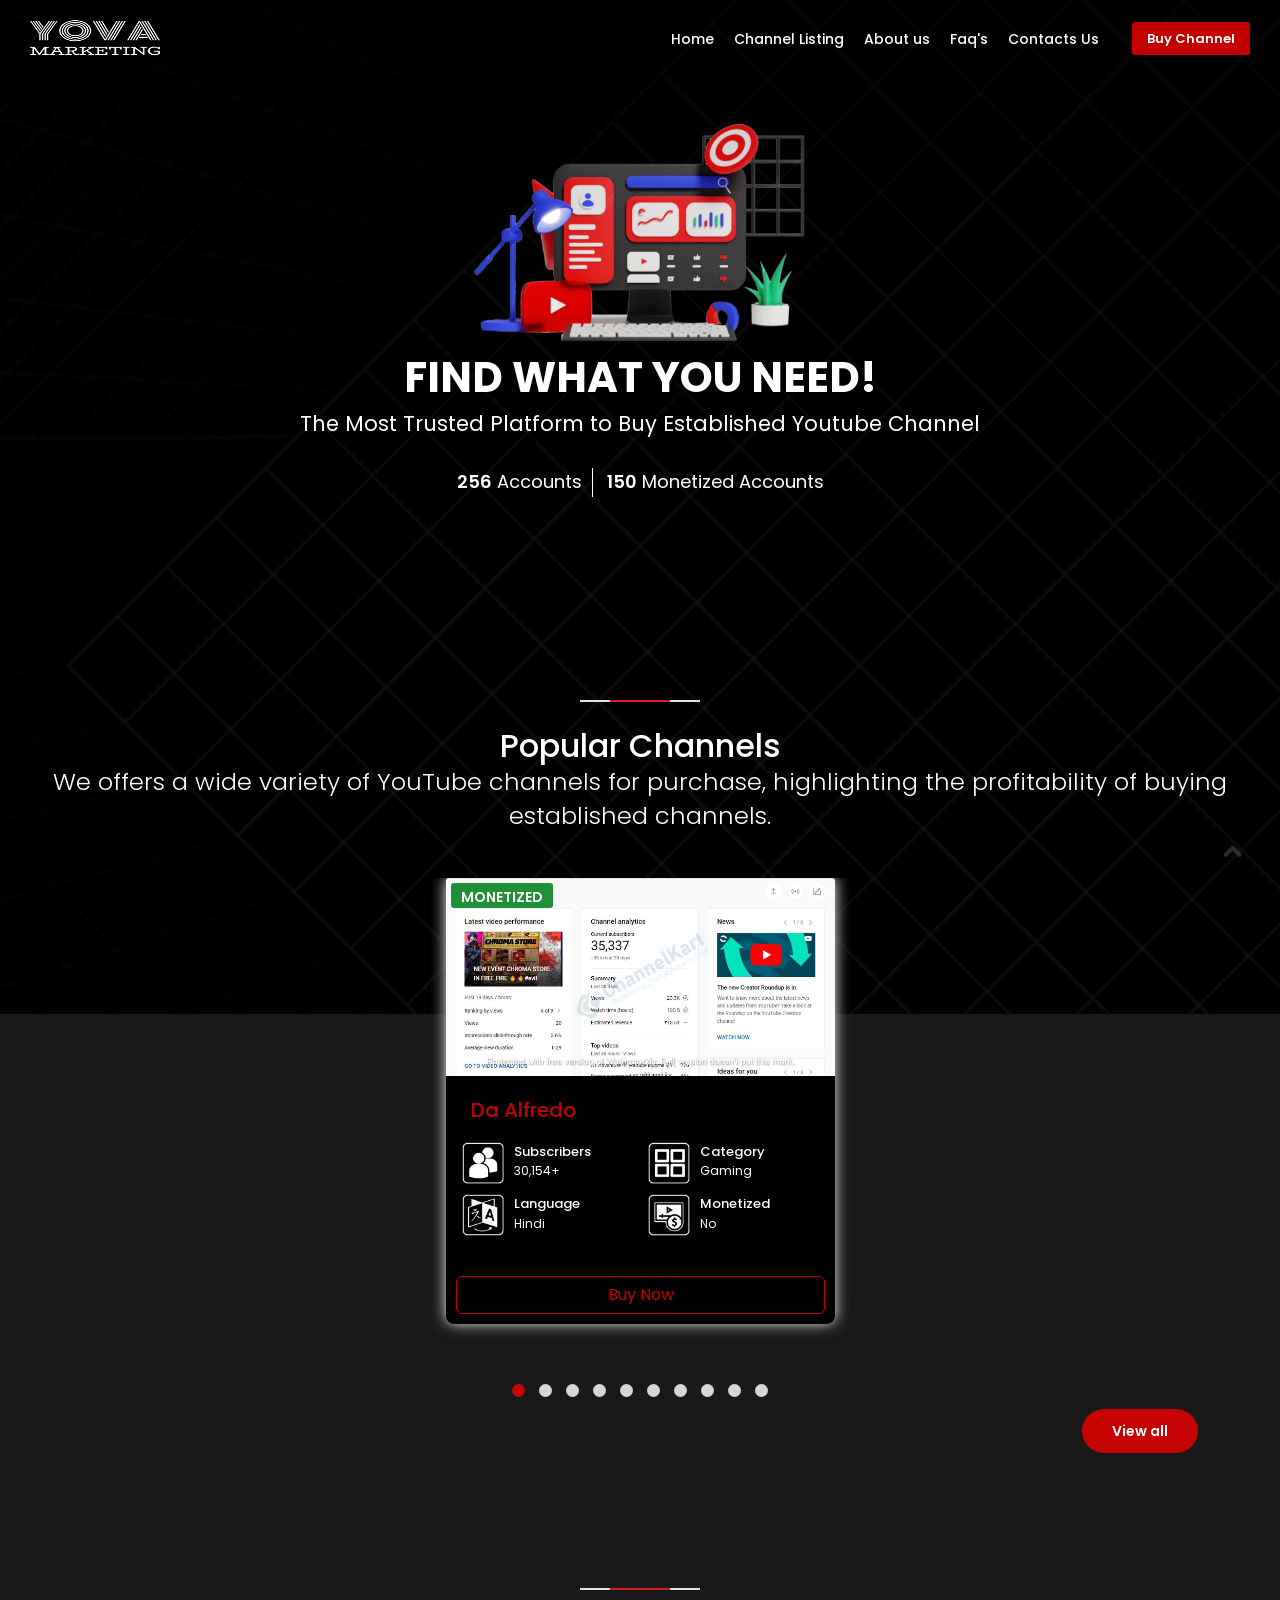
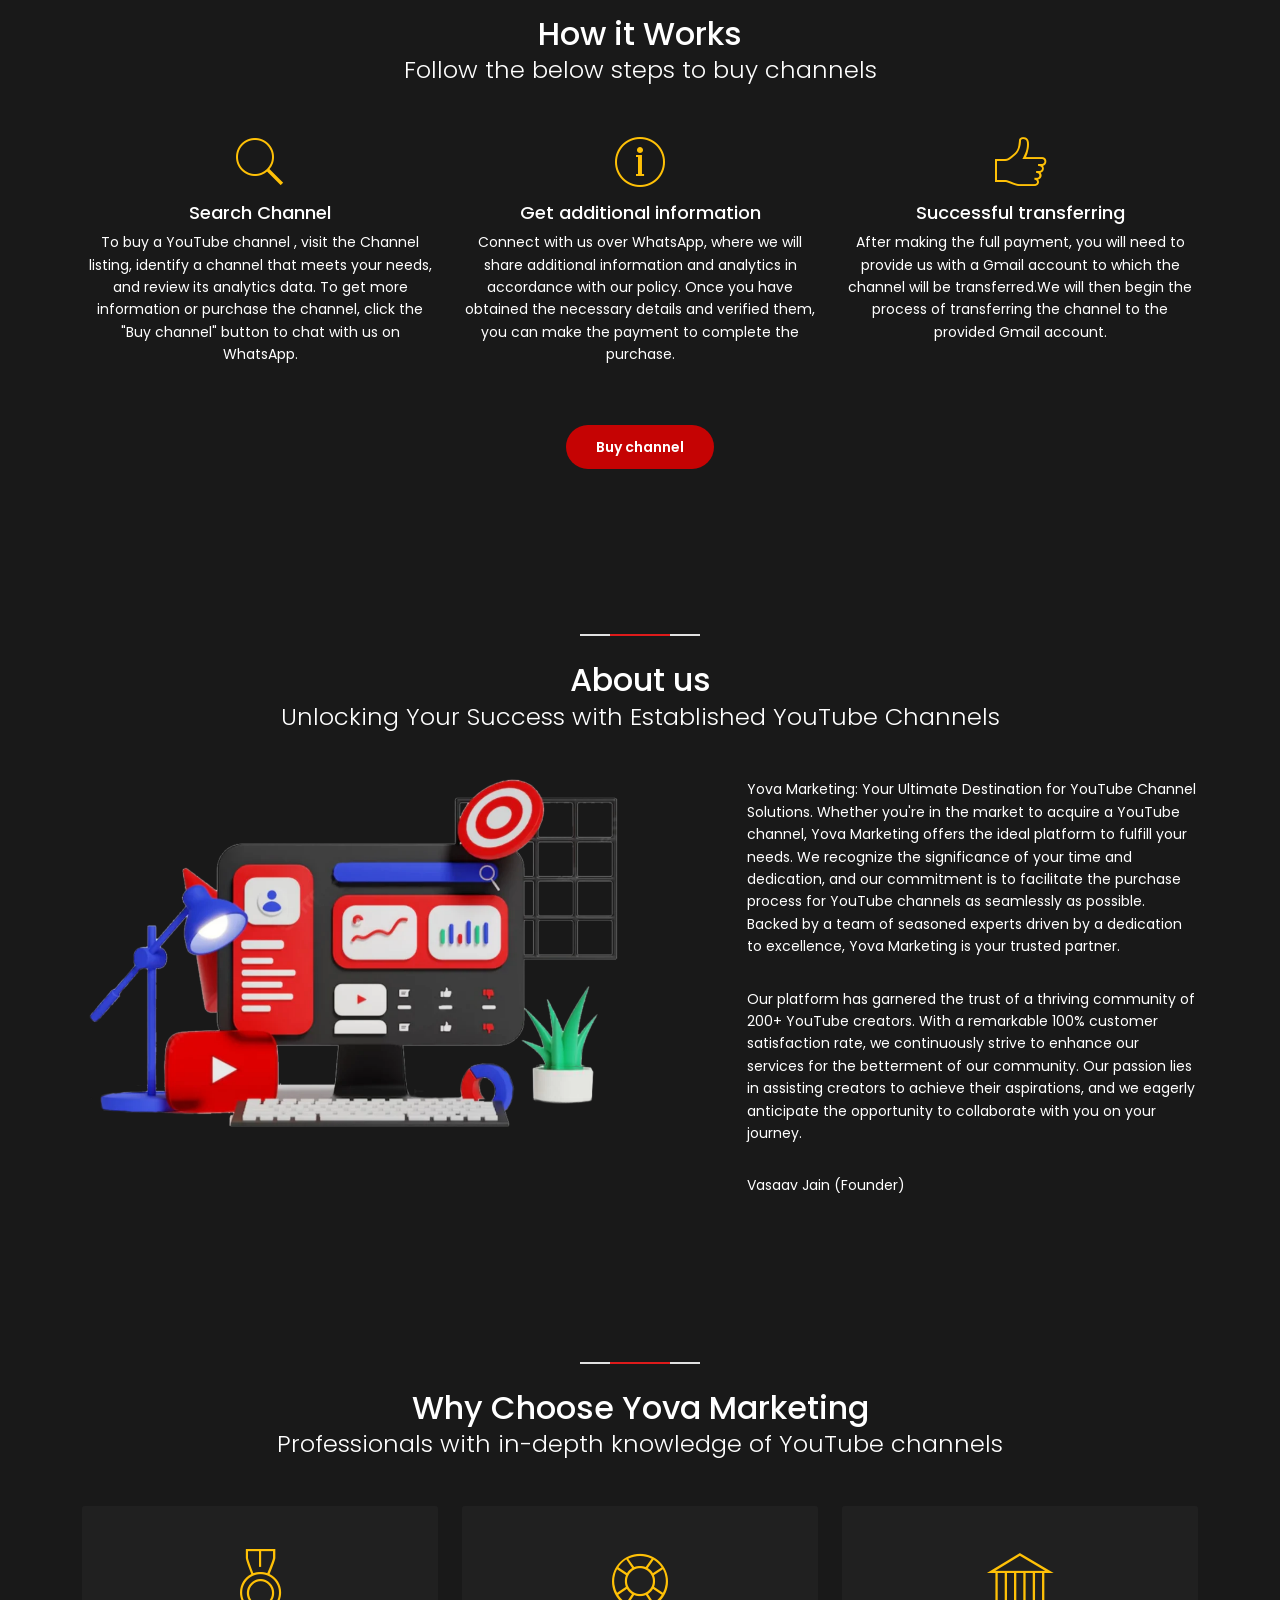
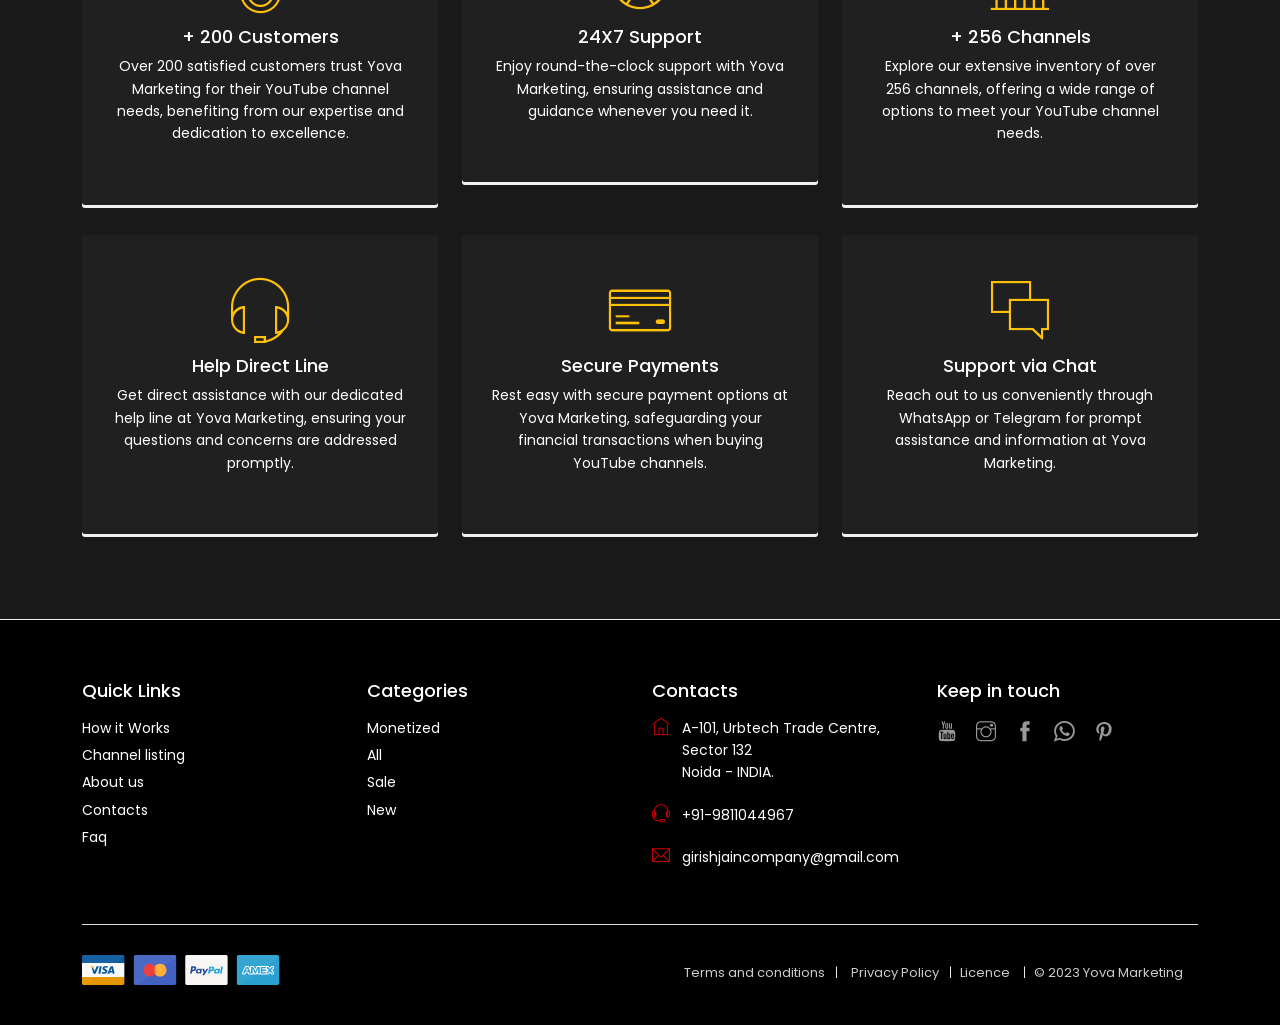
<file: index.html>
<!DOCTYPE html>
<html lang="en">
  <head>
    <meta charset="utf-8" />
    <meta name="viewport" content="width=device-width, initial-scale=1" />
    <title>
      Yova Marketing 
    </title>

    <!-- Favicons-->
    <link rel="shortcut icon" href="img/new/yova-favicon-black.png" type="image/x-icon" />
    <link
      rel="stylesheet"
      href="https://cdnjs.cloudflare.com/ajax/libs/font-awesome/4.7.0/css/font-awesome.min.css"
    />
    

    <!-- GOOGLE WEB FONT -->
    <link
      href="https://fonts.googleapis.com/css2?family=Poppins:wght@300;400;500;600;700&display=swap"
      rel="stylesheet"
    />

    <!-- BASE CSS -->
    <link href="css/bootstrap.min.css" rel="stylesheet" />
    <link href="css/style.css" rel="stylesheet" />
    <link href="css/vendors.css" rel="stylesheet" />

    <!-- YOUR CUSTOM CSS -->
    <link href="css/custom.css" rel="stylesheet" />
  </head>

  <body>
    <div id="page">
      <header class="header menu_fixed">
        <div id="logo">
          <a
            href="index.html"
            title="Yova Marketing - Directory and listings template"
          >
            <img
              src="img/yova-high-resolution-logo-white-transparent.png"
              width="130"
              height="35"
              alt=""
              class="logo_normal"
            />
            <img
              src="img/yova-high-resolution-logo-white-transparent.png"
              width="130"
              height="35"
              alt=""
              class="logo_sticky"
            />
          </a>
        </div>
        <ul id="top_menu">
          <li>
            <a
              href="https://wa.me/918447618131?text=Hello%20Yova%20Marketing!!"
              target="_blank"
              class="btn_add"
              >Buy Channel</a
            >
          </li>
        </ul>
        <!-- /top_menu -->
        <a href="#menu" class="btn_mobile">
          <div class="hamburger hamburger--spin" id="hamburger">
            <div class="hamburger-box">
              <div class="hamburger-inner"></div>
            </div>
          </div>
        </a>
        <nav id="menu" class="main-menu">
          <ul>
            <li>
              <span><a href="">Home</a></span>
            </li>
            <li>
              <span
                ><a href="grid-listings-isotope.html"> Channel Listing</a></span
              >
            </li>
            <li>
              <span><a href="#About_us0"> About us</a></span>
            </li>
            <li>
              <span><a href="faq.html">Faq's</a></span>
            </li>
            <li>
              <span><a href="contacts-2.html">Contacts Us</a></span>
            </li>
          </ul>
        </nav>
      </header>
      <!-- /header -->

      <main>
        <section class="hero_single version_4">
          <div class="wrapper">
              <!-- <canvas class="hero-canvas" width="1920" height="1080"></canvas> -->
            <div class="container">
              <h3>Find what you need!</h3>
              <p>
                The Most Trusted Platform to Buy Established Youtube Channel
              </p>
              <ul class="counter">
                <li><strong>256</strong> Accounts</li>
                <li><strong>150</strong> Monetized Accounts</li>
              </ul>
            </div>
            <div class="main_img">
              <img class="minimg" src="./img/new/main1.webp" alt="" />
            </div>
          </div>
        </section>
        <!-- /hero_single -->

        <div class="container-fluid margin_80_55">
          
          <div class="main_title_2">
            <span><em></em></span>
            <h2>Popular Channels</h2>
            <p>
              We offers a wide variety of YouTube channels for purchase,
              highlighting the profitability of buying established channels.
            </p>
          </div>
          <div id="reccomended" class="owl-carousel owl-theme">
            <div class="item">
              <div class="strip grid">
                <figure>
                  <img
                    src="img/new/img.jpg"
                    class="img-fluid"
                    alt=""
                    width="400"
                    height="266"
                  />
                  <small>Monetized</small>
                </figure>
                <div class="wrapper">
                  <h3><a href="detail-restaurant.html">Da Alfredo</a></h3>
                </div>
                <div class="main_points">
                  <div class="pts">
                    <img src="img/new//card1.webp" />
                    <span>
                      <h4>Subscribers</h4>
                      <p>30,154+</p>
                    </span>
                  </div>
                  <div class="pts">
                    <img src="img/new/car4.webp" />
                    <span>
                      <h4>Category</h4>
                      <p>Gaming</p>
                    </span>
                  </div>
                  <div class="pts">
                    <img src="img/new/car2.webp" />
                    <span>
                      <h4>Language</h4>
                      <p>Hindi</p>
                    </span>
                  </div>
                  <div class="pts">
                    <img src="img/new/car3.webp" />
                    <span>
                      <h4>Monetized</h4>
                      <p>No</p>
                    </span>
                  </div>
                </div>
                <div class="card_butt">
                  <a href="" class="btn btn-outline-success">Buy Now</a>
                </div>
              </div>
            </div>
            <!-- /item -->
            <div class="item">
              <div class="strip grid">
                <figure>
                  <img
                    src="img/new/img.jpg"
                    class="img-fluid"
                    alt=""
                    width="400"
                    height="266"
                  />
                  <small>New</small>
                </figure>
                <div class="wrapper">
                  <h3><a href="detail-restaurant.html">Da Alfredo</a></h3>
                </div>
                <div class="main_points">
                  <div class="pts">
                    <img src="img/new//card1.webp" />
                    <span>
                      <h4>Subscribers</h4>
                      <p>30,154+</p>
                    </span>
                  </div>
                  <div class="pts">
                    <img src="img/new/car4.webp" />
                    <span>
                      <h4>Category</h4>
                      <p>Gaming</p>
                    </span>
                  </div>
                  <div class="pts">
                    <img src="img/new/car2.webp" />
                    <span>
                      <h4>Language</h4>
                      <p>Hindi</p>
                    </span>
                  </div>
                  <div class="pts">
                    <img src="img/new/car3.webp" />
                    <span>
                      <h4>Monetized</h4>
                      <p>No</p>
                    </span>
                  </div>
                </div>
                <div class="card_butt">
                  <a href="" class="btn btn-outline-success">Buy Now</a>
                </div>
              </div>
            </div>
            <!-- /item -->
            <div class="item">
              <div class="strip grid">
                <figure>
                  <img
                    src="img/new/img.jpg"
                    class="img-fluid"
                    alt=""
                    width="400"
                    height="266"
                  />
                  <small>Monetized</small>
                </figure>
                <div class="wrapper">
                  <h3><a href="detail-restaurant.html">Da Alfredo</a></h3>
                </div>
                <div class="main_points">
                  <div class="pts">
                    <img src="img/new//card1.webp" />
                    <span>
                      <h4>Subscribers</h4>
                      <p>30,154+</p>
                    </span>
                  </div>
                  <div class="pts">
                    <img src="img/new/car4.webp" />
                    <span>
                      <h4>Category</h4>
                      <p>Gaming</p>
                    </span>
                  </div>
                  <div class="pts">
                    <img src="img/new/car2.webp" />
                    <span>
                      <h4>Language</h4>
                      <p>Hindi</p>
                    </span>
                  </div>
                  <div class="pts">
                    <img src="img/new/car3.webp" />
                    <span>
                      <h4>Monetized</h4>
                      <p>No</p>
                    </span>
                  </div>
                </div>
                <div class="card_butt">
                  <a href="" class="btn btn-outline-success">Buy Now</a>
                </div>
              </div>
            </div>
            <!-- /item -->
            <div class="item">
              <div class="strip grid">
                <figure>
                  <img
                    src="img/new/img.jpg"
                    class="img-fluid"
                    alt=""
                    width="400"
                    height="266"
                  />
                  <small>Monetized</small>
                </figure>
                <div class="wrapper">
                  <h3><a href="detail-restaurant.html">Da Alfredo</a></h3>
                </div>
                <div class="main_points">
                  <div class="pts">
                    <img src="img/new//card1.webp" />
                    <span>
                      <h4>Subscribers</h4>
                      <p>30,154+</p>
                    </span>
                  </div>
                  <div class="pts">
                    <img src="img/new/car4.webp" />
                    <span>
                      <h4>Category</h4>
                      <p>Gaming</p>
                    </span>
                  </div>
                  <div class="pts">
                    <img src="img/new/car2.webp" />
                    <span>
                      <h4>Language</h4>
                      <p>Hindi</p>
                    </span>
                  </div>
                  <div class="pts">
                    <img src="img/new/car3.webp" />
                    <span>
                      <h4>Monetized</h4>
                      <p>No</p>
                    </span>
                  </div>
                </div>
                <div class="card_butt">
                  <a href="" class="btn btn-outline-success">Buy Now</a>
                </div>
              </div>
            </div>
            <!-- /item -->
            <div class="item">
              <div class="strip grid">
                <figure>
                  <img
                    src="img/new/img.jpg"
                    class="img-fluid"
                    alt=""
                    width="400"
                    height="266"
                  />
                  <small>Monetized</small>
                </figure>
                <div class="wrapper">
                  <h3><a href="detail-restaurant.html">Da Alfredo</a></h3>
                </div>
                <div class="main_points">
                  <div class="pts">
                    <img src="img/new//card1.webp" />
                    <span>
                      <h4>Subscribers</h4>
                      <p>30,154+</p>
                    </span>
                  </div>
                  <div class="pts">
                    <img src="img/new/car4.webp" />
                    <span>
                      <h4>Category</h4>
                      <p>Gaming</p>
                    </span>
                  </div>
                  <div class="pts">
                    <img src="img/new/car2.webp" />
                    <span>
                      <h4>Language</h4>
                      <p>Hindi</p>
                    </span>
                  </div>
                  <div class="pts">
                    <img src="img/new/car3.webp" />
                    <span>
                      <h4>Monetized</h4>
                      <p>No</p>
                    </span>
                  </div>
                </div>
                <div class="card_butt">
                  <a href="" class="btn btn-outline-success">Buy Now</a>
                </div>
              </div>
            </div>
            <!-- /item -->
            <div class="item">
              <div class="strip grid">
                <figure>
                  <img
                    src="img/new/img.jpg"
                    class="img-fluid"
                    alt=""
                    width="400"
                    height="266"
                  />
                  <small>Monetized</small>
                </figure>
                <div class="wrapper">
                  <h3><a href="detail-restaurant.html">Da Alfredo</a></h3>
                </div>
                <div class="main_points">
                  <div class="pts">
                    <img src="img/new//card1.webp" />
                    <span>
                      <h4>Subscribers</h4>
                      <p>30,154+</p>
                    </span>
                  </div>
                  <div class="pts">
                    <img src="img/new/car4.webp" />
                    <span>
                      <h4>Category</h4>
                      <p>Gaming</p>
                    </span>
                  </div>
                  <div class="pts">
                    <img src="img/new/car2.webp" />
                    <span>
                      <h4>Language</h4>
                      <p>Hindi</p>
                    </span>
                  </div>
                  <div class="pts">
                    <img src="img/new/car3.webp" />
                    <span>
                      <h4>Monetized</h4>
                      <p>No</p>
                    </span>
                  </div>
                </div>
                <div class="card_butt">
                  <a href="" class="btn btn-outline-success">Buy Now</a>
                </div>
              </div>
            </div>
            <!-- /item -->
            <div class="item">
              <div class="strip grid">
                <figure>
                  <img
                    src="img/new/img.jpg"
                    class="img-fluid"
                    alt=""
                    width="400"
                    height="266"
                  />
                  <small>Monetized</small>
                </figure>
                <div class="wrapper">
                  <h3><a href="detail-restaurant.html">Da Alfredo</a></h3>
                </div>
                <div class="main_points">
                  <div class="pts">
                    <img src="img/new//card1.webp" />
                    <span>
                      <h4>Subscribers</h4>
                      <p>30,154+</p>
                    </span>
                  </div>
                  <div class="pts">
                    <img src="img/new/car4.webp" />
                    <span>
                      <h4>Category</h4>
                      <p>Gaming</p>
                    </span>
                  </div>
                  <div class="pts">
                    <img src="img/new/car2.webp" />
                    <span>
                      <h4>Language</h4>
                      <p>Hindi</p>
                    </span>
                  </div>
                  <div class="pts">
                    <img src="img/new/car3.webp" />
                    <span>
                      <h4>Monetized</h4>
                      <p>No</p>
                    </span>
                  </div>
                </div>
                <div class="card_butt">
                  <a href="" class="btn btn-outline-success">Buy Now</a>
                </div>
              </div>
            </div>
            <!-- /item -->
            <div class="item">
              <div class="strip grid">
                <figure>
                  <img
                    src="img/new/img.jpg"
                    class="img-fluid"
                    alt=""
                    width="400"
                    height="266"
                  />
                  <small>Monetized</small>
                </figure>
                <div class="wrapper">
                  <h3><a href="detail-restaurant.html">Da Alfredo</a></h3>
                </div>
                <div class="main_points">
                  <div class="pts">
                    <img src="img/new//card1.webp" />
                    <span>
                      <h4>Subscribers</h4>
                      <p>30,154+</p>
                    </span>
                  </div>
                  <div class="pts">
                    <img src="img/new/car4.webp" />
                    <span>
                      <h4>Category</h4>
                      <p>Gaming</p>
                    </span>
                  </div>
                  <div class="pts">
                    <img src="img/new/car2.webp" />
                    <span>
                      <h4>Language</h4>
                      <p>Hindi</p>
                    </span>
                  </div>
                  <div class="pts">
                    <img src="img/new/car3.webp" />
                    <span>
                      <h4>Monetized</h4>
                      <p>No</p>
                    </span>
                  </div>
                </div>
                <div class="card_butt">
                  <a href="" class="btn btn-outline-success">Buy Now</a>
                </div>
              </div>
            </div>
            <!-- /item -->
            <div class="item">
              <div class="strip grid">
                <figure>
                  <img
                    src="img/new/img.jpg"
                    class="img-fluid"
                    alt=""
                    width="400"
                    height="266"
                  />
                  <small>Monetized</small>
                </figure>
                <div class="wrapper">
                  <h3><a href="detail-restaurant.html">Da Alfredo</a></h3>
                </div>
                <div class="main_points">
                  <div class="pts">
                    <img src="img/new//card1.webp" />
                    <span>
                      <h4>Subscribers</h4>
                      <p>30,154+</p>
                    </span>
                  </div>
                  <div class="pts">
                    <img src="img/new/car4.webp" />
                    <span>
                      <h4>Category</h4>
                      <p>Gaming</p>
                    </span>
                  </div>
                  <div class="pts">
                    <img src="img/new/car2.webp" />
                    <span>
                      <h4>Language</h4>
                      <p>Hindi</p>
                    </span>
                  </div>
                  <div class="pts">
                    <img src="img/new/car3.webp" />
                    <span>
                      <h4>Monetized</h4>
                      <p>No</p>
                    </span>
                  </div>
                </div>
                <div class="card_butt">
                  <a href="" class="btn btn-outline-success">Buy Now</a>
                </div>
              </div>
            </div>
            <!-- /item -->
            <div class="item">
              <div class="strip grid">
                <figure>
                  <img
                    src="img/new/img.jpg"
                    class="img-fluid"
                    alt=""
                    width="400"
                    height="266"
                  />
                  <small>Sale</small>
                </figure>
                <div class="wrapper">
                  <h3><a href="detail-restaurant.html">Da Alfredo</a></h3>
                </div>
                <div class="main_points">
                  <div class="pts">
                    <img src="img/new//card1.webp" />
                    <span>
                      <h4>Subscribers</h4>
                      <p>30,154+</p>
                    </span>
                  </div>
                  <div class="pts">
                    <img src="img/new/car4.webp" />
                    <span>
                      <h4>Category</h4>
                      <p>Gaming</p>
                      mo
                    </span>
                  </div>
                  <div class="pts">
                    <img src="img/new/car2.webp" />
                    <span>
                      <h4>Language</h4>
                      <p>Hindi</p>
                    </span>
                  </div>
                  <div class="pts">
                    <img src="img/new/car3.webp" />
                    <span>
                      <h4>Monetized</h4>
                      <p>No</p>
                    </span>
                  </div>
                </div>
                <div class="card_butt">
                  <a href="" class="btn btn-outline-success">Buy Now</a>
                </div>
              </div>
            </div>
            <!-- /item -->
          </div>
          <!-- /carousel -->
          <div class="container">
            <div class="btn_home_align">
              <a href="grid-listings-isotope.html" class="btn_1 rounded"
                >View all</a
              >
            </div>
          </div>
          <!-- /container -->
        </div>
        <div id="How_it_works" class="call_section image_bg">
          <div class="wrapper">
            <div class="container margin_80_55">
              <div class="main_title_2">
                <span><em></em></span>
                <h2>How it Works</h2>
                <p>Follow the below steps to buy channels</p>
              </div>
              <div class="row">
                <div class="col-md-4">
                  <div class="box_how wow">
                    <i class="pe-7s-search"></i>
                    <h3>Search Channel</h3>
                    <p>
                      To buy a YouTube channel , visit the Channel listing,
                      identify a channel that meets your needs, and review its
                      analytics data. To get more information or purchase the
                      channel, click the "Buy channel" button to chat with us on
                      WhatsApp.
                    </p>
                    <span></span>
                  </div>
                </div>
                <div class="col-md-4">
                  <div class="box_how">
                    <i class="pe-7s-info"></i>
                    <h3>Get additional information</h3>
                    <p>
                      Connect with us over WhatsApp, where we will share
                      additional information and analytics in accordance with
                      our policy. Once you have obtained the necessary details
                      and verified them, you can make the payment to complete
                      the purchase.
                    </p>
                    <span></span>
                  </div>
                </div>
                <div class="col-md-4">
                  <div class="box_how">
                    <i class="pe-7s-like2"></i>
                    <h3>Successful transferring</h3>
                    <p>
                      After making the full payment, you will need to provide us
                      with a Gmail account to which the channel will be
                      transferred.We will then begin the process of transferring
                      the channel to the provided Gmail account.
                    </p>
                  </div>
                </div>
              </div>
              <!-- /row -->
              <p
                class="text-center add_top_30 wow bounceIn"
                data-wow-delay="0.5"
              >
                <a href="register.html" class="btn_1 rounded">Buy channel</a>
              </p>
            </div>
             <!-- <canvas class="hero-canvas" width="1920" height="1080"></canvas> -->
          </div>
          <!-- /wrapper -->
        </div>
        <!-- /container -->
        <div id="About_us0" class="bg_color_1">
          
          <div class="container margin_80_55">
            <div class="main_title_2">
              <span><em></em></span>
              <h2>About us</h2>
              <p>Unlocking Your Success with Established YouTube Channels</p>
            </div>
            <div class="row justify-content-between">
              <div class="col-lg-6 wow" data-wow-offset="150">
                <figure class="block-reveal">
                  <div class="block-horizzontal"></div>
                  <img src="img/new//main1.webp" class="img-fluid" alt="" />
                </figure>
              </div>
              <div class="col-lg-5">
                <p>
                  Yova Marketing: Your Ultimate Destination for YouTube Channel
                  Solutions. Whether you're in the market to acquire a YouTube
                  channel, Yova Marketing offers the ideal platform to fulfill your
                  needs. We recognize the significance of your time and
                  dedication, and our commitment is to facilitate the purchase
                  process for YouTube channels as seamlessly as possible. Backed
                  by a team of seasoned experts driven by a dedication to
                  excellence, Yova Marketing is your trusted partner.
                </p>
                <p>
                  Our platform has garnered the trust of a thriving community of
                  200+ YouTube creators. With a remarkable 100% customer
                  satisfaction rate, we continuously strive to enhance our
                  services for the betterment of our community. Our passion lies
                  in assisting creators to achieve their aspirations, and we
                  eagerly anticipate the opportunity to collaborate with you on
                  your journey.
                </p>
                <p>Vasaav Jain (Founder)</p>
              </div>
            </div>
            <!--/row-->
          </div>
          
          <!--/container-->
        </div>
        <div class="black_design">
          <div class="container margin_80_55">
            
            <div class="main_title_2">
              <span><em></em></span>
              <h2>Why Choose Yova Marketing</h2>
              <p>Professionals with in-depth knowledge of YouTube channels</p>
            </div>
            <div class="row">
              <div class="col-lg-4 col-md-6">
                <a class="box_feat" href="#0">
                  <i class="pe-7s-medal"></i>
                  <h3>+ 200 Customers</h3>
                  <p>
                    Over 200 satisfied customers trust Yova Marketing for their YouTube
                    channel needs, benefiting from our expertise and dedication to
                    excellence.
                  </p>
                </a>
              </div>
              <div class="col-lg-4 col-md-6">
                <a class="box_feat" href="#0">
                  <i class="pe-7s-help2"></i>
                  <h3>24X7 Support</h3>
                  <p>
                    Enjoy round-the-clock support with Yova Marketing, ensuring
                    assistance and guidance whenever you need it.
                  </p>
                </a>
              </div>
              <div class="col-lg-4 col-md-6">
                <a class="box_feat" href="#0">
                  <i class="pe-7s-culture"></i>
                  <h3>+ 256 Channels</h3>
                  <p>
                    Explore our extensive inventory of over 256 channels, offering
                    a wide range of options to meet your YouTube channel needs.
                  </p>
                </a>
              </div>
              <div class="col-lg-4 col-md-6">
                <a class="box_feat" href="#0">
                  <i class="pe-7s-headphones"></i>
                  <h3>Help Direct Line</h3>
                  <p>
                    Get direct assistance with our dedicated help line at Yova Marketing,
                    ensuring your questions and concerns are addressed promptly.
                  </p>
                </a>
              </div>
              <div class="col-lg-4 col-md-6">
                <a class="box_feat" href="#0">
                  <i class="pe-7s-credit"></i>
                  <h3>Secure Payments</h3>
                  <p>
                    Rest easy with secure payment options at Yova Marketing, safeguarding
                    your financial transactions when buying YouTube channels.
                  </p>
                </a>
              </div>
              <div class="col-lg-4 col-md-6">
                <a class="box_feat" href="#0">
                  <i class="pe-7s-chat"></i>
                  <h3>Support via Chat</h3>
                  <p>
                    Reach out to us conveniently through WhatsApp or Telegram for prompt
                    assistance and information at Yova Marketing.
                  </p>
                </a>
              </div>
            </div>
            <!--/row-->
          </div>
        </div>
        <!--/call_section-->
      </main>
      <!-- /main -->

      <footer class="plus_border">
        <div class="container margin_60_35">
          <div class="row">
            <div class="col-lg-3 col-md-6 col-sm-6">
              <h3 data-bs-target="#collapse_ft_1">Quick Links</h3>
              <div class="collapse dont-collapse-sm" id="collapse_ft_1">
                <ul class="links">
                  <li><a href="#How_it_works">How it Works</a></li>
                  <li>
                    <a href="/grid-listings-isotope.html">Channel listing</a>
                  </li>
                  <li><a href="#About_us0">About us</a></li>
                  <li><a href="contacts-2.html">Contacts</a></li>
                  <li><a href="/faq.html">Faq</a></li>
                </ul>
              </div>
            </div>
            <div class="col-lg-3 col-md-6 col-sm-6">
              <h3 data-bs-target="#collapse_ft_2">Categories</h3>
              <div class="collapse dont-collapse-sm" id="collapse_ft_2">
                <ul class="links">
                  <li><a href="grid-listings-isotope.html">Monetized</a></li>
                  <li><a href="grid-listings-isotope.html">All</a></li>
                  <li><a href="grid-listings-isotope.html">Sale</a></li>
                  <li><a href="grid-listings-isotope.html">New</a></li>
                  <!-- <li><a href="#0">Hotels</a></li> -->
                  <!-- <li><a href="#0">Events</a></li> -->
                  <!-- <li><a href="#0">Fitness</a></li> -->
                </ul>
              </div>
            </div>
            <div class="col-lg-3 col-md-6 col-sm-6">
              <h3 data-bs-target="#collapse_ft_3">Contacts</h3>
              <div class="collapse dont-collapse-sm" id="collapse_ft_3">
                <ul class="contacts">
                  <li>
                    <i class="ti-home"></i>A-101, Urbtech Trade Centre, Sector 132<br />Noida -
                    INDIA.  
                  </li>
                  <li>
                    <i class="ti-headphone-alt"></i
                    ><a href="tel:+919811044967">+91-9811044967</a>
                  </li>
                  <li>
                    <i class="ti-email"></i
                    ><a href="mailto:girishjaincompany@gmail.com"
                      >girishjaincompany@gmail.com</a
                    >
                  </li>
                </ul>
              </div>
            </div>
            <div class="col-lg-3 col-md-6 col-sm-6">
              <h3 data-bs-target="#collapse_ft_4">Keep in touch</h3>
              <div class="collapse dont-collapse-sm" id="collapse_ft_4">
                <div class="follow_us">
                  <ul>
                    <li>
                      <a href="#0"><i class="ti-youtube"></i></a>
                    </li>
                    <li>
                      <a href="#0"><i class="ti-instagram"></i></a>
                    </li>
                    <li>
                      <a href="#0"><i class="ti-facebook"></i></a>
                    </li>
                    <li>
                      <a href="https://wa.me/918447618131?text=Hello%20Yova%20Marketing!!"
                      target="_blank"><i class="fa fa-whatsapp" style="font-size:24px"></i></i></a>
                    </li>
                    <li>
                      <a href="#0"><i class="ti-pinterest"></i></a>
                    </li>
                  </ul>
                </div>
              </div>
            </div>
          </div>
          <!-- /row-->
          <hr />
          <div class="row">
            <div class="col-lg-6">
              <ul id="footer-selector">
                <li><img src="img/cards_all.svg" alt="" /></li>
              </ul>
            </div>
            <div class="col-lg-6">
              <ul id="additional_links">
                <li><a href="/terms&condition.html" target="_blank">Terms and conditions</a></li>
                <li><a href="private_policy.html" target="_blank">Privacy Policy</a></li>
                <li>
                  <a
                    href="./assets/license_certificate_KSA9ME4BPJ.txt"
                    target="_blank"
                    >Licence</a
                  >
                </li>
                <li><span>© 2023 Yova Marketing</span></li>
              </ul>
            </div>
          </div>
        </div>
      </footer>
      <!--/footer-->
    </div>
    <!-- page -->

    <div id="toTop"></div>
    <!-- Back to top button -->

    <!-- COMMON SCRIPTS -->
    <script src="js/common_scripts.js"></script>
    <script src="js/functions.js"></script>
    <script src="assets/validate.js"></script>
    <script src="js/animated_canvas_min.js"></script>
  </body>
</html>
</file>
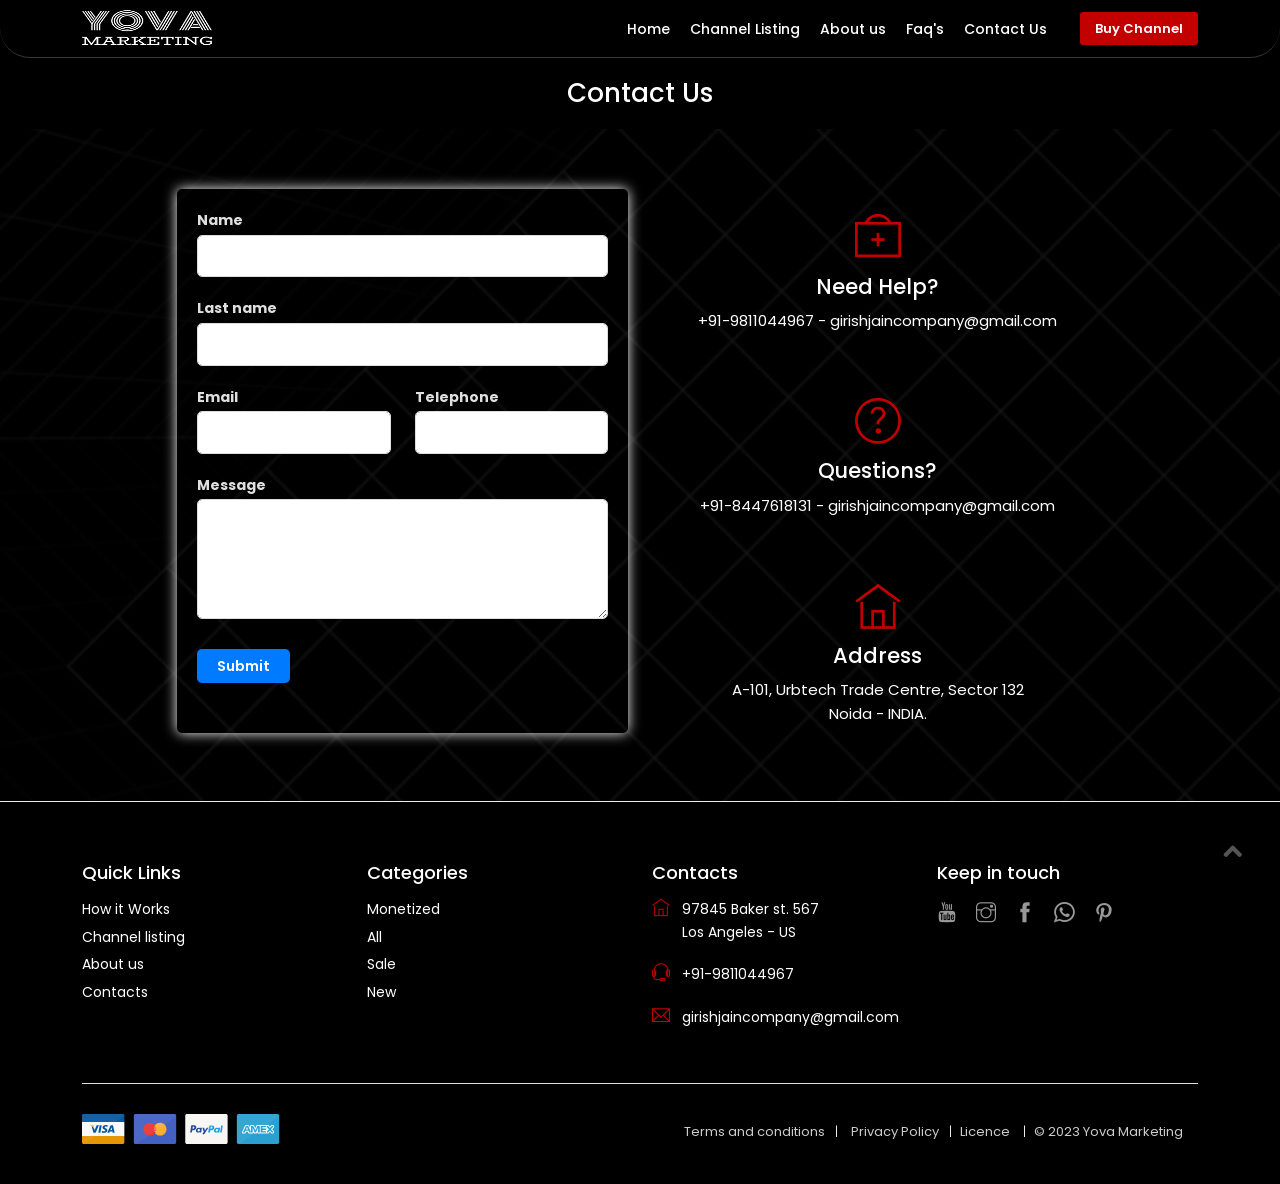
<file: contacts-2.html>
<!DOCTYPE html>
<html lang="en">
  <head>
    <meta charset="utf-8" />
    <meta name="viewport" content="width=device-width, initial-scale=1" />
    <meta
      name="description"
      content="Yova Marketing "
    />
    <title>
      Yova Marketing 
    </title>

    <!-- Favicons-->
    <link rel="shortcut icon" href="img/new/yova-favicon-black.png" type="image/x-icon" />
    <link
      rel="stylesheet"
      href="https://cdnjs.cloudflare.com/ajax/libs/font-awesome/4.7.0/css/font-awesome.min.css"
    />
    

    <!-- GOOGLE WEB FONT -->
    <link
      href="https://fonts.googleapis.com/css2?family=Poppins:wght@300;400;500;600;700&display=swap"
      rel="stylesheet"
    />

    <!-- BASE CSS -->
    <link href="css/bootstrap.min.css" rel="stylesheet" />
    <link href="css/style.css" rel="stylesheet" />
    <link href="css/vendors.css" rel="stylesheet" />

    <!-- YOUR CUSTOM CSS -->
    <link href="css/custom.css" rel="stylesheet" />
  </head>

  <body>
    <div class="bg_cont1">
      <div id="page">
        <header class="header_in is_sticky menu_fixed">
          <div class="container">
            <div class="row">
              <div class="col-lg-3 col-12">
                <div id="logo">
                  <a href="index.html">
                    <img
                      src="img/yova-high-resolution-logo-white-transparent.png"
                      width="130"
                      height="35"
                      alt=""
                      class="logo_sticky"
                    />
                  </a>
                </div>
              </div>
              <div class="col-lg-9 col-12">
                <ul id="top_menu">
                  <li>
                    <a
                      href="https://wa.me/918447618131?text=Hello%20Yova%20Marketing!!"
                      target="_blank"
                      class="btn_add"
                      >Buy Channel</a
                    >
                  </li>
                </ul>
                <!-- /top_menu -->
                <a href="#menu" class="btn_mobile">
                  <div class="hamburger hamburger--spin" id="hamburger">
                    <div class="hamburger-box">
                      <div class="hamburger-inner"></div>
                    </div>
                  </div>
                </a>
                <nav id="menu" class="main-menu">
                  <ul>
                    <li>
                      <span><a href="index.html">Home</a></span>
                    </li>
                    <li>
                      <span
                        ><a href="grid-listings-isotope.html">
                          Channel Listing</a
                        ></span
                      >
                    </li>
                    <li>
                      <span><a href="index.html#About_us0"> About us</a></span>
                    </li>
                    <li>
                      <span><a href="faq.html">Faq's</a></span>
                    </li>
                    <li>
                      <span><a href="contacts-2.html">Contact Us</a></span>
                    </li>
                  </ul>
                </nav>
              </div>
            </div>
            <!-- /row -->
          </div>
          <!-- /container -->
        </header>
        <!-- /header -->
  
        <div class="sub_header_in sticky_header">
          <div class="container">
            <h1>Contact Us</h1>
          </div>
          <!-- /container -->
        </div>
        <!-- /sub_header -->
  
        <main>
          <!-- /map -->
          <div class="container margin_60_35">
            <div class="row justify-content-center">
              <div class="col-xl-5 col-lg-6 pr-xl-5">
                <div id="message-contact"></div>
                <form
                  method="post"
                  action="assets/contact.php"
                  id="contactform"
                  autocomplete="off"
                >
                  <!-- <div class="main_title_3">
                <span></span>
                <h2>Send us a message</h2>
                <p>Cum doctus civibus efficiantur in imperdiet.</p>
              </div> -->
                  <div class="form-group">
                    <label>Name</label>
                    <input
                      class="form-control"
                      type="text"
                      id="name_contact"
                      name="name_contact"
                    />
                  </div>
                  <div class="form-group">
                    <label>Last name</label>
                    <input
                      class="form-control"
                      type="text"
                      id="lastname_contact"
                      name="lastname_contact"
                    />
                  </div>
                  <div class="row">
                    <div class="col-md-6">
                      <div class="form-group">
                        <label>Email</label>
                        <input
                          class="form-control"
                          type="email"
                          id="email_contact"
                          name="email_contact"
                        />
                      </div>
                    </div>
                    <div class="col-md-6">
                      <div class="form-group">
                        <label>Telephone</label>
                        <input
                          class="form-control"
                          type="text"
                          id="phone_contact"
                          name="phone_contact"
                        />
                      </div>
                    </div>
                  </div>
                  <!-- /row -->
                  <div class="form-group">
                    <label>Message</label>
                    <textarea
                      class="form-control"
                      id="message_contact"
                      name="message_contact"
                      style="height: 120px"
                    ></textarea>
                  </div>
                  <!-- <div class="row">
                <div class="col-md-6">
                  <div class="form-group">
                    <label>Are you human? 3 + 1 =</label>
                    <input class="form-control" type="text" id="verify_contact" name="verify_contact">
                  </div>
                </div>
              </div> -->
                  <p class="add_top_30">
                    <input
                      type="submit"
                      value="Submit"
                      class="btn_1"
                      id="submit-contact"
                    />
                  </p>
                </form>
              </div>
              <div class="col-xl-5 col-lg-6 pl-xl-5">
                <div class="box_contacts">
                  <i class="ti-support"></i>
                  <h2>Need Help?</h2>
                  <a href="tel:+919811044967">+91-9811044967</a> -
                  <a href="mailto:girishjaincompany@gmail.com"
                    >girishjaincompany@gmail.com</a
                  >
                </div>
                <div class="box_contacts">
                  <i class="ti-help-alt"></i>
                  <h2>Questions?</h2>
                  <a href="tel:+91-8447618131">+91-8447618131</a> -
                  <a href="mailto:girishjaincompany@gmail.com"
                    >girishjaincompany@gmail.com</a
                  >
                </div>
                <div class="box_contacts">
                  <i class="ti-home"></i>
                  <h2>Address</h2>
                  <a href="#0"
                    >A-101, Urbtech Trade Centre, Sector 132<br />Noida -
                    INDIA.</a
                  >
                </div>
              </div>
            </div>
          </div>
          <!-- /container -->
        </main>
        <!--/main-->
  
        <footer class="plus_border">
          <div class="container margin_60_35">
            <div class="row">
              <div class="col-lg-3 col-md-6 col-sm-6">
                <h3 data-bs-target="#collapse_ft_1">Quick Links</h3>
                <div class="collapse dont-collapse-sm" id="collapse_ft_1">
                  <ul class="links">
                    <li><a href="index.html#How_it_works">How it Works</a></li>
                    <li>
                      <a href="/grid-listings-isotope.html">Channel listing</a>
                    </li>
                    <li><a href="index.html#About_us0">About us</a></li>
                    <li><a href="contacts-2.html">Contacts</a></li>
                    <!-- <li><a href="#0">Faq</a></li> -->
                  </ul>
                </div>
              </div>
              <div class="col-lg-3 col-md-6 col-sm-6">
                <h3 data-bs-target="#collapse_ft_2">Categories</h3>
                <div class="collapse dont-collapse-sm" id="collapse_ft_2">
                  <ul class="links">
                    <li><a href="grid-listings-isotope.html">Monetized</a></li>
                    <li><a href="grid-listings-isotope.html">All</a></li>
                    <li><a href="grid-listings-isotope.html">Sale</a></li>
                    <li><a href="grid-listings-isotope.html">New</a></li>
                    <!-- <li><a href="#0">Hotels</a></li> -->
                    <!-- <li><a href="#0">Events</a></li> -->
                    <!-- <li><a href="#0">Fitness</a></li> -->
                  </ul>
                </div>
              </div>
              <div class="col-lg-3 col-md-6 col-sm-6">
                <h3 data-bs-target="#collapse_ft_3">Contacts</h3>
                <div class="collapse dont-collapse-sm" id="collapse_ft_3">
                  <ul class="contacts">
                    <li>
                      <i class="ti-home"></i>97845 Baker st. 567<br />Los Angeles
                      - US
                    </li>
                    <li>
                      <i class="ti-headphone-alt"></i
                      ><a href="tel:+919811044967">+91-9811044967</a>
                    </li>
                    <li>
                      <i class="ti-email"></i
                      ><a href="mailto:girishjaincompany@gmail.com"
                        >girishjaincompany@gmail.com</a
                      >
                    </li>
                  </ul>
                </div>
              </div>
              <div class="col-lg-3 col-md-6 col-sm-6">
                <h3 data-bs-target="#collapse_ft_4">Keep in touch</h3>
                <div class="collapse dont-collapse-sm" id="collapse_ft_4">
                  <div class="follow_us">
                    <ul>
                      <li>
                        <a href="#0"><i class="ti-youtube"></i></a>
                      </li>
                      <li>
                        <a href="#0"><i class="ti-instagram"></i></a>
                      </li>
                      <li>
                        <a href="#0"><i class="ti-facebook"></i></a>
                      </li>
                      <li>
                        <a href="https://wa.me/918447618131?text=Hello%20Yova%20Marketing!!"
                        target="_blank"><i class="fa fa-whatsapp" style="font-size:24px"></i></i></a>
                      </li>
                      <li>
                        <a href="#0"><i class="ti-pinterest"></i></a>
                      </li>
                    </ul>
                  </div>
                </div>
              </div>
            </div>
            <!-- /row-->
            <hr />
            <div class="row">
              <div class="col-lg-6">
                <ul id="footer-selector">
                  <li><img src="img/cards_all.svg" alt="" /></li>
                </ul>
              </div>
              <div class="col-lg-6">
                <ul id="additional_links">
                  <li><a href="/terms&condition.html" target="_blank">Terms and conditions</a></li>
                  <li><a href="private_policy.html" target="_blank">Privacy Policy</a></li>
                  <li>
                    <a
                      href="./assets/license_certificate_KSA9ME4BPJ.txt"
                      target="_blank"
                      >Licence</a
                    >
                  </li>
                  <li><span>© 2023 Yova Marketing</span></li>
                </ul>
              </div>
            </div>
          </div>
        </footer>
      </div>
    </div>
   
    <!-- page -->

    <div id="toTop"></div>
    <!-- Back to top button -->

    <!-- COMMON SCRIPTS -->
    <script src="js/common_scripts.js"></script>
    <script src="js/functions.js"></script>
    <script src="assets/validate.js"></script>
  </body>
</html>
</file>
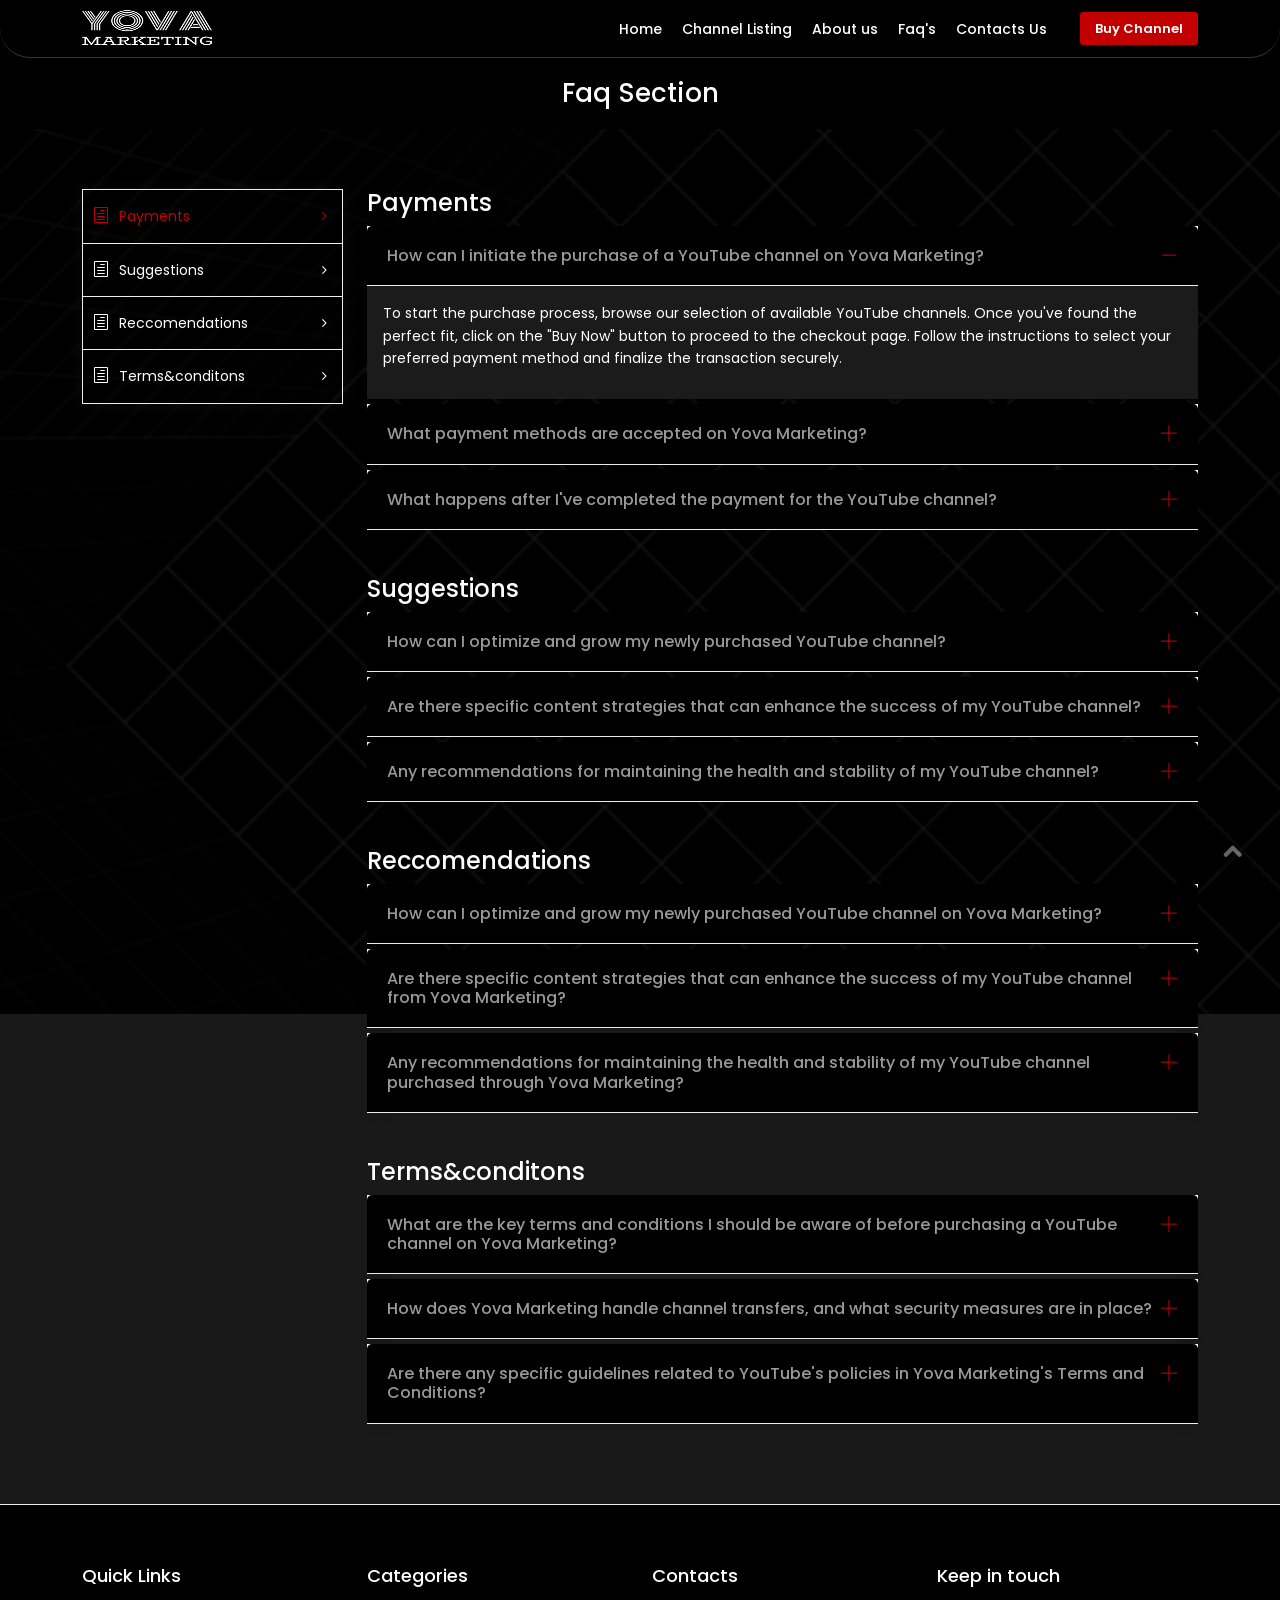
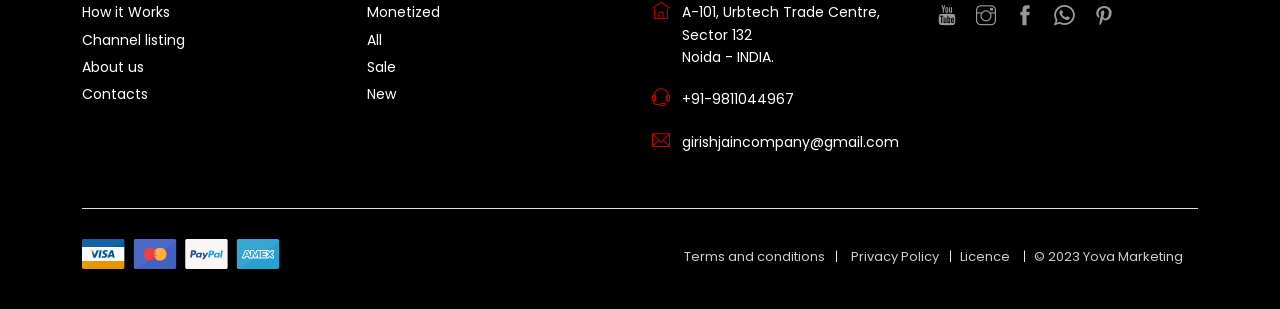
<file: faq.html>
<!DOCTYPE html>
<html lang="en">
  <head>
    <meta charset="utf-8" />
    <meta name="viewport" content="width=device-width, initial-scale=1" />
    <meta
      name="description"
      content="Yova Marketing "
    />
  
    <title>
      Yova Marketing 
    </title>

    <!-- Favicons-->
    <link rel="shortcut icon" href="img/new/yova-favicon-black.png" type="image/x-icon" />
    <!-- GOOGLE WEB FONT -->
    <link
      href="https://fonts.googleapis.com/css2?family=Poppins:wght@300;400;500;600;700&display=swap"
      rel="stylesheet"
    />
    <link
      rel="stylesheet"
      href="https://cdnjs.cloudflare.com/ajax/libs/font-awesome/4.7.0/css/font-awesome.min.css"
    />

    <!-- BASE CSS -->
    <link href="css/bootstrap.min.css" rel="stylesheet" />
    <link href="css/style.css" rel="stylesheet" />
    <link href="css/vendors.css" rel="stylesheet" />

    <!-- YOUR CUSTOM CSS -->
    <link href="css/custom.css" rel="stylesheet" />
  </head>

  <body>
    <div id="page" class="theia-exception">
      <header class="header_in is_sticky menu_fixed">
        <div class="container">
          <div class="row">
            <div class="col-lg-3 col-12">
              <div id="logo">
                <a href="index.html">
                  <img
                    src="img/yova-high-resolution-logo-white-transparent.png"
                    width="130"
                    height="35"
                    alt=""
                    class="logo_sticky"
                  />
                </a>
              </div>
            </div>
            <div class="col-lg-9 col-12">
              <ul id="top_menu">
                <li>
                  <a
                    href="https://wa.me/918447618131?text=Hello%20Yova%20Marketing!!"
                    target="_blank"
                    class="btn_add"
                    >Buy Channel</a
                  >
                </li>
              </ul>
              <!-- /top_menu -->
              <a href="#menu" class="btn_mobile">
                <div class="hamburger hamburger--spin" id="hamburger">
                  <div class="hamburger-box">
                    <div class="hamburger-inner"></div>
                  </div>
                </div>
              </a>
              <nav id="menu" class="main-menu">
                <ul>
                  <li>
                    <span><a href="index.html">Home</a></span>
                  </li>
                  <li>
                    <span
                      ><a href="grid-listings-isotope.html">
                        Channel Listing</a
                      ></span
                    >
                  </li>
                  <li>
                    <span><a href="index.html#About_us0"> About us</a></span>
                  </li>
                  <li>
                    <span><a href="faq.html">Faq's</a></span>
                  </li>
                  <li>
                    <span><a href="contacts-2.html">Contacts Us</a></span>
                  </li>
                </ul>
              </nav>
            </div>
          </div>
          <!-- /row -->
        </div>
        <!-- /container -->
      </header>
      <!-- /header -->

      <div class="sub_header_in sticky_header">
        <div class="container">
          <h1>Faq Section</h1>
        </div>
        <!-- /container -->
      </div>
      <!-- /sub_header -->

      <main>
        <div class="faqblackbg">
          <div class="container margin_60_35">
            <div class="row">
              <aside class="col-lg-3" id="faq_cat">
                <div class="box_style_cat" id="faq_box">
                  <ul id="cat_nav">
                    <li>
                      <a href="#payment" class="active"
                        ><i class="icon_document_alt"></i>Payments</a
                      >
                    </li>
                    <li>
                      <a href="#tips"
                        ><i class="icon_document_alt"></i>Suggestions</a
                      >
                    </li>
                    <li>
                      <a href="#reccomendations"
                        ><i class="icon_document_alt"></i>Reccomendations</a
                      >
                    </li>
                    <li>
                      <a href="#terms"
                        ><i class="icon_document_alt"></i>Terms&amp;conditons</a
                      >
                    </li>
                  </ul>
                </div>
                <!--/sticky -->
              </aside>
              <!--/aside -->
  
              <div class="col-lg-9" id="faq">
                <h4 class="nomargin_top">Payments</h4>
                <div
                  role="tablist"
                  class="add_bottom_45 accordion_2"
                  id="payment"
                >
                  <div class="card">
                    <div class="card-header" role="tab">
                      <h5 class="mb-0">
                        <a
                          data-bs-toggle="collapse"
                          href="#collapseOne_payment"
                          aria-expanded="true"
                          ><i class="indicator ti-minus"></i>How can I initiate the purchase of a YouTube channel on Yova Marketing?</a
                        >
                      </h5>
                    </div>
  
                    <div
                      id="collapseOne_payment"
                      class="collapse show"
                      role="tabpanel"
                      data-bs-parent="#payment"
                    >
                      <div class="card-body">
                        <p>
                          To start the purchase process, browse our selection of available YouTube channels. Once you've found the perfect fit, click on the "Buy Now" button to proceed to the checkout page. Follow the instructions to select your preferred payment method and finalize the transaction securely.
                        </p>
                      </div>
                    </div>
                  </div>
                  <!-- /card -->
                  <div class="card">
                    <div class="card-header" role="tab">
                      <h5 class="mb-0">
                        <a
                          class="collapsed"
                          data-bs-toggle="collapse"
                          href="#collapseTwo_payment"
                          aria-expanded="false"
                        >
                          <i class="indicator ti-plus"></i>What payment methods are accepted on Yova Marketing?
                        </a>
                      </h5>
                    </div>
                    <div
                      id="collapseTwo_payment"
                      class="collapse"
                      role="tabpanel"
                      data-bs-parent="#payment"
                    >
                      <div class="card-body">
                        <p>
                          We offer a variety of secure payment options to ensure convenience for our users. Currently, we accept major credit cards, PayPal, and other reliable online payment methods. Choose the one that suits you best during the checkout process.
                        </p>
                        
                      </div>
                    </div>
                  </div>
                  <!-- /card -->
                  <div class="card">
                    <div class="card-header" role="tab">
                      <h5 class="mb-0">
                        <a
                          class="collapsed"
                          data-bs-toggle="collapse"
                          href="#collapseThree_payment"
                          aria-expanded="false"
                        >
                          <i class="indicator ti-plus"></i>What happens after I've completed the payment for the YouTube channel?
                        </a>
                      </h5>
                    </div>
                    <div
                      id="collapseThree_payment"
                      class="collapse"
                      role="tabpanel"
                      data-bs-parent="#payment"
                    >
                      <div class="card-body">
                        <p>
                          Once your payment is successfully processed, you'll receive a confirmation email with detailed instructions on how to access your newly acquired YouTube channel. Our team ensures a smooth transition, and you'll be up and running in no time.
                        </p>
                      </div>
                    </div>
                  </div>
                  <!-- /card -->
                </div>
                <!-- /accordion payment -->
  
                <h4 class="nomargin_top">Suggestions</h4>
                <div role="tablist" class="add_bottom_45 accordion_2" id="tips">
                  <div class="card">
                    <div class="card-header" role="tab">
                      <h5 class="mb-0">
                        <a
                          data-bs-toggle="collapse"
                          href="#collapseOne_tips"
                          aria-expanded="true"
                          ><i class="indicator ti-plus"></i>How can I optimize and grow my newly purchased YouTube channel?</a
                        >
                      </h5>
                    </div>
  
                    <div
                      id="collapseOne_tips"
                      class="collapse"
                      role="tabpanel"
                      data-bs-parent="#tips"
                    >
                      <div class="card-body">
                        <p>
                          Congratulations on your new channel! To maximize growth, engage with your audience actively. Respond to comments, create content consistently, and utilize social media platforms to promote your videos. Building a strong online presence beyond YouTube can significantly boost your channel's visibility.
                        </p>
                      </div>
                    </div>
                  </div>
                  <!-- /card -->
                  <div class="card">
                    <div class="card-header" role="tab">
                      <h5 class="mb-0">
                        <a
                          class="collapsed"
                          data-bs-toggle="collapse"
                          href="#collapseTwo_tips"
                          aria-expanded="false"
                        >
                          <i class="indicator ti-plus"></i>Are there specific content strategies that can enhance the success of my YouTube channel?
                        </a>
                      </h5>
                    </div>
                    <div
                      id="collapseTwo_tips"
                      class="collapse"
                      role="tabpanel"
                      data-bs-parent="#tips"
                    >
                      <div class="card-body">
                        <p>
                          Absolutely! Tailor your content to your target audience's interests. Stay consistent with your upload schedule, experiment with different video formats, and pay attention to analytics to understand what resonates with your viewers. Quality content and audience engagement are key factors in channel success.
                        </p>
                      </div>
                    </div>
                  </div>
                  <!-- /card -->
                  <div class="card">
                    <div class="card-header" role="tab">
                      <h5 class="mb-0">
                        <a
                          class="collapsed"
                          data-bs-toggle="collapse"
                          href="#collapseThree_tips"
                          aria-expanded="false"
                        >
                          <i class="indicator ti-plus"></i>Any recommendations for maintaining the health and stability of my YouTube channel?
                        </a>
                      </h5>
                    </div>
                    <div
                      id="collapseThree_tips"
                      class="collapse"
                      role="tabpanel"
                      data-bs-parent="#tips"
                    >
                      <div class="card-body">
                        <p>
                          Stay informed about YouTube's policies and guidelines to ensure compliance. Regularly update your channel information, use accurate metadata, and avoid any practices that may violate YouTube's terms. Proactive management and adherence to best practices contribute to a stable and thriving YouTube channel.
                        </p>
                        
                      </div>
                    </div>
                  </div>
                  <!-- /card -->
                </div>
                <!-- /accordion suggestions -->
  
                <h4 class="nomargin_top">Reccomendations</h4>
                <div
                  role="tablist"
                  class="add_bottom_45 accordion_2"
                  id="reccomendations"
                >
                  <div class="card">
                    <div class="card-header" role="tab">
                      <h5 class="mb-0">
                        <a
                          data-bs-toggle="collapse"
                          href="#collapseOne_reccomendations"
                          aria-expanded="true"
                          ><i class="indicator ti-plus"></i>How can I optimize and grow my newly purchased YouTube channel on Yova Marketing?</a
                        >
                      </h5>
                    </div>
  
                    <div
                      id="collapseOne_reccomendations"
                      class="collapse"
                      role="tabpanel"
                      data-bs-parent="#reccomendations"
                    >
                      <div class="card-body">
                        <p>
                          Congratulations on your acquisition! To maximize growth, engage with your audience actively. Respond to comments, create content consistently, and utilize social media platforms to promote your videos. Building a strong online presence beyond YouTube can significantly boost your channel's visibility.
                        </p>
                        
                      </div>
                    </div>
                  </div>
                  <!-- /card -->
                  <div class="card">
                    <div class="card-header" role="tab">
                      <h5 class="mb-0">
                        <a
                          class="collapsed"
                          data-bs-toggle="collapse"
                          href="#collapseTwo_reccomendations"
                          aria-expanded="false"
                        >
                          <i class="indicator ti-plus"></i>Are there specific content strategies that can enhance the success of my YouTube channel from Yova Marketing?
                        </a>
                      </h5>
                    </div>
                    <div
                      id="collapseTwo_reccomendations"
                      class="collapse"
                      role="tabpanel"
                      data-bs-parent="#reccomendations"
                    >
                      <div class="card-body">
                        <p>
                          Absolutely! Tailor your content to your target audience's interests. Stay consistent with your upload schedule, experiment with different video formats, and pay attention to analytics to understand what resonates with your viewers. Quality content and audience engagement are key factors in channel success.
                        </p>
                        <p>
                        </p>
                      </div>
                    </div>
                  </div>
                  <!-- /card -->
                  <div class="card">
                    <div class="card-header" role="tab">
                      <h5 class="mb-0">
                        <a
                          class="collapsed"
                          data-bs-toggle="collapse"
                          href="#collapseThree_reccomendations"
                          aria-expanded="false"
                        >
                          <i class="indicator ti-plus"></i>Any recommendations for maintaining the health and stability of my YouTube channel purchased through Yova Marketing?
                        </a>
                      </h5>
                    </div>
                    <div
                      id="collapseThree_reccomendations"
                      class="collapse"
                      role="tabpanel"
                      data-bs-parent="#reccomendations"
                    >
                      <div class="card-body">
                        <p>
                          Stay informed about YouTube's policies and guidelines to ensure compliance. Regularly update your channel information, use accurate metadata, and avoid any practices that may violate YouTube's terms. Proactive management and adherence to best practices contribute to a stable and thriving YouTube channel.
                        </p>
                      
                      </div>
                    </div>
                  </div>
                  <!-- /card -->
                </div>
                <!-- /accordion Reccomendations -->
  
                <h4 class="nomargin_top">Terms&amp;conditons</h4>
                <div role="tablist" class="add_bottom_45 accordion_2" id="terms">
                  <div class="card">
                    <div class="card-header" role="tab">
                      <h5 class="mb-0">
                        <a
                          data-bs-toggle="collapse"
                          href="#collapseOne_terms"
                          aria-expanded="true"
                          ><i class="indicator ti-plus"></i>What are the key terms and conditions I should be aware of before purchasing a YouTube channel on Yova Marketing?</a
                        >
                      </h5>
                    </div>
  
                    <div
                      id="collapseOne_terms"
                      class="collapse"
                      role="tabpanel"
                      data-bs-parent="#terms"
                    >
                      <div class="card-body">
                        <p>
                          Before making a purchase, it's crucial to review our Terms and Conditions. Some key points include channels being sold on an "as-is" basis, with buyers responsible for due diligence. Transfers are conducted securely to protect both buyers and sellers, and adherence to YouTube's policies is essential to prevent any channel suspension.
                        </p>
                      
                      </div>
                    </div>
                  </div>
                  <!-- /card -->
                  <div class="card">
                    <div class="card-header" role="tab">
                      <h5 class="mb-0">
                        <a
                          class="collapsed"
                          data-bs-toggle="collapse"
                          href="#collapseTwo_terms"
                          aria-expanded="false"
                        >
                          <i class="indicator ti-plus"></i>How does Yova Marketing handle channel transfers, and what security measures are in place?
                        </a>
                      </h5>
                    </div>
                    <div
                      id="collapseTwo_terms"
                      class="collapse"
                      role="tabpanel"
                      data-bs-parent="#terms"
                    >
                      <div class="card-body">
                        <p>
                          Yova Marketing takes channel transfers seriously. We ensure a secure and transparent transfer process to safeguard the interests of both buyers and sellers. Detailed procedures are followed to maintain the integrity of the channel transfer, providing a smooth and reliable experience.
                        </p>
                      </div>
                    </div>
                  </div>
                  <!-- /card -->
                  <div class="card">
                    <div class="card-header" role="tab">
                      <h5 class="mb-0">
                        <a
                          class="collapsed"
                          data-bs-toggle="collapse"
                          href="#collapseThree_terms"
                          aria-expanded="false"
                        >
                          <i class="indicator ti-plus"></i>Are there any specific guidelines related to YouTube's policies in Yova Marketing's Terms and Conditions?
                        </a>
                      </h5>
                    </div>
                    <div
                      id="collapseThree_terms"
                      class="collapse"
                      role="tabpanel"
                      data-bs-parent="#terms"
                    >
                      <div class="card-body">
                        <p>
                          Yes, Yova Marketing strictly adheres to YouTube's policies. Buyers are expected to comply with these policies post-purchase to maintain the health and stability of the acquired channel. Any violations may result in consequences outlined in our Terms and Conditions.
                        </p>
                      </div>
                    </div>
                  </div>
                  <!-- /card -->
                </div>
                <!-- /accordion Terms -->
              </div>
              <!-- /col -->
            </div>
            <!-- /row -->
          </div>
        </div>
        
        <!--/container-->
      </main>
      <!--/main-->

      <footer class="plus_border">
        <div class="container margin_60_35">
          <div class="row">
            <div class="col-lg-3 col-md-6 col-sm-6">
              <h3 data-bs-target="#collapse_ft_1">Quick Links</h3>
              <div class="collapse dont-collapse-sm" id="collapse_ft_1">
                <ul class="links">
                  <li><a href="index.html#How_it_works">How it Works</a></li>
                  <li>
                    <a href="/grid-listings-isotope.html">Channel listing</a>
                  </li>
                  <li><a href="index.html#About_us0">About us</a></li>
                  <li><a href="contacts-2.html">Contacts</a></li>
                  <!-- <li><a href="#0">Faq</a></li> -->
                </ul>
              </div>
            </div>
            <div class="col-lg-3 col-md-6 col-sm-6">
              <h3 data-bs-target="#collapse_ft_2">Categories</h3>
              <div class="collapse dont-collapse-sm" id="collapse_ft_2">
                <ul class="links">
                  <li><a href="grid-listings-isotope.html">Monetized</a></li>
                  <li><a href="grid-listings-isotope.html">All</a></li>
                  <li><a href="grid-listings-isotope.html">Sale</a></li>
                  <li><a href="grid-listings-isotope.html">New</a></li>
                  <!-- <li><a href="#0">Hotels</a></li> -->
                  <!-- <li><a href="#0">Events</a></li> -->
                  <!-- <li><a href="#0">Fitness</a></li> -->
                </ul>
              </div>
            </div>
            <div class="col-lg-3 col-md-6 col-sm-6">
              <h3 data-bs-target="#collapse_ft_3">Contacts</h3>
              <div class="collapse dont-collapse-sm" id="collapse_ft_3">
                <ul class="contacts">
                  <li>
                    <i class="ti-home"></i>A-101, Urbtech Trade Centre, Sector 132<br />Noida -
                    INDIA.
                  </li>
                  <li>
                    <i class="ti-headphone-alt"></i
                    ><a href="tel:+919811044967">+91-9811044967</a>
                  </li>
                  <li>
                    <i class="ti-email"></i
                    ><a href="mailto:girishjaincompany@gmail.com"
                      >girishjaincompany@gmail.com</a
                    >
                  </li>
                </ul>
              </div>
            </div>
            <div class="col-lg-3 col-md-6 col-sm-6">
              <h3 data-bs-target="#collapse_ft_4">Keep in touch</h3>
              <div class="collapse dont-collapse-sm" id="collapse_ft_4">
                <div class="follow_us">
                  <ul>
                    <li>
                      <a href="#0"><i class="ti-youtube"></i></a>
                    </li>
                    <li>
                      <a href="#0"><i class="ti-instagram"></i></a>
                    </li>
                    <li>
                      <a href="#0"><i class="ti-facebook"></i></a>
                    </li>
                    <li>
                      <a href="https://wa.me/918447618131?text=Hello%20Yova%20Marketing!!"
                      target="_blank"><i class="fa fa-whatsapp" style="font-size:24px"></i></i></a>
                    </li>
                    <li>
                      <a href="#0"><i class="ti-pinterest"></i></a>
                    </li>
                  </ul>
                </div>
              </div>
            </div>
          </div>
          <!-- /row-->
          <hr />
          <div class="row">
            <div class="col-lg-6">
              <ul id="footer-selector">
                <li><img src="img/cards_all.svg" alt="" /></li>
              </ul>
            </div>
            <div class="col-lg-6">
              <ul id="additional_links">
                <li><a href="/terms&condition.html" target="_blank">Terms and conditions</a></li>
                <li><a href="private_policy.html" target="_blank">Privacy Policy</a></li>
                <li>
                  <a
                    href="./assets/license_certificate_KSA9ME4BPJ.txt"
                    target="_blank"
                    >Licence</a
                  >
                </li>
                <li><span>© 2023 Yova Marketing</span></li>
              </ul>
            </div>
          </div>
        </div>
      </footer>
    </div>
    <!-- page -->


    <div id="toTop"></div>
    <!-- Back to top button -->

    <!-- COMMON SCRIPTS -->
    <script src="js/common_scripts.js"></script>
    <script src="js/functions.js"></script>
    <script src="assets/validate.js"></script>
  </body>
</html>
</file>
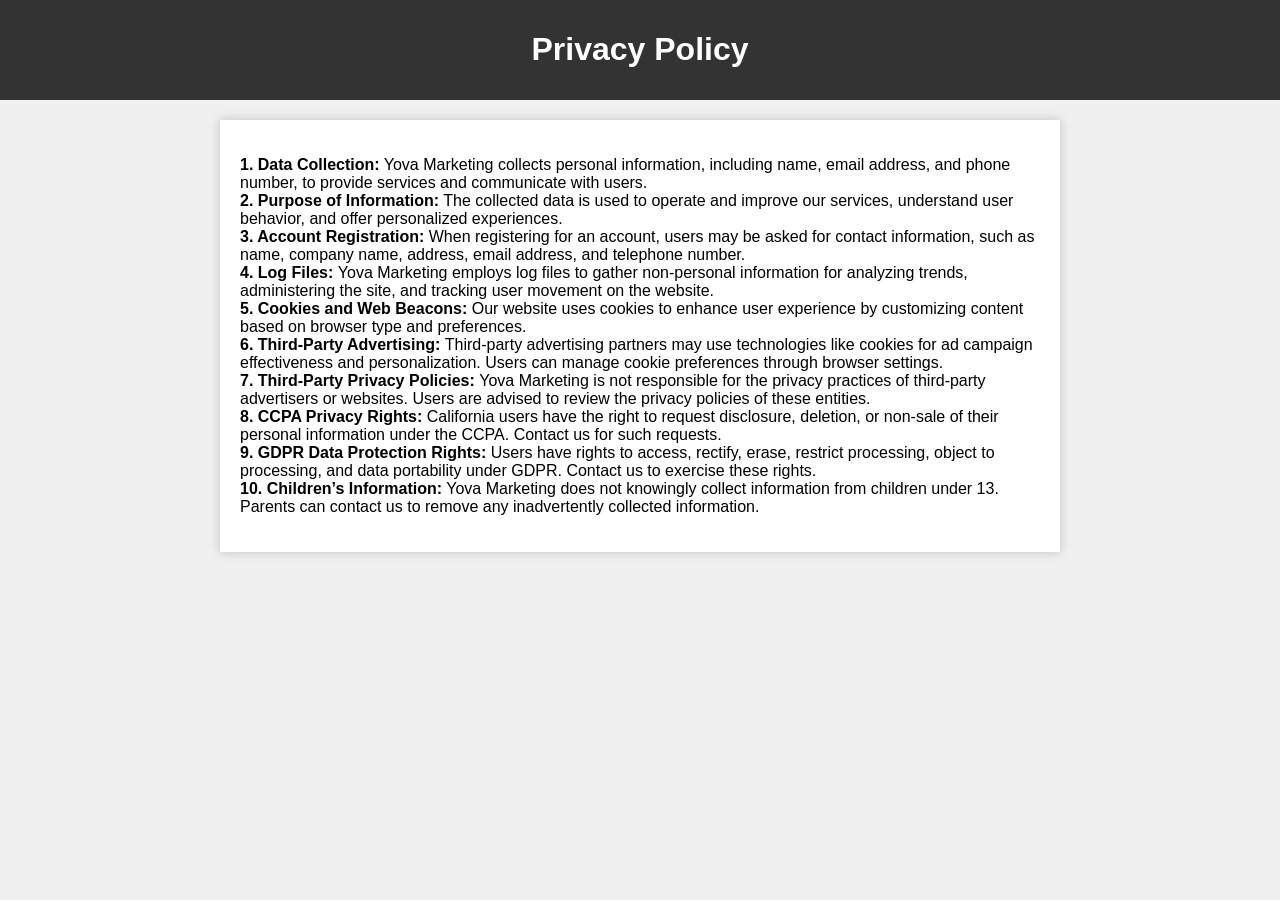
<file: private_policy.html>
<!DOCTYPE html>
<html>
  <head>
    <link
      rel="icon"
      href="./img/new/yova-favicon-black.png"
      type="image/x-icon"
    />
    <title>Privacy Policy</title>
  </head>
  <body
    style="
      font-family: Arial, sans-serif;
      margin: 0;
      padding: 0;
      background-color: #f0f0f0;
    "
  >
    <header
      style="
        background-color: #333;
        color: #fff;
        text-align: center;
        padding: 10px;
      "
    >
      <h1>Privacy Policy</h1>
    </header>

    <div
      style="
        max-width: 800px;
        margin: 20px auto;
        padding: 20px;
        background-color: #fff;
        box-shadow: 0px 0px 10px rgba(0, 0, 0, 0.2);
      "
    >
      <p>
        <b>1. Data Collection:</b> Yova Marketing collects personal information,
        including name, email address, and phone number, to provide services and
        communicate with users. <br />
        <b>2. Purpose of Information:</b> The collected data is used to operate
        and improve our services, understand user behavior, and offer
        personalized experiences. <br />
        <b>3. Account Registration: </b>When registering for an account, users
        may be asked for contact information, such as name, company name,
        address, email address, and telephone number. <br />
        <b>4. Log Files: </b> Yova Marketing employs log files to gather
        non-personal information for analyzing trends, administering the site,
        and tracking user movement on the website. <br />
        <b>5. Cookies and Web Beacons: </b>Our website uses cookies to enhance
        user experience by customizing content based on browser type and
        preferences.<br />
        <b> 6. Third-Party Advertising: </b>Third-party advertising partners may
        use technologies like cookies for ad campaign effectiveness and
        personalization. Users can manage cookie preferences through browser
        settings.<br />
        <b>7. Third-Party Privacy Policies: </b>Yova Marketing is not
        responsible for the privacy practices of third-party advertisers or
        websites. Users are advised to review the privacy policies of these
        entities. <br />
        <b>8. CCPA Privacy Rights: </b>California users have the right to
        request disclosure, deletion, or non-sale of their personal information
        under the CCPA. Contact us for such requests. <br />
        <b>9. GDPR Data Protection Rights: </b>Users have rights to access,
        rectify, erase, restrict processing, object to processing, and data
        portability under GDPR. Contact us to exercise these rights.<br />
        <b>10. Children’s Information:</b>
        Yova Marketing does not knowingly collect information from children
        under 13. Parents can contact us to remove any inadvertently collected
        information.
      </p>
    </div>
  </body>
</html>
</file>
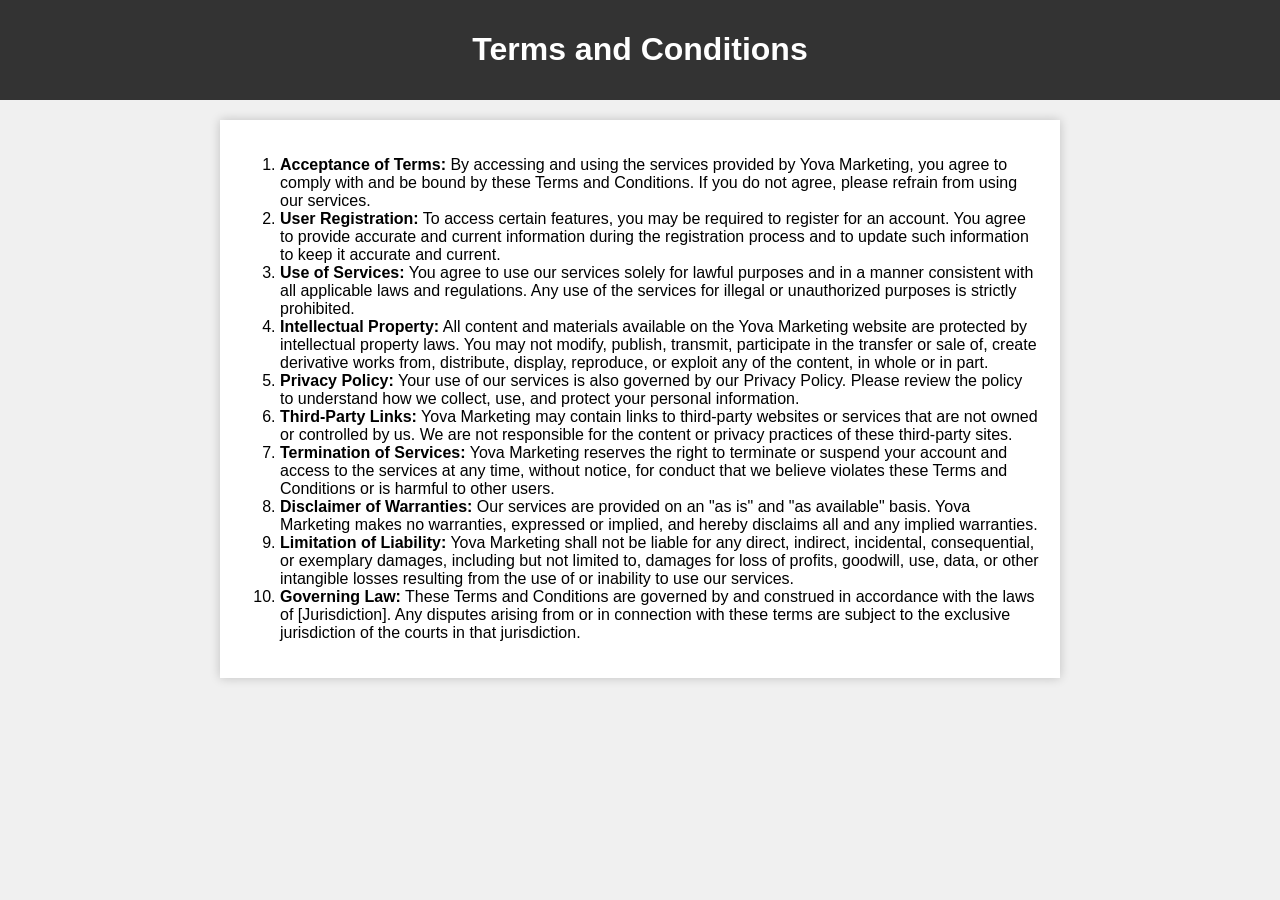
<file: terms&condition.html>
<!DOCTYPE html>
<html>
  <head>
    <link
      rel="icon"
      href="./img/new/yova-favicon-black.png"
      type="image/x-icon"
    />
    <title>Terms and Conditions</title>
  </head>
  <body
    style="
      font-family: Arial, sans-serif;
      margin: 0;
      padding: 0;
      background-color: #f0f0f0;
    "
  >
    <header
      style="
        background-color: #333;
        color: #fff;
        text-align: center;
        padding: 10px;
      "
    >
      <h1>Terms and Conditions</h1>
    </header>

    <div
      style="
        max-width: 800px;
        margin: 20px auto;
        padding: 20px;
        background-color: #fff;
        box-shadow: 0px 0px 10px rgba(0, 0, 0, 0.2);
      "
    >

    <ol>
        <li><strong>Acceptance of Terms:</strong> By accessing and using the services provided by Yova Marketing, you agree to comply with and be bound by these Terms and Conditions. If you do not agree, please refrain from using our services.</li>

        <li><strong>User Registration:</strong> To access certain features, you may be required to register for an account. You agree to provide accurate and current information during the registration process and to update such information to keep it accurate and current.</li>

        <li><strong>Use of Services:</strong> You agree to use our services solely for lawful purposes and in a manner consistent with all applicable laws and regulations. Any use of the services for illegal or unauthorized purposes is strictly prohibited.</li>

        <li><strong>Intellectual Property:</strong> All content and materials available on the Yova Marketing website are protected by intellectual property laws. You may not modify, publish, transmit, participate in the transfer or sale of, create derivative works from, distribute, display, reproduce, or exploit any of the content, in whole or in part.</li>

        <li><strong>Privacy Policy:</strong> Your use of our services is also governed by our Privacy Policy. Please review the policy to understand how we collect, use, and protect your personal information.</li>

        <li><strong>Third-Party Links:</strong> Yova Marketing may contain links to third-party websites or services that are not owned or controlled by us. We are not responsible for the content or privacy practices of these third-party sites.</li>

        <li><strong>Termination of Services:</strong> Yova Marketing reserves the right to terminate or suspend your account and access to the services at any time, without notice, for conduct that we believe violates these Terms and Conditions or is harmful to other users.</li>

        <li><strong>Disclaimer of Warranties:</strong> Our services are provided on an "as is" and "as available" basis. Yova Marketing makes no warranties, expressed or implied, and hereby disclaims all and any implied warranties.</li>

        <li><strong>Limitation of Liability:</strong> Yova Marketing shall not be liable for any direct, indirect, incidental, consequential, or exemplary damages, including but not limited to, damages for loss of profits, goodwill, use, data, or other intangible losses resulting from the use of or inability to use our services.</li>

        <li><strong>Governing Law:</strong> These Terms and Conditions are governed by and construed in accordance with the laws of [Jurisdiction]. Any disputes arising from or in connection with these terms are subject to the exclusive jurisdiction of the courts in that jurisdiction.</li>
    </ol>

    </div>
  </body>
</html>
</file>
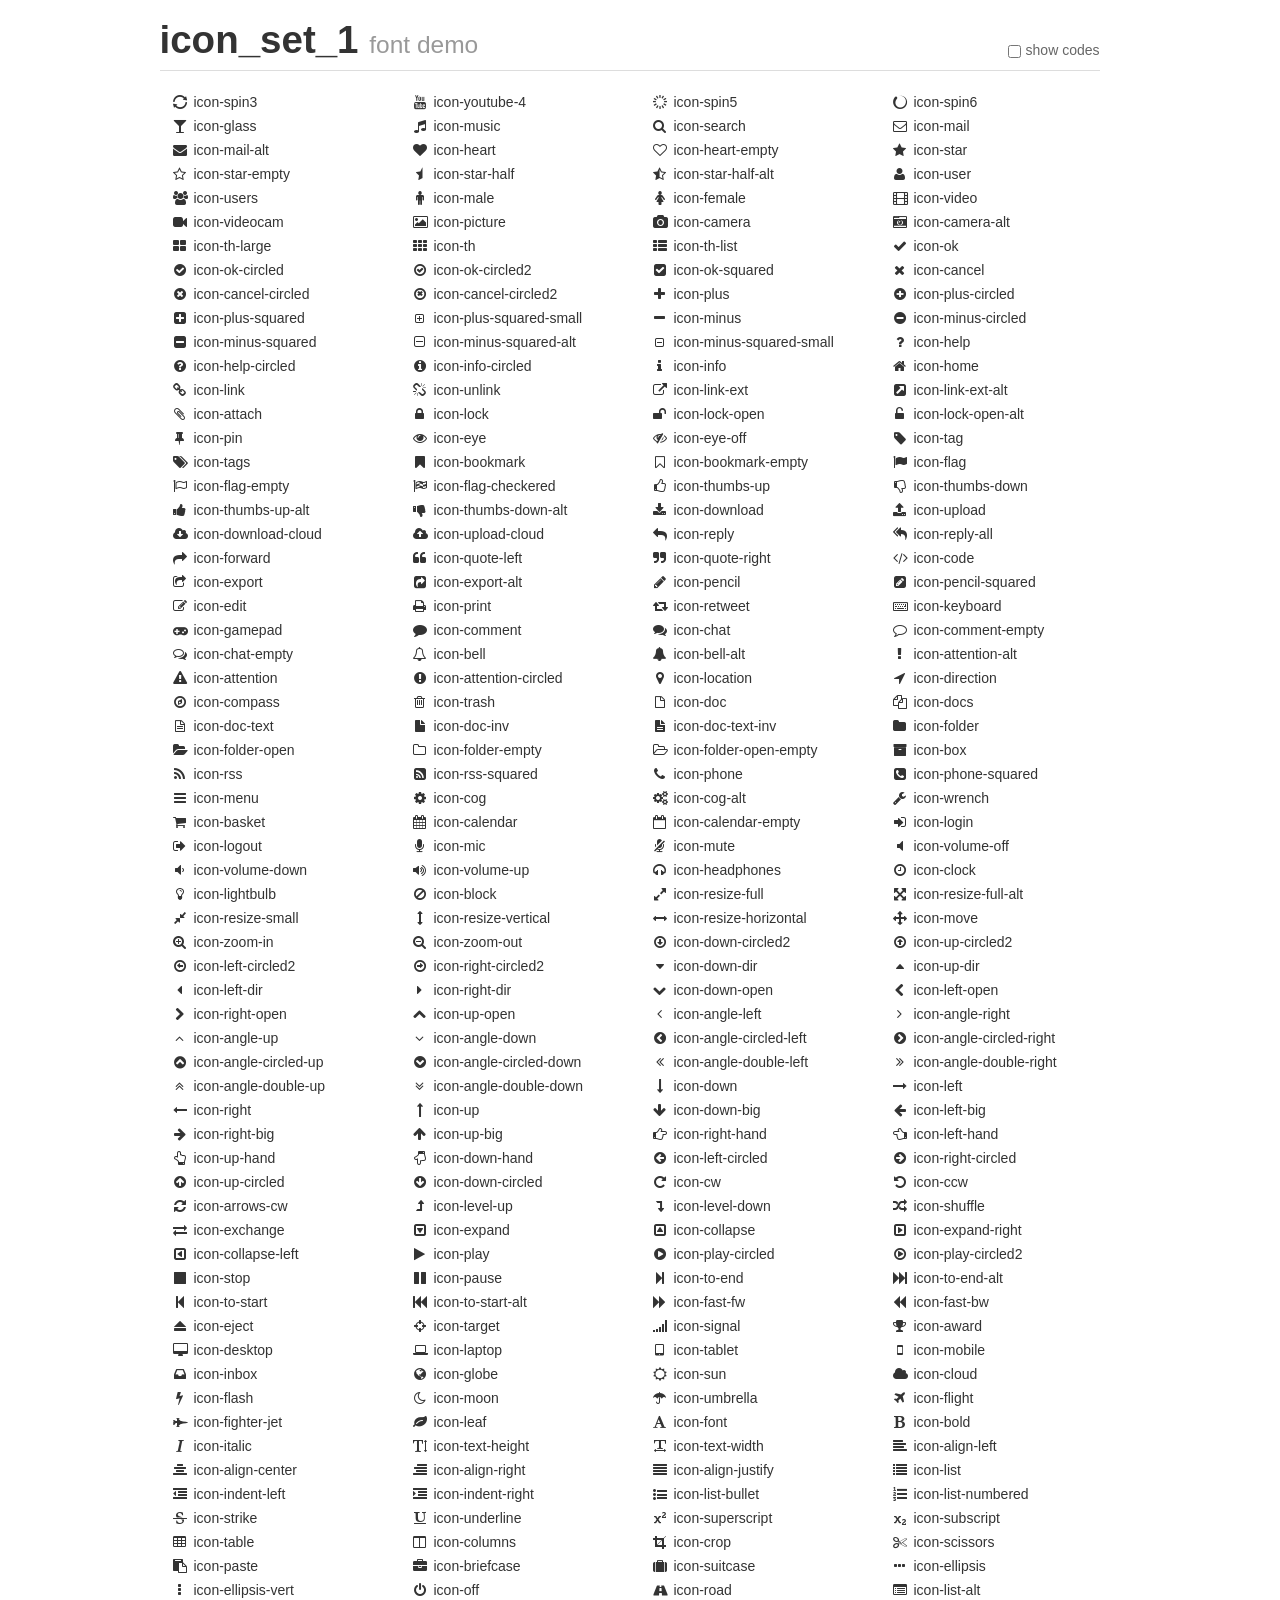
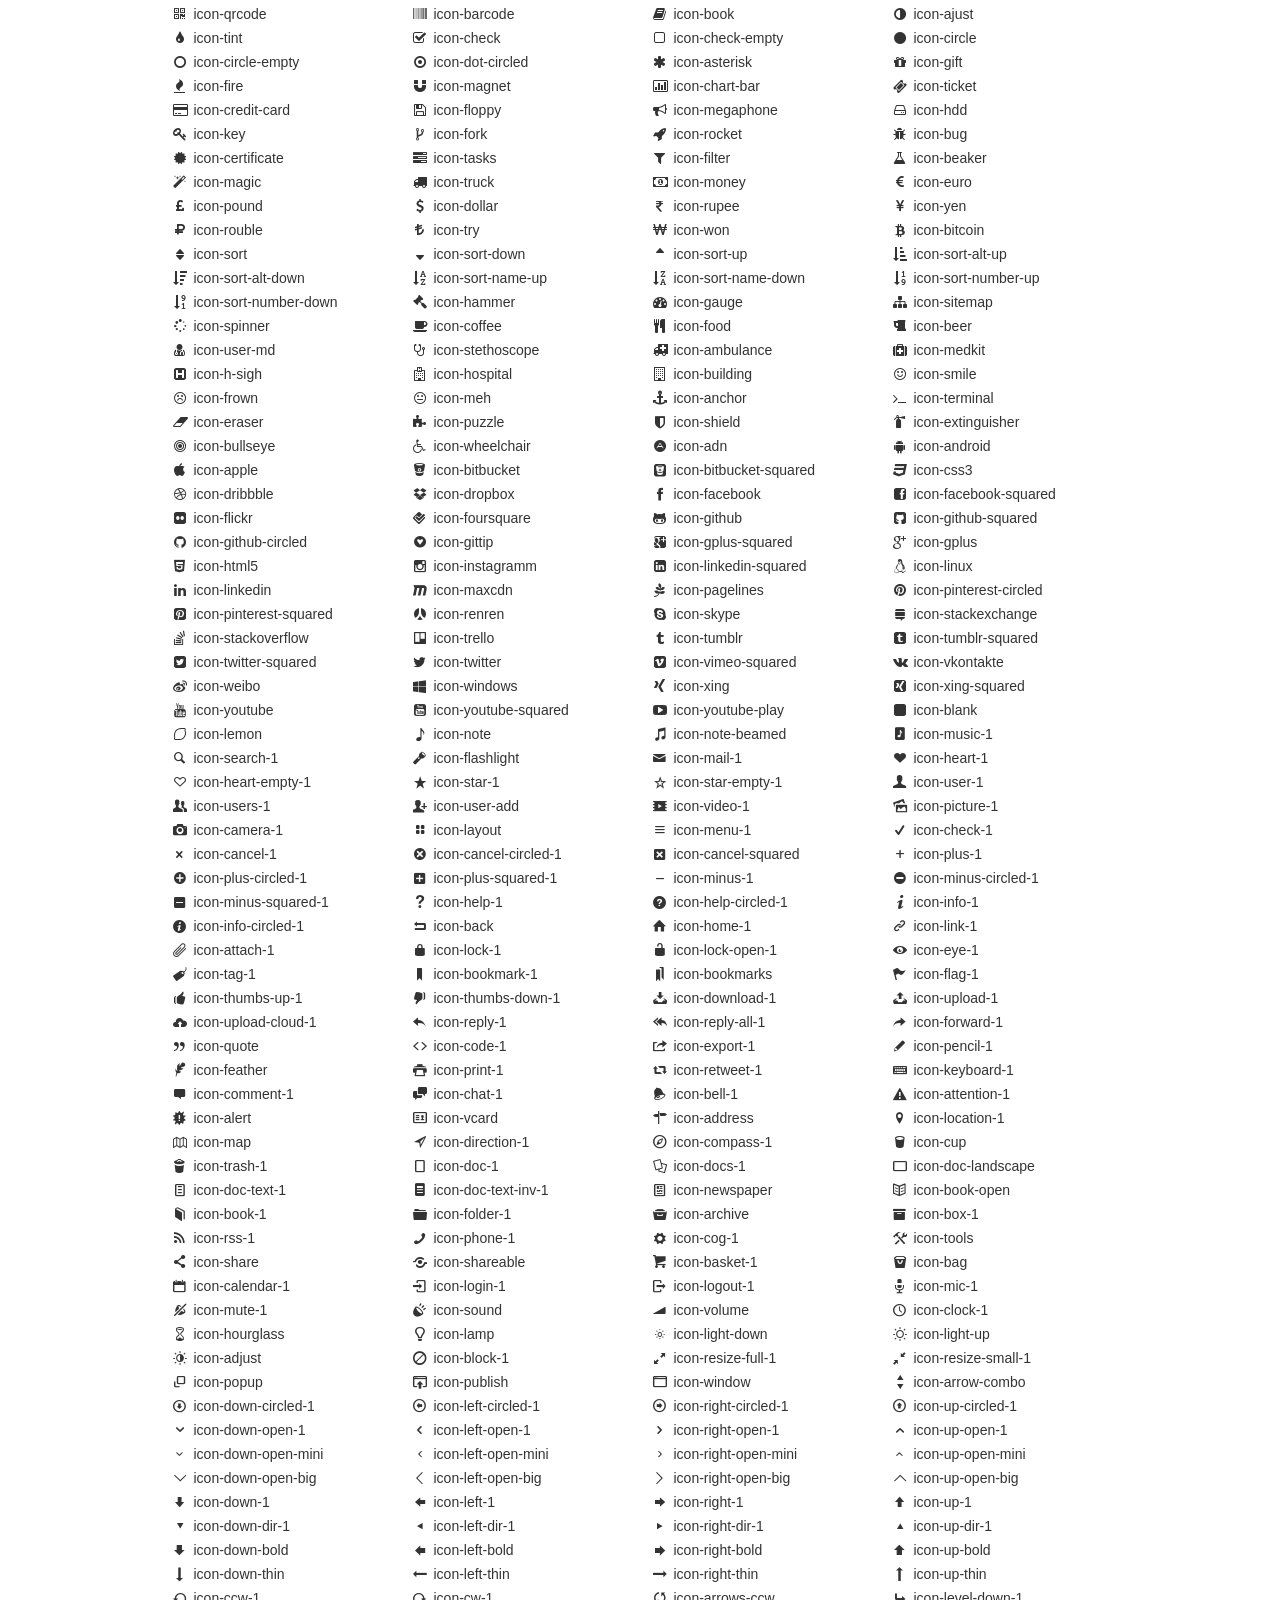
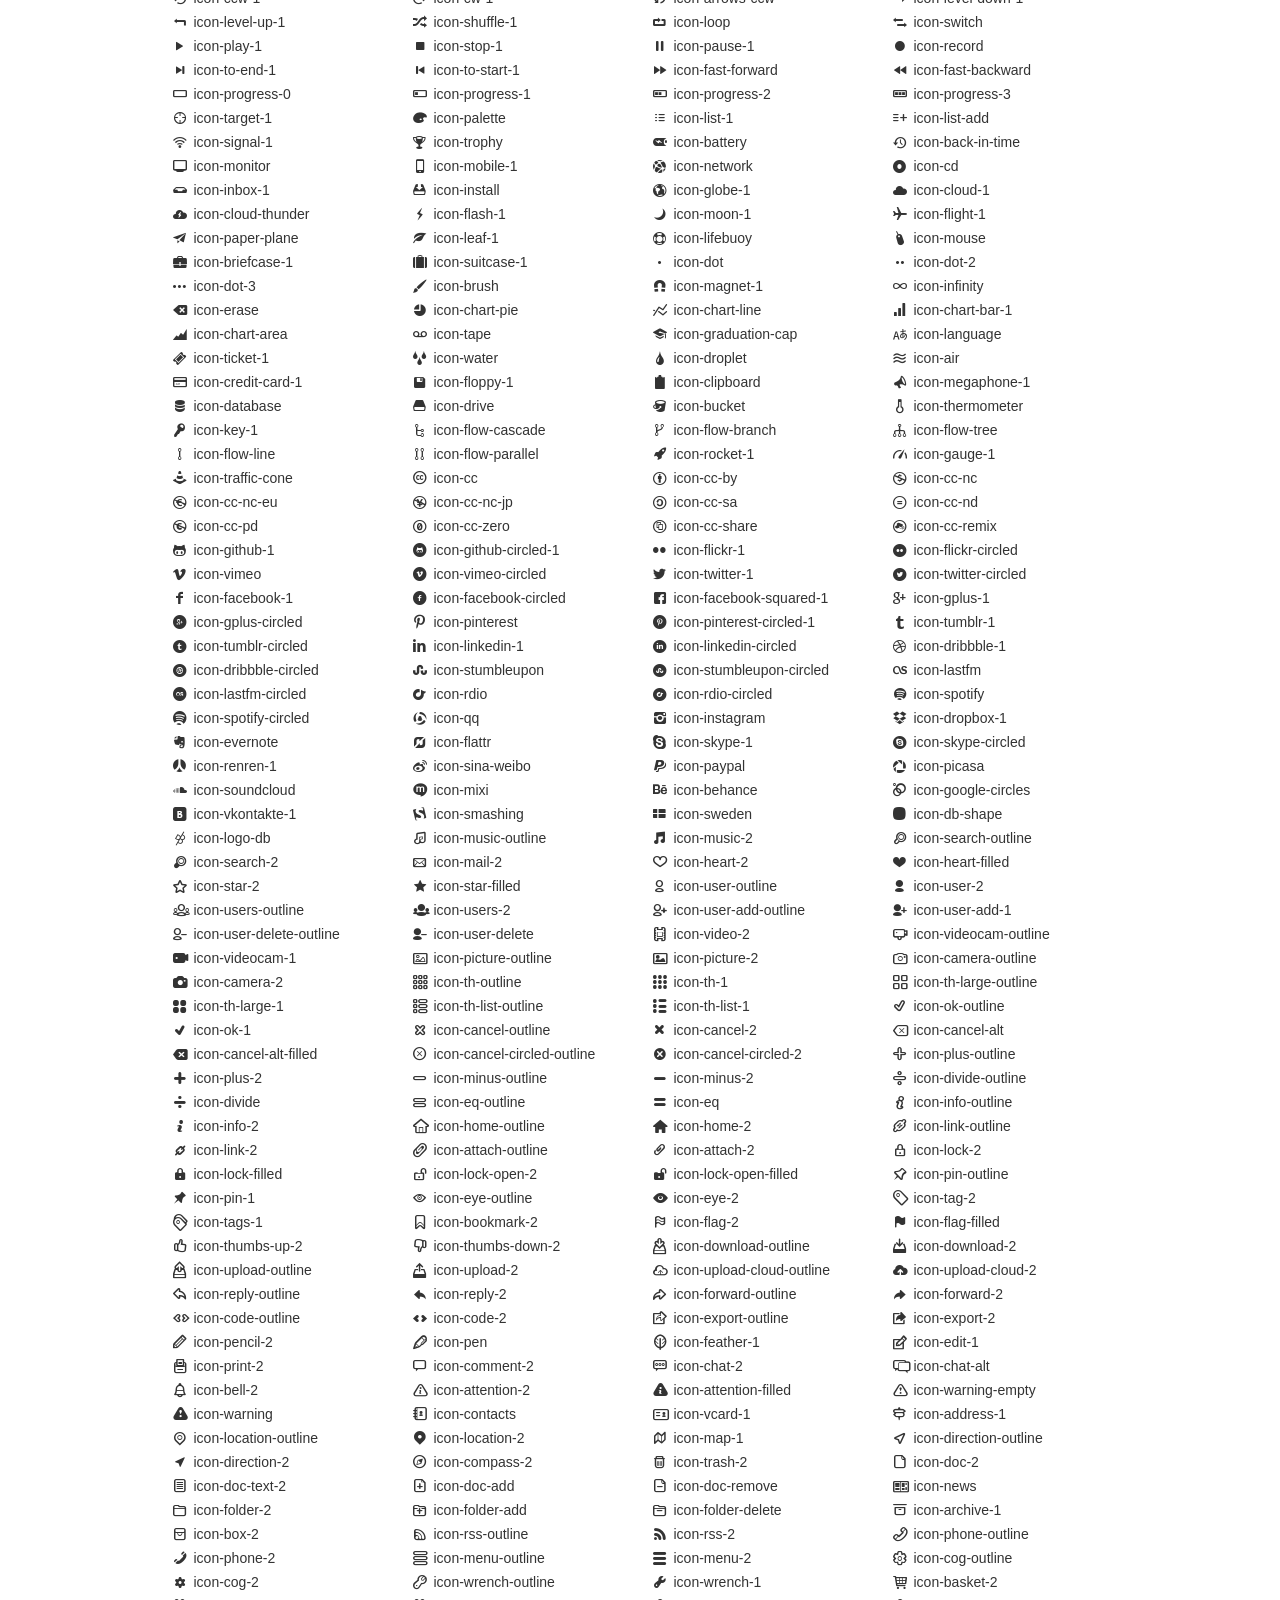
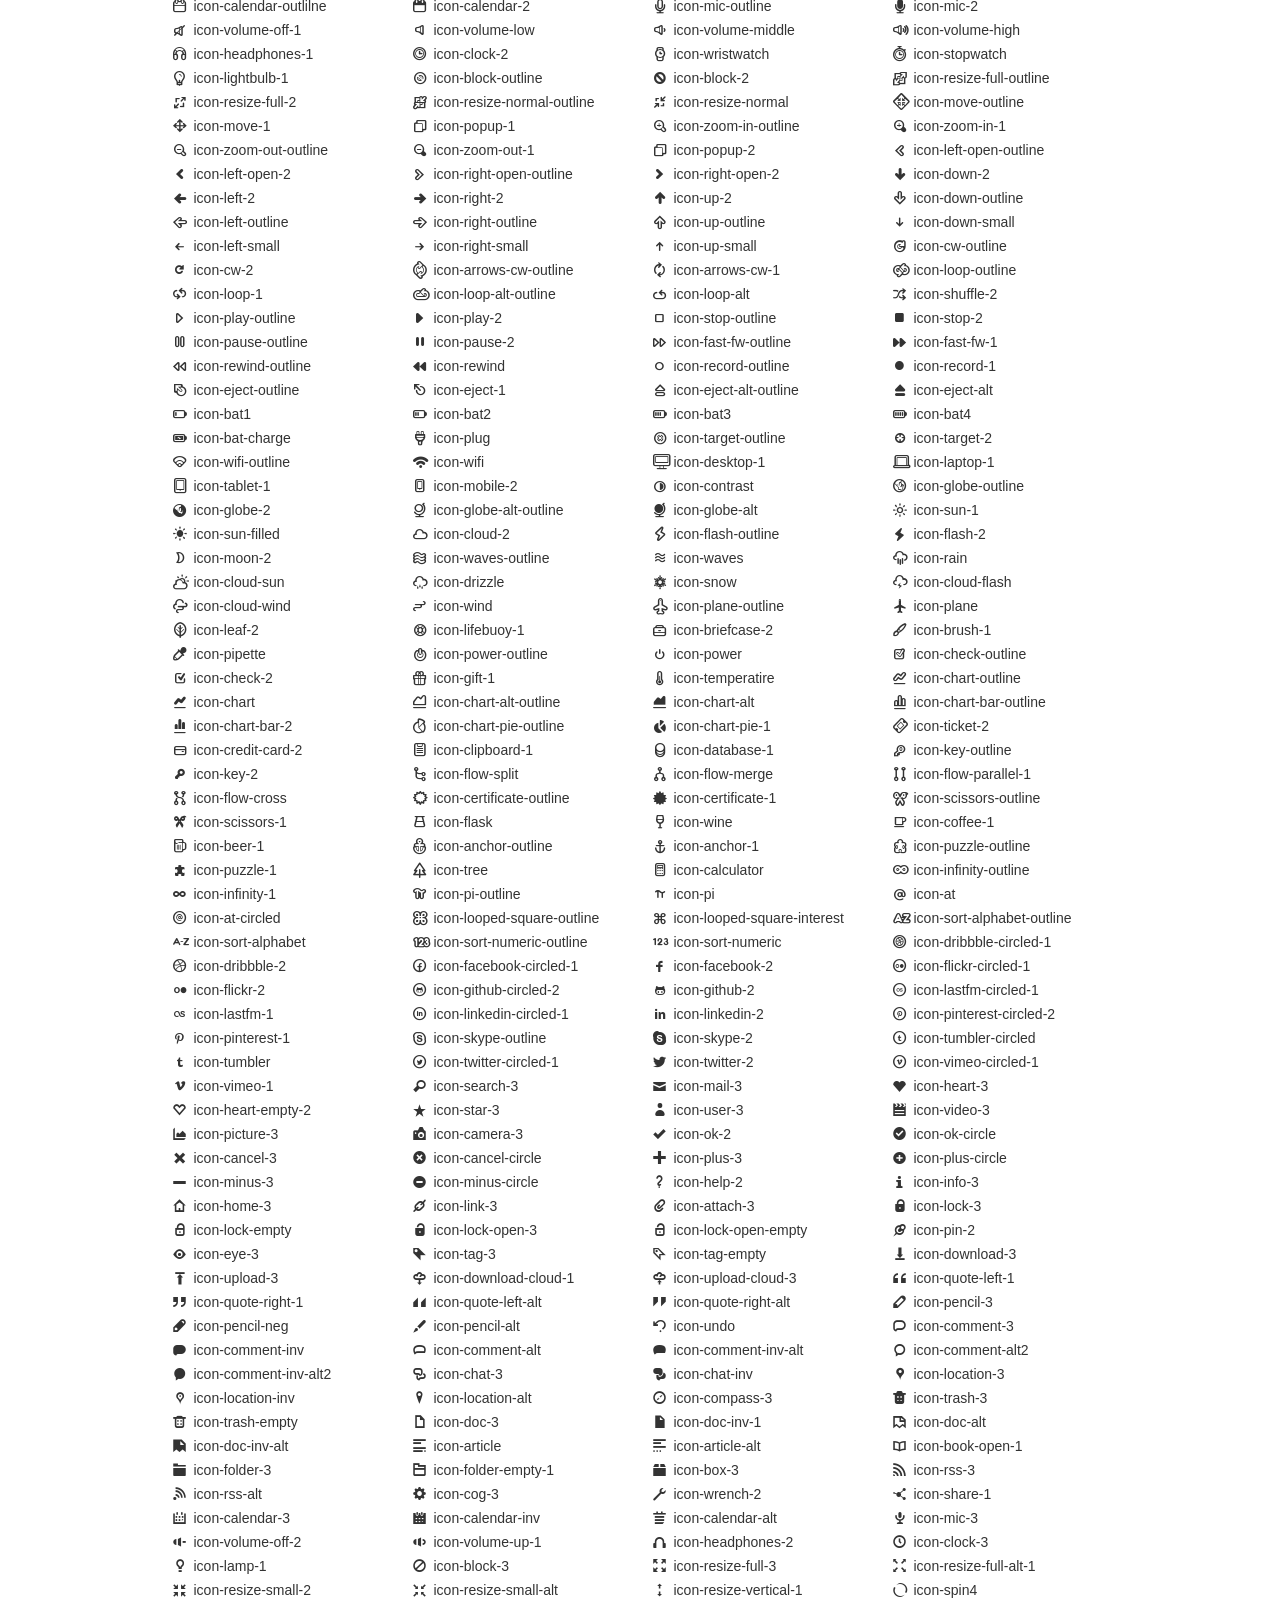
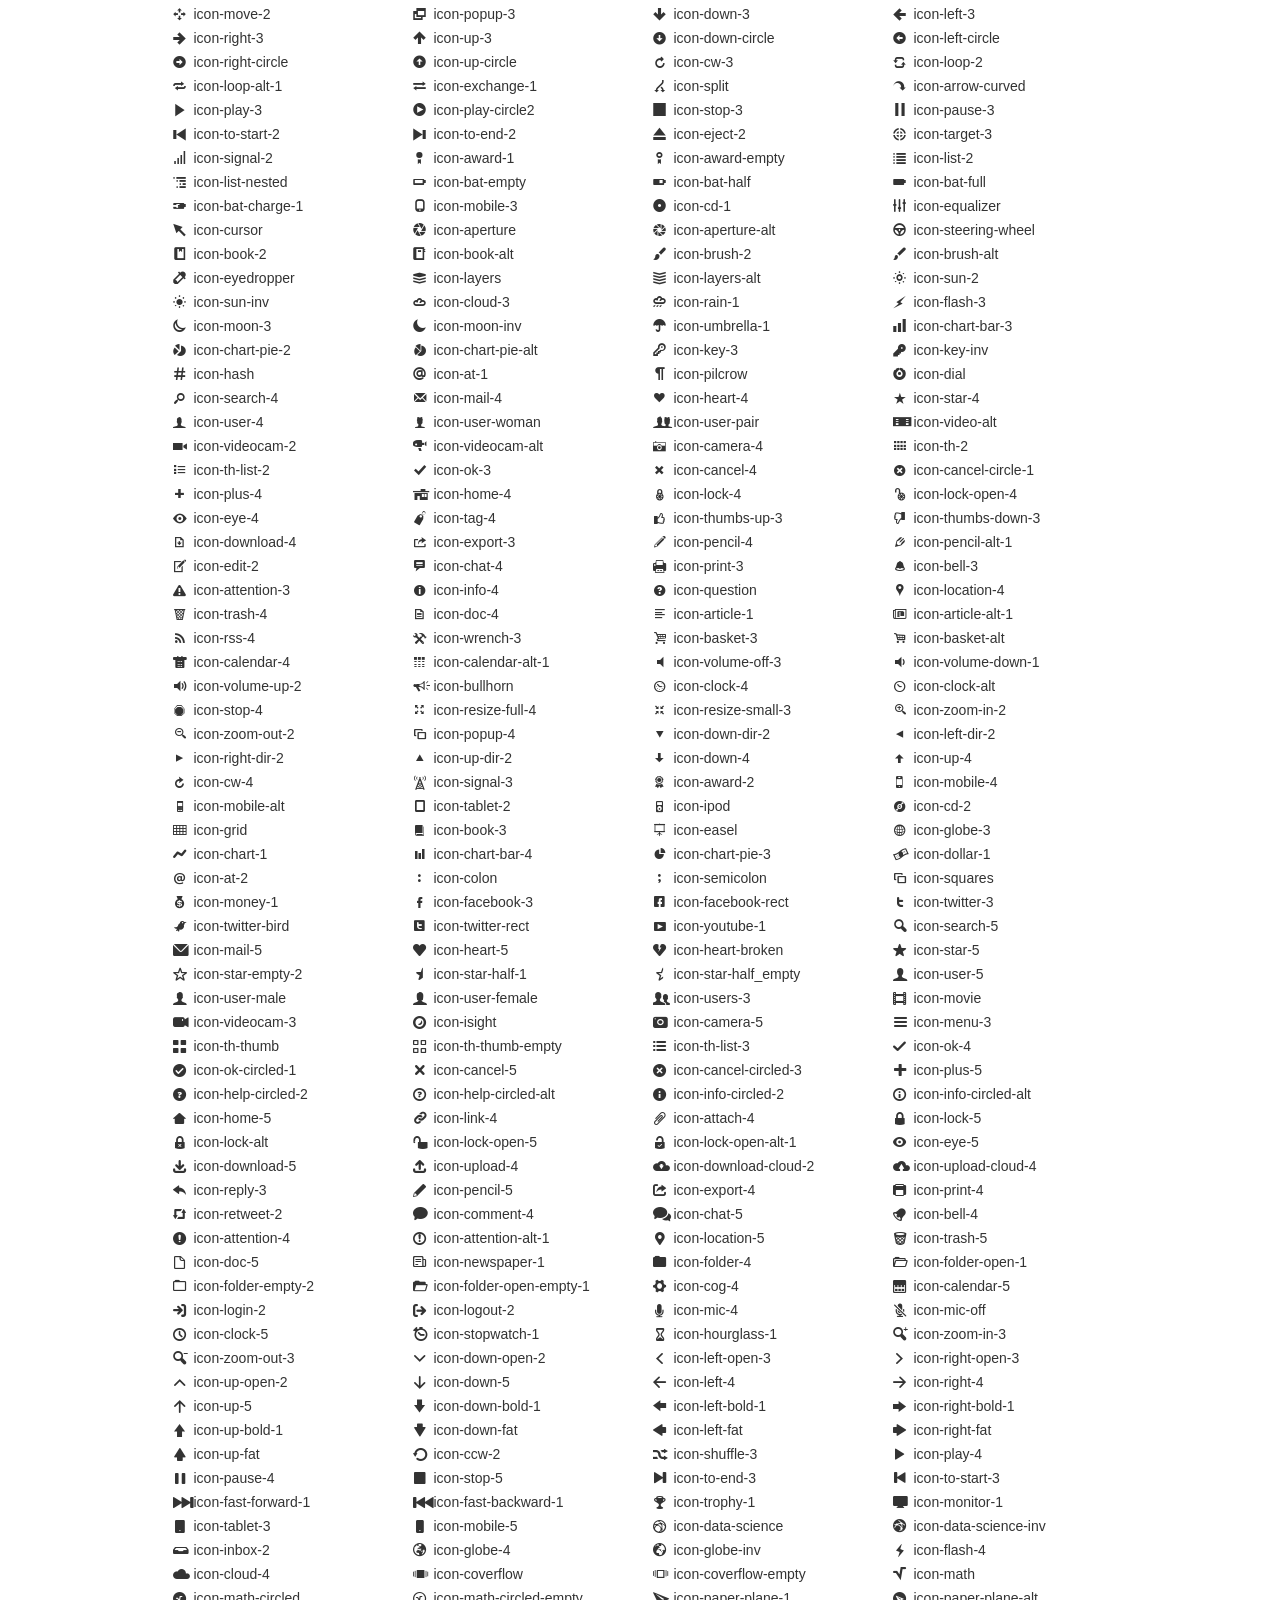
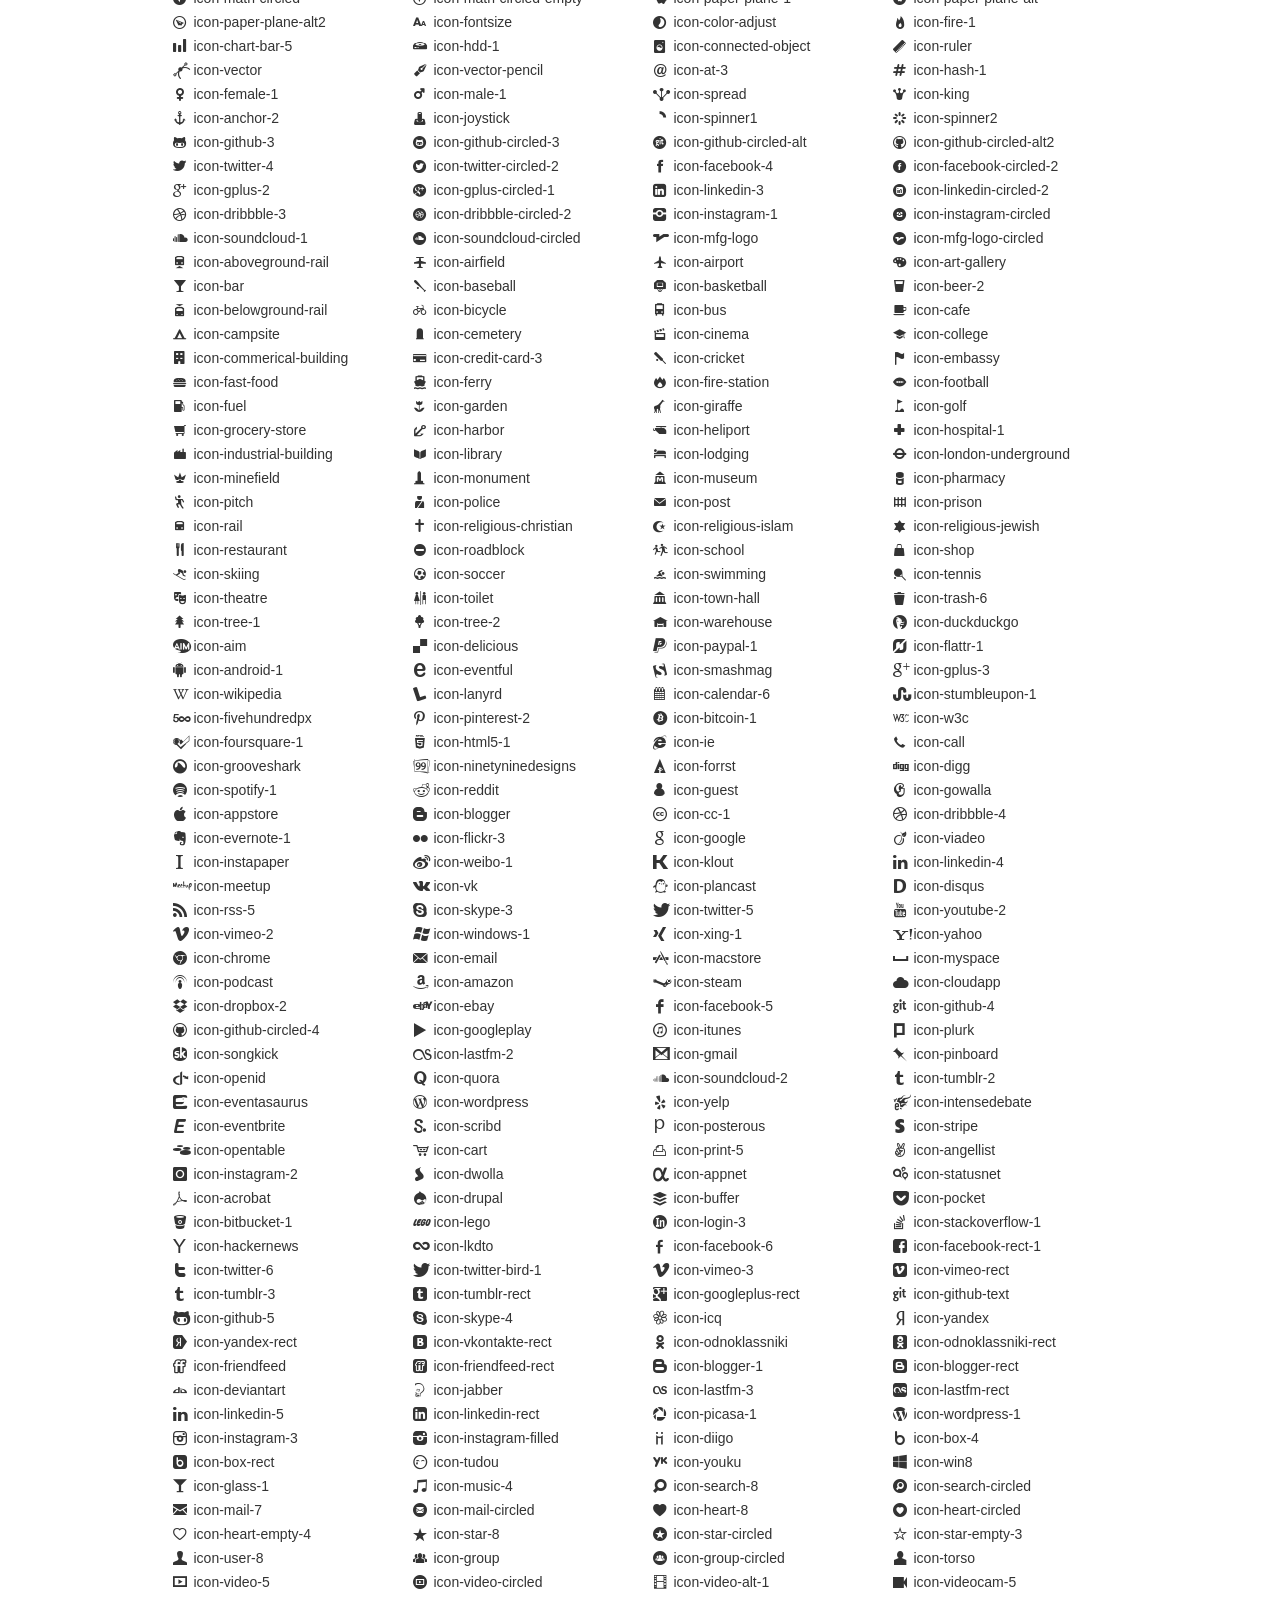
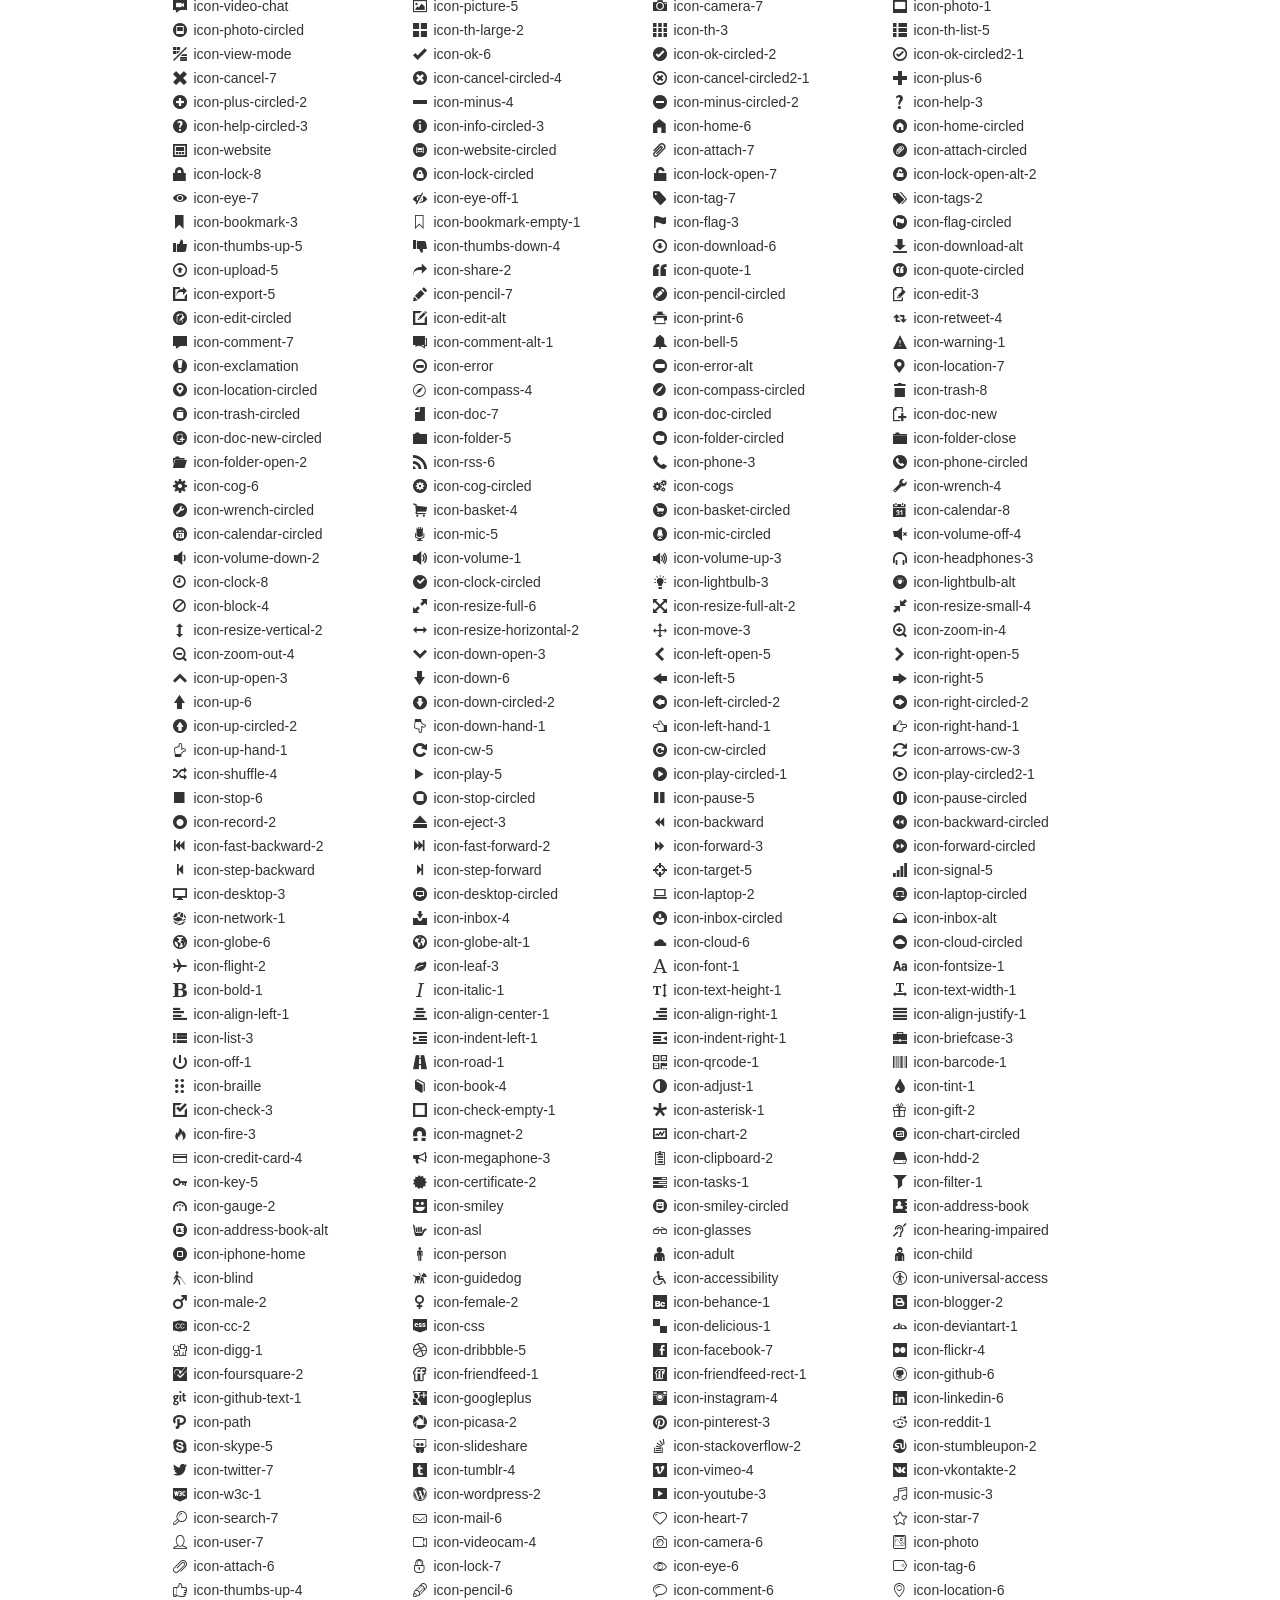
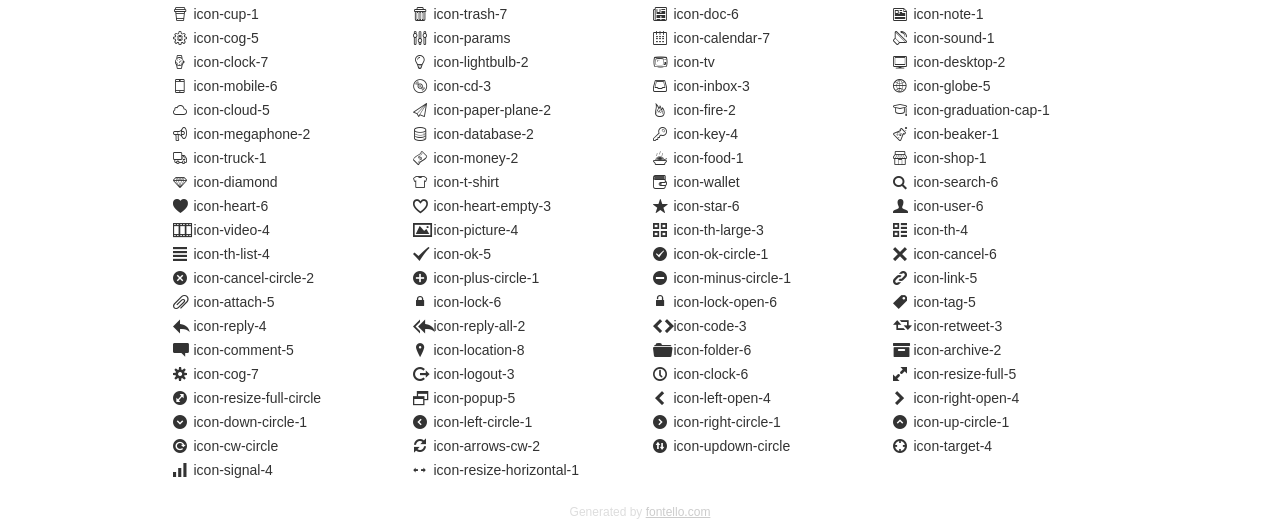
<file: css/icon_fonts/demo_icon_set_1.html>
<!DOCTYPE html>
<html>
  <head>
    <!--[if lt IE 9]>
    <script src="http://html5shim.googlecode.com/svn/trunk/html5.js"></script>
    <![endif]-->
    <meta charset="UTF-8">
	<style type="text/css">/*
	 * Bootstrap v2.2.1
	 *
	 * Copyright 2012 Twitter, Inc
	 * Licensed under the Apache License v2.0
	 * http://www.apache.org/licenses/LICENSE-2.0
	 *
	 * Designed and built with all the love in the world @twitter by @mdo and @fat.
	 */
	.clearfix {
	  *zoom: 1;
	}
	.clearfix:before,
	.clearfix:after {
	  display: table;
	  content: "";
	  line-height: 0;
	}
	.clearfix:after {
	  clear: both;
	}
	html {
	  font-size: 100%;
	  -webkit-text-size-adjust: 100%;
	  -ms-text-size-adjust: 100%;
	}
	a:focus {
	  outline: thin dotted #333;
	  outline: 5px auto -webkit-focus-ring-color;
	  outline-offset: -2px;
	}
	a:hover,
	a:active {
	  outline: 0;
	}
	button,
	input,
	select,
	textarea {
	  margin: 0;
	  font-size: 100%;
	  vertical-align: middle;
	}
	button,
	input {
	  *overflow: visible;
	  line-height: normal;
	}
	button::-moz-focus-inner,
	input::-moz-focus-inner {
	  padding: 0;
	  border: 0;
	}
	body {
	  margin: 0;
	  font-family: "Helvetica Neue", Helvetica, Arial, sans-serif;
	  font-size: 14px;
	  line-height: 20px;
	  color: #333;
	  background-color: #fff;
	}
	a {
	  color: #08c;
	  text-decoration: none;
	}
	a:hover {
	  color: #005580;
	  text-decoration: underline;
	}
	.row {
	  margin-left: -20px;
	  *zoom: 1;
	}
	.row:before,
	.row:after {
	  display: table;
	  content: "";
	  line-height: 0;
	}
	.row:after {
	  clear: both;
	}
	[class*="span"] {
	  float: left;
	  min-height: 1px;
	  margin-left: 20px;
	}
	.container,
	.navbar-static-top .container,
	.navbar-fixed-top .container,
	.navbar-fixed-bottom .container {
	  width: 940px;
	}
	.span12 {
	  width: 940px;
	}
	.span11 {
	  width: 860px;
	}
	.span10 {
	  width: 780px;
	}
	.span9 {
	  width: 700px;
	}
	.span8 {
	  width: 620px;
	}
	.span7 {
	  width: 540px;
	}
	.span6 {
	  width: 460px;
	}
	.span5 {
	  width: 380px;
	}
	.span4 {
	  width: 300px;
	}
	.span3 {
	  width: 220px;
	}
	.span2 {
	  width: 140px;
	}
	.span1 {
	  width: 60px;
	}
	[class*="span"].pull-right,
	.row-fluid [class*="span"].pull-right {
	  float: right;
	}
	.container {
	  margin-right: auto;
	  margin-left: auto;
	  *zoom: 1;
	}
	.container:before,
	.container:after {
	  display: table;
	  content: "";
	  line-height: 0;
	}
	.container:after {
	  clear: both;
	}
	p {
	  margin: 0 0 10px;
	}
	.lead {
	  margin-bottom: 20px;
	  font-size: 21px;
	  font-weight: 200;
	  line-height: 30px;
	}
	small {
	  font-size: 85%;
	}
	h1 {
	  margin: 10px 0;
	  font-family: inherit;
	  font-weight: bold;
	  line-height: 20px;
	  color: inherit;
	  text-rendering: optimizelegibility;
	}
	h1 small {
	  font-weight: normal;
	  line-height: 1;
	  color: #999;
	}
	h1 {
	  line-height: 40px;
	}
	h1 {
	  font-size: 38.5px;
	}
	h1 small {
	  font-size: 24.5px;
	}
	body {
	  margin-top: 90px;
	}
	.header {
	  position: fixed;
	  top: 0;
	  left: 50%;
	  margin-left: -480px;
	  background-color: #fff;
	  border-bottom: 1px solid #ddd;
	  padding-top: 10px;
	  z-index: 10;
	}
	.footer {
	  color: #ddd;
	  font-size: 12px;
	  text-align: center;
	  margin-top: 20px;
	}
	.footer a {
	  color: #ccc;
	  text-decoration: underline;
	}
	.the-icons {
	  font-size: 14px;
	  line-height: 24px;
	}
	.switch {
	  position: absolute;
	  right: 0;
	  bottom: 10px;
	  color: #666;
	}
	.switch input {
	  margin-right: 0.3em;
	}
	.codesOn .i-name {
	  display: none;
	}
	.codesOn .i-code {
	  display: inline;
	}
	.i-code {
	  display: none;
	}
	</style>
    <link rel="stylesheet" href="css/icon_set_1.css">
    <!--[if IE 7]>
    <link rel="stylesheet" href="css/fontello-ie7.css">
    <![endif]-->
    <script>
      function toggleCodes(on) {
        var obj = document.getElementById('icons');
        
        if (on) {
          obj.className += ' codesOn';
        } else {
          obj.className = obj.className.replace(' codesOn', '');
        }
      }
      
    </script>
  </head>
  <body>
    <div class="container header">
      <h1>
        icon_set_1
         <small>font demo</small>
      </h1>
      <label class="switch">
        <input type="checkbox" onclick="toggleCodes(this.checked)">show codes
      </label>
    </div>
    <div id="icons" class="container">
      <div class="row">
        <div title="Code: 0xe800" class="the-icons span3"><i class="icon-spin3 animate-spin"></i> <span class="i-name">icon-spin3</span><span class="i-code">0xe800</span></div>
        <div title="Code: 0xef87" class="the-icons span3"><i class="icon-youtube-4"></i> <span class="i-name">icon-youtube-4</span><span class="i-code">0xef87</span></div>
        <div title="Code: 0xe802" class="the-icons span3"><i class="icon-spin5 animate-spin"></i> <span class="i-name">icon-spin5</span><span class="i-code">0xe802</span></div>
        <div title="Code: 0xe803" class="the-icons span3"><i class="icon-spin6 animate-spin"></i> <span class="i-name">icon-spin6</span><span class="i-code">0xe803</span></div>
      </div>
      <div class="row">
        <div title="Code: 0xe804" class="the-icons span3"><i class="icon-glass"></i> <span class="i-name">icon-glass</span><span class="i-code">0xe804</span></div>
        <div title="Code: 0xe805" class="the-icons span3"><i class="icon-music"></i> <span class="i-name">icon-music</span><span class="i-code">0xe805</span></div>
        <div title="Code: 0xe806" class="the-icons span3"><i class="icon-search"></i> <span class="i-name">icon-search</span><span class="i-code">0xe806</span></div>
        <div title="Code: 0xe807" class="the-icons span3"><i class="icon-mail"></i> <span class="i-name">icon-mail</span><span class="i-code">0xe807</span></div>
      </div>
      <div class="row">
        <div title="Code: 0xe808" class="the-icons span3"><i class="icon-mail-alt"></i> <span class="i-name">icon-mail-alt</span><span class="i-code">0xe808</span></div>
        <div title="Code: 0xe809" class="the-icons span3"><i class="icon-heart"></i> <span class="i-name">icon-heart</span><span class="i-code">0xe809</span></div>
        <div title="Code: 0xe80a" class="the-icons span3"><i class="icon-heart-empty"></i> <span class="i-name">icon-heart-empty</span><span class="i-code">0xe80a</span></div>
        <div title="Code: 0xe80b" class="the-icons span3"><i class="icon-star"></i> <span class="i-name">icon-star</span><span class="i-code">0xe80b</span></div>
      </div>
      <div class="row">
        <div title="Code: 0xe80c" class="the-icons span3"><i class="icon-star-empty"></i> <span class="i-name">icon-star-empty</span><span class="i-code">0xe80c</span></div>
        <div title="Code: 0xe80d" class="the-icons span3"><i class="icon-star-half"></i> <span class="i-name">icon-star-half</span><span class="i-code">0xe80d</span></div>
        <div title="Code: 0xe80e" class="the-icons span3"><i class="icon-star-half-alt"></i> <span class="i-name">icon-star-half-alt</span><span class="i-code">0xe80e</span></div>
        <div title="Code: 0xe80f" class="the-icons span3"><i class="icon-user"></i> <span class="i-name">icon-user</span><span class="i-code">0xe80f</span></div>
      </div>
      <div class="row">
        <div title="Code: 0xe827" class="the-icons span3"><i class="icon-users"></i> <span class="i-name">icon-users</span><span class="i-code">0xe827</span></div>
        <div title="Code: 0xe810" class="the-icons span3"><i class="icon-male"></i> <span class="i-name">icon-male</span><span class="i-code">0xe810</span></div>
        <div title="Code: 0xe811" class="the-icons span3"><i class="icon-female"></i> <span class="i-name">icon-female</span><span class="i-code">0xe811</span></div>
        <div title="Code: 0xe812" class="the-icons span3"><i class="icon-video"></i> <span class="i-name">icon-video</span><span class="i-code">0xe812</span></div>
      </div>
      <div class="row">
        <div title="Code: 0xe813" class="the-icons span3"><i class="icon-videocam"></i> <span class="i-name">icon-videocam</span><span class="i-code">0xe813</span></div>
        <div title="Code: 0xe814" class="the-icons span3"><i class="icon-picture"></i> <span class="i-name">icon-picture</span><span class="i-code">0xe814</span></div>
        <div title="Code: 0xe815" class="the-icons span3"><i class="icon-camera"></i> <span class="i-name">icon-camera</span><span class="i-code">0xe815</span></div>
        <div title="Code: 0xe816" class="the-icons span3"><i class="icon-camera-alt"></i> <span class="i-name">icon-camera-alt</span><span class="i-code">0xe816</span></div>
      </div>
      <div class="row">
        <div title="Code: 0xe817" class="the-icons span3"><i class="icon-th-large"></i> <span class="i-name">icon-th-large</span><span class="i-code">0xe817</span></div>
        <div title="Code: 0xe818" class="the-icons span3"><i class="icon-th"></i> <span class="i-name">icon-th</span><span class="i-code">0xe818</span></div>
        <div title="Code: 0xe819" class="the-icons span3"><i class="icon-th-list"></i> <span class="i-name">icon-th-list</span><span class="i-code">0xe819</span></div>
        <div title="Code: 0xe81a" class="the-icons span3"><i class="icon-ok"></i> <span class="i-name">icon-ok</span><span class="i-code">0xe81a</span></div>
      </div>
      <div class="row">
        <div title="Code: 0xe81b" class="the-icons span3"><i class="icon-ok-circled"></i> <span class="i-name">icon-ok-circled</span><span class="i-code">0xe81b</span></div>
        <div title="Code: 0xe81c" class="the-icons span3"><i class="icon-ok-circled2"></i> <span class="i-name">icon-ok-circled2</span><span class="i-code">0xe81c</span></div>
        <div title="Code: 0xe81d" class="the-icons span3"><i class="icon-ok-squared"></i> <span class="i-name">icon-ok-squared</span><span class="i-code">0xe81d</span></div>
        <div title="Code: 0xe81e" class="the-icons span3"><i class="icon-cancel"></i> <span class="i-name">icon-cancel</span><span class="i-code">0xe81e</span></div>
      </div>
      <div class="row">
        <div title="Code: 0xe81f" class="the-icons span3"><i class="icon-cancel-circled"></i> <span class="i-name">icon-cancel-circled</span><span class="i-code">0xe81f</span></div>
        <div title="Code: 0xe820" class="the-icons span3"><i class="icon-cancel-circled2"></i> <span class="i-name">icon-cancel-circled2</span><span class="i-code">0xe820</span></div>
        <div title="Code: 0xe821" class="the-icons span3"><i class="icon-plus"></i> <span class="i-name">icon-plus</span><span class="i-code">0xe821</span></div>
        <div title="Code: 0xe822" class="the-icons span3"><i class="icon-plus-circled"></i> <span class="i-name">icon-plus-circled</span><span class="i-code">0xe822</span></div>
      </div>
      <div class="row">
        <div title="Code: 0xe823" class="the-icons span3"><i class="icon-plus-squared"></i> <span class="i-name">icon-plus-squared</span><span class="i-code">0xe823</span></div>
        <div title="Code: 0xe824" class="the-icons span3"><i class="icon-plus-squared-small"></i> <span class="i-name">icon-plus-squared-small</span><span class="i-code">0xe824</span></div>
        <div title="Code: 0xe825" class="the-icons span3"><i class="icon-minus"></i> <span class="i-name">icon-minus</span><span class="i-code">0xe825</span></div>
        <div title="Code: 0xe826" class="the-icons span3"><i class="icon-minus-circled"></i> <span class="i-name">icon-minus-circled</span><span class="i-code">0xe826</span></div>
      </div>
      <div class="row">
        <div title="Code: 0xe828" class="the-icons span3"><i class="icon-minus-squared"></i> <span class="i-name">icon-minus-squared</span><span class="i-code">0xe828</span></div>
        <div title="Code: 0xe829" class="the-icons span3"><i class="icon-minus-squared-alt"></i> <span class="i-name">icon-minus-squared-alt</span><span class="i-code">0xe829</span></div>
        <div title="Code: 0xe82a" class="the-icons span3"><i class="icon-minus-squared-small"></i> <span class="i-name">icon-minus-squared-small</span><span class="i-code">0xe82a</span></div>
        <div title="Code: 0xe82b" class="the-icons span3"><i class="icon-help"></i> <span class="i-name">icon-help</span><span class="i-code">0xe82b</span></div>
      </div>
      <div class="row">
        <div title="Code: 0xe82c" class="the-icons span3"><i class="icon-help-circled"></i> <span class="i-name">icon-help-circled</span><span class="i-code">0xe82c</span></div>
        <div title="Code: 0xe82d" class="the-icons span3"><i class="icon-info-circled"></i> <span class="i-name">icon-info-circled</span><span class="i-code">0xe82d</span></div>
        <div title="Code: 0xe82e" class="the-icons span3"><i class="icon-info"></i> <span class="i-name">icon-info</span><span class="i-code">0xe82e</span></div>
        <div title="Code: 0xe82f" class="the-icons span3"><i class="icon-home"></i> <span class="i-name">icon-home</span><span class="i-code">0xe82f</span></div>
      </div>
      <div class="row">
        <div title="Code: 0xe830" class="the-icons span3"><i class="icon-link"></i> <span class="i-name">icon-link</span><span class="i-code">0xe830</span></div>
        <div title="Code: 0xe831" class="the-icons span3"><i class="icon-unlink"></i> <span class="i-name">icon-unlink</span><span class="i-code">0xe831</span></div>
        <div title="Code: 0xe832" class="the-icons span3"><i class="icon-link-ext"></i> <span class="i-name">icon-link-ext</span><span class="i-code">0xe832</span></div>
        <div title="Code: 0xe833" class="the-icons span3"><i class="icon-link-ext-alt"></i> <span class="i-name">icon-link-ext-alt</span><span class="i-code">0xe833</span></div>
      </div>
      <div class="row">
        <div title="Code: 0xe834" class="the-icons span3"><i class="icon-attach"></i> <span class="i-name">icon-attach</span><span class="i-code">0xe834</span></div>
        <div title="Code: 0xe835" class="the-icons span3"><i class="icon-lock"></i> <span class="i-name">icon-lock</span><span class="i-code">0xe835</span></div>
        <div title="Code: 0xe836" class="the-icons span3"><i class="icon-lock-open"></i> <span class="i-name">icon-lock-open</span><span class="i-code">0xe836</span></div>
        <div title="Code: 0xe837" class="the-icons span3"><i class="icon-lock-open-alt"></i> <span class="i-name">icon-lock-open-alt</span><span class="i-code">0xe837</span></div>
      </div>
      <div class="row">
        <div title="Code: 0xe838" class="the-icons span3"><i class="icon-pin"></i> <span class="i-name">icon-pin</span><span class="i-code">0xe838</span></div>
        <div title="Code: 0xe839" class="the-icons span3"><i class="icon-eye"></i> <span class="i-name">icon-eye</span><span class="i-code">0xe839</span></div>
        <div title="Code: 0xe83a" class="the-icons span3"><i class="icon-eye-off"></i> <span class="i-name">icon-eye-off</span><span class="i-code">0xe83a</span></div>
        <div title="Code: 0xe83b" class="the-icons span3"><i class="icon-tag"></i> <span class="i-name">icon-tag</span><span class="i-code">0xe83b</span></div>
      </div>
      <div class="row">
        <div title="Code: 0xe83c" class="the-icons span3"><i class="icon-tags"></i> <span class="i-name">icon-tags</span><span class="i-code">0xe83c</span></div>
        <div title="Code: 0xe83d" class="the-icons span3"><i class="icon-bookmark"></i> <span class="i-name">icon-bookmark</span><span class="i-code">0xe83d</span></div>
        <div title="Code: 0xe83e" class="the-icons span3"><i class="icon-bookmark-empty"></i> <span class="i-name">icon-bookmark-empty</span><span class="i-code">0xe83e</span></div>
        <div title="Code: 0xe83f" class="the-icons span3"><i class="icon-flag"></i> <span class="i-name">icon-flag</span><span class="i-code">0xe83f</span></div>
      </div>
      <div class="row">
        <div title="Code: 0xe840" class="the-icons span3"><i class="icon-flag-empty"></i> <span class="i-name">icon-flag-empty</span><span class="i-code">0xe840</span></div>
        <div title="Code: 0xe841" class="the-icons span3"><i class="icon-flag-checkered"></i> <span class="i-name">icon-flag-checkered</span><span class="i-code">0xe841</span></div>
        <div title="Code: 0xe842" class="the-icons span3"><i class="icon-thumbs-up"></i> <span class="i-name">icon-thumbs-up</span><span class="i-code">0xe842</span></div>
        <div title="Code: 0xe843" class="the-icons span3"><i class="icon-thumbs-down"></i> <span class="i-name">icon-thumbs-down</span><span class="i-code">0xe843</span></div>
      </div>
      <div class="row">
        <div title="Code: 0xe844" class="the-icons span3"><i class="icon-thumbs-up-alt"></i> <span class="i-name">icon-thumbs-up-alt</span><span class="i-code">0xe844</span></div>
        <div title="Code: 0xe845" class="the-icons span3"><i class="icon-thumbs-down-alt"></i> <span class="i-name">icon-thumbs-down-alt</span><span class="i-code">0xe845</span></div>
        <div title="Code: 0xe846" class="the-icons span3"><i class="icon-download"></i> <span class="i-name">icon-download</span><span class="i-code">0xe846</span></div>
        <div title="Code: 0xe847" class="the-icons span3"><i class="icon-upload"></i> <span class="i-name">icon-upload</span><span class="i-code">0xe847</span></div>
      </div>
      <div class="row">
        <div title="Code: 0xe848" class="the-icons span3"><i class="icon-download-cloud"></i> <span class="i-name">icon-download-cloud</span><span class="i-code">0xe848</span></div>
        <div title="Code: 0xe849" class="the-icons span3"><i class="icon-upload-cloud"></i> <span class="i-name">icon-upload-cloud</span><span class="i-code">0xe849</span></div>
        <div title="Code: 0xe84a" class="the-icons span3"><i class="icon-reply"></i> <span class="i-name">icon-reply</span><span class="i-code">0xe84a</span></div>
        <div title="Code: 0xe84b" class="the-icons span3"><i class="icon-reply-all"></i> <span class="i-name">icon-reply-all</span><span class="i-code">0xe84b</span></div>
      </div>
      <div class="row">
        <div title="Code: 0xe84c" class="the-icons span3"><i class="icon-forward"></i> <span class="i-name">icon-forward</span><span class="i-code">0xe84c</span></div>
        <div title="Code: 0xe84d" class="the-icons span3"><i class="icon-quote-left"></i> <span class="i-name">icon-quote-left</span><span class="i-code">0xe84d</span></div>
        <div title="Code: 0xe84e" class="the-icons span3"><i class="icon-quote-right"></i> <span class="i-name">icon-quote-right</span><span class="i-code">0xe84e</span></div>
        <div title="Code: 0xe84f" class="the-icons span3"><i class="icon-code"></i> <span class="i-name">icon-code</span><span class="i-code">0xe84f</span></div>
      </div>
      <div class="row">
        <div title="Code: 0xe850" class="the-icons span3"><i class="icon-export"></i> <span class="i-name">icon-export</span><span class="i-code">0xe850</span></div>
        <div title="Code: 0xe851" class="the-icons span3"><i class="icon-export-alt"></i> <span class="i-name">icon-export-alt</span><span class="i-code">0xe851</span></div>
        <div title="Code: 0xe852" class="the-icons span3"><i class="icon-pencil"></i> <span class="i-name">icon-pencil</span><span class="i-code">0xe852</span></div>
        <div title="Code: 0xe853" class="the-icons span3"><i class="icon-pencil-squared"></i> <span class="i-name">icon-pencil-squared</span><span class="i-code">0xe853</span></div>
      </div>
      <div class="row">
        <div title="Code: 0xe854" class="the-icons span3"><i class="icon-edit"></i> <span class="i-name">icon-edit</span><span class="i-code">0xe854</span></div>
        <div title="Code: 0xe855" class="the-icons span3"><i class="icon-print"></i> <span class="i-name">icon-print</span><span class="i-code">0xe855</span></div>
        <div title="Code: 0xe856" class="the-icons span3"><i class="icon-retweet"></i> <span class="i-name">icon-retweet</span><span class="i-code">0xe856</span></div>
        <div title="Code: 0xe857" class="the-icons span3"><i class="icon-keyboard"></i> <span class="i-name">icon-keyboard</span><span class="i-code">0xe857</span></div>
      </div>
      <div class="row">
        <div title="Code: 0xe858" class="the-icons span3"><i class="icon-gamepad"></i> <span class="i-name">icon-gamepad</span><span class="i-code">0xe858</span></div>
        <div title="Code: 0xe859" class="the-icons span3"><i class="icon-comment"></i> <span class="i-name">icon-comment</span><span class="i-code">0xe859</span></div>
        <div title="Code: 0xe85a" class="the-icons span3"><i class="icon-chat"></i> <span class="i-name">icon-chat</span><span class="i-code">0xe85a</span></div>
        <div title="Code: 0xe85b" class="the-icons span3"><i class="icon-comment-empty"></i> <span class="i-name">icon-comment-empty</span><span class="i-code">0xe85b</span></div>
      </div>
      <div class="row">
        <div title="Code: 0xe85c" class="the-icons span3"><i class="icon-chat-empty"></i> <span class="i-name">icon-chat-empty</span><span class="i-code">0xe85c</span></div>
        <div title="Code: 0xe85d" class="the-icons span3"><i class="icon-bell"></i> <span class="i-name">icon-bell</span><span class="i-code">0xe85d</span></div>
        <div title="Code: 0xe85e" class="the-icons span3"><i class="icon-bell-alt"></i> <span class="i-name">icon-bell-alt</span><span class="i-code">0xe85e</span></div>
        <div title="Code: 0xe85f" class="the-icons span3"><i class="icon-attention-alt"></i> <span class="i-name">icon-attention-alt</span><span class="i-code">0xe85f</span></div>
      </div>
      <div class="row">
        <div title="Code: 0xe860" class="the-icons span3"><i class="icon-attention"></i> <span class="i-name">icon-attention</span><span class="i-code">0xe860</span></div>
        <div title="Code: 0xe861" class="the-icons span3"><i class="icon-attention-circled"></i> <span class="i-name">icon-attention-circled</span><span class="i-code">0xe861</span></div>
        <div title="Code: 0xe862" class="the-icons span3"><i class="icon-location"></i> <span class="i-name">icon-location</span><span class="i-code">0xe862</span></div>
        <div title="Code: 0xe863" class="the-icons span3"><i class="icon-direction"></i> <span class="i-name">icon-direction</span><span class="i-code">0xe863</span></div>
      </div>
      <div class="row">
        <div title="Code: 0xe864" class="the-icons span3"><i class="icon-compass"></i> <span class="i-name">icon-compass</span><span class="i-code">0xe864</span></div>
        <div title="Code: 0xe865" class="the-icons span3"><i class="icon-trash"></i> <span class="i-name">icon-trash</span><span class="i-code">0xe865</span></div>
        <div title="Code: 0xe866" class="the-icons span3"><i class="icon-doc"></i> <span class="i-name">icon-doc</span><span class="i-code">0xe866</span></div>
        <div title="Code: 0xe867" class="the-icons span3"><i class="icon-docs"></i> <span class="i-name">icon-docs</span><span class="i-code">0xe867</span></div>
      </div>
      <div class="row">
        <div title="Code: 0xe868" class="the-icons span3"><i class="icon-doc-text"></i> <span class="i-name">icon-doc-text</span><span class="i-code">0xe868</span></div>
        <div title="Code: 0xe869" class="the-icons span3"><i class="icon-doc-inv"></i> <span class="i-name">icon-doc-inv</span><span class="i-code">0xe869</span></div>
        <div title="Code: 0xe86a" class="the-icons span3"><i class="icon-doc-text-inv"></i> <span class="i-name">icon-doc-text-inv</span><span class="i-code">0xe86a</span></div>
        <div title="Code: 0xe86b" class="the-icons span3"><i class="icon-folder"></i> <span class="i-name">icon-folder</span><span class="i-code">0xe86b</span></div>
      </div>
      <div class="row">
        <div title="Code: 0xe86c" class="the-icons span3"><i class="icon-folder-open"></i> <span class="i-name">icon-folder-open</span><span class="i-code">0xe86c</span></div>
        <div title="Code: 0xe86d" class="the-icons span3"><i class="icon-folder-empty"></i> <span class="i-name">icon-folder-empty</span><span class="i-code">0xe86d</span></div>
        <div title="Code: 0xe86e" class="the-icons span3"><i class="icon-folder-open-empty"></i> <span class="i-name">icon-folder-open-empty</span><span class="i-code">0xe86e</span></div>
        <div title="Code: 0xe86f" class="the-icons span3"><i class="icon-box"></i> <span class="i-name">icon-box</span><span class="i-code">0xe86f</span></div>
      </div>
      <div class="row">
        <div title="Code: 0xe870" class="the-icons span3"><i class="icon-rss"></i> <span class="i-name">icon-rss</span><span class="i-code">0xe870</span></div>
        <div title="Code: 0xe871" class="the-icons span3"><i class="icon-rss-squared"></i> <span class="i-name">icon-rss-squared</span><span class="i-code">0xe871</span></div>
        <div title="Code: 0xe872" class="the-icons span3"><i class="icon-phone"></i> <span class="i-name">icon-phone</span><span class="i-code">0xe872</span></div>
        <div title="Code: 0xe873" class="the-icons span3"><i class="icon-phone-squared"></i> <span class="i-name">icon-phone-squared</span><span class="i-code">0xe873</span></div>
      </div>
      <div class="row">
        <div title="Code: 0xe874" class="the-icons span3"><i class="icon-menu"></i> <span class="i-name">icon-menu</span><span class="i-code">0xe874</span></div>
        <div title="Code: 0xe875" class="the-icons span3"><i class="icon-cog"></i> <span class="i-name">icon-cog</span><span class="i-code">0xe875</span></div>
        <div title="Code: 0xe876" class="the-icons span3"><i class="icon-cog-alt"></i> <span class="i-name">icon-cog-alt</span><span class="i-code">0xe876</span></div>
        <div title="Code: 0xe877" class="the-icons span3"><i class="icon-wrench"></i> <span class="i-name">icon-wrench</span><span class="i-code">0xe877</span></div>
      </div>
      <div class="row">
        <div title="Code: 0xe878" class="the-icons span3"><i class="icon-basket"></i> <span class="i-name">icon-basket</span><span class="i-code">0xe878</span></div>
        <div title="Code: 0xe879" class="the-icons span3"><i class="icon-calendar"></i> <span class="i-name">icon-calendar</span><span class="i-code">0xe879</span></div>
        <div title="Code: 0xe87a" class="the-icons span3"><i class="icon-calendar-empty"></i> <span class="i-name">icon-calendar-empty</span><span class="i-code">0xe87a</span></div>
        <div title="Code: 0xe87b" class="the-icons span3"><i class="icon-login"></i> <span class="i-name">icon-login</span><span class="i-code">0xe87b</span></div>
      </div>
      <div class="row">
        <div title="Code: 0xe87c" class="the-icons span3"><i class="icon-logout"></i> <span class="i-name">icon-logout</span><span class="i-code">0xe87c</span></div>
        <div title="Code: 0xe87d" class="the-icons span3"><i class="icon-mic"></i> <span class="i-name">icon-mic</span><span class="i-code">0xe87d</span></div>
        <div title="Code: 0xe87e" class="the-icons span3"><i class="icon-mute"></i> <span class="i-name">icon-mute</span><span class="i-code">0xe87e</span></div>
        <div title="Code: 0xe87f" class="the-icons span3"><i class="icon-volume-off"></i> <span class="i-name">icon-volume-off</span><span class="i-code">0xe87f</span></div>
      </div>
      <div class="row">
        <div title="Code: 0xe880" class="the-icons span3"><i class="icon-volume-down"></i> <span class="i-name">icon-volume-down</span><span class="i-code">0xe880</span></div>
        <div title="Code: 0xe881" class="the-icons span3"><i class="icon-volume-up"></i> <span class="i-name">icon-volume-up</span><span class="i-code">0xe881</span></div>
        <div title="Code: 0xe882" class="the-icons span3"><i class="icon-headphones"></i> <span class="i-name">icon-headphones</span><span class="i-code">0xe882</span></div>
        <div title="Code: 0xe883" class="the-icons span3"><i class="icon-clock"></i> <span class="i-name">icon-clock</span><span class="i-code">0xe883</span></div>
      </div>
      <div class="row">
        <div title="Code: 0xe884" class="the-icons span3"><i class="icon-lightbulb"></i> <span class="i-name">icon-lightbulb</span><span class="i-code">0xe884</span></div>
        <div title="Code: 0xe885" class="the-icons span3"><i class="icon-block"></i> <span class="i-name">icon-block</span><span class="i-code">0xe885</span></div>
        <div title="Code: 0xe886" class="the-icons span3"><i class="icon-resize-full"></i> <span class="i-name">icon-resize-full</span><span class="i-code">0xe886</span></div>
        <div title="Code: 0xe887" class="the-icons span3"><i class="icon-resize-full-alt"></i> <span class="i-name">icon-resize-full-alt</span><span class="i-code">0xe887</span></div>
      </div>
      <div class="row">
        <div title="Code: 0xe888" class="the-icons span3"><i class="icon-resize-small"></i> <span class="i-name">icon-resize-small</span><span class="i-code">0xe888</span></div>
        <div title="Code: 0xe889" class="the-icons span3"><i class="icon-resize-vertical"></i> <span class="i-name">icon-resize-vertical</span><span class="i-code">0xe889</span></div>
        <div title="Code: 0xe88a" class="the-icons span3"><i class="icon-resize-horizontal"></i> <span class="i-name">icon-resize-horizontal</span><span class="i-code">0xe88a</span></div>
        <div title="Code: 0xe88b" class="the-icons span3"><i class="icon-move"></i> <span class="i-name">icon-move</span><span class="i-code">0xe88b</span></div>
      </div>
      <div class="row">
        <div title="Code: 0xe88c" class="the-icons span3"><i class="icon-zoom-in"></i> <span class="i-name">icon-zoom-in</span><span class="i-code">0xe88c</span></div>
        <div title="Code: 0xe88d" class="the-icons span3"><i class="icon-zoom-out"></i> <span class="i-name">icon-zoom-out</span><span class="i-code">0xe88d</span></div>
        <div title="Code: 0xe88e" class="the-icons span3"><i class="icon-down-circled2"></i> <span class="i-name">icon-down-circled2</span><span class="i-code">0xe88e</span></div>
        <div title="Code: 0xe88f" class="the-icons span3"><i class="icon-up-circled2"></i> <span class="i-name">icon-up-circled2</span><span class="i-code">0xe88f</span></div>
      </div>
      <div class="row">
        <div title="Code: 0xe890" class="the-icons span3"><i class="icon-left-circled2"></i> <span class="i-name">icon-left-circled2</span><span class="i-code">0xe890</span></div>
        <div title="Code: 0xe891" class="the-icons span3"><i class="icon-right-circled2"></i> <span class="i-name">icon-right-circled2</span><span class="i-code">0xe891</span></div>
        <div title="Code: 0xe892" class="the-icons span3"><i class="icon-down-dir"></i> <span class="i-name">icon-down-dir</span><span class="i-code">0xe892</span></div>
        <div title="Code: 0xe893" class="the-icons span3"><i class="icon-up-dir"></i> <span class="i-name">icon-up-dir</span><span class="i-code">0xe893</span></div>
      </div>
      <div class="row">
        <div title="Code: 0xe894" class="the-icons span3"><i class="icon-left-dir"></i> <span class="i-name">icon-left-dir</span><span class="i-code">0xe894</span></div>
        <div title="Code: 0xe895" class="the-icons span3"><i class="icon-right-dir"></i> <span class="i-name">icon-right-dir</span><span class="i-code">0xe895</span></div>
        <div title="Code: 0xe896" class="the-icons span3"><i class="icon-down-open"></i> <span class="i-name">icon-down-open</span><span class="i-code">0xe896</span></div>
        <div title="Code: 0xe897" class="the-icons span3"><i class="icon-left-open"></i> <span class="i-name">icon-left-open</span><span class="i-code">0xe897</span></div>
      </div>
      <div class="row">
        <div title="Code: 0xe898" class="the-icons span3"><i class="icon-right-open"></i> <span class="i-name">icon-right-open</span><span class="i-code">0xe898</span></div>
        <div title="Code: 0xe899" class="the-icons span3"><i class="icon-up-open"></i> <span class="i-name">icon-up-open</span><span class="i-code">0xe899</span></div>
        <div title="Code: 0xe89a" class="the-icons span3"><i class="icon-angle-left"></i> <span class="i-name">icon-angle-left</span><span class="i-code">0xe89a</span></div>
        <div title="Code: 0xe89b" class="the-icons span3"><i class="icon-angle-right"></i> <span class="i-name">icon-angle-right</span><span class="i-code">0xe89b</span></div>
      </div>
      <div class="row">
        <div title="Code: 0xe89c" class="the-icons span3"><i class="icon-angle-up"></i> <span class="i-name">icon-angle-up</span><span class="i-code">0xe89c</span></div>
        <div title="Code: 0xe89d" class="the-icons span3"><i class="icon-angle-down"></i> <span class="i-name">icon-angle-down</span><span class="i-code">0xe89d</span></div>
        <div title="Code: 0xe89e" class="the-icons span3"><i class="icon-angle-circled-left"></i> <span class="i-name">icon-angle-circled-left</span><span class="i-code">0xe89e</span></div>
        <div title="Code: 0xe89f" class="the-icons span3"><i class="icon-angle-circled-right"></i> <span class="i-name">icon-angle-circled-right</span><span class="i-code">0xe89f</span></div>
      </div>
      <div class="row">
        <div title="Code: 0xe8a0" class="the-icons span3"><i class="icon-angle-circled-up"></i> <span class="i-name">icon-angle-circled-up</span><span class="i-code">0xe8a0</span></div>
        <div title="Code: 0xe8a1" class="the-icons span3"><i class="icon-angle-circled-down"></i> <span class="i-name">icon-angle-circled-down</span><span class="i-code">0xe8a1</span></div>
        <div title="Code: 0xe8a2" class="the-icons span3"><i class="icon-angle-double-left"></i> <span class="i-name">icon-angle-double-left</span><span class="i-code">0xe8a2</span></div>
        <div title="Code: 0xe8a3" class="the-icons span3"><i class="icon-angle-double-right"></i> <span class="i-name">icon-angle-double-right</span><span class="i-code">0xe8a3</span></div>
      </div>
      <div class="row">
        <div title="Code: 0xe8a4" class="the-icons span3"><i class="icon-angle-double-up"></i> <span class="i-name">icon-angle-double-up</span><span class="i-code">0xe8a4</span></div>
        <div title="Code: 0xe8a5" class="the-icons span3"><i class="icon-angle-double-down"></i> <span class="i-name">icon-angle-double-down</span><span class="i-code">0xe8a5</span></div>
        <div title="Code: 0xe8a6" class="the-icons span3"><i class="icon-down"></i> <span class="i-name">icon-down</span><span class="i-code">0xe8a6</span></div>
        <div title="Code: 0xe8a7" class="the-icons span3"><i class="icon-left"></i> <span class="i-name">icon-left</span><span class="i-code">0xe8a7</span></div>
      </div>
      <div class="row">
        <div title="Code: 0xe8a8" class="the-icons span3"><i class="icon-right"></i> <span class="i-name">icon-right</span><span class="i-code">0xe8a8</span></div>
        <div title="Code: 0xe8a9" class="the-icons span3"><i class="icon-up"></i> <span class="i-name">icon-up</span><span class="i-code">0xe8a9</span></div>
        <div title="Code: 0xe8aa" class="the-icons span3"><i class="icon-down-big"></i> <span class="i-name">icon-down-big</span><span class="i-code">0xe8aa</span></div>
        <div title="Code: 0xe8ab" class="the-icons span3"><i class="icon-left-big"></i> <span class="i-name">icon-left-big</span><span class="i-code">0xe8ab</span></div>
      </div>
      <div class="row">
        <div title="Code: 0xe8ac" class="the-icons span3"><i class="icon-right-big"></i> <span class="i-name">icon-right-big</span><span class="i-code">0xe8ac</span></div>
        <div title="Code: 0xe8ad" class="the-icons span3"><i class="icon-up-big"></i> <span class="i-name">icon-up-big</span><span class="i-code">0xe8ad</span></div>
        <div title="Code: 0xe8ae" class="the-icons span3"><i class="icon-right-hand"></i> <span class="i-name">icon-right-hand</span><span class="i-code">0xe8ae</span></div>
        <div title="Code: 0xe8af" class="the-icons span3"><i class="icon-left-hand"></i> <span class="i-name">icon-left-hand</span><span class="i-code">0xe8af</span></div>
      </div>
      <div class="row">
        <div title="Code: 0xe8b0" class="the-icons span3"><i class="icon-up-hand"></i> <span class="i-name">icon-up-hand</span><span class="i-code">0xe8b0</span></div>
        <div title="Code: 0xe8b1" class="the-icons span3"><i class="icon-down-hand"></i> <span class="i-name">icon-down-hand</span><span class="i-code">0xe8b1</span></div>
        <div title="Code: 0xe8b2" class="the-icons span3"><i class="icon-left-circled"></i> <span class="i-name">icon-left-circled</span><span class="i-code">0xe8b2</span></div>
        <div title="Code: 0xe8b3" class="the-icons span3"><i class="icon-right-circled"></i> <span class="i-name">icon-right-circled</span><span class="i-code">0xe8b3</span></div>
      </div>
      <div class="row">
        <div title="Code: 0xe8b4" class="the-icons span3"><i class="icon-up-circled"></i> <span class="i-name">icon-up-circled</span><span class="i-code">0xe8b4</span></div>
        <div title="Code: 0xe8b5" class="the-icons span3"><i class="icon-down-circled"></i> <span class="i-name">icon-down-circled</span><span class="i-code">0xe8b5</span></div>
        <div title="Code: 0xe8b6" class="the-icons span3"><i class="icon-cw"></i> <span class="i-name">icon-cw</span><span class="i-code">0xe8b6</span></div>
        <div title="Code: 0xe8b7" class="the-icons span3"><i class="icon-ccw"></i> <span class="i-name">icon-ccw</span><span class="i-code">0xe8b7</span></div>
      </div>
      <div class="row">
        <div title="Code: 0xe8b8" class="the-icons span3"><i class="icon-arrows-cw"></i> <span class="i-name">icon-arrows-cw</span><span class="i-code">0xe8b8</span></div>
        <div title="Code: 0xe8b9" class="the-icons span3"><i class="icon-level-up"></i> <span class="i-name">icon-level-up</span><span class="i-code">0xe8b9</span></div>
        <div title="Code: 0xe8ba" class="the-icons span3"><i class="icon-level-down"></i> <span class="i-name">icon-level-down</span><span class="i-code">0xe8ba</span></div>
        <div title="Code: 0xe8bb" class="the-icons span3"><i class="icon-shuffle"></i> <span class="i-name">icon-shuffle</span><span class="i-code">0xe8bb</span></div>
      </div>
      <div class="row">
        <div title="Code: 0xe8bc" class="the-icons span3"><i class="icon-exchange"></i> <span class="i-name">icon-exchange</span><span class="i-code">0xe8bc</span></div>
        <div title="Code: 0xe8bd" class="the-icons span3"><i class="icon-expand"></i> <span class="i-name">icon-expand</span><span class="i-code">0xe8bd</span></div>
        <div title="Code: 0xe8be" class="the-icons span3"><i class="icon-collapse"></i> <span class="i-name">icon-collapse</span><span class="i-code">0xe8be</span></div>
        <div title="Code: 0xe8bf" class="the-icons span3"><i class="icon-expand-right"></i> <span class="i-name">icon-expand-right</span><span class="i-code">0xe8bf</span></div>
      </div>
      <div class="row">
        <div title="Code: 0xe8c0" class="the-icons span3"><i class="icon-collapse-left"></i> <span class="i-name">icon-collapse-left</span><span class="i-code">0xe8c0</span></div>
        <div title="Code: 0xe8c1" class="the-icons span3"><i class="icon-play"></i> <span class="i-name">icon-play</span><span class="i-code">0xe8c1</span></div>
        <div title="Code: 0xe8c2" class="the-icons span3"><i class="icon-play-circled"></i> <span class="i-name">icon-play-circled</span><span class="i-code">0xe8c2</span></div>
        <div title="Code: 0xe8c3" class="the-icons span3"><i class="icon-play-circled2"></i> <span class="i-name">icon-play-circled2</span><span class="i-code">0xe8c3</span></div>
      </div>
      <div class="row">
        <div title="Code: 0xe8c4" class="the-icons span3"><i class="icon-stop"></i> <span class="i-name">icon-stop</span><span class="i-code">0xe8c4</span></div>
        <div title="Code: 0xe8c5" class="the-icons span3"><i class="icon-pause"></i> <span class="i-name">icon-pause</span><span class="i-code">0xe8c5</span></div>
        <div title="Code: 0xe8c6" class="the-icons span3"><i class="icon-to-end"></i> <span class="i-name">icon-to-end</span><span class="i-code">0xe8c6</span></div>
        <div title="Code: 0xe8c7" class="the-icons span3"><i class="icon-to-end-alt"></i> <span class="i-name">icon-to-end-alt</span><span class="i-code">0xe8c7</span></div>
      </div>
      <div class="row">
        <div title="Code: 0xe8c8" class="the-icons span3"><i class="icon-to-start"></i> <span class="i-name">icon-to-start</span><span class="i-code">0xe8c8</span></div>
        <div title="Code: 0xe8c9" class="the-icons span3"><i class="icon-to-start-alt"></i> <span class="i-name">icon-to-start-alt</span><span class="i-code">0xe8c9</span></div>
        <div title="Code: 0xe8ca" class="the-icons span3"><i class="icon-fast-fw"></i> <span class="i-name">icon-fast-fw</span><span class="i-code">0xe8ca</span></div>
        <div title="Code: 0xe8cb" class="the-icons span3"><i class="icon-fast-bw"></i> <span class="i-name">icon-fast-bw</span><span class="i-code">0xe8cb</span></div>
      </div>
      <div class="row">
        <div title="Code: 0xe8cc" class="the-icons span3"><i class="icon-eject"></i> <span class="i-name">icon-eject</span><span class="i-code">0xe8cc</span></div>
        <div title="Code: 0xe8cd" class="the-icons span3"><i class="icon-target"></i> <span class="i-name">icon-target</span><span class="i-code">0xe8cd</span></div>
        <div title="Code: 0xe8ce" class="the-icons span3"><i class="icon-signal"></i> <span class="i-name">icon-signal</span><span class="i-code">0xe8ce</span></div>
        <div title="Code: 0xe8cf" class="the-icons span3"><i class="icon-award"></i> <span class="i-name">icon-award</span><span class="i-code">0xe8cf</span></div>
      </div>
      <div class="row">
        <div title="Code: 0xe8d0" class="the-icons span3"><i class="icon-desktop"></i> <span class="i-name">icon-desktop</span><span class="i-code">0xe8d0</span></div>
        <div title="Code: 0xe8d1" class="the-icons span3"><i class="icon-laptop"></i> <span class="i-name">icon-laptop</span><span class="i-code">0xe8d1</span></div>
        <div title="Code: 0xe8d2" class="the-icons span3"><i class="icon-tablet"></i> <span class="i-name">icon-tablet</span><span class="i-code">0xe8d2</span></div>
        <div title="Code: 0xe8d3" class="the-icons span3"><i class="icon-mobile"></i> <span class="i-name">icon-mobile</span><span class="i-code">0xe8d3</span></div>
      </div>
      <div class="row">
        <div title="Code: 0xe8d4" class="the-icons span3"><i class="icon-inbox"></i> <span class="i-name">icon-inbox</span><span class="i-code">0xe8d4</span></div>
        <div title="Code: 0xe8d5" class="the-icons span3"><i class="icon-globe"></i> <span class="i-name">icon-globe</span><span class="i-code">0xe8d5</span></div>
        <div title="Code: 0xe8d6" class="the-icons span3"><i class="icon-sun"></i> <span class="i-name">icon-sun</span><span class="i-code">0xe8d6</span></div>
        <div title="Code: 0xe8d7" class="the-icons span3"><i class="icon-cloud"></i> <span class="i-name">icon-cloud</span><span class="i-code">0xe8d7</span></div>
      </div>
      <div class="row">
        <div title="Code: 0xe8d8" class="the-icons span3"><i class="icon-flash"></i> <span class="i-name">icon-flash</span><span class="i-code">0xe8d8</span></div>
        <div title="Code: 0xe8d9" class="the-icons span3"><i class="icon-moon"></i> <span class="i-name">icon-moon</span><span class="i-code">0xe8d9</span></div>
        <div title="Code: 0xe8da" class="the-icons span3"><i class="icon-umbrella"></i> <span class="i-name">icon-umbrella</span><span class="i-code">0xe8da</span></div>
        <div title="Code: 0xe8db" class="the-icons span3"><i class="icon-flight"></i> <span class="i-name">icon-flight</span><span class="i-code">0xe8db</span></div>
      </div>
      <div class="row">
        <div title="Code: 0xe8dc" class="the-icons span3"><i class="icon-fighter-jet"></i> <span class="i-name">icon-fighter-jet</span><span class="i-code">0xe8dc</span></div>
        <div title="Code: 0xe8dd" class="the-icons span3"><i class="icon-leaf"></i> <span class="i-name">icon-leaf</span><span class="i-code">0xe8dd</span></div>
        <div title="Code: 0xe8de" class="the-icons span3"><i class="icon-font"></i> <span class="i-name">icon-font</span><span class="i-code">0xe8de</span></div>
        <div title="Code: 0xe8df" class="the-icons span3"><i class="icon-bold"></i> <span class="i-name">icon-bold</span><span class="i-code">0xe8df</span></div>
      </div>
      <div class="row">
        <div title="Code: 0xe8e0" class="the-icons span3"><i class="icon-italic"></i> <span class="i-name">icon-italic</span><span class="i-code">0xe8e0</span></div>
        <div title="Code: 0xe8e1" class="the-icons span3"><i class="icon-text-height"></i> <span class="i-name">icon-text-height</span><span class="i-code">0xe8e1</span></div>
        <div title="Code: 0xe8e2" class="the-icons span3"><i class="icon-text-width"></i> <span class="i-name">icon-text-width</span><span class="i-code">0xe8e2</span></div>
        <div title="Code: 0xe8e3" class="the-icons span3"><i class="icon-align-left"></i> <span class="i-name">icon-align-left</span><span class="i-code">0xe8e3</span></div>
      </div>
      <div class="row">
        <div title="Code: 0xe8e4" class="the-icons span3"><i class="icon-align-center"></i> <span class="i-name">icon-align-center</span><span class="i-code">0xe8e4</span></div>
        <div title="Code: 0xe8e5" class="the-icons span3"><i class="icon-align-right"></i> <span class="i-name">icon-align-right</span><span class="i-code">0xe8e5</span></div>
        <div title="Code: 0xe8e6" class="the-icons span3"><i class="icon-align-justify"></i> <span class="i-name">icon-align-justify</span><span class="i-code">0xe8e6</span></div>
        <div title="Code: 0xe8e7" class="the-icons span3"><i class="icon-list"></i> <span class="i-name">icon-list</span><span class="i-code">0xe8e7</span></div>
      </div>
      <div class="row">
        <div title="Code: 0xe8e8" class="the-icons span3"><i class="icon-indent-left"></i> <span class="i-name">icon-indent-left</span><span class="i-code">0xe8e8</span></div>
        <div title="Code: 0xe8e9" class="the-icons span3"><i class="icon-indent-right"></i> <span class="i-name">icon-indent-right</span><span class="i-code">0xe8e9</span></div>
        <div title="Code: 0xe8ea" class="the-icons span3"><i class="icon-list-bullet"></i> <span class="i-name">icon-list-bullet</span><span class="i-code">0xe8ea</span></div>
        <div title="Code: 0xe8eb" class="the-icons span3"><i class="icon-list-numbered"></i> <span class="i-name">icon-list-numbered</span><span class="i-code">0xe8eb</span></div>
      </div>
      <div class="row">
        <div title="Code: 0xe8ec" class="the-icons span3"><i class="icon-strike"></i> <span class="i-name">icon-strike</span><span class="i-code">0xe8ec</span></div>
        <div title="Code: 0xe8ed" class="the-icons span3"><i class="icon-underline"></i> <span class="i-name">icon-underline</span><span class="i-code">0xe8ed</span></div>
        <div title="Code: 0xe8ee" class="the-icons span3"><i class="icon-superscript"></i> <span class="i-name">icon-superscript</span><span class="i-code">0xe8ee</span></div>
        <div title="Code: 0xe8ef" class="the-icons span3"><i class="icon-subscript"></i> <span class="i-name">icon-subscript</span><span class="i-code">0xe8ef</span></div>
      </div>
      <div class="row">
        <div title="Code: 0xe8f0" class="the-icons span3"><i class="icon-table"></i> <span class="i-name">icon-table</span><span class="i-code">0xe8f0</span></div>
        <div title="Code: 0xe8f1" class="the-icons span3"><i class="icon-columns"></i> <span class="i-name">icon-columns</span><span class="i-code">0xe8f1</span></div>
        <div title="Code: 0xe8f2" class="the-icons span3"><i class="icon-crop"></i> <span class="i-name">icon-crop</span><span class="i-code">0xe8f2</span></div>
        <div title="Code: 0xe8f3" class="the-icons span3"><i class="icon-scissors"></i> <span class="i-name">icon-scissors</span><span class="i-code">0xe8f3</span></div>
      </div>
      <div class="row">
        <div title="Code: 0xe8f4" class="the-icons span3"><i class="icon-paste"></i> <span class="i-name">icon-paste</span><span class="i-code">0xe8f4</span></div>
        <div title="Code: 0xe8f5" class="the-icons span3"><i class="icon-briefcase"></i> <span class="i-name">icon-briefcase</span><span class="i-code">0xe8f5</span></div>
        <div title="Code: 0xe8f6" class="the-icons span3"><i class="icon-suitcase"></i> <span class="i-name">icon-suitcase</span><span class="i-code">0xe8f6</span></div>
        <div title="Code: 0xe8f7" class="the-icons span3"><i class="icon-ellipsis"></i> <span class="i-name">icon-ellipsis</span><span class="i-code">0xe8f7</span></div>
      </div>
      <div class="row">
        <div title="Code: 0xe8f8" class="the-icons span3"><i class="icon-ellipsis-vert"></i> <span class="i-name">icon-ellipsis-vert</span><span class="i-code">0xe8f8</span></div>
        <div title="Code: 0xe8f9" class="the-icons span3"><i class="icon-off"></i> <span class="i-name">icon-off</span><span class="i-code">0xe8f9</span></div>
        <div title="Code: 0xe8fa" class="the-icons span3"><i class="icon-road"></i> <span class="i-name">icon-road</span><span class="i-code">0xe8fa</span></div>
        <div title="Code: 0xe8fb" class="the-icons span3"><i class="icon-list-alt"></i> <span class="i-name">icon-list-alt</span><span class="i-code">0xe8fb</span></div>
      </div>
      <div class="row">
        <div title="Code: 0xe8fc" class="the-icons span3"><i class="icon-qrcode"></i> <span class="i-name">icon-qrcode</span><span class="i-code">0xe8fc</span></div>
        <div title="Code: 0xe8fd" class="the-icons span3"><i class="icon-barcode"></i> <span class="i-name">icon-barcode</span><span class="i-code">0xe8fd</span></div>
        <div title="Code: 0xe8fe" class="the-icons span3"><i class="icon-book"></i> <span class="i-name">icon-book</span><span class="i-code">0xe8fe</span></div>
        <div title="Code: 0xe8ff" class="the-icons span3"><i class="icon-ajust"></i> <span class="i-name">icon-ajust</span><span class="i-code">0xe8ff</span></div>
      </div>
      <div class="row">
        <div title="Code: 0xe900" class="the-icons span3"><i class="icon-tint"></i> <span class="i-name">icon-tint</span><span class="i-code">0xe900</span></div>
        <div title="Code: 0xe901" class="the-icons span3"><i class="icon-check"></i> <span class="i-name">icon-check</span><span class="i-code">0xe901</span></div>
        <div title="Code: 0xe902" class="the-icons span3"><i class="icon-check-empty"></i> <span class="i-name">icon-check-empty</span><span class="i-code">0xe902</span></div>
        <div title="Code: 0xe903" class="the-icons span3"><i class="icon-circle"></i> <span class="i-name">icon-circle</span><span class="i-code">0xe903</span></div>
      </div>
      <div class="row">
        <div title="Code: 0xe904" class="the-icons span3"><i class="icon-circle-empty"></i> <span class="i-name">icon-circle-empty</span><span class="i-code">0xe904</span></div>
        <div title="Code: 0xe905" class="the-icons span3"><i class="icon-dot-circled"></i> <span class="i-name">icon-dot-circled</span><span class="i-code">0xe905</span></div>
        <div title="Code: 0xe906" class="the-icons span3"><i class="icon-asterisk"></i> <span class="i-name">icon-asterisk</span><span class="i-code">0xe906</span></div>
        <div title="Code: 0xe907" class="the-icons span3"><i class="icon-gift"></i> <span class="i-name">icon-gift</span><span class="i-code">0xe907</span></div>
      </div>
      <div class="row">
        <div title="Code: 0xe908" class="the-icons span3"><i class="icon-fire"></i> <span class="i-name">icon-fire</span><span class="i-code">0xe908</span></div>
        <div title="Code: 0xe909" class="the-icons span3"><i class="icon-magnet"></i> <span class="i-name">icon-magnet</span><span class="i-code">0xe909</span></div>
        <div title="Code: 0xe90a" class="the-icons span3"><i class="icon-chart-bar"></i> <span class="i-name">icon-chart-bar</span><span class="i-code">0xe90a</span></div>
        <div title="Code: 0xe90b" class="the-icons span3"><i class="icon-ticket"></i> <span class="i-name">icon-ticket</span><span class="i-code">0xe90b</span></div>
      </div>
      <div class="row">
        <div title="Code: 0xe90c" class="the-icons span3"><i class="icon-credit-card"></i> <span class="i-name">icon-credit-card</span><span class="i-code">0xe90c</span></div>
        <div title="Code: 0xe90d" class="the-icons span3"><i class="icon-floppy"></i> <span class="i-name">icon-floppy</span><span class="i-code">0xe90d</span></div>
        <div title="Code: 0xe90e" class="the-icons span3"><i class="icon-megaphone"></i> <span class="i-name">icon-megaphone</span><span class="i-code">0xe90e</span></div>
        <div title="Code: 0xe90f" class="the-icons span3"><i class="icon-hdd"></i> <span class="i-name">icon-hdd</span><span class="i-code">0xe90f</span></div>
      </div>
      <div class="row">
        <div title="Code: 0xe910" class="the-icons span3"><i class="icon-key"></i> <span class="i-name">icon-key</span><span class="i-code">0xe910</span></div>
        <div title="Code: 0xe911" class="the-icons span3"><i class="icon-fork"></i> <span class="i-name">icon-fork</span><span class="i-code">0xe911</span></div>
        <div title="Code: 0xe912" class="the-icons span3"><i class="icon-rocket"></i> <span class="i-name">icon-rocket</span><span class="i-code">0xe912</span></div>
        <div title="Code: 0xe913" class="the-icons span3"><i class="icon-bug"></i> <span class="i-name">icon-bug</span><span class="i-code">0xe913</span></div>
      </div>
      <div class="row">
        <div title="Code: 0xe914" class="the-icons span3"><i class="icon-certificate"></i> <span class="i-name">icon-certificate</span><span class="i-code">0xe914</span></div>
        <div title="Code: 0xe915" class="the-icons span3"><i class="icon-tasks"></i> <span class="i-name">icon-tasks</span><span class="i-code">0xe915</span></div>
        <div title="Code: 0xe916" class="the-icons span3"><i class="icon-filter"></i> <span class="i-name">icon-filter</span><span class="i-code">0xe916</span></div>
        <div title="Code: 0xe917" class="the-icons span3"><i class="icon-beaker"></i> <span class="i-name">icon-beaker</span><span class="i-code">0xe917</span></div>
      </div>
      <div class="row">
        <div title="Code: 0xe918" class="the-icons span3"><i class="icon-magic"></i> <span class="i-name">icon-magic</span><span class="i-code">0xe918</span></div>
        <div title="Code: 0xe919" class="the-icons span3"><i class="icon-truck"></i> <span class="i-name">icon-truck</span><span class="i-code">0xe919</span></div>
        <div title="Code: 0xe91a" class="the-icons span3"><i class="icon-money"></i> <span class="i-name">icon-money</span><span class="i-code">0xe91a</span></div>
        <div title="Code: 0xe91b" class="the-icons span3"><i class="icon-euro"></i> <span class="i-name">icon-euro</span><span class="i-code">0xe91b</span></div>
      </div>
      <div class="row">
        <div title="Code: 0xe91c" class="the-icons span3"><i class="icon-pound"></i> <span class="i-name">icon-pound</span><span class="i-code">0xe91c</span></div>
        <div title="Code: 0xe91d" class="the-icons span3"><i class="icon-dollar"></i> <span class="i-name">icon-dollar</span><span class="i-code">0xe91d</span></div>
        <div title="Code: 0xe91e" class="the-icons span3"><i class="icon-rupee"></i> <span class="i-name">icon-rupee</span><span class="i-code">0xe91e</span></div>
        <div title="Code: 0xe91f" class="the-icons span3"><i class="icon-yen"></i> <span class="i-name">icon-yen</span><span class="i-code">0xe91f</span></div>
      </div>
      <div class="row">
        <div title="Code: 0xe920" class="the-icons span3"><i class="icon-rouble"></i> <span class="i-name">icon-rouble</span><span class="i-code">0xe920</span></div>
        <div title="Code: 0xe921" class="the-icons span3"><i class="icon-try"></i> <span class="i-name">icon-try</span><span class="i-code">0xe921</span></div>
        <div title="Code: 0xe922" class="the-icons span3"><i class="icon-won"></i> <span class="i-name">icon-won</span><span class="i-code">0xe922</span></div>
        <div title="Code: 0xe923" class="the-icons span3"><i class="icon-bitcoin"></i> <span class="i-name">icon-bitcoin</span><span class="i-code">0xe923</span></div>
      </div>
      <div class="row">
        <div title="Code: 0xe924" class="the-icons span3"><i class="icon-sort"></i> <span class="i-name">icon-sort</span><span class="i-code">0xe924</span></div>
        <div title="Code: 0xe925" class="the-icons span3"><i class="icon-sort-down"></i> <span class="i-name">icon-sort-down</span><span class="i-code">0xe925</span></div>
        <div title="Code: 0xe926" class="the-icons span3"><i class="icon-sort-up"></i> <span class="i-name">icon-sort-up</span><span class="i-code">0xe926</span></div>
        <div title="Code: 0xe927" class="the-icons span3"><i class="icon-sort-alt-up"></i> <span class="i-name">icon-sort-alt-up</span><span class="i-code">0xe927</span></div>
      </div>
      <div class="row">
        <div title="Code: 0xe928" class="the-icons span3"><i class="icon-sort-alt-down"></i> <span class="i-name">icon-sort-alt-down</span><span class="i-code">0xe928</span></div>
        <div title="Code: 0xe929" class="the-icons span3"><i class="icon-sort-name-up"></i> <span class="i-name">icon-sort-name-up</span><span class="i-code">0xe929</span></div>
        <div title="Code: 0xe92a" class="the-icons span3"><i class="icon-sort-name-down"></i> <span class="i-name">icon-sort-name-down</span><span class="i-code">0xe92a</span></div>
        <div title="Code: 0xe92b" class="the-icons span3"><i class="icon-sort-number-up"></i> <span class="i-name">icon-sort-number-up</span><span class="i-code">0xe92b</span></div>
      </div>
      <div class="row">
        <div title="Code: 0xe92c" class="the-icons span3"><i class="icon-sort-number-down"></i> <span class="i-name">icon-sort-number-down</span><span class="i-code">0xe92c</span></div>
        <div title="Code: 0xe92d" class="the-icons span3"><i class="icon-hammer"></i> <span class="i-name">icon-hammer</span><span class="i-code">0xe92d</span></div>
        <div title="Code: 0xe92e" class="the-icons span3"><i class="icon-gauge"></i> <span class="i-name">icon-gauge</span><span class="i-code">0xe92e</span></div>
        <div title="Code: 0xe92f" class="the-icons span3"><i class="icon-sitemap"></i> <span class="i-name">icon-sitemap</span><span class="i-code">0xe92f</span></div>
      </div>
      <div class="row">
        <div title="Code: 0xe930" class="the-icons span3"><i class="icon-spinner"></i> <span class="i-name">icon-spinner</span><span class="i-code">0xe930</span></div>
        <div title="Code: 0xe931" class="the-icons span3"><i class="icon-coffee"></i> <span class="i-name">icon-coffee</span><span class="i-code">0xe931</span></div>
        <div title="Code: 0xe932" class="the-icons span3"><i class="icon-food"></i> <span class="i-name">icon-food</span><span class="i-code">0xe932</span></div>
        <div title="Code: 0xe933" class="the-icons span3"><i class="icon-beer"></i> <span class="i-name">icon-beer</span><span class="i-code">0xe933</span></div>
      </div>
      <div class="row">
        <div title="Code: 0xe934" class="the-icons span3"><i class="icon-user-md"></i> <span class="i-name">icon-user-md</span><span class="i-code">0xe934</span></div>
        <div title="Code: 0xe935" class="the-icons span3"><i class="icon-stethoscope"></i> <span class="i-name">icon-stethoscope</span><span class="i-code">0xe935</span></div>
        <div title="Code: 0xe936" class="the-icons span3"><i class="icon-ambulance"></i> <span class="i-name">icon-ambulance</span><span class="i-code">0xe936</span></div>
        <div title="Code: 0xe937" class="the-icons span3"><i class="icon-medkit"></i> <span class="i-name">icon-medkit</span><span class="i-code">0xe937</span></div>
      </div>
      <div class="row">
        <div title="Code: 0xe938" class="the-icons span3"><i class="icon-h-sigh"></i> <span class="i-name">icon-h-sigh</span><span class="i-code">0xe938</span></div>
        <div title="Code: 0xe939" class="the-icons span3"><i class="icon-hospital"></i> <span class="i-name">icon-hospital</span><span class="i-code">0xe939</span></div>
        <div title="Code: 0xe93a" class="the-icons span3"><i class="icon-building"></i> <span class="i-name">icon-building</span><span class="i-code">0xe93a</span></div>
        <div title="Code: 0xe93b" class="the-icons span3"><i class="icon-smile"></i> <span class="i-name">icon-smile</span><span class="i-code">0xe93b</span></div>
      </div>
      <div class="row">
        <div title="Code: 0xe93c" class="the-icons span3"><i class="icon-frown"></i> <span class="i-name">icon-frown</span><span class="i-code">0xe93c</span></div>
        <div title="Code: 0xe93d" class="the-icons span3"><i class="icon-meh"></i> <span class="i-name">icon-meh</span><span class="i-code">0xe93d</span></div>
        <div title="Code: 0xe93e" class="the-icons span3"><i class="icon-anchor"></i> <span class="i-name">icon-anchor</span><span class="i-code">0xe93e</span></div>
        <div title="Code: 0xe93f" class="the-icons span3"><i class="icon-terminal"></i> <span class="i-name">icon-terminal</span><span class="i-code">0xe93f</span></div>
      </div>
      <div class="row">
        <div title="Code: 0xe940" class="the-icons span3"><i class="icon-eraser"></i> <span class="i-name">icon-eraser</span><span class="i-code">0xe940</span></div>
        <div title="Code: 0xe941" class="the-icons span3"><i class="icon-puzzle"></i> <span class="i-name">icon-puzzle</span><span class="i-code">0xe941</span></div>
        <div title="Code: 0xe942" class="the-icons span3"><i class="icon-shield"></i> <span class="i-name">icon-shield</span><span class="i-code">0xe942</span></div>
        <div title="Code: 0xe943" class="the-icons span3"><i class="icon-extinguisher"></i> <span class="i-name">icon-extinguisher</span><span class="i-code">0xe943</span></div>
      </div>
      <div class="row">
        <div title="Code: 0xe944" class="the-icons span3"><i class="icon-bullseye"></i> <span class="i-name">icon-bullseye</span><span class="i-code">0xe944</span></div>
        <div title="Code: 0xe945" class="the-icons span3"><i class="icon-wheelchair"></i> <span class="i-name">icon-wheelchair</span><span class="i-code">0xe945</span></div>
        <div title="Code: 0xe946" class="the-icons span3"><i class="icon-adn"></i> <span class="i-name">icon-adn</span><span class="i-code">0xe946</span></div>
        <div title="Code: 0xe947" class="the-icons span3"><i class="icon-android"></i> <span class="i-name">icon-android</span><span class="i-code">0xe947</span></div>
      </div>
      <div class="row">
        <div title="Code: 0xe948" class="the-icons span3"><i class="icon-apple"></i> <span class="i-name">icon-apple</span><span class="i-code">0xe948</span></div>
        <div title="Code: 0xe949" class="the-icons span3"><i class="icon-bitbucket"></i> <span class="i-name">icon-bitbucket</span><span class="i-code">0xe949</span></div>
        <div title="Code: 0xe94a" class="the-icons span3"><i class="icon-bitbucket-squared"></i> <span class="i-name">icon-bitbucket-squared</span><span class="i-code">0xe94a</span></div>
        <div title="Code: 0xe94b" class="the-icons span3"><i class="icon-css3"></i> <span class="i-name">icon-css3</span><span class="i-code">0xe94b</span></div>
      </div>
      <div class="row">
        <div title="Code: 0xe94c" class="the-icons span3"><i class="icon-dribbble"></i> <span class="i-name">icon-dribbble</span><span class="i-code">0xe94c</span></div>
        <div title="Code: 0xe94d" class="the-icons span3"><i class="icon-dropbox"></i> <span class="i-name">icon-dropbox</span><span class="i-code">0xe94d</span></div>
        <div title="Code: 0xe94e" class="the-icons span3"><i class="icon-facebook"></i> <span class="i-name">icon-facebook</span><span class="i-code">0xe94e</span></div>
        <div title="Code: 0xe94f" class="the-icons span3"><i class="icon-facebook-squared"></i> <span class="i-name">icon-facebook-squared</span><span class="i-code">0xe94f</span></div>
      </div>
      <div class="row">
        <div title="Code: 0xe950" class="the-icons span3"><i class="icon-flickr"></i> <span class="i-name">icon-flickr</span><span class="i-code">0xe950</span></div>
        <div title="Code: 0xe951" class="the-icons span3"><i class="icon-foursquare"></i> <span class="i-name">icon-foursquare</span><span class="i-code">0xe951</span></div>
        <div title="Code: 0xe952" class="the-icons span3"><i class="icon-github"></i> <span class="i-name">icon-github</span><span class="i-code">0xe952</span></div>
        <div title="Code: 0xe953" class="the-icons span3"><i class="icon-github-squared"></i> <span class="i-name">icon-github-squared</span><span class="i-code">0xe953</span></div>
      </div>
      <div class="row">
        <div title="Code: 0xe954" class="the-icons span3"><i class="icon-github-circled"></i> <span class="i-name">icon-github-circled</span><span class="i-code">0xe954</span></div>
        <div title="Code: 0xe955" class="the-icons span3"><i class="icon-gittip"></i> <span class="i-name">icon-gittip</span><span class="i-code">0xe955</span></div>
        <div title="Code: 0xe956" class="the-icons span3"><i class="icon-gplus-squared"></i> <span class="i-name">icon-gplus-squared</span><span class="i-code">0xe956</span></div>
        <div title="Code: 0xe957" class="the-icons span3"><i class="icon-gplus"></i> <span class="i-name">icon-gplus</span><span class="i-code">0xe957</span></div>
      </div>
      <div class="row">
        <div title="Code: 0xe958" class="the-icons span3"><i class="icon-html5"></i> <span class="i-name">icon-html5</span><span class="i-code">0xe958</span></div>
        <div title="Code: 0xe959" class="the-icons span3"><i class="icon-instagramm"></i> <span class="i-name">icon-instagramm</span><span class="i-code">0xe959</span></div>
        <div title="Code: 0xe95a" class="the-icons span3"><i class="icon-linkedin-squared"></i> <span class="i-name">icon-linkedin-squared</span><span class="i-code">0xe95a</span></div>
        <div title="Code: 0xe95b" class="the-icons span3"><i class="icon-linux"></i> <span class="i-name">icon-linux</span><span class="i-code">0xe95b</span></div>
      </div>
      <div class="row">
        <div title="Code: 0xe95c" class="the-icons span3"><i class="icon-linkedin"></i> <span class="i-name">icon-linkedin</span><span class="i-code">0xe95c</span></div>
        <div title="Code: 0xe95d" class="the-icons span3"><i class="icon-maxcdn"></i> <span class="i-name">icon-maxcdn</span><span class="i-code">0xe95d</span></div>
        <div title="Code: 0xe95e" class="the-icons span3"><i class="icon-pagelines"></i> <span class="i-name">icon-pagelines</span><span class="i-code">0xe95e</span></div>
        <div title="Code: 0xe95f" class="the-icons span3"><i class="icon-pinterest-circled"></i> <span class="i-name">icon-pinterest-circled</span><span class="i-code">0xe95f</span></div>
      </div>
      <div class="row">
        <div title="Code: 0xe960" class="the-icons span3"><i class="icon-pinterest-squared"></i> <span class="i-name">icon-pinterest-squared</span><span class="i-code">0xe960</span></div>
        <div title="Code: 0xe961" class="the-icons span3"><i class="icon-renren"></i> <span class="i-name">icon-renren</span><span class="i-code">0xe961</span></div>
        <div title="Code: 0xe962" class="the-icons span3"><i class="icon-skype"></i> <span class="i-name">icon-skype</span><span class="i-code">0xe962</span></div>
        <div title="Code: 0xe963" class="the-icons span3"><i class="icon-stackexchange"></i> <span class="i-name">icon-stackexchange</span><span class="i-code">0xe963</span></div>
      </div>
      <div class="row">
        <div title="Code: 0xe964" class="the-icons span3"><i class="icon-stackoverflow"></i> <span class="i-name">icon-stackoverflow</span><span class="i-code">0xe964</span></div>
        <div title="Code: 0xe965" class="the-icons span3"><i class="icon-trello"></i> <span class="i-name">icon-trello</span><span class="i-code">0xe965</span></div>
        <div title="Code: 0xe966" class="the-icons span3"><i class="icon-tumblr"></i> <span class="i-name">icon-tumblr</span><span class="i-code">0xe966</span></div>
        <div title="Code: 0xe967" class="the-icons span3"><i class="icon-tumblr-squared"></i> <span class="i-name">icon-tumblr-squared</span><span class="i-code">0xe967</span></div>
      </div>
      <div class="row">
        <div title="Code: 0xe968" class="the-icons span3"><i class="icon-twitter-squared"></i> <span class="i-name">icon-twitter-squared</span><span class="i-code">0xe968</span></div>
        <div title="Code: 0xe969" class="the-icons span3"><i class="icon-twitter"></i> <span class="i-name">icon-twitter</span><span class="i-code">0xe969</span></div>
        <div title="Code: 0xe96a" class="the-icons span3"><i class="icon-vimeo-squared"></i> <span class="i-name">icon-vimeo-squared</span><span class="i-code">0xe96a</span></div>
        <div title="Code: 0xe96b" class="the-icons span3"><i class="icon-vkontakte"></i> <span class="i-name">icon-vkontakte</span><span class="i-code">0xe96b</span></div>
      </div>
      <div class="row">
        <div title="Code: 0xe96c" class="the-icons span3"><i class="icon-weibo"></i> <span class="i-name">icon-weibo</span><span class="i-code">0xe96c</span></div>
        <div title="Code: 0xe96d" class="the-icons span3"><i class="icon-windows"></i> <span class="i-name">icon-windows</span><span class="i-code">0xe96d</span></div>
        <div title="Code: 0xe96e" class="the-icons span3"><i class="icon-xing"></i> <span class="i-name">icon-xing</span><span class="i-code">0xe96e</span></div>
        <div title="Code: 0xe96f" class="the-icons span3"><i class="icon-xing-squared"></i> <span class="i-name">icon-xing-squared</span><span class="i-code">0xe96f</span></div>
      </div>
      <div class="row">
        <div title="Code: 0xe970" class="the-icons span3"><i class="icon-youtube"></i> <span class="i-name">icon-youtube</span><span class="i-code">0xe970</span></div>
        <div title="Code: 0xe971" class="the-icons span3"><i class="icon-youtube-squared"></i> <span class="i-name">icon-youtube-squared</span><span class="i-code">0xe971</span></div>
        <div title="Code: 0xe972" class="the-icons span3"><i class="icon-youtube-play"></i> <span class="i-name">icon-youtube-play</span><span class="i-code">0xe972</span></div>
        <div title="Code: 0xe973" class="the-icons span3"><i class="icon-blank"></i> <span class="i-name">icon-blank</span><span class="i-code">0xe973</span></div>
      </div>
      <div class="row">
        <div title="Code: 0xe974" class="the-icons span3"><i class="icon-lemon"></i> <span class="i-name">icon-lemon</span><span class="i-code">0xe974</span></div>
        <div title="Code: 0xe975" class="the-icons span3"><i class="icon-note"></i> <span class="i-name">icon-note</span><span class="i-code">0xe975</span></div>
        <div title="Code: 0xe976" class="the-icons span3"><i class="icon-note-beamed"></i> <span class="i-name">icon-note-beamed</span><span class="i-code">0xe976</span></div>
        <div title="Code: 0xe977" class="the-icons span3"><i class="icon-music-1"></i> <span class="i-name">icon-music-1</span><span class="i-code">0xe977</span></div>
      </div>
      <div class="row">
        <div title="Code: 0xe978" class="the-icons span3"><i class="icon-search-1"></i> <span class="i-name">icon-search-1</span><span class="i-code">0xe978</span></div>
        <div title="Code: 0xe979" class="the-icons span3"><i class="icon-flashlight"></i> <span class="i-name">icon-flashlight</span><span class="i-code">0xe979</span></div>
        <div title="Code: 0xe97a" class="the-icons span3"><i class="icon-mail-1"></i> <span class="i-name">icon-mail-1</span><span class="i-code">0xe97a</span></div>
        <div title="Code: 0xe97b" class="the-icons span3"><i class="icon-heart-1"></i> <span class="i-name">icon-heart-1</span><span class="i-code">0xe97b</span></div>
      </div>
      <div class="row">
        <div title="Code: 0xe97c" class="the-icons span3"><i class="icon-heart-empty-1"></i> <span class="i-name">icon-heart-empty-1</span><span class="i-code">0xe97c</span></div>
        <div title="Code: 0xe97d" class="the-icons span3"><i class="icon-star-1"></i> <span class="i-name">icon-star-1</span><span class="i-code">0xe97d</span></div>
        <div title="Code: 0xe97e" class="the-icons span3"><i class="icon-star-empty-1"></i> <span class="i-name">icon-star-empty-1</span><span class="i-code">0xe97e</span></div>
        <div title="Code: 0xe97f" class="the-icons span3"><i class="icon-user-1"></i> <span class="i-name">icon-user-1</span><span class="i-code">0xe97f</span></div>
      </div>
      <div class="row">
        <div title="Code: 0xe980" class="the-icons span3"><i class="icon-users-1"></i> <span class="i-name">icon-users-1</span><span class="i-code">0xe980</span></div>
        <div title="Code: 0xe981" class="the-icons span3"><i class="icon-user-add"></i> <span class="i-name">icon-user-add</span><span class="i-code">0xe981</span></div>
        <div title="Code: 0xe982" class="the-icons span3"><i class="icon-video-1"></i> <span class="i-name">icon-video-1</span><span class="i-code">0xe982</span></div>
        <div title="Code: 0xe983" class="the-icons span3"><i class="icon-picture-1"></i> <span class="i-name">icon-picture-1</span><span class="i-code">0xe983</span></div>
      </div>
      <div class="row">
        <div title="Code: 0xe984" class="the-icons span3"><i class="icon-camera-1"></i> <span class="i-name">icon-camera-1</span><span class="i-code">0xe984</span></div>
        <div title="Code: 0xe985" class="the-icons span3"><i class="icon-layout"></i> <span class="i-name">icon-layout</span><span class="i-code">0xe985</span></div>
        <div title="Code: 0xe986" class="the-icons span3"><i class="icon-menu-1"></i> <span class="i-name">icon-menu-1</span><span class="i-code">0xe986</span></div>
        <div title="Code: 0xe987" class="the-icons span3"><i class="icon-check-1"></i> <span class="i-name">icon-check-1</span><span class="i-code">0xe987</span></div>
      </div>
      <div class="row">
        <div title="Code: 0xe988" class="the-icons span3"><i class="icon-cancel-1"></i> <span class="i-name">icon-cancel-1</span><span class="i-code">0xe988</span></div>
        <div title="Code: 0xe989" class="the-icons span3"><i class="icon-cancel-circled-1"></i> <span class="i-name">icon-cancel-circled-1</span><span class="i-code">0xe989</span></div>
        <div title="Code: 0xe98a" class="the-icons span3"><i class="icon-cancel-squared"></i> <span class="i-name">icon-cancel-squared</span><span class="i-code">0xe98a</span></div>
        <div title="Code: 0xe98b" class="the-icons span3"><i class="icon-plus-1"></i> <span class="i-name">icon-plus-1</span><span class="i-code">0xe98b</span></div>
      </div>
      <div class="row">
        <div title="Code: 0xe98c" class="the-icons span3"><i class="icon-plus-circled-1"></i> <span class="i-name">icon-plus-circled-1</span><span class="i-code">0xe98c</span></div>
        <div title="Code: 0xe98d" class="the-icons span3"><i class="icon-plus-squared-1"></i> <span class="i-name">icon-plus-squared-1</span><span class="i-code">0xe98d</span></div>
        <div title="Code: 0xe98e" class="the-icons span3"><i class="icon-minus-1"></i> <span class="i-name">icon-minus-1</span><span class="i-code">0xe98e</span></div>
        <div title="Code: 0xe98f" class="the-icons span3"><i class="icon-minus-circled-1"></i> <span class="i-name">icon-minus-circled-1</span><span class="i-code">0xe98f</span></div>
      </div>
      <div class="row">
        <div title="Code: 0xe990" class="the-icons span3"><i class="icon-minus-squared-1"></i> <span class="i-name">icon-minus-squared-1</span><span class="i-code">0xe990</span></div>
        <div title="Code: 0xe991" class="the-icons span3"><i class="icon-help-1"></i> <span class="i-name">icon-help-1</span><span class="i-code">0xe991</span></div>
        <div title="Code: 0xe992" class="the-icons span3"><i class="icon-help-circled-1"></i> <span class="i-name">icon-help-circled-1</span><span class="i-code">0xe992</span></div>
        <div title="Code: 0xe993" class="the-icons span3"><i class="icon-info-1"></i> <span class="i-name">icon-info-1</span><span class="i-code">0xe993</span></div>
      </div>
      <div class="row">
        <div title="Code: 0xe994" class="the-icons span3"><i class="icon-info-circled-1"></i> <span class="i-name">icon-info-circled-1</span><span class="i-code">0xe994</span></div>
        <div title="Code: 0xe995" class="the-icons span3"><i class="icon-back"></i> <span class="i-name">icon-back</span><span class="i-code">0xe995</span></div>
        <div title="Code: 0xe996" class="the-icons span3"><i class="icon-home-1"></i> <span class="i-name">icon-home-1</span><span class="i-code">0xe996</span></div>
        <div title="Code: 0xe997" class="the-icons span3"><i class="icon-link-1"></i> <span class="i-name">icon-link-1</span><span class="i-code">0xe997</span></div>
      </div>
      <div class="row">
        <div title="Code: 0xe998" class="the-icons span3"><i class="icon-attach-1"></i> <span class="i-name">icon-attach-1</span><span class="i-code">0xe998</span></div>
        <div title="Code: 0xe999" class="the-icons span3"><i class="icon-lock-1"></i> <span class="i-name">icon-lock-1</span><span class="i-code">0xe999</span></div>
        <div title="Code: 0xe99a" class="the-icons span3"><i class="icon-lock-open-1"></i> <span class="i-name">icon-lock-open-1</span><span class="i-code">0xe99a</span></div>
        <div title="Code: 0xe99b" class="the-icons span3"><i class="icon-eye-1"></i> <span class="i-name">icon-eye-1</span><span class="i-code">0xe99b</span></div>
      </div>
      <div class="row">
        <div title="Code: 0xe99c" class="the-icons span3"><i class="icon-tag-1"></i> <span class="i-name">icon-tag-1</span><span class="i-code">0xe99c</span></div>
        <div title="Code: 0xe99d" class="the-icons span3"><i class="icon-bookmark-1"></i> <span class="i-name">icon-bookmark-1</span><span class="i-code">0xe99d</span></div>
        <div title="Code: 0xe99e" class="the-icons span3"><i class="icon-bookmarks"></i> <span class="i-name">icon-bookmarks</span><span class="i-code">0xe99e</span></div>
        <div title="Code: 0xe99f" class="the-icons span3"><i class="icon-flag-1"></i> <span class="i-name">icon-flag-1</span><span class="i-code">0xe99f</span></div>
      </div>
      <div class="row">
        <div title="Code: 0xe9a0" class="the-icons span3"><i class="icon-thumbs-up-1"></i> <span class="i-name">icon-thumbs-up-1</span><span class="i-code">0xe9a0</span></div>
        <div title="Code: 0xe9a1" class="the-icons span3"><i class="icon-thumbs-down-1"></i> <span class="i-name">icon-thumbs-down-1</span><span class="i-code">0xe9a1</span></div>
        <div title="Code: 0xe9a2" class="the-icons span3"><i class="icon-download-1"></i> <span class="i-name">icon-download-1</span><span class="i-code">0xe9a2</span></div>
        <div title="Code: 0xe9a3" class="the-icons span3"><i class="icon-upload-1"></i> <span class="i-name">icon-upload-1</span><span class="i-code">0xe9a3</span></div>
      </div>
      <div class="row">
        <div title="Code: 0xe9a4" class="the-icons span3"><i class="icon-upload-cloud-1"></i> <span class="i-name">icon-upload-cloud-1</span><span class="i-code">0xe9a4</span></div>
        <div title="Code: 0xe9a5" class="the-icons span3"><i class="icon-reply-1"></i> <span class="i-name">icon-reply-1</span><span class="i-code">0xe9a5</span></div>
        <div title="Code: 0xe9a6" class="the-icons span3"><i class="icon-reply-all-1"></i> <span class="i-name">icon-reply-all-1</span><span class="i-code">0xe9a6</span></div>
        <div title="Code: 0xe9a7" class="the-icons span3"><i class="icon-forward-1"></i> <span class="i-name">icon-forward-1</span><span class="i-code">0xe9a7</span></div>
      </div>
      <div class="row">
        <div title="Code: 0xe9a8" class="the-icons span3"><i class="icon-quote"></i> <span class="i-name">icon-quote</span><span class="i-code">0xe9a8</span></div>
        <div title="Code: 0xe9a9" class="the-icons span3"><i class="icon-code-1"></i> <span class="i-name">icon-code-1</span><span class="i-code">0xe9a9</span></div>
        <div title="Code: 0xe9aa" class="the-icons span3"><i class="icon-export-1"></i> <span class="i-name">icon-export-1</span><span class="i-code">0xe9aa</span></div>
        <div title="Code: 0xe9ab" class="the-icons span3"><i class="icon-pencil-1"></i> <span class="i-name">icon-pencil-1</span><span class="i-code">0xe9ab</span></div>
      </div>
      <div class="row">
        <div title="Code: 0xe9ac" class="the-icons span3"><i class="icon-feather"></i> <span class="i-name">icon-feather</span><span class="i-code">0xe9ac</span></div>
        <div title="Code: 0xe9ad" class="the-icons span3"><i class="icon-print-1"></i> <span class="i-name">icon-print-1</span><span class="i-code">0xe9ad</span></div>
        <div title="Code: 0xe9ae" class="the-icons span3"><i class="icon-retweet-1"></i> <span class="i-name">icon-retweet-1</span><span class="i-code">0xe9ae</span></div>
        <div title="Code: 0xe9af" class="the-icons span3"><i class="icon-keyboard-1"></i> <span class="i-name">icon-keyboard-1</span><span class="i-code">0xe9af</span></div>
      </div>
      <div class="row">
        <div title="Code: 0xe9b0" class="the-icons span3"><i class="icon-comment-1"></i> <span class="i-name">icon-comment-1</span><span class="i-code">0xe9b0</span></div>
        <div title="Code: 0xe9b1" class="the-icons span3"><i class="icon-chat-1"></i> <span class="i-name">icon-chat-1</span><span class="i-code">0xe9b1</span></div>
        <div title="Code: 0xe9b2" class="the-icons span3"><i class="icon-bell-1"></i> <span class="i-name">icon-bell-1</span><span class="i-code">0xe9b2</span></div>
        <div title="Code: 0xe9b3" class="the-icons span3"><i class="icon-attention-1"></i> <span class="i-name">icon-attention-1</span><span class="i-code">0xe9b3</span></div>
      </div>
      <div class="row">
        <div title="Code: 0xe9b4" class="the-icons span3"><i class="icon-alert"></i> <span class="i-name">icon-alert</span><span class="i-code">0xe9b4</span></div>
        <div title="Code: 0xe9b5" class="the-icons span3"><i class="icon-vcard"></i> <span class="i-name">icon-vcard</span><span class="i-code">0xe9b5</span></div>
        <div title="Code: 0xe9b6" class="the-icons span3"><i class="icon-address"></i> <span class="i-name">icon-address</span><span class="i-code">0xe9b6</span></div>
        <div title="Code: 0xe9b7" class="the-icons span3"><i class="icon-location-1"></i> <span class="i-name">icon-location-1</span><span class="i-code">0xe9b7</span></div>
      </div>
      <div class="row">
        <div title="Code: 0xe9b8" class="the-icons span3"><i class="icon-map"></i> <span class="i-name">icon-map</span><span class="i-code">0xe9b8</span></div>
        <div title="Code: 0xe9b9" class="the-icons span3"><i class="icon-direction-1"></i> <span class="i-name">icon-direction-1</span><span class="i-code">0xe9b9</span></div>
        <div title="Code: 0xe9ba" class="the-icons span3"><i class="icon-compass-1"></i> <span class="i-name">icon-compass-1</span><span class="i-code">0xe9ba</span></div>
        <div title="Code: 0xe9bb" class="the-icons span3"><i class="icon-cup"></i> <span class="i-name">icon-cup</span><span class="i-code">0xe9bb</span></div>
      </div>
      <div class="row">
        <div title="Code: 0xe9bc" class="the-icons span3"><i class="icon-trash-1"></i> <span class="i-name">icon-trash-1</span><span class="i-code">0xe9bc</span></div>
        <div title="Code: 0xe9bd" class="the-icons span3"><i class="icon-doc-1"></i> <span class="i-name">icon-doc-1</span><span class="i-code">0xe9bd</span></div>
        <div title="Code: 0xe9be" class="the-icons span3"><i class="icon-docs-1"></i> <span class="i-name">icon-docs-1</span><span class="i-code">0xe9be</span></div>
        <div title="Code: 0xe9bf" class="the-icons span3"><i class="icon-doc-landscape"></i> <span class="i-name">icon-doc-landscape</span><span class="i-code">0xe9bf</span></div>
      </div>
      <div class="row">
        <div title="Code: 0xe9c0" class="the-icons span3"><i class="icon-doc-text-1"></i> <span class="i-name">icon-doc-text-1</span><span class="i-code">0xe9c0</span></div>
        <div title="Code: 0xe9c1" class="the-icons span3"><i class="icon-doc-text-inv-1"></i> <span class="i-name">icon-doc-text-inv-1</span><span class="i-code">0xe9c1</span></div>
        <div title="Code: 0xe9c2" class="the-icons span3"><i class="icon-newspaper"></i> <span class="i-name">icon-newspaper</span><span class="i-code">0xe9c2</span></div>
        <div title="Code: 0xe9c3" class="the-icons span3"><i class="icon-book-open"></i> <span class="i-name">icon-book-open</span><span class="i-code">0xe9c3</span></div>
      </div>
      <div class="row">
        <div title="Code: 0xe9c4" class="the-icons span3"><i class="icon-book-1"></i> <span class="i-name">icon-book-1</span><span class="i-code">0xe9c4</span></div>
        <div title="Code: 0xe9c5" class="the-icons span3"><i class="icon-folder-1"></i> <span class="i-name">icon-folder-1</span><span class="i-code">0xe9c5</span></div>
        <div title="Code: 0xe9c6" class="the-icons span3"><i class="icon-archive"></i> <span class="i-name">icon-archive</span><span class="i-code">0xe9c6</span></div>
        <div title="Code: 0xe9c7" class="the-icons span3"><i class="icon-box-1"></i> <span class="i-name">icon-box-1</span><span class="i-code">0xe9c7</span></div>
      </div>
      <div class="row">
        <div title="Code: 0xe9c8" class="the-icons span3"><i class="icon-rss-1"></i> <span class="i-name">icon-rss-1</span><span class="i-code">0xe9c8</span></div>
        <div title="Code: 0xe9c9" class="the-icons span3"><i class="icon-phone-1"></i> <span class="i-name">icon-phone-1</span><span class="i-code">0xe9c9</span></div>
        <div title="Code: 0xe9ca" class="the-icons span3"><i class="icon-cog-1"></i> <span class="i-name">icon-cog-1</span><span class="i-code">0xe9ca</span></div>
        <div title="Code: 0xe9cb" class="the-icons span3"><i class="icon-tools"></i> <span class="i-name">icon-tools</span><span class="i-code">0xe9cb</span></div>
      </div>
      <div class="row">
        <div title="Code: 0xe9cc" class="the-icons span3"><i class="icon-share"></i> <span class="i-name">icon-share</span><span class="i-code">0xe9cc</span></div>
        <div title="Code: 0xe9cd" class="the-icons span3"><i class="icon-shareable"></i> <span class="i-name">icon-shareable</span><span class="i-code">0xe9cd</span></div>
        <div title="Code: 0xe9ce" class="the-icons span3"><i class="icon-basket-1"></i> <span class="i-name">icon-basket-1</span><span class="i-code">0xe9ce</span></div>
        <div title="Code: 0xe9cf" class="the-icons span3"><i class="icon-bag"></i> <span class="i-name">icon-bag</span><span class="i-code">0xe9cf</span></div>
      </div>
      <div class="row">
        <div title="Code: 0xe9d0" class="the-icons span3"><i class="icon-calendar-1"></i> <span class="i-name">icon-calendar-1</span><span class="i-code">0xe9d0</span></div>
        <div title="Code: 0xe9d1" class="the-icons span3"><i class="icon-login-1"></i> <span class="i-name">icon-login-1</span><span class="i-code">0xe9d1</span></div>
        <div title="Code: 0xe9d2" class="the-icons span3"><i class="icon-logout-1"></i> <span class="i-name">icon-logout-1</span><span class="i-code">0xe9d2</span></div>
        <div title="Code: 0xe9d3" class="the-icons span3"><i class="icon-mic-1"></i> <span class="i-name">icon-mic-1</span><span class="i-code">0xe9d3</span></div>
      </div>
      <div class="row">
        <div title="Code: 0xe9d4" class="the-icons span3"><i class="icon-mute-1"></i> <span class="i-name">icon-mute-1</span><span class="i-code">0xe9d4</span></div>
        <div title="Code: 0xe9d5" class="the-icons span3"><i class="icon-sound"></i> <span class="i-name">icon-sound</span><span class="i-code">0xe9d5</span></div>
        <div title="Code: 0xe9d6" class="the-icons span3"><i class="icon-volume"></i> <span class="i-name">icon-volume</span><span class="i-code">0xe9d6</span></div>
        <div title="Code: 0xe9d7" class="the-icons span3"><i class="icon-clock-1"></i> <span class="i-name">icon-clock-1</span><span class="i-code">0xe9d7</span></div>
      </div>
      <div class="row">
        <div title="Code: 0xe9d8" class="the-icons span3"><i class="icon-hourglass"></i> <span class="i-name">icon-hourglass</span><span class="i-code">0xe9d8</span></div>
        <div title="Code: 0xe9d9" class="the-icons span3"><i class="icon-lamp"></i> <span class="i-name">icon-lamp</span><span class="i-code">0xe9d9</span></div>
        <div title="Code: 0xe9da" class="the-icons span3"><i class="icon-light-down"></i> <span class="i-name">icon-light-down</span><span class="i-code">0xe9da</span></div>
        <div title="Code: 0xe9db" class="the-icons span3"><i class="icon-light-up"></i> <span class="i-name">icon-light-up</span><span class="i-code">0xe9db</span></div>
      </div>
      <div class="row">
        <div title="Code: 0xe9dc" class="the-icons span3"><i class="icon-adjust"></i> <span class="i-name">icon-adjust</span><span class="i-code">0xe9dc</span></div>
        <div title="Code: 0xe9dd" class="the-icons span3"><i class="icon-block-1"></i> <span class="i-name">icon-block-1</span><span class="i-code">0xe9dd</span></div>
        <div title="Code: 0xe9de" class="the-icons span3"><i class="icon-resize-full-1"></i> <span class="i-name">icon-resize-full-1</span><span class="i-code">0xe9de</span></div>
        <div title="Code: 0xe9df" class="the-icons span3"><i class="icon-resize-small-1"></i> <span class="i-name">icon-resize-small-1</span><span class="i-code">0xe9df</span></div>
      </div>
      <div class="row">
        <div title="Code: 0xe9e0" class="the-icons span3"><i class="icon-popup"></i> <span class="i-name">icon-popup</span><span class="i-code">0xe9e0</span></div>
        <div title="Code: 0xe9e1" class="the-icons span3"><i class="icon-publish"></i> <span class="i-name">icon-publish</span><span class="i-code">0xe9e1</span></div>
        <div title="Code: 0xe9e2" class="the-icons span3"><i class="icon-window"></i> <span class="i-name">icon-window</span><span class="i-code">0xe9e2</span></div>
        <div title="Code: 0xe9e3" class="the-icons span3"><i class="icon-arrow-combo"></i> <span class="i-name">icon-arrow-combo</span><span class="i-code">0xe9e3</span></div>
      </div>
      <div class="row">
        <div title="Code: 0xe9e4" class="the-icons span3"><i class="icon-down-circled-1"></i> <span class="i-name">icon-down-circled-1</span><span class="i-code">0xe9e4</span></div>
        <div title="Code: 0xe9e5" class="the-icons span3"><i class="icon-left-circled-1"></i> <span class="i-name">icon-left-circled-1</span><span class="i-code">0xe9e5</span></div>
        <div title="Code: 0xe9e6" class="the-icons span3"><i class="icon-right-circled-1"></i> <span class="i-name">icon-right-circled-1</span><span class="i-code">0xe9e6</span></div>
        <div title="Code: 0xe9e7" class="the-icons span3"><i class="icon-up-circled-1"></i> <span class="i-name">icon-up-circled-1</span><span class="i-code">0xe9e7</span></div>
      </div>
      <div class="row">
        <div title="Code: 0xe9e8" class="the-icons span3"><i class="icon-down-open-1"></i> <span class="i-name">icon-down-open-1</span><span class="i-code">0xe9e8</span></div>
        <div title="Code: 0xe9e9" class="the-icons span3"><i class="icon-left-open-1"></i> <span class="i-name">icon-left-open-1</span><span class="i-code">0xe9e9</span></div>
        <div title="Code: 0xe9ea" class="the-icons span3"><i class="icon-right-open-1"></i> <span class="i-name">icon-right-open-1</span><span class="i-code">0xe9ea</span></div>
        <div title="Code: 0xe9eb" class="the-icons span3"><i class="icon-up-open-1"></i> <span class="i-name">icon-up-open-1</span><span class="i-code">0xe9eb</span></div>
      </div>
      <div class="row">
        <div title="Code: 0xe9ec" class="the-icons span3"><i class="icon-down-open-mini"></i> <span class="i-name">icon-down-open-mini</span><span class="i-code">0xe9ec</span></div>
        <div title="Code: 0xe9ed" class="the-icons span3"><i class="icon-left-open-mini"></i> <span class="i-name">icon-left-open-mini</span><span class="i-code">0xe9ed</span></div>
        <div title="Code: 0xe9ee" class="the-icons span3"><i class="icon-right-open-mini"></i> <span class="i-name">icon-right-open-mini</span><span class="i-code">0xe9ee</span></div>
        <div title="Code: 0xe9ef" class="the-icons span3"><i class="icon-up-open-mini"></i> <span class="i-name">icon-up-open-mini</span><span class="i-code">0xe9ef</span></div>
      </div>
      <div class="row">
        <div title="Code: 0xe9f0" class="the-icons span3"><i class="icon-down-open-big"></i> <span class="i-name">icon-down-open-big</span><span class="i-code">0xe9f0</span></div>
        <div title="Code: 0xe9f1" class="the-icons span3"><i class="icon-left-open-big"></i> <span class="i-name">icon-left-open-big</span><span class="i-code">0xe9f1</span></div>
        <div title="Code: 0xe9f2" class="the-icons span3"><i class="icon-right-open-big"></i> <span class="i-name">icon-right-open-big</span><span class="i-code">0xe9f2</span></div>
        <div title="Code: 0xe9f3" class="the-icons span3"><i class="icon-up-open-big"></i> <span class="i-name">icon-up-open-big</span><span class="i-code">0xe9f3</span></div>
      </div>
      <div class="row">
        <div title="Code: 0xe9f4" class="the-icons span3"><i class="icon-down-1"></i> <span class="i-name">icon-down-1</span><span class="i-code">0xe9f4</span></div>
        <div title="Code: 0xe9f5" class="the-icons span3"><i class="icon-left-1"></i> <span class="i-name">icon-left-1</span><span class="i-code">0xe9f5</span></div>
        <div title="Code: 0xe9f6" class="the-icons span3"><i class="icon-right-1"></i> <span class="i-name">icon-right-1</span><span class="i-code">0xe9f6</span></div>
        <div title="Code: 0xe9f7" class="the-icons span3"><i class="icon-up-1"></i> <span class="i-name">icon-up-1</span><span class="i-code">0xe9f7</span></div>
      </div>
      <div class="row">
        <div title="Code: 0xe9f8" class="the-icons span3"><i class="icon-down-dir-1"></i> <span class="i-name">icon-down-dir-1</span><span class="i-code">0xe9f8</span></div>
        <div title="Code: 0xe9f9" class="the-icons span3"><i class="icon-left-dir-1"></i> <span class="i-name">icon-left-dir-1</span><span class="i-code">0xe9f9</span></div>
        <div title="Code: 0xe9fa" class="the-icons span3"><i class="icon-right-dir-1"></i> <span class="i-name">icon-right-dir-1</span><span class="i-code">0xe9fa</span></div>
        <div title="Code: 0xe9fb" class="the-icons span3"><i class="icon-up-dir-1"></i> <span class="i-name">icon-up-dir-1</span><span class="i-code">0xe9fb</span></div>
      </div>
      <div class="row">
        <div title="Code: 0xe9fc" class="the-icons span3"><i class="icon-down-bold"></i> <span class="i-name">icon-down-bold</span><span class="i-code">0xe9fc</span></div>
        <div title="Code: 0xe9fd" class="the-icons span3"><i class="icon-left-bold"></i> <span class="i-name">icon-left-bold</span><span class="i-code">0xe9fd</span></div>
        <div title="Code: 0xe9fe" class="the-icons span3"><i class="icon-right-bold"></i> <span class="i-name">icon-right-bold</span><span class="i-code">0xe9fe</span></div>
        <div title="Code: 0xe9ff" class="the-icons span3"><i class="icon-up-bold"></i> <span class="i-name">icon-up-bold</span><span class="i-code">0xe9ff</span></div>
      </div>
      <div class="row">
        <div title="Code: 0xea00" class="the-icons span3"><i class="icon-down-thin"></i> <span class="i-name">icon-down-thin</span><span class="i-code">0xea00</span></div>
        <div title="Code: 0xea01" class="the-icons span3"><i class="icon-left-thin"></i> <span class="i-name">icon-left-thin</span><span class="i-code">0xea01</span></div>
        <div title="Code: 0xea02" class="the-icons span3"><i class="icon-right-thin"></i> <span class="i-name">icon-right-thin</span><span class="i-code">0xea02</span></div>
        <div title="Code: 0xea03" class="the-icons span3"><i class="icon-up-thin"></i> <span class="i-name">icon-up-thin</span><span class="i-code">0xea03</span></div>
      </div>
      <div class="row">
        <div title="Code: 0xea04" class="the-icons span3"><i class="icon-ccw-1"></i> <span class="i-name">icon-ccw-1</span><span class="i-code">0xea04</span></div>
        <div title="Code: 0xea05" class="the-icons span3"><i class="icon-cw-1"></i> <span class="i-name">icon-cw-1</span><span class="i-code">0xea05</span></div>
        <div title="Code: 0xea06" class="the-icons span3"><i class="icon-arrows-ccw"></i> <span class="i-name">icon-arrows-ccw</span><span class="i-code">0xea06</span></div>
        <div title="Code: 0xea07" class="the-icons span3"><i class="icon-level-down-1"></i> <span class="i-name">icon-level-down-1</span><span class="i-code">0xea07</span></div>
      </div>
      <div class="row">
        <div title="Code: 0xea08" class="the-icons span3"><i class="icon-level-up-1"></i> <span class="i-name">icon-level-up-1</span><span class="i-code">0xea08</span></div>
        <div title="Code: 0xea09" class="the-icons span3"><i class="icon-shuffle-1"></i> <span class="i-name">icon-shuffle-1</span><span class="i-code">0xea09</span></div>
        <div title="Code: 0xea0a" class="the-icons span3"><i class="icon-loop"></i> <span class="i-name">icon-loop</span><span class="i-code">0xea0a</span></div>
        <div title="Code: 0xea0b" class="the-icons span3"><i class="icon-switch"></i> <span class="i-name">icon-switch</span><span class="i-code">0xea0b</span></div>
      </div>
      <div class="row">
        <div title="Code: 0xea0c" class="the-icons span3"><i class="icon-play-1"></i> <span class="i-name">icon-play-1</span><span class="i-code">0xea0c</span></div>
        <div title="Code: 0xea0d" class="the-icons span3"><i class="icon-stop-1"></i> <span class="i-name">icon-stop-1</span><span class="i-code">0xea0d</span></div>
        <div title="Code: 0xea0e" class="the-icons span3"><i class="icon-pause-1"></i> <span class="i-name">icon-pause-1</span><span class="i-code">0xea0e</span></div>
        <div title="Code: 0xea0f" class="the-icons span3"><i class="icon-record"></i> <span class="i-name">icon-record</span><span class="i-code">0xea0f</span></div>
      </div>
      <div class="row">
        <div title="Code: 0xea10" class="the-icons span3"><i class="icon-to-end-1"></i> <span class="i-name">icon-to-end-1</span><span class="i-code">0xea10</span></div>
        <div title="Code: 0xea11" class="the-icons span3"><i class="icon-to-start-1"></i> <span class="i-name">icon-to-start-1</span><span class="i-code">0xea11</span></div>
        <div title="Code: 0xea12" class="the-icons span3"><i class="icon-fast-forward"></i> <span class="i-name">icon-fast-forward</span><span class="i-code">0xea12</span></div>
        <div title="Code: 0xea13" class="the-icons span3"><i class="icon-fast-backward"></i> <span class="i-name">icon-fast-backward</span><span class="i-code">0xea13</span></div>
      </div>
      <div class="row">
        <div title="Code: 0xea14" class="the-icons span3"><i class="icon-progress-0"></i> <span class="i-name">icon-progress-0</span><span class="i-code">0xea14</span></div>
        <div title="Code: 0xea15" class="the-icons span3"><i class="icon-progress-1"></i> <span class="i-name">icon-progress-1</span><span class="i-code">0xea15</span></div>
        <div title="Code: 0xea16" class="the-icons span3"><i class="icon-progress-2"></i> <span class="i-name">icon-progress-2</span><span class="i-code">0xea16</span></div>
        <div title="Code: 0xea17" class="the-icons span3"><i class="icon-progress-3"></i> <span class="i-name">icon-progress-3</span><span class="i-code">0xea17</span></div>
      </div>
      <div class="row">
        <div title="Code: 0xea18" class="the-icons span3"><i class="icon-target-1"></i> <span class="i-name">icon-target-1</span><span class="i-code">0xea18</span></div>
        <div title="Code: 0xea19" class="the-icons span3"><i class="icon-palette"></i> <span class="i-name">icon-palette</span><span class="i-code">0xea19</span></div>
        <div title="Code: 0xea1a" class="the-icons span3"><i class="icon-list-1"></i> <span class="i-name">icon-list-1</span><span class="i-code">0xea1a</span></div>
        <div title="Code: 0xea1b" class="the-icons span3"><i class="icon-list-add"></i> <span class="i-name">icon-list-add</span><span class="i-code">0xea1b</span></div>
      </div>
      <div class="row">
        <div title="Code: 0xea1c" class="the-icons span3"><i class="icon-signal-1"></i> <span class="i-name">icon-signal-1</span><span class="i-code">0xea1c</span></div>
        <div title="Code: 0xea1d" class="the-icons span3"><i class="icon-trophy"></i> <span class="i-name">icon-trophy</span><span class="i-code">0xea1d</span></div>
        <div title="Code: 0xea1e" class="the-icons span3"><i class="icon-battery"></i> <span class="i-name">icon-battery</span><span class="i-code">0xea1e</span></div>
        <div title="Code: 0xea1f" class="the-icons span3"><i class="icon-back-in-time"></i> <span class="i-name">icon-back-in-time</span><span class="i-code">0xea1f</span></div>
      </div>
      <div class="row">
        <div title="Code: 0xea20" class="the-icons span3"><i class="icon-monitor"></i> <span class="i-name">icon-monitor</span><span class="i-code">0xea20</span></div>
        <div title="Code: 0xea21" class="the-icons span3"><i class="icon-mobile-1"></i> <span class="i-name">icon-mobile-1</span><span class="i-code">0xea21</span></div>
        <div title="Code: 0xea22" class="the-icons span3"><i class="icon-network"></i> <span class="i-name">icon-network</span><span class="i-code">0xea22</span></div>
        <div title="Code: 0xea23" class="the-icons span3"><i class="icon-cd"></i> <span class="i-name">icon-cd</span><span class="i-code">0xea23</span></div>
      </div>
      <div class="row">
        <div title="Code: 0xea24" class="the-icons span3"><i class="icon-inbox-1"></i> <span class="i-name">icon-inbox-1</span><span class="i-code">0xea24</span></div>
        <div title="Code: 0xea25" class="the-icons span3"><i class="icon-install"></i> <span class="i-name">icon-install</span><span class="i-code">0xea25</span></div>
        <div title="Code: 0xea26" class="the-icons span3"><i class="icon-globe-1"></i> <span class="i-name">icon-globe-1</span><span class="i-code">0xea26</span></div>
        <div title="Code: 0xea27" class="the-icons span3"><i class="icon-cloud-1"></i> <span class="i-name">icon-cloud-1</span><span class="i-code">0xea27</span></div>
      </div>
      <div class="row">
        <div title="Code: 0xea28" class="the-icons span3"><i class="icon-cloud-thunder"></i> <span class="i-name">icon-cloud-thunder</span><span class="i-code">0xea28</span></div>
        <div title="Code: 0xea29" class="the-icons span3"><i class="icon-flash-1"></i> <span class="i-name">icon-flash-1</span><span class="i-code">0xea29</span></div>
        <div title="Code: 0xea2a" class="the-icons span3"><i class="icon-moon-1"></i> <span class="i-name">icon-moon-1</span><span class="i-code">0xea2a</span></div>
        <div title="Code: 0xea2b" class="the-icons span3"><i class="icon-flight-1"></i> <span class="i-name">icon-flight-1</span><span class="i-code">0xea2b</span></div>
      </div>
      <div class="row">
        <div title="Code: 0xea2c" class="the-icons span3"><i class="icon-paper-plane"></i> <span class="i-name">icon-paper-plane</span><span class="i-code">0xea2c</span></div>
        <div title="Code: 0xea2d" class="the-icons span3"><i class="icon-leaf-1"></i> <span class="i-name">icon-leaf-1</span><span class="i-code">0xea2d</span></div>
        <div title="Code: 0xea2e" class="the-icons span3"><i class="icon-lifebuoy"></i> <span class="i-name">icon-lifebuoy</span><span class="i-code">0xea2e</span></div>
        <div title="Code: 0xea2f" class="the-icons span3"><i class="icon-mouse"></i> <span class="i-name">icon-mouse</span><span class="i-code">0xea2f</span></div>
      </div>
      <div class="row">
        <div title="Code: 0xea30" class="the-icons span3"><i class="icon-briefcase-1"></i> <span class="i-name">icon-briefcase-1</span><span class="i-code">0xea30</span></div>
        <div title="Code: 0xea31" class="the-icons span3"><i class="icon-suitcase-1"></i> <span class="i-name">icon-suitcase-1</span><span class="i-code">0xea31</span></div>
        <div title="Code: 0xea32" class="the-icons span3"><i class="icon-dot"></i> <span class="i-name">icon-dot</span><span class="i-code">0xea32</span></div>
        <div title="Code: 0xea33" class="the-icons span3"><i class="icon-dot-2"></i> <span class="i-name">icon-dot-2</span><span class="i-code">0xea33</span></div>
      </div>
      <div class="row">
        <div title="Code: 0xea34" class="the-icons span3"><i class="icon-dot-3"></i> <span class="i-name">icon-dot-3</span><span class="i-code">0xea34</span></div>
        <div title="Code: 0xea35" class="the-icons span3"><i class="icon-brush"></i> <span class="i-name">icon-brush</span><span class="i-code">0xea35</span></div>
        <div title="Code: 0xea36" class="the-icons span3"><i class="icon-magnet-1"></i> <span class="i-name">icon-magnet-1</span><span class="i-code">0xea36</span></div>
        <div title="Code: 0xea37" class="the-icons span3"><i class="icon-infinity"></i> <span class="i-name">icon-infinity</span><span class="i-code">0xea37</span></div>
      </div>
      <div class="row">
        <div title="Code: 0xea38" class="the-icons span3"><i class="icon-erase"></i> <span class="i-name">icon-erase</span><span class="i-code">0xea38</span></div>
        <div title="Code: 0xea39" class="the-icons span3"><i class="icon-chart-pie"></i> <span class="i-name">icon-chart-pie</span><span class="i-code">0xea39</span></div>
        <div title="Code: 0xea3a" class="the-icons span3"><i class="icon-chart-line"></i> <span class="i-name">icon-chart-line</span><span class="i-code">0xea3a</span></div>
        <div title="Code: 0xea3b" class="the-icons span3"><i class="icon-chart-bar-1"></i> <span class="i-name">icon-chart-bar-1</span><span class="i-code">0xea3b</span></div>
      </div>
      <div class="row">
        <div title="Code: 0xea3c" class="the-icons span3"><i class="icon-chart-area"></i> <span class="i-name">icon-chart-area</span><span class="i-code">0xea3c</span></div>
        <div title="Code: 0xea3d" class="the-icons span3"><i class="icon-tape"></i> <span class="i-name">icon-tape</span><span class="i-code">0xea3d</span></div>
        <div title="Code: 0xea3e" class="the-icons span3"><i class="icon-graduation-cap"></i> <span class="i-name">icon-graduation-cap</span><span class="i-code">0xea3e</span></div>
        <div title="Code: 0xea3f" class="the-icons span3"><i class="icon-language"></i> <span class="i-name">icon-language</span><span class="i-code">0xea3f</span></div>
      </div>
      <div class="row">
        <div title="Code: 0xea40" class="the-icons span3"><i class="icon-ticket-1"></i> <span class="i-name">icon-ticket-1</span><span class="i-code">0xea40</span></div>
        <div title="Code: 0xea41" class="the-icons span3"><i class="icon-water"></i> <span class="i-name">icon-water</span><span class="i-code">0xea41</span></div>
        <div title="Code: 0xea42" class="the-icons span3"><i class="icon-droplet"></i> <span class="i-name">icon-droplet</span><span class="i-code">0xea42</span></div>
        <div title="Code: 0xea43" class="the-icons span3"><i class="icon-air"></i> <span class="i-name">icon-air</span><span class="i-code">0xea43</span></div>
      </div>
      <div class="row">
        <div title="Code: 0xea44" class="the-icons span3"><i class="icon-credit-card-1"></i> <span class="i-name">icon-credit-card-1</span><span class="i-code">0xea44</span></div>
        <div title="Code: 0xea45" class="the-icons span3"><i class="icon-floppy-1"></i> <span class="i-name">icon-floppy-1</span><span class="i-code">0xea45</span></div>
        <div title="Code: 0xea46" class="the-icons span3"><i class="icon-clipboard"></i> <span class="i-name">icon-clipboard</span><span class="i-code">0xea46</span></div>
        <div title="Code: 0xea47" class="the-icons span3"><i class="icon-megaphone-1"></i> <span class="i-name">icon-megaphone-1</span><span class="i-code">0xea47</span></div>
      </div>
      <div class="row">
        <div title="Code: 0xea48" class="the-icons span3"><i class="icon-database"></i> <span class="i-name">icon-database</span><span class="i-code">0xea48</span></div>
        <div title="Code: 0xea49" class="the-icons span3"><i class="icon-drive"></i> <span class="i-name">icon-drive</span><span class="i-code">0xea49</span></div>
        <div title="Code: 0xea4a" class="the-icons span3"><i class="icon-bucket"></i> <span class="i-name">icon-bucket</span><span class="i-code">0xea4a</span></div>
        <div title="Code: 0xea4b" class="the-icons span3"><i class="icon-thermometer"></i> <span class="i-name">icon-thermometer</span><span class="i-code">0xea4b</span></div>
      </div>
      <div class="row">
        <div title="Code: 0xea4c" class="the-icons span3"><i class="icon-key-1"></i> <span class="i-name">icon-key-1</span><span class="i-code">0xea4c</span></div>
        <div title="Code: 0xea4d" class="the-icons span3"><i class="icon-flow-cascade"></i> <span class="i-name">icon-flow-cascade</span><span class="i-code">0xea4d</span></div>
        <div title="Code: 0xea4e" class="the-icons span3"><i class="icon-flow-branch"></i> <span class="i-name">icon-flow-branch</span><span class="i-code">0xea4e</span></div>
        <div title="Code: 0xea4f" class="the-icons span3"><i class="icon-flow-tree"></i> <span class="i-name">icon-flow-tree</span><span class="i-code">0xea4f</span></div>
      </div>
      <div class="row">
        <div title="Code: 0xea50" class="the-icons span3"><i class="icon-flow-line"></i> <span class="i-name">icon-flow-line</span><span class="i-code">0xea50</span></div>
        <div title="Code: 0xea51" class="the-icons span3"><i class="icon-flow-parallel"></i> <span class="i-name">icon-flow-parallel</span><span class="i-code">0xea51</span></div>
        <div title="Code: 0xea52" class="the-icons span3"><i class="icon-rocket-1"></i> <span class="i-name">icon-rocket-1</span><span class="i-code">0xea52</span></div>
        <div title="Code: 0xea53" class="the-icons span3"><i class="icon-gauge-1"></i> <span class="i-name">icon-gauge-1</span><span class="i-code">0xea53</span></div>
      </div>
      <div class="row">
        <div title="Code: 0xea54" class="the-icons span3"><i class="icon-traffic-cone"></i> <span class="i-name">icon-traffic-cone</span><span class="i-code">0xea54</span></div>
        <div title="Code: 0xea55" class="the-icons span3"><i class="icon-cc"></i> <span class="i-name">icon-cc</span><span class="i-code">0xea55</span></div>
        <div title="Code: 0xea56" class="the-icons span3"><i class="icon-cc-by"></i> <span class="i-name">icon-cc-by</span><span class="i-code">0xea56</span></div>
        <div title="Code: 0xea57" class="the-icons span3"><i class="icon-cc-nc"></i> <span class="i-name">icon-cc-nc</span><span class="i-code">0xea57</span></div>
      </div>
      <div class="row">
        <div title="Code: 0xea58" class="the-icons span3"><i class="icon-cc-nc-eu"></i> <span class="i-name">icon-cc-nc-eu</span><span class="i-code">0xea58</span></div>
        <div title="Code: 0xea59" class="the-icons span3"><i class="icon-cc-nc-jp"></i> <span class="i-name">icon-cc-nc-jp</span><span class="i-code">0xea59</span></div>
        <div title="Code: 0xea5a" class="the-icons span3"><i class="icon-cc-sa"></i> <span class="i-name">icon-cc-sa</span><span class="i-code">0xea5a</span></div>
        <div title="Code: 0xea5b" class="the-icons span3"><i class="icon-cc-nd"></i> <span class="i-name">icon-cc-nd</span><span class="i-code">0xea5b</span></div>
      </div>
      <div class="row">
        <div title="Code: 0xea5c" class="the-icons span3"><i class="icon-cc-pd"></i> <span class="i-name">icon-cc-pd</span><span class="i-code">0xea5c</span></div>
        <div title="Code: 0xea5d" class="the-icons span3"><i class="icon-cc-zero"></i> <span class="i-name">icon-cc-zero</span><span class="i-code">0xea5d</span></div>
        <div title="Code: 0xea5e" class="the-icons span3"><i class="icon-cc-share"></i> <span class="i-name">icon-cc-share</span><span class="i-code">0xea5e</span></div>
        <div title="Code: 0xea5f" class="the-icons span3"><i class="icon-cc-remix"></i> <span class="i-name">icon-cc-remix</span><span class="i-code">0xea5f</span></div>
      </div>
      <div class="row">
        <div title="Code: 0xea60" class="the-icons span3"><i class="icon-github-1"></i> <span class="i-name">icon-github-1</span><span class="i-code">0xea60</span></div>
        <div title="Code: 0xea61" class="the-icons span3"><i class="icon-github-circled-1"></i> <span class="i-name">icon-github-circled-1</span><span class="i-code">0xea61</span></div>
        <div title="Code: 0xea62" class="the-icons span3"><i class="icon-flickr-1"></i> <span class="i-name">icon-flickr-1</span><span class="i-code">0xea62</span></div>
        <div title="Code: 0xea63" class="the-icons span3"><i class="icon-flickr-circled"></i> <span class="i-name">icon-flickr-circled</span><span class="i-code">0xea63</span></div>
      </div>
      <div class="row">
        <div title="Code: 0xea64" class="the-icons span3"><i class="icon-vimeo"></i> <span class="i-name">icon-vimeo</span><span class="i-code">0xea64</span></div>
        <div title="Code: 0xea65" class="the-icons span3"><i class="icon-vimeo-circled"></i> <span class="i-name">icon-vimeo-circled</span><span class="i-code">0xea65</span></div>
        <div title="Code: 0xea66" class="the-icons span3"><i class="icon-twitter-1"></i> <span class="i-name">icon-twitter-1</span><span class="i-code">0xea66</span></div>
        <div title="Code: 0xea67" class="the-icons span3"><i class="icon-twitter-circled"></i> <span class="i-name">icon-twitter-circled</span><span class="i-code">0xea67</span></div>
      </div>
      <div class="row">
        <div title="Code: 0xea68" class="the-icons span3"><i class="icon-facebook-1"></i> <span class="i-name">icon-facebook-1</span><span class="i-code">0xea68</span></div>
        <div title="Code: 0xea69" class="the-icons span3"><i class="icon-facebook-circled"></i> <span class="i-name">icon-facebook-circled</span><span class="i-code">0xea69</span></div>
        <div title="Code: 0xea6a" class="the-icons span3"><i class="icon-facebook-squared-1"></i> <span class="i-name">icon-facebook-squared-1</span><span class="i-code">0xea6a</span></div>
        <div title="Code: 0xea6b" class="the-icons span3"><i class="icon-gplus-1"></i> <span class="i-name">icon-gplus-1</span><span class="i-code">0xea6b</span></div>
      </div>
      <div class="row">
        <div title="Code: 0xea6c" class="the-icons span3"><i class="icon-gplus-circled"></i> <span class="i-name">icon-gplus-circled</span><span class="i-code">0xea6c</span></div>
        <div title="Code: 0xea6d" class="the-icons span3"><i class="icon-pinterest"></i> <span class="i-name">icon-pinterest</span><span class="i-code">0xea6d</span></div>
        <div title="Code: 0xea6e" class="the-icons span3"><i class="icon-pinterest-circled-1"></i> <span class="i-name">icon-pinterest-circled-1</span><span class="i-code">0xea6e</span></div>
        <div title="Code: 0xea6f" class="the-icons span3"><i class="icon-tumblr-1"></i> <span class="i-name">icon-tumblr-1</span><span class="i-code">0xea6f</span></div>
      </div>
      <div class="row">
        <div title="Code: 0xea70" class="the-icons span3"><i class="icon-tumblr-circled"></i> <span class="i-name">icon-tumblr-circled</span><span class="i-code">0xea70</span></div>
        <div title="Code: 0xea71" class="the-icons span3"><i class="icon-linkedin-1"></i> <span class="i-name">icon-linkedin-1</span><span class="i-code">0xea71</span></div>
        <div title="Code: 0xea72" class="the-icons span3"><i class="icon-linkedin-circled"></i> <span class="i-name">icon-linkedin-circled</span><span class="i-code">0xea72</span></div>
        <div title="Code: 0xea73" class="the-icons span3"><i class="icon-dribbble-1"></i> <span class="i-name">icon-dribbble-1</span><span class="i-code">0xea73</span></div>
      </div>
      <div class="row">
        <div title="Code: 0xea74" class="the-icons span3"><i class="icon-dribbble-circled"></i> <span class="i-name">icon-dribbble-circled</span><span class="i-code">0xea74</span></div>
        <div title="Code: 0xea75" class="the-icons span3"><i class="icon-stumbleupon"></i> <span class="i-name">icon-stumbleupon</span><span class="i-code">0xea75</span></div>
        <div title="Code: 0xea76" class="the-icons span3"><i class="icon-stumbleupon-circled"></i> <span class="i-name">icon-stumbleupon-circled</span><span class="i-code">0xea76</span></div>
        <div title="Code: 0xea77" class="the-icons span3"><i class="icon-lastfm"></i> <span class="i-name">icon-lastfm</span><span class="i-code">0xea77</span></div>
      </div>
      <div class="row">
        <div title="Code: 0xea78" class="the-icons span3"><i class="icon-lastfm-circled"></i> <span class="i-name">icon-lastfm-circled</span><span class="i-code">0xea78</span></div>
        <div title="Code: 0xea79" class="the-icons span3"><i class="icon-rdio"></i> <span class="i-name">icon-rdio</span><span class="i-code">0xea79</span></div>
        <div title="Code: 0xea7a" class="the-icons span3"><i class="icon-rdio-circled"></i> <span class="i-name">icon-rdio-circled</span><span class="i-code">0xea7a</span></div>
        <div title="Code: 0xea7b" class="the-icons span3"><i class="icon-spotify"></i> <span class="i-name">icon-spotify</span><span class="i-code">0xea7b</span></div>
      </div>
      <div class="row">
        <div title="Code: 0xea7c" class="the-icons span3"><i class="icon-spotify-circled"></i> <span class="i-name">icon-spotify-circled</span><span class="i-code">0xea7c</span></div>
        <div title="Code: 0xea7d" class="the-icons span3"><i class="icon-qq"></i> <span class="i-name">icon-qq</span><span class="i-code">0xea7d</span></div>
        <div title="Code: 0xea7e" class="the-icons span3"><i class="icon-instagram"></i> <span class="i-name">icon-instagram</span><span class="i-code">0xea7e</span></div>
        <div title="Code: 0xea7f" class="the-icons span3"><i class="icon-dropbox-1"></i> <span class="i-name">icon-dropbox-1</span><span class="i-code">0xea7f</span></div>
      </div>
      <div class="row">
        <div title="Code: 0xea80" class="the-icons span3"><i class="icon-evernote"></i> <span class="i-name">icon-evernote</span><span class="i-code">0xea80</span></div>
        <div title="Code: 0xea81" class="the-icons span3"><i class="icon-flattr"></i> <span class="i-name">icon-flattr</span><span class="i-code">0xea81</span></div>
        <div title="Code: 0xea82" class="the-icons span3"><i class="icon-skype-1"></i> <span class="i-name">icon-skype-1</span><span class="i-code">0xea82</span></div>
        <div title="Code: 0xea83" class="the-icons span3"><i class="icon-skype-circled"></i> <span class="i-name">icon-skype-circled</span><span class="i-code">0xea83</span></div>
      </div>
      <div class="row">
        <div title="Code: 0xea84" class="the-icons span3"><i class="icon-renren-1"></i> <span class="i-name">icon-renren-1</span><span class="i-code">0xea84</span></div>
        <div title="Code: 0xea85" class="the-icons span3"><i class="icon-sina-weibo"></i> <span class="i-name">icon-sina-weibo</span><span class="i-code">0xea85</span></div>
        <div title="Code: 0xea86" class="the-icons span3"><i class="icon-paypal"></i> <span class="i-name">icon-paypal</span><span class="i-code">0xea86</span></div>
        <div title="Code: 0xea87" class="the-icons span3"><i class="icon-picasa"></i> <span class="i-name">icon-picasa</span><span class="i-code">0xea87</span></div>
      </div>
      <div class="row">
        <div title="Code: 0xea88" class="the-icons span3"><i class="icon-soundcloud"></i> <span class="i-name">icon-soundcloud</span><span class="i-code">0xea88</span></div>
        <div title="Code: 0xea89" class="the-icons span3"><i class="icon-mixi"></i> <span class="i-name">icon-mixi</span><span class="i-code">0xea89</span></div>
        <div title="Code: 0xea8a" class="the-icons span3"><i class="icon-behance"></i> <span class="i-name">icon-behance</span><span class="i-code">0xea8a</span></div>
        <div title="Code: 0xea8b" class="the-icons span3"><i class="icon-google-circles"></i> <span class="i-name">icon-google-circles</span><span class="i-code">0xea8b</span></div>
      </div>
      <div class="row">
        <div title="Code: 0xea8c" class="the-icons span3"><i class="icon-vkontakte-1"></i> <span class="i-name">icon-vkontakte-1</span><span class="i-code">0xea8c</span></div>
        <div title="Code: 0xea8d" class="the-icons span3"><i class="icon-smashing"></i> <span class="i-name">icon-smashing</span><span class="i-code">0xea8d</span></div>
        <div title="Code: 0xea8e" class="the-icons span3"><i class="icon-sweden"></i> <span class="i-name">icon-sweden</span><span class="i-code">0xea8e</span></div>
        <div title="Code: 0xea8f" class="the-icons span3"><i class="icon-db-shape"></i> <span class="i-name">icon-db-shape</span><span class="i-code">0xea8f</span></div>
      </div>
      <div class="row">
        <div title="Code: 0xea90" class="the-icons span3"><i class="icon-logo-db"></i> <span class="i-name">icon-logo-db</span><span class="i-code">0xea90</span></div>
        <div title="Code: 0xea91" class="the-icons span3"><i class="icon-music-outline"></i> <span class="i-name">icon-music-outline</span><span class="i-code">0xea91</span></div>
        <div title="Code: 0xea92" class="the-icons span3"><i class="icon-music-2"></i> <span class="i-name">icon-music-2</span><span class="i-code">0xea92</span></div>
        <div title="Code: 0xea93" class="the-icons span3"><i class="icon-search-outline"></i> <span class="i-name">icon-search-outline</span><span class="i-code">0xea93</span></div>
      </div>
      <div class="row">
        <div title="Code: 0xea94" class="the-icons span3"><i class="icon-search-2"></i> <span class="i-name">icon-search-2</span><span class="i-code">0xea94</span></div>
        <div title="Code: 0xea95" class="the-icons span3"><i class="icon-mail-2"></i> <span class="i-name">icon-mail-2</span><span class="i-code">0xea95</span></div>
        <div title="Code: 0xea96" class="the-icons span3"><i class="icon-heart-2"></i> <span class="i-name">icon-heart-2</span><span class="i-code">0xea96</span></div>
        <div title="Code: 0xea97" class="the-icons span3"><i class="icon-heart-filled"></i> <span class="i-name">icon-heart-filled</span><span class="i-code">0xea97</span></div>
      </div>
      <div class="row">
        <div title="Code: 0xea98" class="the-icons span3"><i class="icon-star-2"></i> <span class="i-name">icon-star-2</span><span class="i-code">0xea98</span></div>
        <div title="Code: 0xea99" class="the-icons span3"><i class="icon-star-filled"></i> <span class="i-name">icon-star-filled</span><span class="i-code">0xea99</span></div>
        <div title="Code: 0xea9a" class="the-icons span3"><i class="icon-user-outline"></i> <span class="i-name">icon-user-outline</span><span class="i-code">0xea9a</span></div>
        <div title="Code: 0xea9b" class="the-icons span3"><i class="icon-user-2"></i> <span class="i-name">icon-user-2</span><span class="i-code">0xea9b</span></div>
      </div>
      <div class="row">
        <div title="Code: 0xea9c" class="the-icons span3"><i class="icon-users-outline"></i> <span class="i-name">icon-users-outline</span><span class="i-code">0xea9c</span></div>
        <div title="Code: 0xea9d" class="the-icons span3"><i class="icon-users-2"></i> <span class="i-name">icon-users-2</span><span class="i-code">0xea9d</span></div>
        <div title="Code: 0xea9e" class="the-icons span3"><i class="icon-user-add-outline"></i> <span class="i-name">icon-user-add-outline</span><span class="i-code">0xea9e</span></div>
        <div title="Code: 0xea9f" class="the-icons span3"><i class="icon-user-add-1"></i> <span class="i-name">icon-user-add-1</span><span class="i-code">0xea9f</span></div>
      </div>
      <div class="row">
        <div title="Code: 0xeaa0" class="the-icons span3"><i class="icon-user-delete-outline"></i> <span class="i-name">icon-user-delete-outline</span><span class="i-code">0xeaa0</span></div>
        <div title="Code: 0xeaa1" class="the-icons span3"><i class="icon-user-delete"></i> <span class="i-name">icon-user-delete</span><span class="i-code">0xeaa1</span></div>
        <div title="Code: 0xeaa2" class="the-icons span3"><i class="icon-video-2"></i> <span class="i-name">icon-video-2</span><span class="i-code">0xeaa2</span></div>
        <div title="Code: 0xeaa3" class="the-icons span3"><i class="icon-videocam-outline"></i> <span class="i-name">icon-videocam-outline</span><span class="i-code">0xeaa3</span></div>
      </div>
      <div class="row">
        <div title="Code: 0xeaa4" class="the-icons span3"><i class="icon-videocam-1"></i> <span class="i-name">icon-videocam-1</span><span class="i-code">0xeaa4</span></div>
        <div title="Code: 0xeaa5" class="the-icons span3"><i class="icon-picture-outline"></i> <span class="i-name">icon-picture-outline</span><span class="i-code">0xeaa5</span></div>
        <div title="Code: 0xeaa6" class="the-icons span3"><i class="icon-picture-2"></i> <span class="i-name">icon-picture-2</span><span class="i-code">0xeaa6</span></div>
        <div title="Code: 0xeaa7" class="the-icons span3"><i class="icon-camera-outline"></i> <span class="i-name">icon-camera-outline</span><span class="i-code">0xeaa7</span></div>
      </div>
      <div class="row">
        <div title="Code: 0xeaa8" class="the-icons span3"><i class="icon-camera-2"></i> <span class="i-name">icon-camera-2</span><span class="i-code">0xeaa8</span></div>
        <div title="Code: 0xeaa9" class="the-icons span3"><i class="icon-th-outline"></i> <span class="i-name">icon-th-outline</span><span class="i-code">0xeaa9</span></div>
        <div title="Code: 0xeaaa" class="the-icons span3"><i class="icon-th-1"></i> <span class="i-name">icon-th-1</span><span class="i-code">0xeaaa</span></div>
        <div title="Code: 0xeaab" class="the-icons span3"><i class="icon-th-large-outline"></i> <span class="i-name">icon-th-large-outline</span><span class="i-code">0xeaab</span></div>
      </div>
      <div class="row">
        <div title="Code: 0xeaac" class="the-icons span3"><i class="icon-th-large-1"></i> <span class="i-name">icon-th-large-1</span><span class="i-code">0xeaac</span></div>
        <div title="Code: 0xeaad" class="the-icons span3"><i class="icon-th-list-outline"></i> <span class="i-name">icon-th-list-outline</span><span class="i-code">0xeaad</span></div>
        <div title="Code: 0xeaae" class="the-icons span3"><i class="icon-th-list-1"></i> <span class="i-name">icon-th-list-1</span><span class="i-code">0xeaae</span></div>
        <div title="Code: 0xeaaf" class="the-icons span3"><i class="icon-ok-outline"></i> <span class="i-name">icon-ok-outline</span><span class="i-code">0xeaaf</span></div>
      </div>
      <div class="row">
        <div title="Code: 0xeab0" class="the-icons span3"><i class="icon-ok-1"></i> <span class="i-name">icon-ok-1</span><span class="i-code">0xeab0</span></div>
        <div title="Code: 0xeab1" class="the-icons span3"><i class="icon-cancel-outline"></i> <span class="i-name">icon-cancel-outline</span><span class="i-code">0xeab1</span></div>
        <div title="Code: 0xeab2" class="the-icons span3"><i class="icon-cancel-2"></i> <span class="i-name">icon-cancel-2</span><span class="i-code">0xeab2</span></div>
        <div title="Code: 0xeab3" class="the-icons span3"><i class="icon-cancel-alt"></i> <span class="i-name">icon-cancel-alt</span><span class="i-code">0xeab3</span></div>
      </div>
      <div class="row">
        <div title="Code: 0xeab4" class="the-icons span3"><i class="icon-cancel-alt-filled"></i> <span class="i-name">icon-cancel-alt-filled</span><span class="i-code">0xeab4</span></div>
        <div title="Code: 0xeab5" class="the-icons span3"><i class="icon-cancel-circled-outline"></i> <span class="i-name">icon-cancel-circled-outline</span><span class="i-code">0xeab5</span></div>
        <div title="Code: 0xeab6" class="the-icons span3"><i class="icon-cancel-circled-2"></i> <span class="i-name">icon-cancel-circled-2</span><span class="i-code">0xeab6</span></div>
        <div title="Code: 0xeab7" class="the-icons span3"><i class="icon-plus-outline"></i> <span class="i-name">icon-plus-outline</span><span class="i-code">0xeab7</span></div>
      </div>
      <div class="row">
        <div title="Code: 0xeab8" class="the-icons span3"><i class="icon-plus-2"></i> <span class="i-name">icon-plus-2</span><span class="i-code">0xeab8</span></div>
        <div title="Code: 0xeab9" class="the-icons span3"><i class="icon-minus-outline"></i> <span class="i-name">icon-minus-outline</span><span class="i-code">0xeab9</span></div>
        <div title="Code: 0xeaba" class="the-icons span3"><i class="icon-minus-2"></i> <span class="i-name">icon-minus-2</span><span class="i-code">0xeaba</span></div>
        <div title="Code: 0xeabb" class="the-icons span3"><i class="icon-divide-outline"></i> <span class="i-name">icon-divide-outline</span><span class="i-code">0xeabb</span></div>
      </div>
      <div class="row">
        <div title="Code: 0xeabc" class="the-icons span3"><i class="icon-divide"></i> <span class="i-name">icon-divide</span><span class="i-code">0xeabc</span></div>
        <div title="Code: 0xeabd" class="the-icons span3"><i class="icon-eq-outline"></i> <span class="i-name">icon-eq-outline</span><span class="i-code">0xeabd</span></div>
        <div title="Code: 0xeabe" class="the-icons span3"><i class="icon-eq"></i> <span class="i-name">icon-eq</span><span class="i-code">0xeabe</span></div>
        <div title="Code: 0xeabf" class="the-icons span3"><i class="icon-info-outline"></i> <span class="i-name">icon-info-outline</span><span class="i-code">0xeabf</span></div>
      </div>
      <div class="row">
        <div title="Code: 0xeac0" class="the-icons span3"><i class="icon-info-2"></i> <span class="i-name">icon-info-2</span><span class="i-code">0xeac0</span></div>
        <div title="Code: 0xeac1" class="the-icons span3"><i class="icon-home-outline"></i> <span class="i-name">icon-home-outline</span><span class="i-code">0xeac1</span></div>
        <div title="Code: 0xeac2" class="the-icons span3"><i class="icon-home-2"></i> <span class="i-name">icon-home-2</span><span class="i-code">0xeac2</span></div>
        <div title="Code: 0xeac3" class="the-icons span3"><i class="icon-link-outline"></i> <span class="i-name">icon-link-outline</span><span class="i-code">0xeac3</span></div>
      </div>
      <div class="row">
        <div title="Code: 0xeac4" class="the-icons span3"><i class="icon-link-2"></i> <span class="i-name">icon-link-2</span><span class="i-code">0xeac4</span></div>
        <div title="Code: 0xeac5" class="the-icons span3"><i class="icon-attach-outline"></i> <span class="i-name">icon-attach-outline</span><span class="i-code">0xeac5</span></div>
        <div title="Code: 0xeac6" class="the-icons span3"><i class="icon-attach-2"></i> <span class="i-name">icon-attach-2</span><span class="i-code">0xeac6</span></div>
        <div title="Code: 0xeac7" class="the-icons span3"><i class="icon-lock-2"></i> <span class="i-name">icon-lock-2</span><span class="i-code">0xeac7</span></div>
      </div>
      <div class="row">
        <div title="Code: 0xeac8" class="the-icons span3"><i class="icon-lock-filled"></i> <span class="i-name">icon-lock-filled</span><span class="i-code">0xeac8</span></div>
        <div title="Code: 0xeac9" class="the-icons span3"><i class="icon-lock-open-2"></i> <span class="i-name">icon-lock-open-2</span><span class="i-code">0xeac9</span></div>
        <div title="Code: 0xeaca" class="the-icons span3"><i class="icon-lock-open-filled"></i> <span class="i-name">icon-lock-open-filled</span><span class="i-code">0xeaca</span></div>
        <div title="Code: 0xeacb" class="the-icons span3"><i class="icon-pin-outline"></i> <span class="i-name">icon-pin-outline</span><span class="i-code">0xeacb</span></div>
      </div>
      <div class="row">
        <div title="Code: 0xeacc" class="the-icons span3"><i class="icon-pin-1"></i> <span class="i-name">icon-pin-1</span><span class="i-code">0xeacc</span></div>
        <div title="Code: 0xeacd" class="the-icons span3"><i class="icon-eye-outline"></i> <span class="i-name">icon-eye-outline</span><span class="i-code">0xeacd</span></div>
        <div title="Code: 0xeace" class="the-icons span3"><i class="icon-eye-2"></i> <span class="i-name">icon-eye-2</span><span class="i-code">0xeace</span></div>
        <div title="Code: 0xeacf" class="the-icons span3"><i class="icon-tag-2"></i> <span class="i-name">icon-tag-2</span><span class="i-code">0xeacf</span></div>
      </div>
      <div class="row">
        <div title="Code: 0xead0" class="the-icons span3"><i class="icon-tags-1"></i> <span class="i-name">icon-tags-1</span><span class="i-code">0xead0</span></div>
        <div title="Code: 0xead1" class="the-icons span3"><i class="icon-bookmark-2"></i> <span class="i-name">icon-bookmark-2</span><span class="i-code">0xead1</span></div>
        <div title="Code: 0xead2" class="the-icons span3"><i class="icon-flag-2"></i> <span class="i-name">icon-flag-2</span><span class="i-code">0xead2</span></div>
        <div title="Code: 0xead3" class="the-icons span3"><i class="icon-flag-filled"></i> <span class="i-name">icon-flag-filled</span><span class="i-code">0xead3</span></div>
      </div>
      <div class="row">
        <div title="Code: 0xead4" class="the-icons span3"><i class="icon-thumbs-up-2"></i> <span class="i-name">icon-thumbs-up-2</span><span class="i-code">0xead4</span></div>
        <div title="Code: 0xead5" class="the-icons span3"><i class="icon-thumbs-down-2"></i> <span class="i-name">icon-thumbs-down-2</span><span class="i-code">0xead5</span></div>
        <div title="Code: 0xead6" class="the-icons span3"><i class="icon-download-outline"></i> <span class="i-name">icon-download-outline</span><span class="i-code">0xead6</span></div>
        <div title="Code: 0xead7" class="the-icons span3"><i class="icon-download-2"></i> <span class="i-name">icon-download-2</span><span class="i-code">0xead7</span></div>
      </div>
      <div class="row">
        <div title="Code: 0xead8" class="the-icons span3"><i class="icon-upload-outline"></i> <span class="i-name">icon-upload-outline</span><span class="i-code">0xead8</span></div>
        <div title="Code: 0xead9" class="the-icons span3"><i class="icon-upload-2"></i> <span class="i-name">icon-upload-2</span><span class="i-code">0xead9</span></div>
        <div title="Code: 0xeada" class="the-icons span3"><i class="icon-upload-cloud-outline"></i> <span class="i-name">icon-upload-cloud-outline</span><span class="i-code">0xeada</span></div>
        <div title="Code: 0xeadb" class="the-icons span3"><i class="icon-upload-cloud-2"></i> <span class="i-name">icon-upload-cloud-2</span><span class="i-code">0xeadb</span></div>
      </div>
      <div class="row">
        <div title="Code: 0xeadc" class="the-icons span3"><i class="icon-reply-outline"></i> <span class="i-name">icon-reply-outline</span><span class="i-code">0xeadc</span></div>
        <div title="Code: 0xeadd" class="the-icons span3"><i class="icon-reply-2"></i> <span class="i-name">icon-reply-2</span><span class="i-code">0xeadd</span></div>
        <div title="Code: 0xeade" class="the-icons span3"><i class="icon-forward-outline"></i> <span class="i-name">icon-forward-outline</span><span class="i-code">0xeade</span></div>
        <div title="Code: 0xeadf" class="the-icons span3"><i class="icon-forward-2"></i> <span class="i-name">icon-forward-2</span><span class="i-code">0xeadf</span></div>
      </div>
      <div class="row">
        <div title="Code: 0xeae0" class="the-icons span3"><i class="icon-code-outline"></i> <span class="i-name">icon-code-outline</span><span class="i-code">0xeae0</span></div>
        <div title="Code: 0xeae1" class="the-icons span3"><i class="icon-code-2"></i> <span class="i-name">icon-code-2</span><span class="i-code">0xeae1</span></div>
        <div title="Code: 0xeae2" class="the-icons span3"><i class="icon-export-outline"></i> <span class="i-name">icon-export-outline</span><span class="i-code">0xeae2</span></div>
        <div title="Code: 0xeae3" class="the-icons span3"><i class="icon-export-2"></i> <span class="i-name">icon-export-2</span><span class="i-code">0xeae3</span></div>
      </div>
      <div class="row">
        <div title="Code: 0xeae4" class="the-icons span3"><i class="icon-pencil-2"></i> <span class="i-name">icon-pencil-2</span><span class="i-code">0xeae4</span></div>
        <div title="Code: 0xeae5" class="the-icons span3"><i class="icon-pen"></i> <span class="i-name">icon-pen</span><span class="i-code">0xeae5</span></div>
        <div title="Code: 0xeae6" class="the-icons span3"><i class="icon-feather-1"></i> <span class="i-name">icon-feather-1</span><span class="i-code">0xeae6</span></div>
        <div title="Code: 0xeae7" class="the-icons span3"><i class="icon-edit-1"></i> <span class="i-name">icon-edit-1</span><span class="i-code">0xeae7</span></div>
      </div>
      <div class="row">
        <div title="Code: 0xeae8" class="the-icons span3"><i class="icon-print-2"></i> <span class="i-name">icon-print-2</span><span class="i-code">0xeae8</span></div>
        <div title="Code: 0xeae9" class="the-icons span3"><i class="icon-comment-2"></i> <span class="i-name">icon-comment-2</span><span class="i-code">0xeae9</span></div>
        <div title="Code: 0xeaea" class="the-icons span3"><i class="icon-chat-2"></i> <span class="i-name">icon-chat-2</span><span class="i-code">0xeaea</span></div>
        <div title="Code: 0xeaeb" class="the-icons span3"><i class="icon-chat-alt"></i> <span class="i-name">icon-chat-alt</span><span class="i-code">0xeaeb</span></div>
      </div>
      <div class="row">
        <div title="Code: 0xeaec" class="the-icons span3"><i class="icon-bell-2"></i> <span class="i-name">icon-bell-2</span><span class="i-code">0xeaec</span></div>
        <div title="Code: 0xeaed" class="the-icons span3"><i class="icon-attention-2"></i> <span class="i-name">icon-attention-2</span><span class="i-code">0xeaed</span></div>
        <div title="Code: 0xeaee" class="the-icons span3"><i class="icon-attention-filled"></i> <span class="i-name">icon-attention-filled</span><span class="i-code">0xeaee</span></div>
        <div title="Code: 0xeaef" class="the-icons span3"><i class="icon-warning-empty"></i> <span class="i-name">icon-warning-empty</span><span class="i-code">0xeaef</span></div>
      </div>
      <div class="row">
        <div title="Code: 0xeaf0" class="the-icons span3"><i class="icon-warning"></i> <span class="i-name">icon-warning</span><span class="i-code">0xeaf0</span></div>
        <div title="Code: 0xeaf1" class="the-icons span3"><i class="icon-contacts"></i> <span class="i-name">icon-contacts</span><span class="i-code">0xeaf1</span></div>
        <div title="Code: 0xeaf2" class="the-icons span3"><i class="icon-vcard-1"></i> <span class="i-name">icon-vcard-1</span><span class="i-code">0xeaf2</span></div>
        <div title="Code: 0xeaf3" class="the-icons span3"><i class="icon-address-1"></i> <span class="i-name">icon-address-1</span><span class="i-code">0xeaf3</span></div>
      </div>
      <div class="row">
        <div title="Code: 0xeaf4" class="the-icons span3"><i class="icon-location-outline"></i> <span class="i-name">icon-location-outline</span><span class="i-code">0xeaf4</span></div>
        <div title="Code: 0xeaf5" class="the-icons span3"><i class="icon-location-2"></i> <span class="i-name">icon-location-2</span><span class="i-code">0xeaf5</span></div>
        <div title="Code: 0xeaf6" class="the-icons span3"><i class="icon-map-1"></i> <span class="i-name">icon-map-1</span><span class="i-code">0xeaf6</span></div>
        <div title="Code: 0xeaf7" class="the-icons span3"><i class="icon-direction-outline"></i> <span class="i-name">icon-direction-outline</span><span class="i-code">0xeaf7</span></div>
      </div>
      <div class="row">
        <div title="Code: 0xeaf8" class="the-icons span3"><i class="icon-direction-2"></i> <span class="i-name">icon-direction-2</span><span class="i-code">0xeaf8</span></div>
        <div title="Code: 0xeaf9" class="the-icons span3"><i class="icon-compass-2"></i> <span class="i-name">icon-compass-2</span><span class="i-code">0xeaf9</span></div>
        <div title="Code: 0xeafa" class="the-icons span3"><i class="icon-trash-2"></i> <span class="i-name">icon-trash-2</span><span class="i-code">0xeafa</span></div>
        <div title="Code: 0xeafb" class="the-icons span3"><i class="icon-doc-2"></i> <span class="i-name">icon-doc-2</span><span class="i-code">0xeafb</span></div>
      </div>
      <div class="row">
        <div title="Code: 0xeafc" class="the-icons span3"><i class="icon-doc-text-2"></i> <span class="i-name">icon-doc-text-2</span><span class="i-code">0xeafc</span></div>
        <div title="Code: 0xeafd" class="the-icons span3"><i class="icon-doc-add"></i> <span class="i-name">icon-doc-add</span><span class="i-code">0xeafd</span></div>
        <div title="Code: 0xeafe" class="the-icons span3"><i class="icon-doc-remove"></i> <span class="i-name">icon-doc-remove</span><span class="i-code">0xeafe</span></div>
        <div title="Code: 0xeaff" class="the-icons span3"><i class="icon-news"></i> <span class="i-name">icon-news</span><span class="i-code">0xeaff</span></div>
      </div>
      <div class="row">
        <div title="Code: 0xeb00" class="the-icons span3"><i class="icon-folder-2"></i> <span class="i-name">icon-folder-2</span><span class="i-code">0xeb00</span></div>
        <div title="Code: 0xeb01" class="the-icons span3"><i class="icon-folder-add"></i> <span class="i-name">icon-folder-add</span><span class="i-code">0xeb01</span></div>
        <div title="Code: 0xeb02" class="the-icons span3"><i class="icon-folder-delete"></i> <span class="i-name">icon-folder-delete</span><span class="i-code">0xeb02</span></div>
        <div title="Code: 0xeb03" class="the-icons span3"><i class="icon-archive-1"></i> <span class="i-name">icon-archive-1</span><span class="i-code">0xeb03</span></div>
      </div>
      <div class="row">
        <div title="Code: 0xeb04" class="the-icons span3"><i class="icon-box-2"></i> <span class="i-name">icon-box-2</span><span class="i-code">0xeb04</span></div>
        <div title="Code: 0xeb05" class="the-icons span3"><i class="icon-rss-outline"></i> <span class="i-name">icon-rss-outline</span><span class="i-code">0xeb05</span></div>
        <div title="Code: 0xeb06" class="the-icons span3"><i class="icon-rss-2"></i> <span class="i-name">icon-rss-2</span><span class="i-code">0xeb06</span></div>
        <div title="Code: 0xeb07" class="the-icons span3"><i class="icon-phone-outline"></i> <span class="i-name">icon-phone-outline</span><span class="i-code">0xeb07</span></div>
      </div>
      <div class="row">
        <div title="Code: 0xeb08" class="the-icons span3"><i class="icon-phone-2"></i> <span class="i-name">icon-phone-2</span><span class="i-code">0xeb08</span></div>
        <div title="Code: 0xeb09" class="the-icons span3"><i class="icon-menu-outline"></i> <span class="i-name">icon-menu-outline</span><span class="i-code">0xeb09</span></div>
        <div title="Code: 0xeb0a" class="the-icons span3"><i class="icon-menu-2"></i> <span class="i-name">icon-menu-2</span><span class="i-code">0xeb0a</span></div>
        <div title="Code: 0xeb0b" class="the-icons span3"><i class="icon-cog-outline"></i> <span class="i-name">icon-cog-outline</span><span class="i-code">0xeb0b</span></div>
      </div>
      <div class="row">
        <div title="Code: 0xeb0c" class="the-icons span3"><i class="icon-cog-2"></i> <span class="i-name">icon-cog-2</span><span class="i-code">0xeb0c</span></div>
        <div title="Code: 0xeb0d" class="the-icons span3"><i class="icon-wrench-outline"></i> <span class="i-name">icon-wrench-outline</span><span class="i-code">0xeb0d</span></div>
        <div title="Code: 0xeb0e" class="the-icons span3"><i class="icon-wrench-1"></i> <span class="i-name">icon-wrench-1</span><span class="i-code">0xeb0e</span></div>
        <div title="Code: 0xeb0f" class="the-icons span3"><i class="icon-basket-2"></i> <span class="i-name">icon-basket-2</span><span class="i-code">0xeb0f</span></div>
      </div>
      <div class="row">
        <div title="Code: 0xeb10" class="the-icons span3"><i class="icon-calendar-outlilne"></i> <span class="i-name">icon-calendar-outlilne</span><span class="i-code">0xeb10</span></div>
        <div title="Code: 0xeb11" class="the-icons span3"><i class="icon-calendar-2"></i> <span class="i-name">icon-calendar-2</span><span class="i-code">0xeb11</span></div>
        <div title="Code: 0xeb12" class="the-icons span3"><i class="icon-mic-outline"></i> <span class="i-name">icon-mic-outline</span><span class="i-code">0xeb12</span></div>
        <div title="Code: 0xeb13" class="the-icons span3"><i class="icon-mic-2"></i> <span class="i-name">icon-mic-2</span><span class="i-code">0xeb13</span></div>
      </div>
      <div class="row">
        <div title="Code: 0xeb14" class="the-icons span3"><i class="icon-volume-off-1"></i> <span class="i-name">icon-volume-off-1</span><span class="i-code">0xeb14</span></div>
        <div title="Code: 0xeb15" class="the-icons span3"><i class="icon-volume-low"></i> <span class="i-name">icon-volume-low</span><span class="i-code">0xeb15</span></div>
        <div title="Code: 0xeb16" class="the-icons span3"><i class="icon-volume-middle"></i> <span class="i-name">icon-volume-middle</span><span class="i-code">0xeb16</span></div>
        <div title="Code: 0xeb17" class="the-icons span3"><i class="icon-volume-high"></i> <span class="i-name">icon-volume-high</span><span class="i-code">0xeb17</span></div>
      </div>
      <div class="row">
        <div title="Code: 0xeb18" class="the-icons span3"><i class="icon-headphones-1"></i> <span class="i-name">icon-headphones-1</span><span class="i-code">0xeb18</span></div>
        <div title="Code: 0xeb19" class="the-icons span3"><i class="icon-clock-2"></i> <span class="i-name">icon-clock-2</span><span class="i-code">0xeb19</span></div>
        <div title="Code: 0xeb1a" class="the-icons span3"><i class="icon-wristwatch"></i> <span class="i-name">icon-wristwatch</span><span class="i-code">0xeb1a</span></div>
        <div title="Code: 0xeb1b" class="the-icons span3"><i class="icon-stopwatch"></i> <span class="i-name">icon-stopwatch</span><span class="i-code">0xeb1b</span></div>
      </div>
      <div class="row">
        <div title="Code: 0xeb1c" class="the-icons span3"><i class="icon-lightbulb-1"></i> <span class="i-name">icon-lightbulb-1</span><span class="i-code">0xeb1c</span></div>
        <div title="Code: 0xeb1d" class="the-icons span3"><i class="icon-block-outline"></i> <span class="i-name">icon-block-outline</span><span class="i-code">0xeb1d</span></div>
        <div title="Code: 0xeb1e" class="the-icons span3"><i class="icon-block-2"></i> <span class="i-name">icon-block-2</span><span class="i-code">0xeb1e</span></div>
        <div title="Code: 0xeb1f" class="the-icons span3"><i class="icon-resize-full-outline"></i> <span class="i-name">icon-resize-full-outline</span><span class="i-code">0xeb1f</span></div>
      </div>
      <div class="row">
        <div title="Code: 0xeb20" class="the-icons span3"><i class="icon-resize-full-2"></i> <span class="i-name">icon-resize-full-2</span><span class="i-code">0xeb20</span></div>
        <div title="Code: 0xeb21" class="the-icons span3"><i class="icon-resize-normal-outline"></i> <span class="i-name">icon-resize-normal-outline</span><span class="i-code">0xeb21</span></div>
        <div title="Code: 0xeb22" class="the-icons span3"><i class="icon-resize-normal"></i> <span class="i-name">icon-resize-normal</span><span class="i-code">0xeb22</span></div>
        <div title="Code: 0xeb23" class="the-icons span3"><i class="icon-move-outline"></i> <span class="i-name">icon-move-outline</span><span class="i-code">0xeb23</span></div>
      </div>
      <div class="row">
        <div title="Code: 0xeb24" class="the-icons span3"><i class="icon-move-1"></i> <span class="i-name">icon-move-1</span><span class="i-code">0xeb24</span></div>
        <div title="Code: 0xeb25" class="the-icons span3"><i class="icon-popup-1"></i> <span class="i-name">icon-popup-1</span><span class="i-code">0xeb25</span></div>
        <div title="Code: 0xeb26" class="the-icons span3"><i class="icon-zoom-in-outline"></i> <span class="i-name">icon-zoom-in-outline</span><span class="i-code">0xeb26</span></div>
        <div title="Code: 0xeb27" class="the-icons span3"><i class="icon-zoom-in-1"></i> <span class="i-name">icon-zoom-in-1</span><span class="i-code">0xeb27</span></div>
      </div>
      <div class="row">
        <div title="Code: 0xeb28" class="the-icons span3"><i class="icon-zoom-out-outline"></i> <span class="i-name">icon-zoom-out-outline</span><span class="i-code">0xeb28</span></div>
        <div title="Code: 0xeb29" class="the-icons span3"><i class="icon-zoom-out-1"></i> <span class="i-name">icon-zoom-out-1</span><span class="i-code">0xeb29</span></div>
        <div title="Code: 0xeb2a" class="the-icons span3"><i class="icon-popup-2"></i> <span class="i-name">icon-popup-2</span><span class="i-code">0xeb2a</span></div>
        <div title="Code: 0xeb2b" class="the-icons span3"><i class="icon-left-open-outline"></i> <span class="i-name">icon-left-open-outline</span><span class="i-code">0xeb2b</span></div>
      </div>
      <div class="row">
        <div title="Code: 0xeb2c" class="the-icons span3"><i class="icon-left-open-2"></i> <span class="i-name">icon-left-open-2</span><span class="i-code">0xeb2c</span></div>
        <div title="Code: 0xeb2d" class="the-icons span3"><i class="icon-right-open-outline"></i> <span class="i-name">icon-right-open-outline</span><span class="i-code">0xeb2d</span></div>
        <div title="Code: 0xeb2e" class="the-icons span3"><i class="icon-right-open-2"></i> <span class="i-name">icon-right-open-2</span><span class="i-code">0xeb2e</span></div>
        <div title="Code: 0xeb2f" class="the-icons span3"><i class="icon-down-2"></i> <span class="i-name">icon-down-2</span><span class="i-code">0xeb2f</span></div>
      </div>
      <div class="row">
        <div title="Code: 0xeb30" class="the-icons span3"><i class="icon-left-2"></i> <span class="i-name">icon-left-2</span><span class="i-code">0xeb30</span></div>
        <div title="Code: 0xeb31" class="the-icons span3"><i class="icon-right-2"></i> <span class="i-name">icon-right-2</span><span class="i-code">0xeb31</span></div>
        <div title="Code: 0xeb32" class="the-icons span3"><i class="icon-up-2"></i> <span class="i-name">icon-up-2</span><span class="i-code">0xeb32</span></div>
        <div title="Code: 0xeb33" class="the-icons span3"><i class="icon-down-outline"></i> <span class="i-name">icon-down-outline</span><span class="i-code">0xeb33</span></div>
      </div>
      <div class="row">
        <div title="Code: 0xeb34" class="the-icons span3"><i class="icon-left-outline"></i> <span class="i-name">icon-left-outline</span><span class="i-code">0xeb34</span></div>
        <div title="Code: 0xeb35" class="the-icons span3"><i class="icon-right-outline"></i> <span class="i-name">icon-right-outline</span><span class="i-code">0xeb35</span></div>
        <div title="Code: 0xeb36" class="the-icons span3"><i class="icon-up-outline"></i> <span class="i-name">icon-up-outline</span><span class="i-code">0xeb36</span></div>
        <div title="Code: 0xeb37" class="the-icons span3"><i class="icon-down-small"></i> <span class="i-name">icon-down-small</span><span class="i-code">0xeb37</span></div>
      </div>
      <div class="row">
        <div title="Code: 0xeb38" class="the-icons span3"><i class="icon-left-small"></i> <span class="i-name">icon-left-small</span><span class="i-code">0xeb38</span></div>
        <div title="Code: 0xeb39" class="the-icons span3"><i class="icon-right-small"></i> <span class="i-name">icon-right-small</span><span class="i-code">0xeb39</span></div>
        <div title="Code: 0xeb3a" class="the-icons span3"><i class="icon-up-small"></i> <span class="i-name">icon-up-small</span><span class="i-code">0xeb3a</span></div>
        <div title="Code: 0xeb3b" class="the-icons span3"><i class="icon-cw-outline"></i> <span class="i-name">icon-cw-outline</span><span class="i-code">0xeb3b</span></div>
      </div>
      <div class="row">
        <div title="Code: 0xeb3c" class="the-icons span3"><i class="icon-cw-2"></i> <span class="i-name">icon-cw-2</span><span class="i-code">0xeb3c</span></div>
        <div title="Code: 0xeb3d" class="the-icons span3"><i class="icon-arrows-cw-outline"></i> <span class="i-name">icon-arrows-cw-outline</span><span class="i-code">0xeb3d</span></div>
        <div title="Code: 0xeb3e" class="the-icons span3"><i class="icon-arrows-cw-1"></i> <span class="i-name">icon-arrows-cw-1</span><span class="i-code">0xeb3e</span></div>
        <div title="Code: 0xeb3f" class="the-icons span3"><i class="icon-loop-outline"></i> <span class="i-name">icon-loop-outline</span><span class="i-code">0xeb3f</span></div>
      </div>
      <div class="row">
        <div title="Code: 0xeb40" class="the-icons span3"><i class="icon-loop-1"></i> <span class="i-name">icon-loop-1</span><span class="i-code">0xeb40</span></div>
        <div title="Code: 0xeb41" class="the-icons span3"><i class="icon-loop-alt-outline"></i> <span class="i-name">icon-loop-alt-outline</span><span class="i-code">0xeb41</span></div>
        <div title="Code: 0xeb42" class="the-icons span3"><i class="icon-loop-alt"></i> <span class="i-name">icon-loop-alt</span><span class="i-code">0xeb42</span></div>
        <div title="Code: 0xeb43" class="the-icons span3"><i class="icon-shuffle-2"></i> <span class="i-name">icon-shuffle-2</span><span class="i-code">0xeb43</span></div>
      </div>
      <div class="row">
        <div title="Code: 0xeb44" class="the-icons span3"><i class="icon-play-outline"></i> <span class="i-name">icon-play-outline</span><span class="i-code">0xeb44</span></div>
        <div title="Code: 0xeb45" class="the-icons span3"><i class="icon-play-2"></i> <span class="i-name">icon-play-2</span><span class="i-code">0xeb45</span></div>
        <div title="Code: 0xeb46" class="the-icons span3"><i class="icon-stop-outline"></i> <span class="i-name">icon-stop-outline</span><span class="i-code">0xeb46</span></div>
        <div title="Code: 0xeb47" class="the-icons span3"><i class="icon-stop-2"></i> <span class="i-name">icon-stop-2</span><span class="i-code">0xeb47</span></div>
      </div>
      <div class="row">
        <div title="Code: 0xeb48" class="the-icons span3"><i class="icon-pause-outline"></i> <span class="i-name">icon-pause-outline</span><span class="i-code">0xeb48</span></div>
        <div title="Code: 0xeb49" class="the-icons span3"><i class="icon-pause-2"></i> <span class="i-name">icon-pause-2</span><span class="i-code">0xeb49</span></div>
        <div title="Code: 0xeb4a" class="the-icons span3"><i class="icon-fast-fw-outline"></i> <span class="i-name">icon-fast-fw-outline</span><span class="i-code">0xeb4a</span></div>
        <div title="Code: 0xeb4b" class="the-icons span3"><i class="icon-fast-fw-1"></i> <span class="i-name">icon-fast-fw-1</span><span class="i-code">0xeb4b</span></div>
      </div>
      <div class="row">
        <div title="Code: 0xeb4c" class="the-icons span3"><i class="icon-rewind-outline"></i> <span class="i-name">icon-rewind-outline</span><span class="i-code">0xeb4c</span></div>
        <div title="Code: 0xeb4d" class="the-icons span3"><i class="icon-rewind"></i> <span class="i-name">icon-rewind</span><span class="i-code">0xeb4d</span></div>
        <div title="Code: 0xeb4e" class="the-icons span3"><i class="icon-record-outline"></i> <span class="i-name">icon-record-outline</span><span class="i-code">0xeb4e</span></div>
        <div title="Code: 0xeb4f" class="the-icons span3"><i class="icon-record-1"></i> <span class="i-name">icon-record-1</span><span class="i-code">0xeb4f</span></div>
      </div>
      <div class="row">
        <div title="Code: 0xeb50" class="the-icons span3"><i class="icon-eject-outline"></i> <span class="i-name">icon-eject-outline</span><span class="i-code">0xeb50</span></div>
        <div title="Code: 0xeb51" class="the-icons span3"><i class="icon-eject-1"></i> <span class="i-name">icon-eject-1</span><span class="i-code">0xeb51</span></div>
        <div title="Code: 0xeb52" class="the-icons span3"><i class="icon-eject-alt-outline"></i> <span class="i-name">icon-eject-alt-outline</span><span class="i-code">0xeb52</span></div>
        <div title="Code: 0xeb53" class="the-icons span3"><i class="icon-eject-alt"></i> <span class="i-name">icon-eject-alt</span><span class="i-code">0xeb53</span></div>
      </div>
      <div class="row">
        <div title="Code: 0xeb54" class="the-icons span3"><i class="icon-bat1"></i> <span class="i-name">icon-bat1</span><span class="i-code">0xeb54</span></div>
        <div title="Code: 0xeb55" class="the-icons span3"><i class="icon-bat2"></i> <span class="i-name">icon-bat2</span><span class="i-code">0xeb55</span></div>
        <div title="Code: 0xeb56" class="the-icons span3"><i class="icon-bat3"></i> <span class="i-name">icon-bat3</span><span class="i-code">0xeb56</span></div>
        <div title="Code: 0xeb57" class="the-icons span3"><i class="icon-bat4"></i> <span class="i-name">icon-bat4</span><span class="i-code">0xeb57</span></div>
      </div>
      <div class="row">
        <div title="Code: 0xeb58" class="the-icons span3"><i class="icon-bat-charge"></i> <span class="i-name">icon-bat-charge</span><span class="i-code">0xeb58</span></div>
        <div title="Code: 0xeb59" class="the-icons span3"><i class="icon-plug"></i> <span class="i-name">icon-plug</span><span class="i-code">0xeb59</span></div>
        <div title="Code: 0xeb5a" class="the-icons span3"><i class="icon-target-outline"></i> <span class="i-name">icon-target-outline</span><span class="i-code">0xeb5a</span></div>
        <div title="Code: 0xeb5b" class="the-icons span3"><i class="icon-target-2"></i> <span class="i-name">icon-target-2</span><span class="i-code">0xeb5b</span></div>
      </div>
      <div class="row">
        <div title="Code: 0xeb5c" class="the-icons span3"><i class="icon-wifi-outline"></i> <span class="i-name">icon-wifi-outline</span><span class="i-code">0xeb5c</span></div>
        <div title="Code: 0xeb5d" class="the-icons span3"><i class="icon-wifi"></i> <span class="i-name">icon-wifi</span><span class="i-code">0xeb5d</span></div>
        <div title="Code: 0xeb5e" class="the-icons span3"><i class="icon-desktop-1"></i> <span class="i-name">icon-desktop-1</span><span class="i-code">0xeb5e</span></div>
        <div title="Code: 0xeb5f" class="the-icons span3"><i class="icon-laptop-1"></i> <span class="i-name">icon-laptop-1</span><span class="i-code">0xeb5f</span></div>
      </div>
      <div class="row">
        <div title="Code: 0xeb60" class="the-icons span3"><i class="icon-tablet-1"></i> <span class="i-name">icon-tablet-1</span><span class="i-code">0xeb60</span></div>
        <div title="Code: 0xeb61" class="the-icons span3"><i class="icon-mobile-2"></i> <span class="i-name">icon-mobile-2</span><span class="i-code">0xeb61</span></div>
        <div title="Code: 0xeb62" class="the-icons span3"><i class="icon-contrast"></i> <span class="i-name">icon-contrast</span><span class="i-code">0xeb62</span></div>
        <div title="Code: 0xeb63" class="the-icons span3"><i class="icon-globe-outline"></i> <span class="i-name">icon-globe-outline</span><span class="i-code">0xeb63</span></div>
      </div>
      <div class="row">
        <div title="Code: 0xeb64" class="the-icons span3"><i class="icon-globe-2"></i> <span class="i-name">icon-globe-2</span><span class="i-code">0xeb64</span></div>
        <div title="Code: 0xeb65" class="the-icons span3"><i class="icon-globe-alt-outline"></i> <span class="i-name">icon-globe-alt-outline</span><span class="i-code">0xeb65</span></div>
        <div title="Code: 0xeb66" class="the-icons span3"><i class="icon-globe-alt"></i> <span class="i-name">icon-globe-alt</span><span class="i-code">0xeb66</span></div>
        <div title="Code: 0xeb67" class="the-icons span3"><i class="icon-sun-1"></i> <span class="i-name">icon-sun-1</span><span class="i-code">0xeb67</span></div>
      </div>
      <div class="row">
        <div title="Code: 0xeb68" class="the-icons span3"><i class="icon-sun-filled"></i> <span class="i-name">icon-sun-filled</span><span class="i-code">0xeb68</span></div>
        <div title="Code: 0xeb69" class="the-icons span3"><i class="icon-cloud-2"></i> <span class="i-name">icon-cloud-2</span><span class="i-code">0xeb69</span></div>
        <div title="Code: 0xeb6a" class="the-icons span3"><i class="icon-flash-outline"></i> <span class="i-name">icon-flash-outline</span><span class="i-code">0xeb6a</span></div>
        <div title="Code: 0xeb6b" class="the-icons span3"><i class="icon-flash-2"></i> <span class="i-name">icon-flash-2</span><span class="i-code">0xeb6b</span></div>
      </div>
      <div class="row">
        <div title="Code: 0xeb6c" class="the-icons span3"><i class="icon-moon-2"></i> <span class="i-name">icon-moon-2</span><span class="i-code">0xeb6c</span></div>
        <div title="Code: 0xeb6d" class="the-icons span3"><i class="icon-waves-outline"></i> <span class="i-name">icon-waves-outline</span><span class="i-code">0xeb6d</span></div>
        <div title="Code: 0xeb6e" class="the-icons span3"><i class="icon-waves"></i> <span class="i-name">icon-waves</span><span class="i-code">0xeb6e</span></div>
        <div title="Code: 0xeb6f" class="the-icons span3"><i class="icon-rain"></i> <span class="i-name">icon-rain</span><span class="i-code">0xeb6f</span></div>
      </div>
      <div class="row">
        <div title="Code: 0xeb70" class="the-icons span3"><i class="icon-cloud-sun"></i> <span class="i-name">icon-cloud-sun</span><span class="i-code">0xeb70</span></div>
        <div title="Code: 0xeb71" class="the-icons span3"><i class="icon-drizzle"></i> <span class="i-name">icon-drizzle</span><span class="i-code">0xeb71</span></div>
        <div title="Code: 0xeb72" class="the-icons span3"><i class="icon-snow"></i> <span class="i-name">icon-snow</span><span class="i-code">0xeb72</span></div>
        <div title="Code: 0xeb73" class="the-icons span3"><i class="icon-cloud-flash"></i> <span class="i-name">icon-cloud-flash</span><span class="i-code">0xeb73</span></div>
      </div>
      <div class="row">
        <div title="Code: 0xeb74" class="the-icons span3"><i class="icon-cloud-wind"></i> <span class="i-name">icon-cloud-wind</span><span class="i-code">0xeb74</span></div>
        <div title="Code: 0xeb75" class="the-icons span3"><i class="icon-wind"></i> <span class="i-name">icon-wind</span><span class="i-code">0xeb75</span></div>
        <div title="Code: 0xeb76" class="the-icons span3"><i class="icon-plane-outline"></i> <span class="i-name">icon-plane-outline</span><span class="i-code">0xeb76</span></div>
        <div title="Code: 0xeb77" class="the-icons span3"><i class="icon-plane"></i> <span class="i-name">icon-plane</span><span class="i-code">0xeb77</span></div>
      </div>
      <div class="row">
        <div title="Code: 0xeb78" class="the-icons span3"><i class="icon-leaf-2"></i> <span class="i-name">icon-leaf-2</span><span class="i-code">0xeb78</span></div>
        <div title="Code: 0xeb79" class="the-icons span3"><i class="icon-lifebuoy-1"></i> <span class="i-name">icon-lifebuoy-1</span><span class="i-code">0xeb79</span></div>
        <div title="Code: 0xeb7a" class="the-icons span3"><i class="icon-briefcase-2"></i> <span class="i-name">icon-briefcase-2</span><span class="i-code">0xeb7a</span></div>
        <div title="Code: 0xeb7b" class="the-icons span3"><i class="icon-brush-1"></i> <span class="i-name">icon-brush-1</span><span class="i-code">0xeb7b</span></div>
      </div>
      <div class="row">
        <div title="Code: 0xeb7c" class="the-icons span3"><i class="icon-pipette"></i> <span class="i-name">icon-pipette</span><span class="i-code">0xeb7c</span></div>
        <div title="Code: 0xeb7d" class="the-icons span3"><i class="icon-power-outline"></i> <span class="i-name">icon-power-outline</span><span class="i-code">0xeb7d</span></div>
        <div title="Code: 0xeb7e" class="the-icons span3"><i class="icon-power"></i> <span class="i-name">icon-power</span><span class="i-code">0xeb7e</span></div>
        <div title="Code: 0xeb7f" class="the-icons span3"><i class="icon-check-outline"></i> <span class="i-name">icon-check-outline</span><span class="i-code">0xeb7f</span></div>
      </div>
      <div class="row">
        <div title="Code: 0xeb80" class="the-icons span3"><i class="icon-check-2"></i> <span class="i-name">icon-check-2</span><span class="i-code">0xeb80</span></div>
        <div title="Code: 0xeb81" class="the-icons span3"><i class="icon-gift-1"></i> <span class="i-name">icon-gift-1</span><span class="i-code">0xeb81</span></div>
        <div title="Code: 0xeb82" class="the-icons span3"><i class="icon-temperatire"></i> <span class="i-name">icon-temperatire</span><span class="i-code">0xeb82</span></div>
        <div title="Code: 0xeb83" class="the-icons span3"><i class="icon-chart-outline"></i> <span class="i-name">icon-chart-outline</span><span class="i-code">0xeb83</span></div>
      </div>
      <div class="row">
        <div title="Code: 0xeb84" class="the-icons span3"><i class="icon-chart"></i> <span class="i-name">icon-chart</span><span class="i-code">0xeb84</span></div>
        <div title="Code: 0xeb85" class="the-icons span3"><i class="icon-chart-alt-outline"></i> <span class="i-name">icon-chart-alt-outline</span><span class="i-code">0xeb85</span></div>
        <div title="Code: 0xeb86" class="the-icons span3"><i class="icon-chart-alt"></i> <span class="i-name">icon-chart-alt</span><span class="i-code">0xeb86</span></div>
        <div title="Code: 0xeb87" class="the-icons span3"><i class="icon-chart-bar-outline"></i> <span class="i-name">icon-chart-bar-outline</span><span class="i-code">0xeb87</span></div>
      </div>
      <div class="row">
        <div title="Code: 0xeb88" class="the-icons span3"><i class="icon-chart-bar-2"></i> <span class="i-name">icon-chart-bar-2</span><span class="i-code">0xeb88</span></div>
        <div title="Code: 0xeb89" class="the-icons span3"><i class="icon-chart-pie-outline"></i> <span class="i-name">icon-chart-pie-outline</span><span class="i-code">0xeb89</span></div>
        <div title="Code: 0xeb8a" class="the-icons span3"><i class="icon-chart-pie-1"></i> <span class="i-name">icon-chart-pie-1</span><span class="i-code">0xeb8a</span></div>
        <div title="Code: 0xeb8b" class="the-icons span3"><i class="icon-ticket-2"></i> <span class="i-name">icon-ticket-2</span><span class="i-code">0xeb8b</span></div>
      </div>
      <div class="row">
        <div title="Code: 0xeb8c" class="the-icons span3"><i class="icon-credit-card-2"></i> <span class="i-name">icon-credit-card-2</span><span class="i-code">0xeb8c</span></div>
        <div title="Code: 0xeb8d" class="the-icons span3"><i class="icon-clipboard-1"></i> <span class="i-name">icon-clipboard-1</span><span class="i-code">0xeb8d</span></div>
        <div title="Code: 0xeb8e" class="the-icons span3"><i class="icon-database-1"></i> <span class="i-name">icon-database-1</span><span class="i-code">0xeb8e</span></div>
        <div title="Code: 0xeb8f" class="the-icons span3"><i class="icon-key-outline"></i> <span class="i-name">icon-key-outline</span><span class="i-code">0xeb8f</span></div>
      </div>
      <div class="row">
        <div title="Code: 0xeb90" class="the-icons span3"><i class="icon-key-2"></i> <span class="i-name">icon-key-2</span><span class="i-code">0xeb90</span></div>
        <div title="Code: 0xeb91" class="the-icons span3"><i class="icon-flow-split"></i> <span class="i-name">icon-flow-split</span><span class="i-code">0xeb91</span></div>
        <div title="Code: 0xeb92" class="the-icons span3"><i class="icon-flow-merge"></i> <span class="i-name">icon-flow-merge</span><span class="i-code">0xeb92</span></div>
        <div title="Code: 0xeb93" class="the-icons span3"><i class="icon-flow-parallel-1"></i> <span class="i-name">icon-flow-parallel-1</span><span class="i-code">0xeb93</span></div>
      </div>
      <div class="row">
        <div title="Code: 0xeb94" class="the-icons span3"><i class="icon-flow-cross"></i> <span class="i-name">icon-flow-cross</span><span class="i-code">0xeb94</span></div>
        <div title="Code: 0xeb95" class="the-icons span3"><i class="icon-certificate-outline"></i> <span class="i-name">icon-certificate-outline</span><span class="i-code">0xeb95</span></div>
        <div title="Code: 0xeb96" class="the-icons span3"><i class="icon-certificate-1"></i> <span class="i-name">icon-certificate-1</span><span class="i-code">0xeb96</span></div>
        <div title="Code: 0xeb97" class="the-icons span3"><i class="icon-scissors-outline"></i> <span class="i-name">icon-scissors-outline</span><span class="i-code">0xeb97</span></div>
      </div>
      <div class="row">
        <div title="Code: 0xeb98" class="the-icons span3"><i class="icon-scissors-1"></i> <span class="i-name">icon-scissors-1</span><span class="i-code">0xeb98</span></div>
        <div title="Code: 0xeb99" class="the-icons span3"><i class="icon-flask"></i> <span class="i-name">icon-flask</span><span class="i-code">0xeb99</span></div>
        <div title="Code: 0xeb9a" class="the-icons span3"><i class="icon-wine"></i> <span class="i-name">icon-wine</span><span class="i-code">0xeb9a</span></div>
        <div title="Code: 0xeb9b" class="the-icons span3"><i class="icon-coffee-1"></i> <span class="i-name">icon-coffee-1</span><span class="i-code">0xeb9b</span></div>
      </div>
      <div class="row">
        <div title="Code: 0xeb9c" class="the-icons span3"><i class="icon-beer-1"></i> <span class="i-name">icon-beer-1</span><span class="i-code">0xeb9c</span></div>
        <div title="Code: 0xeb9d" class="the-icons span3"><i class="icon-anchor-outline"></i> <span class="i-name">icon-anchor-outline</span><span class="i-code">0xeb9d</span></div>
        <div title="Code: 0xeb9e" class="the-icons span3"><i class="icon-anchor-1"></i> <span class="i-name">icon-anchor-1</span><span class="i-code">0xeb9e</span></div>
        <div title="Code: 0xeb9f" class="the-icons span3"><i class="icon-puzzle-outline"></i> <span class="i-name">icon-puzzle-outline</span><span class="i-code">0xeb9f</span></div>
      </div>
      <div class="row">
        <div title="Code: 0xeba0" class="the-icons span3"><i class="icon-puzzle-1"></i> <span class="i-name">icon-puzzle-1</span><span class="i-code">0xeba0</span></div>
        <div title="Code: 0xeba1" class="the-icons span3"><i class="icon-tree"></i> <span class="i-name">icon-tree</span><span class="i-code">0xeba1</span></div>
        <div title="Code: 0xeba2" class="the-icons span3"><i class="icon-calculator"></i> <span class="i-name">icon-calculator</span><span class="i-code">0xeba2</span></div>
        <div title="Code: 0xeba3" class="the-icons span3"><i class="icon-infinity-outline"></i> <span class="i-name">icon-infinity-outline</span><span class="i-code">0xeba3</span></div>
      </div>
      <div class="row">
        <div title="Code: 0xeba4" class="the-icons span3"><i class="icon-infinity-1"></i> <span class="i-name">icon-infinity-1</span><span class="i-code">0xeba4</span></div>
        <div title="Code: 0xeba5" class="the-icons span3"><i class="icon-pi-outline"></i> <span class="i-name">icon-pi-outline</span><span class="i-code">0xeba5</span></div>
        <div title="Code: 0xeba6" class="the-icons span3"><i class="icon-pi"></i> <span class="i-name">icon-pi</span><span class="i-code">0xeba6</span></div>
        <div title="Code: 0xeba7" class="the-icons span3"><i class="icon-at"></i> <span class="i-name">icon-at</span><span class="i-code">0xeba7</span></div>
      </div>
      <div class="row">
        <div title="Code: 0xeba8" class="the-icons span3"><i class="icon-at-circled"></i> <span class="i-name">icon-at-circled</span><span class="i-code">0xeba8</span></div>
        <div title="Code: 0xeba9" class="the-icons span3"><i class="icon-looped-square-outline"></i> <span class="i-name">icon-looped-square-outline</span><span class="i-code">0xeba9</span></div>
        <div title="Code: 0xebaa" class="the-icons span3"><i class="icon-looped-square-interest"></i> <span class="i-name">icon-looped-square-interest</span><span class="i-code">0xebaa</span></div>
        <div title="Code: 0xebab" class="the-icons span3"><i class="icon-sort-alphabet-outline"></i> <span class="i-name">icon-sort-alphabet-outline</span><span class="i-code">0xebab</span></div>
      </div>
      <div class="row">
        <div title="Code: 0xebac" class="the-icons span3"><i class="icon-sort-alphabet"></i> <span class="i-name">icon-sort-alphabet</span><span class="i-code">0xebac</span></div>
        <div title="Code: 0xebad" class="the-icons span3"><i class="icon-sort-numeric-outline"></i> <span class="i-name">icon-sort-numeric-outline</span><span class="i-code">0xebad</span></div>
        <div title="Code: 0xebae" class="the-icons span3"><i class="icon-sort-numeric"></i> <span class="i-name">icon-sort-numeric</span><span class="i-code">0xebae</span></div>
        <div title="Code: 0xebaf" class="the-icons span3"><i class="icon-dribbble-circled-1"></i> <span class="i-name">icon-dribbble-circled-1</span><span class="i-code">0xebaf</span></div>
      </div>
      <div class="row">
        <div title="Code: 0xebb0" class="the-icons span3"><i class="icon-dribbble-2"></i> <span class="i-name">icon-dribbble-2</span><span class="i-code">0xebb0</span></div>
        <div title="Code: 0xebb1" class="the-icons span3"><i class="icon-facebook-circled-1"></i> <span class="i-name">icon-facebook-circled-1</span><span class="i-code">0xebb1</span></div>
        <div title="Code: 0xebb2" class="the-icons span3"><i class="icon-facebook-2"></i> <span class="i-name">icon-facebook-2</span><span class="i-code">0xebb2</span></div>
        <div title="Code: 0xebb3" class="the-icons span3"><i class="icon-flickr-circled-1"></i> <span class="i-name">icon-flickr-circled-1</span><span class="i-code">0xebb3</span></div>
      </div>
      <div class="row">
        <div title="Code: 0xebb4" class="the-icons span3"><i class="icon-flickr-2"></i> <span class="i-name">icon-flickr-2</span><span class="i-code">0xebb4</span></div>
        <div title="Code: 0xebb5" class="the-icons span3"><i class="icon-github-circled-2"></i> <span class="i-name">icon-github-circled-2</span><span class="i-code">0xebb5</span></div>
        <div title="Code: 0xebb6" class="the-icons span3"><i class="icon-github-2"></i> <span class="i-name">icon-github-2</span><span class="i-code">0xebb6</span></div>
        <div title="Code: 0xebb7" class="the-icons span3"><i class="icon-lastfm-circled-1"></i> <span class="i-name">icon-lastfm-circled-1</span><span class="i-code">0xebb7</span></div>
      </div>
      <div class="row">
        <div title="Code: 0xebb8" class="the-icons span3"><i class="icon-lastfm-1"></i> <span class="i-name">icon-lastfm-1</span><span class="i-code">0xebb8</span></div>
        <div title="Code: 0xebb9" class="the-icons span3"><i class="icon-linkedin-circled-1"></i> <span class="i-name">icon-linkedin-circled-1</span><span class="i-code">0xebb9</span></div>
        <div title="Code: 0xebba" class="the-icons span3"><i class="icon-linkedin-2"></i> <span class="i-name">icon-linkedin-2</span><span class="i-code">0xebba</span></div>
        <div title="Code: 0xebbb" class="the-icons span3"><i class="icon-pinterest-circled-2"></i> <span class="i-name">icon-pinterest-circled-2</span><span class="i-code">0xebbb</span></div>
      </div>
      <div class="row">
        <div title="Code: 0xebbc" class="the-icons span3"><i class="icon-pinterest-1"></i> <span class="i-name">icon-pinterest-1</span><span class="i-code">0xebbc</span></div>
        <div title="Code: 0xebbd" class="the-icons span3"><i class="icon-skype-outline"></i> <span class="i-name">icon-skype-outline</span><span class="i-code">0xebbd</span></div>
        <div title="Code: 0xebbe" class="the-icons span3"><i class="icon-skype-2"></i> <span class="i-name">icon-skype-2</span><span class="i-code">0xebbe</span></div>
        <div title="Code: 0xebbf" class="the-icons span3"><i class="icon-tumbler-circled"></i> <span class="i-name">icon-tumbler-circled</span><span class="i-code">0xebbf</span></div>
      </div>
      <div class="row">
        <div title="Code: 0xebc0" class="the-icons span3"><i class="icon-tumbler"></i> <span class="i-name">icon-tumbler</span><span class="i-code">0xebc0</span></div>
        <div title="Code: 0xebc1" class="the-icons span3"><i class="icon-twitter-circled-1"></i> <span class="i-name">icon-twitter-circled-1</span><span class="i-code">0xebc1</span></div>
        <div title="Code: 0xebc2" class="the-icons span3"><i class="icon-twitter-2"></i> <span class="i-name">icon-twitter-2</span><span class="i-code">0xebc2</span></div>
        <div title="Code: 0xebc3" class="the-icons span3"><i class="icon-vimeo-circled-1"></i> <span class="i-name">icon-vimeo-circled-1</span><span class="i-code">0xebc3</span></div>
      </div>
      <div class="row">
        <div title="Code: 0xebc4" class="the-icons span3"><i class="icon-vimeo-1"></i> <span class="i-name">icon-vimeo-1</span><span class="i-code">0xebc4</span></div>
        <div title="Code: 0xebc5" class="the-icons span3"><i class="icon-search-3"></i> <span class="i-name">icon-search-3</span><span class="i-code">0xebc5</span></div>
        <div title="Code: 0xebc6" class="the-icons span3"><i class="icon-mail-3"></i> <span class="i-name">icon-mail-3</span><span class="i-code">0xebc6</span></div>
        <div title="Code: 0xebc7" class="the-icons span3"><i class="icon-heart-3"></i> <span class="i-name">icon-heart-3</span><span class="i-code">0xebc7</span></div>
      </div>
      <div class="row">
        <div title="Code: 0xebc8" class="the-icons span3"><i class="icon-heart-empty-2"></i> <span class="i-name">icon-heart-empty-2</span><span class="i-code">0xebc8</span></div>
        <div title="Code: 0xebc9" class="the-icons span3"><i class="icon-star-3"></i> <span class="i-name">icon-star-3</span><span class="i-code">0xebc9</span></div>
        <div title="Code: 0xebca" class="the-icons span3"><i class="icon-user-3"></i> <span class="i-name">icon-user-3</span><span class="i-code">0xebca</span></div>
        <div title="Code: 0xebcb" class="the-icons span3"><i class="icon-video-3"></i> <span class="i-name">icon-video-3</span><span class="i-code">0xebcb</span></div>
      </div>
      <div class="row">
        <div title="Code: 0xebcc" class="the-icons span3"><i class="icon-picture-3"></i> <span class="i-name">icon-picture-3</span><span class="i-code">0xebcc</span></div>
        <div title="Code: 0xebcd" class="the-icons span3"><i class="icon-camera-3"></i> <span class="i-name">icon-camera-3</span><span class="i-code">0xebcd</span></div>
        <div title="Code: 0xebce" class="the-icons span3"><i class="icon-ok-2"></i> <span class="i-name">icon-ok-2</span><span class="i-code">0xebce</span></div>
        <div title="Code: 0xebcf" class="the-icons span3"><i class="icon-ok-circle"></i> <span class="i-name">icon-ok-circle</span><span class="i-code">0xebcf</span></div>
      </div>
      <div class="row">
        <div title="Code: 0xebd0" class="the-icons span3"><i class="icon-cancel-3"></i> <span class="i-name">icon-cancel-3</span><span class="i-code">0xebd0</span></div>
        <div title="Code: 0xebd1" class="the-icons span3"><i class="icon-cancel-circle"></i> <span class="i-name">icon-cancel-circle</span><span class="i-code">0xebd1</span></div>
        <div title="Code: 0xebd2" class="the-icons span3"><i class="icon-plus-3"></i> <span class="i-name">icon-plus-3</span><span class="i-code">0xebd2</span></div>
        <div title="Code: 0xebd3" class="the-icons span3"><i class="icon-plus-circle"></i> <span class="i-name">icon-plus-circle</span><span class="i-code">0xebd3</span></div>
      </div>
      <div class="row">
        <div title="Code: 0xebd4" class="the-icons span3"><i class="icon-minus-3"></i> <span class="i-name">icon-minus-3</span><span class="i-code">0xebd4</span></div>
        <div title="Code: 0xebd5" class="the-icons span3"><i class="icon-minus-circle"></i> <span class="i-name">icon-minus-circle</span><span class="i-code">0xebd5</span></div>
        <div title="Code: 0xebd6" class="the-icons span3"><i class="icon-help-2"></i> <span class="i-name">icon-help-2</span><span class="i-code">0xebd6</span></div>
        <div title="Code: 0xebd7" class="the-icons span3"><i class="icon-info-3"></i> <span class="i-name">icon-info-3</span><span class="i-code">0xebd7</span></div>
      </div>
      <div class="row">
        <div title="Code: 0xebd8" class="the-icons span3"><i class="icon-home-3"></i> <span class="i-name">icon-home-3</span><span class="i-code">0xebd8</span></div>
        <div title="Code: 0xebd9" class="the-icons span3"><i class="icon-link-3"></i> <span class="i-name">icon-link-3</span><span class="i-code">0xebd9</span></div>
        <div title="Code: 0xebda" class="the-icons span3"><i class="icon-attach-3"></i> <span class="i-name">icon-attach-3</span><span class="i-code">0xebda</span></div>
        <div title="Code: 0xebdb" class="the-icons span3"><i class="icon-lock-3"></i> <span class="i-name">icon-lock-3</span><span class="i-code">0xebdb</span></div>
      </div>
      <div class="row">
        <div title="Code: 0xebdc" class="the-icons span3"><i class="icon-lock-empty"></i> <span class="i-name">icon-lock-empty</span><span class="i-code">0xebdc</span></div>
        <div title="Code: 0xebdd" class="the-icons span3"><i class="icon-lock-open-3"></i> <span class="i-name">icon-lock-open-3</span><span class="i-code">0xebdd</span></div>
        <div title="Code: 0xebde" class="the-icons span3"><i class="icon-lock-open-empty"></i> <span class="i-name">icon-lock-open-empty</span><span class="i-code">0xebde</span></div>
        <div title="Code: 0xebdf" class="the-icons span3"><i class="icon-pin-2"></i> <span class="i-name">icon-pin-2</span><span class="i-code">0xebdf</span></div>
      </div>
      <div class="row">
        <div title="Code: 0xebe0" class="the-icons span3"><i class="icon-eye-3"></i> <span class="i-name">icon-eye-3</span><span class="i-code">0xebe0</span></div>
        <div title="Code: 0xebe1" class="the-icons span3"><i class="icon-tag-3"></i> <span class="i-name">icon-tag-3</span><span class="i-code">0xebe1</span></div>
        <div title="Code: 0xebe2" class="the-icons span3"><i class="icon-tag-empty"></i> <span class="i-name">icon-tag-empty</span><span class="i-code">0xebe2</span></div>
        <div title="Code: 0xebe3" class="the-icons span3"><i class="icon-download-3"></i> <span class="i-name">icon-download-3</span><span class="i-code">0xebe3</span></div>
      </div>
      <div class="row">
        <div title="Code: 0xebe4" class="the-icons span3"><i class="icon-upload-3"></i> <span class="i-name">icon-upload-3</span><span class="i-code">0xebe4</span></div>
        <div title="Code: 0xebe5" class="the-icons span3"><i class="icon-download-cloud-1"></i> <span class="i-name">icon-download-cloud-1</span><span class="i-code">0xebe5</span></div>
        <div title="Code: 0xebe6" class="the-icons span3"><i class="icon-upload-cloud-3"></i> <span class="i-name">icon-upload-cloud-3</span><span class="i-code">0xebe6</span></div>
        <div title="Code: 0xebe7" class="the-icons span3"><i class="icon-quote-left-1"></i> <span class="i-name">icon-quote-left-1</span><span class="i-code">0xebe7</span></div>
      </div>
      <div class="row">
        <div title="Code: 0xebe8" class="the-icons span3"><i class="icon-quote-right-1"></i> <span class="i-name">icon-quote-right-1</span><span class="i-code">0xebe8</span></div>
        <div title="Code: 0xebe9" class="the-icons span3"><i class="icon-quote-left-alt"></i> <span class="i-name">icon-quote-left-alt</span><span class="i-code">0xebe9</span></div>
        <div title="Code: 0xebea" class="the-icons span3"><i class="icon-quote-right-alt"></i> <span class="i-name">icon-quote-right-alt</span><span class="i-code">0xebea</span></div>
        <div title="Code: 0xebeb" class="the-icons span3"><i class="icon-pencil-3"></i> <span class="i-name">icon-pencil-3</span><span class="i-code">0xebeb</span></div>
      </div>
      <div class="row">
        <div title="Code: 0xebec" class="the-icons span3"><i class="icon-pencil-neg"></i> <span class="i-name">icon-pencil-neg</span><span class="i-code">0xebec</span></div>
        <div title="Code: 0xebed" class="the-icons span3"><i class="icon-pencil-alt"></i> <span class="i-name">icon-pencil-alt</span><span class="i-code">0xebed</span></div>
        <div title="Code: 0xebee" class="the-icons span3"><i class="icon-undo"></i> <span class="i-name">icon-undo</span><span class="i-code">0xebee</span></div>
        <div title="Code: 0xebef" class="the-icons span3"><i class="icon-comment-3"></i> <span class="i-name">icon-comment-3</span><span class="i-code">0xebef</span></div>
      </div>
      <div class="row">
        <div title="Code: 0xebf0" class="the-icons span3"><i class="icon-comment-inv"></i> <span class="i-name">icon-comment-inv</span><span class="i-code">0xebf0</span></div>
        <div title="Code: 0xebf1" class="the-icons span3"><i class="icon-comment-alt"></i> <span class="i-name">icon-comment-alt</span><span class="i-code">0xebf1</span></div>
        <div title="Code: 0xebf2" class="the-icons span3"><i class="icon-comment-inv-alt"></i> <span class="i-name">icon-comment-inv-alt</span><span class="i-code">0xebf2</span></div>
        <div title="Code: 0xebf3" class="the-icons span3"><i class="icon-comment-alt2"></i> <span class="i-name">icon-comment-alt2</span><span class="i-code">0xebf3</span></div>
      </div>
      <div class="row">
        <div title="Code: 0xebf4" class="the-icons span3"><i class="icon-comment-inv-alt2"></i> <span class="i-name">icon-comment-inv-alt2</span><span class="i-code">0xebf4</span></div>
        <div title="Code: 0xebf5" class="the-icons span3"><i class="icon-chat-3"></i> <span class="i-name">icon-chat-3</span><span class="i-code">0xebf5</span></div>
        <div title="Code: 0xebf6" class="the-icons span3"><i class="icon-chat-inv"></i> <span class="i-name">icon-chat-inv</span><span class="i-code">0xebf6</span></div>
        <div title="Code: 0xebf7" class="the-icons span3"><i class="icon-location-3"></i> <span class="i-name">icon-location-3</span><span class="i-code">0xebf7</span></div>
      </div>
      <div class="row">
        <div title="Code: 0xebf8" class="the-icons span3"><i class="icon-location-inv"></i> <span class="i-name">icon-location-inv</span><span class="i-code">0xebf8</span></div>
        <div title="Code: 0xebf9" class="the-icons span3"><i class="icon-location-alt"></i> <span class="i-name">icon-location-alt</span><span class="i-code">0xebf9</span></div>
        <div title="Code: 0xebfa" class="the-icons span3"><i class="icon-compass-3"></i> <span class="i-name">icon-compass-3</span><span class="i-code">0xebfa</span></div>
        <div title="Code: 0xebfb" class="the-icons span3"><i class="icon-trash-3"></i> <span class="i-name">icon-trash-3</span><span class="i-code">0xebfb</span></div>
      </div>
      <div class="row">
        <div title="Code: 0xebfc" class="the-icons span3"><i class="icon-trash-empty"></i> <span class="i-name">icon-trash-empty</span><span class="i-code">0xebfc</span></div>
        <div title="Code: 0xebfd" class="the-icons span3"><i class="icon-doc-3"></i> <span class="i-name">icon-doc-3</span><span class="i-code">0xebfd</span></div>
        <div title="Code: 0xebfe" class="the-icons span3"><i class="icon-doc-inv-1"></i> <span class="i-name">icon-doc-inv-1</span><span class="i-code">0xebfe</span></div>
        <div title="Code: 0xebff" class="the-icons span3"><i class="icon-doc-alt"></i> <span class="i-name">icon-doc-alt</span><span class="i-code">0xebff</span></div>
      </div>
      <div class="row">
        <div title="Code: 0xec00" class="the-icons span3"><i class="icon-doc-inv-alt"></i> <span class="i-name">icon-doc-inv-alt</span><span class="i-code">0xec00</span></div>
        <div title="Code: 0xec01" class="the-icons span3"><i class="icon-article"></i> <span class="i-name">icon-article</span><span class="i-code">0xec01</span></div>
        <div title="Code: 0xec02" class="the-icons span3"><i class="icon-article-alt"></i> <span class="i-name">icon-article-alt</span><span class="i-code">0xec02</span></div>
        <div title="Code: 0xec03" class="the-icons span3"><i class="icon-book-open-1"></i> <span class="i-name">icon-book-open-1</span><span class="i-code">0xec03</span></div>
      </div>
      <div class="row">
        <div title="Code: 0xec04" class="the-icons span3"><i class="icon-folder-3"></i> <span class="i-name">icon-folder-3</span><span class="i-code">0xec04</span></div>
        <div title="Code: 0xec05" class="the-icons span3"><i class="icon-folder-empty-1"></i> <span class="i-name">icon-folder-empty-1</span><span class="i-code">0xec05</span></div>
        <div title="Code: 0xec06" class="the-icons span3"><i class="icon-box-3"></i> <span class="i-name">icon-box-3</span><span class="i-code">0xec06</span></div>
        <div title="Code: 0xec07" class="the-icons span3"><i class="icon-rss-3"></i> <span class="i-name">icon-rss-3</span><span class="i-code">0xec07</span></div>
      </div>
      <div class="row">
        <div title="Code: 0xec08" class="the-icons span3"><i class="icon-rss-alt"></i> <span class="i-name">icon-rss-alt</span><span class="i-code">0xec08</span></div>
        <div title="Code: 0xec09" class="the-icons span3"><i class="icon-cog-3"></i> <span class="i-name">icon-cog-3</span><span class="i-code">0xec09</span></div>
        <div title="Code: 0xec0a" class="the-icons span3"><i class="icon-wrench-2"></i> <span class="i-name">icon-wrench-2</span><span class="i-code">0xec0a</span></div>
        <div title="Code: 0xec0b" class="the-icons span3"><i class="icon-share-1"></i> <span class="i-name">icon-share-1</span><span class="i-code">0xec0b</span></div>
      </div>
      <div class="row">
        <div title="Code: 0xec0c" class="the-icons span3"><i class="icon-calendar-3"></i> <span class="i-name">icon-calendar-3</span><span class="i-code">0xec0c</span></div>
        <div title="Code: 0xec0d" class="the-icons span3"><i class="icon-calendar-inv"></i> <span class="i-name">icon-calendar-inv</span><span class="i-code">0xec0d</span></div>
        <div title="Code: 0xec0e" class="the-icons span3"><i class="icon-calendar-alt"></i> <span class="i-name">icon-calendar-alt</span><span class="i-code">0xec0e</span></div>
        <div title="Code: 0xec0f" class="the-icons span3"><i class="icon-mic-3"></i> <span class="i-name">icon-mic-3</span><span class="i-code">0xec0f</span></div>
      </div>
      <div class="row">
        <div title="Code: 0xec10" class="the-icons span3"><i class="icon-volume-off-2"></i> <span class="i-name">icon-volume-off-2</span><span class="i-code">0xec10</span></div>
        <div title="Code: 0xec11" class="the-icons span3"><i class="icon-volume-up-1"></i> <span class="i-name">icon-volume-up-1</span><span class="i-code">0xec11</span></div>
        <div title="Code: 0xec12" class="the-icons span3"><i class="icon-headphones-2"></i> <span class="i-name">icon-headphones-2</span><span class="i-code">0xec12</span></div>
        <div title="Code: 0xec13" class="the-icons span3"><i class="icon-clock-3"></i> <span class="i-name">icon-clock-3</span><span class="i-code">0xec13</span></div>
      </div>
      <div class="row">
        <div title="Code: 0xec14" class="the-icons span3"><i class="icon-lamp-1"></i> <span class="i-name">icon-lamp-1</span><span class="i-code">0xec14</span></div>
        <div title="Code: 0xec15" class="the-icons span3"><i class="icon-block-3"></i> <span class="i-name">icon-block-3</span><span class="i-code">0xec15</span></div>
        <div title="Code: 0xec16" class="the-icons span3"><i class="icon-resize-full-3"></i> <span class="i-name">icon-resize-full-3</span><span class="i-code">0xec16</span></div>
        <div title="Code: 0xec17" class="the-icons span3"><i class="icon-resize-full-alt-1"></i> <span class="i-name">icon-resize-full-alt-1</span><span class="i-code">0xec17</span></div>
      </div>
      <div class="row">
        <div title="Code: 0xec18" class="the-icons span3"><i class="icon-resize-small-2"></i> <span class="i-name">icon-resize-small-2</span><span class="i-code">0xec18</span></div>
        <div title="Code: 0xec19" class="the-icons span3"><i class="icon-resize-small-alt"></i> <span class="i-name">icon-resize-small-alt</span><span class="i-code">0xec19</span></div>
        <div title="Code: 0xec1a" class="the-icons span3"><i class="icon-resize-vertical-1"></i> <span class="i-name">icon-resize-vertical-1</span><span class="i-code">0xec1a</span></div>
        <div title="Code: 0xe801" class="the-icons span3"><i class="icon-spin4 animate-spin"></i> <span class="i-name">icon-spin4</span><span class="i-code">0xe801</span></div>
      </div>
      <div class="row">
        <div title="Code: 0xec1c" class="the-icons span3"><i class="icon-move-2"></i> <span class="i-name">icon-move-2</span><span class="i-code">0xec1c</span></div>
        <div title="Code: 0xec1d" class="the-icons span3"><i class="icon-popup-3"></i> <span class="i-name">icon-popup-3</span><span class="i-code">0xec1d</span></div>
        <div title="Code: 0xec1e" class="the-icons span3"><i class="icon-down-3"></i> <span class="i-name">icon-down-3</span><span class="i-code">0xec1e</span></div>
        <div title="Code: 0xec1f" class="the-icons span3"><i class="icon-left-3"></i> <span class="i-name">icon-left-3</span><span class="i-code">0xec1f</span></div>
      </div>
      <div class="row">
        <div title="Code: 0xec20" class="the-icons span3"><i class="icon-right-3"></i> <span class="i-name">icon-right-3</span><span class="i-code">0xec20</span></div>
        <div title="Code: 0xec21" class="the-icons span3"><i class="icon-up-3"></i> <span class="i-name">icon-up-3</span><span class="i-code">0xec21</span></div>
        <div title="Code: 0xec22" class="the-icons span3"><i class="icon-down-circle"></i> <span class="i-name">icon-down-circle</span><span class="i-code">0xec22</span></div>
        <div title="Code: 0xec23" class="the-icons span3"><i class="icon-left-circle"></i> <span class="i-name">icon-left-circle</span><span class="i-code">0xec23</span></div>
      </div>
      <div class="row">
        <div title="Code: 0xec24" class="the-icons span3"><i class="icon-right-circle"></i> <span class="i-name">icon-right-circle</span><span class="i-code">0xec24</span></div>
        <div title="Code: 0xec25" class="the-icons span3"><i class="icon-up-circle"></i> <span class="i-name">icon-up-circle</span><span class="i-code">0xec25</span></div>
        <div title="Code: 0xec26" class="the-icons span3"><i class="icon-cw-3"></i> <span class="i-name">icon-cw-3</span><span class="i-code">0xec26</span></div>
        <div title="Code: 0xec27" class="the-icons span3"><i class="icon-loop-2"></i> <span class="i-name">icon-loop-2</span><span class="i-code">0xec27</span></div>
      </div>
      <div class="row">
        <div title="Code: 0xec28" class="the-icons span3"><i class="icon-loop-alt-1"></i> <span class="i-name">icon-loop-alt-1</span><span class="i-code">0xec28</span></div>
        <div title="Code: 0xec29" class="the-icons span3"><i class="icon-exchange-1"></i> <span class="i-name">icon-exchange-1</span><span class="i-code">0xec29</span></div>
        <div title="Code: 0xec2a" class="the-icons span3"><i class="icon-split"></i> <span class="i-name">icon-split</span><span class="i-code">0xec2a</span></div>
        <div title="Code: 0xec2b" class="the-icons span3"><i class="icon-arrow-curved"></i> <span class="i-name">icon-arrow-curved</span><span class="i-code">0xec2b</span></div>
      </div>
      <div class="row">
        <div title="Code: 0xec2c" class="the-icons span3"><i class="icon-play-3"></i> <span class="i-name">icon-play-3</span><span class="i-code">0xec2c</span></div>
        <div title="Code: 0xec2d" class="the-icons span3"><i class="icon-play-circle2"></i> <span class="i-name">icon-play-circle2</span><span class="i-code">0xec2d</span></div>
        <div title="Code: 0xec2e" class="the-icons span3"><i class="icon-stop-3"></i> <span class="i-name">icon-stop-3</span><span class="i-code">0xec2e</span></div>
        <div title="Code: 0xec2f" class="the-icons span3"><i class="icon-pause-3"></i> <span class="i-name">icon-pause-3</span><span class="i-code">0xec2f</span></div>
      </div>
      <div class="row">
        <div title="Code: 0xec30" class="the-icons span3"><i class="icon-to-start-2"></i> <span class="i-name">icon-to-start-2</span><span class="i-code">0xec30</span></div>
        <div title="Code: 0xec31" class="the-icons span3"><i class="icon-to-end-2"></i> <span class="i-name">icon-to-end-2</span><span class="i-code">0xec31</span></div>
        <div title="Code: 0xec32" class="the-icons span3"><i class="icon-eject-2"></i> <span class="i-name">icon-eject-2</span><span class="i-code">0xec32</span></div>
        <div title="Code: 0xec33" class="the-icons span3"><i class="icon-target-3"></i> <span class="i-name">icon-target-3</span><span class="i-code">0xec33</span></div>
      </div>
      <div class="row">
        <div title="Code: 0xec34" class="the-icons span3"><i class="icon-signal-2"></i> <span class="i-name">icon-signal-2</span><span class="i-code">0xec34</span></div>
        <div title="Code: 0xec35" class="the-icons span3"><i class="icon-award-1"></i> <span class="i-name">icon-award-1</span><span class="i-code">0xec35</span></div>
        <div title="Code: 0xec36" class="the-icons span3"><i class="icon-award-empty"></i> <span class="i-name">icon-award-empty</span><span class="i-code">0xec36</span></div>
        <div title="Code: 0xec37" class="the-icons span3"><i class="icon-list-2"></i> <span class="i-name">icon-list-2</span><span class="i-code">0xec37</span></div>
      </div>
      <div class="row">
        <div title="Code: 0xec38" class="the-icons span3"><i class="icon-list-nested"></i> <span class="i-name">icon-list-nested</span><span class="i-code">0xec38</span></div>
        <div title="Code: 0xec39" class="the-icons span3"><i class="icon-bat-empty"></i> <span class="i-name">icon-bat-empty</span><span class="i-code">0xec39</span></div>
        <div title="Code: 0xec3a" class="the-icons span3"><i class="icon-bat-half"></i> <span class="i-name">icon-bat-half</span><span class="i-code">0xec3a</span></div>
        <div title="Code: 0xec3b" class="the-icons span3"><i class="icon-bat-full"></i> <span class="i-name">icon-bat-full</span><span class="i-code">0xec3b</span></div>
      </div>
      <div class="row">
        <div title="Code: 0xec3c" class="the-icons span3"><i class="icon-bat-charge-1"></i> <span class="i-name">icon-bat-charge-1</span><span class="i-code">0xec3c</span></div>
        <div title="Code: 0xec3d" class="the-icons span3"><i class="icon-mobile-3"></i> <span class="i-name">icon-mobile-3</span><span class="i-code">0xec3d</span></div>
        <div title="Code: 0xec3e" class="the-icons span3"><i class="icon-cd-1"></i> <span class="i-name">icon-cd-1</span><span class="i-code">0xec3e</span></div>
        <div title="Code: 0xec3f" class="the-icons span3"><i class="icon-equalizer"></i> <span class="i-name">icon-equalizer</span><span class="i-code">0xec3f</span></div>
      </div>
      <div class="row">
        <div title="Code: 0xec40" class="the-icons span3"><i class="icon-cursor"></i> <span class="i-name">icon-cursor</span><span class="i-code">0xec40</span></div>
        <div title="Code: 0xec41" class="the-icons span3"><i class="icon-aperture"></i> <span class="i-name">icon-aperture</span><span class="i-code">0xec41</span></div>
        <div title="Code: 0xec42" class="the-icons span3"><i class="icon-aperture-alt"></i> <span class="i-name">icon-aperture-alt</span><span class="i-code">0xec42</span></div>
        <div title="Code: 0xec43" class="the-icons span3"><i class="icon-steering-wheel"></i> <span class="i-name">icon-steering-wheel</span><span class="i-code">0xec43</span></div>
      </div>
      <div class="row">
        <div title="Code: 0xec44" class="the-icons span3"><i class="icon-book-2"></i> <span class="i-name">icon-book-2</span><span class="i-code">0xec44</span></div>
        <div title="Code: 0xec45" class="the-icons span3"><i class="icon-book-alt"></i> <span class="i-name">icon-book-alt</span><span class="i-code">0xec45</span></div>
        <div title="Code: 0xec46" class="the-icons span3"><i class="icon-brush-2"></i> <span class="i-name">icon-brush-2</span><span class="i-code">0xec46</span></div>
        <div title="Code: 0xec47" class="the-icons span3"><i class="icon-brush-alt"></i> <span class="i-name">icon-brush-alt</span><span class="i-code">0xec47</span></div>
      </div>
      <div class="row">
        <div title="Code: 0xec48" class="the-icons span3"><i class="icon-eyedropper"></i> <span class="i-name">icon-eyedropper</span><span class="i-code">0xec48</span></div>
        <div title="Code: 0xec49" class="the-icons span3"><i class="icon-layers"></i> <span class="i-name">icon-layers</span><span class="i-code">0xec49</span></div>
        <div title="Code: 0xec4a" class="the-icons span3"><i class="icon-layers-alt"></i> <span class="i-name">icon-layers-alt</span><span class="i-code">0xec4a</span></div>
        <div title="Code: 0xec4b" class="the-icons span3"><i class="icon-sun-2"></i> <span class="i-name">icon-sun-2</span><span class="i-code">0xec4b</span></div>
      </div>
      <div class="row">
        <div title="Code: 0xec4c" class="the-icons span3"><i class="icon-sun-inv"></i> <span class="i-name">icon-sun-inv</span><span class="i-code">0xec4c</span></div>
        <div title="Code: 0xec4d" class="the-icons span3"><i class="icon-cloud-3"></i> <span class="i-name">icon-cloud-3</span><span class="i-code">0xec4d</span></div>
        <div title="Code: 0xec4e" class="the-icons span3"><i class="icon-rain-1"></i> <span class="i-name">icon-rain-1</span><span class="i-code">0xec4e</span></div>
        <div title="Code: 0xec4f" class="the-icons span3"><i class="icon-flash-3"></i> <span class="i-name">icon-flash-3</span><span class="i-code">0xec4f</span></div>
      </div>
      <div class="row">
        <div title="Code: 0xec50" class="the-icons span3"><i class="icon-moon-3"></i> <span class="i-name">icon-moon-3</span><span class="i-code">0xec50</span></div>
        <div title="Code: 0xec51" class="the-icons span3"><i class="icon-moon-inv"></i> <span class="i-name">icon-moon-inv</span><span class="i-code">0xec51</span></div>
        <div title="Code: 0xec52" class="the-icons span3"><i class="icon-umbrella-1"></i> <span class="i-name">icon-umbrella-1</span><span class="i-code">0xec52</span></div>
        <div title="Code: 0xec53" class="the-icons span3"><i class="icon-chart-bar-3"></i> <span class="i-name">icon-chart-bar-3</span><span class="i-code">0xec53</span></div>
      </div>
      <div class="row">
        <div title="Code: 0xec54" class="the-icons span3"><i class="icon-chart-pie-2"></i> <span class="i-name">icon-chart-pie-2</span><span class="i-code">0xec54</span></div>
        <div title="Code: 0xec55" class="the-icons span3"><i class="icon-chart-pie-alt"></i> <span class="i-name">icon-chart-pie-alt</span><span class="i-code">0xec55</span></div>
        <div title="Code: 0xec56" class="the-icons span3"><i class="icon-key-3"></i> <span class="i-name">icon-key-3</span><span class="i-code">0xec56</span></div>
        <div title="Code: 0xec57" class="the-icons span3"><i class="icon-key-inv"></i> <span class="i-name">icon-key-inv</span><span class="i-code">0xec57</span></div>
      </div>
      <div class="row">
        <div title="Code: 0xec58" class="the-icons span3"><i class="icon-hash"></i> <span class="i-name">icon-hash</span><span class="i-code">0xec58</span></div>
        <div title="Code: 0xec59" class="the-icons span3"><i class="icon-at-1"></i> <span class="i-name">icon-at-1</span><span class="i-code">0xec59</span></div>
        <div title="Code: 0xec5a" class="the-icons span3"><i class="icon-pilcrow"></i> <span class="i-name">icon-pilcrow</span><span class="i-code">0xec5a</span></div>
        <div title="Code: 0xec5b" class="the-icons span3"><i class="icon-dial"></i> <span class="i-name">icon-dial</span><span class="i-code">0xec5b</span></div>
      </div>
      <div class="row">
        <div title="Code: 0xec5c" class="the-icons span3"><i class="icon-search-4"></i> <span class="i-name">icon-search-4</span><span class="i-code">0xec5c</span></div>
        <div title="Code: 0xec5d" class="the-icons span3"><i class="icon-mail-4"></i> <span class="i-name">icon-mail-4</span><span class="i-code">0xec5d</span></div>
        <div title="Code: 0xec5e" class="the-icons span3"><i class="icon-heart-4"></i> <span class="i-name">icon-heart-4</span><span class="i-code">0xec5e</span></div>
        <div title="Code: 0xec5f" class="the-icons span3"><i class="icon-star-4"></i> <span class="i-name">icon-star-4</span><span class="i-code">0xec5f</span></div>
      </div>
      <div class="row">
        <div title="Code: 0xec60" class="the-icons span3"><i class="icon-user-4"></i> <span class="i-name">icon-user-4</span><span class="i-code">0xec60</span></div>
        <div title="Code: 0xec61" class="the-icons span3"><i class="icon-user-woman"></i> <span class="i-name">icon-user-woman</span><span class="i-code">0xec61</span></div>
        <div title="Code: 0xec62" class="the-icons span3"><i class="icon-user-pair"></i> <span class="i-name">icon-user-pair</span><span class="i-code">0xec62</span></div>
        <div title="Code: 0xec63" class="the-icons span3"><i class="icon-video-alt"></i> <span class="i-name">icon-video-alt</span><span class="i-code">0xec63</span></div>
      </div>
      <div class="row">
        <div title="Code: 0xec64" class="the-icons span3"><i class="icon-videocam-2"></i> <span class="i-name">icon-videocam-2</span><span class="i-code">0xec64</span></div>
        <div title="Code: 0xec65" class="the-icons span3"><i class="icon-videocam-alt"></i> <span class="i-name">icon-videocam-alt</span><span class="i-code">0xec65</span></div>
        <div title="Code: 0xec66" class="the-icons span3"><i class="icon-camera-4"></i> <span class="i-name">icon-camera-4</span><span class="i-code">0xec66</span></div>
        <div title="Code: 0xec67" class="the-icons span3"><i class="icon-th-2"></i> <span class="i-name">icon-th-2</span><span class="i-code">0xec67</span></div>
      </div>
      <div class="row">
        <div title="Code: 0xec68" class="the-icons span3"><i class="icon-th-list-2"></i> <span class="i-name">icon-th-list-2</span><span class="i-code">0xec68</span></div>
        <div title="Code: 0xec69" class="the-icons span3"><i class="icon-ok-3"></i> <span class="i-name">icon-ok-3</span><span class="i-code">0xec69</span></div>
        <div title="Code: 0xec6a" class="the-icons span3"><i class="icon-cancel-4"></i> <span class="i-name">icon-cancel-4</span><span class="i-code">0xec6a</span></div>
        <div title="Code: 0xec6b" class="the-icons span3"><i class="icon-cancel-circle-1"></i> <span class="i-name">icon-cancel-circle-1</span><span class="i-code">0xec6b</span></div>
      </div>
      <div class="row">
        <div title="Code: 0xec6c" class="the-icons span3"><i class="icon-plus-4"></i> <span class="i-name">icon-plus-4</span><span class="i-code">0xec6c</span></div>
        <div title="Code: 0xec6d" class="the-icons span3"><i class="icon-home-4"></i> <span class="i-name">icon-home-4</span><span class="i-code">0xec6d</span></div>
        <div title="Code: 0xec6e" class="the-icons span3"><i class="icon-lock-4"></i> <span class="i-name">icon-lock-4</span><span class="i-code">0xec6e</span></div>
        <div title="Code: 0xec6f" class="the-icons span3"><i class="icon-lock-open-4"></i> <span class="i-name">icon-lock-open-4</span><span class="i-code">0xec6f</span></div>
      </div>
      <div class="row">
        <div title="Code: 0xec70" class="the-icons span3"><i class="icon-eye-4"></i> <span class="i-name">icon-eye-4</span><span class="i-code">0xec70</span></div>
        <div title="Code: 0xec71" class="the-icons span3"><i class="icon-tag-4"></i> <span class="i-name">icon-tag-4</span><span class="i-code">0xec71</span></div>
        <div title="Code: 0xec72" class="the-icons span3"><i class="icon-thumbs-up-3"></i> <span class="i-name">icon-thumbs-up-3</span><span class="i-code">0xec72</span></div>
        <div title="Code: 0xec73" class="the-icons span3"><i class="icon-thumbs-down-3"></i> <span class="i-name">icon-thumbs-down-3</span><span class="i-code">0xec73</span></div>
      </div>
      <div class="row">
        <div title="Code: 0xec74" class="the-icons span3"><i class="icon-download-4"></i> <span class="i-name">icon-download-4</span><span class="i-code">0xec74</span></div>
        <div title="Code: 0xec75" class="the-icons span3"><i class="icon-export-3"></i> <span class="i-name">icon-export-3</span><span class="i-code">0xec75</span></div>
        <div title="Code: 0xec76" class="the-icons span3"><i class="icon-pencil-4"></i> <span class="i-name">icon-pencil-4</span><span class="i-code">0xec76</span></div>
        <div title="Code: 0xec77" class="the-icons span3"><i class="icon-pencil-alt-1"></i> <span class="i-name">icon-pencil-alt-1</span><span class="i-code">0xec77</span></div>
      </div>
      <div class="row">
        <div title="Code: 0xec78" class="the-icons span3"><i class="icon-edit-2"></i> <span class="i-name">icon-edit-2</span><span class="i-code">0xec78</span></div>
        <div title="Code: 0xec79" class="the-icons span3"><i class="icon-chat-4"></i> <span class="i-name">icon-chat-4</span><span class="i-code">0xec79</span></div>
        <div title="Code: 0xec7a" class="the-icons span3"><i class="icon-print-3"></i> <span class="i-name">icon-print-3</span><span class="i-code">0xec7a</span></div>
        <div title="Code: 0xec7b" class="the-icons span3"><i class="icon-bell-3"></i> <span class="i-name">icon-bell-3</span><span class="i-code">0xec7b</span></div>
      </div>
      <div class="row">
        <div title="Code: 0xec7c" class="the-icons span3"><i class="icon-attention-3"></i> <span class="i-name">icon-attention-3</span><span class="i-code">0xec7c</span></div>
        <div title="Code: 0xec7d" class="the-icons span3"><i class="icon-info-4"></i> <span class="i-name">icon-info-4</span><span class="i-code">0xec7d</span></div>
        <div title="Code: 0xec7e" class="the-icons span3"><i class="icon-question"></i> <span class="i-name">icon-question</span><span class="i-code">0xec7e</span></div>
        <div title="Code: 0xec7f" class="the-icons span3"><i class="icon-location-4"></i> <span class="i-name">icon-location-4</span><span class="i-code">0xec7f</span></div>
      </div>
      <div class="row">
        <div title="Code: 0xec80" class="the-icons span3"><i class="icon-trash-4"></i> <span class="i-name">icon-trash-4</span><span class="i-code">0xec80</span></div>
        <div title="Code: 0xec81" class="the-icons span3"><i class="icon-doc-4"></i> <span class="i-name">icon-doc-4</span><span class="i-code">0xec81</span></div>
        <div title="Code: 0xec82" class="the-icons span3"><i class="icon-article-1"></i> <span class="i-name">icon-article-1</span><span class="i-code">0xec82</span></div>
        <div title="Code: 0xec83" class="the-icons span3"><i class="icon-article-alt-1"></i> <span class="i-name">icon-article-alt-1</span><span class="i-code">0xec83</span></div>
      </div>
      <div class="row">
        <div title="Code: 0xec84" class="the-icons span3"><i class="icon-rss-4"></i> <span class="i-name">icon-rss-4</span><span class="i-code">0xec84</span></div>
        <div title="Code: 0xec85" class="the-icons span3"><i class="icon-wrench-3"></i> <span class="i-name">icon-wrench-3</span><span class="i-code">0xec85</span></div>
        <div title="Code: 0xec86" class="the-icons span3"><i class="icon-basket-3"></i> <span class="i-name">icon-basket-3</span><span class="i-code">0xec86</span></div>
        <div title="Code: 0xec87" class="the-icons span3"><i class="icon-basket-alt"></i> <span class="i-name">icon-basket-alt</span><span class="i-code">0xec87</span></div>
      </div>
      <div class="row">
        <div title="Code: 0xec88" class="the-icons span3"><i class="icon-calendar-4"></i> <span class="i-name">icon-calendar-4</span><span class="i-code">0xec88</span></div>
        <div title="Code: 0xec89" class="the-icons span3"><i class="icon-calendar-alt-1"></i> <span class="i-name">icon-calendar-alt-1</span><span class="i-code">0xec89</span></div>
        <div title="Code: 0xec8a" class="the-icons span3"><i class="icon-volume-off-3"></i> <span class="i-name">icon-volume-off-3</span><span class="i-code">0xec8a</span></div>
        <div title="Code: 0xec8b" class="the-icons span3"><i class="icon-volume-down-1"></i> <span class="i-name">icon-volume-down-1</span><span class="i-code">0xec8b</span></div>
      </div>
      <div class="row">
        <div title="Code: 0xec8c" class="the-icons span3"><i class="icon-volume-up-2"></i> <span class="i-name">icon-volume-up-2</span><span class="i-code">0xec8c</span></div>
        <div title="Code: 0xec8d" class="the-icons span3"><i class="icon-bullhorn"></i> <span class="i-name">icon-bullhorn</span><span class="i-code">0xec8d</span></div>
        <div title="Code: 0xec8e" class="the-icons span3"><i class="icon-clock-4"></i> <span class="i-name">icon-clock-4</span><span class="i-code">0xec8e</span></div>
        <div title="Code: 0xec8f" class="the-icons span3"><i class="icon-clock-alt"></i> <span class="i-name">icon-clock-alt</span><span class="i-code">0xec8f</span></div>
      </div>
      <div class="row">
        <div title="Code: 0xec90" class="the-icons span3"><i class="icon-stop-4"></i> <span class="i-name">icon-stop-4</span><span class="i-code">0xec90</span></div>
        <div title="Code: 0xec91" class="the-icons span3"><i class="icon-resize-full-4"></i> <span class="i-name">icon-resize-full-4</span><span class="i-code">0xec91</span></div>
        <div title="Code: 0xec92" class="the-icons span3"><i class="icon-resize-small-3"></i> <span class="i-name">icon-resize-small-3</span><span class="i-code">0xec92</span></div>
        <div title="Code: 0xec93" class="the-icons span3"><i class="icon-zoom-in-2"></i> <span class="i-name">icon-zoom-in-2</span><span class="i-code">0xec93</span></div>
      </div>
      <div class="row">
        <div title="Code: 0xec94" class="the-icons span3"><i class="icon-zoom-out-2"></i> <span class="i-name">icon-zoom-out-2</span><span class="i-code">0xec94</span></div>
        <div title="Code: 0xec95" class="the-icons span3"><i class="icon-popup-4"></i> <span class="i-name">icon-popup-4</span><span class="i-code">0xec95</span></div>
        <div title="Code: 0xec96" class="the-icons span3"><i class="icon-down-dir-2"></i> <span class="i-name">icon-down-dir-2</span><span class="i-code">0xec96</span></div>
        <div title="Code: 0xec97" class="the-icons span3"><i class="icon-left-dir-2"></i> <span class="i-name">icon-left-dir-2</span><span class="i-code">0xec97</span></div>
      </div>
      <div class="row">
        <div title="Code: 0xec98" class="the-icons span3"><i class="icon-right-dir-2"></i> <span class="i-name">icon-right-dir-2</span><span class="i-code">0xec98</span></div>
        <div title="Code: 0xec99" class="the-icons span3"><i class="icon-up-dir-2"></i> <span class="i-name">icon-up-dir-2</span><span class="i-code">0xec99</span></div>
        <div title="Code: 0xec9a" class="the-icons span3"><i class="icon-down-4"></i> <span class="i-name">icon-down-4</span><span class="i-code">0xec9a</span></div>
        <div title="Code: 0xec9b" class="the-icons span3"><i class="icon-up-4"></i> <span class="i-name">icon-up-4</span><span class="i-code">0xec9b</span></div>
      </div>
      <div class="row">
        <div title="Code: 0xec9c" class="the-icons span3"><i class="icon-cw-4"></i> <span class="i-name">icon-cw-4</span><span class="i-code">0xec9c</span></div>
        <div title="Code: 0xec9d" class="the-icons span3"><i class="icon-signal-3"></i> <span class="i-name">icon-signal-3</span><span class="i-code">0xec9d</span></div>
        <div title="Code: 0xec9e" class="the-icons span3"><i class="icon-award-2"></i> <span class="i-name">icon-award-2</span><span class="i-code">0xec9e</span></div>
        <div title="Code: 0xec9f" class="the-icons span3"><i class="icon-mobile-4"></i> <span class="i-name">icon-mobile-4</span><span class="i-code">0xec9f</span></div>
      </div>
      <div class="row">
        <div title="Code: 0xeca0" class="the-icons span3"><i class="icon-mobile-alt"></i> <span class="i-name">icon-mobile-alt</span><span class="i-code">0xeca0</span></div>
        <div title="Code: 0xeca1" class="the-icons span3"><i class="icon-tablet-2"></i> <span class="i-name">icon-tablet-2</span><span class="i-code">0xeca1</span></div>
        <div title="Code: 0xeca2" class="the-icons span3"><i class="icon-ipod"></i> <span class="i-name">icon-ipod</span><span class="i-code">0xeca2</span></div>
        <div title="Code: 0xeca3" class="the-icons span3"><i class="icon-cd-2"></i> <span class="i-name">icon-cd-2</span><span class="i-code">0xeca3</span></div>
      </div>
      <div class="row">
        <div title="Code: 0xeca4" class="the-icons span3"><i class="icon-grid"></i> <span class="i-name">icon-grid</span><span class="i-code">0xeca4</span></div>
        <div title="Code: 0xeca5" class="the-icons span3"><i class="icon-book-3"></i> <span class="i-name">icon-book-3</span><span class="i-code">0xeca5</span></div>
        <div title="Code: 0xeca6" class="the-icons span3"><i class="icon-easel"></i> <span class="i-name">icon-easel</span><span class="i-code">0xeca6</span></div>
        <div title="Code: 0xeca7" class="the-icons span3"><i class="icon-globe-3"></i> <span class="i-name">icon-globe-3</span><span class="i-code">0xeca7</span></div>
      </div>
      <div class="row">
        <div title="Code: 0xeca8" class="the-icons span3"><i class="icon-chart-1"></i> <span class="i-name">icon-chart-1</span><span class="i-code">0xeca8</span></div>
        <div title="Code: 0xeca9" class="the-icons span3"><i class="icon-chart-bar-4"></i> <span class="i-name">icon-chart-bar-4</span><span class="i-code">0xeca9</span></div>
        <div title="Code: 0xecaa" class="the-icons span3"><i class="icon-chart-pie-3"></i> <span class="i-name">icon-chart-pie-3</span><span class="i-code">0xecaa</span></div>
        <div title="Code: 0xecab" class="the-icons span3"><i class="icon-dollar-1"></i> <span class="i-name">icon-dollar-1</span><span class="i-code">0xecab</span></div>
      </div>
      <div class="row">
        <div title="Code: 0xecac" class="the-icons span3"><i class="icon-at-2"></i> <span class="i-name">icon-at-2</span><span class="i-code">0xecac</span></div>
        <div title="Code: 0xecad" class="the-icons span3"><i class="icon-colon"></i> <span class="i-name">icon-colon</span><span class="i-code">0xecad</span></div>
        <div title="Code: 0xecae" class="the-icons span3"><i class="icon-semicolon"></i> <span class="i-name">icon-semicolon</span><span class="i-code">0xecae</span></div>
        <div title="Code: 0xecaf" class="the-icons span3"><i class="icon-squares"></i> <span class="i-name">icon-squares</span><span class="i-code">0xecaf</span></div>
      </div>
      <div class="row">
        <div title="Code: 0xecb0" class="the-icons span3"><i class="icon-money-1"></i> <span class="i-name">icon-money-1</span><span class="i-code">0xecb0</span></div>
        <div title="Code: 0xecb1" class="the-icons span3"><i class="icon-facebook-3"></i> <span class="i-name">icon-facebook-3</span><span class="i-code">0xecb1</span></div>
        <div title="Code: 0xecb2" class="the-icons span3"><i class="icon-facebook-rect"></i> <span class="i-name">icon-facebook-rect</span><span class="i-code">0xecb2</span></div>
        <div title="Code: 0xecb3" class="the-icons span3"><i class="icon-twitter-3"></i> <span class="i-name">icon-twitter-3</span><span class="i-code">0xecb3</span></div>
      </div>
      <div class="row">
        <div title="Code: 0xecb4" class="the-icons span3"><i class="icon-twitter-bird"></i> <span class="i-name">icon-twitter-bird</span><span class="i-code">0xecb4</span></div>
        <div title="Code: 0xecb5" class="the-icons span3"><i class="icon-twitter-rect"></i> <span class="i-name">icon-twitter-rect</span><span class="i-code">0xecb5</span></div>
        <div title="Code: 0xecb6" class="the-icons span3"><i class="icon-youtube-1"></i> <span class="i-name">icon-youtube-1</span><span class="i-code">0xecb6</span></div>
        <div title="Code: 0xecb7" class="the-icons span3"><i class="icon-search-5"></i> <span class="i-name">icon-search-5</span><span class="i-code">0xecb7</span></div>
      </div>
      <div class="row">
        <div title="Code: 0xecb8" class="the-icons span3"><i class="icon-mail-5"></i> <span class="i-name">icon-mail-5</span><span class="i-code">0xecb8</span></div>
        <div title="Code: 0xecb9" class="the-icons span3"><i class="icon-heart-5"></i> <span class="i-name">icon-heart-5</span><span class="i-code">0xecb9</span></div>
        <div title="Code: 0xecba" class="the-icons span3"><i class="icon-heart-broken"></i> <span class="i-name">icon-heart-broken</span><span class="i-code">0xecba</span></div>
        <div title="Code: 0xecbb" class="the-icons span3"><i class="icon-star-5"></i> <span class="i-name">icon-star-5</span><span class="i-code">0xecbb</span></div>
      </div>
      <div class="row">
        <div title="Code: 0xecbc" class="the-icons span3"><i class="icon-star-empty-2"></i> <span class="i-name">icon-star-empty-2</span><span class="i-code">0xecbc</span></div>
        <div title="Code: 0xecbd" class="the-icons span3"><i class="icon-star-half-1"></i> <span class="i-name">icon-star-half-1</span><span class="i-code">0xecbd</span></div>
        <div title="Code: 0xecbe" class="the-icons span3"><i class="icon-star-half_empty"></i> <span class="i-name">icon-star-half_empty</span><span class="i-code">0xecbe</span></div>
        <div title="Code: 0xecbf" class="the-icons span3"><i class="icon-user-5"></i> <span class="i-name">icon-user-5</span><span class="i-code">0xecbf</span></div>
      </div>
      <div class="row">
        <div title="Code: 0xecc0" class="the-icons span3"><i class="icon-user-male"></i> <span class="i-name">icon-user-male</span><span class="i-code">0xecc0</span></div>
        <div title="Code: 0xecc1" class="the-icons span3"><i class="icon-user-female"></i> <span class="i-name">icon-user-female</span><span class="i-code">0xecc1</span></div>
        <div title="Code: 0xecc2" class="the-icons span3"><i class="icon-users-3"></i> <span class="i-name">icon-users-3</span><span class="i-code">0xecc2</span></div>
        <div title="Code: 0xecc3" class="the-icons span3"><i class="icon-movie"></i> <span class="i-name">icon-movie</span><span class="i-code">0xecc3</span></div>
      </div>
      <div class="row">
        <div title="Code: 0xecc4" class="the-icons span3"><i class="icon-videocam-3"></i> <span class="i-name">icon-videocam-3</span><span class="i-code">0xecc4</span></div>
        <div title="Code: 0xecc5" class="the-icons span3"><i class="icon-isight"></i> <span class="i-name">icon-isight</span><span class="i-code">0xecc5</span></div>
        <div title="Code: 0xecc6" class="the-icons span3"><i class="icon-camera-5"></i> <span class="i-name">icon-camera-5</span><span class="i-code">0xecc6</span></div>
        <div title="Code: 0xecc7" class="the-icons span3"><i class="icon-menu-3"></i> <span class="i-name">icon-menu-3</span><span class="i-code">0xecc7</span></div>
      </div>
      <div class="row">
        <div title="Code: 0xecc8" class="the-icons span3"><i class="icon-th-thumb"></i> <span class="i-name">icon-th-thumb</span><span class="i-code">0xecc8</span></div>
        <div title="Code: 0xecc9" class="the-icons span3"><i class="icon-th-thumb-empty"></i> <span class="i-name">icon-th-thumb-empty</span><span class="i-code">0xecc9</span></div>
        <div title="Code: 0xecca" class="the-icons span3"><i class="icon-th-list-3"></i> <span class="i-name">icon-th-list-3</span><span class="i-code">0xecca</span></div>
        <div title="Code: 0xeccb" class="the-icons span3"><i class="icon-ok-4"></i> <span class="i-name">icon-ok-4</span><span class="i-code">0xeccb</span></div>
      </div>
      <div class="row">
        <div title="Code: 0xeccc" class="the-icons span3"><i class="icon-ok-circled-1"></i> <span class="i-name">icon-ok-circled-1</span><span class="i-code">0xeccc</span></div>
        <div title="Code: 0xeccd" class="the-icons span3"><i class="icon-cancel-5"></i> <span class="i-name">icon-cancel-5</span><span class="i-code">0xeccd</span></div>
        <div title="Code: 0xecce" class="the-icons span3"><i class="icon-cancel-circled-3"></i> <span class="i-name">icon-cancel-circled-3</span><span class="i-code">0xecce</span></div>
        <div title="Code: 0xeccf" class="the-icons span3"><i class="icon-plus-5"></i> <span class="i-name">icon-plus-5</span><span class="i-code">0xeccf</span></div>
      </div>
      <div class="row">
        <div title="Code: 0xecd0" class="the-icons span3"><i class="icon-help-circled-2"></i> <span class="i-name">icon-help-circled-2</span><span class="i-code">0xecd0</span></div>
        <div title="Code: 0xecd1" class="the-icons span3"><i class="icon-help-circled-alt"></i> <span class="i-name">icon-help-circled-alt</span><span class="i-code">0xecd1</span></div>
        <div title="Code: 0xecd2" class="the-icons span3"><i class="icon-info-circled-2"></i> <span class="i-name">icon-info-circled-2</span><span class="i-code">0xecd2</span></div>
        <div title="Code: 0xecd3" class="the-icons span3"><i class="icon-info-circled-alt"></i> <span class="i-name">icon-info-circled-alt</span><span class="i-code">0xecd3</span></div>
      </div>
      <div class="row">
        <div title="Code: 0xecd4" class="the-icons span3"><i class="icon-home-5"></i> <span class="i-name">icon-home-5</span><span class="i-code">0xecd4</span></div>
        <div title="Code: 0xecd5" class="the-icons span3"><i class="icon-link-4"></i> <span class="i-name">icon-link-4</span><span class="i-code">0xecd5</span></div>
        <div title="Code: 0xecd6" class="the-icons span3"><i class="icon-attach-4"></i> <span class="i-name">icon-attach-4</span><span class="i-code">0xecd6</span></div>
        <div title="Code: 0xecd7" class="the-icons span3"><i class="icon-lock-5"></i> <span class="i-name">icon-lock-5</span><span class="i-code">0xecd7</span></div>
      </div>
      <div class="row">
        <div title="Code: 0xecd8" class="the-icons span3"><i class="icon-lock-alt"></i> <span class="i-name">icon-lock-alt</span><span class="i-code">0xecd8</span></div>
        <div title="Code: 0xecd9" class="the-icons span3"><i class="icon-lock-open-5"></i> <span class="i-name">icon-lock-open-5</span><span class="i-code">0xecd9</span></div>
        <div title="Code: 0xecda" class="the-icons span3"><i class="icon-lock-open-alt-1"></i> <span class="i-name">icon-lock-open-alt-1</span><span class="i-code">0xecda</span></div>
        <div title="Code: 0xecdb" class="the-icons span3"><i class="icon-eye-5"></i> <span class="i-name">icon-eye-5</span><span class="i-code">0xecdb</span></div>
      </div>
      <div class="row">
        <div title="Code: 0xecdc" class="the-icons span3"><i class="icon-download-5"></i> <span class="i-name">icon-download-5</span><span class="i-code">0xecdc</span></div>
        <div title="Code: 0xecdd" class="the-icons span3"><i class="icon-upload-4"></i> <span class="i-name">icon-upload-4</span><span class="i-code">0xecdd</span></div>
        <div title="Code: 0xecde" class="the-icons span3"><i class="icon-download-cloud-2"></i> <span class="i-name">icon-download-cloud-2</span><span class="i-code">0xecde</span></div>
        <div title="Code: 0xecdf" class="the-icons span3"><i class="icon-upload-cloud-4"></i> <span class="i-name">icon-upload-cloud-4</span><span class="i-code">0xecdf</span></div>
      </div>
      <div class="row">
        <div title="Code: 0xece0" class="the-icons span3"><i class="icon-reply-3"></i> <span class="i-name">icon-reply-3</span><span class="i-code">0xece0</span></div>
        <div title="Code: 0xece1" class="the-icons span3"><i class="icon-pencil-5"></i> <span class="i-name">icon-pencil-5</span><span class="i-code">0xece1</span></div>
        <div title="Code: 0xece2" class="the-icons span3"><i class="icon-export-4"></i> <span class="i-name">icon-export-4</span><span class="i-code">0xece2</span></div>
        <div title="Code: 0xece3" class="the-icons span3"><i class="icon-print-4"></i> <span class="i-name">icon-print-4</span><span class="i-code">0xece3</span></div>
      </div>
      <div class="row">
        <div title="Code: 0xece4" class="the-icons span3"><i class="icon-retweet-2"></i> <span class="i-name">icon-retweet-2</span><span class="i-code">0xece4</span></div>
        <div title="Code: 0xece5" class="the-icons span3"><i class="icon-comment-4"></i> <span class="i-name">icon-comment-4</span><span class="i-code">0xece5</span></div>
        <div title="Code: 0xece6" class="the-icons span3"><i class="icon-chat-5"></i> <span class="i-name">icon-chat-5</span><span class="i-code">0xece6</span></div>
        <div title="Code: 0xece7" class="the-icons span3"><i class="icon-bell-4"></i> <span class="i-name">icon-bell-4</span><span class="i-code">0xece7</span></div>
      </div>
      <div class="row">
        <div title="Code: 0xece8" class="the-icons span3"><i class="icon-attention-4"></i> <span class="i-name">icon-attention-4</span><span class="i-code">0xece8</span></div>
        <div title="Code: 0xece9" class="the-icons span3"><i class="icon-attention-alt-1"></i> <span class="i-name">icon-attention-alt-1</span><span class="i-code">0xece9</span></div>
        <div title="Code: 0xecea" class="the-icons span3"><i class="icon-location-5"></i> <span class="i-name">icon-location-5</span><span class="i-code">0xecea</span></div>
        <div title="Code: 0xeceb" class="the-icons span3"><i class="icon-trash-5"></i> <span class="i-name">icon-trash-5</span><span class="i-code">0xeceb</span></div>
      </div>
      <div class="row">
        <div title="Code: 0xecec" class="the-icons span3"><i class="icon-doc-5"></i> <span class="i-name">icon-doc-5</span><span class="i-code">0xecec</span></div>
        <div title="Code: 0xeced" class="the-icons span3"><i class="icon-newspaper-1"></i> <span class="i-name">icon-newspaper-1</span><span class="i-code">0xeced</span></div>
        <div title="Code: 0xecee" class="the-icons span3"><i class="icon-folder-4"></i> <span class="i-name">icon-folder-4</span><span class="i-code">0xecee</span></div>
        <div title="Code: 0xecef" class="the-icons span3"><i class="icon-folder-open-1"></i> <span class="i-name">icon-folder-open-1</span><span class="i-code">0xecef</span></div>
      </div>
      <div class="row">
        <div title="Code: 0xecf0" class="the-icons span3"><i class="icon-folder-empty-2"></i> <span class="i-name">icon-folder-empty-2</span><span class="i-code">0xecf0</span></div>
        <div title="Code: 0xecf1" class="the-icons span3"><i class="icon-folder-open-empty-1"></i> <span class="i-name">icon-folder-open-empty-1</span><span class="i-code">0xecf1</span></div>
        <div title="Code: 0xecf2" class="the-icons span3"><i class="icon-cog-4"></i> <span class="i-name">icon-cog-4</span><span class="i-code">0xecf2</span></div>
        <div title="Code: 0xecf3" class="the-icons span3"><i class="icon-calendar-5"></i> <span class="i-name">icon-calendar-5</span><span class="i-code">0xecf3</span></div>
      </div>
      <div class="row">
        <div title="Code: 0xecf4" class="the-icons span3"><i class="icon-login-2"></i> <span class="i-name">icon-login-2</span><span class="i-code">0xecf4</span></div>
        <div title="Code: 0xecf5" class="the-icons span3"><i class="icon-logout-2"></i> <span class="i-name">icon-logout-2</span><span class="i-code">0xecf5</span></div>
        <div title="Code: 0xecf6" class="the-icons span3"><i class="icon-mic-4"></i> <span class="i-name">icon-mic-4</span><span class="i-code">0xecf6</span></div>
        <div title="Code: 0xecf7" class="the-icons span3"><i class="icon-mic-off"></i> <span class="i-name">icon-mic-off</span><span class="i-code">0xecf7</span></div>
      </div>
      <div class="row">
        <div title="Code: 0xecf8" class="the-icons span3"><i class="icon-clock-5"></i> <span class="i-name">icon-clock-5</span><span class="i-code">0xecf8</span></div>
        <div title="Code: 0xecf9" class="the-icons span3"><i class="icon-stopwatch-1"></i> <span class="i-name">icon-stopwatch-1</span><span class="i-code">0xecf9</span></div>
        <div title="Code: 0xecfa" class="the-icons span3"><i class="icon-hourglass-1"></i> <span class="i-name">icon-hourglass-1</span><span class="i-code">0xecfa</span></div>
        <div title="Code: 0xecfb" class="the-icons span3"><i class="icon-zoom-in-3"></i> <span class="i-name">icon-zoom-in-3</span><span class="i-code">0xecfb</span></div>
      </div>
      <div class="row">
        <div title="Code: 0xecfc" class="the-icons span3"><i class="icon-zoom-out-3"></i> <span class="i-name">icon-zoom-out-3</span><span class="i-code">0xecfc</span></div>
        <div title="Code: 0xecfd" class="the-icons span3"><i class="icon-down-open-2"></i> <span class="i-name">icon-down-open-2</span><span class="i-code">0xecfd</span></div>
        <div title="Code: 0xecfe" class="the-icons span3"><i class="icon-left-open-3"></i> <span class="i-name">icon-left-open-3</span><span class="i-code">0xecfe</span></div>
        <div title="Code: 0xecff" class="the-icons span3"><i class="icon-right-open-3"></i> <span class="i-name">icon-right-open-3</span><span class="i-code">0xecff</span></div>
      </div>
      <div class="row">
        <div title="Code: 0xed00" class="the-icons span3"><i class="icon-up-open-2"></i> <span class="i-name">icon-up-open-2</span><span class="i-code">0xed00</span></div>
        <div title="Code: 0xed01" class="the-icons span3"><i class="icon-down-5"></i> <span class="i-name">icon-down-5</span><span class="i-code">0xed01</span></div>
        <div title="Code: 0xed02" class="the-icons span3"><i class="icon-left-4"></i> <span class="i-name">icon-left-4</span><span class="i-code">0xed02</span></div>
        <div title="Code: 0xed03" class="the-icons span3"><i class="icon-right-4"></i> <span class="i-name">icon-right-4</span><span class="i-code">0xed03</span></div>
      </div>
      <div class="row">
        <div title="Code: 0xed04" class="the-icons span3"><i class="icon-up-5"></i> <span class="i-name">icon-up-5</span><span class="i-code">0xed04</span></div>
        <div title="Code: 0xed05" class="the-icons span3"><i class="icon-down-bold-1"></i> <span class="i-name">icon-down-bold-1</span><span class="i-code">0xed05</span></div>
        <div title="Code: 0xed06" class="the-icons span3"><i class="icon-left-bold-1"></i> <span class="i-name">icon-left-bold-1</span><span class="i-code">0xed06</span></div>
        <div title="Code: 0xed07" class="the-icons span3"><i class="icon-right-bold-1"></i> <span class="i-name">icon-right-bold-1</span><span class="i-code">0xed07</span></div>
      </div>
      <div class="row">
        <div title="Code: 0xed08" class="the-icons span3"><i class="icon-up-bold-1"></i> <span class="i-name">icon-up-bold-1</span><span class="i-code">0xed08</span></div>
        <div title="Code: 0xed09" class="the-icons span3"><i class="icon-down-fat"></i> <span class="i-name">icon-down-fat</span><span class="i-code">0xed09</span></div>
        <div title="Code: 0xed0a" class="the-icons span3"><i class="icon-left-fat"></i> <span class="i-name">icon-left-fat</span><span class="i-code">0xed0a</span></div>
        <div title="Code: 0xed0b" class="the-icons span3"><i class="icon-right-fat"></i> <span class="i-name">icon-right-fat</span><span class="i-code">0xed0b</span></div>
      </div>
      <div class="row">
        <div title="Code: 0xed0c" class="the-icons span3"><i class="icon-up-fat"></i> <span class="i-name">icon-up-fat</span><span class="i-code">0xed0c</span></div>
        <div title="Code: 0xed0d" class="the-icons span3"><i class="icon-ccw-2"></i> <span class="i-name">icon-ccw-2</span><span class="i-code">0xed0d</span></div>
        <div title="Code: 0xed0e" class="the-icons span3"><i class="icon-shuffle-3"></i> <span class="i-name">icon-shuffle-3</span><span class="i-code">0xed0e</span></div>
        <div title="Code: 0xed0f" class="the-icons span3"><i class="icon-play-4"></i> <span class="i-name">icon-play-4</span><span class="i-code">0xed0f</span></div>
      </div>
      <div class="row">
        <div title="Code: 0xed10" class="the-icons span3"><i class="icon-pause-4"></i> <span class="i-name">icon-pause-4</span><span class="i-code">0xed10</span></div>
        <div title="Code: 0xed11" class="the-icons span3"><i class="icon-stop-5"></i> <span class="i-name">icon-stop-5</span><span class="i-code">0xed11</span></div>
        <div title="Code: 0xed12" class="the-icons span3"><i class="icon-to-end-3"></i> <span class="i-name">icon-to-end-3</span><span class="i-code">0xed12</span></div>
        <div title="Code: 0xed13" class="the-icons span3"><i class="icon-to-start-3"></i> <span class="i-name">icon-to-start-3</span><span class="i-code">0xed13</span></div>
      </div>
      <div class="row">
        <div title="Code: 0xed14" class="the-icons span3"><i class="icon-fast-forward-1"></i> <span class="i-name">icon-fast-forward-1</span><span class="i-code">0xed14</span></div>
        <div title="Code: 0xed15" class="the-icons span3"><i class="icon-fast-backward-1"></i> <span class="i-name">icon-fast-backward-1</span><span class="i-code">0xed15</span></div>
        <div title="Code: 0xed16" class="the-icons span3"><i class="icon-trophy-1"></i> <span class="i-name">icon-trophy-1</span><span class="i-code">0xed16</span></div>
        <div title="Code: 0xed17" class="the-icons span3"><i class="icon-monitor-1"></i> <span class="i-name">icon-monitor-1</span><span class="i-code">0xed17</span></div>
      </div>
      <div class="row">
        <div title="Code: 0xed18" class="the-icons span3"><i class="icon-tablet-3"></i> <span class="i-name">icon-tablet-3</span><span class="i-code">0xed18</span></div>
        <div title="Code: 0xed19" class="the-icons span3"><i class="icon-mobile-5"></i> <span class="i-name">icon-mobile-5</span><span class="i-code">0xed19</span></div>
        <div title="Code: 0xed1a" class="the-icons span3"><i class="icon-data-science"></i> <span class="i-name">icon-data-science</span><span class="i-code">0xed1a</span></div>
        <div title="Code: 0xed1b" class="the-icons span3"><i class="icon-data-science-inv"></i> <span class="i-name">icon-data-science-inv</span><span class="i-code">0xed1b</span></div>
      </div>
      <div class="row">
        <div title="Code: 0xed1c" class="the-icons span3"><i class="icon-inbox-2"></i> <span class="i-name">icon-inbox-2</span><span class="i-code">0xed1c</span></div>
        <div title="Code: 0xed1d" class="the-icons span3"><i class="icon-globe-4"></i> <span class="i-name">icon-globe-4</span><span class="i-code">0xed1d</span></div>
        <div title="Code: 0xed1e" class="the-icons span3"><i class="icon-globe-inv"></i> <span class="i-name">icon-globe-inv</span><span class="i-code">0xed1e</span></div>
        <div title="Code: 0xed1f" class="the-icons span3"><i class="icon-flash-4"></i> <span class="i-name">icon-flash-4</span><span class="i-code">0xed1f</span></div>
      </div>
      <div class="row">
        <div title="Code: 0xed20" class="the-icons span3"><i class="icon-cloud-4"></i> <span class="i-name">icon-cloud-4</span><span class="i-code">0xed20</span></div>
        <div title="Code: 0xed21" class="the-icons span3"><i class="icon-coverflow"></i> <span class="i-name">icon-coverflow</span><span class="i-code">0xed21</span></div>
        <div title="Code: 0xed22" class="the-icons span3"><i class="icon-coverflow-empty"></i> <span class="i-name">icon-coverflow-empty</span><span class="i-code">0xed22</span></div>
        <div title="Code: 0xed23" class="the-icons span3"><i class="icon-math"></i> <span class="i-name">icon-math</span><span class="i-code">0xed23</span></div>
      </div>
      <div class="row">
        <div title="Code: 0xed24" class="the-icons span3"><i class="icon-math-circled"></i> <span class="i-name">icon-math-circled</span><span class="i-code">0xed24</span></div>
        <div title="Code: 0xed25" class="the-icons span3"><i class="icon-math-circled-empty"></i> <span class="i-name">icon-math-circled-empty</span><span class="i-code">0xed25</span></div>
        <div title="Code: 0xed26" class="the-icons span3"><i class="icon-paper-plane-1"></i> <span class="i-name">icon-paper-plane-1</span><span class="i-code">0xed26</span></div>
        <div title="Code: 0xed27" class="the-icons span3"><i class="icon-paper-plane-alt"></i> <span class="i-name">icon-paper-plane-alt</span><span class="i-code">0xed27</span></div>
      </div>
      <div class="row">
        <div title="Code: 0xed28" class="the-icons span3"><i class="icon-paper-plane-alt2"></i> <span class="i-name">icon-paper-plane-alt2</span><span class="i-code">0xed28</span></div>
        <div title="Code: 0xed29" class="the-icons span3"><i class="icon-fontsize"></i> <span class="i-name">icon-fontsize</span><span class="i-code">0xed29</span></div>
        <div title="Code: 0xed2a" class="the-icons span3"><i class="icon-color-adjust"></i> <span class="i-name">icon-color-adjust</span><span class="i-code">0xed2a</span></div>
        <div title="Code: 0xed2b" class="the-icons span3"><i class="icon-fire-1"></i> <span class="i-name">icon-fire-1</span><span class="i-code">0xed2b</span></div>
      </div>
      <div class="row">
        <div title="Code: 0xed2c" class="the-icons span3"><i class="icon-chart-bar-5"></i> <span class="i-name">icon-chart-bar-5</span><span class="i-code">0xed2c</span></div>
        <div title="Code: 0xed2d" class="the-icons span3"><i class="icon-hdd-1"></i> <span class="i-name">icon-hdd-1</span><span class="i-code">0xed2d</span></div>
        <div title="Code: 0xed2e" class="the-icons span3"><i class="icon-connected-object"></i> <span class="i-name">icon-connected-object</span><span class="i-code">0xed2e</span></div>
        <div title="Code: 0xed2f" class="the-icons span3"><i class="icon-ruler"></i> <span class="i-name">icon-ruler</span><span class="i-code">0xed2f</span></div>
      </div>
      <div class="row">
        <div title="Code: 0xed30" class="the-icons span3"><i class="icon-vector"></i> <span class="i-name">icon-vector</span><span class="i-code">0xed30</span></div>
        <div title="Code: 0xed31" class="the-icons span3"><i class="icon-vector-pencil"></i> <span class="i-name">icon-vector-pencil</span><span class="i-code">0xed31</span></div>
        <div title="Code: 0xed32" class="the-icons span3"><i class="icon-at-3"></i> <span class="i-name">icon-at-3</span><span class="i-code">0xed32</span></div>
        <div title="Code: 0xed33" class="the-icons span3"><i class="icon-hash-1"></i> <span class="i-name">icon-hash-1</span><span class="i-code">0xed33</span></div>
      </div>
      <div class="row">
        <div title="Code: 0xed34" class="the-icons span3"><i class="icon-female-1"></i> <span class="i-name">icon-female-1</span><span class="i-code">0xed34</span></div>
        <div title="Code: 0xed35" class="the-icons span3"><i class="icon-male-1"></i> <span class="i-name">icon-male-1</span><span class="i-code">0xed35</span></div>
        <div title="Code: 0xed36" class="the-icons span3"><i class="icon-spread"></i> <span class="i-name">icon-spread</span><span class="i-code">0xed36</span></div>
        <div title="Code: 0xed37" class="the-icons span3"><i class="icon-king"></i> <span class="i-name">icon-king</span><span class="i-code">0xed37</span></div>
      </div>
      <div class="row">
        <div title="Code: 0xed38" class="the-icons span3"><i class="icon-anchor-2"></i> <span class="i-name">icon-anchor-2</span><span class="i-code">0xed38</span></div>
        <div title="Code: 0xed39" class="the-icons span3"><i class="icon-joystick"></i> <span class="i-name">icon-joystick</span><span class="i-code">0xed39</span></div>
        <div title="Code: 0xed3a" class="the-icons span3"><i class="icon-spinner1"></i> <span class="i-name">icon-spinner1</span><span class="i-code">0xed3a</span></div>
        <div title="Code: 0xed3b" class="the-icons span3"><i class="icon-spinner2"></i> <span class="i-name">icon-spinner2</span><span class="i-code">0xed3b</span></div>
      </div>
      <div class="row">
        <div title="Code: 0xed3c" class="the-icons span3"><i class="icon-github-3"></i> <span class="i-name">icon-github-3</span><span class="i-code">0xed3c</span></div>
        <div title="Code: 0xed3d" class="the-icons span3"><i class="icon-github-circled-3"></i> <span class="i-name">icon-github-circled-3</span><span class="i-code">0xed3d</span></div>
        <div title="Code: 0xed3e" class="the-icons span3"><i class="icon-github-circled-alt"></i> <span class="i-name">icon-github-circled-alt</span><span class="i-code">0xed3e</span></div>
        <div title="Code: 0xed3f" class="the-icons span3"><i class="icon-github-circled-alt2"></i> <span class="i-name">icon-github-circled-alt2</span><span class="i-code">0xed3f</span></div>
      </div>
      <div class="row">
        <div title="Code: 0xed40" class="the-icons span3"><i class="icon-twitter-4"></i> <span class="i-name">icon-twitter-4</span><span class="i-code">0xed40</span></div>
        <div title="Code: 0xed41" class="the-icons span3"><i class="icon-twitter-circled-2"></i> <span class="i-name">icon-twitter-circled-2</span><span class="i-code">0xed41</span></div>
        <div title="Code: 0xed42" class="the-icons span3"><i class="icon-facebook-4"></i> <span class="i-name">icon-facebook-4</span><span class="i-code">0xed42</span></div>
        <div title="Code: 0xed43" class="the-icons span3"><i class="icon-facebook-circled-2"></i> <span class="i-name">icon-facebook-circled-2</span><span class="i-code">0xed43</span></div>
      </div>
      <div class="row">
        <div title="Code: 0xed44" class="the-icons span3"><i class="icon-gplus-2"></i> <span class="i-name">icon-gplus-2</span><span class="i-code">0xed44</span></div>
        <div title="Code: 0xed45" class="the-icons span3"><i class="icon-gplus-circled-1"></i> <span class="i-name">icon-gplus-circled-1</span><span class="i-code">0xed45</span></div>
        <div title="Code: 0xed46" class="the-icons span3"><i class="icon-linkedin-3"></i> <span class="i-name">icon-linkedin-3</span><span class="i-code">0xed46</span></div>
        <div title="Code: 0xed47" class="the-icons span3"><i class="icon-linkedin-circled-2"></i> <span class="i-name">icon-linkedin-circled-2</span><span class="i-code">0xed47</span></div>
      </div>
      <div class="row">
        <div title="Code: 0xed48" class="the-icons span3"><i class="icon-dribbble-3"></i> <span class="i-name">icon-dribbble-3</span><span class="i-code">0xed48</span></div>
        <div title="Code: 0xed49" class="the-icons span3"><i class="icon-dribbble-circled-2"></i> <span class="i-name">icon-dribbble-circled-2</span><span class="i-code">0xed49</span></div>
        <div title="Code: 0xed4a" class="the-icons span3"><i class="icon-instagram-1"></i> <span class="i-name">icon-instagram-1</span><span class="i-code">0xed4a</span></div>
        <div title="Code: 0xed4b" class="the-icons span3"><i class="icon-instagram-circled"></i> <span class="i-name">icon-instagram-circled</span><span class="i-code">0xed4b</span></div>
      </div>
      <div class="row">
        <div title="Code: 0xed4c" class="the-icons span3"><i class="icon-soundcloud-1"></i> <span class="i-name">icon-soundcloud-1</span><span class="i-code">0xed4c</span></div>
        <div title="Code: 0xed4d" class="the-icons span3"><i class="icon-soundcloud-circled"></i> <span class="i-name">icon-soundcloud-circled</span><span class="i-code">0xed4d</span></div>
        <div title="Code: 0xed4e" class="the-icons span3"><i class="icon-mfg-logo"></i> <span class="i-name">icon-mfg-logo</span><span class="i-code">0xed4e</span></div>
        <div title="Code: 0xed4f" class="the-icons span3"><i class="icon-mfg-logo-circled"></i> <span class="i-name">icon-mfg-logo-circled</span><span class="i-code">0xed4f</span></div>
      </div>
      <div class="row">
        <div title="Code: 0xed50" class="the-icons span3"><i class="icon-aboveground-rail"></i> <span class="i-name">icon-aboveground-rail</span><span class="i-code">0xed50</span></div>
        <div title="Code: 0xed51" class="the-icons span3"><i class="icon-airfield"></i> <span class="i-name">icon-airfield</span><span class="i-code">0xed51</span></div>
        <div title="Code: 0xed52" class="the-icons span3"><i class="icon-airport"></i> <span class="i-name">icon-airport</span><span class="i-code">0xed52</span></div>
        <div title="Code: 0xed53" class="the-icons span3"><i class="icon-art-gallery"></i> <span class="i-name">icon-art-gallery</span><span class="i-code">0xed53</span></div>
      </div>
      <div class="row">
        <div title="Code: 0xed54" class="the-icons span3"><i class="icon-bar"></i> <span class="i-name">icon-bar</span><span class="i-code">0xed54</span></div>
        <div title="Code: 0xed55" class="the-icons span3"><i class="icon-baseball"></i> <span class="i-name">icon-baseball</span><span class="i-code">0xed55</span></div>
        <div title="Code: 0xed56" class="the-icons span3"><i class="icon-basketball"></i> <span class="i-name">icon-basketball</span><span class="i-code">0xed56</span></div>
        <div title="Code: 0xed57" class="the-icons span3"><i class="icon-beer-2"></i> <span class="i-name">icon-beer-2</span><span class="i-code">0xed57</span></div>
      </div>
      <div class="row">
        <div title="Code: 0xed58" class="the-icons span3"><i class="icon-belowground-rail"></i> <span class="i-name">icon-belowground-rail</span><span class="i-code">0xed58</span></div>
        <div title="Code: 0xed59" class="the-icons span3"><i class="icon-bicycle"></i> <span class="i-name">icon-bicycle</span><span class="i-code">0xed59</span></div>
        <div title="Code: 0xed5a" class="the-icons span3"><i class="icon-bus"></i> <span class="i-name">icon-bus</span><span class="i-code">0xed5a</span></div>
        <div title="Code: 0xed5b" class="the-icons span3"><i class="icon-cafe"></i> <span class="i-name">icon-cafe</span><span class="i-code">0xed5b</span></div>
      </div>
      <div class="row">
        <div title="Code: 0xed5c" class="the-icons span3"><i class="icon-campsite"></i> <span class="i-name">icon-campsite</span><span class="i-code">0xed5c</span></div>
        <div title="Code: 0xed5d" class="the-icons span3"><i class="icon-cemetery"></i> <span class="i-name">icon-cemetery</span><span class="i-code">0xed5d</span></div>
        <div title="Code: 0xed5e" class="the-icons span3"><i class="icon-cinema"></i> <span class="i-name">icon-cinema</span><span class="i-code">0xed5e</span></div>
        <div title="Code: 0xed5f" class="the-icons span3"><i class="icon-college"></i> <span class="i-name">icon-college</span><span class="i-code">0xed5f</span></div>
      </div>
      <div class="row">
        <div title="Code: 0xed60" class="the-icons span3"><i class="icon-commerical-building"></i> <span class="i-name">icon-commerical-building</span><span class="i-code">0xed60</span></div>
        <div title="Code: 0xed61" class="the-icons span3"><i class="icon-credit-card-3"></i> <span class="i-name">icon-credit-card-3</span><span class="i-code">0xed61</span></div>
        <div title="Code: 0xed62" class="the-icons span3"><i class="icon-cricket"></i> <span class="i-name">icon-cricket</span><span class="i-code">0xed62</span></div>
        <div title="Code: 0xed63" class="the-icons span3"><i class="icon-embassy"></i> <span class="i-name">icon-embassy</span><span class="i-code">0xed63</span></div>
      </div>
      <div class="row">
        <div title="Code: 0xed64" class="the-icons span3"><i class="icon-fast-food"></i> <span class="i-name">icon-fast-food</span><span class="i-code">0xed64</span></div>
        <div title="Code: 0xed65" class="the-icons span3"><i class="icon-ferry"></i> <span class="i-name">icon-ferry</span><span class="i-code">0xed65</span></div>
        <div title="Code: 0xed66" class="the-icons span3"><i class="icon-fire-station"></i> <span class="i-name">icon-fire-station</span><span class="i-code">0xed66</span></div>
        <div title="Code: 0xed67" class="the-icons span3"><i class="icon-football"></i> <span class="i-name">icon-football</span><span class="i-code">0xed67</span></div>
      </div>
      <div class="row">
        <div title="Code: 0xed68" class="the-icons span3"><i class="icon-fuel"></i> <span class="i-name">icon-fuel</span><span class="i-code">0xed68</span></div>
        <div title="Code: 0xed69" class="the-icons span3"><i class="icon-garden"></i> <span class="i-name">icon-garden</span><span class="i-code">0xed69</span></div>
        <div title="Code: 0xed6a" class="the-icons span3"><i class="icon-giraffe"></i> <span class="i-name">icon-giraffe</span><span class="i-code">0xed6a</span></div>
        <div title="Code: 0xed6b" class="the-icons span3"><i class="icon-golf"></i> <span class="i-name">icon-golf</span><span class="i-code">0xed6b</span></div>
      </div>
      <div class="row">
        <div title="Code: 0xed6c" class="the-icons span3"><i class="icon-grocery-store"></i> <span class="i-name">icon-grocery-store</span><span class="i-code">0xed6c</span></div>
        <div title="Code: 0xed6d" class="the-icons span3"><i class="icon-harbor"></i> <span class="i-name">icon-harbor</span><span class="i-code">0xed6d</span></div>
        <div title="Code: 0xed6e" class="the-icons span3"><i class="icon-heliport"></i> <span class="i-name">icon-heliport</span><span class="i-code">0xed6e</span></div>
        <div title="Code: 0xed6f" class="the-icons span3"><i class="icon-hospital-1"></i> <span class="i-name">icon-hospital-1</span><span class="i-code">0xed6f</span></div>
      </div>
      <div class="row">
        <div title="Code: 0xed70" class="the-icons span3"><i class="icon-industrial-building"></i> <span class="i-name">icon-industrial-building</span><span class="i-code">0xed70</span></div>
        <div title="Code: 0xed71" class="the-icons span3"><i class="icon-library"></i> <span class="i-name">icon-library</span><span class="i-code">0xed71</span></div>
        <div title="Code: 0xed72" class="the-icons span3"><i class="icon-lodging"></i> <span class="i-name">icon-lodging</span><span class="i-code">0xed72</span></div>
        <div title="Code: 0xed73" class="the-icons span3"><i class="icon-london-underground"></i> <span class="i-name">icon-london-underground</span><span class="i-code">0xed73</span></div>
      </div>
      <div class="row">
        <div title="Code: 0xed74" class="the-icons span3"><i class="icon-minefield"></i> <span class="i-name">icon-minefield</span><span class="i-code">0xed74</span></div>
        <div title="Code: 0xed75" class="the-icons span3"><i class="icon-monument"></i> <span class="i-name">icon-monument</span><span class="i-code">0xed75</span></div>
        <div title="Code: 0xed76" class="the-icons span3"><i class="icon-museum"></i> <span class="i-name">icon-museum</span><span class="i-code">0xed76</span></div>
        <div title="Code: 0xed77" class="the-icons span3"><i class="icon-pharmacy"></i> <span class="i-name">icon-pharmacy</span><span class="i-code">0xed77</span></div>
      </div>
      <div class="row">
        <div title="Code: 0xed78" class="the-icons span3"><i class="icon-pitch"></i> <span class="i-name">icon-pitch</span><span class="i-code">0xed78</span></div>
        <div title="Code: 0xed79" class="the-icons span3"><i class="icon-police"></i> <span class="i-name">icon-police</span><span class="i-code">0xed79</span></div>
        <div title="Code: 0xed7a" class="the-icons span3"><i class="icon-post"></i> <span class="i-name">icon-post</span><span class="i-code">0xed7a</span></div>
        <div title="Code: 0xed7b" class="the-icons span3"><i class="icon-prison"></i> <span class="i-name">icon-prison</span><span class="i-code">0xed7b</span></div>
      </div>
      <div class="row">
        <div title="Code: 0xed7c" class="the-icons span3"><i class="icon-rail"></i> <span class="i-name">icon-rail</span><span class="i-code">0xed7c</span></div>
        <div title="Code: 0xed7d" class="the-icons span3"><i class="icon-religious-christian"></i> <span class="i-name">icon-religious-christian</span><span class="i-code">0xed7d</span></div>
        <div title="Code: 0xed7e" class="the-icons span3"><i class="icon-religious-islam"></i> <span class="i-name">icon-religious-islam</span><span class="i-code">0xed7e</span></div>
        <div title="Code: 0xed7f" class="the-icons span3"><i class="icon-religious-jewish"></i> <span class="i-name">icon-religious-jewish</span><span class="i-code">0xed7f</span></div>
      </div>
      <div class="row">
        <div title="Code: 0xed80" class="the-icons span3"><i class="icon-restaurant"></i> <span class="i-name">icon-restaurant</span><span class="i-code">0xed80</span></div>
        <div title="Code: 0xed81" class="the-icons span3"><i class="icon-roadblock"></i> <span class="i-name">icon-roadblock</span><span class="i-code">0xed81</span></div>
        <div title="Code: 0xed82" class="the-icons span3"><i class="icon-school"></i> <span class="i-name">icon-school</span><span class="i-code">0xed82</span></div>
        <div title="Code: 0xed83" class="the-icons span3"><i class="icon-shop"></i> <span class="i-name">icon-shop</span><span class="i-code">0xed83</span></div>
      </div>
      <div class="row">
        <div title="Code: 0xed84" class="the-icons span3"><i class="icon-skiing"></i> <span class="i-name">icon-skiing</span><span class="i-code">0xed84</span></div>
        <div title="Code: 0xed85" class="the-icons span3"><i class="icon-soccer"></i> <span class="i-name">icon-soccer</span><span class="i-code">0xed85</span></div>
        <div title="Code: 0xed86" class="the-icons span3"><i class="icon-swimming"></i> <span class="i-name">icon-swimming</span><span class="i-code">0xed86</span></div>
        <div title="Code: 0xed87" class="the-icons span3"><i class="icon-tennis"></i> <span class="i-name">icon-tennis</span><span class="i-code">0xed87</span></div>
      </div>
      <div class="row">
        <div title="Code: 0xed88" class="the-icons span3"><i class="icon-theatre"></i> <span class="i-name">icon-theatre</span><span class="i-code">0xed88</span></div>
        <div title="Code: 0xed89" class="the-icons span3"><i class="icon-toilet"></i> <span class="i-name">icon-toilet</span><span class="i-code">0xed89</span></div>
        <div title="Code: 0xed8a" class="the-icons span3"><i class="icon-town-hall"></i> <span class="i-name">icon-town-hall</span><span class="i-code">0xed8a</span></div>
        <div title="Code: 0xed8b" class="the-icons span3"><i class="icon-trash-6"></i> <span class="i-name">icon-trash-6</span><span class="i-code">0xed8b</span></div>
      </div>
      <div class="row">
        <div title="Code: 0xed8c" class="the-icons span3"><i class="icon-tree-1"></i> <span class="i-name">icon-tree-1</span><span class="i-code">0xed8c</span></div>
        <div title="Code: 0xed8d" class="the-icons span3"><i class="icon-tree-2"></i> <span class="i-name">icon-tree-2</span><span class="i-code">0xed8d</span></div>
        <div title="Code: 0xed8e" class="the-icons span3"><i class="icon-warehouse"></i> <span class="i-name">icon-warehouse</span><span class="i-code">0xed8e</span></div>
        <div title="Code: 0xed8f" class="the-icons span3"><i class="icon-duckduckgo"></i> <span class="i-name">icon-duckduckgo</span><span class="i-code">0xed8f</span></div>
      </div>
      <div class="row">
        <div title="Code: 0xed90" class="the-icons span3"><i class="icon-aim"></i> <span class="i-name">icon-aim</span><span class="i-code">0xed90</span></div>
        <div title="Code: 0xed91" class="the-icons span3"><i class="icon-delicious"></i> <span class="i-name">icon-delicious</span><span class="i-code">0xed91</span></div>
        <div title="Code: 0xed92" class="the-icons span3"><i class="icon-paypal-1"></i> <span class="i-name">icon-paypal-1</span><span class="i-code">0xed92</span></div>
        <div title="Code: 0xed93" class="the-icons span3"><i class="icon-flattr-1"></i> <span class="i-name">icon-flattr-1</span><span class="i-code">0xed93</span></div>
      </div>
      <div class="row">
        <div title="Code: 0xed94" class="the-icons span3"><i class="icon-android-1"></i> <span class="i-name">icon-android-1</span><span class="i-code">0xed94</span></div>
        <div title="Code: 0xed95" class="the-icons span3"><i class="icon-eventful"></i> <span class="i-name">icon-eventful</span><span class="i-code">0xed95</span></div>
        <div title="Code: 0xed96" class="the-icons span3"><i class="icon-smashmag"></i> <span class="i-name">icon-smashmag</span><span class="i-code">0xed96</span></div>
        <div title="Code: 0xed97" class="the-icons span3"><i class="icon-gplus-3"></i> <span class="i-name">icon-gplus-3</span><span class="i-code">0xed97</span></div>
      </div>
      <div class="row">
        <div title="Code: 0xed98" class="the-icons span3"><i class="icon-wikipedia"></i> <span class="i-name">icon-wikipedia</span><span class="i-code">0xed98</span></div>
        <div title="Code: 0xed99" class="the-icons span3"><i class="icon-lanyrd"></i> <span class="i-name">icon-lanyrd</span><span class="i-code">0xed99</span></div>
        <div title="Code: 0xed9a" class="the-icons span3"><i class="icon-calendar-6"></i> <span class="i-name">icon-calendar-6</span><span class="i-code">0xed9a</span></div>
        <div title="Code: 0xed9b" class="the-icons span3"><i class="icon-stumbleupon-1"></i> <span class="i-name">icon-stumbleupon-1</span><span class="i-code">0xed9b</span></div>
      </div>
      <div class="row">
        <div title="Code: 0xed9c" class="the-icons span3"><i class="icon-fivehundredpx"></i> <span class="i-name">icon-fivehundredpx</span><span class="i-code">0xed9c</span></div>
        <div title="Code: 0xed9d" class="the-icons span3"><i class="icon-pinterest-2"></i> <span class="i-name">icon-pinterest-2</span><span class="i-code">0xed9d</span></div>
        <div title="Code: 0xed9e" class="the-icons span3"><i class="icon-bitcoin-1"></i> <span class="i-name">icon-bitcoin-1</span><span class="i-code">0xed9e</span></div>
        <div title="Code: 0xed9f" class="the-icons span3"><i class="icon-w3c"></i> <span class="i-name">icon-w3c</span><span class="i-code">0xed9f</span></div>
      </div>
      <div class="row">
        <div title="Code: 0xeda0" class="the-icons span3"><i class="icon-foursquare-1"></i> <span class="i-name">icon-foursquare-1</span><span class="i-code">0xeda0</span></div>
        <div title="Code: 0xeda1" class="the-icons span3"><i class="icon-html5-1"></i> <span class="i-name">icon-html5-1</span><span class="i-code">0xeda1</span></div>
        <div title="Code: 0xeda2" class="the-icons span3"><i class="icon-ie"></i> <span class="i-name">icon-ie</span><span class="i-code">0xeda2</span></div>
        <div title="Code: 0xeda3" class="the-icons span3"><i class="icon-call"></i> <span class="i-name">icon-call</span><span class="i-code">0xeda3</span></div>
      </div>
      <div class="row">
        <div title="Code: 0xeda4" class="the-icons span3"><i class="icon-grooveshark"></i> <span class="i-name">icon-grooveshark</span><span class="i-code">0xeda4</span></div>
        <div title="Code: 0xeda5" class="the-icons span3"><i class="icon-ninetyninedesigns"></i> <span class="i-name">icon-ninetyninedesigns</span><span class="i-code">0xeda5</span></div>
        <div title="Code: 0xeda6" class="the-icons span3"><i class="icon-forrst"></i> <span class="i-name">icon-forrst</span><span class="i-code">0xeda6</span></div>
        <div title="Code: 0xeda7" class="the-icons span3"><i class="icon-digg"></i> <span class="i-name">icon-digg</span><span class="i-code">0xeda7</span></div>
      </div>
      <div class="row">
        <div title="Code: 0xeda8" class="the-icons span3"><i class="icon-spotify-1"></i> <span class="i-name">icon-spotify-1</span><span class="i-code">0xeda8</span></div>
        <div title="Code: 0xeda9" class="the-icons span3"><i class="icon-reddit"></i> <span class="i-name">icon-reddit</span><span class="i-code">0xeda9</span></div>
        <div title="Code: 0xedaa" class="the-icons span3"><i class="icon-guest"></i> <span class="i-name">icon-guest</span><span class="i-code">0xedaa</span></div>
        <div title="Code: 0xedab" class="the-icons span3"><i class="icon-gowalla"></i> <span class="i-name">icon-gowalla</span><span class="i-code">0xedab</span></div>
      </div>
      <div class="row">
        <div title="Code: 0xedac" class="the-icons span3"><i class="icon-appstore"></i> <span class="i-name">icon-appstore</span><span class="i-code">0xedac</span></div>
        <div title="Code: 0xedad" class="the-icons span3"><i class="icon-blogger"></i> <span class="i-name">icon-blogger</span><span class="i-code">0xedad</span></div>
        <div title="Code: 0xedae" class="the-icons span3"><i class="icon-cc-1"></i> <span class="i-name">icon-cc-1</span><span class="i-code">0xedae</span></div>
        <div title="Code: 0xedaf" class="the-icons span3"><i class="icon-dribbble-4"></i> <span class="i-name">icon-dribbble-4</span><span class="i-code">0xedaf</span></div>
      </div>
      <div class="row">
        <div title="Code: 0xedb0" class="the-icons span3"><i class="icon-evernote-1"></i> <span class="i-name">icon-evernote-1</span><span class="i-code">0xedb0</span></div>
        <div title="Code: 0xedb1" class="the-icons span3"><i class="icon-flickr-3"></i> <span class="i-name">icon-flickr-3</span><span class="i-code">0xedb1</span></div>
        <div title="Code: 0xedb2" class="the-icons span3"><i class="icon-google"></i> <span class="i-name">icon-google</span><span class="i-code">0xedb2</span></div>
        <div title="Code: 0xedb3" class="the-icons span3"><i class="icon-viadeo"></i> <span class="i-name">icon-viadeo</span><span class="i-code">0xedb3</span></div>
      </div>
      <div class="row">
        <div title="Code: 0xedb4" class="the-icons span3"><i class="icon-instapaper"></i> <span class="i-name">icon-instapaper</span><span class="i-code">0xedb4</span></div>
        <div title="Code: 0xedb5" class="the-icons span3"><i class="icon-weibo-1"></i> <span class="i-name">icon-weibo-1</span><span class="i-code">0xedb5</span></div>
        <div title="Code: 0xedb6" class="the-icons span3"><i class="icon-klout"></i> <span class="i-name">icon-klout</span><span class="i-code">0xedb6</span></div>
        <div title="Code: 0xedb7" class="the-icons span3"><i class="icon-linkedin-4"></i> <span class="i-name">icon-linkedin-4</span><span class="i-code">0xedb7</span></div>
      </div>
      <div class="row">
        <div title="Code: 0xedb8" class="the-icons span3"><i class="icon-meetup"></i> <span class="i-name">icon-meetup</span><span class="i-code">0xedb8</span></div>
        <div title="Code: 0xedb9" class="the-icons span3"><i class="icon-vk"></i> <span class="i-name">icon-vk</span><span class="i-code">0xedb9</span></div>
        <div title="Code: 0xedba" class="the-icons span3"><i class="icon-plancast"></i> <span class="i-name">icon-plancast</span><span class="i-code">0xedba</span></div>
        <div title="Code: 0xedbb" class="the-icons span3"><i class="icon-disqus"></i> <span class="i-name">icon-disqus</span><span class="i-code">0xedbb</span></div>
      </div>
      <div class="row">
        <div title="Code: 0xedbc" class="the-icons span3"><i class="icon-rss-5"></i> <span class="i-name">icon-rss-5</span><span class="i-code">0xedbc</span></div>
        <div title="Code: 0xedbd" class="the-icons span3"><i class="icon-skype-3"></i> <span class="i-name">icon-skype-3</span><span class="i-code">0xedbd</span></div>
        <div title="Code: 0xedbe" class="the-icons span3"><i class="icon-twitter-5"></i> <span class="i-name">icon-twitter-5</span><span class="i-code">0xedbe</span></div>
        <div title="Code: 0xedbf" class="the-icons span3"><i class="icon-youtube-2"></i> <span class="i-name">icon-youtube-2</span><span class="i-code">0xedbf</span></div>
      </div>
      <div class="row">
        <div title="Code: 0xedc0" class="the-icons span3"><i class="icon-vimeo-2"></i> <span class="i-name">icon-vimeo-2</span><span class="i-code">0xedc0</span></div>
        <div title="Code: 0xedc1" class="the-icons span3"><i class="icon-windows-1"></i> <span class="i-name">icon-windows-1</span><span class="i-code">0xedc1</span></div>
        <div title="Code: 0xedc2" class="the-icons span3"><i class="icon-xing-1"></i> <span class="i-name">icon-xing-1</span><span class="i-code">0xedc2</span></div>
        <div title="Code: 0xedc3" class="the-icons span3"><i class="icon-yahoo"></i> <span class="i-name">icon-yahoo</span><span class="i-code">0xedc3</span></div>
      </div>
      <div class="row">
        <div title="Code: 0xedc4" class="the-icons span3"><i class="icon-chrome"></i> <span class="i-name">icon-chrome</span><span class="i-code">0xedc4</span></div>
        <div title="Code: 0xedc5" class="the-icons span3"><i class="icon-email"></i> <span class="i-name">icon-email</span><span class="i-code">0xedc5</span></div>
        <div title="Code: 0xedc6" class="the-icons span3"><i class="icon-macstore"></i> <span class="i-name">icon-macstore</span><span class="i-code">0xedc6</span></div>
        <div title="Code: 0xedc7" class="the-icons span3"><i class="icon-myspace"></i> <span class="i-name">icon-myspace</span><span class="i-code">0xedc7</span></div>
      </div>
      <div class="row">
        <div title="Code: 0xedc8" class="the-icons span3"><i class="icon-podcast"></i> <span class="i-name">icon-podcast</span><span class="i-code">0xedc8</span></div>
        <div title="Code: 0xedc9" class="the-icons span3"><i class="icon-amazon"></i> <span class="i-name">icon-amazon</span><span class="i-code">0xedc9</span></div>
        <div title="Code: 0xedca" class="the-icons span3"><i class="icon-steam"></i> <span class="i-name">icon-steam</span><span class="i-code">0xedca</span></div>
        <div title="Code: 0xedcb" class="the-icons span3"><i class="icon-cloudapp"></i> <span class="i-name">icon-cloudapp</span><span class="i-code">0xedcb</span></div>
      </div>
      <div class="row">
        <div title="Code: 0xedcc" class="the-icons span3"><i class="icon-dropbox-2"></i> <span class="i-name">icon-dropbox-2</span><span class="i-code">0xedcc</span></div>
        <div title="Code: 0xedcd" class="the-icons span3"><i class="icon-ebay"></i> <span class="i-name">icon-ebay</span><span class="i-code">0xedcd</span></div>
        <div title="Code: 0xedce" class="the-icons span3"><i class="icon-facebook-5"></i> <span class="i-name">icon-facebook-5</span><span class="i-code">0xedce</span></div>
        <div title="Code: 0xedcf" class="the-icons span3"><i class="icon-github-4"></i> <span class="i-name">icon-github-4</span><span class="i-code">0xedcf</span></div>
      </div>
      <div class="row">
        <div title="Code: 0xedd0" class="the-icons span3"><i class="icon-github-circled-4"></i> <span class="i-name">icon-github-circled-4</span><span class="i-code">0xedd0</span></div>
        <div title="Code: 0xedd1" class="the-icons span3"><i class="icon-googleplay"></i> <span class="i-name">icon-googleplay</span><span class="i-code">0xedd1</span></div>
        <div title="Code: 0xedd2" class="the-icons span3"><i class="icon-itunes"></i> <span class="i-name">icon-itunes</span><span class="i-code">0xedd2</span></div>
        <div title="Code: 0xedd3" class="the-icons span3"><i class="icon-plurk"></i> <span class="i-name">icon-plurk</span><span class="i-code">0xedd3</span></div>
      </div>
      <div class="row">
        <div title="Code: 0xedd4" class="the-icons span3"><i class="icon-songkick"></i> <span class="i-name">icon-songkick</span><span class="i-code">0xedd4</span></div>
        <div title="Code: 0xedd5" class="the-icons span3"><i class="icon-lastfm-2"></i> <span class="i-name">icon-lastfm-2</span><span class="i-code">0xedd5</span></div>
        <div title="Code: 0xedd6" class="the-icons span3"><i class="icon-gmail"></i> <span class="i-name">icon-gmail</span><span class="i-code">0xedd6</span></div>
        <div title="Code: 0xedd7" class="the-icons span3"><i class="icon-pinboard"></i> <span class="i-name">icon-pinboard</span><span class="i-code">0xedd7</span></div>
      </div>
      <div class="row">
        <div title="Code: 0xedd8" class="the-icons span3"><i class="icon-openid"></i> <span class="i-name">icon-openid</span><span class="i-code">0xedd8</span></div>
        <div title="Code: 0xedd9" class="the-icons span3"><i class="icon-quora"></i> <span class="i-name">icon-quora</span><span class="i-code">0xedd9</span></div>
        <div title="Code: 0xedda" class="the-icons span3"><i class="icon-soundcloud-2"></i> <span class="i-name">icon-soundcloud-2</span><span class="i-code">0xedda</span></div>
        <div title="Code: 0xeddb" class="the-icons span3"><i class="icon-tumblr-2"></i> <span class="i-name">icon-tumblr-2</span><span class="i-code">0xeddb</span></div>
      </div>
      <div class="row">
        <div title="Code: 0xeddc" class="the-icons span3"><i class="icon-eventasaurus"></i> <span class="i-name">icon-eventasaurus</span><span class="i-code">0xeddc</span></div>
        <div title="Code: 0xeddd" class="the-icons span3"><i class="icon-wordpress"></i> <span class="i-name">icon-wordpress</span><span class="i-code">0xeddd</span></div>
        <div title="Code: 0xedde" class="the-icons span3"><i class="icon-yelp"></i> <span class="i-name">icon-yelp</span><span class="i-code">0xedde</span></div>
        <div title="Code: 0xeddf" class="the-icons span3"><i class="icon-intensedebate"></i> <span class="i-name">icon-intensedebate</span><span class="i-code">0xeddf</span></div>
      </div>
      <div class="row">
        <div title="Code: 0xede0" class="the-icons span3"><i class="icon-eventbrite"></i> <span class="i-name">icon-eventbrite</span><span class="i-code">0xede0</span></div>
        <div title="Code: 0xede1" class="the-icons span3"><i class="icon-scribd"></i> <span class="i-name">icon-scribd</span><span class="i-code">0xede1</span></div>
        <div title="Code: 0xede2" class="the-icons span3"><i class="icon-posterous"></i> <span class="i-name">icon-posterous</span><span class="i-code">0xede2</span></div>
        <div title="Code: 0xede3" class="the-icons span3"><i class="icon-stripe"></i> <span class="i-name">icon-stripe</span><span class="i-code">0xede3</span></div>
      </div>
      <div class="row">
        <div title="Code: 0xede4" class="the-icons span3"><i class="icon-opentable"></i> <span class="i-name">icon-opentable</span><span class="i-code">0xede4</span></div>
        <div title="Code: 0xede5" class="the-icons span3"><i class="icon-cart"></i> <span class="i-name">icon-cart</span><span class="i-code">0xede5</span></div>
        <div title="Code: 0xede6" class="the-icons span3"><i class="icon-print-5"></i> <span class="i-name">icon-print-5</span><span class="i-code">0xede6</span></div>
        <div title="Code: 0xede7" class="the-icons span3"><i class="icon-angellist"></i> <span class="i-name">icon-angellist</span><span class="i-code">0xede7</span></div>
      </div>
      <div class="row">
        <div title="Code: 0xede8" class="the-icons span3"><i class="icon-instagram-2"></i> <span class="i-name">icon-instagram-2</span><span class="i-code">0xede8</span></div>
        <div title="Code: 0xede9" class="the-icons span3"><i class="icon-dwolla"></i> <span class="i-name">icon-dwolla</span><span class="i-code">0xede9</span></div>
        <div title="Code: 0xedea" class="the-icons span3"><i class="icon-appnet"></i> <span class="i-name">icon-appnet</span><span class="i-code">0xedea</span></div>
        <div title="Code: 0xedeb" class="the-icons span3"><i class="icon-statusnet"></i> <span class="i-name">icon-statusnet</span><span class="i-code">0xedeb</span></div>
      </div>
      <div class="row">
        <div title="Code: 0xedec" class="the-icons span3"><i class="icon-acrobat"></i> <span class="i-name">icon-acrobat</span><span class="i-code">0xedec</span></div>
        <div title="Code: 0xeded" class="the-icons span3"><i class="icon-drupal"></i> <span class="i-name">icon-drupal</span><span class="i-code">0xeded</span></div>
        <div title="Code: 0xedee" class="the-icons span3"><i class="icon-buffer"></i> <span class="i-name">icon-buffer</span><span class="i-code">0xedee</span></div>
        <div title="Code: 0xedef" class="the-icons span3"><i class="icon-pocket"></i> <span class="i-name">icon-pocket</span><span class="i-code">0xedef</span></div>
      </div>
      <div class="row">
        <div title="Code: 0xedf0" class="the-icons span3"><i class="icon-bitbucket-1"></i> <span class="i-name">icon-bitbucket-1</span><span class="i-code">0xedf0</span></div>
        <div title="Code: 0xedf1" class="the-icons span3"><i class="icon-lego"></i> <span class="i-name">icon-lego</span><span class="i-code">0xedf1</span></div>
        <div title="Code: 0xedf2" class="the-icons span3"><i class="icon-login-3"></i> <span class="i-name">icon-login-3</span><span class="i-code">0xedf2</span></div>
        <div title="Code: 0xedf3" class="the-icons span3"><i class="icon-stackoverflow-1"></i> <span class="i-name">icon-stackoverflow-1</span><span class="i-code">0xedf3</span></div>
      </div>
      <div class="row">
        <div title="Code: 0xedf4" class="the-icons span3"><i class="icon-hackernews"></i> <span class="i-name">icon-hackernews</span><span class="i-code">0xedf4</span></div>
        <div title="Code: 0xedf5" class="the-icons span3"><i class="icon-lkdto"></i> <span class="i-name">icon-lkdto</span><span class="i-code">0xedf5</span></div>
        <div title="Code: 0xedf6" class="the-icons span3"><i class="icon-facebook-6"></i> <span class="i-name">icon-facebook-6</span><span class="i-code">0xedf6</span></div>
        <div title="Code: 0xedf7" class="the-icons span3"><i class="icon-facebook-rect-1"></i> <span class="i-name">icon-facebook-rect-1</span><span class="i-code">0xedf7</span></div>
      </div>
      <div class="row">
        <div title="Code: 0xedf8" class="the-icons span3"><i class="icon-twitter-6"></i> <span class="i-name">icon-twitter-6</span><span class="i-code">0xedf8</span></div>
        <div title="Code: 0xedf9" class="the-icons span3"><i class="icon-twitter-bird-1"></i> <span class="i-name">icon-twitter-bird-1</span><span class="i-code">0xedf9</span></div>
        <div title="Code: 0xedfa" class="the-icons span3"><i class="icon-vimeo-3"></i> <span class="i-name">icon-vimeo-3</span><span class="i-code">0xedfa</span></div>
        <div title="Code: 0xedfb" class="the-icons span3"><i class="icon-vimeo-rect"></i> <span class="i-name">icon-vimeo-rect</span><span class="i-code">0xedfb</span></div>
      </div>
      <div class="row">
        <div title="Code: 0xedfc" class="the-icons span3"><i class="icon-tumblr-3"></i> <span class="i-name">icon-tumblr-3</span><span class="i-code">0xedfc</span></div>
        <div title="Code: 0xedfd" class="the-icons span3"><i class="icon-tumblr-rect"></i> <span class="i-name">icon-tumblr-rect</span><span class="i-code">0xedfd</span></div>
        <div title="Code: 0xedfe" class="the-icons span3"><i class="icon-googleplus-rect"></i> <span class="i-name">icon-googleplus-rect</span><span class="i-code">0xedfe</span></div>
        <div title="Code: 0xedff" class="the-icons span3"><i class="icon-github-text"></i> <span class="i-name">icon-github-text</span><span class="i-code">0xedff</span></div>
      </div>
      <div class="row">
        <div title="Code: 0xee00" class="the-icons span3"><i class="icon-github-5"></i> <span class="i-name">icon-github-5</span><span class="i-code">0xee00</span></div>
        <div title="Code: 0xee01" class="the-icons span3"><i class="icon-skype-4"></i> <span class="i-name">icon-skype-4</span><span class="i-code">0xee01</span></div>
        <div title="Code: 0xee02" class="the-icons span3"><i class="icon-icq"></i> <span class="i-name">icon-icq</span><span class="i-code">0xee02</span></div>
        <div title="Code: 0xee03" class="the-icons span3"><i class="icon-yandex"></i> <span class="i-name">icon-yandex</span><span class="i-code">0xee03</span></div>
      </div>
      <div class="row">
        <div title="Code: 0xee04" class="the-icons span3"><i class="icon-yandex-rect"></i> <span class="i-name">icon-yandex-rect</span><span class="i-code">0xee04</span></div>
        <div title="Code: 0xee05" class="the-icons span3"><i class="icon-vkontakte-rect"></i> <span class="i-name">icon-vkontakte-rect</span><span class="i-code">0xee05</span></div>
        <div title="Code: 0xee06" class="the-icons span3"><i class="icon-odnoklassniki"></i> <span class="i-name">icon-odnoklassniki</span><span class="i-code">0xee06</span></div>
        <div title="Code: 0xee07" class="the-icons span3"><i class="icon-odnoklassniki-rect"></i> <span class="i-name">icon-odnoklassniki-rect</span><span class="i-code">0xee07</span></div>
      </div>
      <div class="row">
        <div title="Code: 0xee08" class="the-icons span3"><i class="icon-friendfeed"></i> <span class="i-name">icon-friendfeed</span><span class="i-code">0xee08</span></div>
        <div title="Code: 0xee09" class="the-icons span3"><i class="icon-friendfeed-rect"></i> <span class="i-name">icon-friendfeed-rect</span><span class="i-code">0xee09</span></div>
        <div title="Code: 0xee0a" class="the-icons span3"><i class="icon-blogger-1"></i> <span class="i-name">icon-blogger-1</span><span class="i-code">0xee0a</span></div>
        <div title="Code: 0xee0b" class="the-icons span3"><i class="icon-blogger-rect"></i> <span class="i-name">icon-blogger-rect</span><span class="i-code">0xee0b</span></div>
      </div>
      <div class="row">
        <div title="Code: 0xee0c" class="the-icons span3"><i class="icon-deviantart"></i> <span class="i-name">icon-deviantart</span><span class="i-code">0xee0c</span></div>
        <div title="Code: 0xee0d" class="the-icons span3"><i class="icon-jabber"></i> <span class="i-name">icon-jabber</span><span class="i-code">0xee0d</span></div>
        <div title="Code: 0xee0e" class="the-icons span3"><i class="icon-lastfm-3"></i> <span class="i-name">icon-lastfm-3</span><span class="i-code">0xee0e</span></div>
        <div title="Code: 0xee0f" class="the-icons span3"><i class="icon-lastfm-rect"></i> <span class="i-name">icon-lastfm-rect</span><span class="i-code">0xee0f</span></div>
      </div>
      <div class="row">
        <div title="Code: 0xee10" class="the-icons span3"><i class="icon-linkedin-5"></i> <span class="i-name">icon-linkedin-5</span><span class="i-code">0xee10</span></div>
        <div title="Code: 0xee11" class="the-icons span3"><i class="icon-linkedin-rect"></i> <span class="i-name">icon-linkedin-rect</span><span class="i-code">0xee11</span></div>
        <div title="Code: 0xee12" class="the-icons span3"><i class="icon-picasa-1"></i> <span class="i-name">icon-picasa-1</span><span class="i-code">0xee12</span></div>
        <div title="Code: 0xee13" class="the-icons span3"><i class="icon-wordpress-1"></i> <span class="i-name">icon-wordpress-1</span><span class="i-code">0xee13</span></div>
      </div>
      <div class="row">
        <div title="Code: 0xee14" class="the-icons span3"><i class="icon-instagram-3"></i> <span class="i-name">icon-instagram-3</span><span class="i-code">0xee14</span></div>
        <div title="Code: 0xee15" class="the-icons span3"><i class="icon-instagram-filled"></i> <span class="i-name">icon-instagram-filled</span><span class="i-code">0xee15</span></div>
        <div title="Code: 0xee16" class="the-icons span3"><i class="icon-diigo"></i> <span class="i-name">icon-diigo</span><span class="i-code">0xee16</span></div>
        <div title="Code: 0xee17" class="the-icons span3"><i class="icon-box-4"></i> <span class="i-name">icon-box-4</span><span class="i-code">0xee17</span></div>
      </div>
      <div class="row">
        <div title="Code: 0xee18" class="the-icons span3"><i class="icon-box-rect"></i> <span class="i-name">icon-box-rect</span><span class="i-code">0xee18</span></div>
        <div title="Code: 0xee19" class="the-icons span3"><i class="icon-tudou"></i> <span class="i-name">icon-tudou</span><span class="i-code">0xee19</span></div>
        <div title="Code: 0xee1a" class="the-icons span3"><i class="icon-youku"></i> <span class="i-name">icon-youku</span><span class="i-code">0xee1a</span></div>
        <div title="Code: 0xee1b" class="the-icons span3"><i class="icon-win8"></i> <span class="i-name">icon-win8</span><span class="i-code">0xee1b</span></div>
      </div>
      <div class="row">
        <div title="Code: 0xee72" class="the-icons span3"><i class="icon-glass-1"></i> <span class="i-name">icon-glass-1</span><span class="i-code">0xee72</span></div>
        <div title="Code: 0xee73" class="the-icons span3"><i class="icon-music-4"></i> <span class="i-name">icon-music-4</span><span class="i-code">0xee73</span></div>
        <div title="Code: 0xee74" class="the-icons span3"><i class="icon-search-8"></i> <span class="i-name">icon-search-8</span><span class="i-code">0xee74</span></div>
        <div title="Code: 0xee75" class="the-icons span3"><i class="icon-search-circled"></i> <span class="i-name">icon-search-circled</span><span class="i-code">0xee75</span></div>
      </div>
      <div class="row">
        <div title="Code: 0xee76" class="the-icons span3"><i class="icon-mail-7"></i> <span class="i-name">icon-mail-7</span><span class="i-code">0xee76</span></div>
        <div title="Code: 0xee77" class="the-icons span3"><i class="icon-mail-circled"></i> <span class="i-name">icon-mail-circled</span><span class="i-code">0xee77</span></div>
        <div title="Code: 0xee78" class="the-icons span3"><i class="icon-heart-8"></i> <span class="i-name">icon-heart-8</span><span class="i-code">0xee78</span></div>
        <div title="Code: 0xee79" class="the-icons span3"><i class="icon-heart-circled"></i> <span class="i-name">icon-heart-circled</span><span class="i-code">0xee79</span></div>
      </div>
      <div class="row">
        <div title="Code: 0xee7a" class="the-icons span3"><i class="icon-heart-empty-4"></i> <span class="i-name">icon-heart-empty-4</span><span class="i-code">0xee7a</span></div>
        <div title="Code: 0xee7b" class="the-icons span3"><i class="icon-star-8"></i> <span class="i-name">icon-star-8</span><span class="i-code">0xee7b</span></div>
        <div title="Code: 0xee7c" class="the-icons span3"><i class="icon-star-circled"></i> <span class="i-name">icon-star-circled</span><span class="i-code">0xee7c</span></div>
        <div title="Code: 0xee7d" class="the-icons span3"><i class="icon-star-empty-3"></i> <span class="i-name">icon-star-empty-3</span><span class="i-code">0xee7d</span></div>
      </div>
      <div class="row">
        <div title="Code: 0xee7e" class="the-icons span3"><i class="icon-user-8"></i> <span class="i-name">icon-user-8</span><span class="i-code">0xee7e</span></div>
        <div title="Code: 0xee7f" class="the-icons span3"><i class="icon-group"></i> <span class="i-name">icon-group</span><span class="i-code">0xee7f</span></div>
        <div title="Code: 0xee80" class="the-icons span3"><i class="icon-group-circled"></i> <span class="i-name">icon-group-circled</span><span class="i-code">0xee80</span></div>
        <div title="Code: 0xee81" class="the-icons span3"><i class="icon-torso"></i> <span class="i-name">icon-torso</span><span class="i-code">0xee81</span></div>
      </div>
      <div class="row">
        <div title="Code: 0xee82" class="the-icons span3"><i class="icon-video-5"></i> <span class="i-name">icon-video-5</span><span class="i-code">0xee82</span></div>
        <div title="Code: 0xee83" class="the-icons span3"><i class="icon-video-circled"></i> <span class="i-name">icon-video-circled</span><span class="i-code">0xee83</span></div>
        <div title="Code: 0xee84" class="the-icons span3"><i class="icon-video-alt-1"></i> <span class="i-name">icon-video-alt-1</span><span class="i-code">0xee84</span></div>
        <div title="Code: 0xee85" class="the-icons span3"><i class="icon-videocam-5"></i> <span class="i-name">icon-videocam-5</span><span class="i-code">0xee85</span></div>
      </div>
      <div class="row">
        <div title="Code: 0xee86" class="the-icons span3"><i class="icon-video-chat"></i> <span class="i-name">icon-video-chat</span><span class="i-code">0xee86</span></div>
        <div title="Code: 0xee87" class="the-icons span3"><i class="icon-picture-5"></i> <span class="i-name">icon-picture-5</span><span class="i-code">0xee87</span></div>
        <div title="Code: 0xee88" class="the-icons span3"><i class="icon-camera-7"></i> <span class="i-name">icon-camera-7</span><span class="i-code">0xee88</span></div>
        <div title="Code: 0xee89" class="the-icons span3"><i class="icon-photo-1"></i> <span class="i-name">icon-photo-1</span><span class="i-code">0xee89</span></div>
      </div>
      <div class="row">
        <div title="Code: 0xee8a" class="the-icons span3"><i class="icon-photo-circled"></i> <span class="i-name">icon-photo-circled</span><span class="i-code">0xee8a</span></div>
        <div title="Code: 0xee8b" class="the-icons span3"><i class="icon-th-large-2"></i> <span class="i-name">icon-th-large-2</span><span class="i-code">0xee8b</span></div>
        <div title="Code: 0xee8c" class="the-icons span3"><i class="icon-th-3"></i> <span class="i-name">icon-th-3</span><span class="i-code">0xee8c</span></div>
        <div title="Code: 0xee8d" class="the-icons span3"><i class="icon-th-list-5"></i> <span class="i-name">icon-th-list-5</span><span class="i-code">0xee8d</span></div>
      </div>
      <div class="row">
        <div title="Code: 0xee8e" class="the-icons span3"><i class="icon-view-mode"></i> <span class="i-name">icon-view-mode</span><span class="i-code">0xee8e</span></div>
        <div title="Code: 0xee8f" class="the-icons span3"><i class="icon-ok-6"></i> <span class="i-name">icon-ok-6</span><span class="i-code">0xee8f</span></div>
        <div title="Code: 0xee90" class="the-icons span3"><i class="icon-ok-circled-2"></i> <span class="i-name">icon-ok-circled-2</span><span class="i-code">0xee90</span></div>
        <div title="Code: 0xee91" class="the-icons span3"><i class="icon-ok-circled2-1"></i> <span class="i-name">icon-ok-circled2-1</span><span class="i-code">0xee91</span></div>
      </div>
      <div class="row">
        <div title="Code: 0xee92" class="the-icons span3"><i class="icon-cancel-7"></i> <span class="i-name">icon-cancel-7</span><span class="i-code">0xee92</span></div>
        <div title="Code: 0xee93" class="the-icons span3"><i class="icon-cancel-circled-4"></i> <span class="i-name">icon-cancel-circled-4</span><span class="i-code">0xee93</span></div>
        <div title="Code: 0xee94" class="the-icons span3"><i class="icon-cancel-circled2-1"></i> <span class="i-name">icon-cancel-circled2-1</span><span class="i-code">0xee94</span></div>
        <div title="Code: 0xee95" class="the-icons span3"><i class="icon-plus-6"></i> <span class="i-name">icon-plus-6</span><span class="i-code">0xee95</span></div>
      </div>
      <div class="row">
        <div title="Code: 0xee96" class="the-icons span3"><i class="icon-plus-circled-2"></i> <span class="i-name">icon-plus-circled-2</span><span class="i-code">0xee96</span></div>
        <div title="Code: 0xee97" class="the-icons span3"><i class="icon-minus-4"></i> <span class="i-name">icon-minus-4</span><span class="i-code">0xee97</span></div>
        <div title="Code: 0xee98" class="the-icons span3"><i class="icon-minus-circled-2"></i> <span class="i-name">icon-minus-circled-2</span><span class="i-code">0xee98</span></div>
        <div title="Code: 0xee99" class="the-icons span3"><i class="icon-help-3"></i> <span class="i-name">icon-help-3</span><span class="i-code">0xee99</span></div>
      </div>
      <div class="row">
        <div title="Code: 0xee9a" class="the-icons span3"><i class="icon-help-circled-3"></i> <span class="i-name">icon-help-circled-3</span><span class="i-code">0xee9a</span></div>
        <div title="Code: 0xee9b" class="the-icons span3"><i class="icon-info-circled-3"></i> <span class="i-name">icon-info-circled-3</span><span class="i-code">0xee9b</span></div>
        <div title="Code: 0xee9c" class="the-icons span3"><i class="icon-home-6"></i> <span class="i-name">icon-home-6</span><span class="i-code">0xee9c</span></div>
        <div title="Code: 0xee9d" class="the-icons span3"><i class="icon-home-circled"></i> <span class="i-name">icon-home-circled</span><span class="i-code">0xee9d</span></div>
      </div>
      <div class="row">
        <div title="Code: 0xee9e" class="the-icons span3"><i class="icon-website"></i> <span class="i-name">icon-website</span><span class="i-code">0xee9e</span></div>
        <div title="Code: 0xee9f" class="the-icons span3"><i class="icon-website-circled"></i> <span class="i-name">icon-website-circled</span><span class="i-code">0xee9f</span></div>
        <div title="Code: 0xeea0" class="the-icons span3"><i class="icon-attach-7"></i> <span class="i-name">icon-attach-7</span><span class="i-code">0xeea0</span></div>
        <div title="Code: 0xeea1" class="the-icons span3"><i class="icon-attach-circled"></i> <span class="i-name">icon-attach-circled</span><span class="i-code">0xeea1</span></div>
      </div>
      <div class="row">
        <div title="Code: 0xeea2" class="the-icons span3"><i class="icon-lock-8"></i> <span class="i-name">icon-lock-8</span><span class="i-code">0xeea2</span></div>
        <div title="Code: 0xeea3" class="the-icons span3"><i class="icon-lock-circled"></i> <span class="i-name">icon-lock-circled</span><span class="i-code">0xeea3</span></div>
        <div title="Code: 0xeea4" class="the-icons span3"><i class="icon-lock-open-7"></i> <span class="i-name">icon-lock-open-7</span><span class="i-code">0xeea4</span></div>
        <div title="Code: 0xeea5" class="the-icons span3"><i class="icon-lock-open-alt-2"></i> <span class="i-name">icon-lock-open-alt-2</span><span class="i-code">0xeea5</span></div>
      </div>
      <div class="row">
        <div title="Code: 0xeea6" class="the-icons span3"><i class="icon-eye-7"></i> <span class="i-name">icon-eye-7</span><span class="i-code">0xeea6</span></div>
        <div title="Code: 0xeea7" class="the-icons span3"><i class="icon-eye-off-1"></i> <span class="i-name">icon-eye-off-1</span><span class="i-code">0xeea7</span></div>
        <div title="Code: 0xeea8" class="the-icons span3"><i class="icon-tag-7"></i> <span class="i-name">icon-tag-7</span><span class="i-code">0xeea8</span></div>
        <div title="Code: 0xeea9" class="the-icons span3"><i class="icon-tags-2"></i> <span class="i-name">icon-tags-2</span><span class="i-code">0xeea9</span></div>
      </div>
      <div class="row">
        <div title="Code: 0xeeaa" class="the-icons span3"><i class="icon-bookmark-3"></i> <span class="i-name">icon-bookmark-3</span><span class="i-code">0xeeaa</span></div>
        <div title="Code: 0xeeab" class="the-icons span3"><i class="icon-bookmark-empty-1"></i> <span class="i-name">icon-bookmark-empty-1</span><span class="i-code">0xeeab</span></div>
        <div title="Code: 0xeeac" class="the-icons span3"><i class="icon-flag-3"></i> <span class="i-name">icon-flag-3</span><span class="i-code">0xeeac</span></div>
        <div title="Code: 0xeead" class="the-icons span3"><i class="icon-flag-circled"></i> <span class="i-name">icon-flag-circled</span><span class="i-code">0xeead</span></div>
      </div>
      <div class="row">
        <div title="Code: 0xeeae" class="the-icons span3"><i class="icon-thumbs-up-5"></i> <span class="i-name">icon-thumbs-up-5</span><span class="i-code">0xeeae</span></div>
        <div title="Code: 0xeeaf" class="the-icons span3"><i class="icon-thumbs-down-4"></i> <span class="i-name">icon-thumbs-down-4</span><span class="i-code">0xeeaf</span></div>
        <div title="Code: 0xeeb0" class="the-icons span3"><i class="icon-download-6"></i> <span class="i-name">icon-download-6</span><span class="i-code">0xeeb0</span></div>
        <div title="Code: 0xeeb1" class="the-icons span3"><i class="icon-download-alt"></i> <span class="i-name">icon-download-alt</span><span class="i-code">0xeeb1</span></div>
      </div>
      <div class="row">
        <div title="Code: 0xeeb2" class="the-icons span3"><i class="icon-upload-5"></i> <span class="i-name">icon-upload-5</span><span class="i-code">0xeeb2</span></div>
        <div title="Code: 0xeeb3" class="the-icons span3"><i class="icon-share-2"></i> <span class="i-name">icon-share-2</span><span class="i-code">0xeeb3</span></div>
        <div title="Code: 0xeeb4" class="the-icons span3"><i class="icon-quote-1"></i> <span class="i-name">icon-quote-1</span><span class="i-code">0xeeb4</span></div>
        <div title="Code: 0xeeb5" class="the-icons span3"><i class="icon-quote-circled"></i> <span class="i-name">icon-quote-circled</span><span class="i-code">0xeeb5</span></div>
      </div>
      <div class="row">
        <div title="Code: 0xeeb6" class="the-icons span3"><i class="icon-export-5"></i> <span class="i-name">icon-export-5</span><span class="i-code">0xeeb6</span></div>
        <div title="Code: 0xeeb7" class="the-icons span3"><i class="icon-pencil-7"></i> <span class="i-name">icon-pencil-7</span><span class="i-code">0xeeb7</span></div>
        <div title="Code: 0xeeb8" class="the-icons span3"><i class="icon-pencil-circled"></i> <span class="i-name">icon-pencil-circled</span><span class="i-code">0xeeb8</span></div>
        <div title="Code: 0xeeb9" class="the-icons span3"><i class="icon-edit-3"></i> <span class="i-name">icon-edit-3</span><span class="i-code">0xeeb9</span></div>
      </div>
      <div class="row">
        <div title="Code: 0xeeba" class="the-icons span3"><i class="icon-edit-circled"></i> <span class="i-name">icon-edit-circled</span><span class="i-code">0xeeba</span></div>
        <div title="Code: 0xeebb" class="the-icons span3"><i class="icon-edit-alt"></i> <span class="i-name">icon-edit-alt</span><span class="i-code">0xeebb</span></div>
        <div title="Code: 0xeebc" class="the-icons span3"><i class="icon-print-6"></i> <span class="i-name">icon-print-6</span><span class="i-code">0xeebc</span></div>
        <div title="Code: 0xeebd" class="the-icons span3"><i class="icon-retweet-4"></i> <span class="i-name">icon-retweet-4</span><span class="i-code">0xeebd</span></div>
      </div>
      <div class="row">
        <div title="Code: 0xeebe" class="the-icons span3"><i class="icon-comment-7"></i> <span class="i-name">icon-comment-7</span><span class="i-code">0xeebe</span></div>
        <div title="Code: 0xeebf" class="the-icons span3"><i class="icon-comment-alt-1"></i> <span class="i-name">icon-comment-alt-1</span><span class="i-code">0xeebf</span></div>
        <div title="Code: 0xeec0" class="the-icons span3"><i class="icon-bell-5"></i> <span class="i-name">icon-bell-5</span><span class="i-code">0xeec0</span></div>
        <div title="Code: 0xeec1" class="the-icons span3"><i class="icon-warning-1"></i> <span class="i-name">icon-warning-1</span><span class="i-code">0xeec1</span></div>
      </div>
      <div class="row">
        <div title="Code: 0xeec2" class="the-icons span3"><i class="icon-exclamation"></i> <span class="i-name">icon-exclamation</span><span class="i-code">0xeec2</span></div>
        <div title="Code: 0xeec3" class="the-icons span3"><i class="icon-error"></i> <span class="i-name">icon-error</span><span class="i-code">0xeec3</span></div>
        <div title="Code: 0xeec4" class="the-icons span3"><i class="icon-error-alt"></i> <span class="i-name">icon-error-alt</span><span class="i-code">0xeec4</span></div>
        <div title="Code: 0xeec5" class="the-icons span3"><i class="icon-location-7"></i> <span class="i-name">icon-location-7</span><span class="i-code">0xeec5</span></div>
      </div>
      <div class="row">
        <div title="Code: 0xeec6" class="the-icons span3"><i class="icon-location-circled"></i> <span class="i-name">icon-location-circled</span><span class="i-code">0xeec6</span></div>
        <div title="Code: 0xeec7" class="the-icons span3"><i class="icon-compass-4"></i> <span class="i-name">icon-compass-4</span><span class="i-code">0xeec7</span></div>
        <div title="Code: 0xeec8" class="the-icons span3"><i class="icon-compass-circled"></i> <span class="i-name">icon-compass-circled</span><span class="i-code">0xeec8</span></div>
        <div title="Code: 0xeec9" class="the-icons span3"><i class="icon-trash-8"></i> <span class="i-name">icon-trash-8</span><span class="i-code">0xeec9</span></div>
      </div>
      <div class="row">
        <div title="Code: 0xeeca" class="the-icons span3"><i class="icon-trash-circled"></i> <span class="i-name">icon-trash-circled</span><span class="i-code">0xeeca</span></div>
        <div title="Code: 0xeecb" class="the-icons span3"><i class="icon-doc-7"></i> <span class="i-name">icon-doc-7</span><span class="i-code">0xeecb</span></div>
        <div title="Code: 0xeecc" class="the-icons span3"><i class="icon-doc-circled"></i> <span class="i-name">icon-doc-circled</span><span class="i-code">0xeecc</span></div>
        <div title="Code: 0xeecd" class="the-icons span3"><i class="icon-doc-new"></i> <span class="i-name">icon-doc-new</span><span class="i-code">0xeecd</span></div>
      </div>
      <div class="row">
        <div title="Code: 0xeece" class="the-icons span3"><i class="icon-doc-new-circled"></i> <span class="i-name">icon-doc-new-circled</span><span class="i-code">0xeece</span></div>
        <div title="Code: 0xeecf" class="the-icons span3"><i class="icon-folder-5"></i> <span class="i-name">icon-folder-5</span><span class="i-code">0xeecf</span></div>
        <div title="Code: 0xeed0" class="the-icons span3"><i class="icon-folder-circled"></i> <span class="i-name">icon-folder-circled</span><span class="i-code">0xeed0</span></div>
        <div title="Code: 0xeed1" class="the-icons span3"><i class="icon-folder-close"></i> <span class="i-name">icon-folder-close</span><span class="i-code">0xeed1</span></div>
      </div>
      <div class="row">
        <div title="Code: 0xeed2" class="the-icons span3"><i class="icon-folder-open-2"></i> <span class="i-name">icon-folder-open-2</span><span class="i-code">0xeed2</span></div>
        <div title="Code: 0xeed3" class="the-icons span3"><i class="icon-rss-6"></i> <span class="i-name">icon-rss-6</span><span class="i-code">0xeed3</span></div>
        <div title="Code: 0xeed4" class="the-icons span3"><i class="icon-phone-3"></i> <span class="i-name">icon-phone-3</span><span class="i-code">0xeed4</span></div>
        <div title="Code: 0xeed5" class="the-icons span3"><i class="icon-phone-circled"></i> <span class="i-name">icon-phone-circled</span><span class="i-code">0xeed5</span></div>
      </div>
      <div class="row">
        <div title="Code: 0xeed6" class="the-icons span3"><i class="icon-cog-6"></i> <span class="i-name">icon-cog-6</span><span class="i-code">0xeed6</span></div>
        <div title="Code: 0xeed7" class="the-icons span3"><i class="icon-cog-circled"></i> <span class="i-name">icon-cog-circled</span><span class="i-code">0xeed7</span></div>
        <div title="Code: 0xeed8" class="the-icons span3"><i class="icon-cogs"></i> <span class="i-name">icon-cogs</span><span class="i-code">0xeed8</span></div>
        <div title="Code: 0xeed9" class="the-icons span3"><i class="icon-wrench-4"></i> <span class="i-name">icon-wrench-4</span><span class="i-code">0xeed9</span></div>
      </div>
      <div class="row">
        <div title="Code: 0xeeda" class="the-icons span3"><i class="icon-wrench-circled"></i> <span class="i-name">icon-wrench-circled</span><span class="i-code">0xeeda</span></div>
        <div title="Code: 0xeedb" class="the-icons span3"><i class="icon-basket-4"></i> <span class="i-name">icon-basket-4</span><span class="i-code">0xeedb</span></div>
        <div title="Code: 0xeedc" class="the-icons span3"><i class="icon-basket-circled"></i> <span class="i-name">icon-basket-circled</span><span class="i-code">0xeedc</span></div>
        <div title="Code: 0xeedd" class="the-icons span3"><i class="icon-calendar-8"></i> <span class="i-name">icon-calendar-8</span><span class="i-code">0xeedd</span></div>
      </div>
      <div class="row">
        <div title="Code: 0xeede" class="the-icons span3"><i class="icon-calendar-circled"></i> <span class="i-name">icon-calendar-circled</span><span class="i-code">0xeede</span></div>
        <div title="Code: 0xeedf" class="the-icons span3"><i class="icon-mic-5"></i> <span class="i-name">icon-mic-5</span><span class="i-code">0xeedf</span></div>
        <div title="Code: 0xeee0" class="the-icons span3"><i class="icon-mic-circled"></i> <span class="i-name">icon-mic-circled</span><span class="i-code">0xeee0</span></div>
        <div title="Code: 0xeee1" class="the-icons span3"><i class="icon-volume-off-4"></i> <span class="i-name">icon-volume-off-4</span><span class="i-code">0xeee1</span></div>
      </div>
      <div class="row">
        <div title="Code: 0xeee2" class="the-icons span3"><i class="icon-volume-down-2"></i> <span class="i-name">icon-volume-down-2</span><span class="i-code">0xeee2</span></div>
        <div title="Code: 0xeee3" class="the-icons span3"><i class="icon-volume-1"></i> <span class="i-name">icon-volume-1</span><span class="i-code">0xeee3</span></div>
        <div title="Code: 0xeee4" class="the-icons span3"><i class="icon-volume-up-3"></i> <span class="i-name">icon-volume-up-3</span><span class="i-code">0xeee4</span></div>
        <div title="Code: 0xeee5" class="the-icons span3"><i class="icon-headphones-3"></i> <span class="i-name">icon-headphones-3</span><span class="i-code">0xeee5</span></div>
      </div>
      <div class="row">
        <div title="Code: 0xeee6" class="the-icons span3"><i class="icon-clock-8"></i> <span class="i-name">icon-clock-8</span><span class="i-code">0xeee6</span></div>
        <div title="Code: 0xeee7" class="the-icons span3"><i class="icon-clock-circled"></i> <span class="i-name">icon-clock-circled</span><span class="i-code">0xeee7</span></div>
        <div title="Code: 0xeee8" class="the-icons span3"><i class="icon-lightbulb-3"></i> <span class="i-name">icon-lightbulb-3</span><span class="i-code">0xeee8</span></div>
        <div title="Code: 0xeee9" class="the-icons span3"><i class="icon-lightbulb-alt"></i> <span class="i-name">icon-lightbulb-alt</span><span class="i-code">0xeee9</span></div>
      </div>
      <div class="row">
        <div title="Code: 0xeeea" class="the-icons span3"><i class="icon-block-4"></i> <span class="i-name">icon-block-4</span><span class="i-code">0xeeea</span></div>
        <div title="Code: 0xeeeb" class="the-icons span3"><i class="icon-resize-full-6"></i> <span class="i-name">icon-resize-full-6</span><span class="i-code">0xeeeb</span></div>
        <div title="Code: 0xeeec" class="the-icons span3"><i class="icon-resize-full-alt-2"></i> <span class="i-name">icon-resize-full-alt-2</span><span class="i-code">0xeeec</span></div>
        <div title="Code: 0xeeed" class="the-icons span3"><i class="icon-resize-small-4"></i> <span class="i-name">icon-resize-small-4</span><span class="i-code">0xeeed</span></div>
      </div>
      <div class="row">
        <div title="Code: 0xeeee" class="the-icons span3"><i class="icon-resize-vertical-2"></i> <span class="i-name">icon-resize-vertical-2</span><span class="i-code">0xeeee</span></div>
        <div title="Code: 0xeeef" class="the-icons span3"><i class="icon-resize-horizontal-2"></i> <span class="i-name">icon-resize-horizontal-2</span><span class="i-code">0xeeef</span></div>
        <div title="Code: 0xeef0" class="the-icons span3"><i class="icon-move-3"></i> <span class="i-name">icon-move-3</span><span class="i-code">0xeef0</span></div>
        <div title="Code: 0xeef1" class="the-icons span3"><i class="icon-zoom-in-4"></i> <span class="i-name">icon-zoom-in-4</span><span class="i-code">0xeef1</span></div>
      </div>
      <div class="row">
        <div title="Code: 0xeef2" class="the-icons span3"><i class="icon-zoom-out-4"></i> <span class="i-name">icon-zoom-out-4</span><span class="i-code">0xeef2</span></div>
        <div title="Code: 0xeef3" class="the-icons span3"><i class="icon-down-open-3"></i> <span class="i-name">icon-down-open-3</span><span class="i-code">0xeef3</span></div>
        <div title="Code: 0xeef4" class="the-icons span3"><i class="icon-left-open-5"></i> <span class="i-name">icon-left-open-5</span><span class="i-code">0xeef4</span></div>
        <div title="Code: 0xeef5" class="the-icons span3"><i class="icon-right-open-5"></i> <span class="i-name">icon-right-open-5</span><span class="i-code">0xeef5</span></div>
      </div>
      <div class="row">
        <div title="Code: 0xeef6" class="the-icons span3"><i class="icon-up-open-3"></i> <span class="i-name">icon-up-open-3</span><span class="i-code">0xeef6</span></div>
        <div title="Code: 0xeef7" class="the-icons span3"><i class="icon-down-6"></i> <span class="i-name">icon-down-6</span><span class="i-code">0xeef7</span></div>
        <div title="Code: 0xeef8" class="the-icons span3"><i class="icon-left-5"></i> <span class="i-name">icon-left-5</span><span class="i-code">0xeef8</span></div>
        <div title="Code: 0xeef9" class="the-icons span3"><i class="icon-right-5"></i> <span class="i-name">icon-right-5</span><span class="i-code">0xeef9</span></div>
      </div>
      <div class="row">
        <div title="Code: 0xeefa" class="the-icons span3"><i class="icon-up-6"></i> <span class="i-name">icon-up-6</span><span class="i-code">0xeefa</span></div>
        <div title="Code: 0xeefb" class="the-icons span3"><i class="icon-down-circled-2"></i> <span class="i-name">icon-down-circled-2</span><span class="i-code">0xeefb</span></div>
        <div title="Code: 0xeefc" class="the-icons span3"><i class="icon-left-circled-2"></i> <span class="i-name">icon-left-circled-2</span><span class="i-code">0xeefc</span></div>
        <div title="Code: 0xeefd" class="the-icons span3"><i class="icon-right-circled-2"></i> <span class="i-name">icon-right-circled-2</span><span class="i-code">0xeefd</span></div>
      </div>
      <div class="row">
        <div title="Code: 0xeefe" class="the-icons span3"><i class="icon-up-circled-2"></i> <span class="i-name">icon-up-circled-2</span><span class="i-code">0xeefe</span></div>
        <div title="Code: 0xeeff" class="the-icons span3"><i class="icon-down-hand-1"></i> <span class="i-name">icon-down-hand-1</span><span class="i-code">0xeeff</span></div>
        <div title="Code: 0xef00" class="the-icons span3"><i class="icon-left-hand-1"></i> <span class="i-name">icon-left-hand-1</span><span class="i-code">0xef00</span></div>
        <div title="Code: 0xef01" class="the-icons span3"><i class="icon-right-hand-1"></i> <span class="i-name">icon-right-hand-1</span><span class="i-code">0xef01</span></div>
      </div>
      <div class="row">
        <div title="Code: 0xef02" class="the-icons span3"><i class="icon-up-hand-1"></i> <span class="i-name">icon-up-hand-1</span><span class="i-code">0xef02</span></div>
        <div title="Code: 0xef03" class="the-icons span3"><i class="icon-cw-5"></i> <span class="i-name">icon-cw-5</span><span class="i-code">0xef03</span></div>
        <div title="Code: 0xef04" class="the-icons span3"><i class="icon-cw-circled"></i> <span class="i-name">icon-cw-circled</span><span class="i-code">0xef04</span></div>
        <div title="Code: 0xef05" class="the-icons span3"><i class="icon-arrows-cw-3"></i> <span class="i-name">icon-arrows-cw-3</span><span class="i-code">0xef05</span></div>
      </div>
      <div class="row">
        <div title="Code: 0xef06" class="the-icons span3"><i class="icon-shuffle-4"></i> <span class="i-name">icon-shuffle-4</span><span class="i-code">0xef06</span></div>
        <div title="Code: 0xef07" class="the-icons span3"><i class="icon-play-5"></i> <span class="i-name">icon-play-5</span><span class="i-code">0xef07</span></div>
        <div title="Code: 0xef08" class="the-icons span3"><i class="icon-play-circled-1"></i> <span class="i-name">icon-play-circled-1</span><span class="i-code">0xef08</span></div>
        <div title="Code: 0xef09" class="the-icons span3"><i class="icon-play-circled2-1"></i> <span class="i-name">icon-play-circled2-1</span><span class="i-code">0xef09</span></div>
      </div>
      <div class="row">
        <div title="Code: 0xef0a" class="the-icons span3"><i class="icon-stop-6"></i> <span class="i-name">icon-stop-6</span><span class="i-code">0xef0a</span></div>
        <div title="Code: 0xef0b" class="the-icons span3"><i class="icon-stop-circled"></i> <span class="i-name">icon-stop-circled</span><span class="i-code">0xef0b</span></div>
        <div title="Code: 0xef0c" class="the-icons span3"><i class="icon-pause-5"></i> <span class="i-name">icon-pause-5</span><span class="i-code">0xef0c</span></div>
        <div title="Code: 0xef0d" class="the-icons span3"><i class="icon-pause-circled"></i> <span class="i-name">icon-pause-circled</span><span class="i-code">0xef0d</span></div>
      </div>
      <div class="row">
        <div title="Code: 0xef0e" class="the-icons span3"><i class="icon-record-2"></i> <span class="i-name">icon-record-2</span><span class="i-code">0xef0e</span></div>
        <div title="Code: 0xef0f" class="the-icons span3"><i class="icon-eject-3"></i> <span class="i-name">icon-eject-3</span><span class="i-code">0xef0f</span></div>
        <div title="Code: 0xef10" class="the-icons span3"><i class="icon-backward"></i> <span class="i-name">icon-backward</span><span class="i-code">0xef10</span></div>
        <div title="Code: 0xef11" class="the-icons span3"><i class="icon-backward-circled"></i> <span class="i-name">icon-backward-circled</span><span class="i-code">0xef11</span></div>
      </div>
      <div class="row">
        <div title="Code: 0xef12" class="the-icons span3"><i class="icon-fast-backward-2"></i> <span class="i-name">icon-fast-backward-2</span><span class="i-code">0xef12</span></div>
        <div title="Code: 0xef13" class="the-icons span3"><i class="icon-fast-forward-2"></i> <span class="i-name">icon-fast-forward-2</span><span class="i-code">0xef13</span></div>
        <div title="Code: 0xef14" class="the-icons span3"><i class="icon-forward-3"></i> <span class="i-name">icon-forward-3</span><span class="i-code">0xef14</span></div>
        <div title="Code: 0xef15" class="the-icons span3"><i class="icon-forward-circled"></i> <span class="i-name">icon-forward-circled</span><span class="i-code">0xef15</span></div>
      </div>
      <div class="row">
        <div title="Code: 0xef16" class="the-icons span3"><i class="icon-step-backward"></i> <span class="i-name">icon-step-backward</span><span class="i-code">0xef16</span></div>
        <div title="Code: 0xef17" class="the-icons span3"><i class="icon-step-forward"></i> <span class="i-name">icon-step-forward</span><span class="i-code">0xef17</span></div>
        <div title="Code: 0xef18" class="the-icons span3"><i class="icon-target-5"></i> <span class="i-name">icon-target-5</span><span class="i-code">0xef18</span></div>
        <div title="Code: 0xef19" class="the-icons span3"><i class="icon-signal-5"></i> <span class="i-name">icon-signal-5</span><span class="i-code">0xef19</span></div>
      </div>
      <div class="row">
        <div title="Code: 0xef1a" class="the-icons span3"><i class="icon-desktop-3"></i> <span class="i-name">icon-desktop-3</span><span class="i-code">0xef1a</span></div>
        <div title="Code: 0xef1b" class="the-icons span3"><i class="icon-desktop-circled"></i> <span class="i-name">icon-desktop-circled</span><span class="i-code">0xef1b</span></div>
        <div title="Code: 0xef1c" class="the-icons span3"><i class="icon-laptop-2"></i> <span class="i-name">icon-laptop-2</span><span class="i-code">0xef1c</span></div>
        <div title="Code: 0xef1d" class="the-icons span3"><i class="icon-laptop-circled"></i> <span class="i-name">icon-laptop-circled</span><span class="i-code">0xef1d</span></div>
      </div>
      <div class="row">
        <div title="Code: 0xef1e" class="the-icons span3"><i class="icon-network-1"></i> <span class="i-name">icon-network-1</span><span class="i-code">0xef1e</span></div>
        <div title="Code: 0xef1f" class="the-icons span3"><i class="icon-inbox-4"></i> <span class="i-name">icon-inbox-4</span><span class="i-code">0xef1f</span></div>
        <div title="Code: 0xef20" class="the-icons span3"><i class="icon-inbox-circled"></i> <span class="i-name">icon-inbox-circled</span><span class="i-code">0xef20</span></div>
        <div title="Code: 0xef21" class="the-icons span3"><i class="icon-inbox-alt"></i> <span class="i-name">icon-inbox-alt</span><span class="i-code">0xef21</span></div>
      </div>
      <div class="row">
        <div title="Code: 0xef22" class="the-icons span3"><i class="icon-globe-6"></i> <span class="i-name">icon-globe-6</span><span class="i-code">0xef22</span></div>
        <div title="Code: 0xef23" class="the-icons span3"><i class="icon-globe-alt-1"></i> <span class="i-name">icon-globe-alt-1</span><span class="i-code">0xef23</span></div>
        <div title="Code: 0xef24" class="the-icons span3"><i class="icon-cloud-6"></i> <span class="i-name">icon-cloud-6</span><span class="i-code">0xef24</span></div>
        <div title="Code: 0xef25" class="the-icons span3"><i class="icon-cloud-circled"></i> <span class="i-name">icon-cloud-circled</span><span class="i-code">0xef25</span></div>
      </div>
      <div class="row">
        <div title="Code: 0xef26" class="the-icons span3"><i class="icon-flight-2"></i> <span class="i-name">icon-flight-2</span><span class="i-code">0xef26</span></div>
        <div title="Code: 0xef27" class="the-icons span3"><i class="icon-leaf-3"></i> <span class="i-name">icon-leaf-3</span><span class="i-code">0xef27</span></div>
        <div title="Code: 0xef28" class="the-icons span3"><i class="icon-font-1"></i> <span class="i-name">icon-font-1</span><span class="i-code">0xef28</span></div>
        <div title="Code: 0xef29" class="the-icons span3"><i class="icon-fontsize-1"></i> <span class="i-name">icon-fontsize-1</span><span class="i-code">0xef29</span></div>
      </div>
      <div class="row">
        <div title="Code: 0xef2a" class="the-icons span3"><i class="icon-bold-1"></i> <span class="i-name">icon-bold-1</span><span class="i-code">0xef2a</span></div>
        <div title="Code: 0xef2b" class="the-icons span3"><i class="icon-italic-1"></i> <span class="i-name">icon-italic-1</span><span class="i-code">0xef2b</span></div>
        <div title="Code: 0xef2c" class="the-icons span3"><i class="icon-text-height-1"></i> <span class="i-name">icon-text-height-1</span><span class="i-code">0xef2c</span></div>
        <div title="Code: 0xef2d" class="the-icons span3"><i class="icon-text-width-1"></i> <span class="i-name">icon-text-width-1</span><span class="i-code">0xef2d</span></div>
      </div>
      <div class="row">
        <div title="Code: 0xef2e" class="the-icons span3"><i class="icon-align-left-1"></i> <span class="i-name">icon-align-left-1</span><span class="i-code">0xef2e</span></div>
        <div title="Code: 0xef2f" class="the-icons span3"><i class="icon-align-center-1"></i> <span class="i-name">icon-align-center-1</span><span class="i-code">0xef2f</span></div>
        <div title="Code: 0xef30" class="the-icons span3"><i class="icon-align-right-1"></i> <span class="i-name">icon-align-right-1</span><span class="i-code">0xef30</span></div>
        <div title="Code: 0xef31" class="the-icons span3"><i class="icon-align-justify-1"></i> <span class="i-name">icon-align-justify-1</span><span class="i-code">0xef31</span></div>
      </div>
      <div class="row">
        <div title="Code: 0xef32" class="the-icons span3"><i class="icon-list-3"></i> <span class="i-name">icon-list-3</span><span class="i-code">0xef32</span></div>
        <div title="Code: 0xef33" class="the-icons span3"><i class="icon-indent-left-1"></i> <span class="i-name">icon-indent-left-1</span><span class="i-code">0xef33</span></div>
        <div title="Code: 0xef34" class="the-icons span3"><i class="icon-indent-right-1"></i> <span class="i-name">icon-indent-right-1</span><span class="i-code">0xef34</span></div>
        <div title="Code: 0xef35" class="the-icons span3"><i class="icon-briefcase-3"></i> <span class="i-name">icon-briefcase-3</span><span class="i-code">0xef35</span></div>
      </div>
      <div class="row">
        <div title="Code: 0xef36" class="the-icons span3"><i class="icon-off-1"></i> <span class="i-name">icon-off-1</span><span class="i-code">0xef36</span></div>
        <div title="Code: 0xef37" class="the-icons span3"><i class="icon-road-1"></i> <span class="i-name">icon-road-1</span><span class="i-code">0xef37</span></div>
        <div title="Code: 0xef38" class="the-icons span3"><i class="icon-qrcode-1"></i> <span class="i-name">icon-qrcode-1</span><span class="i-code">0xef38</span></div>
        <div title="Code: 0xef39" class="the-icons span3"><i class="icon-barcode-1"></i> <span class="i-name">icon-barcode-1</span><span class="i-code">0xef39</span></div>
      </div>
      <div class="row">
        <div title="Code: 0xef3a" class="the-icons span3"><i class="icon-braille"></i> <span class="i-name">icon-braille</span><span class="i-code">0xef3a</span></div>
        <div title="Code: 0xef3b" class="the-icons span3"><i class="icon-book-4"></i> <span class="i-name">icon-book-4</span><span class="i-code">0xef3b</span></div>
        <div title="Code: 0xef3c" class="the-icons span3"><i class="icon-adjust-1"></i> <span class="i-name">icon-adjust-1</span><span class="i-code">0xef3c</span></div>
        <div title="Code: 0xef3d" class="the-icons span3"><i class="icon-tint-1"></i> <span class="i-name">icon-tint-1</span><span class="i-code">0xef3d</span></div>
      </div>
      <div class="row">
        <div title="Code: 0xef3e" class="the-icons span3"><i class="icon-check-3"></i> <span class="i-name">icon-check-3</span><span class="i-code">0xef3e</span></div>
        <div title="Code: 0xef3f" class="the-icons span3"><i class="icon-check-empty-1"></i> <span class="i-name">icon-check-empty-1</span><span class="i-code">0xef3f</span></div>
        <div title="Code: 0xef40" class="the-icons span3"><i class="icon-asterisk-1"></i> <span class="i-name">icon-asterisk-1</span><span class="i-code">0xef40</span></div>
        <div title="Code: 0xef41" class="the-icons span3"><i class="icon-gift-2"></i> <span class="i-name">icon-gift-2</span><span class="i-code">0xef41</span></div>
      </div>
      <div class="row">
        <div title="Code: 0xef42" class="the-icons span3"><i class="icon-fire-3"></i> <span class="i-name">icon-fire-3</span><span class="i-code">0xef42</span></div>
        <div title="Code: 0xef43" class="the-icons span3"><i class="icon-magnet-2"></i> <span class="i-name">icon-magnet-2</span><span class="i-code">0xef43</span></div>
        <div title="Code: 0xef44" class="the-icons span3"><i class="icon-chart-2"></i> <span class="i-name">icon-chart-2</span><span class="i-code">0xef44</span></div>
        <div title="Code: 0xef45" class="the-icons span3"><i class="icon-chart-circled"></i> <span class="i-name">icon-chart-circled</span><span class="i-code">0xef45</span></div>
      </div>
      <div class="row">
        <div title="Code: 0xef46" class="the-icons span3"><i class="icon-credit-card-4"></i> <span class="i-name">icon-credit-card-4</span><span class="i-code">0xef46</span></div>
        <div title="Code: 0xef47" class="the-icons span3"><i class="icon-megaphone-3"></i> <span class="i-name">icon-megaphone-3</span><span class="i-code">0xef47</span></div>
        <div title="Code: 0xef48" class="the-icons span3"><i class="icon-clipboard-2"></i> <span class="i-name">icon-clipboard-2</span><span class="i-code">0xef48</span></div>
        <div title="Code: 0xef49" class="the-icons span3"><i class="icon-hdd-2"></i> <span class="i-name">icon-hdd-2</span><span class="i-code">0xef49</span></div>
      </div>
      <div class="row">
        <div title="Code: 0xef4a" class="the-icons span3"><i class="icon-key-5"></i> <span class="i-name">icon-key-5</span><span class="i-code">0xef4a</span></div>
        <div title="Code: 0xef4b" class="the-icons span3"><i class="icon-certificate-2"></i> <span class="i-name">icon-certificate-2</span><span class="i-code">0xef4b</span></div>
        <div title="Code: 0xef4c" class="the-icons span3"><i class="icon-tasks-1"></i> <span class="i-name">icon-tasks-1</span><span class="i-code">0xef4c</span></div>
        <div title="Code: 0xef4d" class="the-icons span3"><i class="icon-filter-1"></i> <span class="i-name">icon-filter-1</span><span class="i-code">0xef4d</span></div>
      </div>
      <div class="row">
        <div title="Code: 0xef4e" class="the-icons span3"><i class="icon-gauge-2"></i> <span class="i-name">icon-gauge-2</span><span class="i-code">0xef4e</span></div>
        <div title="Code: 0xef4f" class="the-icons span3"><i class="icon-smiley"></i> <span class="i-name">icon-smiley</span><span class="i-code">0xef4f</span></div>
        <div title="Code: 0xef50" class="the-icons span3"><i class="icon-smiley-circled"></i> <span class="i-name">icon-smiley-circled</span><span class="i-code">0xef50</span></div>
        <div title="Code: 0xef51" class="the-icons span3"><i class="icon-address-book"></i> <span class="i-name">icon-address-book</span><span class="i-code">0xef51</span></div>
      </div>
      <div class="row">
        <div title="Code: 0xef52" class="the-icons span3"><i class="icon-address-book-alt"></i> <span class="i-name">icon-address-book-alt</span><span class="i-code">0xef52</span></div>
        <div title="Code: 0xef53" class="the-icons span3"><i class="icon-asl"></i> <span class="i-name">icon-asl</span><span class="i-code">0xef53</span></div>
        <div title="Code: 0xef54" class="the-icons span3"><i class="icon-glasses"></i> <span class="i-name">icon-glasses</span><span class="i-code">0xef54</span></div>
        <div title="Code: 0xef55" class="the-icons span3"><i class="icon-hearing-impaired"></i> <span class="i-name">icon-hearing-impaired</span><span class="i-code">0xef55</span></div>
      </div>
      <div class="row">
        <div title="Code: 0xef56" class="the-icons span3"><i class="icon-iphone-home"></i> <span class="i-name">icon-iphone-home</span><span class="i-code">0xef56</span></div>
        <div title="Code: 0xef57" class="the-icons span3"><i class="icon-person"></i> <span class="i-name">icon-person</span><span class="i-code">0xef57</span></div>
        <div title="Code: 0xef58" class="the-icons span3"><i class="icon-adult"></i> <span class="i-name">icon-adult</span><span class="i-code">0xef58</span></div>
        <div title="Code: 0xef59" class="the-icons span3"><i class="icon-child"></i> <span class="i-name">icon-child</span><span class="i-code">0xef59</span></div>
      </div>
      <div class="row">
        <div title="Code: 0xef5a" class="the-icons span3"><i class="icon-blind"></i> <span class="i-name">icon-blind</span><span class="i-code">0xef5a</span></div>
        <div title="Code: 0xef5b" class="the-icons span3"><i class="icon-guidedog"></i> <span class="i-name">icon-guidedog</span><span class="i-code">0xef5b</span></div>
        <div title="Code: 0xef5c" class="the-icons span3"><i class="icon-accessibility"></i> <span class="i-name">icon-accessibility</span><span class="i-code">0xef5c</span></div>
        <div title="Code: 0xef5d" class="the-icons span3"><i class="icon-universal-access"></i> <span class="i-name">icon-universal-access</span><span class="i-code">0xef5d</span></div>
      </div>
      <div class="row">
        <div title="Code: 0xef5e" class="the-icons span3"><i class="icon-male-2"></i> <span class="i-name">icon-male-2</span><span class="i-code">0xef5e</span></div>
        <div title="Code: 0xef5f" class="the-icons span3"><i class="icon-female-2"></i> <span class="i-name">icon-female-2</span><span class="i-code">0xef5f</span></div>
        <div title="Code: 0xef60" class="the-icons span3"><i class="icon-behance-1"></i> <span class="i-name">icon-behance-1</span><span class="i-code">0xef60</span></div>
        <div title="Code: 0xef61" class="the-icons span3"><i class="icon-blogger-2"></i> <span class="i-name">icon-blogger-2</span><span class="i-code">0xef61</span></div>
      </div>
      <div class="row">
        <div title="Code: 0xef62" class="the-icons span3"><i class="icon-cc-2"></i> <span class="i-name">icon-cc-2</span><span class="i-code">0xef62</span></div>
        <div title="Code: 0xef63" class="the-icons span3"><i class="icon-css"></i> <span class="i-name">icon-css</span><span class="i-code">0xef63</span></div>
        <div title="Code: 0xef64" class="the-icons span3"><i class="icon-delicious-1"></i> <span class="i-name">icon-delicious-1</span><span class="i-code">0xef64</span></div>
        <div title="Code: 0xef65" class="the-icons span3"><i class="icon-deviantart-1"></i> <span class="i-name">icon-deviantart-1</span><span class="i-code">0xef65</span></div>
      </div>
      <div class="row">
        <div title="Code: 0xef66" class="the-icons span3"><i class="icon-digg-1"></i> <span class="i-name">icon-digg-1</span><span class="i-code">0xef66</span></div>
        <div title="Code: 0xef67" class="the-icons span3"><i class="icon-dribbble-5"></i> <span class="i-name">icon-dribbble-5</span><span class="i-code">0xef67</span></div>
        <div title="Code: 0xef68" class="the-icons span3"><i class="icon-facebook-7"></i> <span class="i-name">icon-facebook-7</span><span class="i-code">0xef68</span></div>
        <div title="Code: 0xef69" class="the-icons span3"><i class="icon-flickr-4"></i> <span class="i-name">icon-flickr-4</span><span class="i-code">0xef69</span></div>
      </div>
      <div class="row">
        <div title="Code: 0xef6a" class="the-icons span3"><i class="icon-foursquare-2"></i> <span class="i-name">icon-foursquare-2</span><span class="i-code">0xef6a</span></div>
        <div title="Code: 0xef6b" class="the-icons span3"><i class="icon-friendfeed-1"></i> <span class="i-name">icon-friendfeed-1</span><span class="i-code">0xef6b</span></div>
        <div title="Code: 0xef6c" class="the-icons span3"><i class="icon-friendfeed-rect-1"></i> <span class="i-name">icon-friendfeed-rect-1</span><span class="i-code">0xef6c</span></div>
        <div title="Code: 0xef6d" class="the-icons span3"><i class="icon-github-6"></i> <span class="i-name">icon-github-6</span><span class="i-code">0xef6d</span></div>
      </div>
      <div class="row">
        <div title="Code: 0xef6e" class="the-icons span3"><i class="icon-github-text-1"></i> <span class="i-name">icon-github-text-1</span><span class="i-code">0xef6e</span></div>
        <div title="Code: 0xef6f" class="the-icons span3"><i class="icon-googleplus"></i> <span class="i-name">icon-googleplus</span><span class="i-code">0xef6f</span></div>
        <div title="Code: 0xef70" class="the-icons span3"><i class="icon-instagram-4"></i> <span class="i-name">icon-instagram-4</span><span class="i-code">0xef70</span></div>
        <div title="Code: 0xef71" class="the-icons span3"><i class="icon-linkedin-6"></i> <span class="i-name">icon-linkedin-6</span><span class="i-code">0xef71</span></div>
      </div>
      <div class="row">
        <div title="Code: 0xef72" class="the-icons span3"><i class="icon-path"></i> <span class="i-name">icon-path</span><span class="i-code">0xef72</span></div>
        <div title="Code: 0xef73" class="the-icons span3"><i class="icon-picasa-2"></i> <span class="i-name">icon-picasa-2</span><span class="i-code">0xef73</span></div>
        <div title="Code: 0xef74" class="the-icons span3"><i class="icon-pinterest-3"></i> <span class="i-name">icon-pinterest-3</span><span class="i-code">0xef74</span></div>
        <div title="Code: 0xef75" class="the-icons span3"><i class="icon-reddit-1"></i> <span class="i-name">icon-reddit-1</span><span class="i-code">0xef75</span></div>
      </div>
      <div class="row">
        <div title="Code: 0xef76" class="the-icons span3"><i class="icon-skype-5"></i> <span class="i-name">icon-skype-5</span><span class="i-code">0xef76</span></div>
        <div title="Code: 0xef77" class="the-icons span3"><i class="icon-slideshare"></i> <span class="i-name">icon-slideshare</span><span class="i-code">0xef77</span></div>
        <div title="Code: 0xef78" class="the-icons span3"><i class="icon-stackoverflow-2"></i> <span class="i-name">icon-stackoverflow-2</span><span class="i-code">0xef78</span></div>
        <div title="Code: 0xef79" class="the-icons span3"><i class="icon-stumbleupon-2"></i> <span class="i-name">icon-stumbleupon-2</span><span class="i-code">0xef79</span></div>
      </div>
      <div class="row">
        <div title="Code: 0xef7a" class="the-icons span3"><i class="icon-twitter-7"></i> <span class="i-name">icon-twitter-7</span><span class="i-code">0xef7a</span></div>
        <div title="Code: 0xef7b" class="the-icons span3"><i class="icon-tumblr-4"></i> <span class="i-name">icon-tumblr-4</span><span class="i-code">0xef7b</span></div>
        <div title="Code: 0xef7c" class="the-icons span3"><i class="icon-vimeo-4"></i> <span class="i-name">icon-vimeo-4</span><span class="i-code">0xef7c</span></div>
        <div title="Code: 0xef7d" class="the-icons span3"><i class="icon-vkontakte-2"></i> <span class="i-name">icon-vkontakte-2</span><span class="i-code">0xef7d</span></div>
      </div>
      <div class="row">
        <div title="Code: 0xef7e" class="the-icons span3"><i class="icon-w3c-1"></i> <span class="i-name">icon-w3c-1</span><span class="i-code">0xef7e</span></div>
        <div title="Code: 0xef7f" class="the-icons span3"><i class="icon-wordpress-2"></i> <span class="i-name">icon-wordpress-2</span><span class="i-code">0xef7f</span></div>
        <div title="Code: 0xef80" class="the-icons span3"><i class="icon-youtube-3"></i> <span class="i-name">icon-youtube-3</span><span class="i-code">0xef80</span></div>
        <div title="Code: 0xee42" class="the-icons span3"><i class="icon-music-3"></i> <span class="i-name">icon-music-3</span><span class="i-code">0xee42</span></div>
      </div>
      <div class="row">
        <div title="Code: 0xee43" class="the-icons span3"><i class="icon-search-7"></i> <span class="i-name">icon-search-7</span><span class="i-code">0xee43</span></div>
        <div title="Code: 0xee44" class="the-icons span3"><i class="icon-mail-6"></i> <span class="i-name">icon-mail-6</span><span class="i-code">0xee44</span></div>
        <div title="Code: 0xee45" class="the-icons span3"><i class="icon-heart-7"></i> <span class="i-name">icon-heart-7</span><span class="i-code">0xee45</span></div>
        <div title="Code: 0xee46" class="the-icons span3"><i class="icon-star-7"></i> <span class="i-name">icon-star-7</span><span class="i-code">0xee46</span></div>
      </div>
      <div class="row">
        <div title="Code: 0xee47" class="the-icons span3"><i class="icon-user-7"></i> <span class="i-name">icon-user-7</span><span class="i-code">0xee47</span></div>
        <div title="Code: 0xee48" class="the-icons span3"><i class="icon-videocam-4"></i> <span class="i-name">icon-videocam-4</span><span class="i-code">0xee48</span></div>
        <div title="Code: 0xee49" class="the-icons span3"><i class="icon-camera-6"></i> <span class="i-name">icon-camera-6</span><span class="i-code">0xee49</span></div>
        <div title="Code: 0xee4a" class="the-icons span3"><i class="icon-photo"></i> <span class="i-name">icon-photo</span><span class="i-code">0xee4a</span></div>
      </div>
      <div class="row">
        <div title="Code: 0xee5c" class="the-icons span3"><i class="icon-attach-6"></i> <span class="i-name">icon-attach-6</span><span class="i-code">0xee5c</span></div>
        <div title="Code: 0xee5d" class="the-icons span3"><i class="icon-lock-7"></i> <span class="i-name">icon-lock-7</span><span class="i-code">0xee5d</span></div>
        <div title="Code: 0xee5e" class="the-icons span3"><i class="icon-eye-6"></i> <span class="i-name">icon-eye-6</span><span class="i-code">0xee5e</span></div>
        <div title="Code: 0xee5f" class="the-icons span3"><i class="icon-tag-6"></i> <span class="i-name">icon-tag-6</span><span class="i-code">0xee5f</span></div>
      </div>
      <div class="row">
        <div title="Code: 0xee60" class="the-icons span3"><i class="icon-thumbs-up-4"></i> <span class="i-name">icon-thumbs-up-4</span><span class="i-code">0xee60</span></div>
        <div title="Code: 0xee61" class="the-icons span3"><i class="icon-pencil-6"></i> <span class="i-name">icon-pencil-6</span><span class="i-code">0xee61</span></div>
        <div title="Code: 0xee62" class="the-icons span3"><i class="icon-comment-6"></i> <span class="i-name">icon-comment-6</span><span class="i-code">0xee62</span></div>
        <div title="Code: 0xee63" class="the-icons span3"><i class="icon-location-6"></i> <span class="i-name">icon-location-6</span><span class="i-code">0xee63</span></div>
      </div>
      <div class="row">
        <div title="Code: 0xee64" class="the-icons span3"><i class="icon-cup-1"></i> <span class="i-name">icon-cup-1</span><span class="i-code">0xee64</span></div>
        <div title="Code: 0xee65" class="the-icons span3"><i class="icon-trash-7"></i> <span class="i-name">icon-trash-7</span><span class="i-code">0xee65</span></div>
        <div title="Code: 0xee66" class="the-icons span3"><i class="icon-doc-6"></i> <span class="i-name">icon-doc-6</span><span class="i-code">0xee66</span></div>
        <div title="Code: 0xee4b" class="the-icons span3"><i class="icon-note-1"></i> <span class="i-name">icon-note-1</span><span class="i-code">0xee4b</span></div>
      </div>
      <div class="row">
        <div title="Code: 0xee4c" class="the-icons span3"><i class="icon-cog-5"></i> <span class="i-name">icon-cog-5</span><span class="i-code">0xee4c</span></div>
        <div title="Code: 0xee4d" class="the-icons span3"><i class="icon-params"></i> <span class="i-name">icon-params</span><span class="i-code">0xee4d</span></div>
        <div title="Code: 0xee4e" class="the-icons span3"><i class="icon-calendar-7"></i> <span class="i-name">icon-calendar-7</span><span class="i-code">0xee4e</span></div>
        <div title="Code: 0xee4f" class="the-icons span3"><i class="icon-sound-1"></i> <span class="i-name">icon-sound-1</span><span class="i-code">0xee4f</span></div>
      </div>
      <div class="row">
        <div title="Code: 0xee50" class="the-icons span3"><i class="icon-clock-7"></i> <span class="i-name">icon-clock-7</span><span class="i-code">0xee50</span></div>
        <div title="Code: 0xee51" class="the-icons span3"><i class="icon-lightbulb-2"></i> <span class="i-name">icon-lightbulb-2</span><span class="i-code">0xee51</span></div>
        <div title="Code: 0xee52" class="the-icons span3"><i class="icon-tv"></i> <span class="i-name">icon-tv</span><span class="i-code">0xee52</span></div>
        <div title="Code: 0xee53" class="the-icons span3"><i class="icon-desktop-2"></i> <span class="i-name">icon-desktop-2</span><span class="i-code">0xee53</span></div>
      </div>
      <div class="row">
        <div title="Code: 0xee67" class="the-icons span3"><i class="icon-mobile-6"></i> <span class="i-name">icon-mobile-6</span><span class="i-code">0xee67</span></div>
        <div title="Code: 0xee68" class="the-icons span3"><i class="icon-cd-3"></i> <span class="i-name">icon-cd-3</span><span class="i-code">0xee68</span></div>
        <div title="Code: 0xee69" class="the-icons span3"><i class="icon-inbox-3"></i> <span class="i-name">icon-inbox-3</span><span class="i-code">0xee69</span></div>
        <div title="Code: 0xee6a" class="the-icons span3"><i class="icon-globe-5"></i> <span class="i-name">icon-globe-5</span><span class="i-code">0xee6a</span></div>
      </div>
      <div class="row">
        <div title="Code: 0xee6b" class="the-icons span3"><i class="icon-cloud-5"></i> <span class="i-name">icon-cloud-5</span><span class="i-code">0xee6b</span></div>
        <div title="Code: 0xee6c" class="the-icons span3"><i class="icon-paper-plane-2"></i> <span class="i-name">icon-paper-plane-2</span><span class="i-code">0xee6c</span></div>
        <div title="Code: 0xee6d" class="the-icons span3"><i class="icon-fire-2"></i> <span class="i-name">icon-fire-2</span><span class="i-code">0xee6d</span></div>
        <div title="Code: 0xee6e" class="the-icons span3"><i class="icon-graduation-cap-1"></i> <span class="i-name">icon-graduation-cap-1</span><span class="i-code">0xee6e</span></div>
      </div>
      <div class="row">
        <div title="Code: 0xee6f" class="the-icons span3"><i class="icon-megaphone-2"></i> <span class="i-name">icon-megaphone-2</span><span class="i-code">0xee6f</span></div>
        <div title="Code: 0xee70" class="the-icons span3"><i class="icon-database-2"></i> <span class="i-name">icon-database-2</span><span class="i-code">0xee70</span></div>
        <div title="Code: 0xee71" class="the-icons span3"><i class="icon-key-4"></i> <span class="i-name">icon-key-4</span><span class="i-code">0xee71</span></div>
        <div title="Code: 0xee54" class="the-icons span3"><i class="icon-beaker-1"></i> <span class="i-name">icon-beaker-1</span><span class="i-code">0xee54</span></div>
      </div>
      <div class="row">
        <div title="Code: 0xee55" class="the-icons span3"><i class="icon-truck-1"></i> <span class="i-name">icon-truck-1</span><span class="i-code">0xee55</span></div>
        <div title="Code: 0xee56" class="the-icons span3"><i class="icon-money-2"></i> <span class="i-name">icon-money-2</span><span class="i-code">0xee56</span></div>
        <div title="Code: 0xee57" class="the-icons span3"><i class="icon-food-1"></i> <span class="i-name">icon-food-1</span><span class="i-code">0xee57</span></div>
        <div title="Code: 0xee58" class="the-icons span3"><i class="icon-shop-1"></i> <span class="i-name">icon-shop-1</span><span class="i-code">0xee58</span></div>
      </div>
      <div class="row">
        <div title="Code: 0xee59" class="the-icons span3"><i class="icon-diamond"></i> <span class="i-name">icon-diamond</span><span class="i-code">0xee59</span></div>
        <div title="Code: 0xee5a" class="the-icons span3"><i class="icon-t-shirt"></i> <span class="i-name">icon-t-shirt</span><span class="i-code">0xee5a</span></div>
        <div title="Code: 0xee5b" class="the-icons span3"><i class="icon-wallet"></i> <span class="i-name">icon-wallet</span><span class="i-code">0xee5b</span></div>
        <div title="Code: 0xee33" class="the-icons span3"><i class="icon-search-6"></i> <span class="i-name">icon-search-6</span><span class="i-code">0xee33</span></div>
      </div>
      <div class="row">
        <div title="Code: 0xee26" class="the-icons span3"><i class="icon-heart-6"></i> <span class="i-name">icon-heart-6</span><span class="i-code">0xee26</span></div>
        <div title="Code: 0xee27" class="the-icons span3"><i class="icon-heart-empty-3"></i> <span class="i-name">icon-heart-empty-3</span><span class="i-code">0xee27</span></div>
        <div title="Code: 0xee29" class="the-icons span3"><i class="icon-star-6"></i> <span class="i-name">icon-star-6</span><span class="i-code">0xee29</span></div>
        <div title="Code: 0xee28" class="the-icons span3"><i class="icon-user-6"></i> <span class="i-name">icon-user-6</span><span class="i-code">0xee28</span></div>
      </div>
      <div class="row">
        <div title="Code: 0xee2a" class="the-icons span3"><i class="icon-video-4"></i> <span class="i-name">icon-video-4</span><span class="i-code">0xee2a</span></div>
        <div title="Code: 0xee2b" class="the-icons span3"><i class="icon-picture-4"></i> <span class="i-name">icon-picture-4</span><span class="i-code">0xee2b</span></div>
        <div title="Code: 0xef89" class="the-icons span3"><i class="icon-th-large-3"></i> <span class="i-name">icon-th-large-3</span><span class="i-code">0xef89</span></div>
        <div title="Code: 0xef88" class="the-icons span3"><i class="icon-th-4"></i> <span class="i-name">icon-th-4</span><span class="i-code">0xef88</span></div>
      </div>
      <div class="row">
        <div title="Code: 0xee2c" class="the-icons span3"><i class="icon-th-list-4"></i> <span class="i-name">icon-th-list-4</span><span class="i-code">0xee2c</span></div>
        <div title="Code: 0xee1c" class="the-icons span3"><i class="icon-ok-5"></i> <span class="i-name">icon-ok-5</span><span class="i-code">0xee1c</span></div>
        <div title="Code: 0xee1d" class="the-icons span3"><i class="icon-ok-circle-1"></i> <span class="i-name">icon-ok-circle-1</span><span class="i-code">0xee1d</span></div>
        <div title="Code: 0xee1e" class="the-icons span3"><i class="icon-cancel-6"></i> <span class="i-name">icon-cancel-6</span><span class="i-code">0xee1e</span></div>
      </div>
      <div class="row">
        <div title="Code: 0xee1f" class="the-icons span3"><i class="icon-cancel-circle-2"></i> <span class="i-name">icon-cancel-circle-2</span><span class="i-code">0xee1f</span></div>
        <div title="Code: 0xee20" class="the-icons span3"><i class="icon-plus-circle-1"></i> <span class="i-name">icon-plus-circle-1</span><span class="i-code">0xee20</span></div>
        <div title="Code: 0xee21" class="the-icons span3"><i class="icon-minus-circle-1"></i> <span class="i-name">icon-minus-circle-1</span><span class="i-code">0xee21</span></div>
        <div title="Code: 0xee22" class="the-icons span3"><i class="icon-link-5"></i> <span class="i-name">icon-link-5</span><span class="i-code">0xee22</span></div>
      </div>
      <div class="row">
        <div title="Code: 0xee23" class="the-icons span3"><i class="icon-attach-5"></i> <span class="i-name">icon-attach-5</span><span class="i-code">0xee23</span></div>
        <div title="Code: 0xee24" class="the-icons span3"><i class="icon-lock-6"></i> <span class="i-name">icon-lock-6</span><span class="i-code">0xee24</span></div>
        <div title="Code: 0xee32" class="the-icons span3"><i class="icon-lock-open-6"></i> <span class="i-name">icon-lock-open-6</span><span class="i-code">0xee32</span></div>
        <div title="Code: 0xee31" class="the-icons span3"><i class="icon-tag-5"></i> <span class="i-name">icon-tag-5</span><span class="i-code">0xee31</span></div>
      </div>
      <div class="row">
        <div title="Code: 0xee30" class="the-icons span3"><i class="icon-reply-4"></i> <span class="i-name">icon-reply-4</span><span class="i-code">0xee30</span></div>
        <div title="Code: 0xee25" class="the-icons span3"><i class="icon-reply-all-2"></i> <span class="i-name">icon-reply-all-2</span><span class="i-code">0xee25</span></div>
        <div title="Code: 0xee2f" class="the-icons span3"><i class="icon-code-3"></i> <span class="i-name">icon-code-3</span><span class="i-code">0xee2f</span></div>
        <div title="Code: 0xee2e" class="the-icons span3"><i class="icon-retweet-3"></i> <span class="i-name">icon-retweet-3</span><span class="i-code">0xee2e</span></div>
      </div>
      <div class="row">
        <div title="Code: 0xee2d" class="the-icons span3"><i class="icon-comment-5"></i> <span class="i-name">icon-comment-5</span><span class="i-code">0xee2d</span></div>
        <div title="Code: 0xef82" class="the-icons span3"><i class="icon-location-8"></i> <span class="i-name">icon-location-8</span><span class="i-code">0xef82</span></div>
        <div title="Code: 0xef83" class="the-icons span3"><i class="icon-folder-6"></i> <span class="i-name">icon-folder-6</span><span class="i-code">0xef83</span></div>
        <div title="Code: 0xef84" class="the-icons span3"><i class="icon-archive-2"></i> <span class="i-name">icon-archive-2</span><span class="i-code">0xef84</span></div>
      </div>
      <div class="row">
        <div title="Code: 0xef85" class="the-icons span3"><i class="icon-cog-7"></i> <span class="i-name">icon-cog-7</span><span class="i-code">0xef85</span></div>
        <div title="Code: 0xef86" class="the-icons span3"><i class="icon-logout-3"></i> <span class="i-name">icon-logout-3</span><span class="i-code">0xef86</span></div>
        <div title="Code: 0xee34" class="the-icons span3"><i class="icon-clock-6"></i> <span class="i-name">icon-clock-6</span><span class="i-code">0xee34</span></div>
        <div title="Code: 0xee36" class="the-icons span3"><i class="icon-resize-full-5"></i> <span class="i-name">icon-resize-full-5</span><span class="i-code">0xee36</span></div>
      </div>
      <div class="row">
        <div title="Code: 0xee35" class="the-icons span3"><i class="icon-resize-full-circle"></i> <span class="i-name">icon-resize-full-circle</span><span class="i-code">0xee35</span></div>
        <div title="Code: 0xef81" class="the-icons span3"><i class="icon-popup-5"></i> <span class="i-name">icon-popup-5</span><span class="i-code">0xef81</span></div>
        <div title="Code: 0xee37" class="the-icons span3"><i class="icon-left-open-4"></i> <span class="i-name">icon-left-open-4</span><span class="i-code">0xee37</span></div>
        <div title="Code: 0xee38" class="the-icons span3"><i class="icon-right-open-4"></i> <span class="i-name">icon-right-open-4</span><span class="i-code">0xee38</span></div>
      </div>
      <div class="row">
        <div title="Code: 0xee39" class="the-icons span3"><i class="icon-down-circle-1"></i> <span class="i-name">icon-down-circle-1</span><span class="i-code">0xee39</span></div>
        <div title="Code: 0xee3a" class="the-icons span3"><i class="icon-left-circle-1"></i> <span class="i-name">icon-left-circle-1</span><span class="i-code">0xee3a</span></div>
        <div title="Code: 0xee3b" class="the-icons span3"><i class="icon-right-circle-1"></i> <span class="i-name">icon-right-circle-1</span><span class="i-code">0xee3b</span></div>
        <div title="Code: 0xee3c" class="the-icons span3"><i class="icon-up-circle-1"></i> <span class="i-name">icon-up-circle-1</span><span class="i-code">0xee3c</span></div>
      </div>
      <div class="row">
        <div title="Code: 0xee3d" class="the-icons span3"><i class="icon-cw-circle"></i> <span class="i-name">icon-cw-circle</span><span class="i-code">0xee3d</span></div>
        <div title="Code: 0xee3e" class="the-icons span3"><i class="icon-arrows-cw-2"></i> <span class="i-name">icon-arrows-cw-2</span><span class="i-code">0xee3e</span></div>
        <div title="Code: 0xee3f" class="the-icons span3"><i class="icon-updown-circle"></i> <span class="i-name">icon-updown-circle</span><span class="i-code">0xee3f</span></div>
        <div title="Code: 0xee40" class="the-icons span3"><i class="icon-target-4"></i> <span class="i-name">icon-target-4</span><span class="i-code">0xee40</span></div>
      </div>
      <div class="row">
        <div title="Code: 0xee41" class="the-icons span3"><i class="icon-signal-4"></i> <span class="i-name">icon-signal-4</span><span class="i-code">0xee41</span></div>
        <div title="Code: 0xec1b" class="the-icons span3"><i class="icon-resize-horizontal-1"></i> <span class="i-name">icon-resize-horizontal-1</span><span class="i-code">0xec1b</span></div>
      </div>
    </div>
    <div class="container footer">Generated by <a href="http://fontello.com">fontello.com</a></div>
  </body>
</html>
</file>
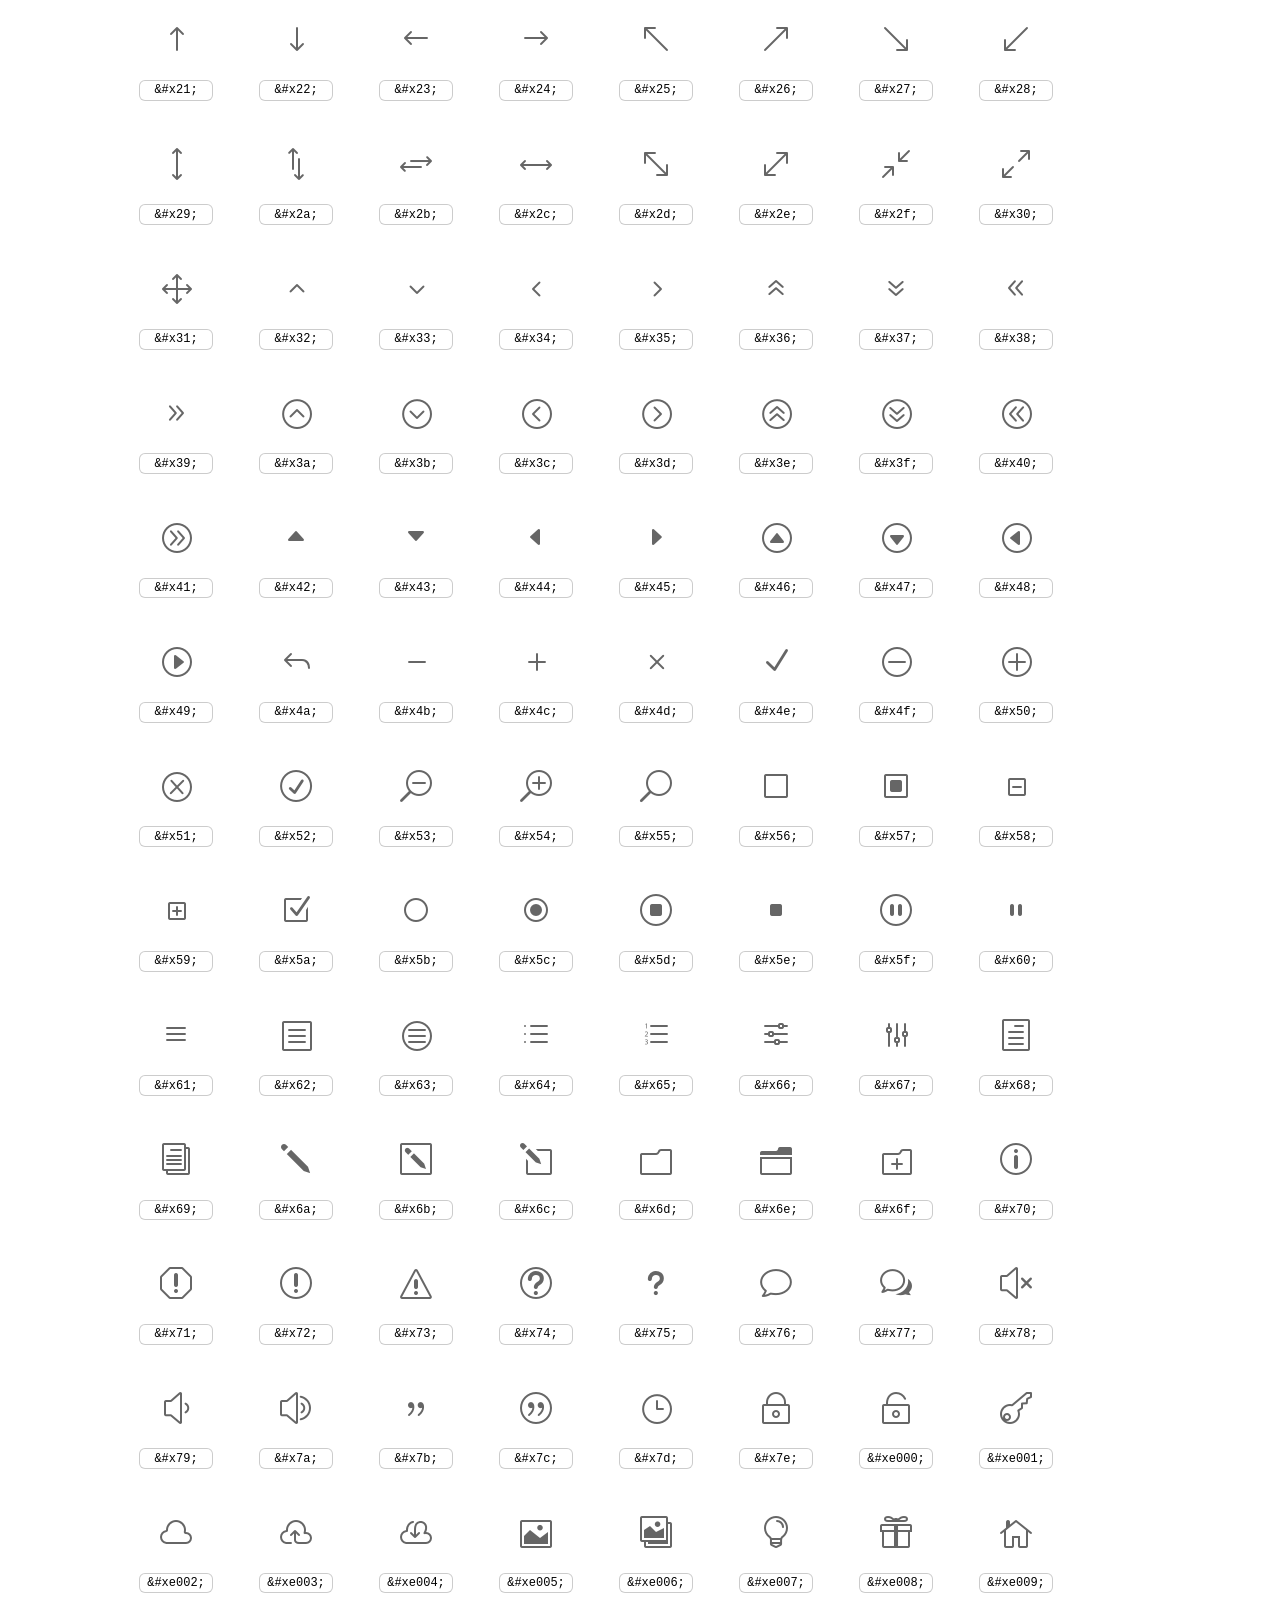
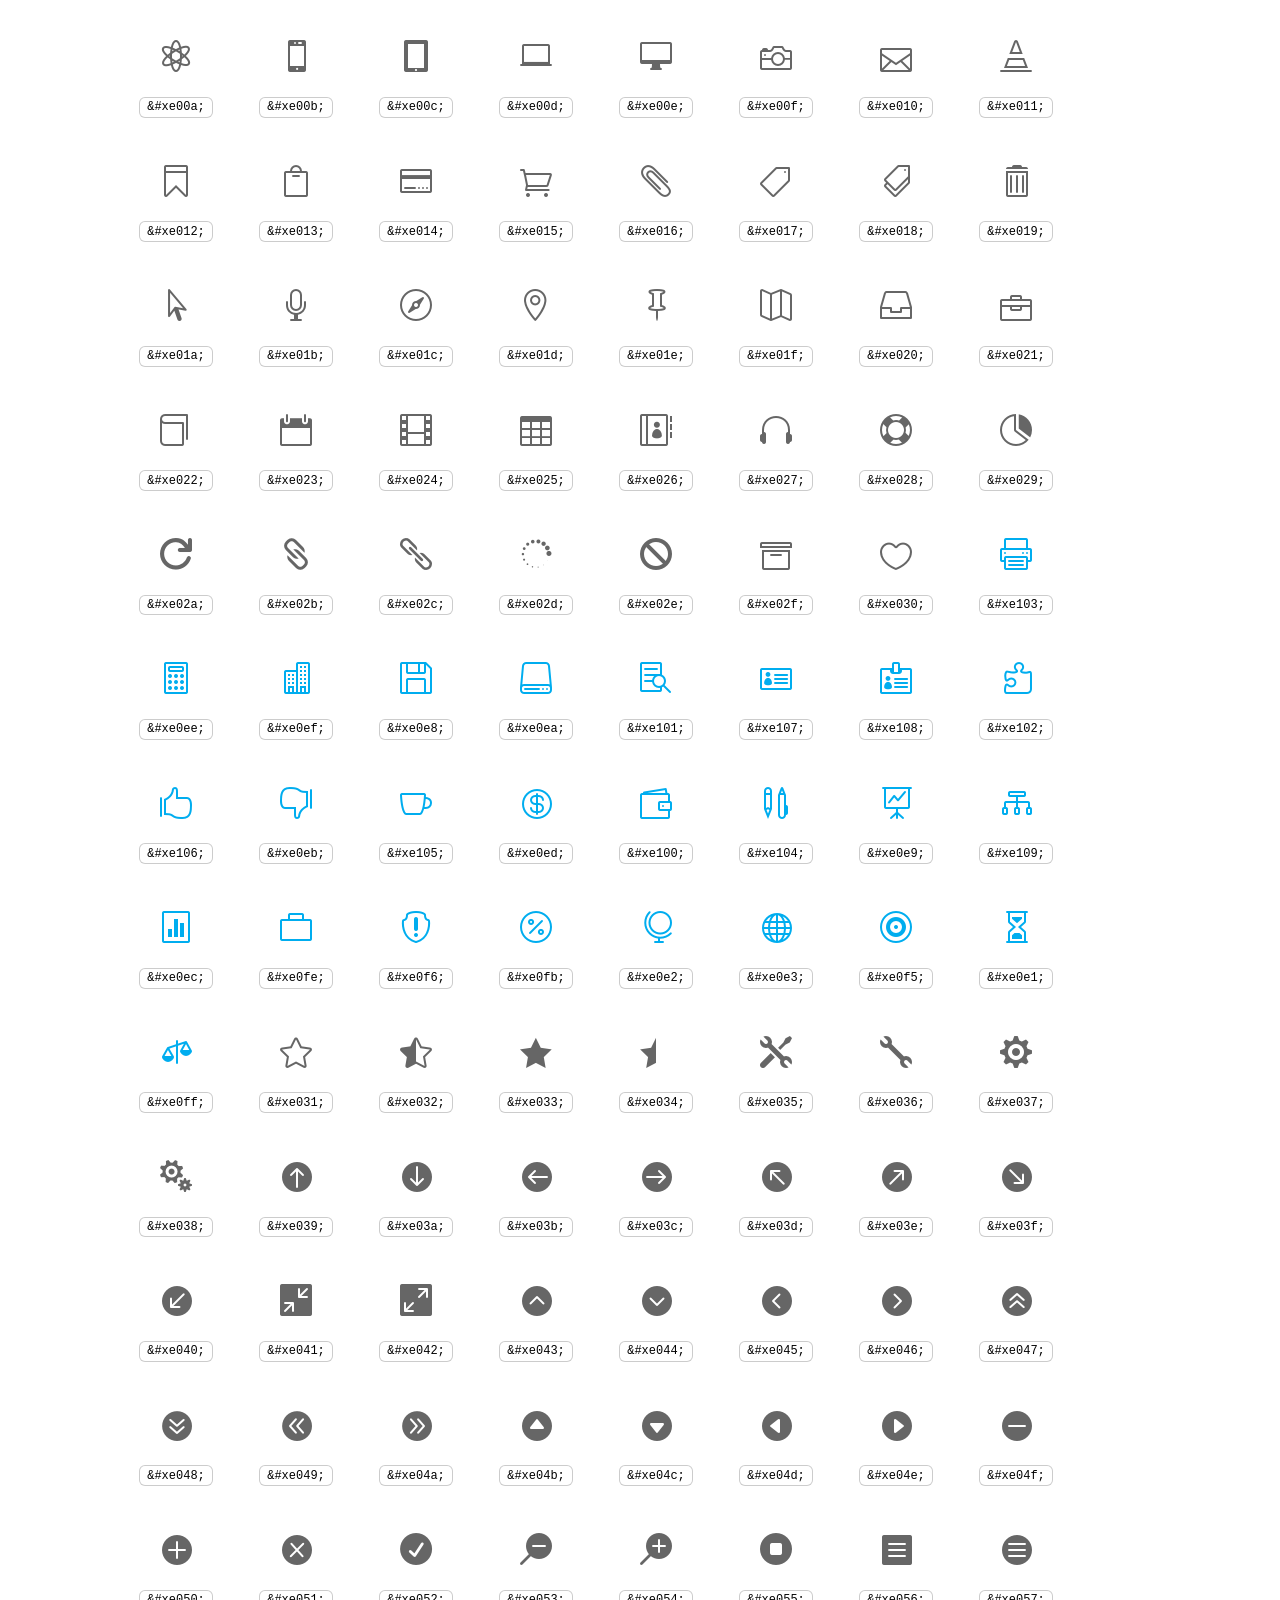
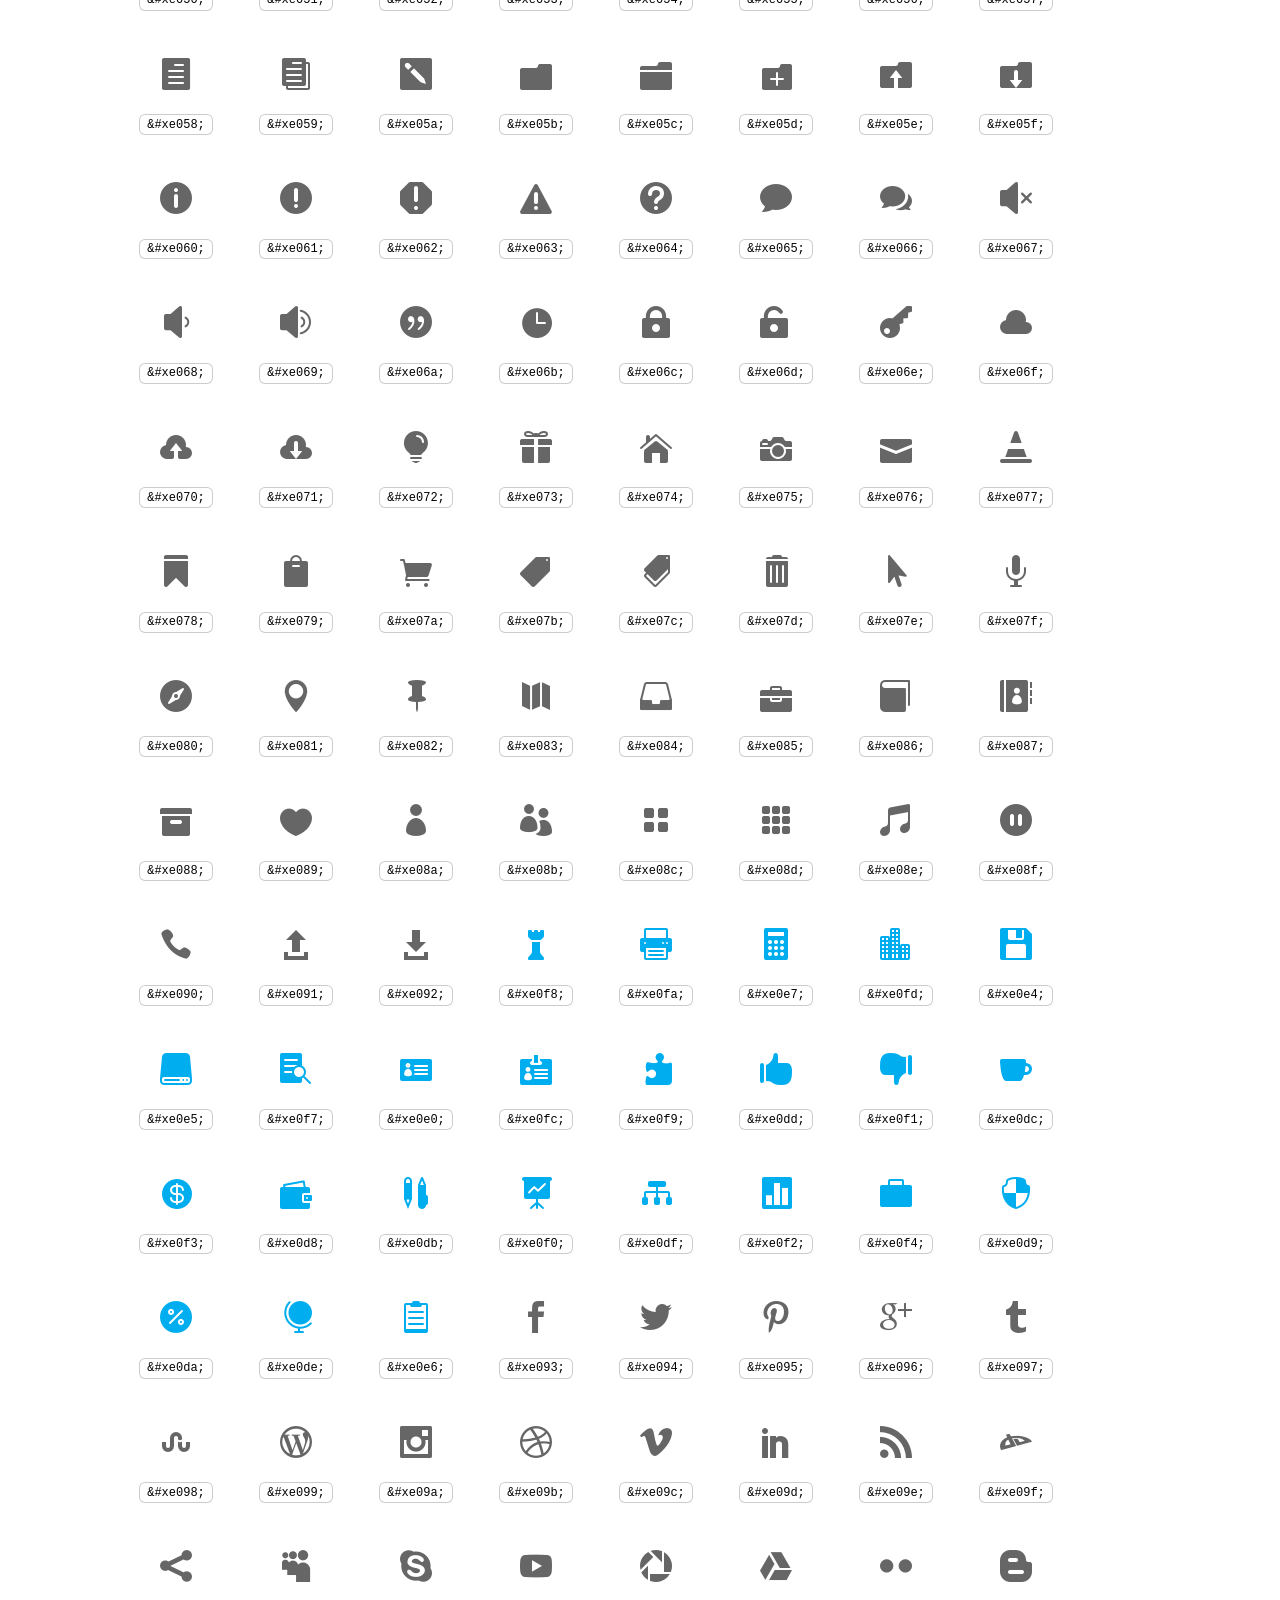
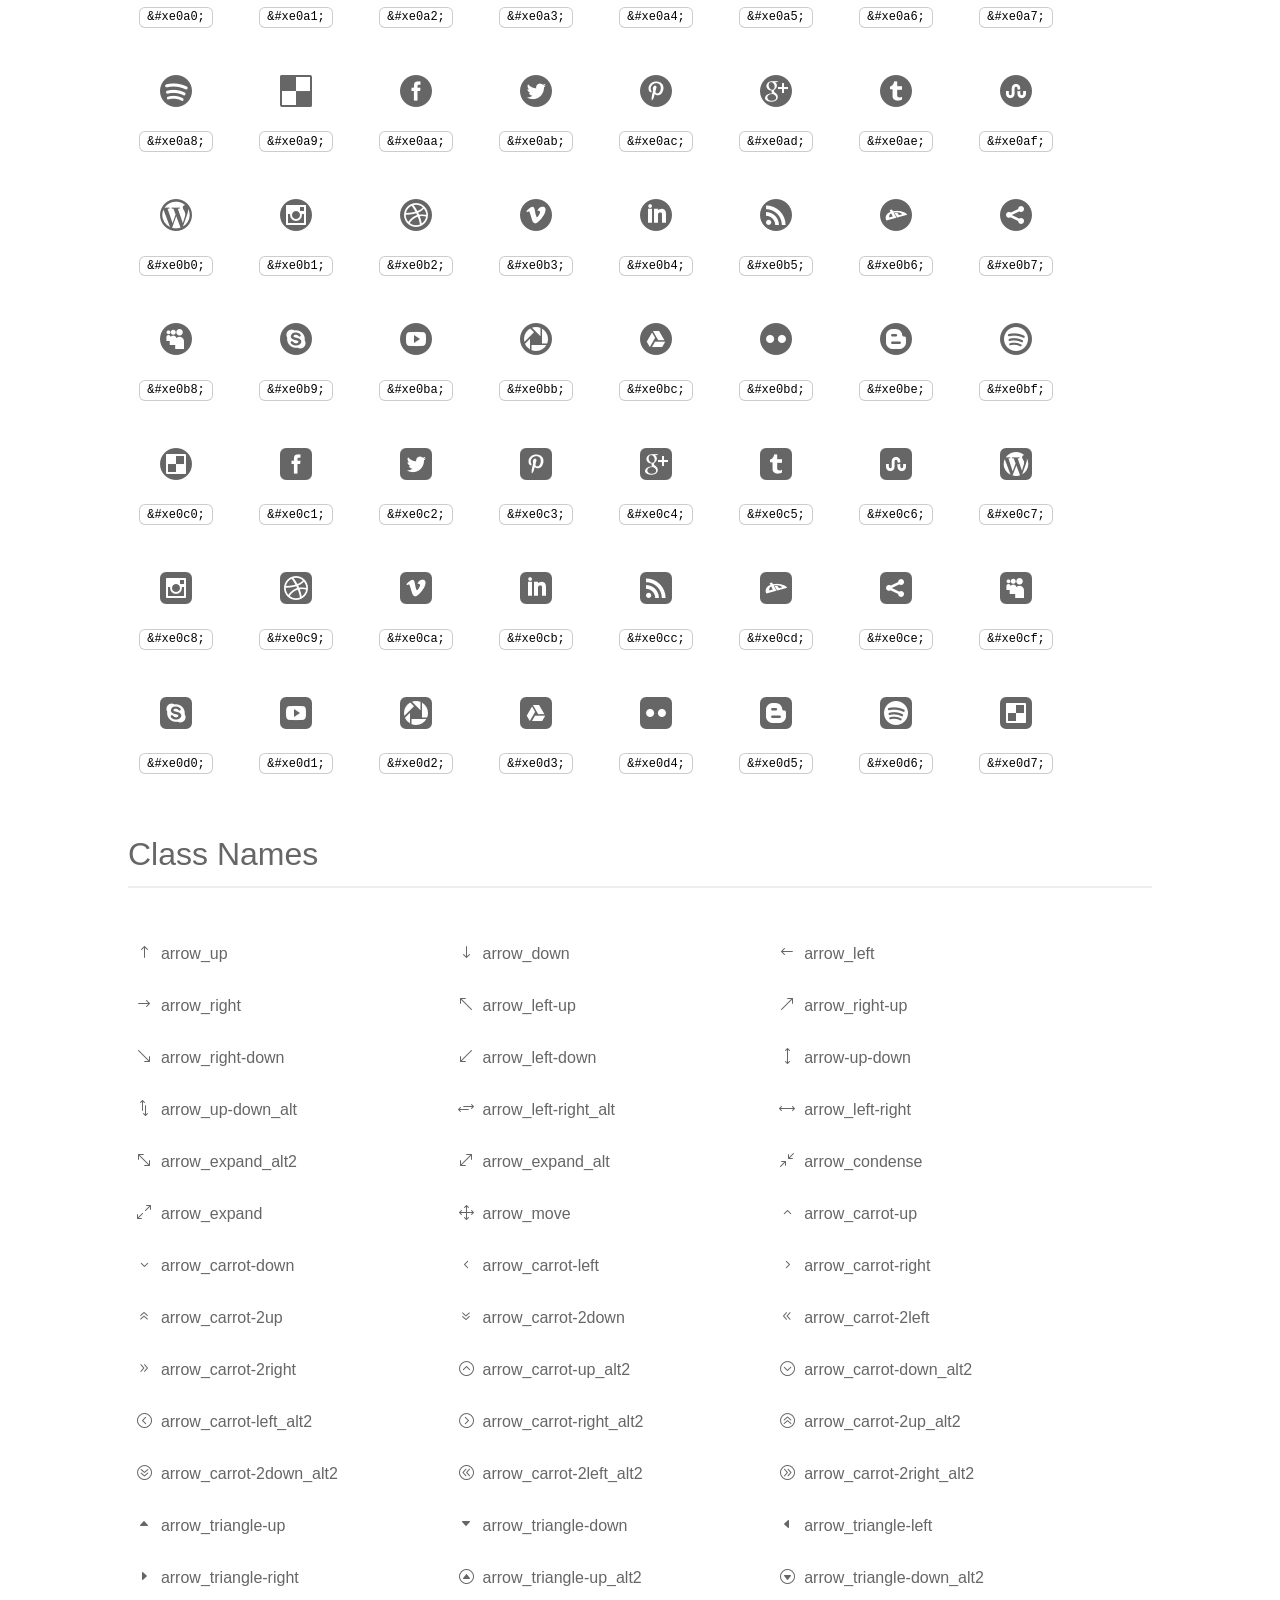
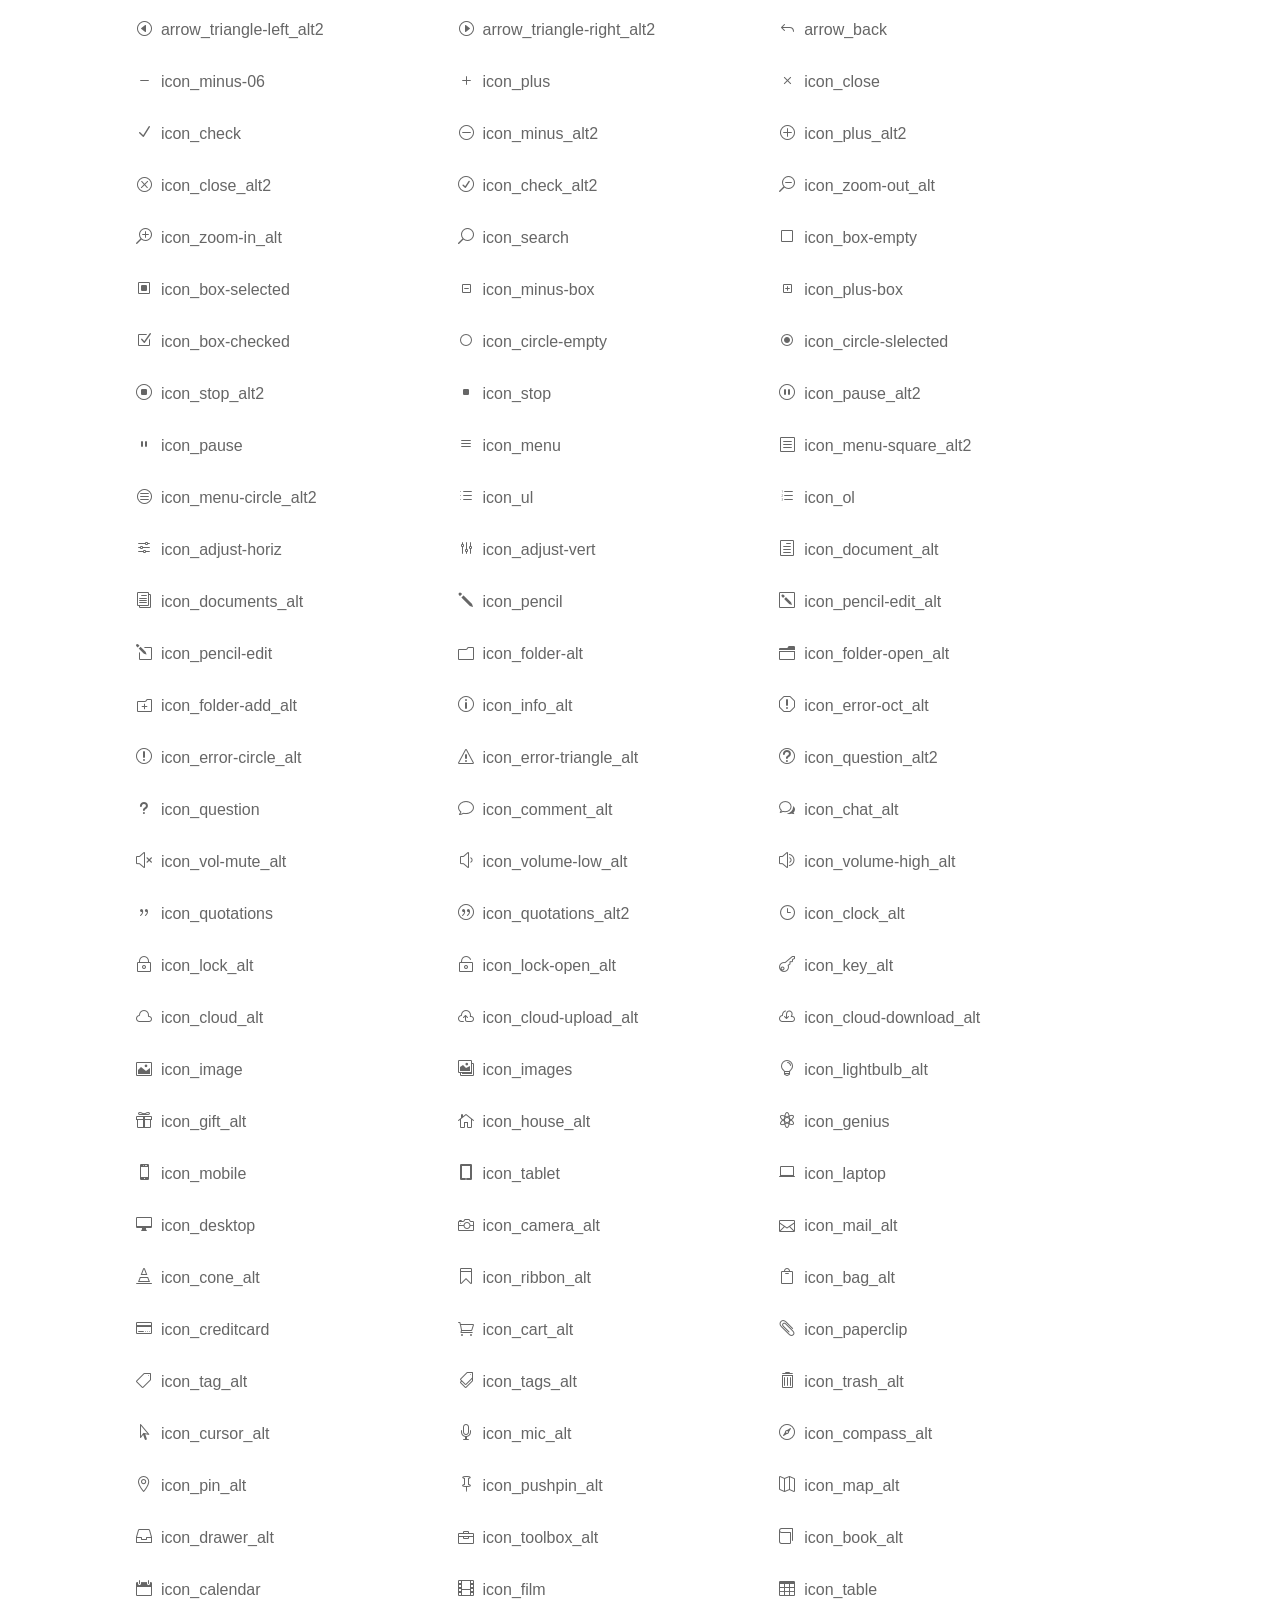
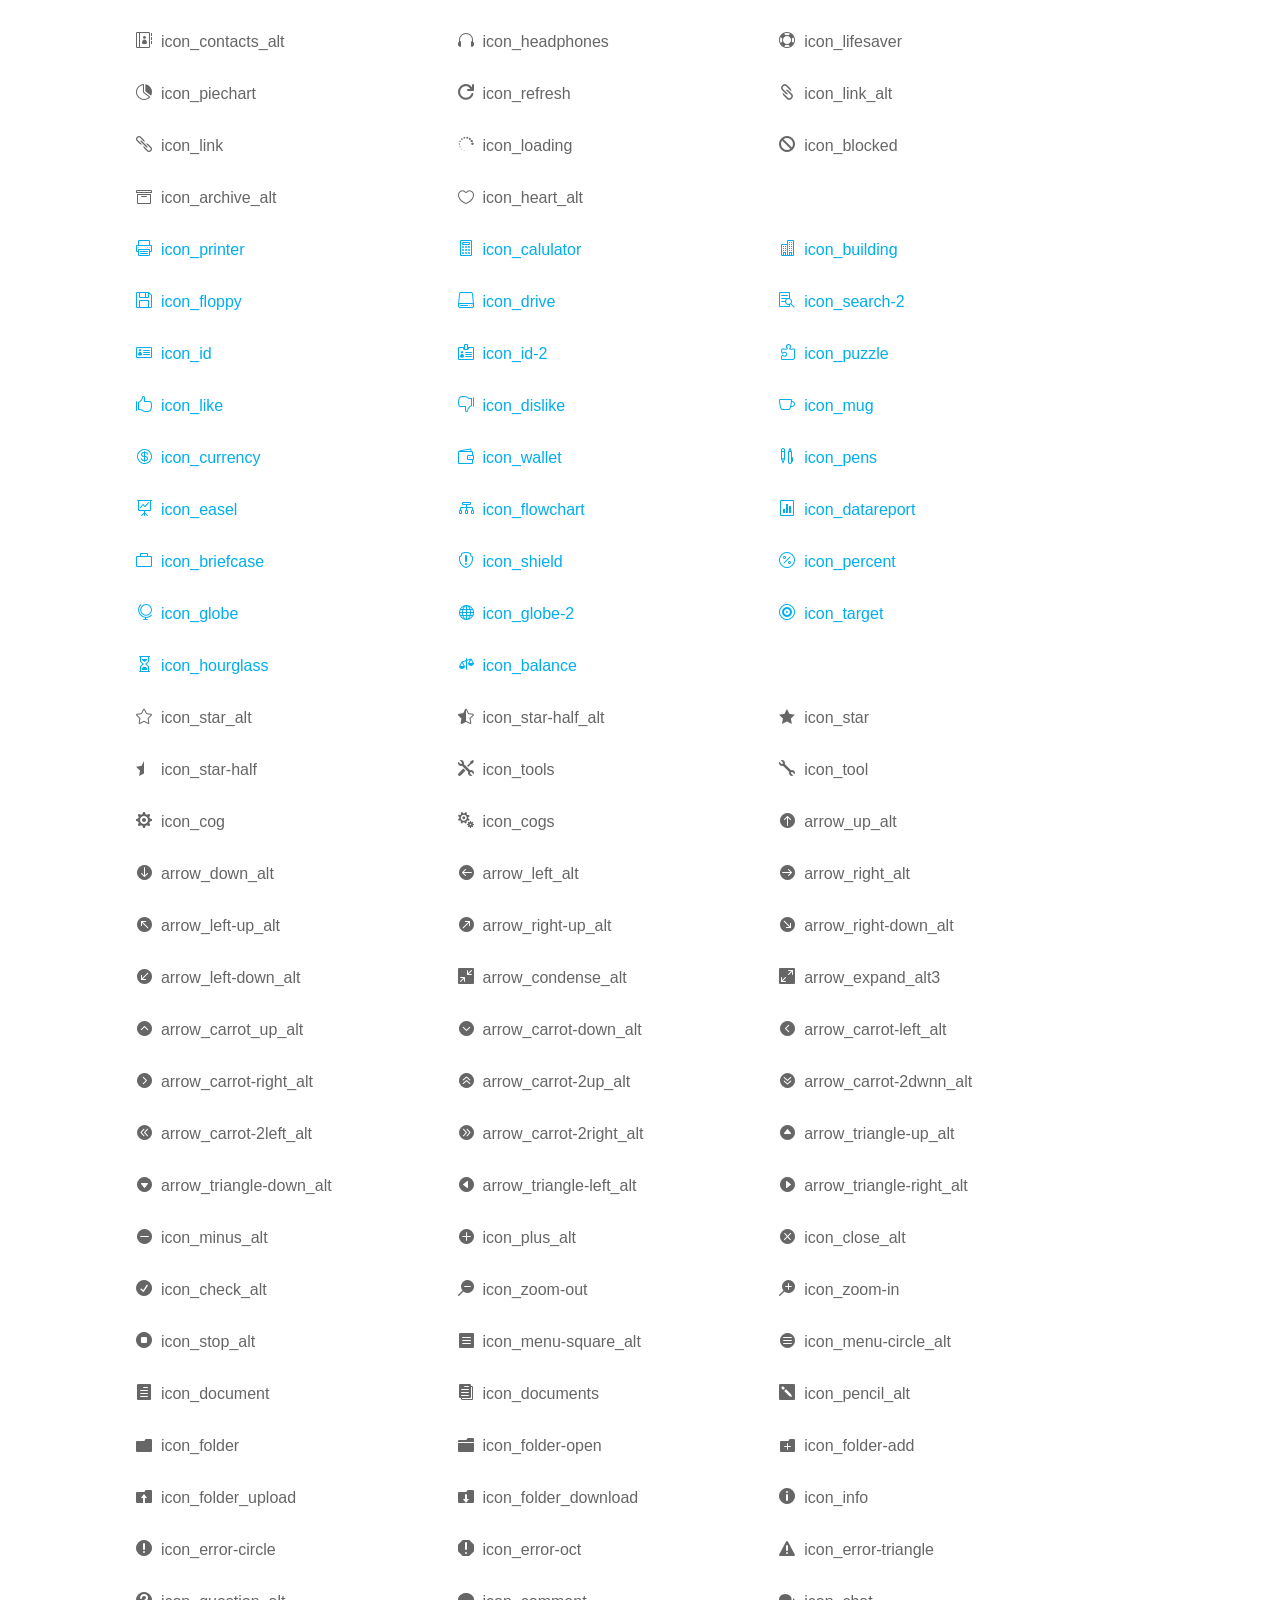
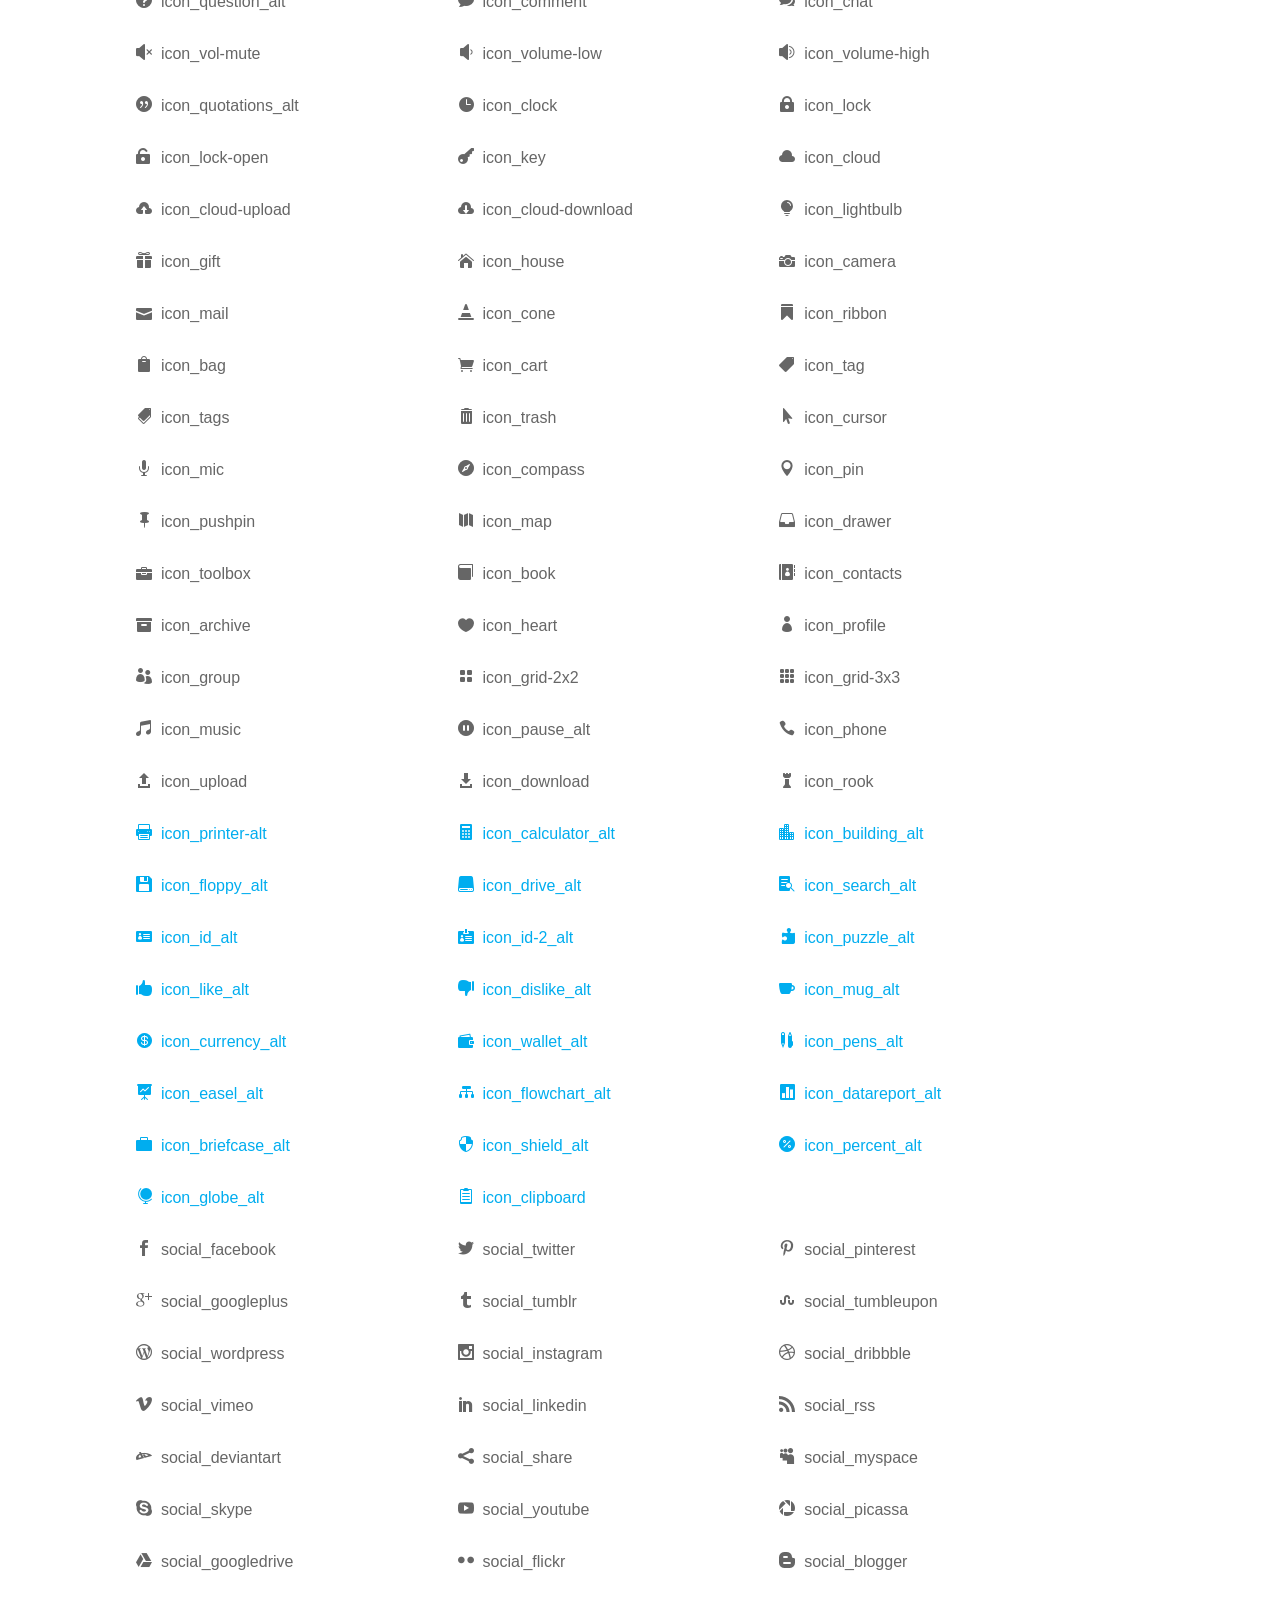
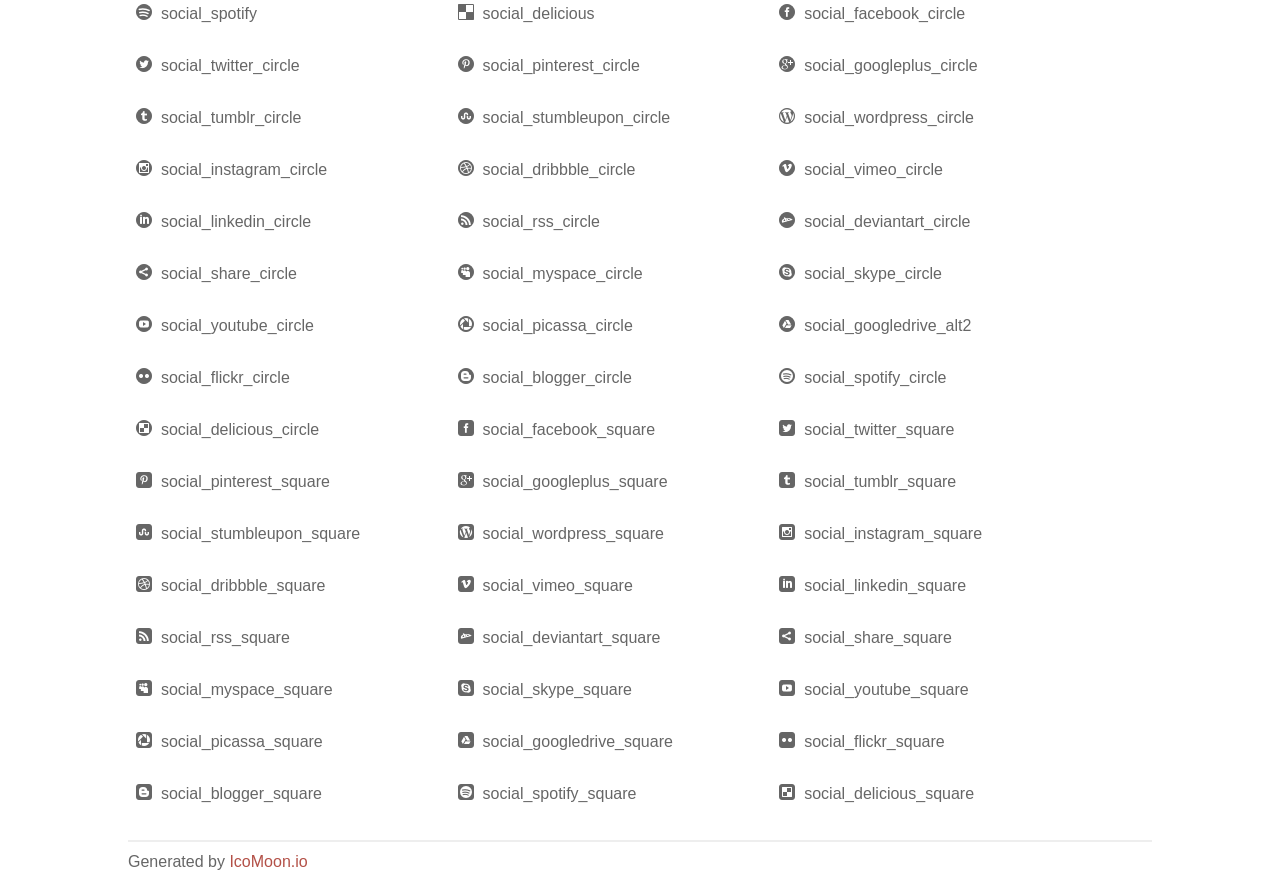
<file: css/icon_fonts/demo_icon_set_3.html>
<!doctype html>
<html>
<head>
<title>Your Font/Glyphs</title>
<link rel="stylesheet" href="css/icon_set_3.css" />
<!--[if lte IE 7]><script src="lte-ie7.js"></script><![endif]-->
<style>
	section, header, footer {display: block;}
	body {
		font-family: sans-serif;
		color: #666;
		line-height: 1.5;
		font-size: 1em;
	}
	* {
		-moz-box-sizing: border-box;
		-webkit-box-sizing: border-box;
		box-sizing: border-box;
		margin: 0;
		padding: 0;
	}
	.glyph {
		float: left;
		text-align: center;
		padding: .75em;
		margin: .4em 1.5em .75em 0;
		width: 6em;
		text-shadow: none;
	}
	
	.glyph input {
		font-family: consolas, monospace;
		font-size: 12px;
		width: 100%;
		text-align: center;
		border: 0;
		box-shadow: 0 0 0 1px #ccc;
		padding: .2em;
                -moz-border-radius: 5px;
                -webkit-border-radius: 5px;
	}
	
	

	.new {
		color:#00adef !important;
	}

	
	.w-main {
		width: 80%;
	}
	.centered {
		margin-left: auto;
		margin-right: auto;
	}
	.fs1 {
		font-size: 2em;
	}
	header {
		margin: 2em 0;
		padding-bottom: .5em;
		color: #666;
		box-shadow: 0 2px #eee;
	}
	header h1 {
		font-size: 2em;
		font-weight: normal;
	}
	.clearfix:before, .clearfix:after { content: ""; display: table; }
	.clearfix:after, .clear { clear: both; }
	footer {
		margin-top: 2em;
		padding: .5em 0;
		box-shadow: 0 -2px #eee;
	}
	a, a:visited {
		color: #B35047;
		text-decoration: none;
	}
	a:hover, a:focus {color: #000;}
	
	.box1 {
		font-size: 16px;
		display: inline-block;
		width: 30%;
		padding: .25em .5em;
		margin: 20px 10px 0 0;
	}
</style>
</head>
<body>

	<div class="w-main centered">
	<section class="mtm clearfix" id="glyphs">
	<div class="glyph">
		<div class="fs1" aria-hidden="true" data-icon="&#x21;"></div>
		<input type="text" readonly value="&amp;#x21;" />
	</div>
	<div class="glyph">
		<div class="fs1" aria-hidden="true" data-icon="&#x22;"></div>
		<input type="text" readonly value="&amp;#x22;" />
	</div>
	<div class="glyph">
		<div class="fs1" aria-hidden="true" data-icon="&#x23;"></div>
		<input type="text" readonly value="&amp;#x23;" />
	</div>
	<div class="glyph">
		<div class="fs1" aria-hidden="true" data-icon="&#x24;"></div>
		<input type="text" readonly value="&amp;#x24;" />
	</div>
	<div class="glyph">
		<div class="fs1" aria-hidden="true" data-icon="&#x25;"></div>
		<input type="text" readonly value="&amp;#x25;" />
	</div>
	<div class="glyph">
		<div class="fs1" aria-hidden="true" data-icon="&#x26;"></div>
		<input type="text" readonly value="&amp;#x26;" />
	</div>
	<div class="glyph">
		<div class="fs1" aria-hidden="true" data-icon="&#x27;"></div>
		<input type="text" readonly value="&amp;#x27;" />
	</div>
	<div class="glyph">
		<div class="fs1" aria-hidden="true" data-icon="&#x28;"></div>
		<input type="text" readonly value="&amp;#x28;" />
	</div>
	<div class="glyph">
		<div class="fs1" aria-hidden="true" data-icon="&#x29;"></div>
		<input type="text" readonly value="&amp;#x29;" />
	</div>
	<div class="glyph">
		<div class="fs1" aria-hidden="true" data-icon="&#x2a;"></div>
		<input type="text" readonly value="&amp;#x2a;" />
	</div>
	<div class="glyph">
		<div class="fs1" aria-hidden="true" data-icon="&#x2b;"></div>
		<input type="text" readonly value="&amp;#x2b;" />
	</div>
	<div class="glyph">
		<div class="fs1" aria-hidden="true" data-icon="&#x2c;"></div>
		<input type="text" readonly value="&amp;#x2c;" />
	</div>
	<div class="glyph">
		<div class="fs1" aria-hidden="true" data-icon="&#x2d;"></div>
		<input type="text" readonly value="&amp;#x2d;" />
	</div>
	<div class="glyph">
		<div class="fs1" aria-hidden="true" data-icon="&#x2e;"></div>
		<input type="text" readonly value="&amp;#x2e;" />
	</div>
	<div class="glyph">
		<div class="fs1" aria-hidden="true" data-icon="&#x2f;"></div>
		<input type="text" readonly value="&amp;#x2f;" />
	</div>
	<div class="glyph">
		<div class="fs1" aria-hidden="true" data-icon="&#x30;"></div>
		<input type="text" readonly value="&amp;#x30;" />
	</div>
	<div class="glyph">
		<div class="fs1" aria-hidden="true" data-icon="&#x31;"></div>
		<input type="text" readonly value="&amp;#x31;" />
	</div>
	<div class="glyph">
		<div class="fs1" aria-hidden="true" data-icon="&#x32;"></div>
		<input type="text" readonly value="&amp;#x32;" />
	</div>
	<div class="glyph">
		<div class="fs1" aria-hidden="true" data-icon="&#x33;"></div>
		<input type="text" readonly value="&amp;#x33;" />
	</div>
	<div class="glyph">
		<div class="fs1" aria-hidden="true" data-icon="&#x34;"></div>
		<input type="text" readonly value="&amp;#x34;" />
	</div>
	<div class="glyph">
		<div class="fs1" aria-hidden="true" data-icon="&#x35;"></div>
		<input type="text" readonly value="&amp;#x35;" />
	</div>
	<div class="glyph">
		<div class="fs1" aria-hidden="true" data-icon="&#x36;"></div>
		<input type="text" readonly value="&amp;#x36;" />
	</div>
	<div class="glyph">
		<div class="fs1" aria-hidden="true" data-icon="&#x37;"></div>
		<input type="text" readonly value="&amp;#x37;" />
	</div>
	<div class="glyph">
		<div class="fs1" aria-hidden="true" data-icon="&#x38;"></div>
		<input type="text" readonly value="&amp;#x38;" />
	</div>
	<div class="glyph">
		<div class="fs1" aria-hidden="true" data-icon="&#x39;"></div>
		<input type="text" readonly value="&amp;#x39;" />
	</div>
	<div class="glyph">
		<div class="fs1" aria-hidden="true" data-icon="&#x3a;"></div>
		<input type="text" readonly value="&amp;#x3a;" />
	</div>
	<div class="glyph">
		<div class="fs1" aria-hidden="true" data-icon="&#x3b;"></div>
		<input type="text" readonly value="&amp;#x3b;" />
	</div>
	<div class="glyph">
		<div class="fs1" aria-hidden="true" data-icon="&#x3c;"></div>
		<input type="text" readonly value="&amp;#x3c;" />
	</div>
	<div class="glyph">
		<div class="fs1" aria-hidden="true" data-icon="&#x3d;"></div>
		<input type="text" readonly value="&amp;#x3d;" />
	</div>
	<div class="glyph">
		<div class="fs1" aria-hidden="true" data-icon="&#x3e;"></div>
		<input type="text" readonly value="&amp;#x3e;" />
	</div>
	<div class="glyph">
		<div class="fs1" aria-hidden="true" data-icon="&#x3f;"></div>
		<input type="text" readonly value="&amp;#x3f;" />
	</div>
	<div class="glyph">
		<div class="fs1" aria-hidden="true" data-icon="&#x40;"></div>
		<input type="text" readonly value="&amp;#x40;" />
	</div>
	<div class="glyph">
		<div class="fs1" aria-hidden="true" data-icon="&#x41;"></div>
		<input type="text" readonly value="&amp;#x41;" />
	</div>
	<div class="glyph">
		<div class="fs1" aria-hidden="true" data-icon="&#x42;"></div>
		<input type="text" readonly value="&amp;#x42;" />
	</div>
	<div class="glyph">
		<div class="fs1" aria-hidden="true" data-icon="&#x43;"></div>
		<input type="text" readonly value="&amp;#x43;" />
	</div>
	<div class="glyph">
		<div class="fs1" aria-hidden="true" data-icon="&#x44;"></div>
		<input type="text" readonly value="&amp;#x44;" />
	</div>
	<div class="glyph">
		<div class="fs1" aria-hidden="true" data-icon="&#x45;"></div>
		<input type="text" readonly value="&amp;#x45;" />
	</div>
	<div class="glyph">
		<div class="fs1" aria-hidden="true" data-icon="&#x46;"></div>
		<input type="text" readonly value="&amp;#x46;" />
	</div>
	<div class="glyph">
		<div class="fs1" aria-hidden="true" data-icon="&#x47;"></div>
		<input type="text" readonly value="&amp;#x47;" />
	</div>
	<div class="glyph">
		<div class="fs1" aria-hidden="true" data-icon="&#x48;"></div>
		<input type="text" readonly value="&amp;#x48;" />
	</div>
	<div class="glyph">
		<div class="fs1" aria-hidden="true" data-icon="&#x49;"></div>
		<input type="text" readonly value="&amp;#x49;" />
	</div>
	<div class="glyph">
		<div class="fs1" aria-hidden="true" data-icon="&#x4a;"></div>
		<input type="text" readonly value="&amp;#x4a;" />
	</div>
	<div class="glyph">
		<div class="fs1" aria-hidden="true" data-icon="&#x4b;"></div>
		<input type="text" readonly value="&amp;#x4b;" />
	</div>
	<div class="glyph">
		<div class="fs1" aria-hidden="true" data-icon="&#x4c;"></div>
		<input type="text" readonly value="&amp;#x4c;" />
	</div>
	<div class="glyph">
		<div class="fs1" aria-hidden="true" data-icon="&#x4d;"></div>
		<input type="text" readonly value="&amp;#x4d;" />
	</div>
	<div class="glyph">
		<div class="fs1" aria-hidden="true" data-icon="&#x4e;"></div>
		<input type="text" readonly value="&amp;#x4e;" />
	</div>
	<div class="glyph">
		<div class="fs1" aria-hidden="true" data-icon="&#x4f;"></div>
		<input type="text" readonly value="&amp;#x4f;" />
	</div>
	<div class="glyph">
		<div class="fs1" aria-hidden="true" data-icon="&#x50;"></div>
		<input type="text" readonly value="&amp;#x50;" />
	</div>
	<div class="glyph">
		<div class="fs1" aria-hidden="true" data-icon="&#x51;"></div>
		<input type="text" readonly value="&amp;#x51;" />
	</div>
	<div class="glyph">
		<div class="fs1" aria-hidden="true" data-icon="&#x52;"></div>
		<input type="text" readonly value="&amp;#x52;" />
	</div>
	<div class="glyph">
		<div class="fs1" aria-hidden="true" data-icon="&#x53;"></div>
		<input type="text" readonly value="&amp;#x53;" />
	</div>
	<div class="glyph">
		<div class="fs1" aria-hidden="true" data-icon="&#x54;"></div>
		<input type="text" readonly value="&amp;#x54;" />
	</div>
	<div class="glyph">
		<div class="fs1" aria-hidden="true" data-icon="&#x55;"></div>
		<input type="text" readonly value="&amp;#x55;" />
	</div>
	<div class="glyph">
		<div class="fs1" aria-hidden="true" data-icon="&#x56;"></div>
		<input type="text" readonly value="&amp;#x56;" />
	</div>
	<div class="glyph">
		<div class="fs1" aria-hidden="true" data-icon="&#x57;"></div>
		<input type="text" readonly value="&amp;#x57;" />
	</div>
	<div class="glyph">
		<div class="fs1" aria-hidden="true" data-icon="&#x58;"></div>
		<input type="text" readonly value="&amp;#x58;" />
	</div>
	<div class="glyph">
		<div class="fs1" aria-hidden="true" data-icon="&#x59;"></div>
		<input type="text" readonly value="&amp;#x59;" />
	</div>
	<div class="glyph">
		<div class="fs1" aria-hidden="true" data-icon="&#x5a;"></div>
		<input type="text" readonly value="&amp;#x5a;" />
	</div>
	<div class="glyph">
		<div class="fs1" aria-hidden="true" data-icon="&#x5b;"></div>
		<input type="text" readonly value="&amp;#x5b;" />
	</div>
	<div class="glyph">
		<div class="fs1" aria-hidden="true" data-icon="&#x5c;"></div>
		<input type="text" readonly value="&amp;#x5c;" />
	</div>
	<div class="glyph">
		<div class="fs1" aria-hidden="true" data-icon="&#x5d;"></div>
		<input type="text" readonly value="&amp;#x5d;" />
	</div>
	<div class="glyph">
		<div class="fs1" aria-hidden="true" data-icon="&#x5e;"></div>
		<input type="text" readonly value="&amp;#x5e;" />
	</div>
	<div class="glyph">
		<div class="fs1" aria-hidden="true" data-icon="&#x5f;"></div>
		<input type="text" readonly value="&amp;#x5f;" />
	</div>
	<div class="glyph">
		<div class="fs1" aria-hidden="true" data-icon="&#x60;"></div>
		<input type="text" readonly value="&amp;#x60;" />
	</div>
	<div class="glyph">
		<div class="fs1" aria-hidden="true" data-icon="&#x61;"></div>
		<input type="text" readonly value="&amp;#x61;" />
	</div>
	<div class="glyph">
		<div class="fs1" aria-hidden="true" data-icon="&#x62;"></div>
		<input type="text" readonly value="&amp;#x62;" />
	</div>
	<div class="glyph">
		<div class="fs1" aria-hidden="true" data-icon="&#x63;"></div>
		<input type="text" readonly value="&amp;#x63;" />
	</div>
	<div class="glyph">
		<div class="fs1" aria-hidden="true" data-icon="&#x64;"></div>
		<input type="text" readonly value="&amp;#x64;" />
	</div>
	<div class="glyph">
		<div class="fs1" aria-hidden="true" data-icon="&#x65;"></div>
		<input type="text" readonly value="&amp;#x65;" />
	</div>
	<div class="glyph">
		<div class="fs1" aria-hidden="true" data-icon="&#x66;"></div>
		<input type="text" readonly value="&amp;#x66;" />
	</div>
	<div class="glyph">
		<div class="fs1" aria-hidden="true" data-icon="&#x67;"></div>
		<input type="text" readonly value="&amp;#x67;" />
	</div>
	<div class="glyph">
		<div class="fs1" aria-hidden="true" data-icon="&#x68;"></div>
		<input type="text" readonly value="&amp;#x68;" />
	</div>
	<div class="glyph">
		<div class="fs1" aria-hidden="true" data-icon="&#x69;"></div>
		<input type="text" readonly value="&amp;#x69;" />
	</div>
	<div class="glyph">
		<div class="fs1" aria-hidden="true" data-icon="&#x6a;"></div>
		<input type="text" readonly value="&amp;#x6a;" />
	</div>
	<div class="glyph">
		<div class="fs1" aria-hidden="true" data-icon="&#x6b;"></div>
		<input type="text" readonly value="&amp;#x6b;" />
	</div>
	<div class="glyph">
		<div class="fs1" aria-hidden="true" data-icon="&#x6c;"></div>
		<input type="text" readonly value="&amp;#x6c;" />
	</div>
	<div class="glyph">
		<div class="fs1" aria-hidden="true" data-icon="&#x6d;"></div>
		<input type="text" readonly value="&amp;#x6d;" />
	</div>
	<div class="glyph">
		<div class="fs1" aria-hidden="true" data-icon="&#x6e;"></div>
		<input type="text" readonly value="&amp;#x6e;" />
	</div>
	<div class="glyph">
		<div class="fs1" aria-hidden="true" data-icon="&#x6f;"></div>
		<input type="text" readonly value="&amp;#x6f;" />
	</div>
	<div class="glyph">
		<div class="fs1" aria-hidden="true" data-icon="&#x70;"></div>
		<input type="text" readonly value="&amp;#x70;" />
	</div>
	<div class="glyph">
		<div class="fs1" aria-hidden="true" data-icon="&#x71;"></div>
		<input type="text" readonly value="&amp;#x71;" />
	</div>
	<div class="glyph">
		<div class="fs1" aria-hidden="true" data-icon="&#x72;"></div>
		<input type="text" readonly value="&amp;#x72;" />
	</div>
	<div class="glyph">
		<div class="fs1" aria-hidden="true" data-icon="&#x73;"></div>
		<input type="text" readonly value="&amp;#x73;" />
	</div>
	<div class="glyph">
		<div class="fs1" aria-hidden="true" data-icon="&#x74;"></div>
		<input type="text" readonly value="&amp;#x74;" />
	</div>
	<div class="glyph">
		<div class="fs1" aria-hidden="true" data-icon="&#x75;"></div>
		<input type="text" readonly value="&amp;#x75;" />
	</div>
	<div class="glyph">
		<div class="fs1" aria-hidden="true" data-icon="&#x76;"></div>
		<input type="text" readonly value="&amp;#x76;" />
	</div>
	<div class="glyph">
		<div class="fs1" aria-hidden="true" data-icon="&#x77;"></div>
		<input type="text" readonly value="&amp;#x77;" />
	</div>
	<div class="glyph">
		<div class="fs1" aria-hidden="true" data-icon="&#x78;"></div>
		<input type="text" readonly value="&amp;#x78;" />
	</div>
	<div class="glyph">
		<div class="fs1" aria-hidden="true" data-icon="&#x79;"></div>
		<input type="text" readonly value="&amp;#x79;" />
	</div>
	<div class="glyph">
		<div class="fs1" aria-hidden="true" data-icon="&#x7a;"></div>
		<input type="text" readonly value="&amp;#x7a;" />
	</div>
	<div class="glyph">
		<div class="fs1" aria-hidden="true" data-icon="&#x7b;"></div>
		<input type="text" readonly value="&amp;#x7b;" />
	</div>
	<div class="glyph">
		<div class="fs1" aria-hidden="true" data-icon="&#x7c;"></div>
		<input type="text" readonly value="&amp;#x7c;" />
	</div>
	<div class="glyph">
		<div class="fs1" aria-hidden="true" data-icon="&#x7d;"></div>
		<input type="text" readonly value="&amp;#x7d;" />
	</div>
	<div class="glyph">
		<div class="fs1" aria-hidden="true" data-icon="&#x7e;"></div>
		<input type="text" readonly value="&amp;#x7e;" />
	</div>
	<div class="glyph">
		<div class="fs1" aria-hidden="true" data-icon="&#xe000;"></div>
		<input type="text" readonly value="&amp;#xe000;" />
	</div>
	<div class="glyph">
		<div class="fs1" aria-hidden="true" data-icon="&#xe001;"></div>
		<input type="text" readonly value="&amp;#xe001;" />
	</div>
	<div class="glyph">
		<div class="fs1" aria-hidden="true" data-icon="&#xe002;"></div>
		<input type="text" readonly value="&amp;#xe002;" />
	</div>
	<div class="glyph">
		<div class="fs1" aria-hidden="true" data-icon="&#xe003;"></div>
		<input type="text" readonly value="&amp;#xe003;" />
	</div>
	<div class="glyph">
		<div class="fs1" aria-hidden="true" data-icon="&#xe004;"></div>
		<input type="text" readonly value="&amp;#xe004;" />
	</div>
	<div class="glyph">
		<div class="fs1" aria-hidden="true" data-icon="&#xe005;"></div>
		<input type="text" readonly value="&amp;#xe005;" />
	</div>
	<div class="glyph">
		<div class="fs1" aria-hidden="true" data-icon="&#xe006;"></div>
		<input type="text" readonly value="&amp;#xe006;" />
	</div>
	<div class="glyph">
		<div class="fs1" aria-hidden="true" data-icon="&#xe007;"></div>
		<input type="text" readonly value="&amp;#xe007;" />
	</div>
	<div class="glyph">
		<div class="fs1" aria-hidden="true" data-icon="&#xe008;"></div>
		<input type="text" readonly value="&amp;#xe008;" />
	</div>
	<div class="glyph">
		<div class="fs1" aria-hidden="true" data-icon="&#xe009;"></div>
		<input type="text" readonly value="&amp;#xe009;" />
	</div>
	<div class="glyph">
		<div class="fs1" aria-hidden="true" data-icon="&#xe00a;"></div>
		<input type="text" readonly value="&amp;#xe00a;" />
	</div>
	<div class="glyph">
		<div class="fs1" aria-hidden="true" data-icon="&#xe00b;"></div>
		<input type="text" readonly value="&amp;#xe00b;" />
	</div>
	<div class="glyph">
		<div class="fs1" aria-hidden="true" data-icon="&#xe00c;"></div>
		<input type="text" readonly value="&amp;#xe00c;" />
	</div>
	<div class="glyph">
		<div class="fs1" aria-hidden="true" data-icon="&#xe00d;"></div>
		<input type="text" readonly value="&amp;#xe00d;" />
	</div>
	<div class="glyph">
		<div class="fs1" aria-hidden="true" data-icon="&#xe00e;"></div>
		<input type="text" readonly value="&amp;#xe00e;" />
	</div>
	<div class="glyph">
		<div class="fs1" aria-hidden="true" data-icon="&#xe00f;"></div>
		<input type="text" readonly value="&amp;#xe00f;" />
	</div>
	<div class="glyph">
		<div class="fs1" aria-hidden="true" data-icon="&#xe010;"></div>
		<input type="text" readonly value="&amp;#xe010;" />
	</div>
	<div class="glyph">
		<div class="fs1" aria-hidden="true" data-icon="&#xe011;"></div>
		<input type="text" readonly value="&amp;#xe011;" />
	</div>
	<div class="glyph">
		<div class="fs1" aria-hidden="true" data-icon="&#xe012;"></div>
		<input type="text" readonly value="&amp;#xe012;" />
	</div>
	<div class="glyph">
		<div class="fs1" aria-hidden="true" data-icon="&#xe013;"></div>
		<input type="text" readonly value="&amp;#xe013;" />
	</div>
	<div class="glyph">
		<div class="fs1" aria-hidden="true" data-icon="&#xe014;"></div>
		<input type="text" readonly value="&amp;#xe014;" />
	</div>
	<div class="glyph">
		<div class="fs1" aria-hidden="true" data-icon="&#xe015;"></div>
		<input type="text" readonly value="&amp;#xe015;" />
	</div>
	<div class="glyph">
		<div class="fs1" aria-hidden="true" data-icon="&#xe016;"></div>
		<input type="text" readonly value="&amp;#xe016;" />
	</div>
	<div class="glyph">
		<div class="fs1" aria-hidden="true" data-icon="&#xe017;"></div>
		<input type="text" readonly value="&amp;#xe017;" />
	</div>
	<div class="glyph">
		<div class="fs1" aria-hidden="true" data-icon="&#xe018;"></div>
		<input type="text" readonly value="&amp;#xe018;" />
	</div>
	<div class="glyph">
		<div class="fs1" aria-hidden="true" data-icon="&#xe019;"></div>
		<input type="text" readonly value="&amp;#xe019;" />
	</div>
	<div class="glyph">
		<div class="fs1" aria-hidden="true" data-icon="&#xe01a;"></div>
		<input type="text" readonly value="&amp;#xe01a;" />
	</div>
	<div class="glyph">
		<div class="fs1" aria-hidden="true" data-icon="&#xe01b;"></div>
		<input type="text" readonly value="&amp;#xe01b;" />
	</div>
	<div class="glyph">
		<div class="fs1" aria-hidden="true" data-icon="&#xe01c;"></div>
		<input type="text" readonly value="&amp;#xe01c;" />
	</div>
	<div class="glyph">
		<div class="fs1" aria-hidden="true" data-icon="&#xe01d;"></div>
		<input type="text" readonly value="&amp;#xe01d;" />
	</div>
	<div class="glyph">
		<div class="fs1" aria-hidden="true" data-icon="&#xe01e;"></div>
		<input type="text" readonly value="&amp;#xe01e;" />
	</div>
	<div class="glyph">
		<div class="fs1" aria-hidden="true" data-icon="&#xe01f;"></div>
		<input type="text" readonly value="&amp;#xe01f;" />
	</div>
	<div class="glyph">
		<div class="fs1" aria-hidden="true" data-icon="&#xe020;"></div>
		<input type="text" readonly value="&amp;#xe020;" />
	</div>
	<div class="glyph">
		<div class="fs1" aria-hidden="true" data-icon="&#xe021;"></div>
		<input type="text" readonly value="&amp;#xe021;" />
	</div>
	<div class="glyph">
		<div class="fs1" aria-hidden="true" data-icon="&#xe022;"></div>
		<input type="text" readonly value="&amp;#xe022;" />
	</div>
	<div class="glyph">
		<div class="fs1" aria-hidden="true" data-icon="&#xe023;"></div>
		<input type="text" readonly value="&amp;#xe023;" />
	</div>
	<div class="glyph">
		<div class="fs1" aria-hidden="true" data-icon="&#xe024;"></div>
		<input type="text" readonly value="&amp;#xe024;" />
	</div>
	<div class="glyph">
		<div class="fs1" aria-hidden="true" data-icon="&#xe025;"></div>
		<input type="text" readonly value="&amp;#xe025;" />
	</div>
	<div class="glyph">
		<div class="fs1" aria-hidden="true" data-icon="&#xe026;"></div>
		<input type="text" readonly value="&amp;#xe026;" />
	</div>
	<div class="glyph">
		<div class="fs1" aria-hidden="true" data-icon="&#xe027;"></div>
		<input type="text" readonly value="&amp;#xe027;" />
	</div>
	<div class="glyph">
		<div class="fs1" aria-hidden="true" data-icon="&#xe028;"></div>
		<input type="text" readonly value="&amp;#xe028;" />
	</div>
	<div class="glyph">
		<div class="fs1" aria-hidden="true" data-icon="&#xe029;"></div>
		<input type="text" readonly value="&amp;#xe029;" />
	</div>
	<div class="glyph">
		<div class="fs1" aria-hidden="true" data-icon="&#xe02a;"></div>
		<input type="text" readonly value="&amp;#xe02a;" />
	</div>
	<div class="glyph">
		<div class="fs1" aria-hidden="true" data-icon="&#xe02b;"></div>
		<input type="text" readonly value="&amp;#xe02b;" />
	</div>
	<div class="glyph">
		<div class="fs1" aria-hidden="true" data-icon="&#xe02c;"></div>
		<input type="text" readonly value="&amp;#xe02c;" />
	</div>
	<div class="glyph">
		<div class="fs1" aria-hidden="true" data-icon="&#xe02d;"></div>
		<input type="text" readonly value="&amp;#xe02d;" />
	</div>
	<div class="glyph">
		<div class="fs1" aria-hidden="true" data-icon="&#xe02e;"></div>
		<input type="text" readonly value="&amp;#xe02e;" />
	</div>
	<div class="glyph">
		<div class="fs1" aria-hidden="true" data-icon="&#xe02f;"></div>
		<input type="text" readonly value="&amp;#xe02f;" />
	</div>
	<div class="glyph">
		<div class="fs1" aria-hidden="true" data-icon="&#xe030;"></div>
		<input type="text" readonly value="&amp;#xe030;" />
	</div>
    
    <div class="new">
    
    <div class="glyph">
		<div class="fs1" aria-hidden="true" data-icon="&#xe103;"></div>
		<input type="text" readonly value="&amp;#xe103;" />
	</div>
	<div class="glyph">
		<div class="fs1" aria-hidden="true" data-icon="&#xe0ee;"></div>
		<input type="text" readonly value="&amp;#xe0ee;" />
	</div>
	<div class="glyph">
		<div class="fs1" aria-hidden="true" data-icon="&#xe0ef;"></div>
		<input type="text" readonly value="&amp;#xe0ef;" />
	</div>
	<div class="glyph">
		<div class="fs1" aria-hidden="true" data-icon="&#xe0e8;"></div>
		<input type="text" readonly value="&amp;#xe0e8;" />
	</div>
	<div class="glyph">
		<div class="fs1" aria-hidden="true" data-icon="&#xe0ea;"></div>
		<input type="text" readonly value="&amp;#xe0ea;" />
	</div>
	<div class="glyph">
		<div class="fs1" aria-hidden="true" data-icon="&#xe101;"></div>
		<input type="text" readonly value="&amp;#xe101;" />
	</div>
	<div class="glyph">
		<div class="fs1" aria-hidden="true" data-icon="&#xe107;"></div>
		<input type="text" readonly value="&amp;#xe107;" />
	</div>
	<div class="glyph">
		<div class="fs1" aria-hidden="true" data-icon="&#xe108;"></div>
		<input type="text" readonly value="&amp;#xe108;" />
	</div>
	<div class="glyph">
		<div class="fs1" aria-hidden="true" data-icon="&#xe102;"></div>
		<input type="text" readonly value="&amp;#xe102;" />
	</div>
	<div class="glyph">
		<div class="fs1" aria-hidden="true" data-icon="&#xe106;"></div>
		<input type="text" readonly value="&amp;#xe106;" />
	</div>
	<div class="glyph">
		<div class="fs1" aria-hidden="true" data-icon="&#xe0eb;"></div>
		<input type="text" readonly value="&amp;#xe0eb;" />
	</div>
	<div class="glyph">
		<div class="fs1" aria-hidden="true" data-icon="&#xe105;"></div>
		<input type="text" readonly value="&amp;#xe105;" />
	</div>
	<div class="glyph">
		<div class="fs1" aria-hidden="true" data-icon="&#xe0ed;"></div>
		<input type="text" readonly value="&amp;#xe0ed;" />
	</div>
	<div class="glyph">
		<div class="fs1" aria-hidden="true" data-icon="&#xe100;"></div>
		<input type="text" readonly value="&amp;#xe100;" />
	</div>
	<div class="glyph">
		<div class="fs1" aria-hidden="true" data-icon="&#xe104;"></div>
		<input type="text" readonly value="&amp;#xe104;" />
	</div>
	<div class="glyph">
		<div class="fs1" aria-hidden="true" data-icon="&#xe0e9;"></div>
		<input type="text" readonly value="&amp;#xe0e9;" />
	</div>
	<div class="glyph">
		<div class="fs1" aria-hidden="true" data-icon="&#xe109;"></div>
		<input type="text" readonly value="&amp;#xe109;" />
	</div>
	<div class="glyph">
		<div class="fs1" aria-hidden="true" data-icon="&#xe0ec;"></div>
		<input type="text" readonly value="&amp;#xe0ec;" />
	</div>
	<div class="glyph">
		<div class="fs1" aria-hidden="true" data-icon="&#xe0fe;"></div>
		<input type="text" readonly value="&amp;#xe0fe;" />
	</div>
	<div class="glyph">
		<div class="fs1" aria-hidden="true" data-icon="&#xe0f6;"></div>
		<input type="text" readonly value="&amp;#xe0f6;" />
	</div>
	<div class="glyph">
		<div class="fs1" aria-hidden="true" data-icon="&#xe0fb;"></div>
		<input type="text" readonly value="&amp;#xe0fb;" />
	</div>
	<div class="glyph">
		<div class="fs1" aria-hidden="true" data-icon="&#xe0e2;"></div>
		<input type="text" readonly value="&amp;#xe0e2;" />
	</div>
	<div class="glyph">
		<div class="fs1" aria-hidden="true" data-icon="&#xe0e3;"></div>
		<input type="text" readonly value="&amp;#xe0e3;" />
	</div>
	<div class="glyph">
		<div class="fs1" aria-hidden="true" data-icon="&#xe0f5;"></div>
		<input type="text" readonly value="&amp;#xe0f5;" />
	</div>
	<div class="glyph">
		<div class="fs1" aria-hidden="true" data-icon="&#xe0e1;"></div>
		<input type="text" readonly value="&amp;#xe0e1;" />
	</div>
	<div class="glyph">
		<div class="fs1" aria-hidden="true" data-icon="&#xe0ff;"></div>
		<input type="text" readonly value="&amp;#xe0ff;" />
	</div>
    
    </div>
    
	<div class="glyph">
		<div class="fs1" aria-hidden="true" data-icon="&#xe031;"></div>
		<input type="text" readonly value="&amp;#xe031;" />
	</div>
	<div class="glyph">
		<div class="fs1" aria-hidden="true" data-icon="&#xe032;"></div>
		<input type="text" readonly value="&amp;#xe032;" />
	</div>
	<div class="glyph">
		<div class="fs1" aria-hidden="true" data-icon="&#xe033;"></div>
		<input type="text" readonly value="&amp;#xe033;" />
	</div>
	<div class="glyph">
		<div class="fs1" aria-hidden="true" data-icon="&#xe034;"></div>
		<input type="text" readonly value="&amp;#xe034;" />
	</div>
	<div class="glyph">
		<div class="fs1" aria-hidden="true" data-icon="&#xe035;"></div>
		<input type="text" readonly value="&amp;#xe035;" />
	</div>
	<div class="glyph">
		<div class="fs1" aria-hidden="true" data-icon="&#xe036;"></div>
		<input type="text" readonly value="&amp;#xe036;" />
	</div>
	<div class="glyph">
		<div class="fs1" aria-hidden="true" data-icon="&#xe037;"></div>
		<input type="text" readonly value="&amp;#xe037;" />
	</div>
	<div class="glyph">
		<div class="fs1" aria-hidden="true" data-icon="&#xe038;"></div>
		<input type="text" readonly value="&amp;#xe038;" />
	</div>
	<div class="glyph">
		<div class="fs1" aria-hidden="true" data-icon="&#xe039;"></div>
		<input type="text" readonly value="&amp;#xe039;" />
	</div>
	<div class="glyph">
		<div class="fs1" aria-hidden="true" data-icon="&#xe03a;"></div>
		<input type="text" readonly value="&amp;#xe03a;" />
	</div>
	<div class="glyph">
		<div class="fs1" aria-hidden="true" data-icon="&#xe03b;"></div>
		<input type="text" readonly value="&amp;#xe03b;" />
	</div>
	<div class="glyph">
		<div class="fs1" aria-hidden="true" data-icon="&#xe03c;"></div>
		<input type="text" readonly value="&amp;#xe03c;" />
	</div>
	<div class="glyph">
		<div class="fs1" aria-hidden="true" data-icon="&#xe03d;"></div>
		<input type="text" readonly value="&amp;#xe03d;" />
	</div>
	<div class="glyph">
		<div class="fs1" aria-hidden="true" data-icon="&#xe03e;"></div>
		<input type="text" readonly value="&amp;#xe03e;" />
	</div>
	<div class="glyph">
		<div class="fs1" aria-hidden="true" data-icon="&#xe03f;"></div>
		<input type="text" readonly value="&amp;#xe03f;" />
	</div>
	<div class="glyph">
		<div class="fs1" aria-hidden="true" data-icon="&#xe040;"></div>
		<input type="text" readonly value="&amp;#xe040;" />
	</div>
	<div class="glyph">
		<div class="fs1" aria-hidden="true" data-icon="&#xe041;"></div>
		<input type="text" readonly value="&amp;#xe041;" />
	</div>
	<div class="glyph">
		<div class="fs1" aria-hidden="true" data-icon="&#xe042;"></div>
		<input type="text" readonly value="&amp;#xe042;" />
	</div>
	<div class="glyph">
		<div class="fs1" aria-hidden="true" data-icon="&#xe043;"></div>
		<input type="text" readonly value="&amp;#xe043;" />
	</div>
	<div class="glyph">
		<div class="fs1" aria-hidden="true" data-icon="&#xe044;"></div>
		<input type="text" readonly value="&amp;#xe044;" />
	</div>
	<div class="glyph">
		<div class="fs1" aria-hidden="true" data-icon="&#xe045;"></div>
		<input type="text" readonly value="&amp;#xe045;" />
	</div>
	<div class="glyph">
		<div class="fs1" aria-hidden="true" data-icon="&#xe046;"></div>
		<input type="text" readonly value="&amp;#xe046;" />
	</div>
	<div class="glyph">
		<div class="fs1" aria-hidden="true" data-icon="&#xe047;"></div>
		<input type="text" readonly value="&amp;#xe047;" />
	</div>
	<div class="glyph">
		<div class="fs1" aria-hidden="true" data-icon="&#xe048;"></div>
		<input type="text" readonly value="&amp;#xe048;" />
	</div>
	<div class="glyph">
		<div class="fs1" aria-hidden="true" data-icon="&#xe049;"></div>
		<input type="text" readonly value="&amp;#xe049;" />
	</div>
	<div class="glyph">
		<div class="fs1" aria-hidden="true" data-icon="&#xe04a;"></div>
		<input type="text" readonly value="&amp;#xe04a;" />
	</div>
	<div class="glyph">
		<div class="fs1" aria-hidden="true" data-icon="&#xe04b;"></div>
		<input type="text" readonly value="&amp;#xe04b;" />
	</div>
	<div class="glyph">
		<div class="fs1" aria-hidden="true" data-icon="&#xe04c;"></div>
		<input type="text" readonly value="&amp;#xe04c;" />
	</div>
	<div class="glyph">
		<div class="fs1" aria-hidden="true" data-icon="&#xe04d;"></div>
		<input type="text" readonly value="&amp;#xe04d;" />
	</div>
	<div class="glyph">
		<div class="fs1" aria-hidden="true" data-icon="&#xe04e;"></div>
		<input type="text" readonly value="&amp;#xe04e;" />
	</div>
	<div class="glyph">
		<div class="fs1" aria-hidden="true" data-icon="&#xe04f;"></div>
		<input type="text" readonly value="&amp;#xe04f;" />
	</div>
	<div class="glyph">
		<div class="fs1" aria-hidden="true" data-icon="&#xe050;"></div>
		<input type="text" readonly value="&amp;#xe050;" />
	</div>
	<div class="glyph">
		<div class="fs1" aria-hidden="true" data-icon="&#xe051;"></div>
		<input type="text" readonly value="&amp;#xe051;" />
	</div>
	<div class="glyph">
		<div class="fs1" aria-hidden="true" data-icon="&#xe052;"></div>
		<input type="text" readonly value="&amp;#xe052;" />
	</div>
	<div class="glyph">
		<div class="fs1" aria-hidden="true" data-icon="&#xe053;"></div>
		<input type="text" readonly value="&amp;#xe053;" />
	</div>
	<div class="glyph">
		<div class="fs1" aria-hidden="true" data-icon="&#xe054;"></div>
		<input type="text" readonly value="&amp;#xe054;" />
	</div>
	<div class="glyph">
		<div class="fs1" aria-hidden="true" data-icon="&#xe055;"></div>
		<input type="text" readonly value="&amp;#xe055;" />
	</div>
	<div class="glyph">
		<div class="fs1" aria-hidden="true" data-icon="&#xe056;"></div>
		<input type="text" readonly value="&amp;#xe056;" />
	</div>
	<div class="glyph">
		<div class="fs1" aria-hidden="true" data-icon="&#xe057;"></div>
		<input type="text" readonly value="&amp;#xe057;" />
	</div>
	<div class="glyph">
		<div class="fs1" aria-hidden="true" data-icon="&#xe058;"></div>
		<input type="text" readonly value="&amp;#xe058;" />
	</div>
	<div class="glyph">
		<div class="fs1" aria-hidden="true" data-icon="&#xe059;"></div>
		<input type="text" readonly value="&amp;#xe059;" />
	</div>
	<div class="glyph">
		<div class="fs1" aria-hidden="true" data-icon="&#xe05a;"></div>
		<input type="text" readonly value="&amp;#xe05a;" />
	</div>
	<div class="glyph">
		<div class="fs1" aria-hidden="true" data-icon="&#xe05b;"></div>
		<input type="text" readonly value="&amp;#xe05b;" />
	</div>
	<div class="glyph">
		<div class="fs1" aria-hidden="true" data-icon="&#xe05c;"></div>
		<input type="text" readonly value="&amp;#xe05c;" />
	</div>
	<div class="glyph">
		<div class="fs1" aria-hidden="true" data-icon="&#xe05d;"></div>
		<input type="text" readonly value="&amp;#xe05d;" />
	</div>
	<div class="glyph">
		<div class="fs1" aria-hidden="true" data-icon="&#xe05e;"></div>
		<input type="text" readonly value="&amp;#xe05e;" />
	</div>
	<div class="glyph">
		<div class="fs1" aria-hidden="true" data-icon="&#xe05f;"></div>
		<input type="text" readonly value="&amp;#xe05f;" />
	</div>
	<div class="glyph">
		<div class="fs1" aria-hidden="true" data-icon="&#xe060;"></div>
		<input type="text" readonly value="&amp;#xe060;" />
	</div>
	<div class="glyph">
		<div class="fs1" aria-hidden="true" data-icon="&#xe061;"></div>
		<input type="text" readonly value="&amp;#xe061;" />
	</div>
	<div class="glyph">
		<div class="fs1" aria-hidden="true" data-icon="&#xe062;"></div>
		<input type="text" readonly value="&amp;#xe062;" />
	</div>
	<div class="glyph">
		<div class="fs1" aria-hidden="true" data-icon="&#xe063;"></div>
		<input type="text" readonly value="&amp;#xe063;" />
	</div>
	<div class="glyph">
		<div class="fs1" aria-hidden="true" data-icon="&#xe064;"></div>
		<input type="text" readonly value="&amp;#xe064;" />
	</div>
	<div class="glyph">
		<div class="fs1" aria-hidden="true" data-icon="&#xe065;"></div>
		<input type="text" readonly value="&amp;#xe065;" />
	</div>
	<div class="glyph">
		<div class="fs1" aria-hidden="true" data-icon="&#xe066;"></div>
		<input type="text" readonly value="&amp;#xe066;" />
	</div>
	<div class="glyph">
		<div class="fs1" aria-hidden="true" data-icon="&#xe067;"></div>
		<input type="text" readonly value="&amp;#xe067;" />
	</div>
	<div class="glyph">
		<div class="fs1" aria-hidden="true" data-icon="&#xe068;"></div>
		<input type="text" readonly value="&amp;#xe068;" />
	</div>
	<div class="glyph">
		<div class="fs1" aria-hidden="true" data-icon="&#xe069;"></div>
		<input type="text" readonly value="&amp;#xe069;" />
	</div>
	<div class="glyph">
		<div class="fs1" aria-hidden="true" data-icon="&#xe06a;"></div>
		<input type="text" readonly value="&amp;#xe06a;" />
	</div>
	<div class="glyph">
		<div class="fs1" aria-hidden="true" data-icon="&#xe06b;"></div>
		<input type="text" readonly value="&amp;#xe06b;" />
	</div>
	<div class="glyph">
		<div class="fs1" aria-hidden="true" data-icon="&#xe06c;"></div>
		<input type="text" readonly value="&amp;#xe06c;" />
	</div>
	<div class="glyph">
		<div class="fs1" aria-hidden="true" data-icon="&#xe06d;"></div>
		<input type="text" readonly value="&amp;#xe06d;" />
	</div>
	<div class="glyph">
		<div class="fs1" aria-hidden="true" data-icon="&#xe06e;"></div>
		<input type="text" readonly value="&amp;#xe06e;" />
	</div>
	<div class="glyph">
		<div class="fs1" aria-hidden="true" data-icon="&#xe06f;"></div>
		<input type="text" readonly value="&amp;#xe06f;" />
	</div>
	<div class="glyph">
		<div class="fs1" aria-hidden="true" data-icon="&#xe070;"></div>
		<input type="text" readonly value="&amp;#xe070;" />
	</div>
	<div class="glyph">
		<div class="fs1" aria-hidden="true" data-icon="&#xe071;"></div>
		<input type="text" readonly value="&amp;#xe071;" />
	</div>
	<div class="glyph">
		<div class="fs1" aria-hidden="true" data-icon="&#xe072;"></div>
		<input type="text" readonly value="&amp;#xe072;" />
	</div>
	<div class="glyph">
		<div class="fs1" aria-hidden="true" data-icon="&#xe073;"></div>
		<input type="text" readonly value="&amp;#xe073;" />
	</div>
	<div class="glyph">
		<div class="fs1" aria-hidden="true" data-icon="&#xe074;"></div>
		<input type="text" readonly value="&amp;#xe074;" />
	</div>
	<div class="glyph">
		<div class="fs1" aria-hidden="true" data-icon="&#xe075;"></div>
		<input type="text" readonly value="&amp;#xe075;" />
	</div>
	<div class="glyph">
		<div class="fs1" aria-hidden="true" data-icon="&#xe076;"></div>
		<input type="text" readonly value="&amp;#xe076;" />
	</div>
	<div class="glyph">
		<div class="fs1" aria-hidden="true" data-icon="&#xe077;"></div>
		<input type="text" readonly value="&amp;#xe077;" />
	</div>
	<div class="glyph">
		<div class="fs1" aria-hidden="true" data-icon="&#xe078;"></div>
		<input type="text" readonly value="&amp;#xe078;" />
	</div>
	<div class="glyph">
		<div class="fs1" aria-hidden="true" data-icon="&#xe079;"></div>
		<input type="text" readonly value="&amp;#xe079;" />
	</div>
	<div class="glyph">
		<div class="fs1" aria-hidden="true" data-icon="&#xe07a;"></div>
		<input type="text" readonly value="&amp;#xe07a;" />
	</div>
	<div class="glyph">
		<div class="fs1" aria-hidden="true" data-icon="&#xe07b;"></div>
		<input type="text" readonly value="&amp;#xe07b;" />
	</div>
	<div class="glyph">
		<div class="fs1" aria-hidden="true" data-icon="&#xe07c;"></div>
		<input type="text" readonly value="&amp;#xe07c;" />
	</div>
	<div class="glyph">
		<div class="fs1" aria-hidden="true" data-icon="&#xe07d;"></div>
		<input type="text" readonly value="&amp;#xe07d;" />
	</div>
	<div class="glyph">
		<div class="fs1" aria-hidden="true" data-icon="&#xe07e;"></div>
		<input type="text" readonly value="&amp;#xe07e;" />
	</div>
	<div class="glyph">
		<div class="fs1" aria-hidden="true" data-icon="&#xe07f;"></div>
		<input type="text" readonly value="&amp;#xe07f;" />
	</div>
	<div class="glyph">
		<div class="fs1" aria-hidden="true" data-icon="&#xe080;"></div>
		<input type="text" readonly value="&amp;#xe080;" />
	</div>
	<div class="glyph">
		<div class="fs1" aria-hidden="true" data-icon="&#xe081;"></div>
		<input type="text" readonly value="&amp;#xe081;" />
	</div>
	<div class="glyph">
		<div class="fs1" aria-hidden="true" data-icon="&#xe082;"></div>
		<input type="text" readonly value="&amp;#xe082;" />
	</div>
	<div class="glyph">
		<div class="fs1" aria-hidden="true" data-icon="&#xe083;"></div>
		<input type="text" readonly value="&amp;#xe083;" />
	</div>
	<div class="glyph">
		<div class="fs1" aria-hidden="true" data-icon="&#xe084;"></div>
		<input type="text" readonly value="&amp;#xe084;" />
	</div>
	<div class="glyph">
		<div class="fs1" aria-hidden="true" data-icon="&#xe085;"></div>
		<input type="text" readonly value="&amp;#xe085;" />
	</div>
	<div class="glyph">
		<div class="fs1" aria-hidden="true" data-icon="&#xe086;"></div>
		<input type="text" readonly value="&amp;#xe086;" />
	</div>
	<div class="glyph">
		<div class="fs1" aria-hidden="true" data-icon="&#xe087;"></div>
		<input type="text" readonly value="&amp;#xe087;" />
	</div>
	<div class="glyph">
		<div class="fs1" aria-hidden="true" data-icon="&#xe088;"></div>
		<input type="text" readonly value="&amp;#xe088;" />
	</div>
	<div class="glyph">
		<div class="fs1" aria-hidden="true" data-icon="&#xe089;"></div>
		<input type="text" readonly value="&amp;#xe089;" />
	</div>
	<div class="glyph">
		<div class="fs1" aria-hidden="true" data-icon="&#xe08a;"></div>
		<input type="text" readonly value="&amp;#xe08a;" />
	</div>
	<div class="glyph">
		<div class="fs1" aria-hidden="true" data-icon="&#xe08b;"></div>
		<input type="text" readonly value="&amp;#xe08b;" />
	</div>
	<div class="glyph">
		<div class="fs1" aria-hidden="true" data-icon="&#xe08c;"></div>
		<input type="text" readonly value="&amp;#xe08c;" />
	</div>
	<div class="glyph">
		<div class="fs1" aria-hidden="true" data-icon="&#xe08d;"></div>
		<input type="text" readonly value="&amp;#xe08d;" />
	</div>
	<div class="glyph">
		<div class="fs1" aria-hidden="true" data-icon="&#xe08e;"></div>
		<input type="text" readonly value="&amp;#xe08e;" />
	</div>
	<div class="glyph">
		<div class="fs1" aria-hidden="true" data-icon="&#xe08f;"></div>
		<input type="text" readonly value="&amp;#xe08f;" />
	</div>
	<div class="glyph">
		<div class="fs1" aria-hidden="true" data-icon="&#xe090;"></div>
		<input type="text" readonly value="&amp;#xe090;" />
	</div>
	<div class="glyph">
		<div class="fs1" aria-hidden="true" data-icon="&#xe091;"></div>
		<input type="text" readonly value="&amp;#xe091;" />
	</div>
	<div class="glyph">
		<div class="fs1" aria-hidden="true" data-icon="&#xe092;"></div>
		<input type="text" readonly value="&amp;#xe092;" />
	</div>
    
    <div class="new">
    
    <div class="glyph">
		<div class="fs1" aria-hidden="true" data-icon="&#xe0f8;"></div>
		<input type="text" readonly value="&amp;#xe0f8;" />
	</div>
	<div class="glyph">
		<div class="fs1" aria-hidden="true" data-icon="&#xe0fa;"></div>
		<input type="text" readonly value="&amp;#xe0fa;" />
	</div>
	<div class="glyph">
		<div class="fs1" aria-hidden="true" data-icon="&#xe0e7;"></div>
		<input type="text" readonly value="&amp;#xe0e7;" />
	</div>
	<div class="glyph">
		<div class="fs1" aria-hidden="true" data-icon="&#xe0fd;"></div>
		<input type="text" readonly value="&amp;#xe0fd;" />
	</div>
	<div class="glyph">
		<div class="fs1" aria-hidden="true" data-icon="&#xe0e4;"></div>
		<input type="text" readonly value="&amp;#xe0e4;" />
	</div>
	<div class="glyph">
		<div class="fs1" aria-hidden="true" data-icon="&#xe0e5;"></div>
		<input type="text" readonly value="&amp;#xe0e5;" />
	</div>
	<div class="glyph">
		<div class="fs1" aria-hidden="true" data-icon="&#xe0f7;"></div>
		<input type="text" readonly value="&amp;#xe0f7;" />
	</div>
	<div class="glyph">
		<div class="fs1" aria-hidden="true" data-icon="&#xe0e0;"></div>
		<input type="text" readonly value="&amp;#xe0e0;" />
	</div>
	<div class="glyph">
		<div class="fs1" aria-hidden="true" data-icon="&#xe0fc;"></div>
		<input type="text" readonly value="&amp;#xe0fc;" />
	</div>
	<div class="glyph">
		<div class="fs1" aria-hidden="true" data-icon="&#xe0f9;"></div>
		<input type="text" readonly value="&amp;#xe0f9;" />
	</div>
	<div class="glyph">
		<div class="fs1" aria-hidden="true" data-icon="&#xe0dd;"></div>
		<input type="text" readonly value="&amp;#xe0dd;" />
	</div>
	<div class="glyph">
		<div class="fs1" aria-hidden="true" data-icon="&#xe0f1;"></div>
		<input type="text" readonly value="&amp;#xe0f1;" />
	</div>
	<div class="glyph">
		<div class="fs1" aria-hidden="true" data-icon="&#xe0dc;"></div>
		<input type="text" readonly value="&amp;#xe0dc;" />
	</div>
	<div class="glyph">
		<div class="fs1" aria-hidden="true" data-icon="&#xe0f3;"></div>
		<input type="text" readonly value="&amp;#xe0f3;" />
	</div>
	<div class="glyph">
		<div class="fs1" aria-hidden="true" data-icon="&#xe0d8;"></div>
		<input type="text" readonly value="&amp;#xe0d8;" />
	</div>
	<div class="glyph">
		<div class="fs1" aria-hidden="true" data-icon="&#xe0db;"></div>
		<input type="text" readonly value="&amp;#xe0db;" />
	</div>
	<div class="glyph">
		<div class="fs1" aria-hidden="true" data-icon="&#xe0f0;"></div>
		<input type="text" readonly value="&amp;#xe0f0;" />
	</div>
	<div class="glyph">
		<div class="fs1" aria-hidden="true" data-icon="&#xe0df;"></div>
		<input type="text" readonly value="&amp;#xe0df;" />
	</div>
	<div class="glyph">
		<div class="fs1" aria-hidden="true" data-icon="&#xe0f2;"></div>
		<input type="text" readonly value="&amp;#xe0f2;" />
	</div>
	<div class="glyph">
		<div class="fs1" aria-hidden="true" data-icon="&#xe0f4;"></div>
		<input type="text" readonly value="&amp;#xe0f4;" />
	</div>
	<div class="glyph">
		<div class="fs1" aria-hidden="true" data-icon="&#xe0d9;"></div>
		<input type="text" readonly value="&amp;#xe0d9;" />
	</div>
	<div class="glyph">
		<div class="fs1" aria-hidden="true" data-icon="&#xe0da;"></div>
		<input type="text" readonly value="&amp;#xe0da;" />
	</div>
	<div class="glyph">
		<div class="fs1" aria-hidden="true" data-icon="&#xe0de;"></div>
		<input type="text" readonly value="&amp;#xe0de;" />
	</div>
	<div class="glyph">
		<div class="fs1" aria-hidden="true" data-icon="&#xe0e6;"></div>
		<input type="text" readonly value="&amp;#xe0e6;" />
	</div>
    
    </div>
    
	<div class="glyph">
		<div class="fs1" aria-hidden="true" data-icon="&#xe093;"></div>
		<input type="text" readonly value="&amp;#xe093;" />
	</div>
	<div class="glyph">
		<div class="fs1" aria-hidden="true" data-icon="&#xe094;"></div>
		<input type="text" readonly value="&amp;#xe094;" />
	</div>
	<div class="glyph">
		<div class="fs1" aria-hidden="true" data-icon="&#xe095;"></div>
		<input type="text" readonly value="&amp;#xe095;" />
	</div>
	<div class="glyph">
		<div class="fs1" aria-hidden="true" data-icon="&#xe096;"></div>
		<input type="text" readonly value="&amp;#xe096;" />
	</div>
	<div class="glyph">
		<div class="fs1" aria-hidden="true" data-icon="&#xe097;"></div>
		<input type="text" readonly value="&amp;#xe097;" />
	</div>
	<div class="glyph">
		<div class="fs1" aria-hidden="true" data-icon="&#xe098;"></div>
		<input type="text" readonly value="&amp;#xe098;" />
	</div>
	<div class="glyph">
		<div class="fs1" aria-hidden="true" data-icon="&#xe099;"></div>
		<input type="text" readonly value="&amp;#xe099;" />
	</div>
	<div class="glyph">
		<div class="fs1" aria-hidden="true" data-icon="&#xe09a;"></div>
		<input type="text" readonly value="&amp;#xe09a;" />
	</div>
	<div class="glyph">
		<div class="fs1" aria-hidden="true" data-icon="&#xe09b;"></div>
		<input type="text" readonly value="&amp;#xe09b;" />
	</div>
	<div class="glyph">
		<div class="fs1" aria-hidden="true" data-icon="&#xe09c;"></div>
		<input type="text" readonly value="&amp;#xe09c;" />
	</div>
	<div class="glyph">
		<div class="fs1" aria-hidden="true" data-icon="&#xe09d;"></div>
		<input type="text" readonly value="&amp;#xe09d;" />
	</div>
	<div class="glyph">
		<div class="fs1" aria-hidden="true" data-icon="&#xe09e;"></div>
		<input type="text" readonly value="&amp;#xe09e;" />
	</div>
	<div class="glyph">
		<div class="fs1" aria-hidden="true" data-icon="&#xe09f;"></div>
		<input type="text" readonly value="&amp;#xe09f;" />
	</div>
	<div class="glyph">
		<div class="fs1" aria-hidden="true" data-icon="&#xe0a0;"></div>
		<input type="text" readonly value="&amp;#xe0a0;" />
	</div>
	<div class="glyph">
		<div class="fs1" aria-hidden="true" data-icon="&#xe0a1;"></div>
		<input type="text" readonly value="&amp;#xe0a1;" />
	</div>
	<div class="glyph">
		<div class="fs1" aria-hidden="true" data-icon="&#xe0a2;"></div>
		<input type="text" readonly value="&amp;#xe0a2;" />
	</div>
	<div class="glyph">
		<div class="fs1" aria-hidden="true" data-icon="&#xe0a3;"></div>
		<input type="text" readonly value="&amp;#xe0a3;" />
	</div>
	<div class="glyph">
		<div class="fs1" aria-hidden="true" data-icon="&#xe0a4;"></div>
		<input type="text" readonly value="&amp;#xe0a4;" />
	</div>
	<div class="glyph">
		<div class="fs1" aria-hidden="true" data-icon="&#xe0a5;"></div>
		<input type="text" readonly value="&amp;#xe0a5;" />
	</div>
	<div class="glyph">
		<div class="fs1" aria-hidden="true" data-icon="&#xe0a6;"></div>
		<input type="text" readonly value="&amp;#xe0a6;" />
	</div>
	<div class="glyph">
		<div class="fs1" aria-hidden="true" data-icon="&#xe0a7;"></div>
		<input type="text" readonly value="&amp;#xe0a7;" />
	</div>
	<div class="glyph">
		<div class="fs1" aria-hidden="true" data-icon="&#xe0a8;"></div>
		<input type="text" readonly value="&amp;#xe0a8;" />
	</div>
	<div class="glyph">
		<div class="fs1" aria-hidden="true" data-icon="&#xe0a9;"></div>
		<input type="text" readonly value="&amp;#xe0a9;" />
	</div>
	<div class="glyph">
		<div class="fs1" aria-hidden="true" data-icon="&#xe0aa;"></div>
		<input type="text" readonly value="&amp;#xe0aa;" />
	</div>
	<div class="glyph">
		<div class="fs1" aria-hidden="true" data-icon="&#xe0ab;"></div>
		<input type="text" readonly value="&amp;#xe0ab;" />
	</div>
	<div class="glyph">
		<div class="fs1" aria-hidden="true" data-icon="&#xe0ac;"></div>
		<input type="text" readonly value="&amp;#xe0ac;" />
	</div>
	<div class="glyph">
		<div class="fs1" aria-hidden="true" data-icon="&#xe0ad;"></div>
		<input type="text" readonly value="&amp;#xe0ad;" />
	</div>
	<div class="glyph">
		<div class="fs1" aria-hidden="true" data-icon="&#xe0ae;"></div>
		<input type="text" readonly value="&amp;#xe0ae;" />
	</div>
	<div class="glyph">
		<div class="fs1" aria-hidden="true" data-icon="&#xe0af;"></div>
		<input type="text" readonly value="&amp;#xe0af;" />
	</div>
	<div class="glyph">
		<div class="fs1" aria-hidden="true" data-icon="&#xe0b0;"></div>
		<input type="text" readonly value="&amp;#xe0b0;" />
	</div>
	<div class="glyph">
		<div class="fs1" aria-hidden="true" data-icon="&#xe0b1;"></div>
		<input type="text" readonly value="&amp;#xe0b1;" />
	</div>
	<div class="glyph">
		<div class="fs1" aria-hidden="true" data-icon="&#xe0b2;"></div>
		<input type="text" readonly value="&amp;#xe0b2;" />
	</div>
	<div class="glyph">
		<div class="fs1" aria-hidden="true" data-icon="&#xe0b3;"></div>
		<input type="text" readonly value="&amp;#xe0b3;" />
	</div>
	<div class="glyph">
		<div class="fs1" aria-hidden="true" data-icon="&#xe0b4;"></div>
		<input type="text" readonly value="&amp;#xe0b4;" />
	</div>
	<div class="glyph">
		<div class="fs1" aria-hidden="true" data-icon="&#xe0b5;"></div>
		<input type="text" readonly value="&amp;#xe0b5;" />
	</div>
	<div class="glyph">
		<div class="fs1" aria-hidden="true" data-icon="&#xe0b6;"></div>
		<input type="text" readonly value="&amp;#xe0b6;" />
	</div>
	<div class="glyph">
		<div class="fs1" aria-hidden="true" data-icon="&#xe0b7;"></div>
		<input type="text" readonly value="&amp;#xe0b7;" />
	</div>
	<div class="glyph">
		<div class="fs1" aria-hidden="true" data-icon="&#xe0b8;"></div>
		<input type="text" readonly value="&amp;#xe0b8;" />
	</div>
	<div class="glyph">
		<div class="fs1" aria-hidden="true" data-icon="&#xe0b9;"></div>
		<input type="text" readonly value="&amp;#xe0b9;" />
	</div>
	<div class="glyph">
		<div class="fs1" aria-hidden="true" data-icon="&#xe0ba;"></div>
		<input type="text" readonly value="&amp;#xe0ba;" />
	</div>
	<div class="glyph">
		<div class="fs1" aria-hidden="true" data-icon="&#xe0bb;"></div>
		<input type="text" readonly value="&amp;#xe0bb;" />
	</div>
	<div class="glyph">
		<div class="fs1" aria-hidden="true" data-icon="&#xe0bc;"></div>
		<input type="text" readonly value="&amp;#xe0bc;" />
	</div>
	<div class="glyph">
		<div class="fs1" aria-hidden="true" data-icon="&#xe0bd;"></div>
		<input type="text" readonly value="&amp;#xe0bd;" />
	</div>
	<div class="glyph">
		<div class="fs1" aria-hidden="true" data-icon="&#xe0be;"></div>
		<input type="text" readonly value="&amp;#xe0be;" />
	</div>
	<div class="glyph">
		<div class="fs1" aria-hidden="true" data-icon="&#xe0bf;"></div>
		<input type="text" readonly value="&amp;#xe0bf;" />
	</div>
	<div class="glyph">
		<div class="fs1" aria-hidden="true" data-icon="&#xe0c0;"></div>
		<input type="text" readonly value="&amp;#xe0c0;" />
	</div>
	<div class="glyph">
		<div class="fs1" aria-hidden="true" data-icon="&#xe0c1;"></div>
		<input type="text" readonly value="&amp;#xe0c1;" />
	</div>
	<div class="glyph">
		<div class="fs1" aria-hidden="true" data-icon="&#xe0c2;"></div>
		<input type="text" readonly value="&amp;#xe0c2;" />
	</div>
	<div class="glyph">
		<div class="fs1" aria-hidden="true" data-icon="&#xe0c3;"></div>
		<input type="text" readonly value="&amp;#xe0c3;" />
	</div>
	<div class="glyph">
		<div class="fs1" aria-hidden="true" data-icon="&#xe0c4;"></div>
		<input type="text" readonly value="&amp;#xe0c4;" />
	</div>
	<div class="glyph">
		<div class="fs1" aria-hidden="true" data-icon="&#xe0c5;"></div>
		<input type="text" readonly value="&amp;#xe0c5;" />
	</div>
	<div class="glyph">
		<div class="fs1" aria-hidden="true" data-icon="&#xe0c6;"></div>
		<input type="text" readonly value="&amp;#xe0c6;" />
	</div>
	<div class="glyph">
		<div class="fs1" aria-hidden="true" data-icon="&#xe0c7;"></div>
		<input type="text" readonly value="&amp;#xe0c7;" />
	</div>
	<div class="glyph">
		<div class="fs1" aria-hidden="true" data-icon="&#xe0c8;"></div>
		<input type="text" readonly value="&amp;#xe0c8;" />
	</div>
	<div class="glyph">
		<div class="fs1" aria-hidden="true" data-icon="&#xe0c9;"></div>
		<input type="text" readonly value="&amp;#xe0c9;" />
	</div>
	<div class="glyph">
		<div class="fs1" aria-hidden="true" data-icon="&#xe0ca;"></div>
		<input type="text" readonly value="&amp;#xe0ca;" />
	</div>
	<div class="glyph">
		<div class="fs1" aria-hidden="true" data-icon="&#xe0cb;"></div>
		<input type="text" readonly value="&amp;#xe0cb;" />
	</div>
	<div class="glyph">
		<div class="fs1" aria-hidden="true" data-icon="&#xe0cc;"></div>
		<input type="text" readonly value="&amp;#xe0cc;" />
	</div>
	<div class="glyph">
		<div class="fs1" aria-hidden="true" data-icon="&#xe0cd;"></div>
		<input type="text" readonly value="&amp;#xe0cd;" />
	</div>
	<div class="glyph">
		<div class="fs1" aria-hidden="true" data-icon="&#xe0ce;"></div>
		<input type="text" readonly value="&amp;#xe0ce;" />
	</div>
	<div class="glyph">
		<div class="fs1" aria-hidden="true" data-icon="&#xe0cf;"></div>
		<input type="text" readonly value="&amp;#xe0cf;" />
	</div>
	<div class="glyph">
		<div class="fs1" aria-hidden="true" data-icon="&#xe0d0;"></div>
		<input type="text" readonly value="&amp;#xe0d0;" />
	</div>
	<div class="glyph">
		<div class="fs1" aria-hidden="true" data-icon="&#xe0d1;"></div>
		<input type="text" readonly value="&amp;#xe0d1;" />
	</div>
	<div class="glyph">
		<div class="fs1" aria-hidden="true" data-icon="&#xe0d2;"></div>
		<input type="text" readonly value="&amp;#xe0d2;" />
	</div>
	<div class="glyph">
		<div class="fs1" aria-hidden="true" data-icon="&#xe0d3;"></div>
		<input type="text" readonly value="&amp;#xe0d3;" />
	</div>    
	<div class="glyph">
		<div class="fs1" aria-hidden="true" data-icon="&#xe0d4;"></div>
		<input type="text" readonly value="&amp;#xe0d4;" />
	</div>
	<div class="glyph">
		<div class="fs1" aria-hidden="true" data-icon="&#xe0d5;"></div>
		<input type="text" readonly value="&amp;#xe0d5;" />
	</div>
	<div class="glyph">
		<div class="fs1" aria-hidden="true" data-icon="&#xe0d6;"></div>
		<input type="text" readonly value="&amp;#xe0d6;" />
	</div>
	<div class="glyph">
		<div class="fs1" aria-hidden="true" data-icon="&#xe0d7;"></div>
		<input type="text" readonly value="&amp;#xe0d7;" />
	</div>    
	</section>
	<div class="clear"></div>
	<section class="mtm clearfix" id="glyphs">
	<header>
		<h1>Class Names</h1>
	</header>
	<span class="box1">
		<span aria-hidden="true" class="arrow_up"></span>
		&nbsp;arrow_up
	</span>
	<span class="box1">
		<span aria-hidden="true" class="arrow_down"></span>
		&nbsp;arrow_down
	</span>
	<span class="box1">
		<span aria-hidden="true" class="arrow_left"></span>
		&nbsp;arrow_left
	</span>
	<span class="box1">
		<span aria-hidden="true" class="arrow_right"></span>
		&nbsp;arrow_right
	</span>
	<span class="box1">
		<span aria-hidden="true" class="arrow_left-up"></span>
		&nbsp;arrow_left-up
	</span>
	<span class="box1">
		<span aria-hidden="true" class="arrow_right-up"></span>
		&nbsp;arrow_right-up
	</span>
	<span class="box1">
		<span aria-hidden="true" class="arrow_right-down"></span>
		&nbsp;arrow_right-down
	</span>
	<span class="box1">
		<span aria-hidden="true" class="arrow_left-down"></span>
		&nbsp;arrow_left-down
	</span>
	<span class="box1">
		<span aria-hidden="true" class="arrow-up-down"></span>
		&nbsp;arrow-up-down
	</span>
	<span class="box1">
		<span aria-hidden="true" class="arrow_up-down_alt"></span>
		&nbsp;arrow_up-down_alt
	</span>
	<span class="box1">
		<span aria-hidden="true" class="arrow_left-right_alt"></span>
		&nbsp;arrow_left-right_alt
	</span>
	<span class="box1">
		<span aria-hidden="true" class="arrow_left-right"></span>
		&nbsp;arrow_left-right
	</span>
	<span class="box1">
		<span aria-hidden="true" class="arrow_expand_alt2"></span>
		&nbsp;arrow_expand_alt2
	</span>
	<span class="box1">
		<span aria-hidden="true" class="arrow_expand_alt"></span>
		&nbsp;arrow_expand_alt
	</span>
	<span class="box1">
		<span aria-hidden="true" class="arrow_condense"></span>
		&nbsp;arrow_condense
	</span>
	<span class="box1">
		<span aria-hidden="true" class="arrow_expand"></span>
		&nbsp;arrow_expand
	</span>
	<span class="box1">
		<span aria-hidden="true" class="arrow_move"></span>
		&nbsp;arrow_move
	</span>
	<span class="box1">
		<span aria-hidden="true" class="arrow_carrot-up"></span>
		&nbsp;arrow_carrot-up
	</span>
	<span class="box1">
		<span aria-hidden="true" class="arrow_carrot-down"></span>
		&nbsp;arrow_carrot-down
	</span>
	<span class="box1">
		<span aria-hidden="true" class="arrow_carrot-left"></span>
		&nbsp;arrow_carrot-left
	</span>
	<span class="box1">
		<span aria-hidden="true" class="arrow_carrot-right"></span>
		&nbsp;arrow_carrot-right
	</span>
	<span class="box1">
		<span aria-hidden="true" class="arrow_carrot-2up"></span>
		&nbsp;arrow_carrot-2up
	</span>
	<span class="box1">
		<span aria-hidden="true" class="arrow_carrot-2down"></span>
		&nbsp;arrow_carrot-2down
	</span>
	<span class="box1">
		<span aria-hidden="true" class="arrow_carrot-2left"></span>
		&nbsp;arrow_carrot-2left
	</span>
	<span class="box1">
		<span aria-hidden="true" class="arrow_carrot-2right"></span>
		&nbsp;arrow_carrot-2right
	</span>
	<span class="box1">
		<span aria-hidden="true" class="arrow_carrot-up_alt2"></span>
		&nbsp;arrow_carrot-up_alt2
	</span>
	<span class="box1">
		<span aria-hidden="true" class="arrow_carrot-down_alt2"></span>
		&nbsp;arrow_carrot-down_alt2
	</span>
	<span class="box1">
		<span aria-hidden="true" class="arrow_carrot-left_alt2"></span>
		&nbsp;arrow_carrot-left_alt2
	</span>
	<span class="box1">
		<span aria-hidden="true" class="arrow_carrot-right_alt2"></span>
		&nbsp;arrow_carrot-right_alt2
	</span>
	<span class="box1">
		<span aria-hidden="true" class="arrow_carrot-2up_alt2"></span>
		&nbsp;arrow_carrot-2up_alt2
	</span>
	<span class="box1">
		<span aria-hidden="true" class="arrow_carrot-2down_alt2"></span>
		&nbsp;arrow_carrot-2down_alt2
	</span>
	<span class="box1">
		<span aria-hidden="true" class="arrow_carrot-2left_alt2"></span>
		&nbsp;arrow_carrot-2left_alt2
	</span>
	<span class="box1">
		<span aria-hidden="true" class="arrow_carrot-2right_alt2"></span>
		&nbsp;arrow_carrot-2right_alt2
	</span>
	<span class="box1">
		<span aria-hidden="true" class="arrow_triangle-up"></span>
		&nbsp;arrow_triangle-up
	</span>
	<span class="box1">
		<span aria-hidden="true" class="arrow_triangle-down"></span>
		&nbsp;arrow_triangle-down
	</span>
	<span class="box1">
		<span aria-hidden="true" class="arrow_triangle-left"></span>
		&nbsp;arrow_triangle-left
	</span>
	<span class="box1">
		<span aria-hidden="true" class="arrow_triangle-right"></span>
		&nbsp;arrow_triangle-right
	</span>
	<span class="box1">
		<span aria-hidden="true" class="arrow_triangle-up_alt2"></span>
		&nbsp;arrow_triangle-up_alt2
	</span>
	<span class="box1">
		<span aria-hidden="true" class="arrow_triangle-down_alt2"></span>
		&nbsp;arrow_triangle-down_alt2
	</span>
	<span class="box1">
		<span aria-hidden="true" class="arrow_triangle-left_alt2"></span>
		&nbsp;arrow_triangle-left_alt2
	</span>
	<span class="box1">
		<span aria-hidden="true" class="arrow_triangle-right_alt2"></span>
		&nbsp;arrow_triangle-right_alt2
	</span>
	<span class="box1">
		<span aria-hidden="true" class="arrow_back"></span>
		&nbsp;arrow_back
	</span>
	<span class="box1">
		<span aria-hidden="true" class="icon_minus-06"></span>
		&nbsp;icon_minus-06
	</span>
	<span class="box1">
		<span aria-hidden="true" class="icon_plus"></span>
		&nbsp;icon_plus
	</span>
	<span class="box1">
		<span aria-hidden="true" class="icon_close"></span>
		&nbsp;icon_close
	</span>
	<span class="box1">
		<span aria-hidden="true" class="icon_check"></span>
		&nbsp;icon_check
	</span>
	<span class="box1">
		<span aria-hidden="true" class="icon_minus_alt2"></span>
		&nbsp;icon_minus_alt2
	</span>
	<span class="box1">
		<span aria-hidden="true" class="icon_plus_alt2"></span>
		&nbsp;icon_plus_alt2
	</span>
	<span class="box1">
		<span aria-hidden="true" class="icon_close_alt2"></span>
		&nbsp;icon_close_alt2
	</span>
	<span class="box1">
		<span aria-hidden="true" class="icon_check_alt2"></span>
		&nbsp;icon_check_alt2
	</span>
	<span class="box1">
		<span aria-hidden="true" class="icon_zoom-out_alt"></span>
		&nbsp;icon_zoom-out_alt
	</span>
	<span class="box1">
		<span aria-hidden="true" class="icon_zoom-in_alt"></span>
		&nbsp;icon_zoom-in_alt
	</span>
	<span class="box1">
		<span aria-hidden="true" class="icon_search"></span>
		&nbsp;icon_search
	</span>
	<span class="box1">
		<span aria-hidden="true" class="icon_box-empty"></span>
		&nbsp;icon_box-empty
	</span>
	<span class="box1">
		<span aria-hidden="true" class="icon_box-selected"></span>
		&nbsp;icon_box-selected
	</span>
	<span class="box1">
		<span aria-hidden="true" class="icon_minus-box"></span>
		&nbsp;icon_minus-box
	</span>
	<span class="box1">
		<span aria-hidden="true" class="icon_plus-box"></span>
		&nbsp;icon_plus-box
	</span>
	<span class="box1">
		<span aria-hidden="true" class="icon_box-checked"></span>
		&nbsp;icon_box-checked
	</span>
	<span class="box1">
		<span aria-hidden="true" class="icon_circle-empty"></span>
		&nbsp;icon_circle-empty
	</span>
	<span class="box1">
		<span aria-hidden="true" class="icon_circle-slelected"></span>
		&nbsp;icon_circle-slelected
	</span>
	<span class="box1">
		<span aria-hidden="true" class="icon_stop_alt2"></span>
		&nbsp;icon_stop_alt2
	</span>
	<span class="box1">
		<span aria-hidden="true" class="icon_stop"></span>
		&nbsp;icon_stop
	</span>
	<span class="box1">
		<span aria-hidden="true" class="icon_pause_alt2"></span>
		&nbsp;icon_pause_alt2
	</span>
	<span class="box1">
		<span aria-hidden="true" class="icon_pause"></span>
		&nbsp;icon_pause
	</span>
	<span class="box1">
		<span aria-hidden="true" class="icon_menu"></span>
		&nbsp;icon_menu
	</span>
	<span class="box1">
		<span aria-hidden="true" class="icon_menu-square_alt2"></span>
		&nbsp;icon_menu-square_alt2
	</span>
	<span class="box1">
		<span aria-hidden="true" class="icon_menu-circle_alt2"></span>
		&nbsp;icon_menu-circle_alt2
	</span>
	<span class="box1">
		<span aria-hidden="true" class="icon_ul"></span>
		&nbsp;icon_ul
	</span>
	<span class="box1">
		<span aria-hidden="true" class="icon_ol"></span>
		&nbsp;icon_ol
	</span>
	<span class="box1">
		<span aria-hidden="true" class="icon_adjust-horiz"></span>
		&nbsp;icon_adjust-horiz
	</span>
	<span class="box1">
		<span aria-hidden="true" class="icon_adjust-vert"></span>
		&nbsp;icon_adjust-vert
	</span>
	<span class="box1">
		<span aria-hidden="true" class="icon_document_alt"></span>
		&nbsp;icon_document_alt
	</span>
	<span class="box1">
		<span aria-hidden="true" class="icon_documents_alt"></span>
		&nbsp;icon_documents_alt
	</span>
	<span class="box1">
		<span aria-hidden="true" class="icon_pencil"></span>
		&nbsp;icon_pencil
	</span>
	<span class="box1">
		<span aria-hidden="true" class="icon_pencil-edit_alt"></span>
		&nbsp;icon_pencil-edit_alt
	</span>
	<span class="box1">
		<span aria-hidden="true" class="icon_pencil-edit"></span>
		&nbsp;icon_pencil-edit
	</span>
	<span class="box1">
		<span aria-hidden="true" class="icon_folder-alt"></span>
		&nbsp;icon_folder-alt
	</span>
	<span class="box1">
		<span aria-hidden="true" class="icon_folder-open_alt"></span>
		&nbsp;icon_folder-open_alt
	</span>
	<span class="box1">
		<span aria-hidden="true" class="icon_folder-add_alt"></span>
		&nbsp;icon_folder-add_alt
	</span>
	<span class="box1">
		<span aria-hidden="true" class="icon_info_alt"></span>
		&nbsp;icon_info_alt
	</span>
	<span class="box1">
		<span aria-hidden="true" class="icon_error-oct_alt"></span>
		&nbsp;icon_error-oct_alt
	</span>
	<span class="box1">
		<span aria-hidden="true" class="icon_error-circle_alt"></span>
		&nbsp;icon_error-circle_alt
	</span>
	<span class="box1">
		<span aria-hidden="true" class="icon_error-triangle_alt"></span>
		&nbsp;icon_error-triangle_alt
	</span>
	<span class="box1">
		<span aria-hidden="true" class="icon_question_alt2"></span>
		&nbsp;icon_question_alt2
	</span>
	<span class="box1">
		<span aria-hidden="true" class="icon_question"></span>
		&nbsp;icon_question
	</span>
	<span class="box1">
		<span aria-hidden="true" class="icon_comment_alt"></span>
		&nbsp;icon_comment_alt
	</span>
	<span class="box1">
		<span aria-hidden="true" class="icon_chat_alt"></span>
		&nbsp;icon_chat_alt
	</span>
	<span class="box1">
		<span aria-hidden="true" class="icon_vol-mute_alt"></span>
		&nbsp;icon_vol-mute_alt
	</span>
	<span class="box1">
		<span aria-hidden="true" class="icon_volume-low_alt"></span>
		&nbsp;icon_volume-low_alt
	</span>
	<span class="box1">
		<span aria-hidden="true" class="icon_volume-high_alt"></span>
		&nbsp;icon_volume-high_alt
	</span>
	<span class="box1">
		<span aria-hidden="true" class="icon_quotations"></span>
		&nbsp;icon_quotations
	</span>
	<span class="box1">
		<span aria-hidden="true" class="icon_quotations_alt2"></span>
		&nbsp;icon_quotations_alt2
	</span>
	<span class="box1">
		<span aria-hidden="true" class="icon_clock_alt"></span>
		&nbsp;icon_clock_alt
	</span>
	<span class="box1">
		<span aria-hidden="true" class="icon_lock_alt"></span>
		&nbsp;icon_lock_alt
	</span>
	<span class="box1">
		<span aria-hidden="true" class="icon_lock-open_alt"></span>
		&nbsp;icon_lock-open_alt
	</span>
	<span class="box1">
		<span aria-hidden="true" class="icon_key_alt"></span>
		&nbsp;icon_key_alt
	</span>
	<span class="box1">
		<span aria-hidden="true" class="icon_cloud_alt"></span>
		&nbsp;icon_cloud_alt
	</span>
	<span class="box1">
		<span aria-hidden="true" class="icon_cloud-upload_alt"></span>
		&nbsp;icon_cloud-upload_alt
	</span>
	<span class="box1">
		<span aria-hidden="true" class="icon_cloud-download_alt"></span>
		&nbsp;icon_cloud-download_alt
	</span>
	<span class="box1">
		<span aria-hidden="true" class="icon_image"></span>
		&nbsp;icon_image
	</span>
	<span class="box1">
		<span aria-hidden="true" class="icon_images"></span>
		&nbsp;icon_images
	</span>
	<span class="box1">
		<span aria-hidden="true" class="icon_lightbulb_alt"></span>
		&nbsp;icon_lightbulb_alt
	</span>
	<span class="box1">
		<span aria-hidden="true" class="icon_gift_alt"></span>
		&nbsp;icon_gift_alt
	</span>
	<span class="box1">
		<span aria-hidden="true" class="icon_house_alt"></span>
		&nbsp;icon_house_alt
	</span>
	<span class="box1">
		<span aria-hidden="true" class="icon_genius"></span>
		&nbsp;icon_genius
	</span>
	<span class="box1">
		<span aria-hidden="true" class="icon_mobile"></span>
		&nbsp;icon_mobile
	</span>
	<span class="box1">
		<span aria-hidden="true" class="icon_tablet"></span>
		&nbsp;icon_tablet
	</span>
	<span class="box1">
		<span aria-hidden="true" class="icon_laptop"></span>
		&nbsp;icon_laptop
	</span>
	<span class="box1">
		<span aria-hidden="true" class="icon_desktop"></span>
		&nbsp;icon_desktop
	</span>
	<span class="box1">
		<span aria-hidden="true" class="icon_camera_alt"></span>
		&nbsp;icon_camera_alt
	</span>
	<span class="box1">
		<span aria-hidden="true" class="icon_mail_alt"></span>
		&nbsp;icon_mail_alt
	</span>
	<span class="box1">
		<span aria-hidden="true" class="icon_cone_alt"></span>
		&nbsp;icon_cone_alt
	</span>
	<span class="box1">
		<span aria-hidden="true" class="icon_ribbon_alt"></span>
		&nbsp;icon_ribbon_alt
	</span>
	<span class="box1">
		<span aria-hidden="true" class="icon_bag_alt"></span>
		&nbsp;icon_bag_alt
	</span>
	<span class="box1">
		<span aria-hidden="true" class="icon_creditcard"></span>
		&nbsp;icon_creditcard
	</span>
	<span class="box1">
		<span aria-hidden="true" class="icon_cart_alt"></span>
		&nbsp;icon_cart_alt
	</span>
	<span class="box1">
		<span aria-hidden="true" class="icon_paperclip"></span>
		&nbsp;icon_paperclip
	</span>
	<span class="box1">
		<span aria-hidden="true" class="icon_tag_alt"></span>
		&nbsp;icon_tag_alt
	</span>
	<span class="box1">
		<span aria-hidden="true" class="icon_tags_alt"></span>
		&nbsp;icon_tags_alt
	</span>
	<span class="box1">
		<span aria-hidden="true" class="icon_trash_alt"></span>
		&nbsp;icon_trash_alt
	</span>
	<span class="box1">
		<span aria-hidden="true" class="icon_cursor_alt"></span>
		&nbsp;icon_cursor_alt
	</span>
	<span class="box1">
		<span aria-hidden="true" class="icon_mic_alt"></span>
		&nbsp;icon_mic_alt
	</span>
	<span class="box1">
		<span aria-hidden="true" class="icon_compass_alt"></span>
		&nbsp;icon_compass_alt
	</span>
	<span class="box1">
		<span aria-hidden="true" class="icon_pin_alt"></span>
		&nbsp;icon_pin_alt
	</span>
	<span class="box1">
		<span aria-hidden="true" class="icon_pushpin_alt"></span>
		&nbsp;icon_pushpin_alt
	</span>
	<span class="box1">
		<span aria-hidden="true" class="icon_map_alt"></span>
		&nbsp;icon_map_alt
	</span>
	<span class="box1">
		<span aria-hidden="true" class="icon_drawer_alt"></span>
		&nbsp;icon_drawer_alt
	</span>
	<span class="box1">
		<span aria-hidden="true" class="icon_toolbox_alt"></span>
		&nbsp;icon_toolbox_alt
	</span>
	<span class="box1">
		<span aria-hidden="true" class="icon_book_alt"></span>
		&nbsp;icon_book_alt
	</span>
	<span class="box1">
		<span aria-hidden="true" class="icon_calendar"></span>
		&nbsp;icon_calendar
	</span>
	<span class="box1">
		<span aria-hidden="true" class="icon_film"></span>
		&nbsp;icon_film
	</span>
	<span class="box1">
		<span aria-hidden="true" class="icon_table"></span>
		&nbsp;icon_table
	</span>
	<span class="box1">
		<span aria-hidden="true" class="icon_contacts_alt"></span>
		&nbsp;icon_contacts_alt
	</span>
	<span class="box1">
		<span aria-hidden="true" class="icon_headphones"></span>
		&nbsp;icon_headphones
	</span>
	<span class="box1">
		<span aria-hidden="true" class="icon_lifesaver"></span>
		&nbsp;icon_lifesaver
	</span>
	<span class="box1">
		<span aria-hidden="true" class="icon_piechart"></span>
		&nbsp;icon_piechart
	</span>
	<span class="box1">
		<span aria-hidden="true" class="icon_refresh"></span>
		&nbsp;icon_refresh
	</span>
	<span class="box1">
		<span aria-hidden="true" class="icon_link_alt"></span>
		&nbsp;icon_link_alt
	</span>
	<span class="box1">
		<span aria-hidden="true" class="icon_link"></span>
		&nbsp;icon_link
	</span>
	<span class="box1">
		<span aria-hidden="true" class="icon_loading"></span>
		&nbsp;icon_loading
	</span>
	<span class="box1">
		<span aria-hidden="true" class="icon_blocked"></span>
		&nbsp;icon_blocked
	</span>
	<span class="box1">
		<span aria-hidden="true" class="icon_archive_alt"></span>
		&nbsp;icon_archive_alt
	</span>
	<span class="box1">
		<span aria-hidden="true" class="icon_heart_alt"></span>
		&nbsp;icon_heart_alt
	</span>
    
    <div class="new">
    
    <span class="box1">
		<span aria-hidden="true" class="icon_printer"></span>
		&nbsp;icon_printer
	</span>
	<span class="box1">
		<span aria-hidden="true" class="icon_calulator"></span>
		&nbsp;icon_calulator
	</span>
	<span class="box1">
		<span aria-hidden="true" class="icon_building"></span>
		&nbsp;icon_building
	</span>
	<span class="box1">
		<span aria-hidden="true" class="icon_floppy"></span>
		&nbsp;icon_floppy
	</span>
	<span class="box1">
		<span aria-hidden="true" class="icon_drive"></span>
		&nbsp;icon_drive
	</span>
	<span class="box1">
		<span aria-hidden="true" class="icon_search-2"></span>
		&nbsp;icon_search-2
	</span>
	<span class="box1">
		<span aria-hidden="true" class="icon_id"></span>
		&nbsp;icon_id
	</span>
	<span class="box1">
		<span aria-hidden="true" class="icon_id-2"></span>
		&nbsp;icon_id-2
	</span>
	<span class="box1">
		<span aria-hidden="true" class="icon_puzzle"></span>
		&nbsp;icon_puzzle
	</span>
	<span class="box1">
		<span aria-hidden="true" class="icon_like"></span>
		&nbsp;icon_like
	</span>
	<span class="box1">
		<span aria-hidden="true" class="icon_dislike"></span>
		&nbsp;icon_dislike
	</span>
	<span class="box1">
		<span aria-hidden="true" class="icon_mug"></span>
		&nbsp;icon_mug
	</span>
	<span class="box1">
		<span aria-hidden="true" class="icon_currency"></span>
		&nbsp;icon_currency
	</span>
	<span class="box1">
		<span aria-hidden="true" class="icon_wallet"></span>
		&nbsp;icon_wallet
	</span>
	<span class="box1">
		<span aria-hidden="true" class="icon_pens"></span>
		&nbsp;icon_pens
	</span>
	<span class="box1">
		<span aria-hidden="true" class="icon_easel"></span>
		&nbsp;icon_easel
	</span>
	<span class="box1">
		<span aria-hidden="true" class="icon_flowchart"></span>
		&nbsp;icon_flowchart
	</span>
	<span class="box1">
		<span aria-hidden="true" class="icon_datareport"></span>
		&nbsp;icon_datareport
	</span>
	<span class="box1">
		<span aria-hidden="true" class="icon_briefcase"></span>
		&nbsp;icon_briefcase
	</span>
	<span class="box1">
		<span aria-hidden="true" class="icon_shield"></span>
		&nbsp;icon_shield
	</span>
	<span class="box1">
		<span aria-hidden="true" class="icon_percent"></span>
		&nbsp;icon_percent
	</span>
	<span class="box1">
		<span aria-hidden="true" class="icon_globe"></span>
		&nbsp;icon_globe
	</span>
	<span class="box1">
		<span aria-hidden="true" class="icon_globe-2"></span>
		&nbsp;icon_globe-2
	</span>
	<span class="box1">
		<span aria-hidden="true" class="icon_target"></span>
		&nbsp;icon_target
	</span>
	<span class="box1">
		<span aria-hidden="true" class="icon_hourglass"></span>
		&nbsp;icon_hourglass
	</span>
	<span class="box1">
		<span aria-hidden="true" class="icon_balance"></span>
		&nbsp;icon_balance
	</span>
    
    </div>
    
	<span class="box1">
		<span aria-hidden="true" class="icon_star_alt"></span>
		&nbsp;icon_star_alt
	</span>
	<span class="box1">
		<span aria-hidden="true" class="icon_star-half_alt"></span>
		&nbsp;icon_star-half_alt
	</span>
	<span class="box1">
		<span aria-hidden="true" class="icon_star"></span>
		&nbsp;icon_star
	</span>
	<span class="box1">
		<span aria-hidden="true" class="icon_star-half"></span>
		&nbsp;icon_star-half
	</span>
	<span class="box1">
		<span aria-hidden="true" class="icon_tools"></span>
		&nbsp;icon_tools
	</span>
	<span class="box1">
		<span aria-hidden="true" class="icon_tool"></span>
		&nbsp;icon_tool
	</span>
	<span class="box1">
		<span aria-hidden="true" class="icon_cog"></span>
		&nbsp;icon_cog
	</span>
	<span class="box1">
		<span aria-hidden="true" class="icon_cogs"></span>
		&nbsp;icon_cogs
	</span>
	<span class="box1">
		<span aria-hidden="true" class="arrow_up_alt"></span>
		&nbsp;arrow_up_alt
	</span>
	<span class="box1">
		<span aria-hidden="true" class="arrow_down_alt"></span>
		&nbsp;arrow_down_alt
	</span>
	<span class="box1">
		<span aria-hidden="true" class="arrow_left_alt"></span>
		&nbsp;arrow_left_alt
	</span>
	<span class="box1">
		<span aria-hidden="true" class="arrow_right_alt"></span>
		&nbsp;arrow_right_alt
	</span>
	<span class="box1">
		<span aria-hidden="true" class="arrow_left-up_alt"></span>
		&nbsp;arrow_left-up_alt
	</span>
	<span class="box1">
		<span aria-hidden="true" class="arrow_right-up_alt"></span>
		&nbsp;arrow_right-up_alt
	</span>
	<span class="box1">
		<span aria-hidden="true" class="arrow_right-down_alt"></span>
		&nbsp;arrow_right-down_alt
	</span>
	<span class="box1">
		<span aria-hidden="true" class="arrow_left-down_alt"></span>
		&nbsp;arrow_left-down_alt
	</span>
	<span class="box1">
		<span aria-hidden="true" class="arrow_condense_alt"></span>
		&nbsp;arrow_condense_alt
	</span>
	<span class="box1">
		<span aria-hidden="true" class="arrow_expand_alt3"></span>
		&nbsp;arrow_expand_alt3
	</span>
	<span class="box1">
		<span aria-hidden="true" class="arrow_carrot_up_alt"></span>
		&nbsp;arrow_carrot_up_alt
	</span>
	<span class="box1">
		<span aria-hidden="true" class="arrow_carrot-down_alt"></span>
		&nbsp;arrow_carrot-down_alt
	</span>
	<span class="box1">
		<span aria-hidden="true" class="arrow_carrot-left_alt"></span>
		&nbsp;arrow_carrot-left_alt
	</span>
	<span class="box1">
		<span aria-hidden="true" class="arrow_carrot-right_alt"></span>
		&nbsp;arrow_carrot-right_alt
	</span>
	<span class="box1">
		<span aria-hidden="true" class="arrow_carrot-2up_alt"></span>
		&nbsp;arrow_carrot-2up_alt
	</span>
	<span class="box1">
		<span aria-hidden="true" class="arrow_carrot-2dwnn_alt"></span>
		&nbsp;arrow_carrot-2dwnn_alt
	</span>
	<span class="box1">
		<span aria-hidden="true" class="arrow_carrot-2left_alt"></span>
		&nbsp;arrow_carrot-2left_alt
	</span>
	<span class="box1">
		<span aria-hidden="true" class="arrow_carrot-2right_alt"></span>
		&nbsp;arrow_carrot-2right_alt
	</span>
	<span class="box1">
		<span aria-hidden="true" class="arrow_triangle-up_alt"></span>
		&nbsp;arrow_triangle-up_alt
	</span>
	<span class="box1">
		<span aria-hidden="true" class="arrow_triangle-down_alt"></span>
		&nbsp;arrow_triangle-down_alt
	</span>
	<span class="box1">
		<span aria-hidden="true" class="arrow_triangle-left_alt"></span>
		&nbsp;arrow_triangle-left_alt
	</span>
	<span class="box1">
		<span aria-hidden="true" class="arrow_triangle-right_alt"></span>
		&nbsp;arrow_triangle-right_alt
	</span>
	<span class="box1">
		<span aria-hidden="true" class="icon_minus_alt"></span>
		&nbsp;icon_minus_alt
	</span>
	<span class="box1">
		<span aria-hidden="true" class="icon_plus_alt"></span>
		&nbsp;icon_plus_alt
	</span>
	<span class="box1">
		<span aria-hidden="true" class="icon_close_alt"></span>
		&nbsp;icon_close_alt
	</span>
	<span class="box1">
		<span aria-hidden="true" class="icon_check_alt"></span>
		&nbsp;icon_check_alt
	</span>
	<span class="box1">
		<span aria-hidden="true" class="icon_zoom-out"></span>
		&nbsp;icon_zoom-out
	</span>
	<span class="box1">
		<span aria-hidden="true" class="icon_zoom-in"></span>
		&nbsp;icon_zoom-in
	</span>
	<span class="box1">
		<span aria-hidden="true" class="icon_stop_alt"></span>
		&nbsp;icon_stop_alt
	</span>
	<span class="box1">
		<span aria-hidden="true" class="icon_menu-square_alt"></span>
		&nbsp;icon_menu-square_alt
	</span>
	<span class="box1">
		<span aria-hidden="true" class="icon_menu-circle_alt"></span>
		&nbsp;icon_menu-circle_alt
	</span>
	<span class="box1">
		<span aria-hidden="true" class="icon_document"></span>
		&nbsp;icon_document
	</span>
	<span class="box1">
		<span aria-hidden="true" class="icon_documents"></span>
		&nbsp;icon_documents
	</span>
	<span class="box1">
		<span aria-hidden="true" class="icon_pencil_alt"></span>
		&nbsp;icon_pencil_alt
	</span>
	<span class="box1">
		<span aria-hidden="true" class="icon_folder"></span>
		&nbsp;icon_folder
	</span>
	<span class="box1">
		<span aria-hidden="true" class="icon_folder-open"></span>
		&nbsp;icon_folder-open
	</span>
	<span class="box1">
		<span aria-hidden="true" class="icon_folder-add"></span>
		&nbsp;icon_folder-add
	</span>
	<span class="box1">
		<span aria-hidden="true" class="icon_folder_upload"></span>
		&nbsp;icon_folder_upload
	</span>
	<span class="box1">
		<span aria-hidden="true" class="icon_folder_download"></span>
		&nbsp;icon_folder_download
	</span>
	<span class="box1">
		<span aria-hidden="true" class="icon_info"></span>
		&nbsp;icon_info
	</span>
	<span class="box1">
		<span aria-hidden="true" class="icon_error-circle"></span>
		&nbsp;icon_error-circle
	</span>
	<span class="box1">
		<span aria-hidden="true" class="icon_error-oct"></span>
		&nbsp;icon_error-oct
	</span>
	<span class="box1">
		<span aria-hidden="true" class="icon_error-triangle"></span>
		&nbsp;icon_error-triangle
	</span>
	<span class="box1">
		<span aria-hidden="true" class="icon_question_alt"></span>
		&nbsp;icon_question_alt
	</span>
	<span class="box1">
		<span aria-hidden="true" class="icon_comment"></span>
		&nbsp;icon_comment
	</span>
	<span class="box1">
		<span aria-hidden="true" class="icon_chat"></span>
		&nbsp;icon_chat
	</span>
	<span class="box1">
		<span aria-hidden="true" class="icon_vol-mute"></span>
		&nbsp;icon_vol-mute
	</span>
	<span class="box1">
		<span aria-hidden="true" class="icon_volume-low"></span>
		&nbsp;icon_volume-low
	</span>
	<span class="box1">
		<span aria-hidden="true" class="icon_volume-high"></span>
		&nbsp;icon_volume-high
	</span>
	<span class="box1">
		<span aria-hidden="true" class="icon_quotations_alt"></span>
		&nbsp;icon_quotations_alt
	</span>
	<span class="box1">
		<span aria-hidden="true" class="icon_clock"></span>
		&nbsp;icon_clock
	</span>
	<span class="box1">
		<span aria-hidden="true" class="icon_lock"></span>
		&nbsp;icon_lock
	</span>
	<span class="box1">
		<span aria-hidden="true" class="icon_lock-open"></span>
		&nbsp;icon_lock-open
	</span>
	<span class="box1">
		<span aria-hidden="true" class="icon_key"></span>
		&nbsp;icon_key
	</span>
	<span class="box1">
		<span aria-hidden="true" class="icon_cloud"></span>
		&nbsp;icon_cloud
	</span>
	<span class="box1">
		<span aria-hidden="true" class="icon_cloud-upload"></span>
		&nbsp;icon_cloud-upload
	</span>
	<span class="box1">
		<span aria-hidden="true" class="icon_cloud-download"></span>
		&nbsp;icon_cloud-download
	</span>
	<span class="box1">
		<span aria-hidden="true" class="icon_lightbulb"></span>
		&nbsp;icon_lightbulb
	</span>
	<span class="box1">
		<span aria-hidden="true" class="icon_gift"></span>
		&nbsp;icon_gift
	</span>
	<span class="box1">
		<span aria-hidden="true" class="icon_house"></span>
		&nbsp;icon_house
	</span>
	<span class="box1">
		<span aria-hidden="true" class="icon_camera"></span>
		&nbsp;icon_camera
	</span>
	<span class="box1">
		<span aria-hidden="true" class="icon_mail"></span>
		&nbsp;icon_mail
	</span>
	<span class="box1">
		<span aria-hidden="true" class="icon_cone"></span>
		&nbsp;icon_cone
	</span>
	<span class="box1">
		<span aria-hidden="true" class="icon_ribbon"></span>
		&nbsp;icon_ribbon
	</span>
	<span class="box1">
		<span aria-hidden="true" class="icon_bag"></span>
		&nbsp;icon_bag
	</span>
	<span class="box1">
		<span aria-hidden="true" class="icon_cart"></span>
		&nbsp;icon_cart
	</span>
	<span class="box1">
		<span aria-hidden="true" class="icon_tag"></span>
		&nbsp;icon_tag
	</span>
	<span class="box1">
		<span aria-hidden="true" class="icon_tags"></span>
		&nbsp;icon_tags
	</span>
	<span class="box1">
		<span aria-hidden="true" class="icon_trash"></span>
		&nbsp;icon_trash
	</span>
	<span class="box1">
		<span aria-hidden="true" class="icon_cursor"></span>
		&nbsp;icon_cursor
	</span>
	<span class="box1">
		<span aria-hidden="true" class="icon_mic"></span>
		&nbsp;icon_mic
	</span>
	<span class="box1">
		<span aria-hidden="true" class="icon_compass"></span>
		&nbsp;icon_compass
	</span>
	<span class="box1">
		<span aria-hidden="true" class="icon_pin"></span>
		&nbsp;icon_pin
	</span>
	<span class="box1">
		<span aria-hidden="true" class="icon_pushpin"></span>
		&nbsp;icon_pushpin
	</span>
	<span class="box1">
		<span aria-hidden="true" class="icon_map"></span>
		&nbsp;icon_map
	</span>
	<span class="box1">
		<span aria-hidden="true" class="icon_drawer"></span>
		&nbsp;icon_drawer
	</span>
	<span class="box1">
		<span aria-hidden="true" class="icon_toolbox"></span>
		&nbsp;icon_toolbox
	</span>
	<span class="box1">
		<span aria-hidden="true" class="icon_book"></span>
		&nbsp;icon_book
	</span>
	<span class="box1">
		<span aria-hidden="true" class="icon_contacts"></span>
		&nbsp;icon_contacts
	</span>
	<span class="box1">
		<span aria-hidden="true" class="icon_archive"></span>
		&nbsp;icon_archive
	</span>
	<span class="box1">
		<span aria-hidden="true" class="icon_heart"></span>
		&nbsp;icon_heart
	</span>
	<span class="box1">
		<span aria-hidden="true" class="icon_profile"></span>
		&nbsp;icon_profile
	</span>
	<span class="box1">
		<span aria-hidden="true" class="icon_group"></span>
		&nbsp;icon_group
	</span>
	<span class="box1">
		<span aria-hidden="true" class="icon_grid-2x2"></span>
		&nbsp;icon_grid-2x2
	</span>
	<span class="box1">
		<span aria-hidden="true" class="icon_grid-3x3"></span>
		&nbsp;icon_grid-3x3
	</span>
	<span class="box1">
		<span aria-hidden="true" class="icon_music"></span>
		&nbsp;icon_music
	</span>
	<span class="box1">
		<span aria-hidden="true" class="icon_pause_alt"></span>
		&nbsp;icon_pause_alt
	</span>
	<span class="box1">
		<span aria-hidden="true" class="icon_phone"></span>
		&nbsp;icon_phone
	</span>
	<span class="box1">
		<span aria-hidden="true" class="icon_upload"></span>
		&nbsp;icon_upload
	</span>
	<span class="box1">
		<span aria-hidden="true" class="icon_download"></span>
		&nbsp;icon_download
	</span>
    <span class="box1">
		<span aria-hidden="true" class="icon_rook"></span>
		&nbsp;icon_rook
	</span>
    
    <div class="new">
    
	<span class="box1">
		<span aria-hidden="true" class="icon_printer-alt"></span>
		&nbsp;icon_printer-alt
	</span>
	<span class="box1">
		<span aria-hidden="true" class="icon_calculator_alt"></span>
		&nbsp;icon_calculator_alt
	</span>
	<span class="box1">
		<span aria-hidden="true" class="icon_building_alt"></span>
		&nbsp;icon_building_alt
	</span>
	<span class="box1">
		<span aria-hidden="true" class="icon_floppy_alt"></span>
		&nbsp;icon_floppy_alt
	</span>
	<span class="box1">
		<span aria-hidden="true" class="icon_drive_alt"></span>
		&nbsp;icon_drive_alt
	</span>
	<span class="box1">
		<span aria-hidden="true" class="icon_search_alt"></span>
		&nbsp;icon_search_alt
	</span>
	<span class="box1">
		<span aria-hidden="true" class="icon_id_alt"></span>
		&nbsp;icon_id_alt
	</span>
	<span class="box1">
		<span aria-hidden="true" class="icon_id-2_alt"></span>
		&nbsp;icon_id-2_alt
	</span>
	<span class="box1">
		<span aria-hidden="true" class="icon_puzzle_alt"></span>
		&nbsp;icon_puzzle_alt
	</span>
	<span class="box1">
		<span aria-hidden="true" class="icon_like_alt"></span>
		&nbsp;icon_like_alt
	</span>
	<span class="box1">
		<span aria-hidden="true" class="icon_dislike_alt"></span>
		&nbsp;icon_dislike_alt
	</span>
	<span class="box1">
		<span aria-hidden="true" class="icon_mug_alt"></span>
		&nbsp;icon_mug_alt
	</span>
	<span class="box1">
		<span aria-hidden="true" class="icon_currency_alt"></span>
		&nbsp;icon_currency_alt
	</span>
	<span class="box1">
		<span aria-hidden="true" class="icon_wallet_alt"></span>
		&nbsp;icon_wallet_alt
	</span>
	<span class="box1">
		<span aria-hidden="true" class="icon_pens_alt"></span>
		&nbsp;icon_pens_alt
	</span>
	<span class="box1">
		<span aria-hidden="true" class="icon_easel_alt"></span>
		&nbsp;icon_easel_alt
	</span>
	<span class="box1">
		<span aria-hidden="true" class="icon_flowchart_alt"></span>
		&nbsp;icon_flowchart_alt
	</span>
	<span class="box1">
		<span aria-hidden="true" class="icon_datareport_alt"></span>
		&nbsp;icon_datareport_alt
	</span>
	<span class="box1">
		<span aria-hidden="true" class="icon_briefcase_alt"></span>
		&nbsp;icon_briefcase_alt
	</span>
	<span class="box1">
		<span aria-hidden="true" class="icon_shield_alt"></span>
		&nbsp;icon_shield_alt
	</span>
	<span class="box1">
		<span aria-hidden="true" class="icon_percent_alt"></span>
		&nbsp;icon_percent_alt
	</span>
	<span class="box1">
		<span aria-hidden="true" class="icon_globe_alt"></span>
		&nbsp;icon_globe_alt
	</span>
	<span class="box1">
		<span aria-hidden="true" class="icon_clipboard"></span>
		&nbsp;icon_clipboard
	</span>
    
    </div>
    
	<span class="box1">
		<span aria-hidden="true" class="social_facebook"></span>
		&nbsp;social_facebook
	</span>
	<span class="box1">
		<span aria-hidden="true" class="social_twitter"></span>
		&nbsp;social_twitter
	</span>
	<span class="box1">
		<span aria-hidden="true" class="social_pinterest"></span>
		&nbsp;social_pinterest
	</span>
	<span class="box1">
		<span aria-hidden="true" class="social_googleplus"></span>
		&nbsp;social_googleplus
	</span>
	<span class="box1">
		<span aria-hidden="true" class="social_tumblr"></span>
		&nbsp;social_tumblr
	</span>
	<span class="box1">
		<span aria-hidden="true" class="social_tumbleupon"></span>
		&nbsp;social_tumbleupon
	</span>
	<span class="box1">
		<span aria-hidden="true" class="social_wordpress"></span>
		&nbsp;social_wordpress
	</span>
	<span class="box1">
		<span aria-hidden="true" class="social_instagram"></span>
		&nbsp;social_instagram
	</span>
	<span class="box1">
		<span aria-hidden="true" class="social_dribbble"></span>
		&nbsp;social_dribbble
	</span>
	<span class="box1">
		<span aria-hidden="true" class="social_vimeo"></span>
		&nbsp;social_vimeo
	</span>
	<span class="box1">
		<span aria-hidden="true" class="social_linkedin"></span>
		&nbsp;social_linkedin
	</span>
	<span class="box1">
		<span aria-hidden="true" class="social_rss"></span>
		&nbsp;social_rss
	</span>
	<span class="box1">
		<span aria-hidden="true" class="social_deviantart"></span>
		&nbsp;social_deviantart
	</span>
	<span class="box1">
		<span aria-hidden="true" class="social_share"></span>
		&nbsp;social_share
	</span>
	<span class="box1">
		<span aria-hidden="true" class="social_myspace"></span>
		&nbsp;social_myspace
	</span>
	<span class="box1">
		<span aria-hidden="true" class="social_skype"></span>
		&nbsp;social_skype
	</span>
	<span class="box1">
		<span aria-hidden="true" class="social_youtube"></span>
		&nbsp;social_youtube
	</span>
	<span class="box1">
		<span aria-hidden="true" class="social_picassa"></span>
		&nbsp;social_picassa
	</span>
	<span class="box1">
		<span aria-hidden="true" class="social_googledrive"></span>
		&nbsp;social_googledrive
	</span>
	<span class="box1">
		<span aria-hidden="true" class="social_flickr"></span>
		&nbsp;social_flickr
	</span>
	<span class="box1">
		<span aria-hidden="true" class="social_blogger"></span>
		&nbsp;social_blogger
	</span>
	<span class="box1">
		<span aria-hidden="true" class="social_spotify"></span>
		&nbsp;social_spotify
	</span>
	<span class="box1">
		<span aria-hidden="true" class="social_delicious"></span>
		&nbsp;social_delicious
	</span>
	<span class="box1">
		<span aria-hidden="true" class="social_facebook_circle"></span>
		&nbsp;social_facebook_circle
	</span>
	<span class="box1">
		<span aria-hidden="true" class="social_twitter_circle"></span>
		&nbsp;social_twitter_circle
	</span>
	<span class="box1">
		<span aria-hidden="true" class="social_pinterest_circle"></span>
		&nbsp;social_pinterest_circle
	</span>
	<span class="box1">
		<span aria-hidden="true" class="social_googleplus_circle"></span>
		&nbsp;social_googleplus_circle
	</span>
	<span class="box1">
		<span aria-hidden="true" class="social_tumblr_circle"></span>
		&nbsp;social_tumblr_circle
	</span>
	<span class="box1">
		<span aria-hidden="true" class="social_stumbleupon_circle"></span>
		&nbsp;social_stumbleupon_circle
	</span>
	<span class="box1">
		<span aria-hidden="true" class="social_wordpress_circle"></span>
		&nbsp;social_wordpress_circle
	</span>
	<span class="box1">
		<span aria-hidden="true" class="social_instagram_circle"></span>
		&nbsp;social_instagram_circle
	</span>
	<span class="box1">
		<span aria-hidden="true" class="social_dribbble_circle"></span>
		&nbsp;social_dribbble_circle
	</span>
	<span class="box1">
		<span aria-hidden="true" class="social_vimeo_circle"></span>
		&nbsp;social_vimeo_circle
	</span>
	<span class="box1">
		<span aria-hidden="true" class="social_linkedin_circle"></span>
		&nbsp;social_linkedin_circle
	</span>
	<span class="box1">
		<span aria-hidden="true" class="social_rss_circle"></span>
		&nbsp;social_rss_circle
	</span>
	<span class="box1">
		<span aria-hidden="true" class="social_deviantart_circle"></span>
		&nbsp;social_deviantart_circle
	</span>
	<span class="box1">
		<span aria-hidden="true" class="social_share_circle"></span>
		&nbsp;social_share_circle
	</span>
	<span class="box1">
		<span aria-hidden="true" class="social_myspace_circle"></span>
		&nbsp;social_myspace_circle
	</span>
	<span class="box1">
		<span aria-hidden="true" class="social_skype_circle"></span>
		&nbsp;social_skype_circle
	</span>
	<span class="box1">
		<span aria-hidden="true" class="social_youtube_circle"></span>
		&nbsp;social_youtube_circle
	</span>
	<span class="box1">
		<span aria-hidden="true" class="social_picassa_circle"></span>
		&nbsp;social_picassa_circle
	</span>
	<span class="box1">
		<span aria-hidden="true" class="social_googledrive_alt2"></span>
		&nbsp;social_googledrive_alt2
	</span>
	<span class="box1">
		<span aria-hidden="true" class="social_flickr_circle"></span>
		&nbsp;social_flickr_circle
	</span>
	<span class="box1">
		<span aria-hidden="true" class="social_blogger_circle"></span>
		&nbsp;social_blogger_circle
	</span>
	<span class="box1">
		<span aria-hidden="true" class="social_spotify_circle"></span>
		&nbsp;social_spotify_circle
	</span>
	<span class="box1">
		<span aria-hidden="true" class="social_delicious_circle"></span>
		&nbsp;social_delicious_circle
	</span>
	<span class="box1">
		<span aria-hidden="true" class="social_facebook_square"></span>
		&nbsp;social_facebook_square
	</span>
	<span class="box1">
		<span aria-hidden="true" class="social_twitter_square"></span>
		&nbsp;social_twitter_square
	</span>
	<span class="box1">
		<span aria-hidden="true" class="social_pinterest_square"></span>
		&nbsp;social_pinterest_square
	</span>
	<span class="box1">
		<span aria-hidden="true" class="social_googleplus_square"></span>
		&nbsp;social_googleplus_square
	</span>
	<span class="box1">
		<span aria-hidden="true" class="social_tumblr_square"></span>
		&nbsp;social_tumblr_square
	</span>
	<span class="box1">
		<span aria-hidden="true" class="social_stumbleupon_square"></span>
		&nbsp;social_stumbleupon_square
	</span>
	<span class="box1">
		<span aria-hidden="true" class="social_wordpress_square"></span>
		&nbsp;social_wordpress_square
	</span>
	<span class="box1">
		<span aria-hidden="true" class="social_instagram_square"></span>
		&nbsp;social_instagram_square
	</span>
	<span class="box1">
		<span aria-hidden="true" class="social_dribbble_square"></span>
		&nbsp;social_dribbble_square
	</span>
	<span class="box1">
		<span aria-hidden="true" class="social_vimeo_square"></span>
		&nbsp;social_vimeo_square
	</span>
	<span class="box1">
		<span aria-hidden="true" class="social_linkedin_square"></span>
		&nbsp;social_linkedin_square
	</span>
	<span class="box1">
		<span aria-hidden="true" class="social_rss_square"></span>
		&nbsp;social_rss_square
	</span>
	<span class="box1">
		<span aria-hidden="true" class="social_deviantart_square"></span>
		&nbsp;social_deviantart_square
	</span>
	<span class="box1">
		<span aria-hidden="true" class="social_share_square"></span>
		&nbsp;social_share_square
	</span>
	<span class="box1">
		<span aria-hidden="true" class="social_myspace_square"></span>
		&nbsp;social_myspace_square
	</span>
	<span class="box1">
		<span aria-hidden="true" class="social_skype_square"></span>
		&nbsp;social_skype_square
	</span>
	<span class="box1">
		<span aria-hidden="true" class="social_youtube_square"></span>
		&nbsp;social_youtube_square
	</span>
	<span class="box1">
		<span aria-hidden="true" class="social_picassa_square"></span>
		&nbsp;social_picassa_square
	</span>
	<span class="box1">
		<span aria-hidden="true" class="social_googledrive_square"></span>
		&nbsp;social_googledrive_square
	</span>
	<span class="box1">
		<span aria-hidden="true" class="social_flickr_square"></span>
		&nbsp;social_flickr_square
	</span>
	<span class="box1">
		<span aria-hidden="true" class="social_blogger_square"></span>
		&nbsp;social_blogger_square
	</span>
	<span class="box1">
		<span aria-hidden="true" class="social_spotify_square"></span>
		&nbsp;social_spotify_square
	</span>
	<span class="box1">
		<span aria-hidden="true" class="social_delicious_square"></span>
		&nbsp;social_delicious_square
	</span>
	</section>
	<footer>
		<p>Generated by <a href="http://icomoon.io">IcoMoon.io</a></p>
	</footer>
	</div>
	<script>
	document.getElementById("glyphs").addEventListener("click", function(e) {
		var target = e.target;
		if (target.tagName === "INPUT") {
			target.select();
		}
	});
	</script>
</body>
</html>
</file>
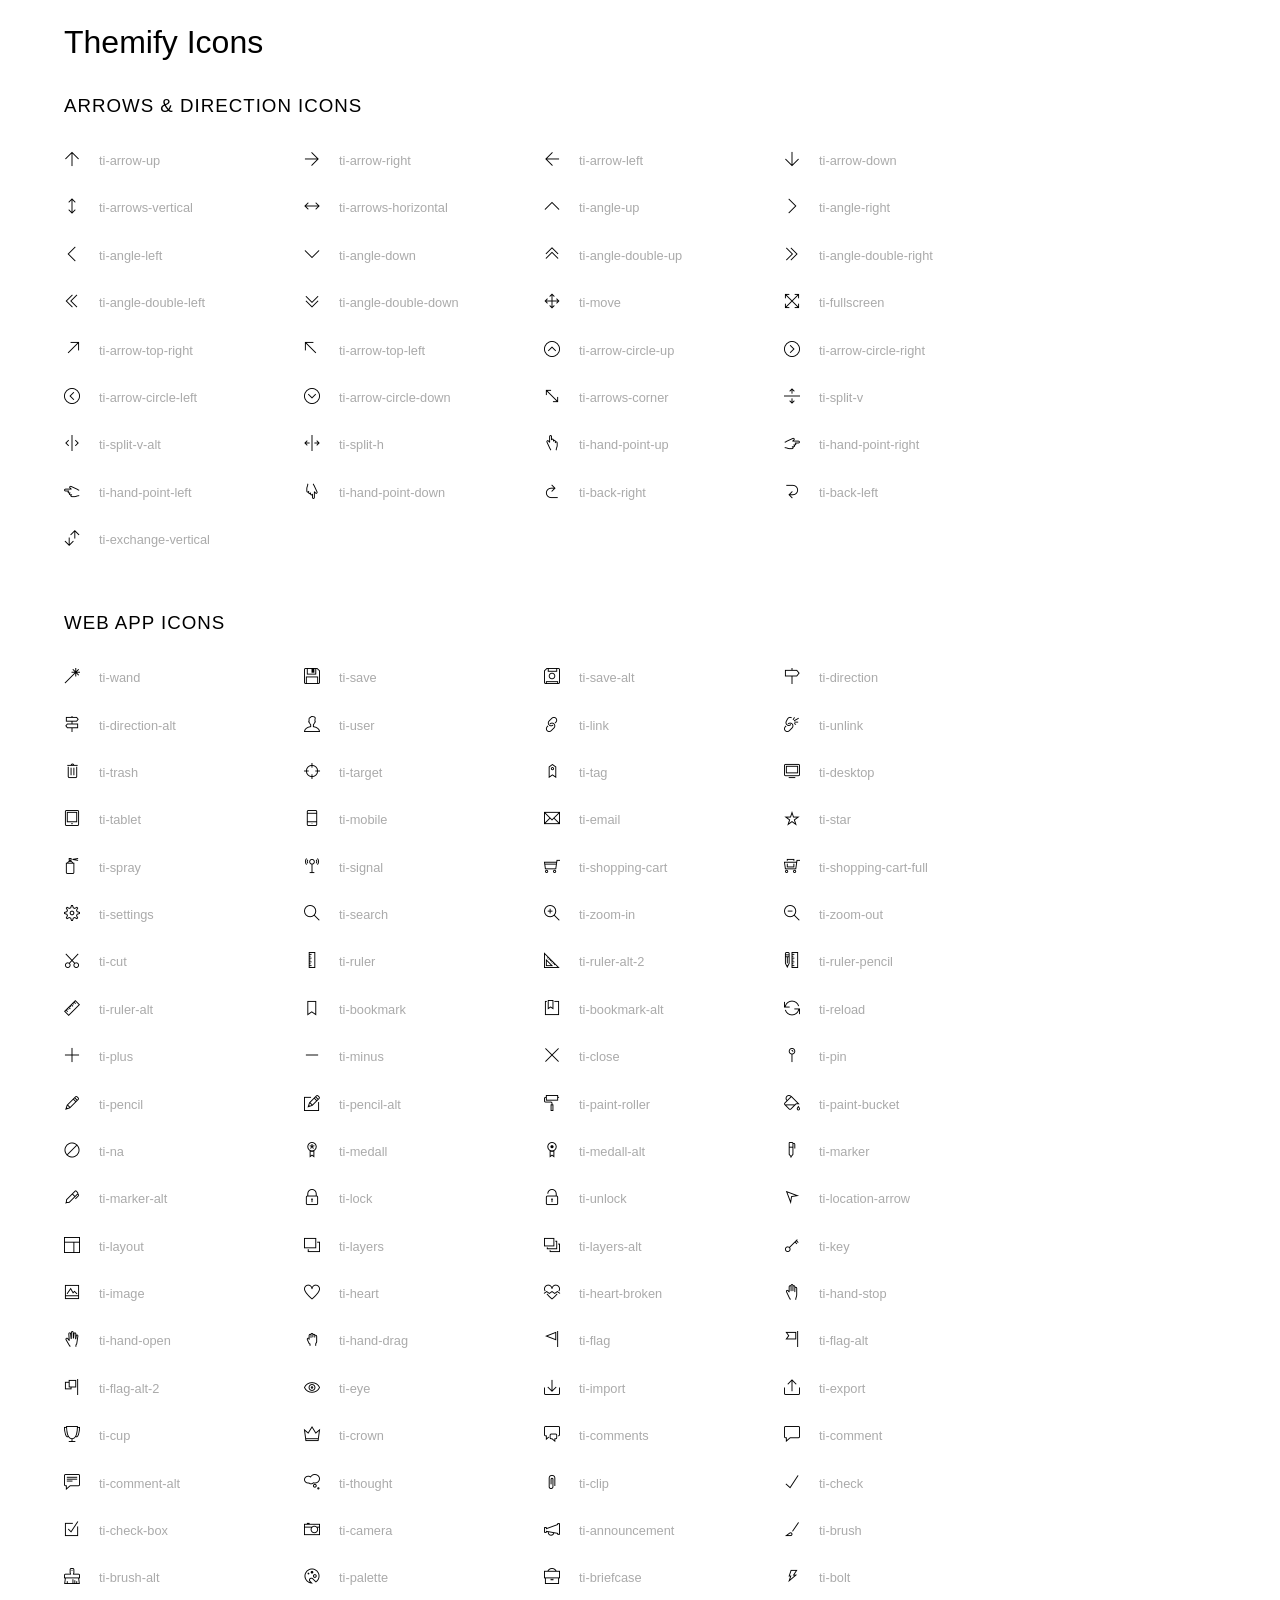
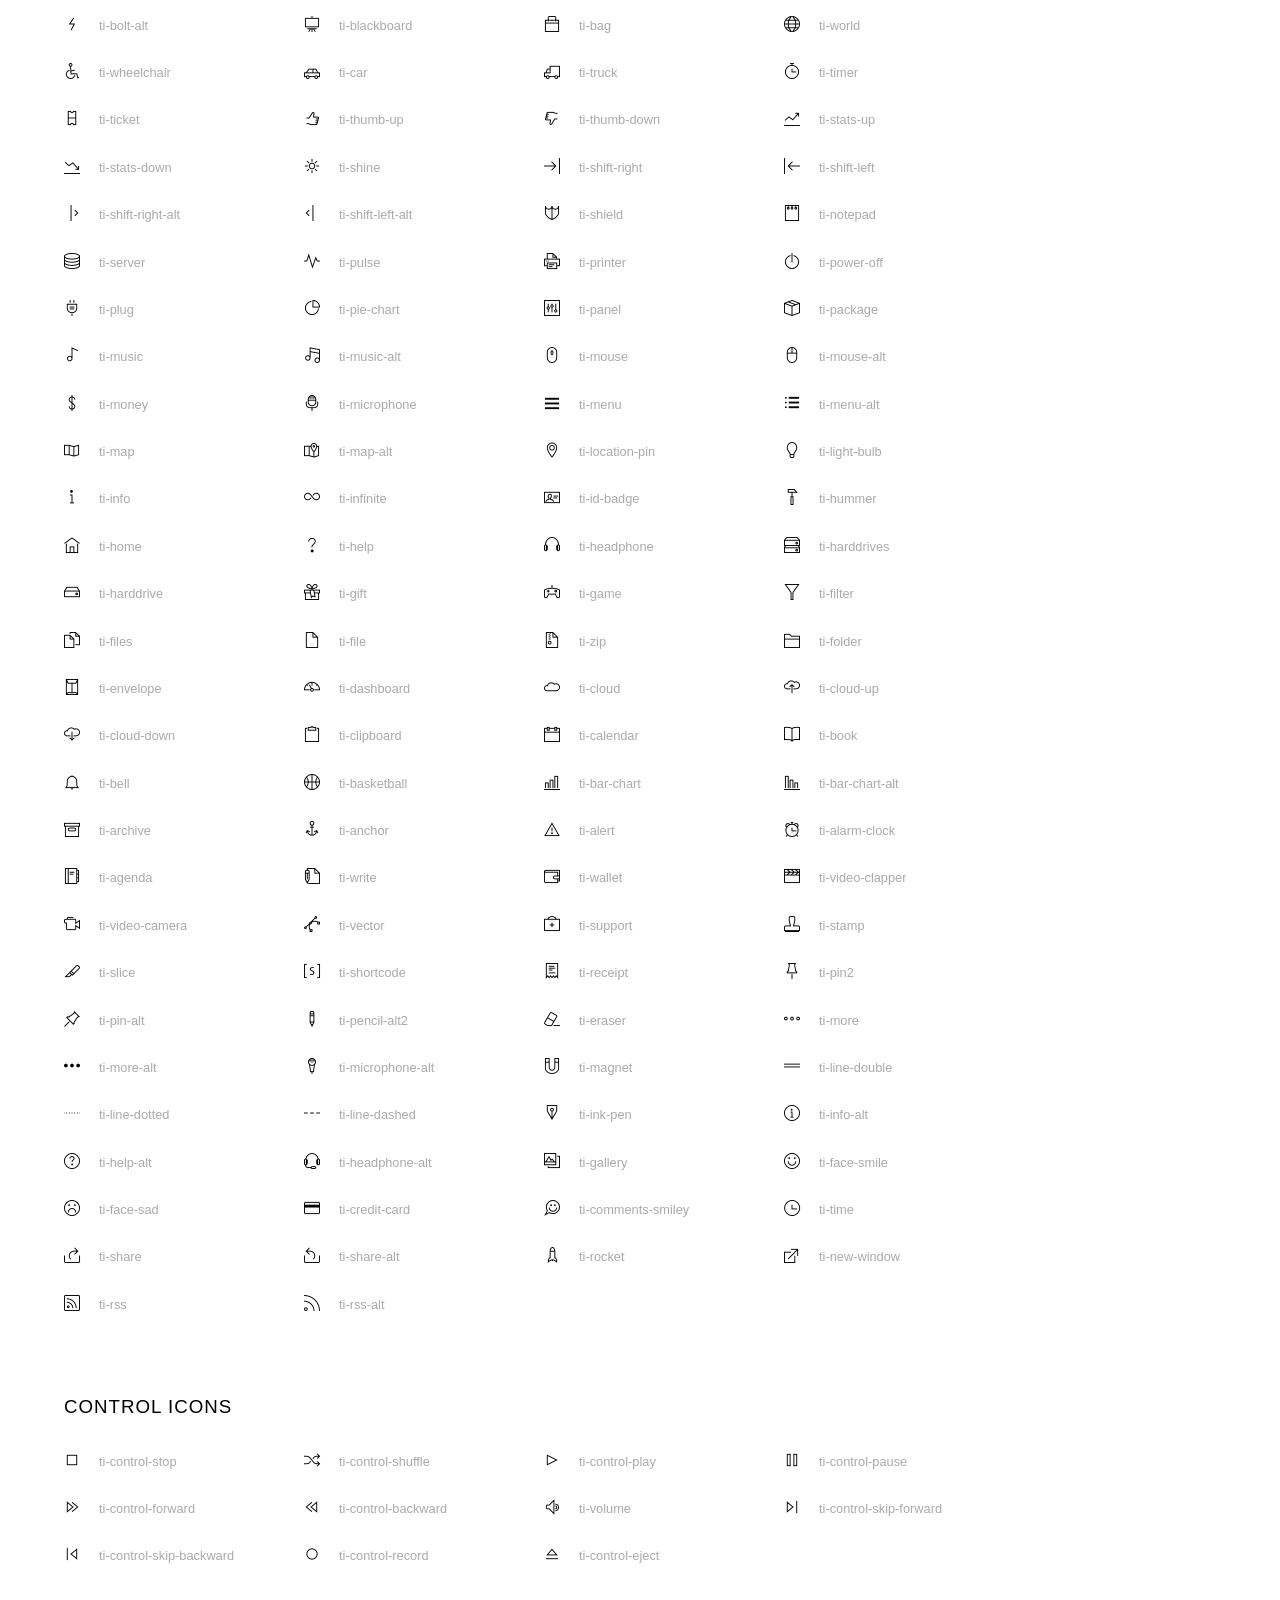
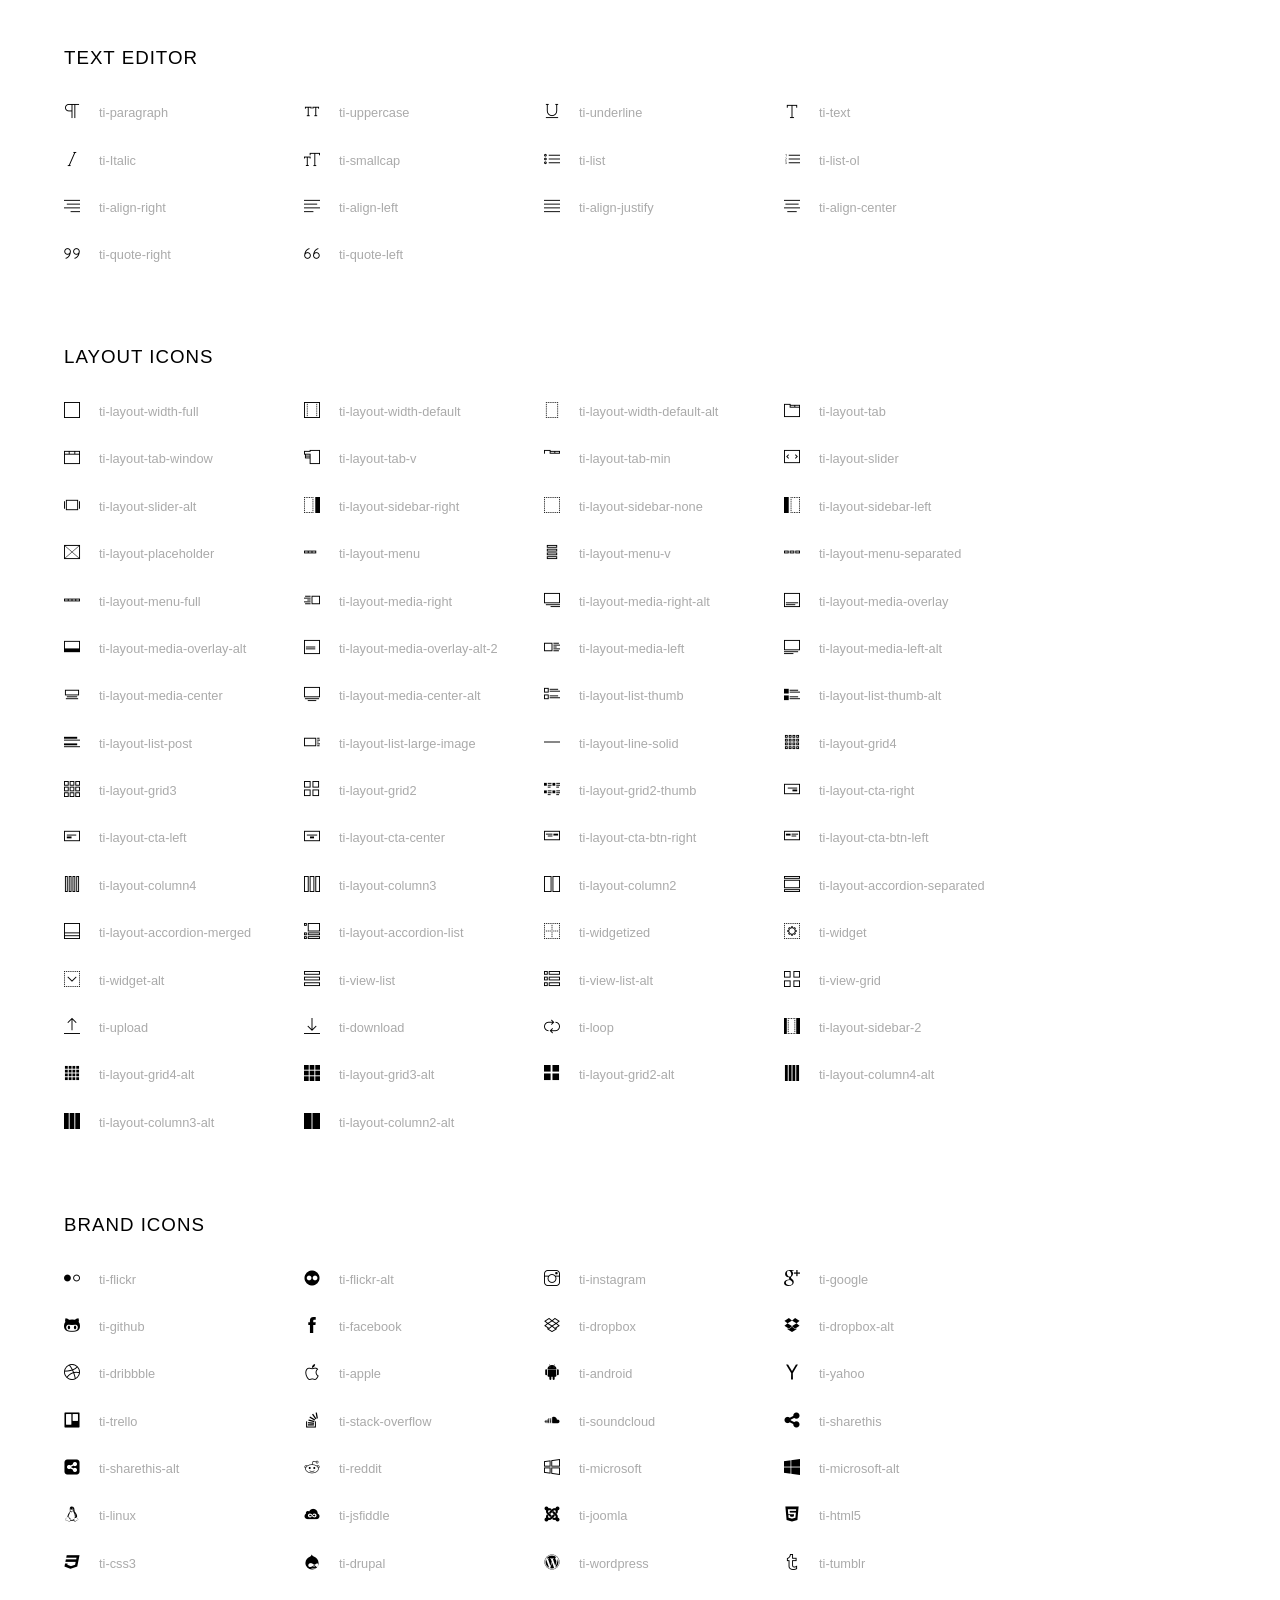
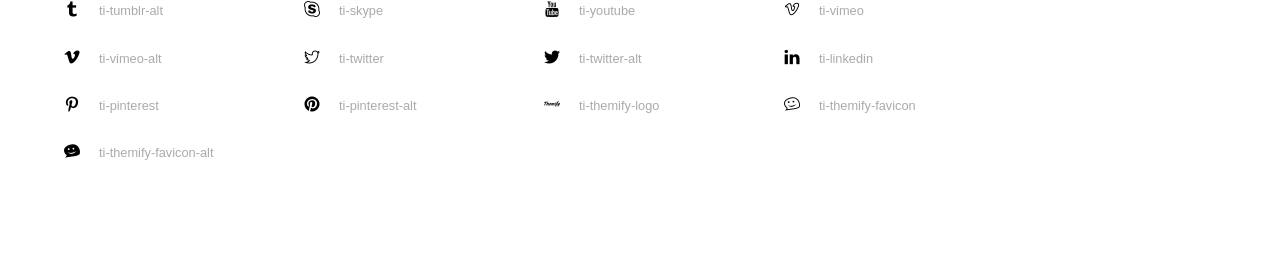
<file: css/icon_fonts/demo_icon_set_4.html>
<!doctype html>
<html>
<head>
	<meta charset="utf-8">
	<title>Themify Icon Font</title>
	<meta name="viewport" content="width=device-width">
	<link rel="stylesheet" href="css/icon_set_4.css">
	<style>
	body {
	font: normal 1em/1.5em Arial, Helvetica, sans-serif;
	max-width: 90%;
	margin: 30px auto 0;
	}
	h1, h3 {
		font-weight: normal;
	}
	h3 {
		font-size: 1.4;
		text-transform: uppercase;
		letter-spacing: 1px;
	}

	.icon-section {
		margin: 0 0 3em;
		clear: both;
		overflow: hidden;
	}
	.icon-container {
		width: 240px; 
		padding: .7em 0;
		float: left; 
		position: relative;
		text-align: left;
	}
	.icon-container [class^="ti-"], 
	.icon-container [class*=" ti-"] {
		color: #000;
		position: absolute;
		margin-top: 3px;
		transition: .3s;
	}
	.icon-container:hover [class^="ti-"],
	.icon-container:hover [class*=" ti-"] {
		font-size: 2.2em;
		margin-top: -5px;
	}
	.icon-container:hover .icon-name {
		color: #000;
	}
	.icon-name {
		color: #aaa;
		margin-left: 35px;
		font-size: .8em;
		transition: .3s;
	}
	.icon-container:hover .icon-name {
		margin-left: 45px;
	}
	</style>

	<!--<![endif]-->
</head>
<body>
	<h1>Themify Icons</h1>

	<div class="icon-section">

		<div class="icon-section">
			<h3>Arrows &amp; Direction Icons </h3>

			<div class="icon-container">
				<span class="ti-arrow-up"></span><span class="icon-name"> ti-arrow-up</span>
			</div>
			<div class="icon-container">
				<span class="ti-arrow-right"></span><span class="icon-name"> ti-arrow-right</span>
			</div>
			<div class="icon-container">
				<span class="ti-arrow-left"></span><span class="icon-name"> ti-arrow-left</span>
			</div>
			<div class="icon-container">
				<span class="ti-arrow-down"></span><span class="icon-name"> ti-arrow-down</span>
			</div>
			<div class="icon-container">
				<span class="ti-arrows-vertical"></span><span class="icon-name"> ti-arrows-vertical</span>
			</div>
			<div class="icon-container">
				<span class="ti-arrows-horizontal"></span><span class="icon-name"> ti-arrows-horizontal</span>
			</div>
			<div class="icon-container">
				<span class="ti-angle-up"></span><span class="icon-name"> ti-angle-up</span>
			</div>
			<div class="icon-container">
				<span class="ti-angle-right"></span><span class="icon-name"> ti-angle-right</span>
			</div>
			<div class="icon-container">
				<span class="ti-angle-left"></span><span class="icon-name"> ti-angle-left</span>
			</div>
			<div class="icon-container">
				<span class="ti-angle-down"></span><span class="icon-name"> ti-angle-down</span>
			</div>	
			<div class="icon-container">
				<span class="ti-angle-double-up"></span><span class="icon-name"> ti-angle-double-up</span>
			</div>
			<div class="icon-container">
				<span class="ti-angle-double-right"></span><span class="icon-name"> ti-angle-double-right</span>
			</div>
			<div class="icon-container">
				<span class="ti-angle-double-left"></span><span class="icon-name"> ti-angle-double-left</span>
			</div>
			<div class="icon-container">
				<span class="ti-angle-double-down"></span><span class="icon-name"> ti-angle-double-down</span>
			</div>					
			<div class="icon-container">
				<span class="ti-move"></span><span class="icon-name"> ti-move</span>
			</div>
			<div class="icon-container">
				<span class="ti-fullscreen"></span><span class="icon-name"> ti-fullscreen</span>
			</div>
			<div class="icon-container">
				<span class="ti-arrow-top-right"></span><span class="icon-name"> ti-arrow-top-right</span>
			</div>
			<div class="icon-container">
				<span class="ti-arrow-top-left"></span><span class="icon-name"> ti-arrow-top-left</span>
			</div>
			<div class="icon-container">
				<span class="ti-arrow-circle-up"></span><span class="icon-name"> ti-arrow-circle-up</span>
			</div>
			<div class="icon-container">
				<span class="ti-arrow-circle-right"></span><span class="icon-name"> ti-arrow-circle-right</span>
			</div>
			<div class="icon-container">
				<span class="ti-arrow-circle-left"></span><span class="icon-name"> ti-arrow-circle-left</span>
			</div>
			<div class="icon-container">
				<span class="ti-arrow-circle-down"></span><span class="icon-name"> ti-arrow-circle-down</span>
			</div>
			<div class="icon-container">
				<span class="ti-arrows-corner"></span><span class="icon-name"> ti-arrows-corner</span>
			</div>
			<div class="icon-container">
				<span class="ti-split-v"></span><span class="icon-name"> ti-split-v</span>
			</div>

			<div class="icon-container">
				<span class="ti-split-v-alt"></span><span class="icon-name"> ti-split-v-alt</span>
			</div>
			<div class="icon-container">
				<span class="ti-split-h"></span><span class="icon-name"> ti-split-h</span>
			</div>
			<div class="icon-container">
				<span class="ti-hand-point-up"></span><span class="icon-name"> ti-hand-point-up</span>
			</div>
			<div class="icon-container">
				<span class="ti-hand-point-right"></span><span class="icon-name"> ti-hand-point-right</span>
			</div>
			<div class="icon-container">
				<span class="ti-hand-point-left"></span><span class="icon-name"> ti-hand-point-left</span>
			</div>
			<div class="icon-container">
				<span class="ti-hand-point-down"></span><span class="icon-name"> ti-hand-point-down</span>
			</div>
			<div class="icon-container">
				<span class="ti-back-right"></span><span class="icon-name"> ti-back-right</span>
			</div>
			<div class="icon-container">
				<span class="ti-back-left"></span><span class="icon-name"> ti-back-left</span>
			</div>
			<div class="icon-container">
				<span class="ti-exchange-vertical"></span><span class="icon-name"> ti-exchange-vertical</span>
			</div>

		</div> <!-- Arrows Icons -->



		<h3>Web App Icons</h3>
		
		<div class="icon-section">

			<div class="icon-container">
				<span class="ti-wand"></span><span class="icon-name"> ti-wand</span>
			</div>
			<div class="icon-container">
				<span class="ti-save"></span><span class="icon-name"> ti-save</span>
			</div>
			<div class="icon-container">
				<span class="ti-save-alt"></span><span class="icon-name"> ti-save-alt</span>
			</div>

			<div class="icon-container">
				<span class="ti-direction"></span><span class="icon-name"> ti-direction</span>
			</div>
			<div class="icon-container">
				<span class="ti-direction-alt"></span><span class="icon-name"> ti-direction-alt</span>
			</div>
			<div class="icon-container">
				<span class="ti-user"></span><span class="icon-name"> ti-user</span>
			</div>
			<div class="icon-container">
				<span class="ti-link"></span><span class="icon-name"> ti-link</span>
			</div>
			<div class="icon-container">
				<span class="ti-unlink"></span><span class="icon-name"> ti-unlink</span>
			</div>
			<div class="icon-container">
				<span class="ti-trash"></span><span class="icon-name"> ti-trash</span>
			</div>
			<div class="icon-container">
				<span class="ti-target"></span><span class="icon-name"> ti-target</span>
			</div>
			<div class="icon-container">
				<span class="ti-tag"></span><span class="icon-name"> ti-tag</span>
			</div>
			<div class="icon-container">
				<span class="ti-desktop"></span><span class="icon-name"> ti-desktop</span>
			</div>
			<div class="icon-container">
				<span class="ti-tablet"></span><span class="icon-name"> ti-tablet</span>
			</div>
			<div class="icon-container">
				<span class="ti-mobile"></span><span class="icon-name"> ti-mobile</span>
			</div>
			<div class="icon-container">
				<span class="ti-email"></span><span class="icon-name"> ti-email</span>
			</div>	
			<div class="icon-container">
				<span class="ti-star"></span><span class="icon-name"> ti-star</span>
			</div>
			<div class="icon-container">
				<span class="ti-spray"></span><span class="icon-name"> ti-spray</span>
			</div>
			<div class="icon-container">
				<span class="ti-signal"></span><span class="icon-name"> ti-signal</span>
			</div>
			<div class="icon-container">
				<span class="ti-shopping-cart"></span><span class="icon-name"> ti-shopping-cart</span>
			</div>
			<div class="icon-container">
				<span class="ti-shopping-cart-full"></span><span class="icon-name"> ti-shopping-cart-full</span>
			</div>
			<div class="icon-container">
				<span class="ti-settings"></span><span class="icon-name"> ti-settings</span>
			</div>
			<div class="icon-container">
				<span class="ti-search"></span><span class="icon-name"> ti-search</span>
			</div>
			<div class="icon-container">
				<span class="ti-zoom-in"></span><span class="icon-name"> ti-zoom-in</span>
			</div>
			<div class="icon-container">
				<span class="ti-zoom-out"></span><span class="icon-name"> ti-zoom-out</span>
			</div>
			<div class="icon-container">
				<span class="ti-cut"></span><span class="icon-name"> ti-cut</span>
			</div>
			<div class="icon-container">
				<span class="ti-ruler"></span><span class="icon-name"> ti-ruler</span>
			</div>
			<div class="icon-container">
				<span class="ti-ruler-alt-2"></span><span class="icon-name"> ti-ruler-alt-2</span>
			</div>			
			<div class="icon-container">
				<span class="ti-ruler-pencil"></span><span class="icon-name"> ti-ruler-pencil</span>
			</div>
			<div class="icon-container">
				<span class="ti-ruler-alt"></span><span class="icon-name"> ti-ruler-alt</span>
			</div>
			<div class="icon-container">
				<span class="ti-bookmark"></span><span class="icon-name"> ti-bookmark</span>
			</div>
			<div class="icon-container">
				<span class="ti-bookmark-alt"></span><span class="icon-name"> ti-bookmark-alt</span>
			</div>
			<div class="icon-container">
				<span class="ti-reload"></span><span class="icon-name"> ti-reload</span>
			</div>
			<div class="icon-container">
				<span class="ti-plus"></span><span class="icon-name"> ti-plus</span>
			</div>
			<div class="icon-container">
				<span class="ti-minus"></span><span class="icon-name"> ti-minus</span>
			</div>
			<div class="icon-container">
				<span class="ti-close"></span><span class="icon-name"> ti-close</span>
			</div>			
			<div class="icon-container">
				<span class="ti-pin"></span><span class="icon-name"> ti-pin</span>
			</div>
			<div class="icon-container">
				<span class="ti-pencil"></span><span class="icon-name"> ti-pencil</span>
			</div>
					
		  	<div class="icon-container">
				<span class="ti-pencil-alt"></span><span class="icon-name"> ti-pencil-alt</span>
			</div>
			<div class="icon-container">
				<span class="ti-paint-roller"></span><span class="icon-name"> ti-paint-roller</span>
			</div>
			<div class="icon-container">
				<span class="ti-paint-bucket"></span><span class="icon-name"> ti-paint-bucket</span>
			</div>
			<div class="icon-container">
				<span class="ti-na"></span><span class="icon-name"> ti-na</span>
			</div>
			<div class="icon-container">
				<span class="ti-medall"></span><span class="icon-name"> ti-medall</span>
			</div>
			<div class="icon-container">
				<span class="ti-medall-alt"></span><span class="icon-name"> ti-medall-alt</span>
			</div>
			<div class="icon-container">
				<span class="ti-marker"></span><span class="icon-name"> ti-marker</span>
			</div>
			<div class="icon-container">
				<span class="ti-marker-alt"></span><span class="icon-name"> ti-marker-alt</span>
			</div>

			<div class="icon-container">
				<span class="ti-lock"></span><span class="icon-name"> ti-lock</span>
			</div>
			<div class="icon-container">
				<span class="ti-unlock"></span><span class="icon-name"> ti-unlock</span>
			</div>
			<div class="icon-container">
				<span class="ti-location-arrow"></span><span class="icon-name"> ti-location-arrow</span>
			</div>
			<div class="icon-container">
				<span class="ti-layout"></span><span class="icon-name"> ti-layout</span>
			</div>
			<div class="icon-container">
				<span class="ti-layers"></span><span class="icon-name"> ti-layers</span>
			</div>
			<div class="icon-container">
				<span class="ti-layers-alt"></span><span class="icon-name"> ti-layers-alt</span>
			</div>
			<div class="icon-container">
				<span class="ti-key"></span><span class="icon-name"> ti-key</span>
			</div>
			<div class="icon-container">
				<span class="ti-image"></span><span class="icon-name"> ti-image</span>
			</div>
			<div class="icon-container">
				<span class="ti-heart"></span><span class="icon-name"> ti-heart</span>
			</div>
			<div class="icon-container">
				<span class="ti-heart-broken"></span><span class="icon-name"> ti-heart-broken</span>
			</div>
			<div class="icon-container">
				<span class="ti-hand-stop"></span><span class="icon-name"> ti-hand-stop</span>
			</div>
			<div class="icon-container">
				<span class="ti-hand-open"></span><span class="icon-name"> ti-hand-open</span>
			</div>
			<div class="icon-container">
				<span class="ti-hand-drag"></span><span class="icon-name"> ti-hand-drag</span>
			</div>
			<div class="icon-container">
				<span class="ti-flag"></span><span class="icon-name"> ti-flag</span>
			</div>
			<div class="icon-container">
				<span class="ti-flag-alt"></span><span class="icon-name"> ti-flag-alt</span>
			</div>
			<div class="icon-container">
				<span class="ti-flag-alt-2"></span><span class="icon-name"> ti-flag-alt-2</span>
			</div>
			<div class="icon-container">
				<span class="ti-eye"></span><span class="icon-name"> ti-eye</span>
			</div>
			<div class="icon-container">
				<span class="ti-import"></span><span class="icon-name"> ti-import</span>
			</div>			
			<div class="icon-container">
				<span class="ti-export"></span><span class="icon-name"> ti-export</span>
			</div>
			<div class="icon-container">
				<span class="ti-cup"></span><span class="icon-name"> ti-cup</span>
			</div>
			<div class="icon-container">
				<span class="ti-crown"></span><span class="icon-name"> ti-crown</span>
			</div>
			<div class="icon-container">
				<span class="ti-comments"></span><span class="icon-name"> ti-comments</span>
			</div>
			<div class="icon-container">
				<span class="ti-comment"></span><span class="icon-name"> ti-comment</span>
			</div>
			<div class="icon-container">
				<span class="ti-comment-alt"></span><span class="icon-name"> ti-comment-alt</span>
			</div>
			<div class="icon-container">
				<span class="ti-thought"></span><span class="icon-name"> ti-thought</span>
			</div>			
			<div class="icon-container">
				<span class="ti-clip"></span><span class="icon-name"> ti-clip</span>
			</div>

			<div class="icon-container">
				<span class="ti-check"></span><span class="icon-name"> ti-check</span>
			</div>
			<div class="icon-container">
				<span class="ti-check-box"></span><span class="icon-name"> ti-check-box</span>
			</div>
			<div class="icon-container">
				<span class="ti-camera"></span><span class="icon-name"> ti-camera</span>
			</div>
			<div class="icon-container">
				<span class="ti-announcement"></span><span class="icon-name"> ti-announcement</span>
			</div>
			<div class="icon-container">
				<span class="ti-brush"></span><span class="icon-name"> ti-brush</span>
			</div>
			<div class="icon-container">
				<span class="ti-brush-alt"></span><span class="icon-name"> ti-brush-alt</span>
			</div>
			<div class="icon-container">
				<span class="ti-palette"></span><span class="icon-name"> ti-palette</span>
			</div>			
			<div class="icon-container">
				<span class="ti-briefcase"></span><span class="icon-name"> ti-briefcase</span>
			</div>
			<div class="icon-container">
				<span class="ti-bolt"></span><span class="icon-name"> ti-bolt</span>
			</div>
			<div class="icon-container">
				<span class="ti-bolt-alt"></span><span class="icon-name"> ti-bolt-alt</span>
			</div>
			<div class="icon-container">
				<span class="ti-blackboard"></span><span class="icon-name"> ti-blackboard</span>
			</div>
			<div class="icon-container">
				<span class="ti-bag"></span><span class="icon-name"> ti-bag</span>
			</div>
			<div class="icon-container">
				<span class="ti-world"></span><span class="icon-name"> ti-world</span>
			</div>
			<div class="icon-container">
				<span class="ti-wheelchair"></span><span class="icon-name"> ti-wheelchair</span>
			</div>
			<div class="icon-container">
				<span class="ti-car"></span><span class="icon-name"> ti-car</span>
			</div>
			<div class="icon-container">
				<span class="ti-truck"></span><span class="icon-name"> ti-truck</span>
			</div>
			<div class="icon-container">
				<span class="ti-timer"></span><span class="icon-name"> ti-timer</span>
			</div>
			<div class="icon-container">
				<span class="ti-ticket"></span><span class="icon-name"> ti-ticket</span>
			</div>
			<div class="icon-container">
				<span class="ti-thumb-up"></span><span class="icon-name"> ti-thumb-up</span>
			</div>
			<div class="icon-container">
				<span class="ti-thumb-down"></span><span class="icon-name"> ti-thumb-down</span>
			</div>

			<div class="icon-container">
				<span class="ti-stats-up"></span><span class="icon-name"> ti-stats-up</span>
			</div>
			<div class="icon-container">
				<span class="ti-stats-down"></span><span class="icon-name"> ti-stats-down</span>
			</div>
			<div class="icon-container">
				<span class="ti-shine"></span><span class="icon-name"> ti-shine</span>
			</div>
			<div class="icon-container">
				<span class="ti-shift-right"></span><span class="icon-name"> ti-shift-right</span>
			</div>
			<div class="icon-container">
				<span class="ti-shift-left"></span><span class="icon-name"> ti-shift-left</span>
			</div>

			<div class="icon-container">
				<span class="ti-shift-right-alt"></span><span class="icon-name"> ti-shift-right-alt</span>
			</div>
			<div class="icon-container">
				<span class="ti-shift-left-alt"></span><span class="icon-name"> ti-shift-left-alt</span>
			</div>
			<div class="icon-container">
				<span class="ti-shield"></span><span class="icon-name"> ti-shield</span>
			</div>
			<div class="icon-container">
				<span class="ti-notepad"></span><span class="icon-name"> ti-notepad</span>
			</div>
			<div class="icon-container">
				<span class="ti-server"></span><span class="icon-name"> ti-server</span>
			</div>

			<div class="icon-container">
				<span class="ti-pulse"></span><span class="icon-name"> ti-pulse</span>
			</div>
			<div class="icon-container">
				<span class="ti-printer"></span><span class="icon-name"> ti-printer</span>
			</div>
			<div class="icon-container">
				<span class="ti-power-off"></span><span class="icon-name"> ti-power-off</span>
			</div>
			<div class="icon-container">
				<span class="ti-plug"></span><span class="icon-name"> ti-plug</span>
			</div>
			<div class="icon-container">
				<span class="ti-pie-chart"></span><span class="icon-name"> ti-pie-chart</span>
			</div>

			<div class="icon-container">
				<span class="ti-panel"></span><span class="icon-name"> ti-panel</span>
			</div>
			<div class="icon-container">
				<span class="ti-package"></span><span class="icon-name"> ti-package</span>
			</div>
			<div class="icon-container">
				<span class="ti-music"></span><span class="icon-name"> ti-music</span>
			</div>
			<div class="icon-container">
				<span class="ti-music-alt"></span><span class="icon-name"> ti-music-alt</span>
			</div>
			<div class="icon-container">
				<span class="ti-mouse"></span><span class="icon-name"> ti-mouse</span>
			</div>
			<div class="icon-container">
				<span class="ti-mouse-alt"></span><span class="icon-name"> ti-mouse-alt</span>
			</div>
			<div class="icon-container">
				<span class="ti-money"></span><span class="icon-name"> ti-money</span>
			</div>
			<div class="icon-container">
				<span class="ti-microphone"></span><span class="icon-name"> ti-microphone</span>
			</div>
			<div class="icon-container">
				<span class="ti-menu"></span><span class="icon-name"> ti-menu</span>
			</div>
			<div class="icon-container">
				<span class="ti-menu-alt"></span><span class="icon-name"> ti-menu-alt</span>
			</div>
			<div class="icon-container">
				<span class="ti-map"></span><span class="icon-name"> ti-map</span>
			</div>
			<div class="icon-container">
				<span class="ti-map-alt"></span><span class="icon-name"> ti-map-alt</span>
			</div>

			<div class="icon-container">
				<span class="ti-location-pin"></span><span class="icon-name"> ti-location-pin</span>
			</div>

			<div class="icon-container">
				<span class="ti-light-bulb"></span><span class="icon-name"> ti-light-bulb</span>
			</div>
			<div class="icon-container">
				<span class="ti-info"></span><span class="icon-name"> ti-info</span>
			</div>
			<div class="icon-container">
				<span class="ti-infinite"></span><span class="icon-name"> ti-infinite</span>
			</div>
			<div class="icon-container">
				<span class="ti-id-badge"></span><span class="icon-name"> ti-id-badge</span>
			</div>
			<div class="icon-container">
				<span class="ti-hummer"></span><span class="icon-name"> ti-hummer</span>
			</div>
			<div class="icon-container">
				<span class="ti-home"></span><span class="icon-name"> ti-home</span>
			</div>
			<div class="icon-container">
				<span class="ti-help"></span><span class="icon-name"> ti-help</span>
			</div>
			<div class="icon-container">
				<span class="ti-headphone"></span><span class="icon-name"> ti-headphone</span>
			</div>
			<div class="icon-container">
				<span class="ti-harddrives"></span><span class="icon-name"> ti-harddrives</span>
			</div>
			<div class="icon-container">
				<span class="ti-harddrive"></span><span class="icon-name"> ti-harddrive</span>
			</div>
			<div class="icon-container">
				<span class="ti-gift"></span><span class="icon-name"> ti-gift</span>
			</div>
			<div class="icon-container">
				<span class="ti-game"></span><span class="icon-name"> ti-game</span>
			</div>
			<div class="icon-container">
				<span class="ti-filter"></span><span class="icon-name"> ti-filter</span>
			</div>
			<div class="icon-container">
				<span class="ti-files"></span><span class="icon-name"> ti-files</span>
			</div>
			<div class="icon-container">
				<span class="ti-file"></span><span class="icon-name"> ti-file</span>
			</div>
			<div class="icon-container">
				<span class="ti-zip"></span><span class="icon-name"> ti-zip</span>
			</div>
			<div class="icon-container">
				<span class="ti-folder"></span><span class="icon-name"> ti-folder</span>
			</div>			
			<div class="icon-container">
				<span class="ti-envelope"></span><span class="icon-name"> ti-envelope</span>
			</div>


			<div class="icon-container">
				<span class="ti-dashboard"></span><span class="icon-name"> ti-dashboard</span>
			</div>
			<div class="icon-container">
				<span class="ti-cloud"></span><span class="icon-name"> ti-cloud</span>
			</div>
			<div class="icon-container">
				<span class="ti-cloud-up"></span><span class="icon-name"> ti-cloud-up</span>
			</div>
			<div class="icon-container">
				<span class="ti-cloud-down"></span><span class="icon-name"> ti-cloud-down</span>
			</div>
			<div class="icon-container">
				<span class="ti-clipboard"></span><span class="icon-name"> ti-clipboard</span>
			</div>
			<div class="icon-container">
				<span class="ti-calendar"></span><span class="icon-name"> ti-calendar</span>
			</div>
			<div class="icon-container">
				<span class="ti-book"></span><span class="icon-name"> ti-book</span>
			</div>
			<div class="icon-container">
				<span class="ti-bell"></span><span class="icon-name"> ti-bell</span>
			</div>
			<div class="icon-container">
				<span class="ti-basketball"></span><span class="icon-name"> ti-basketball</span>
			</div>
			<div class="icon-container">
				<span class="ti-bar-chart"></span><span class="icon-name"> ti-bar-chart</span>
			</div>
			<div class="icon-container">
				<span class="ti-bar-chart-alt"></span><span class="icon-name"> ti-bar-chart-alt</span>
			</div>


			<div class="icon-container">
				<span class="ti-archive"></span><span class="icon-name"> ti-archive</span>
			</div>
			<div class="icon-container">
				<span class="ti-anchor"></span><span class="icon-name"> ti-anchor</span>
			</div>

			<div class="icon-container">
				<span class="ti-alert"></span><span class="icon-name"> ti-alert</span>
			</div>
			<div class="icon-container">
				<span class="ti-alarm-clock"></span><span class="icon-name"> ti-alarm-clock</span>
			</div>
			<div class="icon-container">
				<span class="ti-agenda"></span><span class="icon-name"> ti-agenda</span>
			</div>
			<div class="icon-container">
				<span class="ti-write"></span><span class="icon-name"> ti-write</span>
			</div>

			<div class="icon-container">
				<span class="ti-wallet"></span><span class="icon-name"> ti-wallet</span>
			</div>
			<div class="icon-container">
				<span class="ti-video-clapper"></span><span class="icon-name"> ti-video-clapper</span>
			</div>
			<div class="icon-container">
				<span class="ti-video-camera"></span><span class="icon-name"> ti-video-camera</span>
			</div>
			<div class="icon-container">
				<span class="ti-vector"></span><span class="icon-name"> ti-vector</span>
			</div>

			<div class="icon-container">
				<span class="ti-support"></span><span class="icon-name"> ti-support</span>
			</div>
			<div class="icon-container">
				<span class="ti-stamp"></span><span class="icon-name"> ti-stamp</span>
			</div>
			<div class="icon-container">
				<span class="ti-slice"></span><span class="icon-name"> ti-slice</span>
			</div>
			<div class="icon-container">
				<span class="ti-shortcode"></span><span class="icon-name"> ti-shortcode</span>
			</div>
			<div class="icon-container">
				<span class="ti-receipt"></span><span class="icon-name"> ti-receipt</span>
			</div>
			<div class="icon-container">
				<span class="ti-pin2"></span><span class="icon-name"> ti-pin2</span>
			</div>
			<div class="icon-container">
				<span class="ti-pin-alt"></span><span class="icon-name"> ti-pin-alt</span>
			</div>
			<div class="icon-container">
				<span class="ti-pencil-alt2"></span><span class="icon-name"> ti-pencil-alt2</span>
			</div>
			<div class="icon-container">
				<span class="ti-eraser"></span><span class="icon-name"> ti-eraser</span>
			</div>			
			<div class="icon-container">
				<span class="ti-more"></span><span class="icon-name"> ti-more</span>
			</div>
			<div class="icon-container">
				<span class="ti-more-alt"></span><span class="icon-name"> ti-more-alt</span>
			</div>
			<div class="icon-container">
				<span class="ti-microphone-alt"></span><span class="icon-name"> ti-microphone-alt</span>
			</div>
			<div class="icon-container">
				<span class="ti-magnet"></span><span class="icon-name"> ti-magnet</span>
			</div>
			<div class="icon-container">
				<span class="ti-line-double"></span><span class="icon-name"> ti-line-double</span>
			</div>
			<div class="icon-container">
				<span class="ti-line-dotted"></span><span class="icon-name"> ti-line-dotted</span>
			</div>
			<div class="icon-container">
				<span class="ti-line-dashed"></span><span class="icon-name"> ti-line-dashed</span>
			</div>

			<div class="icon-container">
				<span class="ti-ink-pen"></span><span class="icon-name"> ti-ink-pen</span>
			</div>
			<div class="icon-container">
				<span class="ti-info-alt"></span><span class="icon-name"> ti-info-alt</span>
			</div>
			<div class="icon-container">
				<span class="ti-help-alt"></span><span class="icon-name"> ti-help-alt</span>
			</div>
			<div class="icon-container">
				<span class="ti-headphone-alt"></span><span class="icon-name"> ti-headphone-alt</span>
			</div>

			<div class="icon-container">
				<span class="ti-gallery"></span><span class="icon-name"> ti-gallery</span>
			</div>
			<div class="icon-container">
				<span class="ti-face-smile"></span><span class="icon-name"> ti-face-smile</span>
			</div>
			<div class="icon-container">
				<span class="ti-face-sad"></span><span class="icon-name"> ti-face-sad</span>
			</div>
			<div class="icon-container">
				<span class="ti-credit-card"></span><span class="icon-name"> ti-credit-card</span>
			</div>
			<div class="icon-container">
				<span class="ti-comments-smiley"></span><span class="icon-name"> ti-comments-smiley</span>
			</div>
			<div class="icon-container">
				<span class="ti-time"></span><span class="icon-name"> ti-time</span>
			</div>
			<div class="icon-container">
				<span class="ti-share"></span><span class="icon-name"> ti-share</span>
			</div>
			<div class="icon-container">
				<span class="ti-share-alt"></span><span class="icon-name"> ti-share-alt</span>
			</div>
			<div class="icon-container">
				<span class="ti-rocket"></span><span class="icon-name"> ti-rocket</span>
			</div>

			<div class="icon-container">
				<span class="ti-new-window"></span><span class="icon-name"> ti-new-window</span>
			</div>

			<div class="icon-container">
				<span class="ti-rss"></span><span class="icon-name"> ti-rss</span>
			</div>

			<div class="icon-container">
				<span class="ti-rss-alt"></span><span class="icon-name"> ti-rss-alt</span>
			</div>
			
		</div><!-- Web App Icons -->


		<div class="icon-section">
			<h3>Control Icons</h3>
			<div class="icon-container">
				<span class="ti-control-stop"></span><span class="icon-name"> ti-control-stop</span>
			</div>
			<div class="icon-container">
				<span class="ti-control-shuffle"></span><span class="icon-name"> ti-control-shuffle</span>
			</div>
			<div class="icon-container">
				<span class="ti-control-play"></span><span class="icon-name"> ti-control-play</span>
			</div>
			<div class="icon-container">
				<span class="ti-control-pause"></span><span class="icon-name"> ti-control-pause</span>
			</div>
			<div class="icon-container">
				<span class="ti-control-forward"></span><span class="icon-name"> ti-control-forward</span>
			</div>
			<div class="icon-container">
				<span class="ti-control-backward"></span><span class="icon-name"> ti-control-backward</span>
			</div>	
			<div class="icon-container">
				<span class="ti-volume"></span><span class="icon-name"> ti-volume</span>
			</div>
			<div class="icon-container">
				<span class="ti-control-skip-forward"></span><span class="icon-name"> ti-control-skip-forward</span>
			</div>
			<div class="icon-container">
				<span class="ti-control-skip-backward"></span><span class="icon-name"> ti-control-skip-backward</span>
			</div>
			<div class="icon-container">
				<span class="ti-control-record"></span><span class="icon-name"> ti-control-record</span>
			</div>
			<div class="icon-container">
				<span class="ti-control-eject"></span><span class="icon-name"> ti-control-eject</span>
			</div>			
		</div> <!-- Control Icons -->


		<div class="icon-section">
			<h3>Text Editor</h3>

			<div class="icon-container">
				<span class="ti-paragraph"></span><span class="icon-name"> ti-paragraph</span>
			</div>
			<div class="icon-container">
				<span class="ti-uppercase"></span><span class="icon-name"> ti-uppercase</span>
			</div>

			<div class="icon-container">
				<span class="ti-underline"></span><span class="icon-name"> ti-underline</span>
			</div>
			<div class="icon-container">
				<span class="ti-text"></span><span class="icon-name"> ti-text</span>
			</div>
			<div class="icon-container">
				<span class="ti-Italic"></span><span class="icon-name"> ti-Italic</span>
			</div>
			<div class="icon-container">
				<span class="ti-smallcap"></span><span class="icon-name"> ti-smallcap</span>
			</div>
			<div class="icon-container">
				<span class="ti-list"></span><span class="icon-name"> ti-list</span>
			</div>
			<div class="icon-container">
				<span class="ti-list-ol"></span><span class="icon-name"> ti-list-ol</span>
			</div>
			<div class="icon-container">
				<span class="ti-align-right"></span><span class="icon-name"> ti-align-right</span>
			</div>
			<div class="icon-container">
				<span class="ti-align-left"></span><span class="icon-name"> ti-align-left</span>
			</div>
			<div class="icon-container">
				<span class="ti-align-justify"></span><span class="icon-name"> ti-align-justify</span>
			</div>
			<div class="icon-container">
				<span class="ti-align-center"></span><span class="icon-name"> ti-align-center</span>
			</div>
			<div class="icon-container">
				<span class="ti-quote-right"></span><span class="icon-name"> ti-quote-right</span>
			</div>
			<div class="icon-container">
				<span class="ti-quote-left"></span><span class="icon-name"> ti-quote-left</span>
			</div>

		</div> <!-- Text Editor -->



		<div class="icon-section">
			<h3>Layout Icons</h3>
			<div class="icon-container">
				<span class="ti-layout-width-full"></span><span class="icon-name"> ti-layout-width-full</span>
			</div>
			<div class="icon-container">
				<span class="ti-layout-width-default"></span><span class="icon-name"> ti-layout-width-default</span>
			</div>
			<div class="icon-container">
				<span class="ti-layout-width-default-alt"></span><span class="icon-name"> ti-layout-width-default-alt</span>
			</div>
			<div class="icon-container">
				<span class="ti-layout-tab"></span><span class="icon-name"> ti-layout-tab</span>
			</div>
			<div class="icon-container">
				<span class="ti-layout-tab-window"></span><span class="icon-name"> ti-layout-tab-window</span>
			</div>
			<div class="icon-container">
				<span class="ti-layout-tab-v"></span><span class="icon-name"> ti-layout-tab-v</span>
			</div>
			<div class="icon-container">
				<span class="ti-layout-tab-min"></span><span class="icon-name"> ti-layout-tab-min</span>
			</div>
			<div class="icon-container">
				<span class="ti-layout-slider"></span><span class="icon-name"> ti-layout-slider</span>
			</div>
			<div class="icon-container">
				<span class="ti-layout-slider-alt"></span><span class="icon-name"> ti-layout-slider-alt</span>
			</div>
			<div class="icon-container">
				<span class="ti-layout-sidebar-right"></span><span class="icon-name"> ti-layout-sidebar-right</span>
			</div>
			<div class="icon-container">
				<span class="ti-layout-sidebar-none"></span><span class="icon-name"> ti-layout-sidebar-none</span>
			</div>
			<div class="icon-container">
				<span class="ti-layout-sidebar-left"></span><span class="icon-name"> ti-layout-sidebar-left</span>
			</div>
			<div class="icon-container">
				<span class="ti-layout-placeholder"></span><span class="icon-name"> ti-layout-placeholder</span>
			</div>
			<div class="icon-container">
				<span class="ti-layout-menu"></span><span class="icon-name"> ti-layout-menu</span>
			</div>
			<div class="icon-container">
				<span class="ti-layout-menu-v"></span><span class="icon-name"> ti-layout-menu-v</span>
			</div>
			<div class="icon-container">
				<span class="ti-layout-menu-separated"></span><span class="icon-name"> ti-layout-menu-separated</span>
			</div>
			<div class="icon-container">
				<span class="ti-layout-menu-full"></span><span class="icon-name"> ti-layout-menu-full</span>
			</div>
			<div class="icon-container">
				<span class="ti-layout-media-right"></span><span class="icon-name"> ti-layout-media-right</span>
			</div>
			<div class="icon-container">
				<span class="ti-layout-media-right-alt"></span><span class="icon-name"> ti-layout-media-right-alt</span>
			</div>
			<div class="icon-container">
				<span class="ti-layout-media-overlay"></span><span class="icon-name"> ti-layout-media-overlay</span>
			</div>
			<div class="icon-container">
				<span class="ti-layout-media-overlay-alt"></span><span class="icon-name"> ti-layout-media-overlay-alt</span>
			</div>
			<div class="icon-container">
				<span class="ti-layout-media-overlay-alt-2"></span><span class="icon-name"> ti-layout-media-overlay-alt-2</span>
			</div>
			<div class="icon-container">
				<span class="ti-layout-media-left"></span><span class="icon-name"> ti-layout-media-left</span>
			</div>
			<div class="icon-container">
				<span class="ti-layout-media-left-alt"></span><span class="icon-name"> ti-layout-media-left-alt</span>
			</div>
			<div class="icon-container">
				<span class="ti-layout-media-center"></span><span class="icon-name"> ti-layout-media-center</span>
			</div>
			<div class="icon-container">
				<span class="ti-layout-media-center-alt"></span><span class="icon-name"> ti-layout-media-center-alt</span>
			</div>
			<div class="icon-container">
				<span class="ti-layout-list-thumb"></span><span class="icon-name"> ti-layout-list-thumb</span>
			</div>
			<div class="icon-container">
				<span class="ti-layout-list-thumb-alt"></span><span class="icon-name"> ti-layout-list-thumb-alt</span>
			</div>
			<div class="icon-container">
				<span class="ti-layout-list-post"></span><span class="icon-name"> ti-layout-list-post</span>
			</div>
			<div class="icon-container">
				<span class="ti-layout-list-large-image"></span><span class="icon-name"> ti-layout-list-large-image</span>
			</div>
			<div class="icon-container">
				<span class="ti-layout-line-solid"></span><span class="icon-name"> ti-layout-line-solid</span>
			</div>
			<div class="icon-container">
				<span class="ti-layout-grid4"></span><span class="icon-name"> ti-layout-grid4</span>
			</div>
			<div class="icon-container">
				<span class="ti-layout-grid3"></span><span class="icon-name"> ti-layout-grid3</span>
			</div>
			<div class="icon-container">
				<span class="ti-layout-grid2"></span><span class="icon-name"> ti-layout-grid2</span>
			</div>
			<div class="icon-container">
				<span class="ti-layout-grid2-thumb"></span><span class="icon-name"> ti-layout-grid2-thumb</span>
			</div>
			<div class="icon-container">
				<span class="ti-layout-cta-right"></span><span class="icon-name"> ti-layout-cta-right</span>
			</div>
			<div class="icon-container">
				<span class="ti-layout-cta-left"></span><span class="icon-name"> ti-layout-cta-left</span>
			</div>
			<div class="icon-container">
				<span class="ti-layout-cta-center"></span><span class="icon-name"> ti-layout-cta-center</span>
			</div>
			<div class="icon-container">
				<span class="ti-layout-cta-btn-right"></span><span class="icon-name"> ti-layout-cta-btn-right</span>
			</div>
			<div class="icon-container">
				<span class="ti-layout-cta-btn-left"></span><span class="icon-name"> ti-layout-cta-btn-left</span>
			</div>
			<div class="icon-container">
				<span class="ti-layout-column4"></span><span class="icon-name"> ti-layout-column4</span>
			</div>
			<div class="icon-container">
				<span class="ti-layout-column3"></span><span class="icon-name"> ti-layout-column3</span>
			</div>
			<div class="icon-container">
				<span class="ti-layout-column2"></span><span class="icon-name"> ti-layout-column2</span>
			</div>
			<div class="icon-container">
				<span class="ti-layout-accordion-separated"></span><span class="icon-name"> ti-layout-accordion-separated</span>
			</div>
			<div class="icon-container">
				<span class="ti-layout-accordion-merged"></span><span class="icon-name"> ti-layout-accordion-merged</span>
			</div>
			<div class="icon-container">
				<span class="ti-layout-accordion-list"></span><span class="icon-name"> ti-layout-accordion-list</span>
			</div>
			<div class="icon-container">
				<span class="ti-widgetized"></span><span class="icon-name"> ti-widgetized</span>
			</div>
			<div class="icon-container">
				<span class="ti-widget"></span><span class="icon-name"> ti-widget</span>
			</div>
			<div class="icon-container">
				<span class="ti-widget-alt"></span><span class="icon-name"> ti-widget-alt</span>
			</div>
			<div class="icon-container">
				<span class="ti-view-list"></span><span class="icon-name"> ti-view-list</span>
			</div>
			<div class="icon-container">
				<span class="ti-view-list-alt"></span><span class="icon-name"> ti-view-list-alt</span>
			</div>
			<div class="icon-container">
				<span class="ti-view-grid"></span><span class="icon-name"> ti-view-grid</span>
			</div>
			<div class="icon-container">
				<span class="ti-upload"></span><span class="icon-name"> ti-upload</span>
			</div>
			<div class="icon-container">
				<span class="ti-download"></span><span class="icon-name"> ti-download</span>
			</div>	
			<div class="icon-container">
				<span class="ti-loop"></span><span class="icon-name"> ti-loop</span>
			</div>
			<div class="icon-container">
				<span class="ti-layout-sidebar-2"></span><span class="icon-name"> ti-layout-sidebar-2</span>
			</div>
			<div class="icon-container">
				<span class="ti-layout-grid4-alt"></span><span class="icon-name"> ti-layout-grid4-alt</span>
			</div>
			<div class="icon-container">
				<span class="ti-layout-grid3-alt"></span><span class="icon-name"> ti-layout-grid3-alt</span>
			</div>
			<div class="icon-container">
				<span class="ti-layout-grid2-alt"></span><span class="icon-name"> ti-layout-grid2-alt</span>
			</div>
			<div class="icon-container">
				<span class="ti-layout-column4-alt"></span><span class="icon-name"> ti-layout-column4-alt</span>
			</div>
			<div class="icon-container">
				<span class="ti-layout-column3-alt"></span><span class="icon-name"> ti-layout-column3-alt</span>
			</div>
			<div class="icon-container">
				<span class="ti-layout-column2-alt"></span><span class="icon-name"> ti-layout-column2-alt</span>
			</div>		


		</div> <!-- Layout Icons -->


		<div class="icon-section">
			<h3>Brand Icons</h3>

			<div class="icon-container">
				<span class="ti-flickr"></span><span class="icon-name"> ti-flickr</span>
			</div>
			<div class="icon-container">
				<span class="ti-flickr-alt"></span><span class="icon-name"> ti-flickr-alt</span>
			</div>			
			<div class="icon-container">
				<span class="ti-instagram"></span><span class="icon-name"> ti-instagram</span>
			</div>
			<div class="icon-container">
				<span class="ti-google"></span><span class="icon-name"> ti-google</span>
			</div>
			<div class="icon-container">
				<span class="ti-github"></span><span class="icon-name"> ti-github</span>
			</div>

			<div class="icon-container">
				<span class="ti-facebook"></span><span class="icon-name"> ti-facebook</span>
			</div>
			<div class="icon-container">
				<span class="ti-dropbox"></span><span class="icon-name"> ti-dropbox</span>
			</div>
			<div class="icon-container">
				<span class="ti-dropbox-alt"></span><span class="icon-name"> ti-dropbox-alt</span>
			</div>
			<div class="icon-container">
				<span class="ti-dribbble"></span><span class="icon-name"> ti-dribbble</span>
			</div>
			<div class="icon-container">
				<span class="ti-apple"></span><span class="icon-name"> ti-apple</span>
			</div>
			<div class="icon-container">
				<span class="ti-android"></span><span class="icon-name"> ti-android</span>
			</div>
			<div class="icon-container">
				<span class="ti-yahoo"></span><span class="icon-name"> ti-yahoo</span>
			</div>
			<div class="icon-container">
				<span class="ti-trello"></span><span class="icon-name"> ti-trello</span>
			</div>
			<div class="icon-container">
				<span class="ti-stack-overflow"></span><span class="icon-name"> ti-stack-overflow</span>
			</div>
			<div class="icon-container">
				<span class="ti-soundcloud"></span><span class="icon-name"> ti-soundcloud</span>
			</div>
			<div class="icon-container">
				<span class="ti-sharethis"></span><span class="icon-name"> ti-sharethis</span>
			</div>
			<div class="icon-container">
				<span class="ti-sharethis-alt"></span><span class="icon-name"> ti-sharethis-alt</span>
			</div>
			<div class="icon-container">
				<span class="ti-reddit"></span><span class="icon-name"> ti-reddit</span>
			</div>

			<div class="icon-container">
				<span class="ti-microsoft"></span><span class="icon-name"> ti-microsoft</span>
			</div>
			<div class="icon-container">
				<span class="ti-microsoft-alt"></span><span class="icon-name"> ti-microsoft-alt</span>
			</div>
			<div class="icon-container">
				<span class="ti-linux"></span><span class="icon-name"> ti-linux</span>
			</div>
			<div class="icon-container">
				<span class="ti-jsfiddle"></span><span class="icon-name"> ti-jsfiddle</span>
			</div>
			<div class="icon-container">
				<span class="ti-joomla"></span><span class="icon-name"> ti-joomla</span>
			</div>
			<div class="icon-container">
				<span class="ti-html5"></span><span class="icon-name"> ti-html5</span>
			</div>
			<div class="icon-container">
				<span class="ti-css3"></span><span class="icon-name"> ti-css3</span>
			</div>	
			<div class="icon-container">
				<span class="ti-drupal"></span><span class="icon-name"> ti-drupal</span>
			</div>
			<div class="icon-container">
				<span class="ti-wordpress"></span><span class="icon-name"> ti-wordpress</span>
			</div>		
			<div class="icon-container">
				<span class="ti-tumblr"></span><span class="icon-name"> ti-tumblr</span>
			</div>
			<div class="icon-container">
				<span class="ti-tumblr-alt"></span><span class="icon-name"> ti-tumblr-alt</span>
			</div>
			<div class="icon-container">
				<span class="ti-skype"></span><span class="icon-name"> ti-skype</span>
			</div>
			<div class="icon-container">
				<span class="ti-youtube"></span><span class="icon-name"> ti-youtube</span>
			</div>
			<div class="icon-container">
				<span class="ti-vimeo"></span><span class="icon-name"> ti-vimeo</span>
			</div>
			<div class="icon-container">
				<span class="ti-vimeo-alt"></span><span class="icon-name"> ti-vimeo-alt</span>
			</div>			
			<div class="icon-container">
				<span class="ti-twitter"></span><span class="icon-name"> ti-twitter</span>
			</div>
			<div class="icon-container">
				<span class="ti-twitter-alt"></span><span class="icon-name"> ti-twitter-alt</span>
			</div>
			<div class="icon-container">
				<span class="ti-linkedin"></span><span class="icon-name"> ti-linkedin</span>
			</div>
			<div class="icon-container">
				<span class="ti-pinterest"></span><span class="icon-name"> ti-pinterest</span>
			</div>

			<div class="icon-container">
				<span class="ti-pinterest-alt"></span><span class="icon-name"> ti-pinterest-alt</span>
			</div>
			<div class="icon-container">
				<span class="ti-themify-logo"></span><span class="icon-name"> ti-themify-logo</span>
			</div>
			<div class="icon-container">
				<span class="ti-themify-favicon"></span><span class="icon-name"> ti-themify-favicon</span>
			</div>
			<div class="icon-container">
				<span class="ti-themify-favicon-alt"></span><span class="icon-name"> ti-themify-favicon-alt</span>
			</div>

		</div> <!-- brand Icons -->

	</div>

</body>
</html>
</file>
<file: css/style.css>
/*

[Table of contents] 

1. SITE STRUCTURE and TYPOGRAPHY
- 1.1 Typography
- 1.2 Buttons
- 1.3 Structure

2. CONTENT
- 2.1 Home
- 2.2 About
- 2.3 Listing
- 2.4 Detail page
- 2.5 Login/register
- 2.6 Checkout
- 2.7 Account
- 2.8 Map styles
- 2.9 Contacts
- 2.10 404 page
- 2.11 Media Gallery
- 2.12 Faq
- 2.13 Bookings
- 2.14 Autocomplete Address
- 2.15 OpenStreet Map

3. COMMON
- 3.1 Misc
- 3.2 Accordion
- 3.3 List
- 3.4 Spacing
- 3.5 Block reveal
- 3.6 Cookie bar
- 3.7 Sing In Modal
- 3.8 Datepicker

/*============================================================================================*/
/* 1.  SITE STRUCTURE and TYPOGRAPHY */
/*============================================================================================*/
/* MAIN NAVIGATION */
/* All styles for screen size over 992px*/
@media only screen and (min-width: 992px) {
  nav#menu.main-menu {
    display: block !important;
  }

  #mm-menu.main-menu {
    display: none !important;
  }

  header .btn_mobile {
    display: none !important;
  }

  /* Menu */
  .main-menu {
    position: relative;
    z-index: 9;
    width: auto;
    top: 8px;
    right: 15px;
    float: right;
    -moz-transition: all 0.3s ease-in-out;
    -o-transition: all 0.3s ease-in-out;
    -webkit-transition: all 0.3s ease-in-out;
    -ms-transition: all 0.3s ease-in-out;
    transition: all 0.3s ease-in-out;
    color: #fff;
  }

  .main-menu ul,
  .main-menu ul li {
    position: relative;
    display: inline-block;
    margin: 0;
    padding: 0;
  }

  .main-menu ul a,
  .main-menu ul li a {
    position: relative;
    margin: 0;
    padding: 0;
    display: block;
    padding: 5px 10px;
    white-space: nowrap;
  }

  /*First level styles */
  .main-menu>ul>li span>a {
    color: #fff;
    padding: 0 8px 15px 8px;
    font-size: 14px;
    font-size: 0.875rem;
    font-weight: 500;
  }
  .main-menu > ul > li span > a:hover {
    color: #ff0505e0; /* Change the color to red on hover */
  }

  .main-menu>ul>li span:hover>a {
    opacity: 0.7;
  }

  header.sticky .main-menu>ul>li span>a,
  header.header_in .main-menu>ul>li span>a {
    color: #fff;
  }

  header.sticky .main-menu>ul>li span:hover>a,
  header.header_in .main-menu>ul>li span:hover>a {
    opacity: 1;
    color: #dd0000e0;
  }

  /* Submenu*/
  .main-menu ul ul {
    position: absolute;
    z-index: 1;
    visibility: hidden;
    left: 3px;
    top: 93%;
    margin: 0;
    display: block;
    padding: 0;
    background: #fff;
    min-width: 200px;
    -webkit-box-shadow: 0px 6px 12px 0px rgba(0, 0, 0, 0.175);
    -moz-box-shadow: 0px 6px 12px 0px rgba(0, 0, 0, 0.175);
    box-shadow: 0px 6px 12px 0px rgba(0, 0, 0, 0.175);
    transform: scale(0.4);
    transform-origin: 10% top;
    transition: 0.15s linear, 0.1s opacity cubic-bezier(0.39, 0.575, 0.565, 1), 0.15s transform cubic-bezier(0.1, 1.26, 0.83, 1);
    opacity: 0;
    -moz-transition: all 0.2s ease;
    -o-transition: all 0.2s ease;
    -webkit-transition: all 0.2s ease;
    -ms-transition: all 0.2s ease;
    transition: all 0.2s ease;
    -webkit-border-radius: 3px;
    -moz-border-radius: 3px;
    -ms-border-radius: 3px;
    border-radius: 3px;
  }

  .main-menu ul ul:before {
    bottom: 100%;
    left: 15%;
    border: solid transparent;
    content: " ";
    height: 0;
    width: 0;
    position: absolute;
    pointer-events: none;
    border-bottom-color: #fff;
    border-width: 7px;
    margin-left: -7px;
  }

  .main-menu ul ul li {
    display: block;
    height: auto;
    padding: 0;
  }

  .main-menu ul ul li a {
    font-size: 13px;
    font-size: 0.8125rem;
    color: #fff;
    border-bottom: 1px solid #ededed;
    display: block;
    padding: 15px 10px;
    line-height: 1;
  }

  .main-menu ul li:hover>ul {
    padding: 0;
    visibility: visible;
    opacity: 1;
    -webkit-transform: scale(1);
    transform: scale(1);
    -webkit-transition-delay: 0.2s;
    transition-delay: 0.2s;
    -webkit-transition-duration: 0s, 0.2s, 0.2s;
    transition-duration: 0s, 0.2s, 0.2s;
  }

  .main-menu ul ul li:first-child a:hover {
    -webkit-border-radius: 3px 3px 0 0;
    -moz-border-radius: 3px 3px 0 0;
    -ms-border-radius: 3px 3px 0 0;
    border-radius: 3px 3px 0 0;
  }

  .main-menu ul ul li:last-child a {
    border-bottom: none;
  }

  .main-menu ul ul li:last-child a:hover {
    -webkit-border-radius: 0 0 3px 3px;
    -moz-border-radius: 0 0 3px 3px;
    -ms-border-radius: 0 0 3px 3px;
    border-radius: 0 0 3px 3px;
  }

  .main-menu ul ul li:hover>a {
    background-color: #f9f9f9;
    color: #dd0000e0;
    padding-left: 15px;
  }
}

/* Submenu 2nd level right */
.main-menu ul ul.second_level_right {
  left: auto;
  right: 3px;
}

.main-menu ul ul.second_level_right:before {
  right: 15%;
  left: auto;
}

/* Submenu 3rd level */
.main-menu ul ul li span a {
  font-weight: normal !important;
}

.main-menu ul ul li span a:hover {
  background-color: #f9f9f9;
  color: #dd0000e0;
  padding-left: 18px;
  opacity: 1;
}

.main-menu ul ul li span a:after {
  font-family: 'ElegantIcons';
  content: "\35";
  float: right;
  font-size: 16px;
  font-size: 1rem;
  margin-top: -2px;
}

.main-menu ul ul ul {
  position: absolute;
  border-top: 0;
  z-index: 1;
  height: auto;
  left: 100%;
  top: 0;
  margin: 0;
  padding: 0;
  background: #fff;
  min-width: 190px;
  -webkit-box-shadow: 0 6px 12px rgba(0, 0, 0, 0.175);
  box-shadow: 0 6px 12px rgba(0, 0, 0, 0.175);
}

.main-menu ul ul ul.third_level_left {
  right: 100%;
  left: auto;
}

.main-menu ul ul ul li a {
  border-bottom: 1px solid #ededed !important;
}

.main-menu ul ul ul li:last-child a {
  border-bottom: none !important;
}

/* Arrows top 3rd level*/
.main-menu ul ul ul:before {
  border-width: 0;
  margin-left: 0;
}

/* All styles for screen size under 991px */
@media only screen and (max-width: 991px) {
  nav#menu {
    display: none !important;
  }

  .mm-menu {
    background: #fff;
  }

  .main-menu {
    top: 0;
    right: 0;
    float: none;
  }

  ul.mm-listview {
    line-height: 25px;
  }

  ul.mm-listview li a {
    color: #ccc;
    display: block;
  }
}

#menu.fake_menu {
  display: none !important;
  visibility: hidden !important;
}

/*-------- 1.1 Typography --------*/
/* rem reference
10px = 0.625rem
12px = 0.75rem
14px = 0.875rem
16px = 1rem (base)
18px = 1.125rem
20px = 1.25rem
24px = 1.5rem
30px = 1.875rem
32px = 2rem
*/
html * {
  -webkit-font-smoothing: antialiased;
  -moz-osx-font-smoothing: grayscale;
}

body {
  /* background: #f8f8f8; */
  font-size: 0.875rem;
  line-height: 1.6;
  font-family: "Poppins", Helvetica, sans-serif;
  color: #fff;
}

h1,
h2,
h3,
h4,
h5,
h6 {
  color: #fff;
}

p {
  margin-bottom: 30px;
}

strong {
  font-weight: 600;
}

label {
  font-weight: 500;
  margin-bottom: 3px;
}

hr {
  margin: 30px 0 30px 0;
  border-color: #ddd;
  opacity: 1;
}

ul,
ol {
  list-style: none;
  margin: 0 0 25px 0;
  padding: 0;
}

.main_title {
  text-align: center;
  margin-bottom: 45px;
  position: relative;
}

h1.main_title_in {
  font-size: 26px;
  font-size: 1.625rem;
  margin: 0 0 25px 0;
}

@media (max-width: 575px) {
  h1.main_title_in {
    font-size: 24px;
    font-size: 1.5rem;
  }
}

.main_title span {
  content: "";
  display: block;
  width: 60px;
  height: 3px;
  margin: auto;
  margin-bottom: 20px;
  opacity: 1;
  background-color: #999;
  visibility: hidden;
  -webkit-transform: scaleX(0);
  transform: scaleX(0);
  -webkit-transition: all 0.6s;
  transition: all 0.6s;
}

.main_title.animated span {
  visibility: visible;
  -webkit-transform: scaleX(1);
  transform: scaleX(1);
}

.main_title_2 {
  text-align: center;
  margin-bottom: 45px;
  position: relative;
}

.main_title_2 span {
  width: 120px;
  height: 2px;
  background-color: #e1e1e1;
  display: block;
  margin: auto;
}

.main_title_2 span em {
  width: 60px;
  height: 2px;
  background-color: #dd0000e0;
  display: block;
  margin: auto;
}

@media (max-width: 767px) {
  .main_title_2 {
    margin-bottom: 10px;
  }
}

.main_title_2 h2 {
  margin: 25px 0 0 0;
}

@media (max-width: 767px) {
  .main_title_2 h2 {
    font-size: 26px;
    font-size: 1.625rem;
  }
}

.main_title_2 p {
  font-size: 24px;
  font-size: 1.5rem;
  font-weight: 300;
  line-height: 1.4;
}

@media (max-width: 767px) {
  .main_title_2 p {
    font-size: 18px;
    font-size: 1.125rem;
  }
}

.main_title_3 {
  position: relative;
  border-left: 2px solid #e1e1e1;
  padding-left: 15px;
}

@media (max-width: 767px) {
  .main_title_3 {
    border-left: none;
    padding-left: 0;
  }
}

.main_title_3 span {
  width: 2px;
  height: 30px;
  background-color: #dd0000e0;
  position: absolute;
  left: -2px;
  top: 0;
  display: block;
}

@media (max-width: 767px) {
  .main_title_3 span {
    display: none;
  }
}

.main_title_3 h2,
.main_title_3 h3 {
  font-size: 26px;
  font-size: 1.625rem;
  margin: 0;
  display: inline-block;
}

@media (max-width: 767px) {

  .main_title_3 h2,
  .main_title_3 h3 {
    font-size: 21px;
    font-size: 1.3125rem;
  }
}

.main_title_3 p {
  font-size: 18px;
  font-size: 1.125rem;
  font-weight: 300;
  line-height: 1.4;
  margin-bottom: 20px;
}

@media (max-width: 767px) {
  .main_title_3 p {
    font-size: 14px;
    font-size: 0.875rem;
  }
}

.main_title_3 a {
  display: inline-block;
  right: 0;
  bottom: 0;
  position: absolute;
}

@media (max-width: 767px) {
  .main_title_3 a {
    top: -10px;
  }
}

.main_title_3 a:after {
  font-family: 'ElegantIcons';
  content: "\24";
  font-size: 21px;
  font-size: 1.3125rem;
  -moz-transition: all 0.3s ease-in-out;
  -o-transition: all 0.3s ease-in-out;
  -webkit-transition: all 0.3s ease-in-out;
  -ms-transition: all 0.3s ease-in-out;
  transition: all 0.3s ease-in-out;
  position: relative;
  top: 5px;
  margin-left: 4px;
}

/*General links color*/
a {
  color: #dd0000e0;
  text-decoration: none;
  -moz-transition: all 0.3s ease-in-out;
  -o-transition: all 0.3s ease-in-out;
  -webkit-transition: all 0.3s ease-in-out;
  -ms-transition: all 0.3s ease-in-out;
  transition: all 0.3s ease-in-out;
  outline: none;
}

a:hover,
a:focus {
  color: #FFC107;
  text-decoration: none;
  outline: none;
}

/*-------- 1.2 Buttons --------*/
a.btn_1,
.btn_1 {
  border: none;
  color: #fff;
  background: #dd0000e0;
  outline: none;
  cursor: pointer;
  display: inline-block;
  text-decoration: none;
  padding: 15px 30px;
  color: #fff;
  font-weight: 600;
  text-align: center;
  line-height: 1;
  -moz-transition: all 0.3s ease-in-out;
  -o-transition: all 0.3s ease-in-out;
  -webkit-transition: all 0.3s ease-in-out;
  -ms-transition: all 0.3s ease-in-out;
  transition: all 0.3s ease-in-out;
  -webkit-border-radius: 3px;
  -moz-border-radius: 3px;
  -ms-border-radius: 3px;
  border-radius: 3px;
}

a.btn_1:hover,
.btn_1:hover {
  background-color: #FFC107;
  color: #222 !important;
}

a.btn_1.full-width,
.btn_1.full-width {
  display: block;
  width: 100%;
  text-align: center;
  margin-bottom: 5px;
}

a.btn_1.full-width.purchase,
.btn_1.full-width.purchase {
  background-color: #dd0000e0;
}

a.btn_1.full-width.purchase:hover,
.btn_1.full-width.purchase:hover {
  background-color: #32a067;
  color: #fff !important;
}

a.btn_1.full-width.wishlist,
.btn_1.full-width.wishlist {
  border-color: #fff;
  color: #fff;
}

a.btn_1.full-width.wishlist:hover,
.btn_1.full-width.wishlist:hover {
  color: #fff !important;
  background-color: #fff;
  border-color: #fff;
}

a.btn_1.medium,
.btn_1.medium {
  font-size: 16px;
  font-size: 1rem;
  padding: 18px 40px;
}

a.btn_1.rounded,
.btn_1.rounded {
  -webkit-border-radius: 25px !important;
  -moz-border-radius: 25px !important;
  -ms-border-radius: 25px !important;
  border-radius: 25px !important;
}

a.btn_1.outline,
.btn_1.outline {
  border: 2px solid #dd0000e0;
  color: #dd0000e0;
  padding: 11px 40px;
  background: none;
}

a.btn_1.outline:hover,
.btn_1.outline:hover {
  background: #0054a6;
  color: #fff;
  border-color: #0054a6;
}

a.btn_1.outline:focus,
.btn_1.outline:focus {
  outline: none;
}

a.btn_add,
.btn_add {
  border: none;
  color: #fff;
  background: #dd0000e0;
  outline: none;
  cursor: pointer;
  display: inline-block;
  text-decoration: none;
  color: #fff !important;
  font-weight: 600;
  -moz-transition: all 0.3s ease-in-out;
  -o-transition: all 0.3s ease-in-out;
  -webkit-transition: all 0.3s ease-in-out;
  -ms-transition: all 0.3s ease-in-out;
  transition: all 0.3s ease-in-out;
  -webkit-border-radius: 3px;
  -moz-border-radius: 3px;
  -ms-border-radius: 3px;
  border-radius: 3px;
  line-height: 1 !important;
  padding: 10px 15px !important;
  position: relative;
  top: 2px;
}

@media (max-width: 991px) {

  a.btn_add,
  .btn_add {
    display: none;
  }
}

a.btn_add:hover,
.btn_add:hover {
  background-color: #FFC107;
  color: #222 !important;
  opacity: 1 !important;
}

.closebt {
  -moz-transition: all 0.3s ease-in-out;
  -o-transition: all 0.3s ease-in-out;
  -webkit-transition: all 0.3s ease-in-out;
  -ms-transition: all 0.3s ease-in-out;
  transition: all 0.3s ease-in-out;
  cursor: pointer;
  position: absolute;
  font-size: 24px;
  font-size: 1.5rem;
  top: 10px;
  right: 15px;
  color: #fff;
  opacity: 0.6;
  width: 30px;
  height: 30px;
}

.closebt:hover {
  -webkit-transform: rotate(90deg);
  -moz-transform: rotate(90deg);
  -ms-transform: rotate(90deg);
  -o-transform: rotate(90deg);
  transform: rotate(90deg);
  opacity: 1;
}

.btn_home_align {
  text-align: right;
}

@media (max-width: 767px) {
  .btn_home_align {
    text-align: center;
    margin-bottom: 15px;
  }
}

a.btn_map {
  -webkit-border-radius: 3px;
  -moz-border-radius: 3px;
  -ms-border-radius: 3px;
  border-radius: 3px;
  padding: 8px 12px 8px 10px;
  line-height: 1;
  margin-bottom: 5px;
  display: inline-block;
  border: 1px solid rgba(0, 0, 0, 0.08);
  font-weight: 600;
  font-size: 12px;
  font-size: 0.75rem;
  color: rgba(0, 0, 0, 0.5);
}

a.btn_map:hover {
  color: #dd0000e0;
}

a.btn_map:before {
  font-family: 'ElegantIcons';
  content: "\e081";
  display: inline-block;
  margin-right: 5px;
}

a.btn_filt,
a.btn_filt_map {
  -webkit-border-radius: 3px;
  -moz-border-radius: 3px;
  -ms-border-radius: 3px;
  border-radius: 3px;
  padding: 8px 12px 8px 10px;
  line-height: 1;
  margin-bottom: 5px;
  display: inline-block;
  border: 1px solid rgba(0, 0, 0, 0.08);
  font-weight: 600;
  font-size: 12px;
  font-size: 0.75rem;
  color: rgba(0, 0, 0, 0.5);
  position: relative;
}

@media (max-width: 767px) {

  a.btn_filt,
  a.btn_filt_map {
    text-indent: -999px;
    display: block;
    width: 32px;
    height: 32px;
    padding: 0;
  }
}

a.btn_filt:hover,
a.btn_filt_map:hover {
  color: #dd0000e0;
}

a.btn_filt:before,
a.btn_filt_map:before {
  font-family: 'ElegantIcons';
  content: "\67";
  display: inline-block;
  margin-right: 5px;
  font-size: 13px;
  font-size: 0.8125rem;
}

@media (max-width: 767px) {

  a.btn_filt:before,
  a.btn_filt_map:before {
    text-indent: 1px;
    position: absolute;
    left: 3px;
    top: 4px;
    font-size: 21px;
    font-size: 1.3125rem;
    font-weight: normal;
  }
}

a.btn_map_in,
.btn_map_in {
  border: none;
  color: #fff;
  background: #dd0000e0;
  outline: none;
  cursor: pointer;
  display: inline-block;
  text-decoration: none;
  padding: 15px 30px;
  color: #fff;
  font-weight: 600;
  text-align: center;
  width: 100%;
  margin-bottom: 20px;
  display: inline-block;
  line-height: 1;
  -moz-transition: all 0.3s ease-in-out;
  -o-transition: all 0.3s ease-in-out;
  -webkit-transition: all 0.3s ease-in-out;
  -ms-transition: all 0.3s ease-in-out;
  transition: all 0.3s ease-in-out;
  -webkit-border-radius: 3px;
  -moz-border-radius: 3px;
  -ms-border-radius: 3px;
  border-radius: 3px;
}

a.btn_map_in:hover,
.btn_map_in:hover {
  background: #0054a6;
  color: #fff;
}

/*-------- 1.3 Structure --------*/
/* Header */
header {
  position: fixed;
  left: 0;
  top: 0;
  width: 100%;
  padding: 20px 30px;
  z-index: 99999999;
  border-bottom: 1px solid rgba(255, 255, 255, 0);
}

@media (max-width: 767px) {
  header.header {
    padding: 15px 15px 5px 15px;
  }
}

header.header .logo_sticky {
  display: none;
}

header.header.sticky {
  -moz-transition: all 0.3s ease-in-out;
  -o-transition: all 0.3s ease-in-out;
  -webkit-transition: all 0.3s ease-in-out;
  -ms-transition: all 0.3s ease-in-out;
  transition: all 0.3s ease-in-out;
  border-radius: 0px 0px 30px 30px;

  border-bottom: 1px solid #393939;
  background-color: black;
  padding: 15px 20px;
}

@media (max-width: 991px) {
  header.header.sticky {
    padding: 15px 15px 5px 15px;
  }
}

header.header.sticky .logo_normal {
  display: none;
}

header.header.sticky .logo_sticky {
  display: inline-block;
}

header.header_in {
  padding: 10px 0;
  background-color: #000;
  position: relative;
  border-bottom: 1px solid #373737;
  border-radius: 0px 0px 30px 30px;
}

header.header_in.is_sticky {
  position: fixed;
  left: 0;
  top: 0;
  width: 100%;
}

header.header_in.map_view {
  position: fixed;
  left: 0;
  top: 0;
  width: 100%;
}

header.header_in ul#top_menu li a {
  color: #fff;
}

@media (max-width: 991px) {
  header.header_in {
    padding: 12px 0 5px 0;
  }

  header.header_in ul#top_menu {
    position: absolute;
    right: 15px;
    float: none;
  }

  header.header_in #logo a {
    z-index: 9;
    position: relative;
  }
}

.sub_header_in {
  background-color: #000000;
  padding: 20px 0;
}

.sub_header_in.sticky_header {
  /* margin-top: 58px; */
}

@media (max-width: 991px) {
  .sub_header_in.sticky_header {
    /* margin-top: 48px; */
  }
}

.sub_header_in h1 {
  color: #fff;
  margin: 0;
  margin-top: 58px;
  font-size: 26px;
  font-size: 1.625rem;
}

@media (max-width: 575px) {
  .sub_header_in h1 {
    font-size: 18px;
    font-size: 1.125rem;
  }
}

ul#top_menu {
  float: right;
  margin: 0 0 0 10px;
  padding: 0;
  font-size: 13px;
  font-size: 0.8125rem;
}

@media (max-width: 991px) {
  ul#top_menu {
    margin: -2px 0 0 10px;
  }
}

ul#top_menu li {
  float: left;
  margin: 0;
  line-height: 1;
  margin-right: 15px;
}

ul#top_menu li:last-child {
  margin-right: 0;
  position: relative;
  top: 0;
}

@media (max-width: 991px) {
  ul#top_menu li {
    margin: 2px 0 0 10px;
  }
}

ul#top_menu li a {
  color: #fff;
}

ul#top_menu li a:hover {
  color: #fff;
  opacity: 0.7;
}

ul#top_menu li a.login,
ul#top_menu li a.wishlist_bt_top {
  display: block;
  width: 22px;
  height: 23px;
  position: relative;
  top: 8px;
  -moz-transition: opacity 0.5s ease;
  -o-transition: opacity 0.5s ease;
  -webkit-transition: opacity 0.5s ease;
  -ms-transition: opacity 0.5s ease;
  transition: opacity 0.5s ease;
}

@media (max-width: 991px) {

  ul#top_menu li a.login,
  ul#top_menu li a.wishlist_bt_top {
    top: 2px;
  }
}

ul#top_menu li a.login:before,
ul#top_menu li a.wishlist_bt_top:before {
  font-family: 'Glyphter';
  font-size: 21px;
  font-size: 1.3125rem;
  text-indent: 0;
  position: absolute;
  left: 0;
  top: 0;
  font-weight: normal;
  line-height: 1;
}

.sticky ul#top_menu li a.login:before,
.sticky ul#top_menu li a.wishlist_bt_top:before {
  color: #fff;
}

ul#top_menu li a.wishlist_bt_top {
  text-indent: -9999px;
  overflow: hidden;
}

ul#top_menu li a.wishlist_bt_top:before {
  content: '\0043';
}

ul#top_menu li a.login {
  text-indent: -9999px;
  overflow: hidden;
}

ul#top_menu li a.login:before {
  content: '\0042';
}

header.sticky .hamburger-inner,
header.sticky .hamburger-inner::before,
header.sticky .hamburger-inner::after,
header.header_in .hamburger-inner,
header.header_in .hamburger-inner::before,
header.header_in .hamburger-inner::after {
  background-color: #fff;
}

#logo {
  float: left;
}

@media (max-width: 991px) {
  #logo {
    float: none;
    position: absolute;
    top: 0;
    left: 0;
    width: 100%;
    text-align: center;
  }

  #logo img {
    width: auto;
    height: 28px;
    margin: 12px 0 0 0;
  }
}

/* Main */
.main2 {
  background-color: #5d5d5d;
  position: relative;
  z-index: 1;
}
main {
  /* background-color:white; */
  background: url(../img/new/jpeg-optimizer_v882-aew-55.jpg) center center no-repeat fixed;
  position: relative;
  z-index: 1;
}

main.pattern {
  background: #f8f8f8 url(../img/pattern_3.svg) no-repeat center center;
  -webkit-background-size: cover;
  -moz-background-size: cover;
  -o-background-size: cover;
  background-size: cover;
  position: relative;
  z-index: 1;
}

/* Footer */
@media (min-width: 576px) {
  .collapse.dont-collapse-sm {
    display: block !important;
    height: auto !important;
    visibility: visible !important;
  }
}

footer {
  border-top: 1px solid #ededed;
  background-color: #fff;
}

footer h3 {
  margin: 0 0 15px 0;
  font-size: 18px;
  font-size: 1.125rem;
}

@media (max-width: 575px) {
  footer h3 {
    font-size: 13px;
    font-size: 0.8125rem;
    cursor: pointer;
    border-bottom: 1px solid #ededed;
    padding: 12px 0;
    display: block;
  }

  footer h3:after {
    font-family: 'themify';
    content: "\e61a";
    width: 20px;
    display: block;
    float: right;
  }

  footer h3.opened:after {
    content: "\e622";
  }
}

@media (max-width: 575px) {
  footer h3 {
    font-size: 16px;
    font-size: 1rem;
    margin: 0;
  }
}

@media (max-width: 575px) {
  footer hr {
    display: none;
  }
}

@media (max-width: 575px) {
  footer ul {
    padding-top: 15px;
  }
}

footer ul li {
  margin-bottom: 5px;
}

footer ul li a {
  -moz-transition: all 0.3s ease-in-out;
  -o-transition: all 0.3s ease-in-out;
  -webkit-transition: all 0.3s ease-in-out;
  -ms-transition: all 0.3s ease-in-out;
  transition: all 0.3s ease-in-out;
  display: inline-block;
  position: relative;
  color: #fff;
}

footer ul li a:hover {
  color: #dd0000e0;
  opacity: 1;
}

footer ul li a i {
  margin-right: 10px;
  color: #fff;
}

footer ul.links li a:hover {
  -webkit-transform: translate(5px, 0);
  -moz-transform: translate(5px, 0);
  -ms-transform: translate(5px, 0);
  -o-transform: translate(5px, 0);
  transform: translate(5px, 0);
}

footer ul.links li a:hover:after {
  opacity: 1;
  color: #dd0000e0;
}

footer ul.links li a:after {
  font-family: 'ElegantIcons';
  content: "\24";
  position: absolute;
  margin-left: 5px;
  top: 1px;
  opacity: 0;
  -moz-transition: all 0.5s ease;
  -o-transition: all 0.5s ease;
  -webkit-transition: all 0.5s ease;
  -ms-transition: all 0.5s ease;
  transition: all 0.5s ease;
}

footer ul.contacts li {
  padding-left: 30px;
  position: relative;
  margin-bottom: 20px;
}

footer ul.contacts li:last-child {
  margin-bottom: 0;
}

footer ul.contacts li i {
  position: absolute;
  top: 0;
  left: 0;
  color: #dd0000e0;
  line-height: 1;
  font-size: 18px;
  font-size: 1.125rem;
}

@media (max-width: 575px) {
  footer #newsletter {
    padding-top: 15px;
  }
}

/* Newsletter footer*/
#newsletter .form-group {
  position: relative;
}

#newsletter .loader {
  position: absolute;
  right: -20px;
  top: 11px;
  color: #fff;
  font-size: 12px;
  font-size: 0.75rem;
}

#newsletter h6 {
  margin: 15px 0 15px 0;
}

#newsletter .form-group {
  position: relative;
}

#newsletter input[type='email'] {
  border: 0;
  height: 40px;
  -webkit-border-radius: 0;
  -moz-border-radius: 0;
  -ms-border-radius: 0;
  border-radius: 0;
  padding-left: 15px;
  font-size: 14px;
  font-size: 0.875rem;
  background-color: black;
  background-color: rgba(0, 0, 0, 0.06);
}

#newsletter input[type='email']:focus {
  border: 0;
  box-shadow: none;
}

#newsletter input[type='submit'] {
  position: absolute;
  right: 0;
  color: #fff;
  font-size: 13px;
  font-size: 0.8125rem;
  font-weight: 600;
  top: 0;
  border: 0;
  padding: 0 12px;
  height: 40px;
  line-height: 42px;
  cursor: pointer;
  -webkit-border-radius: 0 3px 3px 0;
  -moz-border-radius: 0 3px 3px 0;
  -ms-border-radius: 0 3px 3px 0;
  border-radius: 0 3px 3px 0;
  background-color: #dd0000e0;
  -moz-transition: all 0.3s ease-in-out;
  -o-transition: all 0.3s ease-in-out;
  -webkit-transition: all 0.3s ease-in-out;
  -ms-transition: all 0.3s ease-in-out;
  transition: all 0.3s ease-in-out;
  outline: none;
}

#newsletter input[type='submit']:hover {
  background-color: #FFC107;
  color: #222;
}

.follow_us {
  animation-delay: 1.1s;
  -webkit-animation-delay: 1.1s;
  -moz-animation-delay: 1.1s;
}

.follow_us h5 {
  font-size: 16px;
  font-size: 1rem;
  margin-top: 35px;
}

.follow_us ul li {
  display: inline-block;
  margin-right: 5px;
  font-size: 20px;
  font-size: 1.25rem;
}

.follow_us ul li a i {
  color: #fff;
  opacity: 0.6;
}

.follow_us ul li a i:hover {
  opacity: 1;
  color: #dd0000e0;
}

ul#footer-selector {
  margin: 0 0 0 0;
  padding: 0;
  list-style: none;
}

@media (max-width: 575px) {
  ul#footer-selector {
    margin-top: 30px;
  }
}

ul#footer-selector li {
  float: left;
  margin-right: 10px;
}

@media (max-width: 575px) {
  ul#footer-selector li:last-child {
    margin-top: 5px;
  }
}

/* Addtional links Footer */
ul#additional_links {
  margin: 0;
  padding: 8px 0 0 0;
  color: #fff;
  font-size: 13px;
  font-size: 0.8125rem;
  float: right;
}

@media (max-width: 991px) {
  ul#additional_links {
    float: none;
    margin-top: 10px;
  }
}

ul#additional_links li {
  display: inline-block;
  margin-right: 15px;
}

ul#additional_links li:first-child {
  margin-right: 20px;
}

ul#additional_links li:last-child:after {
  content: "";
}

ul#additional_links li span {
  color: #fff;
  opacity: 0.8;
}

ul#additional_links li a {
  color: #fff;
  opacity: 0.8;
  -moz-transition: all 0.3s ease-in-out;
  -o-transition: all 0.3s ease-in-out;
  -webkit-transition: all 0.3s ease-in-out;
  -ms-transition: all 0.3s ease-in-out;
  transition: all 0.3s ease-in-out;
}

ul#additional_links li a:hover {
  opacity: 1;
}

ul#additional_links li:after {
  content: "|";
  font-weight: 300;
  position: relative;
  left: 10px;
}

.styled-select {
  width: 100%;
  overflow: hidden;
  height: 30px;
  line-height: 30px;
  border: none;
  background-color: black;
  background-color: rgba(0, 0, 0, 0.05);
  -webkit-border-radius: 3px;
  -moz-border-radius: 3px;
  -ms-border-radius: 3px;
  border-radius: 3px;
  padding-right: 35px;
  position: relative;
}

.styled-select#lang-selector {
  color: #fff;
}

.styled-select#lang-selector:after {
  font-family: 'ElegantIcons';
  content: "\e0e2";
  color: #fff;
  position: absolute;
  right: 10px;
  top: 0;
}
.styled-select#currency-selector:after {
  font-family: 'ElegantIcons';
  content: "\33";
  color: #fff;
  position: absolute;
  right: 10px;
  top: 0;
}
.main_points img {
  filter: invert(1); /* Invert the colors */
}

.styled-select select {
  background: transparent;
  width: 110%;
  padding-left: 10px;
  border: 0;
  border-radius: 0;
  box-shadow: none;
  height: 30px;
  color: #fff;
  font-size: 12px;
  font-size: 0.75rem;
  margin: 0;
  font-weight: 500;
  -moz-appearance: window;
  -webkit-appearance: none;
  cursor: pointer;
  outline: none;
}

.styled-select select:focus {
  color: #fff;
  outline: none;
  box-shadow: none;
}

.styled-select select::-ms-expand {
  display: none;
}

/* Wow on scroll event */
.wow {
  visibility: hidden;
}

/*============================================================================================*/
/* 2.  CONTENT */
/*============================================================================================*/
/*-------- 2.1 Home/front page--------*/
/* Home single hero */
.hero_single {
  width: 100%;
  position: relative;
  text-align: center;
  margin: 0;
  color: #fff;
}

.hero_single .wrapper {
  background-color: black;
  background-color: rgba(0, 0, 0, 0.8);
}

.hero_single .wrapper {
  display: flex;
  justify-content: center;
  height: 100%;
  flex-direction: column-reverse;
  align-items: center;
}
.card_butt {
  padding: 10px;
}
.main_points {
  display: flex;
  flex-wrap: wrap;
  margin-bottom: 10px;
  /* padding: 15px 0px 0px 0px; */
  justify-content: flex-end;
}
.main_points .pts {
  width: 48% ;
  display: flex;
  align-items: center;
  margin-bottom: 10px;
}
.main_points .pts img {
  width: 42px !important;
  margin-right: 10px;
}
.main_points h4 {
  font-size: 13px;
  margin-bottom: 0;
}
.main_points p {
  font-size: 12px;
  margin-bottom: 0;
  display: inline-block;
}
.main_img {
  /* width: 50%; */
  display: flex;
  /* height: 70%; */
}
img.minimg {
  width: 342px;
}
.hero_single .wrapper h3 {
  color: #fff;
  font-size: 52px;
  font-size: 3.25rem;
  margin: 0;
  text-transform: uppercase;
  font-weight: 700;
}

@media (max-width: 767px) {
  .hero_single .wrapper h3 {
    font-size: 21px;
    font-size: 1.3125rem;
  }
}

@media (max-width: 575px) {
  .hero_single .wrapper h3 {
    font-size: 23px;
    font-size: 1.4375rem;
  }
}

.hero_single .wrapper p {
  font-weight: 300;
  margin: 10px 0 0 0;
  padding: 0 20%;
  font-size: 24px;
  font-size: 1.5rem;
  line-height: 1.4;
}

.hero_single .wrapper p strong {
  font-weight: 600;
}

@media (max-width: 767px) {
  .hero_single .wrapper p {
    padding: 0;
    font-size: 18px;
    font-size: 1.125rem;
  }
}

.hero_single.short {
  height: 600px;
}

.hero_single.version_2 {
  height: 620px;
  background: #222 url(../img/home_section_1.jpg) center center no-repeat;
  -webkit-background-size: cover;
  -moz-background-size: cover;
  -o-background-size: cover;
  background-size: cover;
}

.hero_single.version_2 .wrapper {
  background-color: black;
  background-color: rgba(0, 0, 0, 0.6);
}

.hero_single.version_2 .wrapper h3 {
  font-size: 42px;
  font-size: 2.625rem;
  text-shadow: 4px 4px 12px rgba(0, 0, 0, 0.3);
}

@media (max-width: 767px) {
  .hero_single.version_2 .wrapper h3 {
    font-size: 26px;
    font-size: 1.625rem;
    margin-top: 30px;
  }
}

@media (max-width: 575px) {
  .hero_single.version_2 .wrapper h3 {
    font-size: 22px;
    font-size: 1.375rem;
  }
}

.hero_single.version_2 .wrapper p {
  font-weight: 400;
  margin: 5px 0 20px 0;
  padding: 0;
  font-size: 21px;
  font-size: 1.3125rem;
  text-shadow: 4px 4px 12px rgba(0, 0, 0, 0.3);
}

.hero_single.version_2 .wrapper p strong {
  font-weight: 600;
}

@media (max-width: 767px) {
  .hero_single.version_2 .wrapper p {
    padding: 0;
    font-size: 14px;
    font-size: 0.875rem;
  }
}

.hero_single.version_3 {
  height: 450px;
  background: #222 url(../img/home_section_1.jpg) center center no-repeat;
  -webkit-background-size: cover;
  -moz-background-size: cover;
  -o-background-size: cover;
  background-size: cover;
}

.hero_single.version_3 .wrapper {
  background-color: black;
  background-color: rgba(0, 0, 0, 0.6);
}

.hero_single.version_4 {
  height: 620px;
  /* background: #063c43 url(../img/pattern_1.svg) center bottom repeat-x; */
  background-color: rgb(0 0 0 / 90%);
}

.hero_single.version_4 .wrapper {
  background: rgba(0, 0, 0, 0.6);
  background: -webkit-linear-gradient(top, rgba(0, 0, 0, 0.6), transparent);
  background: linear-gradient(to bottom, rgba(0, 0, 0, 0.6), transparent);
}

.hero_single.version_4 .wrapper h3 {
  font-size: 42px;
  font-size: 2.625rem;
  text-shadow: 4px 4px 12px rgba(0, 0, 0, 0.3);
}

@media (max-width: 767px) {
  .hero_single.version_4 .wrapper h3 {
    font-size: 26px;
    font-size: 1.625rem;
    margin-top: 30px;
  }
}

@media (max-width: 575px) {
  .hero_single.version_4 .wrapper h3 {
    font-size: 22px;
    font-size: 1.375rem;
  }
}

.hero_single.version_4 .wrapper p {
  font-weight: 400;
  margin: 5px 0 20px 0;
  padding: 0;
  font-size: 21px;
  font-size: 1.3125rem;
  text-shadow: 4px 4px 12px rgba(0, 0, 0, 0.3);
}

.hero_single.version_4 .wrapper p strong {
  font-weight: 600;
}

@media (max-width: 767px) {
  .hero_single.version_4 .wrapper p {
    padding: 0;
    font-size: 14px;
    font-size: 0.875rem;
  }
}

.hero_single.version_4 .wrapper input[type='submit'] {
  color: #222;
  background-color: #FFC107;
}

@media (max-width: 991px) {
  .hero_single.version_4 .wrapper input[type='submit'] {
    margin: 20px 0 0 0;
    -webkit-border-radius: 3px;
    -moz-border-radius: 3px;
    -ms-border-radius: 3px;
    border-radius: 3px;
  }
}

.hero_single.version_4 .wrapper input[type='submit']:hover {
  background-color: #32a067;
  color: #fff;
}

.hero_single.version_5 {
  height: 640px;
  background: #dd0000e0 url(../img/pattern_2.svg) center center repeat fixed;
}

@media (max-width: 767px) {
  .hero_single.version_5 {
    height: 550px;
  }
}

.hero_single.version_5 .wrapper {
  background: rgba(0, 0, 0, 0.6);
  background: -webkit-linear-gradient(top, rgba(0, 0, 0, 0.6), transparent);
  background: linear-gradient(to bottom, rgba(0, 0, 0, 0.6), transparent);
  text-align: left;
}

.hero_single.version_5 .wrapper h3 {
  font-size: 36px;
  font-size: 2.25rem;
  text-shadow: none;
}

@media (max-width: 767px) {
  .hero_single.version_5 .wrapper h3 {
    font-size: 26px;
    font-size: 1.625rem;
    margin-top: 20px;
  }
}

@media (max-width: 575px) {
  .hero_single.version_5 .wrapper h3 {
    font-size: 22px;
    font-size: 1.375rem;
  }
}

.hero_single.version_5 .wrapper p {
  font-weight: 400;
  margin: 5px 0 20px 0;
  padding: 0;
  font-size: 21px;
  font-size: 1.3125rem;
  text-shadow: none;
}

.hero_single.version_5 .wrapper p strong {
  font-weight: 600;
}

@media (max-width: 767px) {
  .hero_single.version_5 .wrapper p {
    padding: 0;
    font-size: 14px;
    font-size: 0.875rem;
  }
}

.hero_single.version_5 .wrapper .custom-search-input-2 {
  background: none;
  -webkit-box-shadow: none;
  -moz-box-shadow: none;
  box-shadow: none;
}

.hero_single.version_5 .wrapper .form-group {
  margin-bottom: 10px;
}

.hero_single.version_5 .wrapper input[type='submit'] {
  color: #222;
  margin-top: 10px;
  background-color: #FFC107;
  -webkit-border-radius: 3px;
  -moz-border-radius: 3px;
  -ms-border-radius: 3px;
  border-radius: 3px;
}

@media (max-width: 991px) {
  .hero_single.version_5 .wrapper input[type='submit'] {
    margin: 20px 0 0 0;
  }
}

.hero_single.version_5 .wrapper input[type='submit']:hover {
  background-color: #32a067;
  color: #fff;
}

/* Home Kenburns and Jarallax */
.hero_kenburns,
.hero_single.jarallax {
  width: 100%;
  position: relative;
  text-align: center;
  margin: 0;
  color: #fff;
  height: 620px;
  background-color: #dd0000e0;
}

.hero_kenburns .wrapper,
.hero_single.jarallax .wrapper {
  display: flex;
  flex-direction: column;
  justify-content: center;
  height: 100%;
  background-color: black;
  background-color: rgba(0, 0, 0, 0.65);
}

.hero_kenburns .wrapper h3,
.hero_single.jarallax .wrapper h3 {
  font-weight: 700;
  color: #fff;
  text-transform: uppercase;
  font-size: 42px;
  font-size: 2.625rem;
  text-shadow: 4px 4px 12px rgba(0, 0, 0, 0.3);
}

@media (max-width: 767px) {

  .hero_kenburns .wrapper h3,
  .hero_single.jarallax .wrapper h3 {
    font-size: 26px;
    font-size: 1.625rem;
    margin-top: 30px;
  }
}

.hero_kenburns .wrapper p,
.hero_single.jarallax .wrapper p {
  font-weight: 400;
  margin: 5px 0 20px 0;
  padding: 0;
  font-size: 24px;
  font-size: 1.5rem;
  text-shadow: 4px 4px 12px rgba(0, 0, 0, 0.3);
}

@media (max-width: 767px) {

  .hero_kenburns .wrapper p,
  .hero_single.jarallax .wrapper p {
    padding: 0;
    font-size: 16px;
    font-size: 1rem;
  }
}

.hero_single.jarallax .wrapper {
  background-color: black;
  background-color: rgba(0, 0, 0, 0.6);
  /* Opacity settings */
}

.jarallax {
  position: relative;
  z-index: 0;
}

.jarallax>.jarallax-img {
  position: absolute;
  object-fit: cover;
  top: 0;
  left: 0;
  width: 100%;
  height: 100%;
  z-index: -1;
}

/* End Home Kenburns and Jarallax */
#custom-search-input {
  padding: 0;
  width: 600px;
  margin: 20px auto 0;
  position: relative;
}

@media (max-width: 991px) {
  #custom-search-input {
    width: auto;
  }
}

#custom-search-input .search-query {
  width: 100%;
  height: 50px;
  padding-left: 20px;
  border: 0;
  -webkit-border-radius: 3px;
  -moz-border-radius: 3px;
  -ms-border-radius: 3px;
  border-radius: 3px;
  font-size: 16px;
  font-size: 1rem;
  color: #333;
}

#custom-search-input .search-query:focus {
  outline: none;
}

@media (max-width: 575px) {
  #custom-search-input .search-query {
    padding-left: 15px;
  }
}

#custom-search-input input[type='submit'] {
  position: absolute;
  -moz-transition: all 0.3s ease-in-out;
  -o-transition: all 0.3s ease-in-out;
  -webkit-transition: all 0.3s ease-in-out;
  -ms-transition: all 0.3s ease-in-out;
  transition: all 0.3s ease-in-out;
  right: -1px;
  color: #fff;
  font-weight: 600;
  font-size: 14px;
  font-size: 0.875rem;
  top: 0;
  border: 0;
  padding: 0 25px;
  height: 50px;
  cursor: pointer;
  outline: none;
  -webkit-border-radius: 0 3px 3px 0;
  -moz-border-radius: 0 3px 3px 0;
  -ms-border-radius: 0 3px 3px 0;
  border-radius: 0 3px 3px 0;
  background-color: #dd0000e0;
}

#custom-search-input input[type='submit']:hover {
  background-color: #FFC107;
  color: #222;
}

@media (max-width: 575px) {
  #custom-search-input input[type='submit'] {
    text-indent: -999px;
    background: #dd0000e0 url(../img/search.svg) no-repeat center center;
  }
}

.custom-search-input-2 {
  background-color: #fff;
  -webkit-border-radius: 5px;
  -moz-border-radius: 5px;
  -ms-border-radius: 5px;
  border-radius: 5px;
  margin-top: 10px;
  -webkit-box-shadow: 0px 0px 30px 0px rgba(0, 0, 0, 0.3);
  -moz-box-shadow: 0px 0px 30px 0px rgba(0, 0, 0, 0.3);
  box-shadow: 0px 0px 30px 0px rgba(0, 0, 0, 0.3);
}

@media (max-width: 991px) {
  .custom-search-input-2 {
    background: none;
    -webkit-box-shadow: none;
    -moz-box-shadow: none;
    box-shadow: none;
  }
}

.custom-search-input-2 input {
  border: 0;
  height: 50px;
  padding-left: 15px;
  border-right: 1px solid #d2d8dd;
  font-weight: 500;
}

@media (max-width: 991px) {
  .custom-search-input-2 input {
    border: none;
  }
}

.custom-search-input-2 input:focus {
  box-shadow: none;
  border-right: 1px solid #d2d8dd;
}

@media (max-width: 991px) {
  .custom-search-input-2 input:focus {
    border-right: none;
  }
}

.custom-search-input-2 select {
  display: none;
}

.custom-search-input-2 .nice-select .current {
  font-weight: 500;
  color: #6f787f;
}

.custom-search-input-2 .form-group {
  margin: 0;
}

@media (max-width: 991px) {
  .custom-search-input-2 .form-group {
    margin-bottom: 5px;
  }
}

.custom-search-input-2 i {
  -webkit-border-radius: 3px;
  -moz-border-radius: 3px;
  -ms-border-radius: 3px;
  border-radius: 3px;
  font-size: 18px;
  font-size: 1.125rem;
  position: absolute;
  background-color: #fff;
  line-height: 50px;
  top: 1px;
  right: 1px;
  padding-right: 15px;
  display: block;
  width: 20px;
  box-sizing: content-box;
  height: 48px;
  z-index: 9;
  color: #999;
}

@media (max-width: 991px) {
  .custom-search-input-2 i {
    padding-right: 10px;
  }
}

.custom-search-input-2 input[type='submit'] {
  -moz-transition: all 0.3s ease-in-out;
  -o-transition: all 0.3s ease-in-out;
  -webkit-transition: all 0.3s ease-in-out;
  -ms-transition: all 0.3s ease-in-out;
  transition: all 0.3s ease-in-out;
  color: #fff;
  font-weight: 600;
  font-size: 14px;
  font-size: 0.875rem;
  border: 0;
  padding: 0 25px;
  height: 50px;
  cursor: pointer;
  outline: none;
  width: 100%;
  -webkit-border-radius: 0 3px 3px 0;
  -moz-border-radius: 0 3px 3px 0;
  -ms-border-radius: 0 3px 3px 0;
  border-radius: 0 3px 3px 0;
  background-color: #dd0000e0;
  margin-right: -1px;
}

@media (max-width: 991px) {
  .custom-search-input-2 input[type='submit'] {
    margin: 20px 0 0 0;
    -webkit-border-radius: 3px;
    -moz-border-radius: 3px;
    -ms-border-radius: 3px;
    border-radius: 3px;
  }
}

.custom-search-input-2 input[type='submit']:hover {
  background-color: #FFC107;
  color: #222;
}

.custom-search-input-2.map_view {
  background-color: transparent;
  -webkit-box-shadow: none;
  -moz-box-shadow: none;
  box-shadow: none;
}

.custom-search-input-2.map_view input {
  border: none;
}

.custom-search-input-2.map_view input[type='submit'] {
  margin: 20px 0 0 0;
  -webkit-border-radius: 3px;
  -moz-border-radius: 3px;
  -ms-border-radius: 3px;
  border-radius: 3px;
}

.custom-search-input-2.inner {
  margin-top: 0;
  position: relative;
  -webkit-box-shadow: none;
  -moz-box-shadow: none;
  box-shadow: none;
}

@media (max-width: 991px) {
  .custom-search-input-2.inner {
    display: none;
  }
}

.custom-search-input-2.inner input {
  border: 0;
  height: 40px;
  padding-left: 15px;
  border-right: 1px solid #d2d8dd;
  font-weight: 500;
}

@media (max-width: 991px) {
  .custom-search-input-2.inner input {
    border: none;
  }
}

.custom-search-input-2.inner input:focus {
  box-shadow: none;
  border-right: 1px solid #d2d8dd;
}

@media (max-width: 991px) {
  .custom-search-input-2.inner input:focus {
    border-right: none;
  }
}

.custom-search-input-2.inner .nice-select {
  height: 40px;
  line-height: 38px;
}

.custom-search-input-2.inner .nice-select:after {
  right: 15px;
}

.custom-search-input-2.inner i {
  height: 38px;
  line-height: 38px;
  padding-right: 10px;
}

.custom-search-input-2.inner input[type='submit'] {
  position: absolute;
  -moz-transition: all 0.3s ease-in-out;
  -o-transition: all 0.3s ease-in-out;
  -webkit-transition: all 0.3s ease-in-out;
  -ms-transition: all 0.3s ease-in-out;
  transition: all 0.3s ease-in-out;
  width: inherit;
  right: -1px;
  color: #fff;
  font-weight: 600;
  font-size: 14px;
  font-size: 0.875rem;
  top: 0;
  border: 0;
  height: 40px;
  cursor: pointer;
  outline: none;
  -webkit-border-radius: 0 3px 3px 0;
  -moz-border-radius: 0 3px 3px 0;
  -ms-border-radius: 0 3px 3px 0;
  border-radius: 0 3px 3px 0;
  text-indent: -999px;
  background: #FFC107 url(../img/search.svg) no-repeat center center;
}

.custom-search-input-2.inner input[type='submit']:hover {
  background-color: #32a067;
}

@media (max-width: 575px) {
  .custom-search-input-2.inner input[type='submit'] {
    text-indent: -999px;
    background: #dd0000e0 url(../img/search.svg) no-repeat center center;
  }
}

@media (max-width: 991px) {
  .custom-search-input-2.inner {
    margin: 0 0 20px 0;
    -webkit-box-shadow: none;
    -moz-box-shadow: none;
    box-shadow: none;
  }
}

.custom-search-input-2.inner-2 {
  margin: 0 0 20px 0;
  -webkit-box-shadow: none;
  -moz-box-shadow: none;
  box-shadow: none;
  background: none;
}

.custom-search-input-2.inner-2 .form-group {
  margin-bottom: 10px;
}

.custom-search-input-2.inner-2 input {
  border: 1px solid #ededed;
}

.custom-search-input-2.inner-2 input[type='submit'] {
  -webkit-border-radius: 3px;
  -moz-border-radius: 3px;
  -ms-border-radius: 3px;
  border-radius: 3px;
  margin-top: 10px;
}

.custom-search-input-2.inner-2 i {
  padding-right: 10px;
  line-height: 48px;
  height: 48px;
  top: 1px;
}

.custom-search-input-2.inner-2 .nice-select {
  border: 1px solid #ededed;
}

ul.counter {
  margin: 30px 0 0 0;
  padding: 0;
  text-align: center;
}

@media (max-width: 767px) {
  ul.counter {
    display: none;
  }
}

ul.counter li {
  padding: 0 10px;
  display: inline-block;
  font-size: 18px;
  font-size: 1.125rem;
  border-right: 1px solid #fff;
  text-align: right;
}

ul.counter li:last-child {
  border-right: none;
  text-align: left;
}

.main_categories {
  position: relative;
  margin-top: -30px;
  margin-bottom: 25px;
  position: relative;
  z-index: 99;
}

.main_categories ul {
  background-color: #fff;
  -webkit-border-radius: 3px;
  -moz-border-radius: 3px;
  -ms-border-radius: 3px;
  border-radius: 3px;
  -webkit-box-shadow: 0px 0px 30px 0px rgba(0, 0, 0, 0.1);
  -moz-box-shadow: 0px 0px 30px 0px rgba(0, 0, 0, 0.1);
  box-shadow: 0px 0px 30px 0px rgba(0, 0, 0, 0.1);
  text-align: center;
  padding: 15px 0;
  width: 90%;
  margin: auto;
}

@media (max-width: 767px) {
  .main_categories ul {
    width: 100%;
  }
}

.main_categories ul li {
  display: inline-block;
  width: 20%;
  float: left;
  border-right: 1px solid #d2d8dd;
}

.main_categories ul li:last-child {
  border-right: none;
}

.main_categories ul li a {
  display: block;
}

.main_categories ul li a h3 {
  font-size: 16px;
  font-size: 1rem;
}

@media (max-width: 767px) {
  .main_categories ul li a h3 {
    display: none;
  }
}

.main_categories ul li a i {
  font-size: 26px;
  font-size: 1.625rem;
  display: inline-block;
}

/* Home video background*/
.header-video {
  position: relative;
  overflow: hidden;
  background: #000;
  height: 600px !important;
}

@media (max-width: 991px) {
  .header-video {
    height: 620px !important;
  }
}

#hero_video {
  position: relative;
  background-size: cover;
  color: #fff;
  width: 100%;
  font-size: 16px;
  font-size: 1rem;
  height: 100%;
  z-index: 99;
  text-align: center;
  display: table;
}

#hero_video .wrapper {
  display: table-cell;
  vertical-align: middle;
}

#hero_video .wrapper h3 {
  color: #fff;
  font-size: 42px;
  font-size: 2.625rem;
  text-transform: uppercase;
  font-weight: bold;
  margin-bottom: 0;
  text-shadow: 4px 4px 12px rgba(0, 0, 0, 0.3);
}

@media (max-width: 767px) {
  #hero_video .wrapper h3 {
    font-size: 26px;
    font-size: 1.625rem;
    margin-top: 60px;
  }
}

@media (max-width: 575px) {
  #hero_video .wrapper h3 {
    font-size: 22px;
    font-size: 1.375rem;
  }
}

#hero_video .wrapper p {
  font-weight: 300;
  font-size: 24px;
  font-size: 1.5rem;
  line-height: 1.4;
  text-shadow: 4px 4px 12px rgba(0, 0, 0, 0.3);
}

#hero_video .wrapper p strong {
  font-weight: 600;
}

@media (max-width: 767px) {
  #hero_video .wrapper p {
    padding: 0;
    font-size: 14px;
    font-size: 0.875rem;
  }
}

.header-video video {
  position: absolute;
  top: 0;
  bottom: 0;
  left: 0;
  right: 0;
  opacity: 0.6;
}

#hero_video iframe {
  height: 100%;
  width: 100%;
}

.header-video video {
  width: 100%;
}

.teaser-video {
  width: 100%;
  height: auto;
}

.header-video--media {
  width: 100%;
  height: auto;
}

@media (max-width: 1024px) {
  #hero_video {
    background: #ccc url(../img/home_section_1.jpg);
    -webkit-background-size: cover;
    -moz-background-size: cover;
    -o-background-size: cover;
    background-size: cover;
  }

  #hero_video>div {
    background-color: black;
    background-color: rgba(0, 0, 0, 0.5);
  }

  .header-video {
    background: none;
  }
}

a.grid_item {
  display: block;
  margin-bottom: 30px;
  -webkit-border-radius: 3px;
  -moz-border-radius: 3px;
  -ms-border-radius: 3px;
  border-radius: 3px;
  overflow: hidden;
  height: 200px;
}

@media (max-width: 991px) {
  a.grid_item {
    height: 180px;
  }
}

@media (max-width: 767px) {
  a.grid_item {
    height: 150px;
  }
}

@media (max-width: 575px) {
  a.grid_item {
    height: 180px;
  }
}

a.grid_item .info {
  position: absolute;
  width: 100%;
  z-index: 9;
  display: block;
  padding: 25px 25px 10px 25px;
  color: #fff;
  left: 0;
  bottom: 0;
  background: transparent;
  background: -webkit-linear-gradient(top, transparent, #000);
  background: linear-gradient(to bottom, transparent, #000);
  box-sizing: border-box;
}

@media (max-width: 767px) {
  a.grid_item .info {
    padding: 15px 15px 0 15px;
  }
}

a.grid_item .info small {
  display: inline-block;
  margin-bottom: 5px;
  font-weight: 600;
  font-size: 11px;
  font-size: 0.6875rem;
  background-color: #dd0000e0;
  line-height: 1;
  padding: 3px 5px 2px 5px;
}

a.grid_item .info h3 {
  color: #fff;
  font-size: 21px;
  font-size: 1.3125rem;
}

a.grid_item .info p {
  color: #fff;
  margin-bottom: 0;
  font-size: 15px;
  font-size: 0.9375rem;
}

a.grid_item figure {
  position: relative;
  overflow: hidden;
  -webkit-border-radius: 3px;
  -moz-border-radius: 3px;
  -ms-border-radius: 3px;
  border-radius: 3px;
  width: 100%;
  height: 100%;
}

@media (max-width: 767px) {
  a.grid_item figure {
    height: 150px;
  }
}

@media (max-width: 575px) {
  a.grid_item figure {
    height: 180px;
  }
}

a.grid_item figure img {
  -moz-transition: all 0.3s ease-in-out;
  -o-transition: all 0.3s ease-in-out;
  -webkit-transition: all 0.3s ease-in-out;
  -ms-transition: all 0.3s ease-in-out;
  transition: all 0.3s ease-in-out;
  position: absolute;
  left: 50%;
  top: 50%;
  -webkit-transform: translate(-50%, -50%) scale(1);
  -moz-transform: translate(-50%, -50%) scale(1);
  -ms-transform: translate(-50%, -50%) scale(1);
  -o-transform: translate(-50%, -50%) scale(1);
  transform: translate(-50%, -50%) scale(1);
}

@media (max-width: 767px) {
  a.grid_item figure img {
    width: 100%;
  }
}

a.grid_item:hover figure img {
  -webkit-transform: translate(-50%, -50%) scale(1.1);
  -moz-transform: translate(-50%, -50%) scale(1.1);
  -ms-transform: translate(-50%, -50%) scale(1.1);
  -o-transform: translate(-50%, -50%) scale(1.1);
  transform: translate(-50%, -50%) scale(1.1);
}

a.grid_item.small {
  height: 170px;
}

@media (max-width: 1199px) {
  a.grid_item.small {
    height: 130px;
  }
}

@media (max-width: 991px) {
  a.grid_item.small {
    height: 180px;
  }
}

@media (max-width: 767px) {
  a.grid_item.small {
    height: 150px;
  }
}

@media (max-width: 575px) {
  a.grid_item.small {
    height: 170px;
  }
}

a.grid_item.small .info {
  padding: 35px 15px 0 15px;
}

a.grid_item.small .info h3 {
  font-size: 16px;
  font-size: 1rem;
}

@media (max-width: 767px) {
  a.grid_item.small figure {
    height: 150px !important;
  }
}

@media (max-width: 575px) {
  a.grid_item.small figure {
    height: 170px !important;
  }
}

a.grid_item.small figure img {
  -moz-transition: all 0.3s ease-in-out;
  -o-transition: all 0.3s ease-in-out;
  -webkit-transition: all 0.3s ease-in-out;
  -ms-transition: all 0.3s ease-in-out;
  transition: all 0.3s ease-in-out;
  width: 100%;
}

/*Carousel home page*/
#reccomended {
  margin-top: 40px;
}

@media (max-width: 767px) {
  #reccomended {
    margin-top: 0;
  }
}

#reccomended .item {
  margin: 0 15px;
  box-shadow: 0 5px 10px rgba(0, 0, 0, 1.1);
  /* border-radius: 25px; */
}

#reccomended .owl-item {
  opacity: 0.5;
  transform: scale(0.85);
  -webkit-backface-visibility: hidden;
  -moz-backface-visibility: hidden;
  -ms-backface-visibility: hidden;
  -o-backface-visibility: hidden;
  backface-visibility: hidden;
  -webkit-transform: translateZ(0) scale(0.85, 0.85);
  transition: all 0.3s ease-in-out 0s;
  overflow: hidden;
}

#reccomended .owl-item.active.center {
  opacity: 1;
  -webkit-backface-visibility: hidden;
  -moz-backface-visibility: hidden;
  -ms-backface-visibility: hidden;
  -o-backface-visibility: hidden;
  backface-visibility: hidden;
  -webkit-transform: translateZ(0) scale(1, 1);
  transform: scale(1);
}

#reccomended .owl-item.active.center .item .title h4,
#reccomended .owl-item.active.center .item .views {
  opacity: 1;
}

.owl-theme .owl-dots {
  margin-top: 25px !important;
  outline: none;
}

@media (max-width: 767px) {
  .owl-theme .owl-dots {
    margin-top: 0 !important;
    margin-bottom: 20px;
  }
}

.owl-theme .owl-dots .owl-dot.active span,
.owl-theme .owl-dots .owl-dot:hover span {
  background: #dd0000e0 !important;
  outline: none !important;
}

.owl-theme .owl-dots .owl-dot span {
  width: 13px !important;
  height: 13px !important;
}

.app_icons {
  margin-bottom: 10px;
  -moz-transition: all 0.3s ease-in-out;
  -o-transition: all 0.3s ease-in-out;
  -webkit-transition: all 0.3s ease-in-out;
  -ms-transition: all 0.3s ease-in-out;
  transition: all 0.3s ease-in-out;
}

.app_icons a img {
  -moz-transition: all 0.3s ease-in-out;
  -o-transition: all 0.3s ease-in-out;
  -webkit-transition: all 0.3s ease-in-out;
  -ms-transition: all 0.3s ease-in-out;
  transition: all 0.3s ease-in-out;
}

.app_icons a img:hover {
  -webkit-transform: translateY(-5px);
  -moz-transform: translateY(-5px);
  -ms-transform: translateY(-5px);
  -o-transform: translateY(-5px);
  transform: translateY(-5px);
}

a.box_news {
  position: relative;
  display: block;
  padding-left: 230px;
  color: #fff;
  margin-bottom: 30px;
  min-height: 150px;
}

@media (max-width: 767px) {
  a.box_news {
    min-height: inherit;
    padding-left: 0;
  }
}

a.box_news figure {
  width: 200px;
  height: 150px;
  overflow: hidden;
  position: absolute;
  left: 0;
  top: 0;
  -webkit-border-radius: 3px;
  -moz-border-radius: 3px;
  -ms-border-radius: 3px;
  border-radius: 3px;
}

@media (max-width: 767px) {
  a.box_news figure {
    position: relative;
    width: auto;
  }
}

a.box_news figure img {
  width: 250px;
  height: auto;
  position: absolute;
  left: 50%;
  top: 50%;
  -webkit-transform: translate(-50%, -50%) scale(1.1);
  -moz-transform: translate(-50%, -50%) scale(1.1);
  -ms-transform: translate(-50%, -50%) scale(1.1);
  -o-transform: translate(-50%, -50%) scale(1.1);
  transform: translate(-50%, -50%) scale(1.1);
  -moz-transition: all 0.3s ease-in-out;
  -o-transition: all 0.3s ease-in-out;
  -webkit-transition: all 0.3s ease-in-out;
  -ms-transition: all 0.3s ease-in-out;
  transition: all 0.3s ease-in-out;
  -webkit-backface-visibility: hidden;
  -moz-backface-visibility: hidden;
  -ms-backface-visibility: hidden;
  -o-backface-visibility: hidden;
  backface-visibility: hidden;
}

@media (max-width: 767px) {
  a.box_news figure img {
    width: 100%;
    max-width: 100%;
    height: auto;
  }
}

a.box_news figure figcaption {
  background-color: #FFC107;
  text-align: center;
  position: absolute;
  right: 0;
  top: 0;
  display: inline-block;
  color: #fff;
  width: 60px;
  height: 60px;
  padding: 15px;
  line-height: 1;
}

a.box_news figure figcaption strong {
  display: block;
  font-size: 21px;
  font-size: 1.3125rem;
}

a.box_news h4 {
  font-size: 18px;
  font-size: 1.125rem;
  margin-bottom: 10px;
}

@media (max-width: 767px) {
  a.box_news h4 {
    margin-bottom: 5px;
  }
}

a.box_news:hover img {
  -webkit-transform: translate(-50%, -50%) scale(1);
  -moz-transform: translate(-50%, -50%) scale(1);
  -ms-transform: translate(-50%, -50%) scale(1);
  -o-transform: translate(-50%, -50%) scale(1);
  transform: translate(-50%, -50%) scale(1);
}

a.box_news:hover h4 {
  color: #dd0000e0;
  -moz-transition: all 0.3s ease-in-out;
  -o-transition: all 0.3s ease-in-out;
  -webkit-transition: all 0.3s ease-in-out;
  -ms-transition: all 0.3s ease-in-out;
  transition: all 0.3s ease-in-out;
}

a.box_news ul {
  margin: 0;
  padding: 10px 0 0 0;
}

@media (max-width: 767px) {
  a.box_news ul {
    padding: 0;
  }
}

a.box_news ul li {
  display: inline-block;
  font-weight: 600;
  text-transform: uppercase;
  color: #999;
  font-size: 12px;
  font-size: 0.75rem;
  margin-right: 5px;
}

a.box_news ul li:last-child {
  margin-right: 0;
}

a.box_news ul li:last-child:after {
  content: '';
  margin: 0;
}

a.box_news ul li:after {
  content: '-';
  margin: 0 0 0 10px;
}

a.box_cat_home {
  background-color: #fff;
  display: block;
  padding: 25px 15px;
  -webkit-border-radius: 3px;
  -moz-border-radius: 3px;
  -ms-border-radius: 3px;
  border-radius: 3px;
  text-align: center;
  margin-bottom: 25px;
  position: relative;
  -moz-transition: all 0.3s ease-in-out;
  -o-transition: all 0.3s ease-in-out;
  -webkit-transition: all 0.3s ease-in-out;
  -ms-transition: all 0.3s ease-in-out;
  transition: all 0.3s ease-in-out;
  -webkit-box-shadow: 0px 0px 30px 0px rgba(0, 0, 0, 0.1);
  -moz-box-shadow: 0px 0px 30px 0px rgba(0, 0, 0, 0.1);
  box-shadow: 0px 0px 30px 0px rgba(0, 0, 0, 0.1);
  color: #999;
}

a.box_cat_home i {
  position: absolute;
  right: 10px;
  top: 10px;
  font-size: 18px;
  font-size: 1.125rem;
  color: #1e5184;
  opacity: 0;
  -moz-transition: all 0.6s ease-in-out;
  -o-transition: all 0.6s ease-in-out;
  -webkit-transition: all 0.6s ease-in-out;
  -ms-transition: all 0.6s ease-in-out;
  transition: all 0.6s ease-in-out;
}

a.box_cat_home h3 {
  font-size: 18px;
  font-size: 1.125rem;
  margin-top: 10px;
}

a.box_cat_home:hover {
  -webkit-box-shadow: 0px 0px 20px 0px rgba(0, 0, 0, 0.15);
  -moz-box-shadow: 0px 0px 20px 0px rgba(0, 0, 0, 0.15);
  box-shadow: 0px 0px 20px 0px rgba(0, 0, 0, 0.15);
  -webkit-transform: translateY(-5px);
  -moz-transform: translateY(-5px);
  -ms-transform: translateY(-5px);
  -o-transform: translateY(-5px);
  transform: translateY(-5px);
}

a.box_cat_home:hover i {
  opacity: 1;
}

a.box_cat_home ul {
  margin: 20px -15px -25px -15px;
  padding: 10px;
  border-top: 1px solid #ededed;
  text-align: center;
}

a.box_cat_home ul li {
  display: inline-block;
}

a.box_cat_home ul li strong {
  margin-right: 5px;
  font-weight: 600;
  color: #777;
}

/*-------- 2.2 About --------*/
a.box_feat {
  text-align: center;
  background: #ffffff08;
  padding: 40px 30px 30px 30px;
  display: block;
  -moz-transition: all 500ms ease-in-out;
  -o-transition: all 500ms ease-in-out;
  -webkit-transition: all 500ms ease-in-out;
  -ms-transition: all 500ms ease-in-out;
  transition: all 500ms ease-in-out;
  -webkit-box-shadow: 0px 3px 0px 0px #f0f2f4;
  -moz-box-shadow: 0px 3px 0px 0px #f0f2f4;
  box-shadow: 0px 3px 0px 0px #f0f2f4;
  color: #fff;
  margin-bottom: 30px;
  -webkit-border-radius: 3px;
  -moz-border-radius: 3px;
  -ms-border-radius: 3px;
  border-radius: 3px;
  overflow: hidden;
}

@media (max-width: 767px) {
  a.box_feat {
    padding: 20px 20px 0 20px;
  }
}

a.box_feat:hover {
  -webkit-transform: translateY(-10px);
  -moz-transform: translateY(-10px);
  -ms-transform: translateY(-10px);
  -o-transform: translateY(-10px);
  transform: translateY(-10px);
  -webkit-box-shadow: 0px 3px 0px 0px #ebedef;
  -moz-box-shadow: 0px 3px 0px 0px #ebedef;
  box-shadow: 0px 3px 0px 0px #ebedef;
}

a.box_feat i {
  font-size: 70px;
  font-size: 4.375rem;
  color: #ffc107;
  margin-bottom: 10px;
}

a.box_feat h3 {
  font-size: 18px;
  font-size: 1.125rem;
}

#carousel {
  margin-top: 40px;
}

@media (max-width: 767px) {
  #carousel {
    margin-bottom: 30px;
  }
}

#carousel .item .title {
  position: absolute;
  bottom: 0;
  left: 0;
  text-align: center;
  width: 100%;
  z-index: 9;
}

#carousel .item .title h4 {
  /* background-color: #0054a6; */
  background-color: #0054a6;
  display: inline-block;
  -webkit-border-radius: 3px 3px 0 0;
  -moz-border-radius: 3px 3px 0 0;
  -ms-border-radius: 3px 3px 0 0;
  border-radius: 3px 3px 0 0;
  color: #fff;
  padding: 10px 15px;
  margin: 0;
  font-size: 16px;
  font-size: 1rem;
  opacity: 0;
}

#carousel .item .title h4 em {
  display: block;
  font-size: 13px;
  font-size: 0.8125rem;
  font-weight: 300;
  margin-top: 3px;
}

#carousel .item a {
  position: relative;
  display: block;
}

#carousel .owl-item {
  opacity: 0.5;
  transform: scale(0.85);
  -webkit-backface-visibility: hidden;
  -moz-backface-visibility: hidden;
  -ms-backface-visibility: hidden;
  -o-backface-visibility: hidden;
  backface-visibility: hidden;
  -webkit-transform: translateZ(0) scale(0.85, 0.85);
  transition: all 0.3s ease-in-out 0s;
  overflow: hidden;
}

#carousel .owl-item.active.center {
  opacity: 1;
  -webkit-backface-visibility: hidden;
  -moz-backface-visibility: hidden;
  -ms-backface-visibility: hidden;
  -o-backface-visibility: hidden;
  backface-visibility: hidden;
  -webkit-transform: translateZ(0) scale(1, 1);
  transform: scale(1);
}

#carousel .owl-item.active.center .item .title h4,
#carousel .owl-item.active.center .item .views {
  opacity: 1;
}

/*-------- 2.3 Listing --------*/
#results {
  padding: 20px 0;
  color: #fff;
  background: #dd0000e0;
  position: relative;
  z-index: 999 !important;
}

@media (max-width: 767px) {
  #results {
    padding: 12px 0;
  }
}

#results.is_stuck {
  z-index: 99;
  padding: 10px 0;
}

#results h4 {
  color: #fff;
  margin: 12px 0 0 0;
  padding: 0;
  line-height: 1;
  font-size: 16px;
  font-size: 1rem;
}

@media (max-width: 991px) {
  #results h4 {
    margin: 5px 0 0 0;
  }
}

@media (max-width: 767px) {
  #results h4 {
    margin: 3px 0 0 0;
  }
}

#results.map_view {
  padding: 10px 0;
  margin: 0 -15px;
}

#results.map_view h4 {
  margin: 3px 0 0 0;
}

#results_map_view {
  padding: 10px 0;
  margin: 0 -15px;
  color: #fff;
  background: #dd0000e0;
  position: relative;
  z-index: 9999999999999999 !important;
}

#results_map_view h4 {
  color: #fff;
  margin: 3px 0 0 0;
  padding: 0;
  line-height: 1;
  font-size: 16px;
  font-size: 1rem;
}

@media (max-width: 991px) {
  #results_map_view h4 {
    margin: 5px 0 0 0;
  }
}

@media (max-width: 767px) {
  #results_map_view h4 {
    margin: 3px 0 0 0;
  }
}

#filters {
  background-color: #fff;
  border-bottom: 1px solid #ededed;
}

#filters h6 {
  margin-bottom: 15px;
  font-size: 16px;
  font-size: 1rem;
}

#filters ul li small {
  font-weight: 600;
  float: right;
  position: relative;
  top: 4px;
}

.map_view#filters {
  margin: 0 -15px;
}

.distance {
  margin-bottom: 15px;
}

.distance span {
  font-weight: 600;
  color: #dd0000e0;
}

.rangeslider__handle {
  border: 2px solid #dd0000e0 !important;
  box-shadow: 0px 1px 3px 0px rgba(0, 0, 0, 0.15);
}

.rangeslider__fill {
  background: #dd0000e0 !important;
}

.filters_listing {
  padding: 10px 0 5px 0;
  background: #fff;
  border-bottom: 1px solid #ededed;
  z-index: 99 !important;
  position: relative;
}

.filters_listing ul {
  margin: 0;
}

.filters_listing ul li {
  margin-right: 10px;
}

.filters_listing ul li:first-child {
  float: left;
}

.filters_listing ul li:nth-child(2) {
  float: left;
  margin-right: 0;
}

.filters_listing ul li:nth-child(3) {
  float: right;
  margin-right: 0;
}

@media (max-width: 767px) {
  .filters_listing ul li:nth-child(3) {
    display: none;
  }
}

.filters_listing ul li:nth-child(4) {
  float: right;
}

@media (max-width: 767px) {
  .filters_listing ul li:nth-child(4) {
    margin-right: 0;
  }
}

.filters_listing.version_2 ul {
  margin: 0;
}

.filters_listing.version_2 ul li {
  margin-right: 10px;
}

.filters_listing.version_2 ul li:first-child {
  float: left;
}

.filters_listing.version_2 ul li:nth-child(2) {
  float: right;
  margin-right: 0;
}

@media (max-width: 767px) {
  .filters_listing.version_2 ul li:nth-child(2) {
    display: none;
  }
}

.filters_listing.version_2 ul li:nth-child(3) {
  float: right;
  margin-right: 10px;
}

@media (max-width: 767px) {
  .filters_listing.version_2 ul li:nth-child(3) {
    display: block;
    margin-right: 0;
  }
}

.filters_listing.version_3 {
  margin: 0 -15px 0 -15px;
}

.filters_listing.version_3 ul {
  margin: 2px 0 0 0;
}

.filters_listing.version_3 ul li {
  margin-right: 10px;
}

.filters_listing.version_3 ul li:first-child {
  float: left;
}

.filters_listing.version_3 ul li:nth-child(2) {
  float: right;
  margin-right: 0;
}

.tools_map {
  -webkit-border-radius: 3px;
  -moz-border-radius: 3px;
  -ms-border-radius: 3px;
  border-radius: 3px;
  font-size: 23px;
  font-size: 1.4375rem;
}

.tools_map a {
  color: rgba(0, 0, 0, 0.5);
  margin: 0 3px;
}

.tools_map a:hover {
  color: #dd0000e0;
}

.tools_map i {
  font-weight: 500;
  line-height: 1;
}

.score strong {
  background-color: #32a067;
  color: #fff;
  line-height: 1;
  -webkit-border-radius: 5px 5px 5px 0;
  -moz-border-radius: 5px 5px 5px 0;
  -ms-border-radius: 5px 5px 5px 0;
  border-radius: 5px 5px 5px 0;
  padding: 10px;
  display: inline-block;
}

.score span {
  display: inline-block;
  position: relative;
  top: 7px;
  margin-right: 8px;
  font-size: 12px;
  font-size: 0.75rem;
  text-align: right;
  line-height: 1.1;
  font-weight: 500;
}

.score span em {
  display: block;
  font-weight: normal;
  font-size: 11px;
  font-size: 0.6875rem;
}

.strip {
  background-color: #000;
  filter: drop-shadow(0 0 7px white);
  display: block;
  position: relative;
  margin-bottom: 30px;
  -webkit-border-radius: 3px;
  -moz-border-radius: 3px;
  -ms-border-radius: 3px;
  border-radius: 8px;
  -webkit-box-shadow: 0px 0px 30px 0px rgba(0, 0, 0, 0.1);
  -moz-box-shadow: 0px 0px 30px 0px rgba(0, 0, 0, 0.1);
  box-shadow: 0px 0px 30px 0px rgba(0, 0, 0, 0.1);
}

.strip a.wish_bt {
  position: absolute;
  right: 15px;
  top: 15px;
  z-index: 1;
  background-color: black;
  background-color: rgba(0, 0, 0, 0.6);
  padding: 9px 10px;
  display: inline-block;
  color: #fff;
  line-height: 1;
  -webkit-border-radius: 3px;
  -moz-border-radius: 3px;
  -ms-border-radius: 3px;
  border-radius: 3px;
}

.strip a.wish_bt:after {
  font-family: 'ElegantIcons';
  content: "\e012";
  -moz-transition: all 0.5s ease;
  -o-transition: all 0.5s ease;
  -webkit-transition: all 0.5s ease;
  -ms-transition: all 0.5s ease;
  transition: all 0.5s ease;
}

.strip a.wish_bt.liked:after {
  content: "\e078";
  color: #FFC107;
}

.strip a.wish_bt:hover.liked:after {
  color: #FFC107;
}

.strip a.wish_bt:hover:after {
  content: "\e078";
  color: #fff;
}

.strip figure {
  margin-bottom: 0;
  overflow: hidden;
  position: relative;
  height: 200px;
  -webkit-border-radius: 3px 3px 0 0;
  -moz-border-radius: 3px 3px 0 0;
  -ms-border-radius: 3px 3px 0 0;
  border-radius: 3px 3px 0 0;
}

.strip figure small {
  position: absolute;
  background-color: #1f9038;
  /* background-color: rgb(0 0 0 / 60%); */
  left: 5px;
  top: 5px;
  rotate: 10%;
  /* color: black; */
  font-size: 14px;
  text-transform: uppercase;
  color: #fff;
  font-weight: 600;
  -webkit-border-radius: 3px;
  -moz-border-radius: 3px;
  -ms-border-radius: 3px;
  border-radius: 3px;
  padding: 7px 10px 4px 10px;
  line-height: 1;
}
a.btn.btn-outline-success {
  display: block;
  margin-top: 10px;
  --bs-btn-hover-bg: #dd0000e0;
  --bs-btn-color: #dd0000e0;
  --bs-btn-border-color: #dd0000e0;
}

.strip figure .read_more {
  position: absolute;
  top: 50%;
  left: 0;
  margin-top: -12px;
  -webkit-transform: translateY(10px);
  -moz-transform: translateY(10px);
  -ms-transform: translateY(10px);
  -o-transform: translateY(10px);
  transform: translateY(10px);
  text-align: center;
  opacity: 0;
  visibility: hidden;
  width: 100%;
  -webkit-transition: all 0.6s;
  transition: all 0.6s;
  z-index: 2;
}

.strip figure .read_more span {
  background-color: #fcfcfc;
  background-color: rgba(255, 255, 255, 0.8);
  -webkit-border-radius: 20px;
  -moz-border-radius: 20px;
  -ms-border-radius: 20px;
  border-radius: 20px;
  display: inline-block;
  color: #222;
  font-size: 12px;
  font-size: 0.75rem;
  padding: 5px 10px;
}

.strip figure:hover .read_more {
  opacity: 1;
  visibility: visible;
  -webkit-transform: translateY(0);
  -moz-transform: translateY(0);
  -ms-transform: translateY(0);
  -o-transform: translateY(0);
  transform: translateY(0);
}

.strip figure a img {
  position: absolute;
  left: 50%;
  top: 50%;
  -webkit-transform: translate(-50%, -50%) scale(1);
  -moz-transform: translate(-50%, -50%) scale(1);
  -ms-transform: translate(-50%, -50%) scale(1);
  -o-transform: translate(-50%, -50%) scale(1);
  transform: translate(-50%, -50%) scale(1);
  -webkit-backface-visibility: hidden;
  -moz-backface-visibility: hidden;
  -ms-backface-visibility: hidden;
  -o-backface-visibility: hidden;
  backface-visibility: hidden;
  width: 100%;
  -moz-transition: all 0.3s ease-in-out;
  -o-transition: all 0.3s ease-in-out;
  -webkit-transition: all 0.3s ease-in-out;
  -ms-transition: all 0.3s ease-in-out;
  transition: all 0.3s ease-in-out;
}

.strip figure a:hover img {
  -webkit-transform: translate(-50%, -50%) scale(1.1);
  -moz-transform: translate(-50%, -50%) scale(1.1);
  -ms-transform: translate(-50%, -50%) scale(1.1);
  -o-transform: translate(-50%, -50%) scale(1.1);
  transform: translate(-50%, -50%) scale(1.1);
}

.strip .wrapper {
  padding: 20px 25px 20px 25px;
}

.strip .wrapper h3 {
  font-size: 20px;
  font-size: 1.25rem;
  margin: 0;
}

.strip .wrapper small {
  font-weight: 600;
  margin-bottom: 10px;
  display: inline-block;
  font-size: 13px;
  font-size: 0.8125rem;
}

.strip .wrapper p {
  margin-bottom: 15px;
}

.strip ul {
  padding: 20px 15px 17px 20px;
  border-top: 1px solid #ededed;
}

.strip ul li {
  display: inline-block;
  margin-right: 15px;
}

.strip ul li .score {
  margin-top: -10px;
}

.strip ul li:first-child {
  font-size: 13px;
  font-size: 0.8125rem;
  margin-top: -4px;
}

.strip ul li:first-child i {
  font-size: 20px;
  font-size: 1.25rem;
  position: relative;
  top: 4px;
}

.strip ul li:last-child {
  margin-right: 0;
  float: right;
}

.strip.list_view {
  min-height: 290px;
}

.strip.list_view a.wish_bt {
  background-color: black;
  background-color: rgba(0, 0, 0, 0.1);
  color: #fff;
  top: 25px;
  right: 25px;
}

.strip.list_view a.wish_bt.liked:after {
  color: #dd0000e0;
}

.strip.list_view a.wish_bt:hover.liked:after {
  color: #dd0000e0;
}

.strip.list_view a.wish_bt:hover:after {
  color: #fff;
}

.strip.list_view .score {
  margin-right: 10px;
}

.strip.list_view figure {
  margin-bottom: 0;
  overflow: hidden;
  position: relative;
  min-height: 300px;
  -webkit-border-radius: 3px 0 0 3px;
  -moz-border-radius: 3px 0 0 3px;
  -ms-border-radius: 3px 0 0 3px;
  border-radius: 3px 0 0 3px;
}

@media (max-width: 991px) {
  .strip.list_view figure {
    min-height: 220px;
    max-height: 220px;
    height: 220px;
    -webkit-border-radius: 3px 3px 0 0;
    -moz-border-radius: 3px 3px 0 0;
    -ms-border-radius: 3px 3px 0 0;
    border-radius: 3px 3px 0 0;
  }
}

.strip.list_view figure small {
  right: 30px;
  top: 30px;
  left: inherit;
}

.strip.list_view figure a img {
  height: 360px;
  width: auto;
  max-width: none;
  -moz-transition: all 0.3s ease-in-out;
  -o-transition: all 0.3s ease-in-out;
  -webkit-transition: all 0.3s ease-in-out;
  -ms-transition: all 0.3s ease-in-out;
  transition: all 0.3s ease-in-out;
}

@media (max-width: 991px) {
  .strip.list_view figure a img {
    max-width: inherit;
    height: 460px;
    width: auto;
  }
}

@media (max-width: 767px) {
  .strip.list_view figure a img {
    height: 350px;
  }
}

.strip.list_view figure a:hover img {
  -webkit-transform: translate(-50%, -50%) scale(1.1);
  -moz-transform: translate(-50%, -50%) scale(1.1);
  -ms-transform: translate(-50%, -50%) scale(1.1);
  -o-transform: translate(-50%, -50%) scale(1.1);
  transform: translate(-50%, -50%) scale(1.1);
}

.strip.list_view .wrapper {
  padding: 30px 30px 20px 30px;
  min-height: 235px;
}

@media (max-width: 991px) {
  .strip.list_view .wrapper {
    min-height: inherit;
    position: relative;
  }
}

.strip.list_view ul {
  padding: 20px 15px 20px 30px;
  margin-bottom: 0;
}

.strip.map_view {
  min-height: 120px;
  margin-bottom: 20px;
}

.strip.map_view a.wish_bt {
  background-color: black;
  background-color: rgba(0, 0, 0, 0.1);
  color: #fff;
  top: 15px;
  right: 15px;
}

.strip.map_view a.wish_bt.liked:after {
  color: #dd0000e0;
}

.strip.map_view a.wish_bt:hover.liked:after {
  color: #dd0000e0;
}

.strip.map_view a.wish_bt:hover:after {
  color: #fff;
}

.strip.map_view .score {
  margin-right: 10px;
}

@media (max-width: 767px) {
  .strip.map_view .score {
    position: relative;
    top: 3px;
  }
}

@media (max-width: 767px) {
  .strip.map_view .score span {
    display: none;
  }
}

.strip.map_view a.address:before {
  content: "\e081";
}

@media (max-width: 991px) {
  .strip.map_view a.address {
    display: none;
  }
}

.strip.map_view figure {
  margin-bottom: 0;
  overflow: hidden;
  position: relative;
  min-height: inherit;
  height: 185px;
  -webkit-border-radius: 3px 0 0 3px;
  -moz-border-radius: 3px 0 0 3px;
  -ms-border-radius: 3px 0 0 3px;
  border-radius: 3px 0 0 3px;
}

@media (max-width: 991px) {
  .strip.map_view figure {
    height: 165px;
  }
}

.strip.map_view figure small {
  right: 20px;
  top: 20px;
  left: inherit;
}

.strip.map_view figure a img {
  height: 210px;
  width: auto;
  max-width: none;
  -moz-transition: all 0.3s ease-in-out;
  -o-transition: all 0.3s ease-in-out;
  -webkit-transition: all 0.3s ease-in-out;
  -ms-transition: all 0.3s ease-in-out;
  transition: all 0.3s ease-in-out;
}

@media (max-width: 991px) {
  .strip.map_view figure a img {
    max-width: inherit;
    height: 210px;
    width: auto;
  }
}

.strip.map_view figure a:hover img {
  -webkit-transform: translate(-50%, -50%) scale(1.1);
  -moz-transform: translate(-50%, -50%) scale(1.1);
  -ms-transform: translate(-50%, -50%) scale(1.1);
  -o-transform: translate(-50%, -50%) scale(1.1);
  transform: translate(-50%, -50%) scale(1.1);
}

.strip.map_view .wrapper {
  padding: 20px 20px 0 20px;
  min-height: 110px;
}

.strip.map_view .wrapper small {
  line-height: 1.3;
  margin-top: 5px;
}

@media (max-width: 767px) {
  .strip.map_view .wrapper h3 {
    font-size: 16px;
    font-size: 1rem;
  }
}

@media (max-width: 991px) {
  .strip.map_view .wrapper {
    min-height: 90px;
    padding-right: 45px;
  }
}

.strip.map_view ul {
  padding: 20px 5px 15px 15px;
  margin-bottom: 0;
}

a.address {
  display: inline-block;
  font-weight: 500;
  color: #999;
  line-height: 1;
}

a.address:before {
  font-family: 'ElegantIcons';
  content: "\e01c";
  margin-right: 5px;
  display: inline-block;
}

a.address:hover {
  color: #dd0000e0;
}

.loc_open,
.loc_closed {
  position: relative;
  top: -2px;
  font-size: 11px;
  font-size: 0.6875rem;
  font-weight: 600;
  padding: 2px 8px;
  line-height: 1;
  -webkit-border-radius: 3px;
  -moz-border-radius: 3px;
  -ms-border-radius: 3px;
  border-radius: 3px;
}

.loc_open {
  color: #32a067;
  border: 1px solid #32a067;
}

.loc_closed {
  color: #eb5c65;
  border: 1px solid #eb5c65;
}

.cat_star i {
  margin-right: 2px;
  color: #FFC107;
}

.rating {
  color: #ccc;
}

.rating .voted {
  color: #FFC107;
}

.rating i {
  margin-right: 2px;
}

.box_list {
  background-color: #fff;
  display: block;
  position: relative;
  margin: 0 0 30px 0;
  min-height: 310px;
  -webkit-box-shadow: 0px 0px 30px 0px rgba(0, 0, 0, 0.1);
  -moz-box-shadow: 0px 0px 30px 0px rgba(0, 0, 0, 0.1);
  box-shadow: 0px 0px 30px 0px rgba(0, 0, 0, 0.1);
}

.box_list a.wish_bt {
  position: absolute;
  right: 15px;
  top: 15px;
  z-index: 1;
  background-color: black;
  background-color: rgba(0, 0, 0, 0.1);
  padding: 9px 10px;
  display: inline-block;
  color: #fff;
  line-height: 1;
  -webkit-border-radius: 3px;
  -moz-border-radius: 3px;
  -ms-border-radius: 3px;
  border-radius: 3px;
}

.box_list a.wish_bt:after {
  font-family: 'ElegantIcons';
  content: "\e030";
  -moz-transition: all 0.5s ease;
  -o-transition: all 0.5s ease;
  -webkit-transition: all 0.5s ease;
  -ms-transition: all 0.5s ease;
  transition: all 0.5s ease;
}

.box_list a.wish_bt.liked:after {
  content: "\e089";
  color: #dd0000e0;
}

.box_list a.wish_bt:hover.liked:after {
  color: #dd0000e0;
}

.box_list a.wish_bt:hover:after {
  content: "\e089";
  color: #999;
}

.box_list figure {
  margin-bottom: 0;
  overflow: hidden;
  position: relative;
  min-height: 310px;
}

.box_list figure small {
  position: absolute;
  background-color: black;
  background-color: rgba(0, 0, 0, 0.6);
  right: 20px;
  top: 20px;
  text-transform: uppercase;
  color: #ccc;
  font-weight: 600;
  -webkit-border-radius: 3px;
  -moz-border-radius: 3px;
  -ms-border-radius: 3px;
  border-radius: 3px;
  padding: 7px 10px 4px 10px;
  line-height: 1;
  z-index: 9;
}

@media (max-width: 991px) {
  .box_list figure small {
    right: 15px;
    top: 15px;
  }
}

@media (max-width: 991px) {
  .box_list figure {
    min-height: 220px;
    max-height: 220px;
    height: 220px;
  }
}

.box_list figure .read_more {
  position: absolute;
  top: 50%;
  left: 0;
  margin-top: -12px;
  -webkit-transform: translateY(10px);
  -moz-transform: translateY(10px);
  -ms-transform: translateY(10px);
  -o-transform: translateY(10px);
  transform: translateY(10px);
  text-align: center;
  opacity: 0;
  visibility: hidden;
  width: 100%;
  -webkit-transition: all 0.6s;
  transition: all 0.6s;
  z-index: 2;
}

.box_list figure .read_more span {
  background-color: #fcfcfc;
  background-color: rgba(255, 255, 255, 0.8);
  -webkit-border-radius: 20px;
  -moz-border-radius: 20px;
  -ms-border-radius: 20px;
  border-radius: 20px;
  display: inline-block;
  color: #222;
  font-size: 12px;
  font-size: 0.75rem;
  padding: 5px 10px;
}

.box_list figure:hover .read_more {
  opacity: 1;
  visibility: visible;
  -webkit-transform: translateY(0);
  -moz-transform: translateY(0);
  -ms-transform: translateY(0);
  -o-transform: translateY(0);
  transform: translateY(0);
}

.box_list figure a img {
  position: absolute;
  left: 50%;
  top: 50%;
  -webkit-transform: translate(-50%, -50%) scale(1);
  -moz-transform: translate(-50%, -50%) scale(1);
  -ms-transform: translate(-50%, -50%) scale(1);
  -o-transform: translate(-50%, -50%) scale(1);
  transform: translate(-50%, -50%) scale(1);
  -webkit-backface-visibility: hidden;
  -moz-backface-visibility: hidden;
  -ms-backface-visibility: hidden;
  -o-backface-visibility: hidden;
  backface-visibility: hidden;
  height: 350px;
  width: auto;
  max-width: none;
  -moz-transition: all 0.3s ease-in-out;
  -o-transition: all 0.3s ease-in-out;
  -webkit-transition: all 0.3s ease-in-out;
  -ms-transition: all 0.3s ease-in-out;
  transition: all 0.3s ease-in-out;
}

@media (max-width: 991px) {
  .box_list figure a img {
    max-width: inherit;
    height: 450px;
    width: auto;
  }
}

@media (max-width: 767px) {
  .box_list figure a img {
    height: 350px;
  }
}

.box_list figure a:hover img {
  -webkit-transform: translate(-50%, -50%) scale(1.1);
  -moz-transform: translate(-50%, -50%) scale(1.1);
  -ms-transform: translate(-50%, -50%) scale(1.1);
  -o-transform: translate(-50%, -50%) scale(1.1);
  transform: translate(-50%, -50%) scale(1.1);
}

.box_list .wrapper {
  padding: 30px 30px 20px 30px;
  min-height: 245px;
}

@media (max-width: 991px) {
  .box_list .wrapper {
    min-height: inherit;
  }
}

.box_list .wrapper h3 {
  font-size: 20px;
  font-size: 1.25rem;
  margin-top: 0;
}

.box_list small {
  text-transform: uppercase;
  color: #999;
  font-weight: 600;
}

.box_list ul {
  padding: 20px 15px 20px 30px;
  border-top: 1px solid #ededed;
  margin-bottom: 0;
}

.box_list ul li {
  display: inline-block;
  margin-right: 15px;
}

.box_list ul li .score {
  margin-top: -10px;
}

.box_list ul li:last-child {
  margin-right: 0;
  float: right;
}

#list_sidebar .box_list {
  min-height: 330px;
}

#list_sidebar .box_list figure {
  min-height: 330px;
}

@media (max-width: 991px) {
  #list_sidebar .box_list figure {
    min-height: 200px;
    max-height: 200px;
    height: 200px;
  }
}

#list_sidebar .box_list figure a img {
  height: 350px;
}

@media (max-width: 991px) {
  #list_sidebar .box_list figure a img {
    max-width: 100%;
    height: auto;
    width: inherit;
  }
}

#list_sidebar .box_list .wrapper {
  min-height: 265px;
}

@media (max-width: 991px) {
  #list_sidebar .box_list .wrapper {
    min-height: inherit;
  }
}

.layout_view {
  -webkit-border-radius: 3px;
  -moz-border-radius: 3px;
  -ms-border-radius: 3px;
  border-radius: 3px;
  border: 1px solid rgba(0, 0, 0, 0.08);
  padding: 4px 8px 3px 8px;
}

.layout_view a {
  color: rgba(0, 0, 0, 0.5);
}

.layout_view a.active {
  color: rgba(0, 0, 0, 0.8);
}

.layout_view a:hover {
  color: #dd0000e0;
}

.switch-field {
  overflow: hidden;
  border: 1px solid rgba(0, 0, 0, 0.08);
  -webkit-border-radius: 3px;
  -moz-border-radius: 3px;
  -ms-border-radius: 3px;
  border-radius: 3px;
}

.switch-field input {
  position: absolute !important;
  clip: rect(0, 0, 0, 0);
  height: 1px;
  width: 1px;
  border: 0;
  overflow: hidden;
}

.switch-field input:checked+label {
  -webkit-box-shadow: none;
  -moz-box-shadow: none;
  box-shadow: none;
  color: rgba(0, 0, 0, 0.9);
}

.switch-field label {
  float: left;
  display: inline-block;
  min-width: 65px;
  color: rgba(0, 0, 0, 0.5);
  font-weight: 600;
  font-size: 12px;
  font-size: 0.75rem;
  text-align: center;
  text-shadow: none;
  padding: 10px 8px 8px 8px;
  line-height: 1;
  border-right: 1px solid rgba(0, 0, 0, 0.08);
  -moz-transition: all 0.2s ease-in-out;
  -o-transition: all 0.2s ease-in-out;
  -webkit-transition: all 0.2s ease-in-out;
  -ms-transition: all 0.2s ease-in-out;
  transition: all 0.2s ease-in-out;
  margin: 0;
}

@media (max-width: 575px) {
  .switch-field label {
    min-width: inherit;
  }
}

.switch-field label:first-of-type {
  border-left: 0;
}

.switch-field label:last-of-type {
  border-right: 0;
}

.switch-field label:hover {
  cursor: pointer;
  color: #dd0000e0;
}

#filters_col {
  background-color: #fff;
  padding: 20px 20px 15px 20px;
  margin-bottom: 25px;
  border: 1px solid #ededed;
}

#filters_col label {
  color: #333;
  font-weight: normal;
}

a#filters_col_bt {
  display: block;
  color: #333;
  position: relative;
  font-size: 16px;
  font-size: 1rem;
  font-weight: 600;
}

a#filters_col_bt:before {
  font-family: "ElegantIcons";
  content: "\66";
  font-size: 26px;
  font-size: 1.625rem;
  position: absolute;
  right: 0;
  top: 0;
  line-height: 1;
  font-weight: normal;
}

.filter_type h6 {
  border-top: 1px solid #ededed;
  margin: 15px 0;
  padding: 15px 0 0 0;
  font-size: 13px;
  font-size: 0.8125rem;
}

.filter_type ul {
  list-style: none;
  padding: 0;
  margin: 0 0 15px 0;
}

.filter_type ul li {
  margin-bottom: 5px;
}

.filter_type ul li small {
  float: right;
  position: relative;
  top: 4px;
}

.filter_type ul li:last-child {
  margin-bottom: 0;
}

.category_filter {
  border-bottom: 1px solid #ddd;
  margin-bottom: 25px;
  padding-bottom: 10px;
  margin-top: 38px;
}

.category_filter .container_radio {
  display: inline-block;
  margin-right: 15px;
}

a.boxed_list {
  text-align: center;
  padding: 30px;
  border: 1px solid #ededed;
  display: block;
  -moz-transition: all 0.3s ease-in-out;
  -o-transition: all 0.3s ease-in-out;
  -webkit-transition: all 0.3s ease-in-out;
  -ms-transition: all 0.3s ease-in-out;
  transition: all 0.3s ease-in-out;
  margin-bottom: 25px;
}

a.boxed_list i {
  font-size: 60px;
  font-size: 3.75rem;
  margin-bottom: 15px;
}

a.boxed_list h4 {
  font-size: 18px;
  font-size: 1.125rem;
  color: #333;
}

a.boxed_list p {
  color: #777;
  margin-bottom: 0;
}

a.boxed_list:hover i {
  color: #32a067;
}

a.btn_search_mobile {
  background: url(../img/search.svg) no-repeat center center;
  width: 21px;
  height: 21px;
  float: right;
  display: none;
}

@media (max-width: 991px) {
  a.btn_search_mobile {
    display: block;
  }
}

a.btn_search_mobile.map_view {
  display: block;
}

#search_mobile {
  overflow: auto;
  transform: translateX(105%);
  top: 0;
  right: 0;
  bottom: 0;
  width: 50%;
  height: 100%;
  position: fixed;
  background: #fff url(../img/bg_aside.svg) no-repeat center right;
  -webkit-background-size: cover;
  -moz-background-size: cover;
  -o-background-size: cover;
  background-size: cover;
  padding: 60px 30px 30px 30px;
  z-index: 9999999999999999 !important;
  -webkit-box-shadow: 1px 0px 5px 0px rgba(50, 50, 50, 0.55);
  -moz-box-shadow: 1px 0px 5px 0px rgba(50, 50, 50, 0.55);
  box-shadow: 1px 0px 5px 0px rgba(50, 50, 50, 0.55);
  -webkit-transition: all 0.5s cubic-bezier(0.77, 0, 0.175, 1);
  -moz-transition: all 0.5s cubic-bezier(0.77, 0, 0.175, 1);
  -ms-transition: all 0.5s cubic-bezier(0.77, 0, 0.175, 1);
  -o-transition: all 0.5s cubic-bezier(0.77, 0, 0.175, 1);
  transition: all 0.5s cubic-bezier(0.77, 0, 0.175, 1);
}

#search_mobile.show {
  transform: translateX(0);
}

@media (max-width: 767px) {
  #search_mobile {
    width: 100%;
    padding: 45px 30px 30px 30px;
  }
}

#search_mobile input.form-control {
  border: 1px solid #d2d8dd;
  box-shadow: none;
}

#search_mobile .custom-search-input-2 {
  box-shadow: none;
}

#search_mobile .custom-search-input-2 input[type='submit'] {
  margin: 20px 0 0 0;
}

#search_mobile .form-group {
  margin-bottom: 5px;
}

#search_mobile .nice-select {
  border: 1px solid #d2d8dd;
}

#search_mobile a.side_panel {
  font-size: 32px;
  font-size: 2rem;
  display: block;
  position: absolute;
  right: 10px;
  top: 0;
  color: #999;
}

#search_mobile a.side_panel:hover {
  color: #dd0000e0;
}

.search_mob a {
  display: none;
  width: 22px;
  height: 24px;
  text-indent: -9999px;
  position: relative;
  color: #0054a6;
}

@media (max-width: 991px) {
  .search_mob a {
    display: block;
  }
}

.search_mob a:hover {
  color: #dd0000e0;
}

.search_mob a:before {
  font-family: 'themify';
  content: "\e610";
  text-indent: 0;
  position: absolute;
  left: 0;
  top: 0;
  line-height: 1;
  font-weight: 600;
  font-size: 21px;
  font-size: 1.3125rem;
}

.search_mob_wp {
  padding: 10px 0 10px 0;
  display: none;
  width: 100%;
}

.search_mob_wp .nice-select {
  margin-bottom: 5px;
  border: none;
}

.search_mob_wp .form-control {
  margin-bottom: 10px;
}

.search_mob_wp input[type='submit'] {
  background-color: #FFC107;
  color: #222;
}

.search_mob_wp input[type='submit']:hover {
  background-color: #32a067;
  color: #fff;
}

/* Opacity mask when left open */
.layer {
  position: fixed;
  top: 0;
  left: 0;
  width: 100%;
  min-width: 100%;
  z-index: 100;
  min-height: 100%;
  background-color: #000;
  z-index: 99;
  background-color: rgba(0, 0, 0, 0.8);
  -webkit-transition: transform 0.3s ease 0s, opacity 0.3s ease 0s, visibility 0s ease 0.3s;
  -moz-transition: transform 0.3s ease 0s, opacity 0.3s ease 0s, visibility 0s ease 0.3s;
  -ms-transition: transform 0.3s ease 0s, opacity 0.3s ease 0s, visibility 0s ease 0.3s;
  -o-transition: transform 0.3s ease 0s, opacity 0.3s ease 0s, visibility 0s ease 0.3s;
  transition: transform 0.3s ease 0s, opacity 0.3s ease 0s, visibility 0s ease 0.3s;
  opacity: 0;
  visibility: hidden;
}

.layer-is-visible {
  opacity: 1;
  visibility: visible;
  -webkit-transition: opacity 0.3s ease 0s, transform 0.3s ease 0s;
  -moz-transition: opacity 0.3s ease 0s, transform 0.3s ease 0s;
  -ms-transition: opacity 0.3s ease 0s, transform 0.3s ease 0s;
  -o-transition: opacity 0.3s ease 0s, transform 0.3s ease 0s;
  transition: opacity 0.3s ease 0s, transform 0.3s ease 0s;
}

/*-------- 2.4 Detail page --------*/
.hero_in {
  width: 100%;
  height: 450px;
  position: relative;
  overflow: hidden;
}

@media (max-width: 767px) {
  .hero_in {
    height: 350px;
  }
}

.hero_in.shop_detail {
  height: 550px;
}

@media (max-width: 767px) {
  .hero_in.shop_detail {
    height: 350px;
  }
}

.hero_in.shop_detail:before {
  background: url(../img/hero_in_shop_detail.jpg) center center no-repeat;
  -webkit-background-size: cover;
  -moz-background-size: cover;
  -o-background-size: cover;
  background-size: cover;
}

.hero_in.shop_detail .wrapper {
  background-color: black;
  background-color: rgba(0, 0, 0, 0.2);
}

.hero_in.hotels_detail {
  height: 550px;
}

@media (max-width: 767px) {
  .hero_in.hotels_detail {
    height: 350px;
  }
}

.hero_in.hotels_detail:before {
  background: url(../img/hero_in_hotels_detail.jpg) center center no-repeat;
  -webkit-background-size: cover;
  -moz-background-size: cover;
  -o-background-size: cover;
  background-size: cover;
}

.hero_in.hotels_detail .wrapper {
  background-color: black;
  background-color: rgba(0, 0, 0, 0.2);
}

.hero_in.restaurant_detail {
  height: 550px;
}

@media (max-width: 767px) {
  .hero_in.restaurant_detail {
    height: 350px;
  }
}

.hero_in.restaurant_detail:before {
  background: url(../img/hero_in_restaurants_detail.jpg) center center no-repeat;
  -webkit-background-size: cover;
  -moz-background-size: cover;
  -o-background-size: cover;
  background-size: cover;
}

.hero_in.restaurant_detail .wrapper {
  background-color: black;
  background-color: rgba(0, 0, 0, 0.2);
}

.hero_in:before {
  animation: pop-in 5s 0.1s cubic-bezier(0, 0.5, 0, 1) forwards;
  content: "";
  opacity: 0;
  position: absolute;
  top: 0;
  right: 0;
  bottom: 0;
  left: 0;
  z-index: -1;
}

.hero_in .wrapper {
  height: 100%;
}

.hero_in a.btn_photos {
  position: absolute;
  left: 20px;
  bottom: 20px;
  background-color: #fff;
  -webkit-border-radius: 3px;
  -moz-border-radius: 3px;
  -ms-border-radius: 3px;
  border-radius: 3px;
  -webkit-box-shadow: 0px 0px 15px 0px rgba(0, 0, 0, 0.2);
  -moz-box-shadow: 0px 0px 15px 0px rgba(0, 0, 0, 0.2);
  box-shadow: 0px 0px 15px 0px rgba(0, 0, 0, 0.2);
  line-height: 1;
  padding: 10px 15px;
  color: #fff;
  font-weight: 500;
}

.hero_in a.btn_photos:hover {
  color: #dd0000e0;
}

/* Animations */
@keyframes pop-in {
  0% {
    opacity: 1;
  }

  100% {
    opacity: 1;
    -webkit-transform: scale(1.1);
    -moz-transform: scale(1.1);
    -ms-transform: scale(1.1);
    -o-transform: scale(1.1);
    transform: scale(1.1);
  }
}

.secondary_nav {
  background: #dd0000e0;
  padding: 15px 0;
}

.secondary_nav.is_stuck {
  z-index: 99;
  width: 100% !important;
  left: 0;
}

.secondary_nav ul {
  margin-bottom: 0;
}

.secondary_nav ul li {
  display: inline-block;
  margin-right: 20px;
  font-weight: 500;
  font-size: 16px;
  font-size: 1rem;
}

.secondary_nav ul li a {
  color: rgba(255, 255, 255, 0.5);
}

.secondary_nav ul li a:hover {
  color: #fff;
  opacity: 1;
}

.secondary_nav ul li a.active {
  color: white;
}

.secondary_nav ul li:last-child {
  display: none;
}

@media (max-width: 575px) {
  .secondary_nav ul li:last-child {
    display: inline-block;
  }
}

/* Header with carousel detail page */
#carousel_in .owl-dots {
  position: absolute;
  bottom: 10px;
  width: 100%;
  text-align: center;
  z-index: 5;
}

@media (max-width: 767px) {
  #carousel_in .owl-dots {
    bottom: 0;
  }
}

.detail_title_1 {
  margin-bottom: 25px;
}

.detail_title_1 h1 {
  font-size: 32px;
  font-size: 2rem;
  margin: 0;
}

.detail_title_1 ul {
  float: right;
  margin: 10px 0 0 0;
}

.detail_title_1 ul li {
  display: inline-block;
  margin-right: 20px;
  font-weight: 500;
}

section#description,
section#reviews {
  border-bottom: 3px solid #d2d8dd;
  margin-bottom: 30px;
}

section#description h2,
section#reviews h2 {
  font-size: 24px;
  font-size: 1.5rem;
}

section#description h3,
section#reviews h3 {
  font-size: 21px;
  font-size: 1.3125rem;
}

section#description h4,
section#reviews h4 {
  font-size: 18px;
  font-size: 1.125rem;
}

section#description hr,
section#reviews hr {
  border-color: #d2d8dd;
}

section#reviews {
  border-bottom: none;
}

#review_summary {
  text-align: center;
  background-color: #32a067;
  color: #fff;
  padding: 20px 10px;
  -webkit-border-radius: 3px 3px 3px 0;
  -moz-border-radius: 3px 3px 3px 0;
  -ms-border-radius: 3px 3px 3px 0;
  border-radius: 3px 3px 3px 0;
}

@media (max-width: 991px) {
  #review_summary {
    margin-bottom: 15px;
  }
}

#review_summary strong {
  font-size: 42px;
  font-size: 2.625rem;
  display: block;
  line-height: 1;
}

#review_summary em {
  font-style: normal;
  font-weight: 500;
  display: block;
}

.reviews-container .progress {
  margin-bottom: 12px;
}

.reviews-container .progress-bar {
  background-color: #32a067;
}

.reviews-container .review-box {
  position: relative;
  margin-bottom: 25px;
  padding-left: 100px;
  min-height: 100px;
}

@media (max-width: 767px) {
  .reviews-container .review-box {
    padding-left: 0;
  }
}

.reviews-container .rev-thumb {
  position: absolute;
  left: 0px;
  top: 0px;
  width: 80px;
  height: 80px;
  background: #ffffff;
  -webkit-border-radius: 3px;
  -moz-border-radius: 3px;
  -ms-border-radius: 3px;
  border-radius: 3px;
  overflow: hidden;
}

.reviews-container .rev-thumb img {
  width: 80px;
  height: auto;
}

@media (max-width: 767px) {
  .reviews-container .rev-thumb {
    position: static;
    margin-bottom: 10px;
  }
}

.reviews-container .rev-content {
  position: relative;
  padding: 25px 25px 1px 25px;
  -webkit-border-radius: 3px;
  -moz-border-radius: 3px;
  -ms-border-radius: 3px;
  border-radius: 3px;
  background-color: #fff;
}

.reviews-container .rev-info {
  font-size: 12px;
  font-size: 0.75rem;
  font-style: italic;
  color: #777;
  margin-bottom: 10px;
}

.box_detail {
  background-color: #fff;
  padding: 25px 25px 15px 25px;
  -webkit-box-shadow: 0px 0px 30px 0px rgba(0, 0, 0, 0.1);
  -moz-box-shadow: 0px 0px 30px 0px rgba(0, 0, 0, 0.1);
  box-shadow: 0px 0px 30px 0px rgba(0, 0, 0, 0.1);
  -webkit-border-radius: 3px;
  -moz-border-radius: 3px;
  -ms-border-radius: 3px;
  border-radius: 3px;
  margin-bottom: 30px;
}

.box_detail .price {
  line-height: 1;
  border-bottom: 1px solid #ededed;
  margin: 0 -25px 25px -25px;
  padding: 0 25px 15px 25px;
}

.box_detail .price>span {
  font-size: 31px;
  font-size: 1.9375rem;
  font-weight: 600;
}

.box_detail .price>span>small {
  font-size: 11px;
  font-size: 0.6875rem;
  font-weight: 500;
}

.box_detail .price .score {
  float: right;
  margin-top: -5px;
}

.box_detail h3 {
  font-size: 20px;
  font-size: 1.25rem;
  margin: 25px 0 10px 0;
}

.box_detail ul {
  margin-bottom: 0;
}

.box_detail ul li {
  margin-bottom: 5px;
}

.box_detail ul li i {
  margin-right: 8px;
}

.box_detail figure {
  position: relative;
  background-color: #000;
}

.box_detail figure img {
  opacity: 0.8;
}

.box_detail figure span {
  position: absolute;
  display: block;
  left: 0;
  bottom: 10px;
  text-align: center;
  width: 100%;
  color: #fff;
  font-weight: 600;
}

.box_detail figure a i {
  background-color: black;
  background-color: rgba(0, 0, 0, 0.6);
  display: block;
  width: 60px;
  height: 60px;
  color: #fff;
  -webkit-border-radius: 50%;
  -moz-border-radius: 50%;
  -ms-border-radius: 50%;
  border-radius: 50%;
  line-height: 60px;
  text-align: center;
  position: absolute;
  top: 50%;
  left: 50%;
  margin: -30px 0 0 -30px;
  font-size: 42px;
  font-size: 2.625rem;
  -moz-transition: all 0.3s ease-in-out;
  -o-transition: all 0.3s ease-in-out;
  -webkit-transition: all 0.3s ease-in-out;
  -ms-transition: all 0.3s ease-in-out;
  transition: all 0.3s ease-in-out;
  z-index: 9;
}

.box_detail figure:hover i {
  -webkit-transform: scale(1.3);
  -moz-transform: scale(1.3);
  -ms-transform: scale(1.3);
  -o-transform: scale(1.3);
  transform: scale(1.3);
}

/* Media Queries */
@media screen and (min-width: 564px) {
  .daterangepicker {
    width: 500px !important;
  }
}

@media screen and (min-width: 564px) {
  .daterangepicker.single {
    width: auto !important;
  }
}

/* Booking form */
.booking input {
  font-weight: 500;
  height: 45px;
}

.booking input:focus {
  box-shadow: none;
  border: 1px solid #d2d8dd;
}

.booking select {
  display: none;
}

.booking .dropdown {
  background-color: #fff;
  font-size: 14px;
  font-size: 0.875rem;
  -webkit-border-radius: 3px;
  -moz-border-radius: 3px;
  -ms-border-radius: 3px;
  border-radius: 3px;
  border: 1px solid #d2d8dd;
  padding-top: 10px;
  padding-bottom: 10px;
  margin: 0 0 10px 0;
}

@media (max-width: 991px) {
  .booking .dropdown {
    height: inherit;
  }
}

.booking .nice-select .current {
  font-weight: 500;
  color: #6f787f;
}

.booking .custom-select-form .nice-select:active,
.booking .custom-select-form .nice-select.open,
.booking .custom-select-form .nice-select:focus {
  border-color: #d2d8dd;
  outline: 0;
  box-shadow: none;
}

.booking .custom-select-form select {
  display: none;
}

.booking .form-group {
  margin: 0 0 10px 0;
}

.booking .form-group i {
  -webkit-border-radius: 3px;
  -moz-border-radius: 3px;
  -ms-border-radius: 3px;
  border-radius: 3px;
  font-size: 18px;
  font-size: 1.125rem;
  position: absolute;
  background-color: #fff;
  height: 43px;
  top: 1px;
  right: 1px;
  padding-right: 10px;
  display: block;
  width: 20px;
  box-sizing: content-box;
  line-height: 43px;
  z-index: 9;
  color: #999;
}

.booking .form-group i.loader {
  background-color: transparent;
  color: #fff;
}

.booking .form-group i.icon_lock_alt {
  top: 36px;
}

.booking .form-group i.ti-pencil {
  top: 1px;
  height: 20px;
}

.booking textarea {
  font-weight: 500;
  height: 100px;
  padding-right: 25px;
}

.booking textarea:focus {
  box-shadow: none;
  border: 1px solid #d2d8dd;
}

.dropdown {
  position: relative;
  text-align: left;
  padding: 15px 10px 0 15px;
}

@media (max-width: 991px) {
  .dropdown {
    background-color: #fff;
    -webkit-border-radius: 3px;
    -moz-border-radius: 3px;
    -ms-border-radius: 3px;
    border-radius: 3px;
    height: 50px;
  }
}

.dropdown a {
  color: #727b82;
  font-weight: 500;
  transition: all 0.3s;
  display: block;
  position: relative;
}

.dropdown a:after {
  font-family: 'ElegantIcons';
  content: "\33";
  font-size: 24px;
  font-size: 1.5rem;
  color: #999;
  font-weight: 500;
  -moz-transition: all 0.3s ease-in-out;
  -o-transition: all 0.3s ease-in-out;
  -webkit-transition: all 0.3s ease-in-out;
  -ms-transition: all 0.3s ease-in-out;
  transition: all 0.3s ease-in-out;
  position: absolute;
  right: 0;
  top: -8px;
}

.dropdown.show a:after {
  transform: rotate(180deg);
}

.dropdown .dropdown-menu {
  font-size: 14px;
  font-size: 0.875rem;
  -moz-transition: opacity 0.5s ease;
  -o-transition: opacity 0.5s ease;
  -webkit-transition: opacity 0.5s ease;
  -ms-transition: opacity 0.5s ease;
  transition: opacity 0.5s ease;
  margin-top: 16px;
  background: #fff;
  border: 1px solid #d2d8dd;
  -webkit-border-radius: 3px;
  -moz-border-radius: 3px;
  -ms-border-radius: 3px;
  border-radius: 3px;
  box-shadow: 0 12px 35px 2px rgba(0, 0, 0, 0.12);
  padding: 15px 15px 0 15px;
  white-space: normal;
  width: 280px;
}

.dropdown .dropdown-menu input:focus {
  outline: none !important;
  border: none !important;
  -webkit-box-shadow: none;
  -moz-box-shadow: none;
  box-shadow: none;
}

/*Quantity incrementer input*/
.dropdown-menu-content {
  display: flex;
  margin-bottom: 10px;
}

.dropdown-menu-content label {
  display: block;
  flex: 1;
  line-height: 40px;
  color: #727b82;
}

.qty-buttons {
  position: relative;
  height: 38px;
  display: inline-block;
  width: 140px;
}

input.qty {
  width: 100%;
  text-align: center;
  border: none !important;
  color: #495057;
  font-size: 16px;
  font-size: 1rem;
  height: 40px;
}

input.qtyminus,
input.qtyplus {
  position: absolute;
  width: 36px;
  height: 36px;
  border: 0;
  outline: none;
  cursor: pointer;
  -webkit-appearance: none;
  -webkit-border-radius: 50px;
  -moz-border-radius: 50px;
  -ms-border-radius: 50px;
  border-radius: 50px;
}

input.qtyplus {
  background: #f2f2f2 url(../img/plus.svg) no-repeat center center;
  right: 3px;
  top: 1px;
  text-indent: -9999px;
  box-shadow: none;
}

input.qtyplus:focus {
  border: none;
}

input.qtyminus {
  background: #f2f2f2 url(../img/minus.svg) no-repeat center center;
  left: 3px;
  top: 1px;
  text-indent: -9999px;
  box-shadow: none;
}

input.qtyminus:focus {
  border: none;
}

#qty_total {
  display: inline-block;
  font-size: 11px;
  font-weight: 600;
  line-height: 20px;
  text-align: center;
  position: relative;
  top: 0;
  left: 2px;
  height: 18px;
  width: 18px;
  background-color: #66676b;
  border-radius: 50%;
  color: #fff;
}

.rotate-x {
  animation-duration: .5s;
  animation-name: rotate-x;
}

@keyframes rotate-x {
  from {
    transform: rotateY(0deg);
  }

  to {
    transform: rotateY(360deg);
  }
}

ul.hotel_facilities {
  list-style: none;
  margin: 0;
  padding: 0;
  -webkit-column-count: 2;
  -moz-column-count: 2;
  column-count: 2;
}

ul.hotel_facilities li {
  margin-bottom: 10px;
  display: inline-block;
  width: 100%;
}

ul.hotel_facilities li img {
  margin-right: 10px;
}

.room_type {
  padding: 10px 0 25px 0;
}

.room_type.last {
  padding-bottom: 0;
}

@media (max-width: 767px) {
  .room_type h4 {
    margin-top: 25px;
  }
}

.opening {
  background-color: #0044c2;
  background-color: rgba(0, 77, 218, 0.05);
  padding: 25px 25px 25px 80px;
  position: relative;
  -webkit-border-radius: 3px;
  -moz-border-radius: 3px;
  -ms-border-radius: 3px;
  border-radius: 3px;
}

@media (max-width: 767px) {
  .opening {
    padding: 15px;
  }
}

.opening i {
  position: absolute;
  left: 25px;
  top: 25px;
  font-size: 36px;
  font-size: 2.25rem;
  color: #fff;
}

@media (max-width: 767px) {
  .opening i {
    display: none;
  }
}

.opening h4 {
  margin-top: 10px;
}

@media (max-width: 767px) {
  .opening h4 {
    margin-top: 0;
  }
}

.opening ul {
  margin: 0;
  padding: 0;
}

.opening ul li span {
  display: inline-block;
  float: right;
}

ul.menu_list {
  list-style: none;
  padding: 0;
  margin: 0 0 0 0;
}

ul.menu_list li {
  position: relative;
  padding: 5px 0 25px 120px;
  clear: both;
  font-size: 13px;
  font-size: 0.8125rem;
}

ul.menu_list li h6 {
  font-size: 14px;
  font-size: 0.875rem;
  border-bottom: 1px dashed #ddd;
  padding-bottom: 5px;
}

ul.menu_list li h6 span {
  float: right;
}

ul.menu_list li .thumb {
  width: 100px;
  height: 100px;
  position: absolute;
  left: 0;
  top: 0;
  overflow: hidden;
  border: 1px solid #ddd;
  padding: 5px;
}

ul.menu_list li .thumb img {
  width: 88px;
  height: auto;
  text-align: center;
}

.ribbon {
  position: absolute;
  right: -5px;
  top: -5px;
  z-index: 1;
  overflow: hidden;
  width: 75px;
  height: 75px;
  text-align: right;
}

.ribbon span {
  font-size: 10px;
  font-weight: bold;
  color: #FFF;
  text-transform: uppercase;
  text-align: center;
  line-height: 20px;
  transform: rotate(45deg);
  -webkit-transform: rotate(45deg);
  width: 100px;
  display: block;
  position: absolute;
  top: 19px;
  right: -21px;
}

.ribbon span.open {
  background: #79A70A;
}

.ribbon span.open::before {
  content: "";
  position: absolute;
  left: 0px;
  top: 100%;
  z-index: -1;
  border-left: 3px solid #5d8108;
  border-right: 3px solid transparent;
  border-bottom: 3px solid transparent;
  border-top: 3px solid #5d8108;
}

.ribbon span.open::after {
  content: "";
  position: absolute;
  right: 0px;
  top: 100%;
  z-index: -1;
  border-left: 3px solid transparent;
  border-right: 3px solid #5d8108;
  border-bottom: 3px solid transparent;
  border-top: 3px solid #5d8108;
}

.ribbon span.closed {
  background: #ca3b41;
}

.ribbon span.closed::before {
  content: "";
  position: absolute;
  left: 0px;
  top: 100%;
  z-index: -1;
  border-left: 3px solid #7d2528;
  border-right: 3px solid transparent;
  border-bottom: 3px solid transparent;
  border-top: 3px solid #7d2528;
}

.ribbon span.closed::after {
  content: "";
  position: absolute;
  right: 0px;
  top: 100%;
  z-index: -1;
  border-left: 3px solid transparent;
  border-right: 3px solid #7d2528;
  border-bottom: 3px solid transparent;
  border-top: 3px solid #7d2528;
}

/*Map lisiting --------------- */
.full-height {
  height: 100%;
}

@media (max-width: 991px) {
  .full-height {
    height: auto;
  }
}

.row-height {
  height: 100%;
  min-height: 100%;
  padding-top: 58px;
}

@media (max-width: 991px) {
  .row-height {
    height: auto;
    padding-top: 48px;
  }
}

.map-right {
  height: 100%;
  min-height: 100%;
  padding: 0px;
  position: fixed;
  top: 0;
  right: 0;
  z-index: 0;
  z-index: 9999;
}

@media (max-width: 991px) {
  .map-right {
    height: 400px;
    position: static;
    min-height: inherit;
  }
}

#map_right_listing {
  height: 100%;
  width: 100%;
}

.content-left {
  height: 100%;
  min-height: 100%;
  overflow-y: scroll;
  background-color: #f8f8f8;
}

@media (max-width: 991px) {
  .content-left {
    padding-top: 0;
  }
}

/*-------- 2.5 Login/register --------*/
#login_bg,
#register_bg {
  background: #fff url(../img/access_bg.jpg) center center no-repeat fixed;
  -webkit-background-size: cover;
  -moz-background-size: cover;
  -o-background-size: cover;
  background-size: cover;
  min-height: 100vh;
  width: 100%;
}

#register_bg {
  background: #fff url(../img/access_bg.jpg) center center no-repeat fixed;
  -webkit-background-size: cover;
  -moz-background-size: cover;
  -o-background-size: cover;
  background-size: cover;
}

#login figure,
#register figure {
  text-align: center;
  border-bottom: 1px solid #ededed;
  margin: -45px -60px 25px -60px;
  padding: 20px 60px 25px 60px;
}

@media (max-width: 767px) {

  #login figure,
  #register figure {
    margin: -30px -30px 20px -30px;
    padding: 15px 60px 20px 60px;
  }
}

#login aside,
#register aside {
  width: 430px;
  -webkit-box-shadow: 0px 0px 30px 0px rgba(0, 0, 0, 0.5);
  -moz-box-shadow: 0px 0px 30px 0px rgba(0, 0, 0, 0.5);
  box-shadow: 0px 0px 30px 0px rgba(0, 0, 0, 0.5);
  padding: 45px 60px 60px 60px;
  margin-left: -215px;
  position: absolute;
  left: 50%;
  top: 0;
  overflow-y: auto;
  background-color: #fff;
  min-height: 100vh;
}

@media (max-width: 767px) {

  #login aside,
  #register aside {
    width: 100%;
    padding: 30px;
    left: 0;
    margin: 0;
  }
}

#login aside form,
#register aside form {
  margin-bottom: 60px;
  display: block;
}

#login aside form .form-group input,
#register aside form .form-group input {
  padding-left: 40px;
}

#login aside form .form-group i,
#register aside form .form-group i {
  font-size: 21px;
  font-size: 1.3125rem;
  position: absolute;
  left: 12px;
  top: 34px;
  color: #ccc;
  width: 25px;
  height: 25px;
  display: block;
  font-weight: 400 !important;
}

#login aside .copy,
#register aside .copy {
  text-align: center;
  position: absolute;
  height: 30px;
  left: 0;
  bottom: 30px;
  width: 100%;
  color: #999;
  font-weight: 500;
}

.access_social {
  margin-top: 45px;
}

@media (max-width: 767px) {
  .access_social {
    margin-top: 30px;
  }
}

.divider {
  text-align: center;
  height: 1px;
  margin: 30px 0 15px 0;
  background-color: #ededed;
}

.divider span {
  position: relative;
  top: -20px;
  background-color: #fff;
  display: inline-block;
  padding: 10px;
  font-style: italic;
}

a.social_bt {
  -webkit-border-radius: 3px;
  -moz-border-radius: 3px;
  -ms-border-radius: 3px;
  border-radius: 3px;
  text-align: center;
  color: #fff;
  min-width: 200px;
  margin-bottom: 10px;
  display: block;
  padding: 12px;
  line-height: 1;
  position: relative;
  -moz-transition: all 0.3s ease-in-out;
  -o-transition: all 0.3s ease-in-out;
  -webkit-transition: all 0.3s ease-in-out;
  -ms-transition: all 0.3s ease-in-out;
  transition: all 0.3s ease-in-out;
  cursor: pointer;
}

a.social_bt:hover {
  -webkit-filter: brightness(115%);
  filter: brightness(115%);
}

a.social_bt.facebook:before,
a.social_bt.google:before,
a.social_bt.linkedin:before {
  font-family: 'ElegantIcons';
  position: absolute;
  left: 12px;
  top: 10px;
  font-size: 16px;
  font-size: 1rem;
  color: #fff;
}

a.social_bt.facebook {
  background-color: #3B5998;
}

a.social_bt.facebook:before {
  content: "\e093";
}

a.social_bt.google {
  background-color: #DC4E41;
}

a.social_bt.google:before {
  content: "\e096";
  top: 12px;
}

a.social_bt.linkedin {
  background-color: #0077B5;
}

a.social_bt.linkedin:before {
  content: "\e09d";
}

/*Password strength */
#pass-info {
  width: 100%;
  margin-bottom: 15px;
  color: #fff;
  text-align: center;
  font-size: 12px;
  font-size: 0.75rem;
  padding: 5px 3px 3px 3px;
  -webkit-border-radius: 3px;
  -moz-border-radius: 3px;
  -ms-border-radius: 3px;
  border-radius: 3px;
}

#pass-info.weakpass {
  border: 1px solid #FF9191;
  background: #FFC7C7;
  color: #94546E;
}

#pass-info.stillweakpass {
  border: 1px solid #FBB;
  background: #FDD;
  color: #945870;
}

#pass-info.goodpass {
  border: 1px solid #C4EEC8;
  background: #E4FFE4;
  color: #51926E;
}

#pass-info.strongpass {
  border: 1px solid #6ED66E;
  background: #79F079;
  color: #348F34;
}

#pass-info.vrystrongpass {
  border: 1px solid #379137;
  background: #48B448;
  color: #CDFFCD;
}

/* Checkbox style */
.container_check {
  display: block;
  position: relative;
  font-size: 14px;
  font-size: 0.875rem;
  padding-left: 30px;
  line-height: 1.4;
  margin-bottom: 10px;
  cursor: pointer;
  -webkit-user-select: none;
  -moz-user-select: none;
  -ms-user-select: none;
  user-select: none;
}

.container_check input {
  position: absolute;
  opacity: 0;
  cursor: pointer;
}

.container_check input:checked~.checkmark {
  background-color: #dd0000e0;
  border: 1px solid transparent;
}

.container_check .checkmark {
  position: absolute;
  top: 0;
  left: 0;
  height: 20px;
  width: 20px;
  border: 1px solid #d2d8dd;
  -webkit-border-radius: 3px;
  -moz-border-radius: 3px;
  -ms-border-radius: 3px;
  border-radius: 3px;
  -moz-transition: all 0.3s ease-in-out;
  -o-transition: all 0.3s ease-in-out;
  -webkit-transition: all 0.3s ease-in-out;
  -ms-transition: all 0.3s ease-in-out;
  transition: all 0.3s ease-in-out;
}

.container_check .checkmark:after {
  content: "";
  position: absolute;
  display: none;
  left: 7px;
  top: 3px;
  width: 5px;
  height: 10px;
  border: solid white;
  border-width: 0 2px 2px 0;
  -webkit-transform: rotate(45deg);
  -ms-transform: rotate(45deg);
  transform: rotate(45deg);
}

.container_check input:checked~.checkmark:after {
  display: block;
}

/* Radio buttons */
.container_radio {
  display: block;
  position: relative;
  font-size: 15px;
  font-size: 0.9375rem;
  padding-left: 30px;
  line-height: 1.3;
  margin-bottom: 10px;
  cursor: pointer;
  -webkit-user-select: none;
  -moz-user-select: none;
  -ms-user-select: none;
  user-select: none;
}

.container_radio input {
  position: absolute;
  opacity: 0;
}

.container_radio input:checked~.checkmark:after {
  opacity: 1;
}

.container_radio .checkmark {
  position: absolute;
  top: 0;
  left: 0;
  height: 20px;
  width: 20px;
  border: 1px solid #ccc;
  border-radius: 50%;
}

.container_radio .checkmark:after {
  display: block;
  content: "";
  position: absolute;
  opacity: 0;
  -moz-transition: all 0.3s ease-in-out;
  -o-transition: all 0.3s ease-in-out;
  -webkit-transition: all 0.3s ease-in-out;
  -ms-transition: all 0.3s ease-in-out;
  transition: all 0.3s ease-in-out;
  top: 3px;
  left: 3px;
  width: 12px;
  height: 12px;
  border-radius: 50%;
  background: #dd0000e0;
  -moz-transition: all 0.3s ease-in-out;
  -o-transition: all 0.3s ease-in-out;
  -webkit-transition: all 0.3s ease-in-out;
  -ms-transition: all 0.3s ease-in-out;
  transition: all 0.3s ease-in-out;
}

/*-------- 2.6 Checkout --------*/
.step .nav-link {
  display: block;
  padding: 0 15px;
  height: 30px;
  font-size: 15px;
  font-size: 0.9375rem;
  color: #fff;
}

.step .nav-link:hover,
.nav-link:focus {
  text-decoration: none;
}

.step .nav-link.disabled {
  color: #6c757d;
}

.step .nav-tabs {
  border: none;
  border-bottom: 2px solid #dee2e6;
}

.step .nav-tabs .nav-item {
  margin-bottom: -2px;
}

.step .nav-tabs .nav-link {
  border: none;
}

.step .nav-tabs .nav-link.disabled {
  color: #6c757d;
  background-color: transparent;
  border-color: transparent;
}

.step .nav-tabs .nav-link.active,
.step .nav-tabs .nav-item.show .nav-link {
  border-bottom: 2px solid #dd0000e0;
  color: #dd0000e0;
  background-color: transparent;
}

.step .tab-content.checkout {
  padding: 15px 0 0 0;
}

.step .tab-content.checkout hr {
  margin: 10px 0;
}

.step .tab-content.checkout .form-group {
  margin-bottom: 10px;
}

.step .tab-content.checkout .nice-select {
  margin-bottom: 0;
}

.step .tab-content.checkout .social_bt {
  margin-bottom: 10px;
}

#other_addr_c {
  display: none;
}

.step {
  margin-bottom: 30px;
}

@media (max-width: 991px) {
  .step {
    margin-bottom: 35px;
  }
}

.step h3:before {
  width: 0;
  height: 0;
  border-top: 20px inset transparent;
  border-bottom: 20px inset transparent;
  border-left: 10px solid #f8f8f8;
  position: absolute;
  content: "";
  top: 0;
  left: 0;
}

@media (max-width: 767px) {
  .step h3:before {
    border: none;
  }
}

.step h3:after {
  width: 0;
  height: 0;
  border-top: 20px inset transparent;
  border-bottom: 20px inset transparent;
  border-left: 10px solid #333;
  position: absolute;
  content: "";
  top: 0;
  right: -10px;
  z-index: 2;
}

@media (max-width: 767px) {
  .step h3:after {
    border: none;
  }
}

.step.first h3:before,
.step.last h3:after {
  border: none;
}

.step h3 {
  padding: 10px 12px 10px 20px;
  background: #333;
  position: relative;
  margin-bottom: 15px;
  color: #fff;
  font-size: 16px;
  font-size: 1rem;
}

@media (max-width: 767px) {
  .step h3 {
    margin-left: -15px;
    margin-right: -15px;
    padding-left: 15px;
  }
}

.step #forgot_pw {
  -webkit-box-shadow: 0px 0px 30px 0px rgba(0, 0, 0, 0.1);
  -moz-box-shadow: 0px 0px 30px 0px rgba(0, 0, 0, 0.1);
  box-shadow: 0px 0px 30px 0px rgba(0, 0, 0, 0.1);
}

.payments ul {
  list-style: none;
  margin: 0 0 30px 0;
  padding: 0;
}

.payments ul li {
  border-bottom: 1px solid #ededed;
  margin-bottom: 8px;
}

.payments ul li a.info {
  display: inline-block;
  float: right;
  color: #fff;
}

.payments ul li a.info:hover {
  color: #dd0000e0;
}

.payments ul li a.info:after {
  font-family: 'themify';
  content: "\e718";
  position: relative;
  right: 0;
  top: 0;
  font-size: 15px;
  font-size: 0.9375rem;
}

.payment_info figure img {
  height: 20px;
  width: auto;
}

.payment_info p {
  font-size: 13px;
  font-size: 0.8125rem;
}

.box_general.summary {
  background-color: #fff;
  padding-bottom: 20px;
}

.box_general.summary ul {
  list-style: none;
  margin: 0 0 20px 0;
  padding: 0;
}

.box_general.summary ul li {
  border-bottom: 1px solid #ededed;
  margin-bottom: 8px;
  padding-bottom: 6px;
  font-weight: 500;
}

.box_general.summary ul li:last-child {
  font-weight: 700;
  border-bottom: none;
  color: red;
}

.box_general.summary label.container_check {
  font-size: 12px;
  font-size: 0.75rem;
  padding-top: 4px;
}

#confirm {
  text-align: center;
  background-color: #f8f8f8;
  padding: 60px 15px;
}

@-webkit-keyframes checkmark {
  0% {
    stroke-dashoffset: 50px;
  }

  100% {
    stroke-dashoffset: 0;
  }
}

@-ms-keyframes checkmark {
  0% {
    stroke-dashoffset: 50px;
  }

  100% {
    stroke-dashoffset: 0;
  }
}

@keyframes checkmark {
  0% {
    stroke-dashoffset: 50px;
  }

  100% {
    stroke-dashoffset: 0;
  }
}

@-webkit-keyframes checkmark-circle {
  0% {
    stroke-dashoffset: 240px;
  }

  100% {
    stroke-dashoffset: 480px;
  }
}

@-ms-keyframes checkmark-circle {
  0% {
    stroke-dashoffset: 240px;
  }

  100% {
    stroke-dashoffset: 480px;
  }
}

@keyframes checkmark-circle {
  0% {
    stroke-dashoffset: 240px;
  }

  100% {
    stroke-dashoffset: 480px;
  }
}

.inlinesvg .svg svg {
  display: inline;
}

.icon--order-success svg path {
  -webkit-animation: checkmark 0.25s ease-in-out 0.7s backwards;
  animation: checkmark 0.25s ease-in-out 0.7s backwards;
}

.icon--order-success svg circle {
  -webkit-animation: checkmark-circle 0.6s ease-in-out backwards;
  animation: checkmark-circle 0.6s ease-in-out backwards;
}

/*-------- 2.7 Account --------*/
.box_account {
  margin-bottom: 25px;
}

.box_account h3 {
  font-size: 21px;
  font-size: 1.3125rem;
  padding-left: 30px;
  height: 30px;
  padding-top: 5px;
  display: inline-block;
  margin-bottom: 15px;
}

.box_account h3.client {
  background: url(../img/user.svg) center left no-repeat;
}

.box_account h3.new_client {
  background: url(../img/new_user.svg) center left no-repeat;
}

.box_account .form_container {
  -webkit-box-shadow: 0px 0px 30px 0px rgba(0, 0, 0, 0.1);
  -moz-box-shadow: 0px 0px 30px 0px rgba(0, 0, 0, 0.1);
  box-shadow: 0px 0px 30px 0px rgba(0, 0, 0, 0.1);
  background-color: #fff;
  padding: 25px;
  position: relative;
}

.box_account .form_container hr {
  margin: 0 0 10px 0;
}

.box_account .form_container a.social_bt {
  margin-bottom: 0;
  min-width: inherit;
}

@media (max-width: 991px) {
  .box_account .form_container a.social_bt {
    margin-bottom: 5px;
  }
}

.box_account .form_container .divider {
  margin-top: 20px;
}

.box_account .form_container .divider span {
  background-color: #fff;
}

.box_account .form_container .form-group {
  margin-bottom: 10px;
}

.box_account .form_container #forgot_pw {
  height: 100% !important;
  min-height: inherit;
  background-color: #fff;
  padding: 25px;
}

/*-------- 2.8 Map styles --------*/
/* Cluster styles */
.cluster img {
  display: none !important;
}

.cluster-visible {
  text-align: center;
  font-size: 15px !important;
  color: #fff !important;
  font-weight: 500;
  border-radius: 50%;
  width: 36px !important;
  height: 36px !important;
  line-height: 36px !important;
  background-color: #dd0000e0 !important;
  background-image: none !important;
}

.cluster-visible:before {
  border: 7px solid #dd0000e0;
  opacity: 0.2;
  box-shadow: inset 0 0 0 4px #dd0000e0;
  content: '';
  position: absolute;
  border-radius: 50%;
  top: 0;
  left: 0;
  width: 100%;
  height: 100%;
  animation: cluster-animation 2.5s infinite;
}

@keyframes cluster-animation {

  0%,
  100% {
    transform: scale(1.3) rotate(0deg);
  }

  50% {
    transform: scale(1.5) rotate(90deg);
  }
}

.map {
  width: 100%;
  height: 500px;
}

.map.map_single {
  height: 400px;
}

.infoBox {
  -webkit-animation: fadeIn 0.9s;
  animation: fadeIn 0.9s;
  padding-right: 50px;
}

.infoBox>img {
  position: absolute !important;
  right: 60px !important;
  top: 10px !important;
  z-index: 9999;
  width: 20px;
  height: 20px;
  display: block;
  cursor: pointer;
}

@-webkit-keyframes fadeIn {
  from {
    opacity: 0;
  }

  to {
    opacity: 1;
  }
}

.marker_info {
  width: 240px;
  height: 270px;
  border-radius: 5px;
  text-align: left;
  background: #000;
  background: white;
  position: relative;
  z-index: 999;
  font-family: "Poppins", Helvetica, sans-serif;
  box-shadow: 0px 0px 10px 0px rgba(0, 0, 0, 0.12);
}

.marker_info img {
  display: block;
  -webkit-border-radius: 5px 5px 0 0;
  -moz-border-radius: 5px 5px 0 0;
  -ms-border-radius: 5px 5px 0 0;
  border-radius: 5px 5px 0 0;
}

.marker_info h3 {
  font-size: 16px;
  font-size: 1rem;
  line-height: 1.1;
  font-weight: 500;
  margin-top: 3px;
  color: #fff;
}

.marker_info em {
  display: inline-block;
  font-size: 12px;
  font-size: 0.75rem;
  color: #999;
  font-style: normal;
}

.marker_info span {
  display: block;
  padding: 15px 20px 0 20px;
  font-size: 13px;
  font-size: 0.8125rem;
  line-height: 1.2;
  color: #fff;
  position: relative;
}

.marker_info span strong {
  display: block;
  font-weight: 500;
}

.marker_info:after {
  right: 100%;
  top: 56%;
  border: solid transparent;
  content: " ";
  height: 0;
  width: 0;
  position: absolute;
  pointer-events: none;
  border-color: transparent;
  border-right-color: white;
  border-width: 12px;
  margin-top: -12px;
}

a.btn_infobox_detail {
  position: absolute;
  top: 20px;
  right: 15px;
  width: 20px;
  height: 20px;
}

a.btn_infobox_detail:before,
.btn_infobox_get_directions:before,
a.btn_infobox_phone:before {
  font-style: normal;
  font-weight: normal;
  font-family: "ElegantIcons";
  font-size: 20px;
  font-size: 1.25rem;
  cursor: pointer;
}

a.btn_infobox_detail:before {
  content: "\70";
  color: #ccc;
}

a.btn_infobox_detail:before:hover {
  color: #dd0000e0;
}

.btn_infobox_get_directions,
a.btn_infobox_phone {
  border: none;
  display: inline-block;
  font-weight: 500;
  color: #dd0000e0;
  background: none;
  cursor: pointer;
  font-size: 13px;
  font-size: 0.8125rem;
  position: relative;
  padding-left: 20px;
  margin-bottom: 10px;
  outline: none;
}

.btn_infobox_get_directions:focus,
a.btn_infobox_phone:focus {
  outline: none;
}

.btn_infobox_get_directions:hover,
a.btn_infobox_phone:hover {
  color: #333;
}

.btn_infobox_get_directions:before {
  font-size: 14px;
  font-size: 0.875rem;
  content: "\e080";
  position: absolute;
  left: 0;
  top: 0;
}

a.btn_infobox_phone:before {
  font-size: 14px;
  content: "\e090";
  position: absolute;
  left: 0;
  top: -2px;
}

span.infobox_rate {
  display: inline-block;
  margin: -44px 0 0 -20px;
  float: left;
  background-color: #0054a6;
  padding: 5px 8px;
  font-weight: 500;
  text-align: left;
  font-size: 12px;
  font-size: 0.75rem;
}

/*-------- 2.9 Contacts--------*/
#map_contact {
  width: 100%;
  height: 450px;
}

@media (max-width: 991px) {
  #map_contact {
    height: 350px;
  }
}

iframe#map_iframe {
  width: 100%;
  height: 450px;
  border: 0;
}

@media (max-width: 991px) {
  iframe#map_iframe {
    height: 400px;
  }
}

.box_contacts {
  background-color: #00000000;
  padding: 25px;
  -webkit-border-radius: 3px;
  -moz-border-radius: 3px;
  -ms-border-radius: 3px;
  border-radius: 3px;
  margin-bottom: 15px;
  text-align: center;
  font-size: 15px;
  font-size: 0.9375rem;
}

.box_contacts h2 {
  font-weight: 500;
  margin: 10px 0 10px 0;
  font-size: 21px;
  font-size: 1.3125rem;
}

.box_contacts i {
  font-size: 46px;
  font-size: 2.875rem;
  color: #dd0000e0;
}

.box_contacts a {
  color: #fff;
}

.box_contacts a:hover {
  color: #dd0000e0;
  text-decoration: underline;
}

.error_message {
  font-weight: 500;
  color: #e3464c;
}

/*-------- 2.10 404 page --------*/
#error_page {
  background: #0054a6 url(../img/pattern_1.svg) center bottom repeat-x;
  color: #fff;
  height: 600px;
}

@media (max-width: 767px) {
  #error_page {
    background-size: auto 300px;
  }
}

#error_page .wrapper {
  background: rgba(0, 0, 0, 0.6);
  background: -webkit-linear-gradient(top, rgba(0, 0, 0, 0.6), transparent);
  background: linear-gradient(to bottom, rgba(0, 0, 0, 0.6), transparent);
  width: 100%;
  height: 100%;
  display: flex;
  flex-direction: column;
  justify-content: center;
}

#error_page h2 {
  margin-top: 30px;
  font-size: 140px;
  font-size: 8.75rem;
  color: #fff;
  text-transform: uppercase;
  font-weight: bold;
  line-height: 1;
}

#error_page h2 i {
  color: #FFC107;
}

@media (max-width: 767px) {
  #error_page h2 {
    font-size: 72px;
    font-size: 4.5rem;
  }
}

#error_page p {
  font-size: 21px;
  font-size: 1.3125rem;
}

@media (max-width: 767px) {
  #error_page p {
    font-size: 18px;
    font-size: 1.125rem;
  }
}

@media (max-width: 767px) {
  #error_page {
    padding: 0;
    height: 500px;
  }
}

.search_bar_error {
  position: relative;
  margin-bottom: 60px;
}

.search_bar_error input[type='text'] {
  border: 0;
  height: 50px;
  -webkit-border-radius: 3px;
  -moz-border-radius: 3px;
  -ms-border-radius: 3px;
  border-radius: 3px;
  padding-left: 15px;
  -webkit-box-shadow: 0px 0px 50px 0px rgba(0, 0, 0, 0.15);
  -moz-box-shadow: 0px 0px 50px 0px rgba(0, 0, 0, 0.15);
  box-shadow: 0px 0px 50px 0px rgba(0, 0, 0, 0.15);
}

.search_bar_error input[type='submit'] {
  position: absolute;
  right: -1px;
  color: #222;
  font-weight: 600;
  top: 0;
  border: 0;
  padding: 0 25px;
  height: 50px;
  cursor: pointer;
  -webkit-border-radius: 0 3px 3px 0;
  -moz-border-radius: 0 3px 3px 0;
  -ms-border-radius: 0 3px 3px 0;
  border-radius: 0 3px 3px 0;
  background-color: #FFC107;
  -moz-transition: all 0.3s ease-in-out;
  -o-transition: all 0.3s ease-in-out;
  -webkit-transition: all 0.3s ease-in-out;
  -ms-transition: all 0.3s ease-in-out;
  transition: all 0.3s ease-in-out;
}

.search_bar_error input[type='submit']:hover {
  background-color: #32a067;
  color: #fff;
}

/*-------- 2.11 Media Gallery --------*/
.grid-gallery ul {
  margin: 0 0 25px 0;
  padding: 0;
  width: 100%;
  text-align: center;
}

.grid-gallery ul li {
  display: inline-block;
  margin: 0;
  padding: 0;
  margin: -3px;
  min-height: 100%;
  width: 25%;
  background-color: #000;
  list-style: none;
}

@media (max-width: 991px) {
  .grid-gallery ul li {
    width: 50%;
  }
}

@media (max-width: 767px) {
  .grid-gallery ul li {
    width: 100%;
    min-height: 100%;
    float: none;
  }
}

.grid-gallery ul li figure {
  position: relative;
  overflow: hidden;
  margin: -3px;
}

.grid-gallery ul li figure img {
  width: 100%;
  height: 100%;
  -moz-transition: all 0.3s ease-in-out;
  -o-transition: all 0.3s ease-in-out;
  -webkit-transition: all 0.3s ease-in-out;
  -ms-transition: all 0.3s ease-in-out;
  transition: all 0.3s ease-in-out;
}

.grid-gallery ul li figure:hover img,
.grid-gallery ul li figure:focus img {
  -webkit-transform: scale(1.1);
  -moz-transform: scale(1.1);
  -ms-transform: scale(1.1);
  -o-transform: scale(1.1);
  transform: scale(1.1);
}

.grid-gallery ul li figure:hover figcaption,
.grid-gallery ul li figure:focus figcaption {
  opacity: 1;
}

.grid-gallery ul li figure:hover figcaption .caption-content,
.grid-gallery ul li figure:focus figcaption .caption-content {
  -webkit-transform: translate(0px, 0px);
  -moz-transform: translate(0px, 0px);
  -ms-transform: translate(0px, 0px);
  -o-transform: translate(0px, 0px);
  transform: translate(0px, 0px);
}

.grid-gallery ul li figcaption {
  position: absolute;
  top: 0;
  left: 0;
  padding: 15% 0;
  width: 100%;
  height: 100%;
  background-color: black;
  background-color: rgba(0, 0, 0, 0.6);
  text-align: center;
  font-size: 14px;
  font-size: 0.875rem;
  opacity: 0;
  -moz-transition: all 0.3s ease-in-out;
  -o-transition: all 0.3s ease-in-out;
  -webkit-transition: all 0.3s ease-in-out;
  -ms-transition: all 0.3s ease-in-out;
  transition: all 0.3s ease-in-out;
}

.grid-gallery ul li figcaption .caption-content {
  position: absolute;
  top: 50%;
  left: 50%;
  margin-top: -30px;
  margin-left: -100px;
  width: 200px;
  -webkit-transform: translate(0px, 15px);
  -moz-transform: translate(0px, 15px);
  -ms-transform: translate(0px, 15px);
  -o-transform: translate(0px, 15px);
  transform: translate(0px, 15px);
  -moz-transition: all 0.3s ease-in-out;
  -o-transition: all 0.3s ease-in-out;
  -webkit-transition: all 0.3s ease-in-out;
  -ms-transition: all 0.3s ease-in-out;
  transition: all 0.3s ease-in-out;
}

.grid-gallery ul li figcaption a {
  color: #fff;
}

.grid-gallery ul li figcaption a:hover,
.grid-gallery ul li figcaption a:focus {
  color: #FFC107;
}

.grid-gallery ul li figcaption i {
  font-size: 30px;
  font-size: 1.875rem;
}

.grid-gallery ul li figcaption p {
  margin-bottom: 0;
  margin-top: 10px;
  text-transform: uppercase;
  font-weight: 400;
}

.mfp-zoom-in .mfp-with-anim {
  opacity: 0;
  transition: all 0.2s ease-in-out;
  transform: scale(0.8);
}

.mfp-zoom-in.mfp-bg {
  opacity: 0;
  transition: all 0.3s ease-out;
}

.mfp-zoom-in.mfp-ready .mfp-with-anim {
  opacity: 1;
  transform: scale(1);
}

.mfp-zoom-in.mfp-ready.mfp-bg {
  opacity: 0.8;
}

.mfp-zoom-in.mfp-removing .mfp-with-anim {
  transform: scale(0.8);
  opacity: 0;
}

.mfp-zoom-in.mfp-removing.mfp-bg {
  opacity: 0;
}

/*-------- 2.12 Faq --------*/
.box_style_cat {
  background: #fff0;
  border: 1px solid #ededed;
  margin-bottom: 25px;
  -webkit-box-shadow: 0px 0px 15px 0px rgba(0, 0, 0, 0.05);
  -moz-box-shadow: 0px 0px 15px 0px rgba(0, 0, 0, 0.05);
  box-shadow: 0px 0px 15px 0px rgb(255 251 251 / 5%);
}

@media (max-width: 991px) {
  .box_style_cat {
    display: none;
  }
}

ul#cat_nav {
  list-style: none;
  margin: 0;
  padding: 0;
}

ul#cat_nav li {
  border-bottom: 1px solid #ededed;
}

ul#cat_nav li i {
  font-size: 16px;
  font-size: 1rem;
  margin: 2px 10px 0 0;
  float: left;
}

ul#cat_nav li:last-child {
  border-bottom: 0;
  padding-bottom: 0;
}

ul#cat_nav li a {
  position: relative;
  color: #fff;
  display: block;
  padding: 15px 10px;
}

ul#cat_nav li a:after {
  font-family: "fontello";
  content: "\e89b";
  position: absolute;
  right: 15px;
  top: 15px;
}

ul#cat_nav li a span {
  font-size: 11px;
  font-size: 0.6875rem;
  color: #999;
}

ul#cat_nav li a:hover,
ul#cat_nav li a#active,
ul#cat_nav li a.active {
  color: #dd0000e0;
}

.hero_in form {
  animation-delay: 1.3s;
  -webkit-animation-delay: 1.3s;
  -moz-animation-delay: 1.3s;
}

a.box_topic {
  text-align: center;
  background: #fff;
  padding: 40px 30px 15px 30px;
  display: block;
  -moz-transition: all 0.3s ease-in-out;
  -o-transition: all 0.3s ease-in-out;
  -webkit-transition: all 0.3s ease-in-out;
  -ms-transition: all 0.3s ease-in-out;
  transition: all 0.3s ease-in-out;
  -webkit-box-shadow: 0px 0px 15px 0px rgba(0, 0, 0, 0.05);
  -moz-box-shadow: 0px 0px 15px 0px rgba(0, 0, 0, 0.05);
  box-shadow: 0px 0px 15px 0px rgba(0, 0, 0, 0.05);
  color: #fff;
  margin-bottom: 30px;
  overflow: hidden;
  -webkit-border-radius: 3px;
  -moz-border-radius: 3px;
  -ms-border-radius: 3px;
  border-radius: 3px;
}

@media (max-width: 767px) {
  a.box_topic {
    padding: 20px 20px 0 20px;
  }
}

a.box_topic:hover {
  -webkit-transform: translateY(-10px);
  -moz-transform: translateY(-10px);
  -ms-transform: translateY(-10px);
  -o-transform: translateY(-10px);
  transform: translateY(-10px);
}

a.box_topic i {
  font-size: 60px;
  font-size: 3.75rem;
  color: #32a067;
  margin-bottom: 10px;
  -webkit-border-radius: 50px;
  -moz-border-radius: 50px;
  -ms-border-radius: 50px;
  border-radius: 50px;
  background-color: #2c8e5b;
  background-color: rgba(50, 160, 103, 0.05);
  width: 100px;
  height: 100px;
  line-height: 100px;
  margin-bottom: 15px;
}

a.box_topic h3 {
  font-size: 18px;
  font-size: 1.125rem;
}

.list_articles ul {
  list-style: none;
  margin: 0;
  padding: 0;
}

.list_articles ul li {
  float: left;
  width: 45%;
  margin-right: 45px;
  padding: 15px 0;
  border-bottom: 1px solid #ededed;
}

.list_articles ul li a {
  color: #fff;
  display: block;
}

.list_articles ul li a:hover {
  color: #dd0000e0;
  -webkit-transform: translateX(5px);
  -moz-transform: translateX(5px);
  -ms-transform: translateX(5px);
  -o-transform: translateX(5px);
  transform: translateX(5px);
}

.list_articles ul li i {
  margin-right: 10px;
  font-size: 16px;
  font-size: 1rem;
  position: relative;
  top: 2px;
}

@media (max-width: 991px) {
  .list_articles ul li {
    float: none;
    width: 100%;
    margin-right: 0;
  }
}

ul.list_3 {
  list-style: none;
  margin: 0;
  padding: 0;
}

ul.list_3 li {
  margin-bottom: 0;
  position: relative;
  padding-left: 20px;
}

ul.list_3 li strong {
  font-weight: 500;
}

ul.list_3 li:before {
  font-family: "fontello";
  content: "\ea3e";
  position: absolute;
  left: 0;
  top: 0;
}

.box_general {
  border: 1px solid #ededed;
  padding: 25px 25px 5px 25px;
  margin-bottom: 25px;
  -webkit-box-shadow: 0px 0px 15px 0px rgba(0, 0, 0, 0.05);
  -moz-box-shadow: 0px 0px 15px 0px rgba(0, 0, 0, 0.05);
  box-shadow: 0px 0px 15px 0px rgba(0, 0, 0, 0.05);
}

/*-------- 2.13 Bookings --------*/
.box_booking {
  -webkit-box-shadow: 0px 0px 30px 0px rgba(0, 0, 0, 0.1);
  -moz-box-shadow: 0px 0px 30px 0px rgba(0, 0, 0, 0.1);
  box-shadow: 0px 0px 30px 0px rgba(0, 0, 0, 0.1);
  background-color: #fff;
  padding: 25px;
  margin-bottom: 25px;
}

.strip_booking {
  border-bottom: 1px solid #ededed;
  padding-bottom: 15px;
  margin-bottom: 15px;
}

.strip_booking.last {
  border-bottom: none;
}

.strip_booking h3 {
  font-size: 16px;
  font-size: 1rem;
  text-transform: uppercase;
  position: relative;
  top: 10px;
  padding-left: 65px;
}

@media (max-width: 767px) {
  .strip_booking h3 {
    margin: 15px 0;
  }
}

.strip_booking h3 span {
  color: #999;
  display: block;
  font-size: 11px !important;
}

.strip_booking .date {
  background-color: #f8f8f8;
  text-align: center;
  line-height: 1;
}

.strip_booking .date .month {
  background-color: #32a067;
  display: block;
  padding: 3px 0;
  color: #fff;
  text-transform: uppercase;
}

.strip_booking .date .day {
  padding: 15px;
  margin-top: 1px;
  color: #999;
  text-transform: uppercase;
  display: block;
  font-size: 12px;
  font-size: 0.75rem;
}

.strip_booking .date .day strong {
  font-size: 32px;
  font-size: 2rem;
  font-weight: normal;
  display: block;
  color: #32a067;
  margin-bottom: 3px;
}

.strip_booking h3.hotel_booking:before,
.strip_booking h3.restaurant_booking:before,
.strip_booking h3.bars_booking:before {
  font-style: normal;
  font-weight: normal;
  font-family: "fontello";
  font-size: 24px;
  font-size: 1.5rem;
  color: #999;
  position: absolute;
  border: 1px solid #ededed;
  width: 50px;
  height: 50px;
  -webkit-border-radius: 50%;
  -moz-border-radius: 50%;
  border-radius: 50%;
  left: 0;
  top: -10px;
  text-align: center;
  line-height: 50px;
}

.strip_booking h3.hotel_booking:before {
  content: "\ed72";
}

.strip_booking h3.restaurant_booking:before {
  content: "\ed80";
}

.strip_booking h3.bars_booking:before {
  content: "\ed54";
}

ul.info_booking {
  list-style: none;
  margin: 0;
  padding: 15px 25px 15px 0;
  font-size: 11px;
  font-size: 0.6875rem;
  color: #999;
  line-height: 12px;
  border-right: 1px solid #ededed;
  text-align: right;
}

ul.info_booking li {
  margin-bottom: 5px;
}

ul.info_booking li strong {
  text-transform: uppercase;
  display: block;
  color: #fff;
}

.booking_buttons {
  margin-top: 20px;
}

a.btn_2,
.btn_2,
a.btn_3,
.btn_3 {
  border: none;
  font-family: inherit;
  font-size: inherit;
  color: #fff;
  background: #dd0000e0;
  cursor: pointer;
  padding: 7px 8px;
  font-size: 11px;
  font-size: 0.6875rem;
  line-height: 9px;
  font-weight: 500;
  display: block;
  outline: none;
  -webkit-transition: all 0.3s;
  -moz-transition: all 0.3s;
  transition: all 0.3s;
  -webkit-border-radius: 3px;
  -moz-border-radius: 3px;
  border-radius: 3px;
  text-align: center;
}

a.btn_2:hover,
.btn_2:hover,
a.btn_3:hover,
.btn_3:hover {
  background: #FFC107;
  color: #fff;
}

a.btn_3,
.btn_3 {
  color: #999;
  background: #eee;
  min-width: 60px;
  text-align: center;
  margin-top: 3px;
}

/*-------- 2.14 Autocomplete Address --------*/
.pac-container {
  margin-top: 5px;
  border-top: none !important;
  -webkit-border-radius: 4px !important;
  -moz-border-radius: 4px !important;
  -ms-border-radius: 4px !important;
  border-radius: 4px !important;
  font-family: "Poppins", Helvetica, sans-serif;
  color: #fff;
  -webkit-box-shadow: 0 12px 35px 2px rgba(0, 0, 0, 0.12);
  -moz-box-shadow: 0 12px 35px 2px rgba(0, 0, 0, 0.12);
  box-shadow: 0 12px 35px 2px rgba(0, 0, 0, 0.12);
}

.pac-item-query {
  color: #fff;
}

/*-------- 2.15 OpenStreet Map --------*/
.leaflet-map-pane,
.leaflet-tile,
.leaflet-marker-icon,
.leaflet-marker-shadow,
.leaflet-tile-pane,
.leaflet-tile-container,
.leaflet-overlay-pane,
.leaflet-shadow-pane,
.leaflet-marker-pane,
.leaflet-popup-pane,
.leaflet-overlay-pane svg,
.leaflet-zoom-box,
.leaflet-image-layer,
.leaflet-layer {
  position: absolute;
  left: 0;
  top: 0;
}

.leaflet-container {
  overflow: hidden;
  -ms-touch-action: none;
  touch-action: none;
}

.leaflet-tile,
.leaflet-marker-icon,
.leaflet-marker-shadow {
  -webkit-user-select: none;
  -moz-user-select: none;
  user-select: none;
  -webkit-user-drag: none;
}

.leaflet-marker-icon,
.leaflet-marker-shadow {
  display: block;
}

/* map is broken in FF if you have max-width: 100% on tiles */
.leaflet-container img {
  max-width: none !important;
}

/* stupid Android 2 doesn't understand "max-width: none" properly */
.leaflet-container img.leaflet-image-layer {
  max-width: 15000px !important;
}

.leaflet-tile {
  filter: inherit;
  visibility: hidden;
}

.leaflet-tile-loaded {
  visibility: inherit;
}

.leaflet-zoom-box {
  width: 0;
  height: 0;
}

/* workaround for https://bugzilla.mozilla.org/show_bug.cgi?id=888319 */
.leaflet-overlay-pane svg {
  -moz-user-select: none;
}

.leaflet-tile-pane {
  z-index: 2;
}

.leaflet-objects-pane {
  z-index: 3;
}

.leaflet-overlay-pane {
  z-index: 4;
}

.leaflet-shadow-pane {
  z-index: 5;
}

.leaflet-marker-pane {
  z-index: 6;
}

.leaflet-popup-pane {
  z-index: 7;
}

.leaflet-vml-shape {
  width: 1px;
  height: 1px;
}

.lvml {
  behavior: url(#default#VML);
  display: inline-block;
  position: absolute;
}

/* control positioning */
.leaflet-control {
  position: relative;
  z-index: 7;
  pointer-events: auto;
}

.leaflet-top,
.leaflet-bottom {
  position: absolute;
  z-index: 1000;
  pointer-events: none;
}

.leaflet-top {
  top: 0;
}

.leaflet-right {
  right: 0;
}

.leaflet-bottom {
  bottom: 0;
}

.leaflet-left {
  left: 0;
}

.leaflet-control {
  float: left;
  clear: both;
}

.leaflet-right .leaflet-control {
  float: right;
}

.leaflet-top .leaflet-control {
  margin-top: 10px;
}

.leaflet-bottom .leaflet-control {
  margin-bottom: 10px;
}

.leaflet-left .leaflet-control {
  margin-left: 10px;
}

.leaflet-right .leaflet-control {
  margin-right: 10px;
}

/* zoom and fade animations */
.leaflet-fade-anim .leaflet-tile,
.leaflet-fade-anim .leaflet-popup {
  opacity: 0;
  -webkit-transition: opacity 0.2s linear;
  -moz-transition: opacity 0.2s linear;
  -o-transition: opacity 0.2s linear;
  transition: opacity 0.2s linear;
}

.leaflet-fade-anim .leaflet-tile-loaded,
.leaflet-fade-anim .leaflet-map-pane .leaflet-popup {
  opacity: 1;
}

.leaflet-zoom-anim .leaflet-zoom-animated {
  -webkit-transition: -webkit-transform 0.25s cubic-bezier(0, 0, 0.25, 1);
  -moz-transition: -moz-transform 0.25s cubic-bezier(0, 0, 0.25, 1);
  -o-transition: -o-transform 0.25s cubic-bezier(0, 0, 0.25, 1);
  transition: transform 0.25s cubic-bezier(0, 0, 0.25, 1);
}

.leaflet-zoom-anim .leaflet-tile,
.leaflet-pan-anim .leaflet-tile,
.leaflet-touching .leaflet-zoom-animated {
  -webkit-transition: none;
  -moz-transition: none;
  -o-transition: none;
  transition: none;
}

.leaflet-zoom-anim .leaflet-zoom-hide {
  visibility: hidden;
}

/* cursors */
.leaflet-clickable {
  cursor: pointer;
}

.leaflet-container {
  cursor: -webkit-grab;
  cursor: -moz-grab;
}

.leaflet-popup-pane,
.leaflet-control {
  cursor: auto;
}

.leaflet-dragging .leaflet-container,
.leaflet-dragging .leaflet-clickable {
  cursor: move;
  cursor: -webkit-grabbing;
  cursor: -moz-grabbing;
}

/* visual tweaks */
.leaflet-container {
  background: #ddd;
  outline: 0;
}

.leaflet-container a {
  color: #0078A8;
}

.leaflet-container a.leaflet-active {
  outline: 2px solid orange;
}

.leaflet-zoom-box {
  border: 2px dotted #38f;
  background: rgba(255, 255, 255, 0.5);
}

/* general typography */
.leaflet-container {
  font: 12px/1.5 "Helvetica Neue", Arial, Helvetica, sans-serif;
}

/* general toolbar styles */
.leaflet-bar {
  box-shadow: 0 1px 5px rgba(0, 0, 0, 0.65);
  border-radius: 4px;
}

.leaflet-bar a,
.leaflet-bar a:hover {
  background-color: #fff;
  border-bottom: 1px solid #ccc;
  width: 26px;
  height: 26px;
  line-height: 26px;
  display: block;
  text-align: center;
  text-decoration: none;
  color: black;
}

.leaflet-bar a,
.leaflet-control-layers-toggle {
  background-position: 50% 50%;
  background-repeat: no-repeat;
  display: block;
}

.leaflet-bar a:hover {
  background-color: #f4f4f4;
}

.leaflet-bar a:first-child {
  border-top-left-radius: 4px;
  border-top-right-radius: 4px;
}

.leaflet-bar a:last-child {
  border-bottom-left-radius: 4px;
  border-bottom-right-radius: 4px;
  border-bottom: none;
}

.leaflet-bar a.leaflet-disabled {
  cursor: default;
  background-color: #f4f4f4;
  color: #bbb;
}

.leaflet-touch .leaflet-bar a {
  width: 30px;
  height: 30px;
  line-height: 30px;
}

/* zoom control */
.leaflet-control-zoom-in,
.leaflet-control-zoom-out {
  font: bold 18px 'Lucida Console', Monaco, monospace;
  text-indent: 1px;
}

.leaflet-control-zoom-out {
  font-size: 20px;
}

.leaflet-touch .leaflet-control-zoom-in {
  font-size: 22px;
}

.leaflet-touch .leaflet-control-zoom-out {
  font-size: 24px;
}

/* layers control */
.leaflet-control-layers {
  box-shadow: 0 1px 5px rgba(0, 0, 0, 0.4);
  background: #fff;
  border-radius: 5px;
}

.leaflet-control-layers-toggle {
  background-image: url(images/layers.png);
  width: 36px;
  height: 36px;
}

.leaflet-retina .leaflet-control-layers-toggle {
  background-image: url(images/layers-2x.png);
  background-size: 26px 26px;
}

.leaflet-touch .leaflet-control-layers-toggle {
  width: 44px;
  height: 44px;
}

.leaflet-control-layers .leaflet-control-layers-list,
.leaflet-control-layers-expanded .leaflet-control-layers-toggle {
  display: none;
}

.leaflet-control-layers-expanded .leaflet-control-layers-list {
  display: block;
  position: relative;
}

.leaflet-control-layers-expanded {
  padding: 6px 10px 6px 6px;
  color: #333;
  background: #fff;
}

.leaflet-control-layers-selector {
  margin-top: 2px;
  position: relative;
  top: 1px;
}

.leaflet-control-layers label {
  display: block;
}

.leaflet-control-layers-separator {
  height: 0;
  border-top: 1px solid #ddd;
  margin: 5px -10px 5px -6px;
}

/* attribution and scale controls */
.leaflet-container .leaflet-control-attribution {
  background: #fff;
  background: rgba(255, 255, 255, 0.7);
  margin: 0;
}

.leaflet-control-attribution,
.leaflet-control-scale-line {
  padding: 0 5px;
  color: #333;
}

.leaflet-control-attribution a {
  text-decoration: none;
}

.leaflet-control-attribution a:hover {
  text-decoration: underline;
}

.leaflet-container .leaflet-control-attribution,
.leaflet-container .leaflet-control-scale {
  font-size: 11px;
}

.leaflet-left .leaflet-control-scale {
  margin-left: 5px;
}

.leaflet-bottom .leaflet-control-scale {
  margin-bottom: 5px;
}

.leaflet-control-scale-line {
  border: 2px solid #777;
  border-top: none;
  line-height: 1.1;
  padding: 2px 5px 1px;
  font-size: 11px;
  white-space: nowrap;
  overflow: hidden;
  -moz-box-sizing: content-box;
  box-sizing: content-box;
  background: #fff;
  background: rgba(255, 255, 255, 0.5);
}

.leaflet-control-scale-line:not(:first-child) {
  border-top: 2px solid #777;
  border-bottom: none;
  margin-top: -2px;
}

.leaflet-control-scale-line:not(:first-child):not(:last-child) {
  border-bottom: 2px solid #777;
}

.leaflet-touch .leaflet-control-attribution,
.leaflet-touch .leaflet-control-layers,
.leaflet-touch .leaflet-bar {
  box-shadow: none;
}

.leaflet-touch .leaflet-control-layers,
.leaflet-touch .leaflet-bar {
  border: 2px solid rgba(0, 0, 0, 0.2);
  background-clip: padding-box;
}

/* popup */
.leaflet-popup {
  position: absolute;
  text-align: center;
}

.leaflet-popup-content-wrapper {
  padding: 1px;
  text-align: left;
  border-radius: 12px;
}

.leaflet-popup-content {
  margin: 13px 19px;
  line-height: 1.4;
}

.leaflet-popup-content p {
  margin: 18px 0;
}

.leaflet-popup-tip-container {
  margin: 0 auto;
  width: 40px;
  height: 20px;
  position: relative;
  overflow: hidden;
}

.leaflet-popup-tip {
  width: 17px;
  height: 17px;
  padding: 1px;
  margin: -10px auto 0;
  -webkit-transform: rotate(45deg);
  -moz-transform: rotate(45deg);
  -ms-transform: rotate(45deg);
  -o-transform: rotate(45deg);
  transform: rotate(45deg);
}

.leaflet-popup-content-wrapper,
.leaflet-popup-tip {
  background: white;
  box-shadow: 0 3px 14px rgba(0, 0, 0, 0.4);
}

.leaflet-container a.leaflet-popup-close-button {
  position: absolute;
  top: 0;
  right: 0;
  padding: 4px 4px 0 0;
  text-align: center;
  width: 18px;
  height: 14px;
  font: 16px/14px Tahoma, Verdana, sans-serif;
  color: #c3c3c3;
  text-decoration: none;
  font-weight: bold;
  background: transparent;
}

.leaflet-container a.leaflet-popup-close-button:hover {
  color: #999;
}

.leaflet-popup-scrolled {
  overflow: auto;
  border-bottom: 1px solid #ddd;
  border-top: 1px solid #ddd;
}

.leaflet-oldie .leaflet-popup-content-wrapper {
  zoom: 1;
}

.leaflet-oldie .leaflet-popup-tip {
  width: 24px;
  margin: 0 auto;
  -ms-filter: "progid:DXImageTransform.Microsoft.Matrix(M11=0.70710678, M12=0.70710678, M21=-0.70710678, M22=0.70710678)";
  filter: progid:DXImageTransform.Microsoft.Matrix(M11=0.70710678, M12=0.70710678, M21=-0.70710678, M22=0.70710678);
}

.leaflet-oldie .leaflet-popup-tip-container {
  margin-top: -1px;
}

.leaflet-oldie .leaflet-control-zoom,
.leaflet-oldie .leaflet-control-layers,
.leaflet-oldie .leaflet-popup-content-wrapper,
.leaflet-oldie .leaflet-popup-tip {
  border: 1px solid #999;
}

/* div icon */
.leaflet-div-icon {
  background: #fff;
  border: 1px solid #666;
}

/* leaflet marker cluster styles ===================== */
.leaflet-cluster-anim .leaflet-marker-icon,
.leaflet-cluster-anim .leaflet-marker-shadow {
  -webkit-transition: -webkit-transform 0.3s ease-out, opacity 0.3s ease-in;
  -moz-transition: -moz-transform 0.3s ease-out, opacity 0.3s ease-in;
  -o-transition: -o-transform 0.3s ease-out, opacity 0.3s ease-in;
  transition: transform 0.3s ease-out, opacity 0.3s ease-in;
}

.marker-cluster-small,
.marker-cluster-medium,
.marker-cluster-large {
  background-color: transparent;
}

.marker-cluster {
  background-clip: padding-box;
  border-radius: 20px;
}

.marker-cluster div {
  text-align: center;
  font-size: 15px;
  color: #fff;
  font-weight: bold;
  margin-left: 5px;
  margin-top: 5px;
  width: 36px;
  height: 36px;
  line-height: 36px;
  background-color: #dd0000e0;
  position: relative;
  -webkit-border-radius: 50%;
  -moz-border-radius: 50%;
  -ms-border-radius: 50%;
  border-radius: 50%;
}

.marker-cluster-small div,
.marker-cluster-medium div,
.marker-cluster-large div {
  background-color: #dd0000e0;
}

.marker-cluster div:before {
  content: '';
  -webkit-border-radius: 50%;
  -moz-border-radius: 50%;
  -ms-border-radius: 50%;
  border-radius: 50%;
  border: 7px solid #dd0000e0;
  opacity: 0.2;
  box-shadow: inset 0 0 0 4px #dd0000e0;
  position: absolute;
  top: 0;
  left: 0;
  width: 100%;
  height: 100%;
  animation: cluster-animation 2.5s infinite;
}

.marker-cluster span {
  font-family: Arial, sans-serif;
  line-height: 36px;
}

.leaflet-popup-content-wrapper {
  width: 240px;
  height: 270px;
  padding: 0;
  box-shadow: 0px 0px 10px 0px rgba(0, 0, 0, 0.12);
  -webkit-border-radius: 5px !important;
  -moz-border-radius: 5px !important;
  -ms-border-radius: 5px !important;
  border-radius: 5px !important;
}

.leaflet-popup-content {
  margin: 0;
  font-family: "Poppins", Helvetica, sans-serif;
  position: relative;
}

.leaflet-popup-content img {
  display: block;
  -webkit-border-radius: 5px 5px 0 0;
  -moz-border-radius: 5px 5px 0 0;
  -ms-border-radius: 5px 5px 0 0;
  border-radius: 5px 5px 0 0;
}

.leaflet-popup-content h3 {
  font-size: 16px;
  font-size: 1rem;
  margin-bottom: 15px;
  line-height: 1.1;
  font-weight: 500;
  margin-top: 3px;
  color: #fff;
}

.leaflet-popup-content em {
  display: inline-block;
  font-size: 12px;
  font-size: 0.75rem;
  color: #999;
  font-style: normal;
}

.leaflet-popup-content span {
  display: block;
  padding: 15px 20px 0 20px;
  font-size: 13px;
  font-size: 0.8125rem;
  line-height: 1.2;
  color: #fff;
  position: relative;
}

.leaflet-popup-content span strong {
  display: block;
  font-weight: 500;
}

.leaflet-popup-content a {
  color: #dd0000e0;
}

.leaflet-popup-content span.infobox_rate {
  display: inline-block;
  margin: -39px 0 0 -20px;
  float: left;
  background-color: #0054a6;
  padding: 5px 8px;
  font-weight: 500;
  text-align: left;
  font-size: 12px;
  font-size: 0.75rem;
}

.leaflet-container a.leaflet-popup-close-button {
  z-index: 9999;
  background-color: #fff;
  -webkit-border-radius: 50%;
  -moz-border-radius: 50%;
  -ms-border-radius: 50%;
  border-radius: 50%;
  width: 20px;
  height: 20px;
  top: 5px;
  right: 5px;
  padding: 0;
  line-height: 18px;
  text-align: center;
}

/*============================================================================================*/
/* 3.  COMMON */
/*============================================================================================*/
/*-------- 3.1 Misc --------*/
.closed .vertical {
  transition: all 0.5s ease-in-out;
  transform: rotate(-90deg);
}

.closed .horizontal {
  transition: all 0.5s ease-in-out;
  transform: rotate(-90deg);
  opacity: 1;
}

.opened {
  opacity: 1;
}

.opened .vertical {
  transition: all 0.5s ease-in-out;
  transform: rotate(90deg);
}

.opened .horizontal {
  transition: all 0.5s ease-in-out;
  transform: rotate(90deg);
  opacity: 0;
}

.circle-plus {
  height: 14px;
  width: 14px;
  display: block;
  position: relative;
  float: right;
  margin-top: 5px;
}

.circle-plus .horizontal {
  position: absolute;
  background-color: #999;
  width: 14px;
  height: 2px;
  left: 50%;
  margin-left: -8px;
  top: 50%;
  margin-top: 0;
}

.circle-plus .vertical {
  position: absolute;
  background-color: #999;
  width: 2px;
  height: 14px;
  left: 50%;
  margin-left: -2px;
  top: 50%;
  margin-top: -6px;
}

.form-control {
  height: calc(2.55rem + 2px);
  font-size: 14px;
  font-size: 0.875rem;
  -webkit-border-radius: 3px;
  -moz-border-radius: 3px;
  -ms-border-radius: 3px;
  border-radius: 3px;
  color: #495057;
  border: 1px solid #d2d8dd;
}

.form-group {
  position: relative;
  margin-bottom: 1rem;
}

.bg_color_1 {
  /* background-color: #fff; */
      background-color: rgb(0 0 0 / 90%);

}

.box_1 {
  background-color: #121921;
  color: #fff;
  padding: 45px;
  opacity: 0;
}

.box_1 p {
  opacity: 0.8;
}

.box_1 h3 {
  color: #fff;
}

.animated .box_1 {
  animation: color 0.3s ease-in-out;
  animation-delay: 0.3s;
  -webkit-animation-delay: 0.3s;
  -moz-animation-delay: 0.3s;
  animation-fill-mode: forwards;
  -webkit-animation-fill-mode: forwards;
  -moz-animation-fill-mode: forwards;
  opacity: 0;
  -webkit-backface-visibility: hidden;
  -moz-backface-visibility: hidden;
  -ms-backface-visibility: hidden;
  -o-backface-visibility: hidden;
  backface-visibility: hidden;
}

.call_section {
  /* background-color: #dd0000e0; */
  position: relative;
  color: #fff;
}

.call_section h2 {
  color: #fff;
}

.call_section .wrapper {
  background-color: black;
  background-color: rgba(0, 0, 0, 0.7);
  position: relative;
  z-index: 22;
}

.call_section .box_how {
  text-align: center;
  position: relative;
}

.call_section .box_how h3 {
  color: #fff;
  font-size: 18px;
  font-size: 1.125rem;
}

.call_section .box_how i {
  color: #fff;
  font-size: 60px;
  font-size: 3.75rem;
  margin-bottom: 10px;
  color: #FFC107;
}

.call_section.pattern {
  background: #dd0000e0 url(../img/pattern.svg) center center repeat fixed;
}

.call_section.pattern .wrapper {
  background-color: black;
  background-color: rgba(0, 0, 0, 0.6);
}

.call_section.image_bg {
  /* background: #dd0000e0 url(../img/new/jpeg-optimizer_18144.jpg) center center no-repeat fixed; */
  -webkit-background-size: cover;
  -moz-background-size: cover;
  -o-background-size: cover;
  background-size: cover;
}

.call_section.image_bg .wrapper {
  /* background-color: black; */
      background-color: rgb(0 0 0 / 90%);


}

.hero-canvas {
  width: 100%;
  height: 100%;
  position: absolute;
  top: 0;
  left: 0;
  z-index: -1;
}

.clear:after,
.pagination:after,
.clear:before,
.pagination:before {
  content: "";
  display: table;
}

.clear:after,
.pagination:after {
  clear: both;
}

.pagination__wrapper {
  height: 50px;
  padding-top: 10px;
  margin-bottom: 0;
  position: relative;
  text-align: center;
  width: 100%;
}

.pagination__wrapper:before {
  top: -1px;
}

.pagination__wrapper:after {
  bottom: -1px;
}

@keyframes hoverAnimation {
  from {
    opacity: 1;
  }

  to {
    opacity: 0;
  }
}

.pagination {
  display: inline-block;
  list-style: none;
  margin: 0;
  padding: 0;
}

.pagination li {
  display: block;
  float: left;
  padding: 5px;
}

.pagination li:first-child {
  border: none;
}

.pagination a,
.pagination span {
  background: none;
  border: none;
  border-radius: 50%;
  box-sizing: border-box;
  color: rgba(0, 0, 0, 0.6);
  display: block;
  font-size: 16px;
  height: 40px;
  line-height: 40px;
  min-width: 40px;
  padding: 0;
}

.pagination a {
  outline: none;
  position: relative;
  transition: all 170ms linear;
}

.pagination a:before {
  background: rgba(0, 0, 0, 0.2);
  border-radius: 50%;
  content: "";
  cursor: pointer;
  height: 0;
  left: 50%;
  opacity: 0;
  position: absolute;
  transform: translate(-50%, -50%);
  transition: all 170ms linear;
  top: 50%;
  width: 0;
}

.pagination a:hover:not(.active) {
  color: black;
}

.pagination a:hover:not(.active):before {
  animation: hoverAnimation 510ms linear forwards;
  height: 40px;
  width: 40px;
}

.pagination a.active {
  background: #dd0000e0;
  color: white;
  cursor: default;
}

.pagination .prev,
.pagination .next {
  font-size: 14px;
}

.box_faq {
  position: relative;
  padding-left: 50px;
}

.box_faq h4 {
  font-size: 18px;
  font-size: 1.125rem;
}

.box_faq i {
  font-size: 36px;
  font-size: 2.25rem;
  position: absolute;
  left: 0;
  top: 0;
  color: #999;
}

.custom-select-form .nice-select {
  -webkit-border-radius: 3px;
  -moz-border-radius: 3px;
  -ms-border-radius: 3px;
  border-radius: 3px;
  border: 1px solid #d2d8dd;
  height: 45px;
  line-height: 42px;
}

.custom-select-form .nice-select:hover {
  border-color: #d2d8dd;
}

.custom-select-form .nice-select:active,
.custom-select-form .nice-select.open,
.custom-select-form .nice-select:focus {
  border-color: #80bdff;
  outline: 0;
  box-shadow: 0 0 0 0.2rem rgba(0, 123, 255, 0.25);
}

.custom-select-form select {
  display: none;
}

ul.share-buttons {
  padding: 0;
  list-style: none;
  text-align: center;
  margin: 0 0 25px 0;
}

ul.share-buttons li {
  display: inline-block;
  margin: 0 5px 5px 5px;
}

ul.share-buttons li a {
  background: #fff;
  border: 1px solid #ededed;
  -webkit-border-radius: 3px;
  -moz-border-radius: 3px;
  -ms-border-radius: 3px;
  border-radius: 3px;
  font-weight: 500;
  font-size: 13px;
  font-size: 0.8125rem;
  padding: 7px 20px;
  transition: 0.3s;
  display: inline-block;
  line-height: 17px;
  font-weight: 500;
}

ul.share-buttons li a:hover {
  color: #fff;
}

ul.share-buttons li a.fb-share {
  color: #3b5998;
}

ul.share-buttons li a.fb-share:hover {
  background: #3b5998;
  color: #fff;
  border-color: #3b5998;
}

ul.share-buttons li a.gplus-share {
  color: #dd4b39;
}

ul.share-buttons li a.gplus-share:hover {
  background: #dd4b39;
  color: #fff;
  border-color: #dd4b39;
}

ul.share-buttons li a.twitter-share {
  color: #1da1f2;
}

ul.share-buttons li a.twitter-share:hover {
  background: #1da1f2;
  color: #fff;
  border-color: #1da1f2;
}

ul.share-buttons li i {
  font-size: 16px;
  font-size: 1rem;
  position: relative;
  right: 3px;
  top: 2px;
}

/* Jquery select */
.nice-select {
  -webkit-tap-highlight-color: transparent;
  background-color: #fff;
  border-radius: 3px;
  border: none;
  box-sizing: border-box;
  clear: both;
  cursor: pointer;
  display: block;
  float: left;
  font-family: inherit;
  font-size: 14px;
  font-weight: normal;
  height: 50px;
  line-height: 48px;
  outline: none;
  padding-left: 15px;
  padding-right: 27px;
  position: relative;
  text-align: left !important;
  transition: all 0.2s ease-in-out;
  user-select: none;
  white-space: nowrap;
  width: auto;
  color: #fff;
  padding-top: 2px;
}

.nice-select:hover {
  border-color: #8c8c8c;
}

.nice-select:active,
.nice-select.open,
.nice-select:focus {
  border-color: #999;
}

.nice-select:after {
  border-bottom: 2px solid #999;
  border-right: 2px solid #999;
  content: '';
  display: block;
  height: 8px;
  margin-top: -5px;
  pointer-events: none;
  position: absolute;
  right: 20px;
  top: 50%;
  transform-origin: 66% 66%;
  transform: rotate(45deg);
  transition: all 0.15s ease-in-out;
  width: 8px;
}

.nice-select.open:after {
  transform: rotate(-135deg);
}

.nice-select.open .list {
  opacity: 1;
  pointer-events: auto;
  transform: scale(1) translateY(0);
}

.nice-select.disabled {
  border-color: #9e9e9e;
  color: #999;
  pointer-events: none;
}

.nice-select.disabled:after {
  border-color: #cccccc;
}

.nice-select.wide {
  width: 100%;
}

.nice-select.wide .list {
  left: -1px !important;
  right: -1px !important;
}

.nice-select.right {
  float: right;
}

.nice-select.right .list {
  left: auto;
  right: 0;
}

.nice-select.small {
  font-size: 12px;
  height: 36px;
  line-height: 34px;
}

.nice-select.small:after {
  height: 4px;
  width: 4px;
}

.nice-select.small .option {
  line-height: 34px;
  min-height: 34px;
}

.nice-select .list {
  background-color: #fff;
  border-radius: 3px;
  box-shadow: 0 0 0 1px rgba(68, 68, 68, 0.11);
  box-sizing: border-box;
  margin-top: 4px;
  opacity: 0;
  overflow: hidden;
  padding: 0;
  pointer-events: none;
  position: absolute;
  top: 100%;
  left: 0;
  transform-origin: 50% 0;
  transform: scale(0.75) translateY(-25px);
  transition: all 0.2s cubic-bezier(0.5, 0, 0, 1.25), opacity 0.15s ease-out;
  z-index: 9999;
  height: 23vh;
  overflow: auto;
}

.nice-select .list:hover .option:not(:hover) {
  background-color: transparent !important;
}

.nice-select .list::-webkit-scrollbar {
  width: 14px;
  height: 18px;
}

.nice-select .list::-webkit-scrollbar-thumb {
  height: 6px;
  border: 4px solid transparent;
  background-clip: padding-box;
  -webkit-border-radius: 7px;
  background-color: rgba(0, 0, 0, 0.15);
  -webkit-box-shadow: inset -1px -1px 0px rgba(0, 0, 0, 0.05), inset 1px 1px 0px rgba(0, 0, 0, 0.05);
}

.nice-select .list::-webkit-scrollbar-button {
  width: 0;
  height: 0;
  display: none;
}

.nice-select .list::-webkit-scrollbar-corner {
  background-color: transparent;
}

.nice-select .option {
  cursor: pointer;
  font-weight: 400;
  line-height: 38px;
  list-style: none;
  min-height: 38px;
  outline: none;
  padding-left: 15px;
  padding-right: 26px;
  text-align: left;
  transition: all 0.2s;
}

.nice-select .option:hover,
.nice-select .option.focus,
.nice-select .option.selected.focus {
  background-color: #f6f6f6;
}

.nice-select .option.selected {
  font-weight: 500;
}

.nice-select .option.disabled {
  background-color: transparent;
  color: #999;
  cursor: default;
}

.no-csspointerevents .nice-select .list {
  display: none;
}

.no-csspointerevents .nice-select.open .list {
  display: block;
}

/* Scroll top button */
#toTop {
  position: fixed;
  right: 25px;
  bottom: 25px;
  z-index: 9999;
  width: 46px;
  height: 46px;
  background-color: rgba(0, 0, 0, 0.6);
  opacity: 1;
  border-radius: 50%;
  text-align: center;
  font-size: 21px;
  color: #fff;
  cursor: pointer;
}

@media (max-width: 767px) {
  #toTop {
    display: none !important;
  }
}

#toTop:after {
  content: "\e899";
  font-family: "fontello";
  position: relative;
  display: block;
  top: 50%;
  -webkit-transform: translateY(-55%);
  transform: translateY(-55%);
}

#toTop:hover {
  background-color: #dd0000e0;
}

/*-------- 3.2 Accordion --------*/
.accordion_2 .card {
  border: 0;
  margin-bottom: 5px;
  -webkit-box-shadow: 0px 0px 15px 0px rgba(0, 0, 0, 0.05);
  -moz-box-shadow: 0px 0px 15px 0px rgba(0, 0, 0, 0.05);
  box-shadow: 0px 0px 15px 0px rgba(0, 0, 0, 0.05);
}
.accordion_2 .card .card-header {
  background-color: #000000;
  border-bottom: 1px solid #ededed;
  padding: 20px;
}

.accordion_2 .card-body {
  padding-bottom: 0;
}

.accordion_2 .card-header h5 {
  font-size: 16px;
  font-size: 1rem;
}

.accordion_2 .card-header h5 a {
  border: 0;
  display: block;
  color: #999;
}

.accordion_2 .card-header h5 a i.indicator {
  font-size: 18px;
  font-size: 1.125rem;
  font-weight: normal;
  float: right;
  color: #dd0000e0;
}

.card {
  border-radius: 0;
  border: 0;
  margin-bottom: 5px;
}

/*-------- 3.3 List --------*/
ul.list_ok {
  list-style: none;
  margin: 0 0 30px 0;
  padding: 0;
}

ul.list_ok li {
  position: relative;
  padding-left: 25px;
  margin-bottom: 10px;
}

ul.list_ok li:before {
  font-family: 'ElegantIcons';
  content: "\52";
  position: absolute;
  left: 0;
  top: -5px;
  font-size: 18px;
  font-size: 1.125rem;
  color: #32a067;
}

ul.bullets {
  line-height: 1.8;
  margin: 0;
  padding: 0;
}

ul.bullets li {
  position: relative;
  padding-left: 23px;
}

ul.bullets li:before {
  font-style: normal;
  font-weight: normal;
  font-family: 'ElegantIcons';
  font-size: 14px;
  font-size: 0.875rem;
  content: "\e052";
  color: #32a067;
  position: absolute;
  left: 0;
  top: 0;
}

/*-------- 3.4 Spacing --------*/
.add_bottom_10 {
  margin-bottom: 10px;
}

.add_bottom_15 {
  margin-bottom: 15px;
}

.add_bottom_30 {
  margin-bottom: 30px;
}

.add_bottom_45 {
  margin-bottom: 45px;
}

.add_bottom_60 {
  margin-bottom: 60px;
}

.add_bottom_75 {
  margin-bottom: 75px;
}

.add_top_10 {
  margin-top: 10px;
}

.add_top_15 {
  margin-top: 15px;
}

.add_top_20 {
  margin-top: 20px;
}

.add_top_30 {
  margin-top: 30px;
}

.add_top_60 {
  margin-top: 60px;
}

.more_padding_left {
  padding-left: 40px;
}

.nomargin_top {
  margin-top: 0;
}

.nopadding {
  margin: 0 !important;
  padding: 0 !important;
}

.nomargin {
  margin: 0 !important;
}

.margin_30 {
  padding-top: 30px;
  padding-bottom: 30px;
}

.margin_30_5 {
  padding-top: 30px;
  padding-bottom: 5px;
}

.margin_60 {
  padding-top: 60px;
  padding-bottom: 60px;
}

@media (max-width: 767px) {
  .margin_60 {
    padding-top: 30px;
    padding-bottom: 30px;
  }
}

.margin_60_35 {
  padding-top: 60px;
  padding-bottom: 35px;
}

@media (max-width: 575px) {
  .margin_60_35 {
    padding-top: 30px;
    padding-bottom: 5px;
  }
}

.margin_80 {
  padding-top: 80px;
  padding-bottom: 80px;
}

@media (max-width: 991px) {
  .margin_80 {
    padding-bottom: 60px;
    padding-top: 60px;
  }
}

@media (max-width: 575px) {
  .margin_80 {
    padding-top: 30px;
    padding-bottom: 30px;
  }
}

.margin_80_55 {
  padding-top: 80px;
  padding-bottom: 55px;
}

@media (max-width: 991px) {
  .margin_80_55 {
    padding-top: 60px;
    padding-bottom: 35px;
  }
}

@media (max-width: 575px) {
  .margin_80_55 {
    padding-top: 45px;
    padding-bottom: 15px;
  }
}

.margin_80_0 {
  padding-top: 80px;
}

@media (max-width: 991px) {
  .margin_80_0 {
    padding-top: 60px;
  }
}

@media (max-width: 575px) {
  .margin_80_0 {
    padding-top: 30px;
  }
}

.margin_30_95 {
  padding-top: 30px;
  padding-bottom: 95px;
}

@media (max-width: 991px) {
  .margin_30_95 {
    padding-top: 15px;
    padding-bottom: 35px;
  }
}

@media (max-width: 575px) {
  .margin_30_95 {
    padding-top: 5px;
    padding-bottom: 5px;
  }
}

@media (max-width: 991px) {
  .hidden_tablet {
    display: none !important;
  }
}

@media (max-width: 767px) {
  .hidden_mobile {
    display: none !important;
  }
}

/*-------- 3.5 Block reveal --------*/
.animated .block-reveal {
  height: auto;
  overflow: hidden;
  position: relative;
  width: 100%;
}

.block-horizzontal,
.block-vertical {
  height: 100%;
  position: absolute;
  width: 100%;
  z-index: 10;
}

.animated .block-horizzontal {
  animation: reveal_left_to_right 1s ease-in-out;
  animation-fill-mode: forwards;
  -webkit-animation-fill-mode: forwards;
  -moz-animation-fill-mode: forwards;
  background: #dd0000e0;
}

.animated .block-vertical {
  animation: reveal_top_to_bottom 1s ease-in-out;
  animation-fill-mode: forwards;
  -webkit-animation-fill-mode: forwards;
  -moz-animation-fill-mode: forwards;
  background: #0054a6;
}

.block-reveal img {
  -moz-transition: all 0.3s ease-in-out;
  -o-transition: all 0.3s ease-in-out;
  -webkit-transition: all 0.3s ease-in-out;
  -ms-transition: all 0.3s ease-in-out;
  transition: all 0.3s ease-in-out;
  opacity: 0;
}

.animated .block-reveal img {
  animation: color 0.5s ease-in-out;
  animation-delay: 0.5s;
  -webkit-animation-delay: 0.5s;
  -moz-animation-delay: 0.5s;
  animation-fill-mode: forwards;
  -webkit-animation-fill-mode: forwards;
  -moz-animation-fill-mode: forwards;
  opacity: 0;
  -webkit-backface-visibility: hidden;
  -moz-backface-visibility: hidden;
  -ms-backface-visibility: hidden;
  -o-backface-visibility: hidden;
  backface-visibility: hidden;
}

@keyframes reveal_left_to_right {
  0% {
    -webkit-transform: translateX(-100%);
    -moz-transform: translateX(-100%);
    -ms-transform: translateX(-100%);
    -o-transform: translateX(-100%);
    transform: translateX(-100%);
  }

  50% {
    -webkit-transform: translateX(0);
    -moz-transform: translateX(0);
    -ms-transform: translateX(0);
    -o-transform: translateX(0);
    transform: translateX(0);
  }

  100% {
    -webkit-transform: translateX(100%);
    -moz-transform: translateX(100%);
    -ms-transform: translateX(100%);
    -o-transform: translateX(100%);
    transform: translateX(100%);
  }
}

@keyframes reveal_top_to_bottom {
  0% {
    -webkit-transform: translateY(-100%);
    -moz-transform: translateY(-100%);
    -ms-transform: translateY(-100%);
    -o-transform: translateY(-100%);
    transform: translateY(-100%);
  }

  50% {
    -webkit-transform: translateY(0);
    -moz-transform: translateY(0);
    -ms-transform: translateY(0);
    -o-transform: translateY(0);
    transform: translateY(0);
  }

  100% {
    -webkit-transform: translateY(100%);
    -moz-transform: translateY(100%);
    -ms-transform: translateY(100%);
    -o-transform: translateY(100%);
    transform: translateY(100%);
  }
}

@keyframes color {
  from {
    opacity: 0;
  }

  to {
    opacity: 1;
  }
}

/*-------- 3.6 Cookie bar --------*/
#cookie-bar {
  background: rgba(0, 0, 0, 0.8);
  height: auto;
  line-height: 24px;
  color: #eeeeee;
  text-align: center;
  padding: 15px 0;
  font-weight: 400;
  font-size: 13px;
  font-size: 0.8125rem;
  font-weight: 500;
}

#cookie-bar p {
  margin: 0;
  padding: 0;
}

#cookie-bar a {
  color: #fff;
  display: inline-block;
  -webkit-border-radius: 3px;
  -moz-border-radius: 3px;
  -ms-border-radius: 3px;
  border-radius: 3px;
  text-decoration: none;
  padding: 2px 10px;
  margin-left: 8px;
}

@media (max-width: 767px) {
  #cookie-bar a {
    display: block;
    max-width: 150px;
    margin: auto;
    margin-bottom: 5px;
  }
}

#cookie-bar .cb-enable {
  background: #32a067;
}

#cookie-bar .cb-enable:hover {
  background: #fff;
  color: #0054a6;
}

#cookie-bar .cb-disable {
  background: #990000;
}

#cookie-bar .cb-disable:hover {
  background: #bb0000;
}

#cookie-bar .cb-policy {
  background: #dd0000e0;
}

#cookie-bar .cb-policy:hover {
  background: #fff;
  color: #0054a6;
}

#cookie-bar.fixed {
  position: fixed;
  top: 0;
  left: 0;
  width: 100%;
  z-index: 999999;
}

#cookie-bar.fixed.bottom {
  bottom: 0;
  top: auto;
}

@media (max-width: 767px) {
  #cookie-bar {
    padding: 5px 0;
  }
}

/*-------- 3.7 Sing In Modal --------*/
#sign-in-dialog {
  background: #fff;
  padding: 30px;
  padding-top: 0;
  text-align: left;
  max-width: 400px;
  margin: 40px auto;
  position: relative;
  box-sizing: border-box;
  -webkit-border-radius: 4px;
  -moz-border-radius: 4px;
  -ms-border-radius: 4px;
  border-radius: 4px;
}

/* Popup close button*/
#sign-in-dialog .mfp-close,
#lang-dialog .mfp-close {
  color: #666;
  background-color: #e4e4e4;
  -webkit-border-radius: 50%;
  -moz-border-radius: 50%;
  -ms-border-radius: 50%;
  border-radius: 50%;
  top: 12px;
  right: 20px;
  width: 32px;
  height: 32px;
  line-height: 32px;
}

#sign-in-dialog .mfp-close:hover,
#lang-dialog .mfp-close:hover {
  color: #fff;
  background-color: #66676b;
}

#sign-in-dialog .mfp-close:before {
  font-size: 24px;
  font-family: 'ElegantIcons';
  content: "\4d";
}

.small-dialog-header {
  font-size: 18px;
  width: calc(100% + 60px);
  position: relative;
  left: -30px;
  top: 0;
  -webkit-border-radius: 4px 4px;
  -moz-border-radius: 4px 4px;
  -ms-border-radius: 4px 4px;
  border-radius: 4px 4px;
  display: inline-block;
  background-color: #f6f6f6;
  padding: 18px 20px 15px 20px;
  margin-bottom: 30px;
}

.small-dialog-header h3 {
  padding: 0;
  margin: 0;
  font-size: 18px;
  font-size: 1.125rem;
  font-weight: 500;
}

#sign-in-dialog .form-group {
  position: relative;
}

#sign-in-dialog .form-group input.form-control {
  padding-left: 40px;
}

#sign-in-dialog .form-group i {
  font-size: 21px;
  font-size: 1.3125rem;
  position: absolute;
  left: 12px;
  top: 34px;
  color: #ccc;
  width: 25px;
  height: 25px;
  display: block;
  font-weight: 400 !important;
}

#sign-in-dialog .form-group i.icon_lock_alt {
  top: 36px;
}

.my-toggle {
  background: transparent;
  border: 0;
  -webkit-border-radius: 3px;
  -moz-border-radius: 3px;
  -ms-border-radius: 3px;
  border-radius: 3px;
  color: #888;
  cursor: pointer;
  font-size: 10px;
  font-size: 10px;
  font-size: 0.625rem;
  font-weight: bold;
  margin-right: 5px;
  height: 30px;
  line-height: 30px;
  padding: 0 10px;
  text-transform: uppercase;
  -moz-appearance: none;
  -webkit-appearance: none;
  background-color: #fff;
}

.my-toggle:hover,
.my-toggle:focus {
  background-color: #eee;
  color: #fff;
  outline: transparent;
}

.hideShowPassword-wrapper {
  width: 100% !important;
}

.checkboxes label {
  color: #999;
  margin-top: 5px;
}

a#forgot {
  color: #999;
  font-weight: 500;
  font-size: 13px;
  font-size: 0.8125rem;
}

#forgot_pw {
  background-color: #fff;
  position: absolute;
  left: 0;
  top: 0;
  width: 100%;
  z-index: 99;
  min-height: 430px;
  display: none;
  padding: 25px;
}

@media (max-width: 767px) {
  #forgot_pw {
    padding: 0;
  }
}

#forgot_pw label {
  font-weight: 500;
}

.sign-in-wrapper {
  position: relative;
  height: 100%;
}

a.social_bt {
  -webkit-border-radius: 3px;
  -moz-border-radius: 3px;
  -ms-border-radius: 3px;
  border-radius: 3px;
  text-align: center;
  color: #fff;
  min-width: 200px;
  margin-bottom: 15px;
  display: block;
  padding: 12px;
  line-height: 1;
  position: relative;
  -moz-transition: all 0.3s ease-in-out;
  -o-transition: all 0.3s ease-in-out;
  -webkit-transition: all 0.3s ease-in-out;
  -ms-transition: all 0.3s ease-in-out;
  transition: all 0.3s ease-in-out;
  cursor: pointer;
}

a.social_bt:hover {
  -webkit-filter: brightness(115%);
  filter: brightness(115%);
}

a.social_bt.facebook:before,
a.social_bt.google:before,
a.social_bt.linkedin:before {
  font-family: 'ElegantIcons';
  position: absolute;
  left: 12px;
  top: 10px;
  font-size: 1rem;
  color: #fff;
}

a.social_bt.facebook {
  background-color: #3B5998;
}

a.social_bt.facebook:before {
  content: "\e093";
}

a.social_bt.google {
  background-color: #DC4E41;
}

a.social_bt.google:before {
  content: "\e096";
  top: 12px;
}

.divider {
  text-align: center;
  height: 1px;
  margin: 30px 0 20px 0;
  background-color: #e1e8ed;
}

.divider span {
  position: relative;
  top: -20px;
  background-color: #fff;
  display: inline-block;
  padding: 10px;
  font-style: italic;
}

/* Magnific popup */
.mfp-bottom-bar {
  padding: 0 10px !important;
}

.mfp-counter {
  right: 10px !important;
  color: #fff !important;
}

.mfp-bg {
  opacity: 0.8 !important;
}

/*-------- 3.8 Datepicker --------*/
.applyBtn.btn.btn-sm.btn-primary {
  background-color: #dd0000e0;
  border: 0;
}

.drp-selected {
  display: none !important;
}

.daterangepicker td.active,
.daterangepicker td.active:hover {
  background-color: #0054a6 !important;
}

/*-------- Styles Switcher --------*/
#style-switcher {
  background: #fff;
  width: 205px;
  position: fixed;
  top: 205px;
  z-index: 99;
  left: -205px;
  border-radius: 0 0 4px 0;
  -webkit-box-shadow: 0 6px 15px rgba(0, 0, 0, 0.175);
  box-shadow: 0 6px 15px rgba(0, 0, 0, 0.175);
}

#style-switcher h3 {
  color: #fff;
  font-size: 13px;
  margin: 10px 0;
  font-weight: 500;
  text-transform: none;
  letter-spacing: 0;
}

#style-switcher ul {
  list-style: none;
  padding: 0;
  margin-bottom: 22px;
}

#style-switcher div {
  padding: 6px 18px;
}

#style-switcher h6 {
  background: #f8f8f8;
  color: #333;
  font-size: 14px;
  line-height: 46px;
  padding: 0 0 0 20px;
  margin-top: 0;
  font-weight: 500;
}

#style-switcher h6 a {
  background-color: #f8f8f8;
  display: block;
  height: 46px;
  position: absolute;
  right: -46px;
  top: 0;
  width: 46px;
  border-radius: 0 4px 4px 0;
  font-size: 22px;
  color: #fff;
  text-align: center;
}

#style-switcher h6 a i {
  position: relative;
  top: 4px;
  color: #333;
}

.colors {
  list-style: none;
  margin: 0 0px 10px 0;
  overflow: hidden;
}

.colors li {
  float: left;
  margin: 4px 2px 0 2px;
}

.colors li a {
  display: block;
  width: 17px;
  height: 17px;
  cursor: pointer;
}

.default {
  background: #dd0000e0;
}

.aqua {
  background: #1cbbb4;
}

.green_switcher {
  background: #82ca9c;
}

.orange {
  background: #f7941d;
}

.beige {
  background: #bea882;
}

.gray {
  background: #fff555;
}

.green-2 {
  background: #18a84c;
}

.navy {
  background: #4a5d7d;
}

.peach {
  background: #faaa5d;
}

.purple {
  background: #6449e7;
}

.red {
  background: #f0151f;
}

.violet {
  background: #990099;
}

.colors li a.active {
  box-shadow: 0 0 0 2px #fff inset;
}

.colors li a {
  border-radius: 3px;
}

@media only screen and (max-width: 1024px) {
  #style-switcher {
    display: none;
  }
}
.container-fluid.margin_80_55 {
      background-color: rgb(0 0 0 / 90%);

}
.black_design {
      background-color: rgb(0 0 0 / 90%);

}
footer.plus_border {
  background: black;
}
.bg_adder1 {
  background-color: rgb(0 0 0 / 90%);
}
.faqblackbg {
  background-color: rgb(0 0 0 / 90%);
}
div#collapseOne_payment {
  background: #1b1b1b;
}
div#collapseTwo_payment {
  background: #1b1b1b;
}
div#collapseThree_payment {
  background: #1b1b1b;
}
div#collapseOne_tips {
  background: #1b1b1b;
}
div#collapseTwo_tips {
  background: #1b1b1b;
}
div#collapseThree_tips {
  background: #1b1b1b;
}
div#collapseOne_reccomendations {
  background: #1b1b1b;
}
div#collapseTwo_reccomendations {
  background: #1b1b1b;
}
div#collapseThree_reccomendations {
  background: #1b1b1b;
}
div#collapseOne_terms {
  background: #1b1b1b;
}
div#collapseTwo_terms {
  background: #1b1b1b;
}
div#collapseThree_terms {
  background: #1b1b1b;
}
</file>
<file: css/custom.css>
/*============================================================================================*/
/* Your custom styles below */
/*============================================================================================*/
/* Form container style */
#contactform {
    background: #ffffff00;
    padding: 20px;
    border-radius: 5px;
    box-shadow: 0 0 13px white;
}

/* Form group styling */
.form-group {
    margin-bottom: 20px;
}

/* Label styling */
.form-group label {
    font-weight: bold;
    color: #e0dfdf;
}

/* Input field styling */
.form-control {
    width: 100%;
    padding: 10px;
    border: 1px solid #ddd;
    border-radius: 5px;
}

/* Input field focus styling */
.form-control:focus {
    outline: none;
    border-color: #007bff;
}

/* Textarea field styling */
textarea.form-control {
    resize: vertical;
}

/* Verification input field styling */
#verify_contact {
    width: 50px;
    text-align: center;
}

/* Submit button styling */
.add_top_30 input[type="submit"] {
    background: #007bff;
    color: #fff;
    padding: 10px 20px;
    border: none;
    border-radius: 5px;
    cursor: pointer;
    transition: background 0.3s;
}

.add_top_30 input[type="submit"]:hover {
    background: #0056b3;
}

/* Backdrop effect */
#contactform::before {
    content: "";
    position: absolute;
    top: 0;
    left: 0;
    right: 0;
    bottom: 0;
    background-color: rgb(0 0 0 / 90%);
    /* background: rgba(255, 255, 255, 0.7); */
    z-index: -1;
}

/* Style for the backdrop effect and more can be adjusted according to your preference */
.row {
    --bs-gutter-x: 1.5rem;
    --bs-gutter-y: 0;
    display: flex;
    flex-wrap: wrap;
    margin-top: calc(-1 * var(--bs-gutter-y));
    margin-right: calc(-.5 * var(--bs-gutter-x));
    margin-left: calc(-.5 * var(--bs-gutter-x));
    flex-direction: row;
}
.sub_header_in.sticky_header {
    text-align: center;
}
</file>
<file: css/icon_fonts/css/icon_set_1.css>
@font-face {
  font-family: 'fontello';
  src: url('../font/fontello.eot?32974303');
  src: url('../font/fontello.eot?32974303#iefix') format('embedded-opentype'),
       url('../font/fontello.woff?32974303') format('woff'),
       url('../font/fontello.ttf?32974303') format('truetype'),
       url('../font/fontello.svg?32974303#fontello') format('svg');
  font-weight: normal;
  font-style: normal;
}
/* Chrome hack: SVG is rendered more smooth in Windozze. 100% magic, uncomment if you need it. */
/* Note, that will break hinting! In other OS-es font will be not as sharp as it could be */
/*
@media screen and (-webkit-min-device-pixel-ratio:0) {
  @font-face {
    font-family: 'fontello';
    src: url('../font/fontello.svg?32974303#fontello') format('svg');
  }
}
*/
 
 [class^="icon-"]:before, [class*=" icon-"]:before {
  font-family: "fontello";
  font-style: normal;
  font-weight: normal;
  speak: none;
 
  display: inline-block;
  text-decoration: inherit;
  width: 1em;
  margin-right: .2em;
  text-align: center;
  /* opacity: .8; */
 
  /* For safety - reset parent styles, that can break glyph codes*/
  font-variant: normal;
  text-transform: none;
     
  /* fix buttons height, for twitter bootstrap */
  line-height: 1em;
 
  /* Animation center compensation - margins should be symmetric */
  /* remove if not needed */
  margin-left: .2em;
 
  /* you can be more comfortable with increased icons size */
  /* font-size: 120%; */
 
  /* Uncomment for 3D effect */
  /* text-shadow: 1px 1px 1px rgba(127, 127, 127, 0.3); */
}
 
.icon-spin3:before { content: '\e800'; } /* '' */
.icon-youtube-4:before { content: '\ef87'; } /* '' */
.icon-spin5:before { content: '\e802'; } /* '' */
.icon-spin6:before { content: '\e803'; } /* '' */
.icon-glass:before { content: '\e804'; } /* '' */
.icon-music:before { content: '\e805'; } /* '' */
.icon-search:before { content: '\e806'; } /* '' */
.icon-mail:before { content: '\e807'; } /* '' */
.icon-mail-alt:before { content: '\e808'; } /* '' */
.icon-heart:before { content: '\e809'; } /* '' */
.icon-heart-empty:before { content: '\e80a'; } /* '' */
.icon-star:before { content: '\e80b'; } /* '' */
.icon-star-empty:before { content: '\e80c'; } /* '' */
.icon-star-half:before { content: '\e80d'; } /* '' */
.icon-star-half-alt:before { content: '\e80e'; } /* '' */
.icon-user:before { content: '\e80f'; } /* '' */
.icon-users:before { content: '\e827'; } /* '' */
.icon-male:before { content: '\e810'; } /* '' */
.icon-female:before { content: '\e811'; } /* '' */
.icon-video:before { content: '\e812'; } /* '' */
.icon-videocam:before { content: '\e813'; } /* '' */
.icon-picture:before { content: '\e814'; } /* '' */
.icon-camera:before { content: '\e815'; } /* '' */
.icon-camera-alt:before { content: '\e816'; } /* '' */
.icon-th-large:before { content: '\e817'; } /* '' */
.icon-th:before { content: '\e818'; } /* '' */
.icon-th-list:before { content: '\e819'; } /* '' */
.icon-ok:before { content: '\e81a'; } /* '' */
.icon-ok-circled:before { content: '\e81b'; } /* '' */
.icon-ok-circled2:before { content: '\e81c'; } /* '' */
.icon-ok-squared:before { content: '\e81d'; } /* '' */
.icon-cancel:before { content: '\e81e'; } /* '' */
.icon-cancel-circled:before { content: '\e81f'; } /* '' */
.icon-cancel-circled2:before { content: '\e820'; } /* '' */
.icon-plus:before { content: '\e821'; } /* '' */
.icon-plus-circled:before { content: '\e822'; } /* '' */
.icon-plus-squared:before { content: '\e823'; } /* '' */
.icon-plus-squared-small:before { content: '\e824'; } /* '' */
.icon-minus:before { content: '\e825'; } /* '' */
.icon-minus-circled:before { content: '\e826'; } /* '' */
.icon-minus-squared:before { content: '\e828'; } /* '' */
.icon-minus-squared-alt:before { content: '\e829'; } /* '' */
.icon-minus-squared-small:before { content: '\e82a'; } /* '' */
.icon-help:before { content: '\e82b'; } /* '' */
.icon-help-circled:before { content: '\e82c'; } /* '' */
.icon-info-circled:before { content: '\e82d'; } /* '' */
.icon-info:before { content: '\e82e'; } /* '' */
.icon-home:before { content: '\e82f'; } /* '' */
.icon-link:before { content: '\e830'; } /* '' */
.icon-unlink:before { content: '\e831'; } /* '' */
.icon-link-ext:before { content: '\e832'; } /* '' */
.icon-link-ext-alt:before { content: '\e833'; } /* '' */
.icon-attach:before { content: '\e834'; } /* '' */
.icon-lock:before { content: '\e835'; } /* '' */
.icon-lock-open:before { content: '\e836'; } /* '' */
.icon-lock-open-alt:before { content: '\e837'; } /* '' */
.icon-pin:before { content: '\e838'; } /* '' */
.icon-eye:before { content: '\e839'; } /* '' */
.icon-eye-off:before { content: '\e83a'; } /* '' */
.icon-tag:before { content: '\e83b'; } /* '' */
.icon-tags:before { content: '\e83c'; } /* '' */
.icon-bookmark:before { content: '\e83d'; } /* '' */
.icon-bookmark-empty:before { content: '\e83e'; } /* '' */
.icon-flag:before { content: '\e83f'; } /* '' */
.icon-flag-empty:before { content: '\e840'; } /* '' */
.icon-flag-checkered:before { content: '\e841'; } /* '' */
.icon-thumbs-up:before { content: '\e842'; } /* '' */
.icon-thumbs-down:before { content: '\e843'; } /* '' */
.icon-thumbs-up-alt:before { content: '\e844'; } /* '' */
.icon-thumbs-down-alt:before { content: '\e845'; } /* '' */
.icon-download:before { content: '\e846'; } /* '' */
.icon-upload:before { content: '\e847'; } /* '' */
.icon-download-cloud:before { content: '\e848'; } /* '' */
.icon-upload-cloud:before { content: '\e849'; } /* '' */
.icon-reply:before { content: '\e84a'; } /* '' */
.icon-reply-all:before { content: '\e84b'; } /* '' */
.icon-forward:before { content: '\e84c'; } /* '' */
.icon-quote-left:before { content: '\e84d'; } /* '' */
.icon-quote-right:before { content: '\e84e'; } /* '' */
.icon-code:before { content: '\e84f'; } /* '' */
.icon-export:before { content: '\e850'; } /* '' */
.icon-export-alt:before { content: '\e851'; } /* '' */
.icon-pencil:before { content: '\e852'; } /* '' */
.icon-pencil-squared:before { content: '\e853'; } /* '' */
.icon-edit:before { content: '\e854'; } /* '' */
.icon-print:before { content: '\e855'; } /* '' */
.icon-retweet:before { content: '\e856'; } /* '' */
.icon-keyboard:before { content: '\e857'; } /* '' */
.icon-gamepad:before { content: '\e858'; } /* '' */
.icon-comment:before { content: '\e859'; } /* '' */
.icon-chat:before { content: '\e85a'; } /* '' */
.icon-comment-empty:before { content: '\e85b'; } /* '' */
.icon-chat-empty:before { content: '\e85c'; } /* '' */
.icon-bell:before { content: '\e85d'; } /* '' */
.icon-bell-alt:before { content: '\e85e'; } /* '' */
.icon-attention-alt:before { content: '\e85f'; } /* '' */
.icon-attention:before { content: '\e860'; } /* '' */
.icon-attention-circled:before { content: '\e861'; } /* '' */
.icon-location:before { content: '\e862'; } /* '' */
.icon-direction:before { content: '\e863'; } /* '' */
.icon-compass:before { content: '\e864'; } /* '' */
.icon-trash:before { content: '\e865'; } /* '' */
.icon-doc:before { content: '\e866'; } /* '' */
.icon-docs:before { content: '\e867'; } /* '' */
.icon-doc-text:before { content: '\e868'; } /* '' */
.icon-doc-inv:before { content: '\e869'; } /* '' */
.icon-doc-text-inv:before { content: '\e86a'; } /* '' */
.icon-folder:before { content: '\e86b'; } /* '' */
.icon-folder-open:before { content: '\e86c'; } /* '' */
.icon-folder-empty:before { content: '\e86d'; } /* '' */
.icon-folder-open-empty:before { content: '\e86e'; } /* '' */
.icon-box:before { content: '\e86f'; } /* '' */
.icon-rss:before { content: '\e870'; } /* '' */
.icon-rss-squared:before { content: '\e871'; } /* '' */
.icon-phone:before { content: '\e872'; } /* '' */
.icon-phone-squared:before { content: '\e873'; } /* '' */
.icon-menu:before { content: '\e874'; } /* '' */
.icon-cog:before { content: '\e875'; } /* '' */
.icon-cog-alt:before { content: '\e876'; } /* '' */
.icon-wrench:before { content: '\e877'; } /* '' */
.icon-basket:before { content: '\e878'; } /* '' */
.icon-calendar:before { content: '\e879'; } /* '' */
.icon-calendar-empty:before { content: '\e87a'; } /* '' */
.icon-login:before { content: '\e87b'; } /* '' */
.icon-logout:before { content: '\e87c'; } /* '' */
.icon-mic:before { content: '\e87d'; } /* '' */
.icon-mute:before { content: '\e87e'; } /* '' */
.icon-volume-off:before { content: '\e87f'; } /* '' */
.icon-volume-down:before { content: '\e880'; } /* '' */
.icon-volume-up:before { content: '\e881'; } /* '' */
.icon-headphones:before { content: '\e882'; } /* '' */
.icon-clock:before { content: '\e883'; } /* '' */
.icon-lightbulb:before { content: '\e884'; } /* '' */
.icon-block:before { content: '\e885'; } /* '' */
.icon-resize-full:before { content: '\e886'; } /* '' */
.icon-resize-full-alt:before { content: '\e887'; } /* '' */
.icon-resize-small:before { content: '\e888'; } /* '' */
.icon-resize-vertical:before { content: '\e889'; } /* '' */
.icon-resize-horizontal:before { content: '\e88a'; } /* '' */
.icon-move:before { content: '\e88b'; } /* '' */
.icon-zoom-in:before { content: '\e88c'; } /* '' */
.icon-zoom-out:before { content: '\e88d'; } /* '' */
.icon-down-circled2:before { content: '\e88e'; } /* '' */
.icon-up-circled2:before { content: '\e88f'; } /* '' */
.icon-left-circled2:before { content: '\e890'; } /* '' */
.icon-right-circled2:before { content: '\e891'; } /* '' */
.icon-down-dir:before { content: '\e892'; } /* '' */
.icon-up-dir:before { content: '\e893'; } /* '' */
.icon-left-dir:before { content: '\e894'; } /* '' */
.icon-right-dir:before { content: '\e895'; } /* '' */
.icon-down-open:before { content: '\e896'; } /* '' */
.icon-left-open:before { content: '\e897'; } /* '' */
.icon-right-open:before { content: '\e898'; } /* '' */
.icon-up-open:before { content: '\e899'; } /* '' */
.icon-angle-left:before { content: '\e89a'; } /* '' */
.icon-angle-right:before { content: '\e89b'; } /* '' */
.icon-angle-up:before { content: '\e89c'; } /* '' */
.icon-angle-down:before { content: '\e89d'; } /* '' */
.icon-angle-circled-left:before { content: '\e89e'; } /* '' */
.icon-angle-circled-right:before { content: '\e89f'; } /* '' */
.icon-angle-circled-up:before { content: '\e8a0'; } /* '' */
.icon-angle-circled-down:before { content: '\e8a1'; } /* '' */
.icon-angle-double-left:before { content: '\e8a2'; } /* '' */
.icon-angle-double-right:before { content: '\e8a3'; } /* '' */
.icon-angle-double-up:before { content: '\e8a4'; } /* '' */
.icon-angle-double-down:before { content: '\e8a5'; } /* '' */
.icon-down:before { content: '\e8a6'; } /* '' */
.icon-left:before { content: '\e8a7'; } /* '' */
.icon-right:before { content: '\e8a8'; } /* '' */
.icon-up:before { content: '\e8a9'; } /* '' */
.icon-down-big:before { content: '\e8aa'; } /* '' */
.icon-left-big:before { content: '\e8ab'; } /* '' */
.icon-right-big:before { content: '\e8ac'; } /* '' */
.icon-up-big:before { content: '\e8ad'; } /* '' */
.icon-right-hand:before { content: '\e8ae'; } /* '' */
.icon-left-hand:before { content: '\e8af'; } /* '' */
.icon-up-hand:before { content: '\e8b0'; } /* '' */
.icon-down-hand:before { content: '\e8b1'; } /* '' */
.icon-left-circled:before { content: '\e8b2'; } /* '' */
.icon-right-circled:before { content: '\e8b3'; } /* '' */
.icon-up-circled:before { content: '\e8b4'; } /* '' */
.icon-down-circled:before { content: '\e8b5'; } /* '' */
.icon-cw:before { content: '\e8b6'; } /* '' */
.icon-ccw:before { content: '\e8b7'; } /* '' */
.icon-arrows-cw:before { content: '\e8b8'; } /* '' */
.icon-level-up:before { content: '\e8b9'; } /* '' */
.icon-level-down:before { content: '\e8ba'; } /* '' */
.icon-shuffle:before { content: '\e8bb'; } /* '' */
.icon-exchange:before { content: '\e8bc'; } /* '' */
.icon-expand:before { content: '\e8bd'; } /* '' */
.icon-collapse:before { content: '\e8be'; } /* '' */
.icon-expand-right:before { content: '\e8bf'; } /* '' */
.icon-collapse-left:before { content: '\e8c0'; } /* '' */
.icon-play:before { content: '\e8c1'; } /* '' */
.icon-play-circled:before { content: '\e8c2'; } /* '' */
.icon-play-circled2:before { content: '\e8c3'; } /* '' */
.icon-stop:before { content: '\e8c4'; } /* '' */
.icon-pause:before { content: '\e8c5'; } /* '' */
.icon-to-end:before { content: '\e8c6'; } /* '' */
.icon-to-end-alt:before { content: '\e8c7'; } /* '' */
.icon-to-start:before { content: '\e8c8'; } /* '' */
.icon-to-start-alt:before { content: '\e8c9'; } /* '' */
.icon-fast-fw:before { content: '\e8ca'; } /* '' */
.icon-fast-bw:before { content: '\e8cb'; } /* '' */
.icon-eject:before { content: '\e8cc'; } /* '' */
.icon-target:before { content: '\e8cd'; } /* '' */
.icon-signal:before { content: '\e8ce'; } /* '' */
.icon-award:before { content: '\e8cf'; } /* '' */
.icon-desktop:before { content: '\e8d0'; } /* '' */
.icon-laptop:before { content: '\e8d1'; } /* '' */
.icon-tablet:before { content: '\e8d2'; } /* '' */
.icon-mobile:before { content: '\e8d3'; } /* '' */
.icon-inbox:before { content: '\e8d4'; } /* '' */
.icon-globe:before { content: '\e8d5'; } /* '' */
.icon-sun:before { content: '\e8d6'; } /* '' */
.icon-cloud:before { content: '\e8d7'; } /* '' */
.icon-flash:before { content: '\e8d8'; } /* '' */
.icon-moon:before { content: '\e8d9'; } /* '' */
.icon-umbrella:before { content: '\e8da'; } /* '' */
.icon-flight:before { content: '\e8db'; } /* '' */
.icon-fighter-jet:before { content: '\e8dc'; } /* '' */
.icon-leaf:before { content: '\e8dd'; } /* '' */
.icon-font:before { content: '\e8de'; } /* '' */
.icon-bold:before { content: '\e8df'; } /* '' */
.icon-italic:before { content: '\e8e0'; } /* '' */
.icon-text-height:before { content: '\e8e1'; } /* '' */
.icon-text-width:before { content: '\e8e2'; } /* '' */
.icon-align-left:before { content: '\e8e3'; } /* '' */
.icon-align-center:before { content: '\e8e4'; } /* '' */
.icon-align-right:before { content: '\e8e5'; } /* '' */
.icon-align-justify:before { content: '\e8e6'; } /* '' */
.icon-list:before { content: '\e8e7'; } /* '' */
.icon-indent-left:before { content: '\e8e8'; } /* '' */
.icon-indent-right:before { content: '\e8e9'; } /* '' */
.icon-list-bullet:before { content: '\e8ea'; } /* '' */
.icon-list-numbered:before { content: '\e8eb'; } /* '' */
.icon-strike:before { content: '\e8ec'; } /* '' */
.icon-underline:before { content: '\e8ed'; } /* '' */
.icon-superscript:before { content: '\e8ee'; } /* '' */
.icon-subscript:before { content: '\e8ef'; } /* '' */
.icon-table:before { content: '\e8f0'; } /* '' */
.icon-columns:before { content: '\e8f1'; } /* '' */
.icon-crop:before { content: '\e8f2'; } /* '' */
.icon-scissors:before { content: '\e8f3'; } /* '' */
.icon-paste:before { content: '\e8f4'; } /* '' */
.icon-briefcase:before { content: '\e8f5'; } /* '' */
.icon-suitcase:before { content: '\e8f6'; } /* '' */
.icon-ellipsis:before { content: '\e8f7'; } /* '' */
.icon-ellipsis-vert:before { content: '\e8f8'; } /* '' */
.icon-off:before { content: '\e8f9'; } /* '' */
.icon-road:before { content: '\e8fa'; } /* '' */
.icon-list-alt:before { content: '\e8fb'; } /* '' */
.icon-qrcode:before { content: '\e8fc'; } /* '' */
.icon-barcode:before { content: '\e8fd'; } /* '' */
.icon-book:before { content: '\e8fe'; } /* '' */
.icon-ajust:before { content: '\e8ff'; } /* '' */
.icon-tint:before { content: '\e900'; } /* '' */
.icon-check:before { content: '\e901'; } /* '' */
.icon-check-empty:before { content: '\e902'; } /* '' */
.icon-circle:before { content: '\e903'; } /* '' */
.icon-circle-empty:before { content: '\e904'; } /* '' */
.icon-dot-circled:before { content: '\e905'; } /* '' */
.icon-asterisk:before { content: '\e906'; } /* '' */
.icon-gift:before { content: '\e907'; } /* '' */
.icon-fire:before { content: '\e908'; } /* '' */
.icon-magnet:before { content: '\e909'; } /* '' */
.icon-chart-bar:before { content: '\e90a'; } /* '' */
.icon-ticket:before { content: '\e90b'; } /* '' */
.icon-credit-card:before { content: '\e90c'; } /* '' */
.icon-floppy:before { content: '\e90d'; } /* '' */
.icon-megaphone:before { content: '\e90e'; } /* '' */
.icon-hdd:before { content: '\e90f'; } /* '' */
.icon-key:before { content: '\e910'; } /* '' */
.icon-fork:before { content: '\e911'; } /* '' */
.icon-rocket:before { content: '\e912'; } /* '' */
.icon-bug:before { content: '\e913'; } /* '' */
.icon-certificate:before { content: '\e914'; } /* '' */
.icon-tasks:before { content: '\e915'; } /* '' */
.icon-filter:before { content: '\e916'; } /* '' */
.icon-beaker:before { content: '\e917'; } /* '' */
.icon-magic:before { content: '\e918'; } /* '' */
.icon-truck:before { content: '\e919'; } /* '' */
.icon-money:before { content: '\e91a'; } /* '' */
.icon-euro:before { content: '\e91b'; } /* '' */
.icon-pound:before { content: '\e91c'; } /* '' */
.icon-dollar:before { content: '\e91d'; } /* '' */
.icon-rupee:before { content: '\e91e'; } /* '' */
.icon-yen:before { content: '\e91f'; } /* '' */
.icon-rouble:before { content: '\e920'; } /* '' */
.icon-try:before { content: '\e921'; } /* '' */
.icon-won:before { content: '\e922'; } /* '' */
.icon-bitcoin:before { content: '\e923'; } /* '' */
.icon-sort:before { content: '\e924'; } /* '' */
.icon-sort-down:before { content: '\e925'; } /* '' */
.icon-sort-up:before { content: '\e926'; } /* '' */
.icon-sort-alt-up:before { content: '\e927'; } /* '' */
.icon-sort-alt-down:before { content: '\e928'; } /* '' */
.icon-sort-name-up:before { content: '\e929'; } /* '' */
.icon-sort-name-down:before { content: '\e92a'; } /* '' */
.icon-sort-number-up:before { content: '\e92b'; } /* '' */
.icon-sort-number-down:before { content: '\e92c'; } /* '' */
.icon-hammer:before { content: '\e92d'; } /* '' */
.icon-gauge:before { content: '\e92e'; } /* '' */
.icon-sitemap:before { content: '\e92f'; } /* '' */
.icon-spinner:before { content: '\e930'; } /* '' */
.icon-coffee:before { content: '\e931'; } /* '' */
.icon-food:before { content: '\e932'; } /* '' */
.icon-beer:before { content: '\e933'; } /* '' */
.icon-user-md:before { content: '\e934'; } /* '' */
.icon-stethoscope:before { content: '\e935'; } /* '' */
.icon-ambulance:before { content: '\e936'; } /* '' */
.icon-medkit:before { content: '\e937'; } /* '' */
.icon-h-sigh:before { content: '\e938'; } /* '' */
.icon-hospital:before { content: '\e939'; } /* '' */
.icon-building:before { content: '\e93a'; } /* '' */
.icon-smile:before { content: '\e93b'; } /* '' */
.icon-frown:before { content: '\e93c'; } /* '' */
.icon-meh:before { content: '\e93d'; } /* '' */
.icon-anchor:before { content: '\e93e'; } /* '' */
.icon-terminal:before { content: '\e93f'; } /* '' */
.icon-eraser:before { content: '\e940'; } /* '' */
.icon-puzzle:before { content: '\e941'; } /* '' */
.icon-shield:before { content: '\e942'; } /* '' */
.icon-extinguisher:before { content: '\e943'; } /* '' */
.icon-bullseye:before { content: '\e944'; } /* '' */
.icon-wheelchair:before { content: '\e945'; } /* '' */
.icon-adn:before { content: '\e946'; } /* '' */
.icon-android:before { content: '\e947'; } /* '' */
.icon-apple:before { content: '\e948'; } /* '' */
.icon-bitbucket:before { content: '\e949'; } /* '' */
.icon-bitbucket-squared:before { content: '\e94a'; } /* '' */
.icon-css3:before { content: '\e94b'; } /* '' */
.icon-dribbble:before { content: '\e94c'; } /* '' */
.icon-dropbox:before { content: '\e94d'; } /* '' */
.icon-facebook:before { content: '\e94e'; } /* '' */
.icon-facebook-squared:before { content: '\e94f'; } /* '' */
.icon-flickr:before { content: '\e950'; } /* '' */
.icon-foursquare:before { content: '\e951'; } /* '' */
.icon-github:before { content: '\e952'; } /* '' */
.icon-github-squared:before { content: '\e953'; } /* '' */
.icon-github-circled:before { content: '\e954'; } /* '' */
.icon-gittip:before { content: '\e955'; } /* '' */
.icon-gplus-squared:before { content: '\e956'; } /* '' */
.icon-gplus:before { content: '\e957'; } /* '' */
.icon-html5:before { content: '\e958'; } /* '' */
.icon-instagramm:before { content: '\e959'; } /* '' */
.icon-linkedin-squared:before { content: '\e95a'; } /* '' */
.icon-linux:before { content: '\e95b'; } /* '' */
.icon-linkedin:before { content: '\e95c'; } /* '' */
.icon-maxcdn:before { content: '\e95d'; } /* '' */
.icon-pagelines:before { content: '\e95e'; } /* '' */
.icon-pinterest-circled:before { content: '\e95f'; } /* '' */
.icon-pinterest-squared:before { content: '\e960'; } /* '' */
.icon-renren:before { content: '\e961'; } /* '' */
.icon-skype:before { content: '\e962'; } /* '' */
.icon-stackexchange:before { content: '\e963'; } /* '' */
.icon-stackoverflow:before { content: '\e964'; } /* '' */
.icon-trello:before { content: '\e965'; } /* '' */
.icon-tumblr:before { content: '\e966'; } /* '' */
.icon-tumblr-squared:before { content: '\e967'; } /* '' */
.icon-twitter-squared:before { content: '\e968'; } /* '' */
.icon-twitter:before { content: '\e969'; } /* '' */
.icon-vimeo-squared:before { content: '\e96a'; } /* '' */
.icon-vkontakte:before { content: '\e96b'; } /* '' */
.icon-weibo:before { content: '\e96c'; } /* '' */
.icon-windows:before { content: '\e96d'; } /* '' */
.icon-xing:before { content: '\e96e'; } /* '' */
.icon-xing-squared:before { content: '\e96f'; } /* '' */
.icon-youtube:before { content: '\e970'; } /* '' */
.icon-youtube-squared:before { content: '\e971'; } /* '' */
.icon-youtube-play:before { content: '\e972'; } /* '' */
.icon-blank:before { content: '\e973'; } /* '' */
.icon-lemon:before { content: '\e974'; } /* '' */
.icon-note:before { content: '\e975'; } /* '' */
.icon-note-beamed:before { content: '\e976'; } /* '' */
.icon-music-1:before { content: '\e977'; } /* '' */
.icon-search-1:before { content: '\e978'; } /* '' */
.icon-flashlight:before { content: '\e979'; } /* '' */
.icon-mail-1:before { content: '\e97a'; } /* '' */
.icon-heart-1:before { content: '\e97b'; } /* '' */
.icon-heart-empty-1:before { content: '\e97c'; } /* '' */
.icon-star-1:before { content: '\e97d'; } /* '' */
.icon-star-empty-1:before { content: '\e97e'; } /* '' */
.icon-user-1:before { content: '\e97f'; } /* '' */
.icon-users-1:before { content: '\e980'; } /* '' */
.icon-user-add:before { content: '\e981'; } /* '' */
.icon-video-1:before { content: '\e982'; } /* '' */
.icon-picture-1:before { content: '\e983'; } /* '' */
.icon-camera-1:before { content: '\e984'; } /* '' */
.icon-layout:before { content: '\e985'; } /* '' */
.icon-menu-1:before { content: '\e986'; } /* '' */
.icon-check-1:before { content: '\e987'; } /* '' */
.icon-cancel-1:before { content: '\e988'; } /* '' */
.icon-cancel-circled-1:before { content: '\e989'; } /* '' */
.icon-cancel-squared:before { content: '\e98a'; } /* '' */
.icon-plus-1:before { content: '\e98b'; } /* '' */
.icon-plus-circled-1:before { content: '\e98c'; } /* '' */
.icon-plus-squared-1:before { content: '\e98d'; } /* '' */
.icon-minus-1:before { content: '\e98e'; } /* '' */
.icon-minus-circled-1:before { content: '\e98f'; } /* '' */
.icon-minus-squared-1:before { content: '\e990'; } /* '' */
.icon-help-1:before { content: '\e991'; } /* '' */
.icon-help-circled-1:before { content: '\e992'; } /* '' */
.icon-info-1:before { content: '\e993'; } /* '' */
.icon-info-circled-1:before { content: '\e994'; } /* '' */
.icon-back:before { content: '\e995'; } /* '' */
.icon-home-1:before { content: '\e996'; } /* '' */
.icon-link-1:before { content: '\e997'; } /* '' */
.icon-attach-1:before { content: '\e998'; } /* '' */
.icon-lock-1:before { content: '\e999'; } /* '' */
.icon-lock-open-1:before { content: '\e99a'; } /* '' */
.icon-eye-1:before { content: '\e99b'; } /* '' */
.icon-tag-1:before { content: '\e99c'; } /* '' */
.icon-bookmark-1:before { content: '\e99d'; } /* '' */
.icon-bookmarks:before { content: '\e99e'; } /* '' */
.icon-flag-1:before { content: '\e99f'; } /* '' */
.icon-thumbs-up-1:before { content: '\e9a0'; } /* '' */
.icon-thumbs-down-1:before { content: '\e9a1'; } /* '' */
.icon-download-1:before { content: '\e9a2'; } /* '' */
.icon-upload-1:before { content: '\e9a3'; } /* '' */
.icon-upload-cloud-1:before { content: '\e9a4'; } /* '' */
.icon-reply-1:before { content: '\e9a5'; } /* '' */
.icon-reply-all-1:before { content: '\e9a6'; } /* '' */
.icon-forward-1:before { content: '\e9a7'; } /* '' */
.icon-quote:before { content: '\e9a8'; } /* '' */
.icon-code-1:before { content: '\e9a9'; } /* '' */
.icon-export-1:before { content: '\e9aa'; } /* '' */
.icon-pencil-1:before { content: '\e9ab'; } /* '' */
.icon-feather:before { content: '\e9ac'; } /* '' */
.icon-print-1:before { content: '\e9ad'; } /* '' */
.icon-retweet-1:before { content: '\e9ae'; } /* '' */
.icon-keyboard-1:before { content: '\e9af'; } /* '' */
.icon-comment-1:before { content: '\e9b0'; } /* '' */
.icon-chat-1:before { content: '\e9b1'; } /* '' */
.icon-bell-1:before { content: '\e9b2'; } /* '' */
.icon-attention-1:before { content: '\e9b3'; } /* '' */
.icon-alert:before { content: '\e9b4'; } /* '' */
.icon-vcard:before { content: '\e9b5'; } /* '' */
.icon-address:before { content: '\e9b6'; } /* '' */
.icon-location-1:before { content: '\e9b7'; } /* '' */
.icon-map:before { content: '\e9b8'; } /* '' */
.icon-direction-1:before { content: '\e9b9'; } /* '' */
.icon-compass-1:before { content: '\e9ba'; } /* '' */
.icon-cup:before { content: '\e9bb'; } /* '' */
.icon-trash-1:before { content: '\e9bc'; } /* '' */
.icon-doc-1:before { content: '\e9bd'; } /* '' */
.icon-docs-1:before { content: '\e9be'; } /* '' */
.icon-doc-landscape:before { content: '\e9bf'; } /* '' */
.icon-doc-text-1:before { content: '\e9c0'; } /* '' */
.icon-doc-text-inv-1:before { content: '\e9c1'; } /* '' */
.icon-newspaper:before { content: '\e9c2'; } /* '' */
.icon-book-open:before { content: '\e9c3'; } /* '' */
.icon-book-1:before { content: '\e9c4'; } /* '' */
.icon-folder-1:before { content: '\e9c5'; } /* '' */
.icon-archive:before { content: '\e9c6'; } /* '' */
.icon-box-1:before { content: '\e9c7'; } /* '' */
.icon-rss-1:before { content: '\e9c8'; } /* '' */
.icon-phone-1:before { content: '\e9c9'; } /* '' */
.icon-cog-1:before { content: '\e9ca'; } /* '' */
.icon-tools:before { content: '\e9cb'; } /* '' */
.icon-share:before { content: '\e9cc'; } /* '' */
.icon-shareable:before { content: '\e9cd'; } /* '' */
.icon-basket-1:before { content: '\e9ce'; } /* '' */
.icon-bag:before { content: '\e9cf'; } /* '' */
.icon-calendar-1:before { content: '\e9d0'; } /* '' */
.icon-login-1:before { content: '\e9d1'; } /* '' */
.icon-logout-1:before { content: '\e9d2'; } /* '' */
.icon-mic-1:before { content: '\e9d3'; } /* '' */
.icon-mute-1:before { content: '\e9d4'; } /* '' */
.icon-sound:before { content: '\e9d5'; } /* '' */
.icon-volume:before { content: '\e9d6'; } /* '' */
.icon-clock-1:before { content: '\e9d7'; } /* '' */
.icon-hourglass:before { content: '\e9d8'; } /* '' */
.icon-lamp:before { content: '\e9d9'; } /* '' */
.icon-light-down:before { content: '\e9da'; } /* '' */
.icon-light-up:before { content: '\e9db'; } /* '' */
.icon-adjust:before { content: '\e9dc'; } /* '' */
.icon-block-1:before { content: '\e9dd'; } /* '' */
.icon-resize-full-1:before { content: '\e9de'; } /* '' */
.icon-resize-small-1:before { content: '\e9df'; } /* '' */
.icon-popup:before { content: '\e9e0'; } /* '' */
.icon-publish:before { content: '\e9e1'; } /* '' */
.icon-window:before { content: '\e9e2'; } /* '' */
.icon-arrow-combo:before { content: '\e9e3'; } /* '' */
.icon-down-circled-1:before { content: '\e9e4'; } /* '' */
.icon-left-circled-1:before { content: '\e9e5'; } /* '' */
.icon-right-circled-1:before { content: '\e9e6'; } /* '' */
.icon-up-circled-1:before { content: '\e9e7'; } /* '' */
.icon-down-open-1:before { content: '\e9e8'; } /* '' */
.icon-left-open-1:before { content: '\e9e9'; } /* '' */
.icon-right-open-1:before { content: '\e9ea'; } /* '' */
.icon-up-open-1:before { content: '\e9eb'; } /* '' */
.icon-down-open-mini:before { content: '\e9ec'; } /* '' */
.icon-left-open-mini:before { content: '\e9ed'; } /* '' */
.icon-right-open-mini:before { content: '\e9ee'; } /* '' */
.icon-up-open-mini:before { content: '\e9ef'; } /* '' */
.icon-down-open-big:before { content: '\e9f0'; } /* '' */
.icon-left-open-big:before { content: '\e9f1'; } /* '' */
.icon-right-open-big:before { content: '\e9f2'; } /* '' */
.icon-up-open-big:before { content: '\e9f3'; } /* '' */
.icon-down-1:before { content: '\e9f4'; } /* '' */
.icon-left-1:before { content: '\e9f5'; } /* '' */
.icon-right-1:before { content: '\e9f6'; } /* '' */
.icon-up-1:before { content: '\e9f7'; } /* '' */
.icon-down-dir-1:before { content: '\e9f8'; } /* '' */
.icon-left-dir-1:before { content: '\e9f9'; } /* '' */
.icon-right-dir-1:before { content: '\e9fa'; } /* '' */
.icon-up-dir-1:before { content: '\e9fb'; } /* '' */
.icon-down-bold:before { content: '\e9fc'; } /* '' */
.icon-left-bold:before { content: '\e9fd'; } /* '' */
.icon-right-bold:before { content: '\e9fe'; } /* '' */
.icon-up-bold:before { content: '\e9ff'; } /* '' */
.icon-down-thin:before { content: '\ea00'; } /* '' */
.icon-left-thin:before { content: '\ea01'; } /* '' */
.icon-right-thin:before { content: '\ea02'; } /* '' */
.icon-up-thin:before { content: '\ea03'; } /* '' */
.icon-ccw-1:before { content: '\ea04'; } /* '' */
.icon-cw-1:before { content: '\ea05'; } /* '' */
.icon-arrows-ccw:before { content: '\ea06'; } /* '' */
.icon-level-down-1:before { content: '\ea07'; } /* '' */
.icon-level-up-1:before { content: '\ea08'; } /* '' */
.icon-shuffle-1:before { content: '\ea09'; } /* '' */
.icon-loop:before { content: '\ea0a'; } /* '' */
.icon-switch:before { content: '\ea0b'; } /* '' */
.icon-play-1:before { content: '\ea0c'; } /* '' */
.icon-stop-1:before { content: '\ea0d'; } /* '' */
.icon-pause-1:before { content: '\ea0e'; } /* '' */
.icon-record:before { content: '\ea0f'; } /* '' */
.icon-to-end-1:before { content: '\ea10'; } /* '' */
.icon-to-start-1:before { content: '\ea11'; } /* '' */
.icon-fast-forward:before { content: '\ea12'; } /* '' */
.icon-fast-backward:before { content: '\ea13'; } /* '' */
.icon-progress-0:before { content: '\ea14'; } /* '' */
.icon-progress-1:before { content: '\ea15'; } /* '' */
.icon-progress-2:before { content: '\ea16'; } /* '' */
.icon-progress-3:before { content: '\ea17'; } /* '' */
.icon-target-1:before { content: '\ea18'; } /* '' */
.icon-palette:before { content: '\ea19'; } /* '' */
.icon-list-1:before { content: '\ea1a'; } /* '' */
.icon-list-add:before { content: '\ea1b'; } /* '' */
.icon-signal-1:before { content: '\ea1c'; } /* '' */
.icon-trophy:before { content: '\ea1d'; } /* '' */
.icon-battery:before { content: '\ea1e'; } /* '' */
.icon-back-in-time:before { content: '\ea1f'; } /* '' */
.icon-monitor:before { content: '\ea20'; } /* '' */
.icon-mobile-1:before { content: '\ea21'; } /* '' */
.icon-network:before { content: '\ea22'; } /* '' */
.icon-cd:before { content: '\ea23'; } /* '' */
.icon-inbox-1:before { content: '\ea24'; } /* '' */
.icon-install:before { content: '\ea25'; } /* '' */
.icon-globe-1:before { content: '\ea26'; } /* '' */
.icon-cloud-1:before { content: '\ea27'; } /* '' */
.icon-cloud-thunder:before { content: '\ea28'; } /* '' */
.icon-flash-1:before { content: '\ea29'; } /* '' */
.icon-moon-1:before { content: '\ea2a'; } /* '' */
.icon-flight-1:before { content: '\ea2b'; } /* '' */
.icon-paper-plane:before { content: '\ea2c'; } /* '' */
.icon-leaf-1:before { content: '\ea2d'; } /* '' */
.icon-lifebuoy:before { content: '\ea2e'; } /* '' */
.icon-mouse:before { content: '\ea2f'; } /* '' */
.icon-briefcase-1:before { content: '\ea30'; } /* '' */
.icon-suitcase-1:before { content: '\ea31'; } /* '' */
.icon-dot:before { content: '\ea32'; } /* '' */
.icon-dot-2:before { content: '\ea33'; } /* '' */
.icon-dot-3:before { content: '\ea34'; } /* '' */
.icon-brush:before { content: '\ea35'; } /* '' */
.icon-magnet-1:before { content: '\ea36'; } /* '' */
.icon-infinity:before { content: '\ea37'; } /* '' */
.icon-erase:before { content: '\ea38'; } /* '' */
.icon-chart-pie:before { content: '\ea39'; } /* '' */
.icon-chart-line:before { content: '\ea3a'; } /* '' */
.icon-chart-bar-1:before { content: '\ea3b'; } /* '' */
.icon-chart-area:before { content: '\ea3c'; } /* '' */
.icon-tape:before { content: '\ea3d'; } /* '' */
.icon-graduation-cap:before { content: '\ea3e'; } /* '' */
.icon-language:before { content: '\ea3f'; } /* '' */
.icon-ticket-1:before { content: '\ea40'; } /* '' */
.icon-water:before { content: '\ea41'; } /* '' */
.icon-droplet:before { content: '\ea42'; } /* '' */
.icon-air:before { content: '\ea43'; } /* '' */
.icon-credit-card-1:before { content: '\ea44'; } /* '' */
.icon-floppy-1:before { content: '\ea45'; } /* '' */
.icon-clipboard:before { content: '\ea46'; } /* '' */
.icon-megaphone-1:before { content: '\ea47'; } /* '' */
.icon-database:before { content: '\ea48'; } /* '' */
.icon-drive:before { content: '\ea49'; } /* '' */
.icon-bucket:before { content: '\ea4a'; } /* '' */
.icon-thermometer:before { content: '\ea4b'; } /* '' */
.icon-key-1:before { content: '\ea4c'; } /* '' */
.icon-flow-cascade:before { content: '\ea4d'; } /* '' */
.icon-flow-branch:before { content: '\ea4e'; } /* '' */
.icon-flow-tree:before { content: '\ea4f'; } /* '' */
.icon-flow-line:before { content: '\ea50'; } /* '' */
.icon-flow-parallel:before { content: '\ea51'; } /* '' */
.icon-rocket-1:before { content: '\ea52'; } /* '' */
.icon-gauge-1:before { content: '\ea53'; } /* '' */
.icon-traffic-cone:before { content: '\ea54'; } /* '' */
.icon-cc:before { content: '\ea55'; } /* '' */
.icon-cc-by:before { content: '\ea56'; } /* '' */
.icon-cc-nc:before { content: '\ea57'; } /* '' */
.icon-cc-nc-eu:before { content: '\ea58'; } /* '' */
.icon-cc-nc-jp:before { content: '\ea59'; } /* '' */
.icon-cc-sa:before { content: '\ea5a'; } /* '' */
.icon-cc-nd:before { content: '\ea5b'; } /* '' */
.icon-cc-pd:before { content: '\ea5c'; } /* '' */
.icon-cc-zero:before { content: '\ea5d'; } /* '' */
.icon-cc-share:before { content: '\ea5e'; } /* '' */
.icon-cc-remix:before { content: '\ea5f'; } /* '' */
.icon-github-1:before { content: '\ea60'; } /* '' */
.icon-github-circled-1:before { content: '\ea61'; } /* '' */
.icon-flickr-1:before { content: '\ea62'; } /* '' */
.icon-flickr-circled:before { content: '\ea63'; } /* '' */
.icon-vimeo:before { content: '\ea64'; } /* '' */
.icon-vimeo-circled:before { content: '\ea65'; } /* '' */
.icon-twitter-1:before { content: '\ea66'; } /* '' */
.icon-twitter-circled:before { content: '\ea67'; } /* '' */
.icon-facebook-1:before { content: '\ea68'; } /* '' */
.icon-facebook-circled:before { content: '\ea69'; } /* '' */
.icon-facebook-squared-1:before { content: '\ea6a'; } /* '' */
.icon-gplus-1:before { content: '\ea6b'; } /* '' */
.icon-gplus-circled:before { content: '\ea6c'; } /* '' */
.icon-pinterest:before { content: '\ea6d'; } /* '' */
.icon-pinterest-circled-1:before { content: '\ea6e'; } /* '' */
.icon-tumblr-1:before { content: '\ea6f'; } /* '' */
.icon-tumblr-circled:before { content: '\ea70'; } /* '' */
.icon-linkedin-1:before { content: '\ea71'; } /* '' */
.icon-linkedin-circled:before { content: '\ea72'; } /* '' */
.icon-dribbble-1:before { content: '\ea73'; } /* '' */
.icon-dribbble-circled:before { content: '\ea74'; } /* '' */
.icon-stumbleupon:before { content: '\ea75'; } /* '' */
.icon-stumbleupon-circled:before { content: '\ea76'; } /* '' */
.icon-lastfm:before { content: '\ea77'; } /* '' */
.icon-lastfm-circled:before { content: '\ea78'; } /* '' */
.icon-rdio:before { content: '\ea79'; } /* '' */
.icon-rdio-circled:before { content: '\ea7a'; } /* '' */
.icon-spotify:before { content: '\ea7b'; } /* '' */
.icon-spotify-circled:before { content: '\ea7c'; } /* '' */
.icon-qq:before { content: '\ea7d'; } /* '' */
.icon-instagram:before { content: '\ea7e'; } /* '' */
.icon-dropbox-1:before { content: '\ea7f'; } /* '' */
.icon-evernote:before { content: '\ea80'; } /* '' */
.icon-flattr:before { content: '\ea81'; } /* '' */
.icon-skype-1:before { content: '\ea82'; } /* '' */
.icon-skype-circled:before { content: '\ea83'; } /* '' */
.icon-renren-1:before { content: '\ea84'; } /* '' */
.icon-sina-weibo:before { content: '\ea85'; } /* '' */
.icon-paypal:before { content: '\ea86'; } /* '' */
.icon-picasa:before { content: '\ea87'; } /* '' */
.icon-soundcloud:before { content: '\ea88'; } /* '' */
.icon-mixi:before { content: '\ea89'; } /* '' */
.icon-behance:before { content: '\ea8a'; } /* '' */
.icon-google-circles:before { content: '\ea8b'; } /* '' */
.icon-vkontakte-1:before { content: '\ea8c'; } /* '' */
.icon-smashing:before { content: '\ea8d'; } /* '' */
.icon-sweden:before { content: '\ea8e'; } /* '' */
.icon-db-shape:before { content: '\ea8f'; } /* '' */
.icon-logo-db:before { content: '\ea90'; } /* '' */
.icon-music-outline:before { content: '\ea91'; } /* '' */
.icon-music-2:before { content: '\ea92'; } /* '' */
.icon-search-outline:before { content: '\ea93'; } /* '' */
.icon-search-2:before { content: '\ea94'; } /* '' */
.icon-mail-2:before { content: '\ea95'; } /* '' */
.icon-heart-2:before { content: '\ea96'; } /* '' */
.icon-heart-filled:before { content: '\ea97'; } /* '' */
.icon-star-2:before { content: '\ea98'; } /* '' */
.icon-star-filled:before { content: '\ea99'; } /* '' */
.icon-user-outline:before { content: '\ea9a'; } /* '' */
.icon-user-2:before { content: '\ea9b'; } /* '' */
.icon-users-outline:before { content: '\ea9c'; } /* '' */
.icon-users-2:before { content: '\ea9d'; } /* '' */
.icon-user-add-outline:before { content: '\ea9e'; } /* '' */
.icon-user-add-1:before { content: '\ea9f'; } /* '' */
.icon-user-delete-outline:before { content: '\eaa0'; } /* '' */
.icon-user-delete:before { content: '\eaa1'; } /* '' */
.icon-video-2:before { content: '\eaa2'; } /* '' */
.icon-videocam-outline:before { content: '\eaa3'; } /* '' */
.icon-videocam-1:before { content: '\eaa4'; } /* '' */
.icon-picture-outline:before { content: '\eaa5'; } /* '' */
.icon-picture-2:before { content: '\eaa6'; } /* '' */
.icon-camera-outline:before { content: '\eaa7'; } /* '' */
.icon-camera-2:before { content: '\eaa8'; } /* '' */
.icon-th-outline:before { content: '\eaa9'; } /* '' */
.icon-th-1:before { content: '\eaaa'; } /* '' */
.icon-th-large-outline:before { content: '\eaab'; } /* '' */
.icon-th-large-1:before { content: '\eaac'; } /* '' */
.icon-th-list-outline:before { content: '\eaad'; } /* '' */
.icon-th-list-1:before { content: '\eaae'; } /* '' */
.icon-ok-outline:before { content: '\eaaf'; } /* '' */
.icon-ok-1:before { content: '\eab0'; } /* '' */
.icon-cancel-outline:before { content: '\eab1'; } /* '' */
.icon-cancel-2:before { content: '\eab2'; } /* '' */
.icon-cancel-alt:before { content: '\eab3'; } /* '' */
.icon-cancel-alt-filled:before { content: '\eab4'; } /* '' */
.icon-cancel-circled-outline:before { content: '\eab5'; } /* '' */
.icon-cancel-circled-2:before { content: '\eab6'; } /* '' */
.icon-plus-outline:before { content: '\eab7'; } /* '' */
.icon-plus-2:before { content: '\eab8'; } /* '' */
.icon-minus-outline:before { content: '\eab9'; } /* '' */
.icon-minus-2:before { content: '\eaba'; } /* '' */
.icon-divide-outline:before { content: '\eabb'; } /* '' */
.icon-divide:before { content: '\eabc'; } /* '' */
.icon-eq-outline:before { content: '\eabd'; } /* '' */
.icon-eq:before { content: '\eabe'; } /* '' */
.icon-info-outline:before { content: '\eabf'; } /* '' */
.icon-info-2:before { content: '\eac0'; } /* '' */
.icon-home-outline:before { content: '\eac1'; } /* '' */
.icon-home-2:before { content: '\eac2'; } /* '' */
.icon-link-outline:before { content: '\eac3'; } /* '' */
.icon-link-2:before { content: '\eac4'; } /* '' */
.icon-attach-outline:before { content: '\eac5'; } /* '' */
.icon-attach-2:before { content: '\eac6'; } /* '' */
.icon-lock-2:before { content: '\eac7'; } /* '' */
.icon-lock-filled:before { content: '\eac8'; } /* '' */
.icon-lock-open-2:before { content: '\eac9'; } /* '' */
.icon-lock-open-filled:before { content: '\eaca'; } /* '' */
.icon-pin-outline:before { content: '\eacb'; } /* '' */
.icon-pin-1:before { content: '\eacc'; } /* '' */
.icon-eye-outline:before { content: '\eacd'; } /* '' */
.icon-eye-2:before { content: '\eace'; } /* '' */
.icon-tag-2:before { content: '\eacf'; } /* '' */
.icon-tags-1:before { content: '\ead0'; } /* '' */
.icon-bookmark-2:before { content: '\ead1'; } /* '' */
.icon-flag-2:before { content: '\ead2'; } /* '' */
.icon-flag-filled:before { content: '\ead3'; } /* '' */
.icon-thumbs-up-2:before { content: '\ead4'; } /* '' */
.icon-thumbs-down-2:before { content: '\ead5'; } /* '' */
.icon-download-outline:before { content: '\ead6'; } /* '' */
.icon-download-2:before { content: '\ead7'; } /* '' */
.icon-upload-outline:before { content: '\ead8'; } /* '' */
.icon-upload-2:before { content: '\ead9'; } /* '' */
.icon-upload-cloud-outline:before { content: '\eada'; } /* '' */
.icon-upload-cloud-2:before { content: '\eadb'; } /* '' */
.icon-reply-outline:before { content: '\eadc'; } /* '' */
.icon-reply-2:before { content: '\eadd'; } /* '' */
.icon-forward-outline:before { content: '\eade'; } /* '' */
.icon-forward-2:before { content: '\eadf'; } /* '' */
.icon-code-outline:before { content: '\eae0'; } /* '' */
.icon-code-2:before { content: '\eae1'; } /* '' */
.icon-export-outline:before { content: '\eae2'; } /* '' */
.icon-export-2:before { content: '\eae3'; } /* '' */
.icon-pencil-2:before { content: '\eae4'; } /* '' */
.icon-pen:before { content: '\eae5'; } /* '' */
.icon-feather-1:before { content: '\eae6'; } /* '' */
.icon-edit-1:before { content: '\eae7'; } /* '' */
.icon-print-2:before { content: '\eae8'; } /* '' */
.icon-comment-2:before { content: '\eae9'; } /* '' */
.icon-chat-2:before { content: '\eaea'; } /* '' */
.icon-chat-alt:before { content: '\eaeb'; } /* '' */
.icon-bell-2:before { content: '\eaec'; } /* '' */
.icon-attention-2:before { content: '\eaed'; } /* '' */
.icon-attention-filled:before { content: '\eaee'; } /* '' */
.icon-warning-empty:before { content: '\eaef'; } /* '' */
.icon-warning:before { content: '\eaf0'; } /* '' */
.icon-contacts:before { content: '\eaf1'; } /* '' */
.icon-vcard-1:before { content: '\eaf2'; } /* '' */
.icon-address-1:before { content: '\eaf3'; } /* '' */
.icon-location-outline:before { content: '\eaf4'; } /* '' */
.icon-location-2:before { content: '\eaf5'; } /* '' */
.icon-map-1:before { content: '\eaf6'; } /* '' */
.icon-direction-outline:before { content: '\eaf7'; } /* '' */
.icon-direction-2:before { content: '\eaf8'; } /* '' */
.icon-compass-2:before { content: '\eaf9'; } /* '' */
.icon-trash-2:before { content: '\eafa'; } /* '' */
.icon-doc-2:before { content: '\eafb'; } /* '' */
.icon-doc-text-2:before { content: '\eafc'; } /* '' */
.icon-doc-add:before { content: '\eafd'; } /* '' */
.icon-doc-remove:before { content: '\eafe'; } /* '' */
.icon-news:before { content: '\eaff'; } /* '' */
.icon-folder-2:before { content: '\eb00'; } /* '' */
.icon-folder-add:before { content: '\eb01'; } /* '' */
.icon-folder-delete:before { content: '\eb02'; } /* '' */
.icon-archive-1:before { content: '\eb03'; } /* '' */
.icon-box-2:before { content: '\eb04'; } /* '' */
.icon-rss-outline:before { content: '\eb05'; } /* '' */
.icon-rss-2:before { content: '\eb06'; } /* '' */
.icon-phone-outline:before { content: '\eb07'; } /* '' */
.icon-phone-2:before { content: '\eb08'; } /* '' */
.icon-menu-outline:before { content: '\eb09'; } /* '' */
.icon-menu-2:before { content: '\eb0a'; } /* '' */
.icon-cog-outline:before { content: '\eb0b'; } /* '' */
.icon-cog-2:before { content: '\eb0c'; } /* '' */
.icon-wrench-outline:before { content: '\eb0d'; } /* '' */
.icon-wrench-1:before { content: '\eb0e'; } /* '' */
.icon-basket-2:before { content: '\eb0f'; } /* '' */
.icon-calendar-outlilne:before { content: '\eb10'; } /* '' */
.icon-calendar-2:before { content: '\eb11'; } /* '' */
.icon-mic-outline:before { content: '\eb12'; } /* '' */
.icon-mic-2:before { content: '\eb13'; } /* '' */
.icon-volume-off-1:before { content: '\eb14'; } /* '' */
.icon-volume-low:before { content: '\eb15'; } /* '' */
.icon-volume-middle:before { content: '\eb16'; } /* '' */
.icon-volume-high:before { content: '\eb17'; } /* '' */
.icon-headphones-1:before { content: '\eb18'; } /* '' */
.icon-clock-2:before { content: '\eb19'; } /* '' */
.icon-wristwatch:before { content: '\eb1a'; } /* '' */
.icon-stopwatch:before { content: '\eb1b'; } /* '' */
.icon-lightbulb-1:before { content: '\eb1c'; } /* '' */
.icon-block-outline:before { content: '\eb1d'; } /* '' */
.icon-block-2:before { content: '\eb1e'; } /* '' */
.icon-resize-full-outline:before { content: '\eb1f'; } /* '' */
.icon-resize-full-2:before { content: '\eb20'; } /* '' */
.icon-resize-normal-outline:before { content: '\eb21'; } /* '' */
.icon-resize-normal:before { content: '\eb22'; } /* '' */
.icon-move-outline:before { content: '\eb23'; } /* '' */
.icon-move-1:before { content: '\eb24'; } /* '' */
.icon-popup-1:before { content: '\eb25'; } /* '' */
.icon-zoom-in-outline:before { content: '\eb26'; } /* '' */
.icon-zoom-in-1:before { content: '\eb27'; } /* '' */
.icon-zoom-out-outline:before { content: '\eb28'; } /* '' */
.icon-zoom-out-1:before { content: '\eb29'; } /* '' */
.icon-popup-2:before { content: '\eb2a'; } /* '' */
.icon-left-open-outline:before { content: '\eb2b'; } /* '' */
.icon-left-open-2:before { content: '\eb2c'; } /* '' */
.icon-right-open-outline:before { content: '\eb2d'; } /* '' */
.icon-right-open-2:before { content: '\eb2e'; } /* '' */
.icon-down-2:before { content: '\eb2f'; } /* '' */
.icon-left-2:before { content: '\eb30'; } /* '' */
.icon-right-2:before { content: '\eb31'; } /* '' */
.icon-up-2:before { content: '\eb32'; } /* '' */
.icon-down-outline:before { content: '\eb33'; } /* '' */
.icon-left-outline:before { content: '\eb34'; } /* '' */
.icon-right-outline:before { content: '\eb35'; } /* '' */
.icon-up-outline:before { content: '\eb36'; } /* '' */
.icon-down-small:before { content: '\eb37'; } /* '' */
.icon-left-small:before { content: '\eb38'; } /* '' */
.icon-right-small:before { content: '\eb39'; } /* '' */
.icon-up-small:before { content: '\eb3a'; } /* '' */
.icon-cw-outline:before { content: '\eb3b'; } /* '' */
.icon-cw-2:before { content: '\eb3c'; } /* '' */
.icon-arrows-cw-outline:before { content: '\eb3d'; } /* '' */
.icon-arrows-cw-1:before { content: '\eb3e'; } /* '' */
.icon-loop-outline:before { content: '\eb3f'; } /* '' */
.icon-loop-1:before { content: '\eb40'; } /* '' */
.icon-loop-alt-outline:before { content: '\eb41'; } /* '' */
.icon-loop-alt:before { content: '\eb42'; } /* '' */
.icon-shuffle-2:before { content: '\eb43'; } /* '' */
.icon-play-outline:before { content: '\eb44'; } /* '' */
.icon-play-2:before { content: '\eb45'; } /* '' */
.icon-stop-outline:before { content: '\eb46'; } /* '' */
.icon-stop-2:before { content: '\eb47'; } /* '' */
.icon-pause-outline:before { content: '\eb48'; } /* '' */
.icon-pause-2:before { content: '\eb49'; } /* '' */
.icon-fast-fw-outline:before { content: '\eb4a'; } /* '' */
.icon-fast-fw-1:before { content: '\eb4b'; } /* '' */
.icon-rewind-outline:before { content: '\eb4c'; } /* '' */
.icon-rewind:before { content: '\eb4d'; } /* '' */
.icon-record-outline:before { content: '\eb4e'; } /* '' */
.icon-record-1:before { content: '\eb4f'; } /* '' */
.icon-eject-outline:before { content: '\eb50'; } /* '' */
.icon-eject-1:before { content: '\eb51'; } /* '' */
.icon-eject-alt-outline:before { content: '\eb52'; } /* '' */
.icon-eject-alt:before { content: '\eb53'; } /* '' */
.icon-bat1:before { content: '\eb54'; } /* '' */
.icon-bat2:before { content: '\eb55'; } /* '' */
.icon-bat3:before { content: '\eb56'; } /* '' */
.icon-bat4:before { content: '\eb57'; } /* '' */
.icon-bat-charge:before { content: '\eb58'; } /* '' */
.icon-plug:before { content: '\eb59'; } /* '' */
.icon-target-outline:before { content: '\eb5a'; } /* '' */
.icon-target-2:before { content: '\eb5b'; } /* '' */
.icon-wifi-outline:before { content: '\eb5c'; } /* '' */
.icon-wifi:before { content: '\eb5d'; } /* '' */
.icon-desktop-1:before { content: '\eb5e'; } /* '' */
.icon-laptop-1:before { content: '\eb5f'; } /* '' */
.icon-tablet-1:before { content: '\eb60'; } /* '' */
.icon-mobile-2:before { content: '\eb61'; } /* '' */
.icon-contrast:before { content: '\eb62'; } /* '' */
.icon-globe-outline:before { content: '\eb63'; } /* '' */
.icon-globe-2:before { content: '\eb64'; } /* '' */
.icon-globe-alt-outline:before { content: '\eb65'; } /* '' */
.icon-globe-alt:before { content: '\eb66'; } /* '' */
.icon-sun-1:before { content: '\eb67'; } /* '' */
.icon-sun-filled:before { content: '\eb68'; } /* '' */
.icon-cloud-2:before { content: '\eb69'; } /* '' */
.icon-flash-outline:before { content: '\eb6a'; } /* '' */
.icon-flash-2:before { content: '\eb6b'; } /* '' */
.icon-moon-2:before { content: '\eb6c'; } /* '' */
.icon-waves-outline:before { content: '\eb6d'; } /* '' */
.icon-waves:before { content: '\eb6e'; } /* '' */
.icon-rain:before { content: '\eb6f'; } /* '' */
.icon-cloud-sun:before { content: '\eb70'; } /* '' */
.icon-drizzle:before { content: '\eb71'; } /* '' */
.icon-snow:before { content: '\eb72'; } /* '' */
.icon-cloud-flash:before { content: '\eb73'; } /* '' */
.icon-cloud-wind:before { content: '\eb74'; } /* '' */
.icon-wind:before { content: '\eb75'; } /* '' */
.icon-plane-outline:before { content: '\eb76'; } /* '' */
.icon-plane:before { content: '\eb77'; } /* '' */
.icon-leaf-2:before { content: '\eb78'; } /* '' */
.icon-lifebuoy-1:before { content: '\eb79'; } /* '' */
.icon-briefcase-2:before { content: '\eb7a'; } /* '' */
.icon-brush-1:before { content: '\eb7b'; } /* '' */
.icon-pipette:before { content: '\eb7c'; } /* '' */
.icon-power-outline:before { content: '\eb7d'; } /* '' */
.icon-power:before { content: '\eb7e'; } /* '' */
.icon-check-outline:before { content: '\eb7f'; } /* '' */
.icon-check-2:before { content: '\eb80'; } /* '' */
.icon-gift-1:before { content: '\eb81'; } /* '' */
.icon-temperatire:before { content: '\eb82'; } /* '' */
.icon-chart-outline:before { content: '\eb83'; } /* '' */
.icon-chart:before { content: '\eb84'; } /* '' */
.icon-chart-alt-outline:before { content: '\eb85'; } /* '' */
.icon-chart-alt:before { content: '\eb86'; } /* '' */
.icon-chart-bar-outline:before { content: '\eb87'; } /* '' */
.icon-chart-bar-2:before { content: '\eb88'; } /* '' */
.icon-chart-pie-outline:before { content: '\eb89'; } /* '' */
.icon-chart-pie-1:before { content: '\eb8a'; } /* '' */
.icon-ticket-2:before { content: '\eb8b'; } /* '' */
.icon-credit-card-2:before { content: '\eb8c'; } /* '' */
.icon-clipboard-1:before { content: '\eb8d'; } /* '' */
.icon-database-1:before { content: '\eb8e'; } /* '' */
.icon-key-outline:before { content: '\eb8f'; } /* '' */
.icon-key-2:before { content: '\eb90'; } /* '' */
.icon-flow-split:before { content: '\eb91'; } /* '' */
.icon-flow-merge:before { content: '\eb92'; } /* '' */
.icon-flow-parallel-1:before { content: '\eb93'; } /* '' */
.icon-flow-cross:before { content: '\eb94'; } /* '' */
.icon-certificate-outline:before { content: '\eb95'; } /* '' */
.icon-certificate-1:before { content: '\eb96'; } /* '' */
.icon-scissors-outline:before { content: '\eb97'; } /* '' */
.icon-scissors-1:before { content: '\eb98'; } /* '' */
.icon-flask:before { content: '\eb99'; } /* '' */
.icon-wine:before { content: '\eb9a'; } /* '' */
.icon-coffee-1:before { content: '\eb9b'; } /* '' */
.icon-beer-1:before { content: '\eb9c'; } /* '' */
.icon-anchor-outline:before { content: '\eb9d'; } /* '' */
.icon-anchor-1:before { content: '\eb9e'; } /* '' */
.icon-puzzle-outline:before { content: '\eb9f'; } /* '' */
.icon-puzzle-1:before { content: '\eba0'; } /* '' */
.icon-tree:before { content: '\eba1'; } /* '' */
.icon-calculator:before { content: '\eba2'; } /* '' */
.icon-infinity-outline:before { content: '\eba3'; } /* '' */
.icon-infinity-1:before { content: '\eba4'; } /* '' */
.icon-pi-outline:before { content: '\eba5'; } /* '' */
.icon-pi:before { content: '\eba6'; } /* '' */
.icon-at:before { content: '\eba7'; } /* '' */
.icon-at-circled:before { content: '\eba8'; } /* '' */
.icon-looped-square-outline:before { content: '\eba9'; } /* '' */
.icon-looped-square-interest:before { content: '\ebaa'; } /* '' */
.icon-sort-alphabet-outline:before { content: '\ebab'; } /* '' */
.icon-sort-alphabet:before { content: '\ebac'; } /* '' */
.icon-sort-numeric-outline:before { content: '\ebad'; } /* '' */
.icon-sort-numeric:before { content: '\ebae'; } /* '' */
.icon-dribbble-circled-1:before { content: '\ebaf'; } /* '' */
.icon-dribbble-2:before { content: '\ebb0'; } /* '' */
.icon-facebook-circled-1:before { content: '\ebb1'; } /* '' */
.icon-facebook-2:before { content: '\ebb2'; } /* '' */
.icon-flickr-circled-1:before { content: '\ebb3'; } /* '' */
.icon-flickr-2:before { content: '\ebb4'; } /* '' */
.icon-github-circled-2:before { content: '\ebb5'; } /* '' */
.icon-github-2:before { content: '\ebb6'; } /* '' */
.icon-lastfm-circled-1:before { content: '\ebb7'; } /* '' */
.icon-lastfm-1:before { content: '\ebb8'; } /* '' */
.icon-linkedin-circled-1:before { content: '\ebb9'; } /* '' */
.icon-linkedin-2:before { content: '\ebba'; } /* '' */
.icon-pinterest-circled-2:before { content: '\ebbb'; } /* '' */
.icon-pinterest-1:before { content: '\ebbc'; } /* '' */
.icon-skype-outline:before { content: '\ebbd'; } /* '' */
.icon-skype-2:before { content: '\ebbe'; } /* '' */
.icon-tumbler-circled:before { content: '\ebbf'; } /* '' */
.icon-tumbler:before { content: '\ebc0'; } /* '' */
.icon-twitter-circled-1:before { content: '\ebc1'; } /* '' */
.icon-twitter-2:before { content: '\ebc2'; } /* '' */
.icon-vimeo-circled-1:before { content: '\ebc3'; } /* '' */
.icon-vimeo-1:before { content: '\ebc4'; } /* '' */
.icon-search-3:before { content: '\ebc5'; } /* '' */
.icon-mail-3:before { content: '\ebc6'; } /* '' */
.icon-heart-3:before { content: '\ebc7'; } /* '' */
.icon-heart-empty-2:before { content: '\ebc8'; } /* '' */
.icon-star-3:before { content: '\ebc9'; } /* '' */
.icon-user-3:before { content: '\ebca'; } /* '' */
.icon-video-3:before { content: '\ebcb'; } /* '' */
.icon-picture-3:before { content: '\ebcc'; } /* '' */
.icon-camera-3:before { content: '\ebcd'; } /* '' */
.icon-ok-2:before { content: '\ebce'; } /* '' */
.icon-ok-circle:before { content: '\ebcf'; } /* '' */
.icon-cancel-3:before { content: '\ebd0'; } /* '' */
.icon-cancel-circle:before { content: '\ebd1'; } /* '' */
.icon-plus-3:before { content: '\ebd2'; } /* '' */
.icon-plus-circle:before { content: '\ebd3'; } /* '' */
.icon-minus-3:before { content: '\ebd4'; } /* '' */
.icon-minus-circle:before { content: '\ebd5'; } /* '' */
.icon-help-2:before { content: '\ebd6'; } /* '' */
.icon-info-3:before { content: '\ebd7'; } /* '' */
.icon-home-3:before { content: '\ebd8'; } /* '' */
.icon-link-3:before { content: '\ebd9'; } /* '' */
.icon-attach-3:before { content: '\ebda'; } /* '' */
.icon-lock-3:before { content: '\ebdb'; } /* '' */
.icon-lock-empty:before { content: '\ebdc'; } /* '' */
.icon-lock-open-3:before { content: '\ebdd'; } /* '' */
.icon-lock-open-empty:before { content: '\ebde'; } /* '' */
.icon-pin-2:before { content: '\ebdf'; } /* '' */
.icon-eye-3:before { content: '\ebe0'; } /* '' */
.icon-tag-3:before { content: '\ebe1'; } /* '' */
.icon-tag-empty:before { content: '\ebe2'; } /* '' */
.icon-download-3:before { content: '\ebe3'; } /* '' */
.icon-upload-3:before { content: '\ebe4'; } /* '' */
.icon-download-cloud-1:before { content: '\ebe5'; } /* '' */
.icon-upload-cloud-3:before { content: '\ebe6'; } /* '' */
.icon-quote-left-1:before { content: '\ebe7'; } /* '' */
.icon-quote-right-1:before { content: '\ebe8'; } /* '' */
.icon-quote-left-alt:before { content: '\ebe9'; } /* '' */
.icon-quote-right-alt:before { content: '\ebea'; } /* '' */
.icon-pencil-3:before { content: '\ebeb'; } /* '' */
.icon-pencil-neg:before { content: '\ebec'; } /* '' */
.icon-pencil-alt:before { content: '\ebed'; } /* '' */
.icon-undo:before { content: '\ebee'; } /* '' */
.icon-comment-3:before { content: '\ebef'; } /* '' */
.icon-comment-inv:before { content: '\ebf0'; } /* '' */
.icon-comment-alt:before { content: '\ebf1'; } /* '' */
.icon-comment-inv-alt:before { content: '\ebf2'; } /* '' */
.icon-comment-alt2:before { content: '\ebf3'; } /* '' */
.icon-comment-inv-alt2:before { content: '\ebf4'; } /* '' */
.icon-chat-3:before { content: '\ebf5'; } /* '' */
.icon-chat-inv:before { content: '\ebf6'; } /* '' */
.icon-location-3:before { content: '\ebf7'; } /* '' */
.icon-location-inv:before { content: '\ebf8'; } /* '' */
.icon-location-alt:before { content: '\ebf9'; } /* '' */
.icon-compass-3:before { content: '\ebfa'; } /* '' */
.icon-trash-3:before { content: '\ebfb'; } /* '' */
.icon-trash-empty:before { content: '\ebfc'; } /* '' */
.icon-doc-3:before { content: '\ebfd'; } /* '' */
.icon-doc-inv-1:before { content: '\ebfe'; } /* '' */
.icon-doc-alt:before { content: '\ebff'; } /* '' */
.icon-doc-inv-alt:before { content: '\ec00'; } /* '' */
.icon-article:before { content: '\ec01'; } /* '' */
.icon-article-alt:before { content: '\ec02'; } /* '' */
.icon-book-open-1:before { content: '\ec03'; } /* '' */
.icon-folder-3:before { content: '\ec04'; } /* '' */
.icon-folder-empty-1:before { content: '\ec05'; } /* '' */
.icon-box-3:before { content: '\ec06'; } /* '' */
.icon-rss-3:before { content: '\ec07'; } /* '' */
.icon-rss-alt:before { content: '\ec08'; } /* '' */
.icon-cog-3:before { content: '\ec09'; } /* '' */
.icon-wrench-2:before { content: '\ec0a'; } /* '' */
.icon-share-1:before { content: '\ec0b'; } /* '' */
.icon-calendar-3:before { content: '\ec0c'; } /* '' */
.icon-calendar-inv:before { content: '\ec0d'; } /* '' */
.icon-calendar-alt:before { content: '\ec0e'; } /* '' */
.icon-mic-3:before { content: '\ec0f'; } /* '' */
.icon-volume-off-2:before { content: '\ec10'; } /* '' */
.icon-volume-up-1:before { content: '\ec11'; } /* '' */
.icon-headphones-2:before { content: '\ec12'; } /* '' */
.icon-clock-3:before { content: '\ec13'; } /* '' */
.icon-lamp-1:before { content: '\ec14'; } /* '' */
.icon-block-3:before { content: '\ec15'; } /* '' */
.icon-resize-full-3:before { content: '\ec16'; } /* '' */
.icon-resize-full-alt-1:before { content: '\ec17'; } /* '' */
.icon-resize-small-2:before { content: '\ec18'; } /* '' */
.icon-resize-small-alt:before { content: '\ec19'; } /* '' */
.icon-resize-vertical-1:before { content: '\ec1a'; } /* '' */
.icon-spin4:before { content: '\e801'; } /* '' */
.icon-move-2:before { content: '\ec1c'; } /* '' */
.icon-popup-3:before { content: '\ec1d'; } /* '' */
.icon-down-3:before { content: '\ec1e'; } /* '' */
.icon-left-3:before { content: '\ec1f'; } /* '' */
.icon-right-3:before { content: '\ec20'; } /* '' */
.icon-up-3:before { content: '\ec21'; } /* '' */
.icon-down-circle:before { content: '\ec22'; } /* '' */
.icon-left-circle:before { content: '\ec23'; } /* '' */
.icon-right-circle:before { content: '\ec24'; } /* '' */
.icon-up-circle:before { content: '\ec25'; } /* '' */
.icon-cw-3:before { content: '\ec26'; } /* '' */
.icon-loop-2:before { content: '\ec27'; } /* '' */
.icon-loop-alt-1:before { content: '\ec28'; } /* '' */
.icon-exchange-1:before { content: '\ec29'; } /* '' */
.icon-split:before { content: '\ec2a'; } /* '' */
.icon-arrow-curved:before { content: '\ec2b'; } /* '' */
.icon-play-3:before { content: '\ec2c'; } /* '' */
.icon-play-circle2:before { content: '\ec2d'; } /* '' */
.icon-stop-3:before { content: '\ec2e'; } /* '' */
.icon-pause-3:before { content: '\ec2f'; } /* '' */
.icon-to-start-2:before { content: '\ec30'; } /* '' */
.icon-to-end-2:before { content: '\ec31'; } /* '' */
.icon-eject-2:before { content: '\ec32'; } /* '' */
.icon-target-3:before { content: '\ec33'; } /* '' */
.icon-signal-2:before { content: '\ec34'; } /* '' */
.icon-award-1:before { content: '\ec35'; } /* '' */
.icon-award-empty:before { content: '\ec36'; } /* '' */
.icon-list-2:before { content: '\ec37'; } /* '' */
.icon-list-nested:before { content: '\ec38'; } /* '' */
.icon-bat-empty:before { content: '\ec39'; } /* '' */
.icon-bat-half:before { content: '\ec3a'; } /* '' */
.icon-bat-full:before { content: '\ec3b'; } /* '' */
.icon-bat-charge-1:before { content: '\ec3c'; } /* '' */
.icon-mobile-3:before { content: '\ec3d'; } /* '' */
.icon-cd-1:before { content: '\ec3e'; } /* '' */
.icon-equalizer:before { content: '\ec3f'; } /* '' */
.icon-cursor:before { content: '\ec40'; } /* '' */
.icon-aperture:before { content: '\ec41'; } /* '' */
.icon-aperture-alt:before { content: '\ec42'; } /* '' */
.icon-steering-wheel:before { content: '\ec43'; } /* '' */
.icon-book-2:before { content: '\ec44'; } /* '' */
.icon-book-alt:before { content: '\ec45'; } /* '' */
.icon-brush-2:before { content: '\ec46'; } /* '' */
.icon-brush-alt:before { content: '\ec47'; } /* '' */
.icon-eyedropper:before { content: '\ec48'; } /* '' */
.icon-layers:before { content: '\ec49'; } /* '' */
.icon-layers-alt:before { content: '\ec4a'; } /* '' */
.icon-sun-2:before { content: '\ec4b'; } /* '' */
.icon-sun-inv:before { content: '\ec4c'; } /* '' */
.icon-cloud-3:before { content: '\ec4d'; } /* '' */
.icon-rain-1:before { content: '\ec4e'; } /* '' */
.icon-flash-3:before { content: '\ec4f'; } /* '' */
.icon-moon-3:before { content: '\ec50'; } /* '' */
.icon-moon-inv:before { content: '\ec51'; } /* '' */
.icon-umbrella-1:before { content: '\ec52'; } /* '' */
.icon-chart-bar-3:before { content: '\ec53'; } /* '' */
.icon-chart-pie-2:before { content: '\ec54'; } /* '' */
.icon-chart-pie-alt:before { content: '\ec55'; } /* '' */
.icon-key-3:before { content: '\ec56'; } /* '' */
.icon-key-inv:before { content: '\ec57'; } /* '' */
.icon-hash:before { content: '\ec58'; } /* '' */
.icon-at-1:before { content: '\ec59'; } /* '' */
.icon-pilcrow:before { content: '\ec5a'; } /* '' */
.icon-dial:before { content: '\ec5b'; } /* '' */
.icon-search-4:before { content: '\ec5c'; } /* '' */
.icon-mail-4:before { content: '\ec5d'; } /* '' */
.icon-heart-4:before { content: '\ec5e'; } /* '' */
.icon-star-4:before { content: '\ec5f'; } /* '' */
.icon-user-4:before { content: '\ec60'; } /* '' */
.icon-user-woman:before { content: '\ec61'; } /* '' */
.icon-user-pair:before { content: '\ec62'; } /* '' */
.icon-video-alt:before { content: '\ec63'; } /* '' */
.icon-videocam-2:before { content: '\ec64'; } /* '' */
.icon-videocam-alt:before { content: '\ec65'; } /* '' */
.icon-camera-4:before { content: '\ec66'; } /* '' */
.icon-th-2:before { content: '\ec67'; } /* '' */
.icon-th-list-2:before { content: '\ec68'; } /* '' */
.icon-ok-3:before { content: '\ec69'; } /* '' */
.icon-cancel-4:before { content: '\ec6a'; } /* '' */
.icon-cancel-circle-1:before { content: '\ec6b'; } /* '' */
.icon-plus-4:before { content: '\ec6c'; } /* '' */
.icon-home-4:before { content: '\ec6d'; } /* '' */
.icon-lock-4:before { content: '\ec6e'; } /* '' */
.icon-lock-open-4:before { content: '\ec6f'; } /* '' */
.icon-eye-4:before { content: '\ec70'; } /* '' */
.icon-tag-4:before { content: '\ec71'; } /* '' */
.icon-thumbs-up-3:before { content: '\ec72'; } /* '' */
.icon-thumbs-down-3:before { content: '\ec73'; } /* '' */
.icon-download-4:before { content: '\ec74'; } /* '' */
.icon-export-3:before { content: '\ec75'; } /* '' */
.icon-pencil-4:before { content: '\ec76'; } /* '' */
.icon-pencil-alt-1:before { content: '\ec77'; } /* '' */
.icon-edit-2:before { content: '\ec78'; } /* '' */
.icon-chat-4:before { content: '\ec79'; } /* '' */
.icon-print-3:before { content: '\ec7a'; } /* '' */
.icon-bell-3:before { content: '\ec7b'; } /* '' */
.icon-attention-3:before { content: '\ec7c'; } /* '' */
.icon-info-4:before { content: '\ec7d'; } /* '' */
.icon-question:before { content: '\ec7e'; } /* '' */
.icon-location-4:before { content: '\ec7f'; } /* '' */
.icon-trash-4:before { content: '\ec80'; } /* '' */
.icon-doc-4:before { content: '\ec81'; } /* '' */
.icon-article-1:before { content: '\ec82'; } /* '' */
.icon-article-alt-1:before { content: '\ec83'; } /* '' */
.icon-rss-4:before { content: '\ec84'; } /* '' */
.icon-wrench-3:before { content: '\ec85'; } /* '' */
.icon-basket-3:before { content: '\ec86'; } /* '' */
.icon-basket-alt:before { content: '\ec87'; } /* '' */
.icon-calendar-4:before { content: '\ec88'; } /* '' */
.icon-calendar-alt-1:before { content: '\ec89'; } /* '' */
.icon-volume-off-3:before { content: '\ec8a'; } /* '' */
.icon-volume-down-1:before { content: '\ec8b'; } /* '' */
.icon-volume-up-2:before { content: '\ec8c'; } /* '' */
.icon-bullhorn:before { content: '\ec8d'; } /* '' */
.icon-clock-4:before { content: '\ec8e'; } /* '' */
.icon-clock-alt:before { content: '\ec8f'; } /* '' */
.icon-stop-4:before { content: '\ec90'; } /* '' */
.icon-resize-full-4:before { content: '\ec91'; } /* '' */
.icon-resize-small-3:before { content: '\ec92'; } /* '' */
.icon-zoom-in-2:before { content: '\ec93'; } /* '' */
.icon-zoom-out-2:before { content: '\ec94'; } /* '' */
.icon-popup-4:before { content: '\ec95'; } /* '' */
.icon-down-dir-2:before { content: '\ec96'; } /* '' */
.icon-left-dir-2:before { content: '\ec97'; } /* '' */
.icon-right-dir-2:before { content: '\ec98'; } /* '' */
.icon-up-dir-2:before { content: '\ec99'; } /* '' */
.icon-down-4:before { content: '\ec9a'; } /* '' */
.icon-up-4:before { content: '\ec9b'; } /* '' */
.icon-cw-4:before { content: '\ec9c'; } /* '' */
.icon-signal-3:before { content: '\ec9d'; } /* '' */
.icon-award-2:before { content: '\ec9e'; } /* '' */
.icon-mobile-4:before { content: '\ec9f'; } /* '' */
.icon-mobile-alt:before { content: '\eca0'; } /* '' */
.icon-tablet-2:before { content: '\eca1'; } /* '' */
.icon-ipod:before { content: '\eca2'; } /* '' */
.icon-cd-2:before { content: '\eca3'; } /* '' */
.icon-grid:before { content: '\eca4'; } /* '' */
.icon-book-3:before { content: '\eca5'; } /* '' */
.icon-easel:before { content: '\eca6'; } /* '' */
.icon-globe-3:before { content: '\eca7'; } /* '' */
.icon-chart-1:before { content: '\eca8'; } /* '' */
.icon-chart-bar-4:before { content: '\eca9'; } /* '' */
.icon-chart-pie-3:before { content: '\ecaa'; } /* '' */
.icon-dollar-1:before { content: '\ecab'; } /* '' */
.icon-at-2:before { content: '\ecac'; } /* '' */
.icon-colon:before { content: '\ecad'; } /* '' */
.icon-semicolon:before { content: '\ecae'; } /* '' */
.icon-squares:before { content: '\ecaf'; } /* '' */
.icon-money-1:before { content: '\ecb0'; } /* '' */
.icon-facebook-3:before { content: '\ecb1'; } /* '' */
.icon-facebook-rect:before { content: '\ecb2'; } /* '' */
.icon-twitter-3:before { content: '\ecb3'; } /* '' */
.icon-twitter-bird:before { content: '\ecb4'; } /* '' */
.icon-twitter-rect:before { content: '\ecb5'; } /* '' */
.icon-youtube-1:before { content: '\ecb6'; } /* '' */
.icon-search-5:before { content: '\ecb7'; } /* '' */
.icon-mail-5:before { content: '\ecb8'; } /* '' */
.icon-heart-5:before { content: '\ecb9'; } /* '' */
.icon-heart-broken:before { content: '\ecba'; } /* '' */
.icon-star-5:before { content: '\ecbb'; } /* '' */
.icon-star-empty-2:before { content: '\ecbc'; } /* '' */
.icon-star-half-1:before { content: '\ecbd'; } /* '' */
.icon-star-half_empty:before { content: '\ecbe'; } /* '' */
.icon-user-5:before { content: '\ecbf'; } /* '' */
.icon-user-male:before { content: '\ecc0'; } /* '' */
.icon-user-female:before { content: '\ecc1'; } /* '' */
.icon-users-3:before { content: '\ecc2'; } /* '' */
.icon-movie:before { content: '\ecc3'; } /* '' */
.icon-videocam-3:before { content: '\ecc4'; } /* '' */
.icon-isight:before { content: '\ecc5'; } /* '' */
.icon-camera-5:before { content: '\ecc6'; } /* '' */
.icon-menu-3:before { content: '\ecc7'; } /* '' */
.icon-th-thumb:before { content: '\ecc8'; } /* '' */
.icon-th-thumb-empty:before { content: '\ecc9'; } /* '' */
.icon-th-list-3:before { content: '\ecca'; } /* '' */
.icon-ok-4:before { content: '\eccb'; } /* '' */
.icon-ok-circled-1:before { content: '\eccc'; } /* '' */
.icon-cancel-5:before { content: '\eccd'; } /* '' */
.icon-cancel-circled-3:before { content: '\ecce'; } /* '' */
.icon-plus-5:before { content: '\eccf'; } /* '' */
.icon-help-circled-2:before { content: '\ecd0'; } /* '' */
.icon-help-circled-alt:before { content: '\ecd1'; } /* '' */
.icon-info-circled-2:before { content: '\ecd2'; } /* '' */
.icon-info-circled-alt:before { content: '\ecd3'; } /* '' */
.icon-home-5:before { content: '\ecd4'; } /* '' */
.icon-link-4:before { content: '\ecd5'; } /* '' */
.icon-attach-4:before { content: '\ecd6'; } /* '' */
.icon-lock-5:before { content: '\ecd7'; } /* '' */
.icon-lock-alt:before { content: '\ecd8'; } /* '' */
.icon-lock-open-5:before { content: '\ecd9'; } /* '' */
.icon-lock-open-alt-1:before { content: '\ecda'; } /* '' */
.icon-eye-5:before { content: '\ecdb'; } /* '' */
.icon-download-5:before { content: '\ecdc'; } /* '' */
.icon-upload-4:before { content: '\ecdd'; } /* '' */
.icon-download-cloud-2:before { content: '\ecde'; } /* '' */
.icon-upload-cloud-4:before { content: '\ecdf'; } /* '' */
.icon-reply-3:before { content: '\ece0'; } /* '' */
.icon-pencil-5:before { content: '\ece1'; } /* '' */
.icon-export-4:before { content: '\ece2'; } /* '' */
.icon-print-4:before { content: '\ece3'; } /* '' */
.icon-retweet-2:before { content: '\ece4'; } /* '' */
.icon-comment-4:before { content: '\ece5'; } /* '' */
.icon-chat-5:before { content: '\ece6'; } /* '' */
.icon-bell-4:before { content: '\ece7'; } /* '' */
.icon-attention-4:before { content: '\ece8'; } /* '' */
.icon-attention-alt-1:before { content: '\ece9'; } /* '' */
.icon-location-5:before { content: '\ecea'; } /* '' */
.icon-trash-5:before { content: '\eceb'; } /* '' */
.icon-doc-5:before { content: '\ecec'; } /* '' */
.icon-newspaper-1:before { content: '\eced'; } /* '' */
.icon-folder-4:before { content: '\ecee'; } /* '' */
.icon-folder-open-1:before { content: '\ecef'; } /* '' */
.icon-folder-empty-2:before { content: '\ecf0'; } /* '' */
.icon-folder-open-empty-1:before { content: '\ecf1'; } /* '' */
.icon-cog-4:before { content: '\ecf2'; } /* '' */
.icon-calendar-5:before { content: '\ecf3'; } /* '' */
.icon-login-2:before { content: '\ecf4'; } /* '' */
.icon-logout-2:before { content: '\ecf5'; } /* '' */
.icon-mic-4:before { content: '\ecf6'; } /* '' */
.icon-mic-off:before { content: '\ecf7'; } /* '' */
.icon-clock-5:before { content: '\ecf8'; } /* '' */
.icon-stopwatch-1:before { content: '\ecf9'; } /* '' */
.icon-hourglass-1:before { content: '\ecfa'; } /* '' */
.icon-zoom-in-3:before { content: '\ecfb'; } /* '' */
.icon-zoom-out-3:before { content: '\ecfc'; } /* '' */
.icon-down-open-2:before { content: '\ecfd'; } /* '' */
.icon-left-open-3:before { content: '\ecfe'; } /* '' */
.icon-right-open-3:before { content: '\ecff'; } /* '' */
.icon-up-open-2:before { content: '\ed00'; } /* '' */
.icon-down-5:before { content: '\ed01'; } /* '' */
.icon-left-4:before { content: '\ed02'; } /* '' */
.icon-right-4:before { content: '\ed03'; } /* '' */
.icon-up-5:before { content: '\ed04'; } /* '' */
.icon-down-bold-1:before { content: '\ed05'; } /* '' */
.icon-left-bold-1:before { content: '\ed06'; } /* '' */
.icon-right-bold-1:before { content: '\ed07'; } /* '' */
.icon-up-bold-1:before { content: '\ed08'; } /* '' */
.icon-down-fat:before { content: '\ed09'; } /* '' */
.icon-left-fat:before { content: '\ed0a'; } /* '' */
.icon-right-fat:before { content: '\ed0b'; } /* '' */
.icon-up-fat:before { content: '\ed0c'; } /* '' */
.icon-ccw-2:before { content: '\ed0d'; } /* '' */
.icon-shuffle-3:before { content: '\ed0e'; } /* '' */
.icon-play-4:before { content: '\ed0f'; } /* '' */
.icon-pause-4:before { content: '\ed10'; } /* '' */
.icon-stop-5:before { content: '\ed11'; } /* '' */
.icon-to-end-3:before { content: '\ed12'; } /* '' */
.icon-to-start-3:before { content: '\ed13'; } /* '' */
.icon-fast-forward-1:before { content: '\ed14'; } /* '' */
.icon-fast-backward-1:before { content: '\ed15'; } /* '' */
.icon-trophy-1:before { content: '\ed16'; } /* '' */
.icon-monitor-1:before { content: '\ed17'; } /* '' */
.icon-tablet-3:before { content: '\ed18'; } /* '' */
.icon-mobile-5:before { content: '\ed19'; } /* '' */
.icon-data-science:before { content: '\ed1a'; } /* '' */
.icon-data-science-inv:before { content: '\ed1b'; } /* '' */
.icon-inbox-2:before { content: '\ed1c'; } /* '' */
.icon-globe-4:before { content: '\ed1d'; } /* '' */
.icon-globe-inv:before { content: '\ed1e'; } /* '' */
.icon-flash-4:before { content: '\ed1f'; } /* '' */
.icon-cloud-4:before { content: '\ed20'; } /* '' */
.icon-coverflow:before { content: '\ed21'; } /* '' */
.icon-coverflow-empty:before { content: '\ed22'; } /* '' */
.icon-math:before { content: '\ed23'; } /* '' */
.icon-math-circled:before { content: '\ed24'; } /* '' */
.icon-math-circled-empty:before { content: '\ed25'; } /* '' */
.icon-paper-plane-1:before { content: '\ed26'; } /* '' */
.icon-paper-plane-alt:before { content: '\ed27'; } /* '' */
.icon-paper-plane-alt2:before { content: '\ed28'; } /* '' */
.icon-fontsize:before { content: '\ed29'; } /* '' */
.icon-color-adjust:before { content: '\ed2a'; } /* '' */
.icon-fire-1:before { content: '\ed2b'; } /* '' */
.icon-chart-bar-5:before { content: '\ed2c'; } /* '' */
.icon-hdd-1:before { content: '\ed2d'; } /* '' */
.icon-connected-object:before { content: '\ed2e'; } /* '' */
.icon-ruler:before { content: '\ed2f'; } /* '' */
.icon-vector:before { content: '\ed30'; } /* '' */
.icon-vector-pencil:before { content: '\ed31'; } /* '' */
.icon-at-3:before { content: '\ed32'; } /* '' */
.icon-hash-1:before { content: '\ed33'; } /* '' */
.icon-female-1:before { content: '\ed34'; } /* '' */
.icon-male-1:before { content: '\ed35'; } /* '' */
.icon-spread:before { content: '\ed36'; } /* '' */
.icon-king:before { content: '\ed37'; } /* '' */
.icon-anchor-2:before { content: '\ed38'; } /* '' */
.icon-joystick:before { content: '\ed39'; } /* '' */
.icon-spinner1:before { content: '\ed3a'; } /* '' */
.icon-spinner2:before { content: '\ed3b'; } /* '' */
.icon-github-3:before { content: '\ed3c'; } /* '' */
.icon-github-circled-3:before { content: '\ed3d'; } /* '' */
.icon-github-circled-alt:before { content: '\ed3e'; } /* '' */
.icon-github-circled-alt2:before { content: '\ed3f'; } /* '' */
.icon-twitter-4:before { content: '\ed40'; } /* '' */
.icon-twitter-circled-2:before { content: '\ed41'; } /* '' */
.icon-facebook-4:before { content: '\ed42'; } /* '' */
.icon-facebook-circled-2:before { content: '\ed43'; } /* '' */
.icon-gplus-2:before { content: '\ed44'; } /* '' */
.icon-gplus-circled-1:before { content: '\ed45'; } /* '' */
.icon-linkedin-3:before { content: '\ed46'; } /* '' */
.icon-linkedin-circled-2:before { content: '\ed47'; } /* '' */
.icon-dribbble-3:before { content: '\ed48'; } /* '' */
.icon-dribbble-circled-2:before { content: '\ed49'; } /* '' */
.icon-instagram-1:before { content: '\ed4a'; } /* '' */
.icon-instagram-circled:before { content: '\ed4b'; } /* '' */
.icon-soundcloud-1:before { content: '\ed4c'; } /* '' */
.icon-soundcloud-circled:before { content: '\ed4d'; } /* '' */
.icon-mfg-logo:before { content: '\ed4e'; } /* '' */
.icon-mfg-logo-circled:before { content: '\ed4f'; } /* '' */
.icon-aboveground-rail:before { content: '\ed50'; } /* '' */
.icon-airfield:before { content: '\ed51'; } /* '' */
.icon-airport:before { content: '\ed52'; } /* '' */
.icon-art-gallery:before { content: '\ed53'; } /* '' */
.icon-bar:before { content: '\ed54'; } /* '' */
.icon-baseball:before { content: '\ed55'; } /* '' */
.icon-basketball:before { content: '\ed56'; } /* '' */
.icon-beer-2:before { content: '\ed57'; } /* '' */
.icon-belowground-rail:before { content: '\ed58'; } /* '' */
.icon-bicycle:before { content: '\ed59'; } /* '' */
.icon-bus:before { content: '\ed5a'; } /* '' */
.icon-cafe:before { content: '\ed5b'; } /* '' */
.icon-campsite:before { content: '\ed5c'; } /* '' */
.icon-cemetery:before { content: '\ed5d'; } /* '' */
.icon-cinema:before { content: '\ed5e'; } /* '' */
.icon-college:before { content: '\ed5f'; } /* '' */
.icon-commerical-building:before { content: '\ed60'; } /* '' */
.icon-credit-card-3:before { content: '\ed61'; } /* '' */
.icon-cricket:before { content: '\ed62'; } /* '' */
.icon-embassy:before { content: '\ed63'; } /* '' */
.icon-fast-food:before { content: '\ed64'; } /* '' */
.icon-ferry:before { content: '\ed65'; } /* '' */
.icon-fire-station:before { content: '\ed66'; } /* '' */
.icon-football:before { content: '\ed67'; } /* '' */
.icon-fuel:before { content: '\ed68'; } /* '' */
.icon-garden:before { content: '\ed69'; } /* '' */
.icon-giraffe:before { content: '\ed6a'; } /* '' */
.icon-golf:before { content: '\ed6b'; } /* '' */
.icon-grocery-store:before { content: '\ed6c'; } /* '' */
.icon-harbor:before { content: '\ed6d'; } /* '' */
.icon-heliport:before { content: '\ed6e'; } /* '' */
.icon-hospital-1:before { content: '\ed6f'; } /* '' */
.icon-industrial-building:before { content: '\ed70'; } /* '' */
.icon-library:before { content: '\ed71'; } /* '' */
.icon-lodging:before { content: '\ed72'; } /* '' */
.icon-london-underground:before { content: '\ed73'; } /* '' */
.icon-minefield:before { content: '\ed74'; } /* '' */
.icon-monument:before { content: '\ed75'; } /* '' */
.icon-museum:before { content: '\ed76'; } /* '' */
.icon-pharmacy:before { content: '\ed77'; } /* '' */
.icon-pitch:before { content: '\ed78'; } /* '' */
.icon-police:before { content: '\ed79'; } /* '' */
.icon-post:before { content: '\ed7a'; } /* '' */
.icon-prison:before { content: '\ed7b'; } /* '' */
.icon-rail:before { content: '\ed7c'; } /* '' */
.icon-religious-christian:before { content: '\ed7d'; } /* '' */
.icon-religious-islam:before { content: '\ed7e'; } /* '' */
.icon-religious-jewish:before { content: '\ed7f'; } /* '' */
.icon-restaurant:before { content: '\ed80'; } /* '' */
.icon-roadblock:before { content: '\ed81'; } /* '' */
.icon-school:before { content: '\ed82'; } /* '' */
.icon-shop:before { content: '\ed83'; } /* '' */
.icon-skiing:before { content: '\ed84'; } /* '' */
.icon-soccer:before { content: '\ed85'; } /* '' */
.icon-swimming:before { content: '\ed86'; } /* '' */
.icon-tennis:before { content: '\ed87'; } /* '' */
.icon-theatre:before { content: '\ed88'; } /* '' */
.icon-toilet:before { content: '\ed89'; } /* '' */
.icon-town-hall:before { content: '\ed8a'; } /* '' */
.icon-trash-6:before { content: '\ed8b'; } /* '' */
.icon-tree-1:before { content: '\ed8c'; } /* '' */
.icon-tree-2:before { content: '\ed8d'; } /* '' */
.icon-warehouse:before { content: '\ed8e'; } /* '' */
.icon-duckduckgo:before { content: '\ed8f'; } /* '' */
.icon-aim:before { content: '\ed90'; } /* '' */
.icon-delicious:before { content: '\ed91'; } /* '' */
.icon-paypal-1:before { content: '\ed92'; } /* '' */
.icon-flattr-1:before { content: '\ed93'; } /* '' */
.icon-android-1:before { content: '\ed94'; } /* '' */
.icon-eventful:before { content: '\ed95'; } /* '' */
.icon-smashmag:before { content: '\ed96'; } /* '' */
.icon-gplus-3:before { content: '\ed97'; } /* '' */
.icon-wikipedia:before { content: '\ed98'; } /* '' */
.icon-lanyrd:before { content: '\ed99'; } /* '' */
.icon-calendar-6:before { content: '\ed9a'; } /* '' */
.icon-stumbleupon-1:before { content: '\ed9b'; } /* '' */
.icon-fivehundredpx:before { content: '\ed9c'; } /* '' */
.icon-pinterest-2:before { content: '\ed9d'; } /* '' */
.icon-bitcoin-1:before { content: '\ed9e'; } /* '' */
.icon-w3c:before { content: '\ed9f'; } /* '' */
.icon-foursquare-1:before { content: '\eda0'; } /* '' */
.icon-html5-1:before { content: '\eda1'; } /* '' */
.icon-ie:before { content: '\eda2'; } /* '' */
.icon-call:before { content: '\eda3'; } /* '' */
.icon-grooveshark:before { content: '\eda4'; } /* '' */
.icon-ninetyninedesigns:before { content: '\eda5'; } /* '' */
.icon-forrst:before { content: '\eda6'; } /* '' */
.icon-digg:before { content: '\eda7'; } /* '' */
.icon-spotify-1:before { content: '\eda8'; } /* '' */
.icon-reddit:before { content: '\eda9'; } /* '' */
.icon-guest:before { content: '\edaa'; } /* '' */
.icon-gowalla:before { content: '\edab'; } /* '' */
.icon-appstore:before { content: '\edac'; } /* '' */
.icon-blogger:before { content: '\edad'; } /* '' */
.icon-cc-1:before { content: '\edae'; } /* '' */
.icon-dribbble-4:before { content: '\edaf'; } /* '' */
.icon-evernote-1:before { content: '\edb0'; } /* '' */
.icon-flickr-3:before { content: '\edb1'; } /* '' */
.icon-google:before { content: '\edb2'; } /* '' */
.icon-viadeo:before { content: '\edb3'; } /* '' */
.icon-instapaper:before { content: '\edb4'; } /* '' */
.icon-weibo-1:before { content: '\edb5'; } /* '' */
.icon-klout:before { content: '\edb6'; } /* '' */
.icon-linkedin-4:before { content: '\edb7'; } /* '' */
.icon-meetup:before { content: '\edb8'; } /* '' */
.icon-vk:before { content: '\edb9'; } /* '' */
.icon-plancast:before { content: '\edba'; } /* '' */
.icon-disqus:before { content: '\edbb'; } /* '' */
.icon-rss-5:before { content: '\edbc'; } /* '' */
.icon-skype-3:before { content: '\edbd'; } /* '' */
.icon-twitter-5:before { content: '\edbe'; } /* '' */
.icon-youtube-2:before { content: '\edbf'; } /* '' */
.icon-vimeo-2:before { content: '\edc0'; } /* '' */
.icon-windows-1:before { content: '\edc1'; } /* '' */
.icon-xing-1:before { content: '\edc2'; } /* '' */
.icon-yahoo:before { content: '\edc3'; } /* '' */
.icon-chrome:before { content: '\edc4'; } /* '' */
.icon-email:before { content: '\edc5'; } /* '' */
.icon-macstore:before { content: '\edc6'; } /* '' */
.icon-myspace:before { content: '\edc7'; } /* '' */
.icon-podcast:before { content: '\edc8'; } /* '' */
.icon-amazon:before { content: '\edc9'; } /* '' */
.icon-steam:before { content: '\edca'; } /* '' */
.icon-cloudapp:before { content: '\edcb'; } /* '' */
.icon-dropbox-2:before { content: '\edcc'; } /* '' */
.icon-ebay:before { content: '\edcd'; } /* '' */
.icon-facebook-5:before { content: '\edce'; } /* '' */
.icon-github-4:before { content: '\edcf'; } /* '' */
.icon-github-circled-4:before { content: '\edd0'; } /* '' */
.icon-googleplay:before { content: '\edd1'; } /* '' */
.icon-itunes:before { content: '\edd2'; } /* '' */
.icon-plurk:before { content: '\edd3'; } /* '' */
.icon-songkick:before { content: '\edd4'; } /* '' */
.icon-lastfm-2:before { content: '\edd5'; } /* '' */
.icon-gmail:before { content: '\edd6'; } /* '' */
.icon-pinboard:before { content: '\edd7'; } /* '' */
.icon-openid:before { content: '\edd8'; } /* '' */
.icon-quora:before { content: '\edd9'; } /* '' */
.icon-soundcloud-2:before { content: '\edda'; } /* '' */
.icon-tumblr-2:before { content: '\eddb'; } /* '' */
.icon-eventasaurus:before { content: '\eddc'; } /* '' */
.icon-wordpress:before { content: '\eddd'; } /* '' */
.icon-yelp:before { content: '\edde'; } /* '' */
.icon-intensedebate:before { content: '\eddf'; } /* '' */
.icon-eventbrite:before { content: '\ede0'; } /* '' */
.icon-scribd:before { content: '\ede1'; } /* '' */
.icon-posterous:before { content: '\ede2'; } /* '' */
.icon-stripe:before { content: '\ede3'; } /* '' */
.icon-opentable:before { content: '\ede4'; } /* '' */
.icon-cart:before { content: '\ede5'; } /* '' */
.icon-print-5:before { content: '\ede6'; } /* '' */
.icon-angellist:before { content: '\ede7'; } /* '' */
.icon-instagram-2:before { content: '\ede8'; } /* '' */
.icon-dwolla:before { content: '\ede9'; } /* '' */
.icon-appnet:before { content: '\edea'; } /* '' */
.icon-statusnet:before { content: '\edeb'; } /* '' */
.icon-acrobat:before { content: '\edec'; } /* '' */
.icon-drupal:before { content: '\eded'; } /* '' */
.icon-buffer:before { content: '\edee'; } /* '' */
.icon-pocket:before { content: '\edef'; } /* '' */
.icon-bitbucket-1:before { content: '\edf0'; } /* '' */
.icon-lego:before { content: '\edf1'; } /* '' */
.icon-login-3:before { content: '\edf2'; } /* '' */
.icon-stackoverflow-1:before { content: '\edf3'; } /* '' */
.icon-hackernews:before { content: '\edf4'; } /* '' */
.icon-lkdto:before { content: '\edf5'; } /* '' */
.icon-facebook-6:before { content: '\edf6'; } /* '' */
.icon-facebook-rect-1:before { content: '\edf7'; } /* '' */
.icon-twitter-6:before { content: '\edf8'; } /* '' */
.icon-twitter-bird-1:before { content: '\edf9'; } /* '' */
.icon-vimeo-3:before { content: '\edfa'; } /* '' */
.icon-vimeo-rect:before { content: '\edfb'; } /* '' */
.icon-tumblr-3:before { content: '\edfc'; } /* '' */
.icon-tumblr-rect:before { content: '\edfd'; } /* '' */
.icon-googleplus-rect:before { content: '\edfe'; } /* '' */
.icon-github-text:before { content: '\edff'; } /* '' */
.icon-github-5:before { content: '\ee00'; } /* '' */
.icon-skype-4:before { content: '\ee01'; } /* '' */
.icon-icq:before { content: '\ee02'; } /* '' */
.icon-yandex:before { content: '\ee03'; } /* '' */
.icon-yandex-rect:before { content: '\ee04'; } /* '' */
.icon-vkontakte-rect:before { content: '\ee05'; } /* '' */
.icon-odnoklassniki:before { content: '\ee06'; } /* '' */
.icon-odnoklassniki-rect:before { content: '\ee07'; } /* '' */
.icon-friendfeed:before { content: '\ee08'; } /* '' */
.icon-friendfeed-rect:before { content: '\ee09'; } /* '' */
.icon-blogger-1:before { content: '\ee0a'; } /* '' */
.icon-blogger-rect:before { content: '\ee0b'; } /* '' */
.icon-deviantart:before { content: '\ee0c'; } /* '' */
.icon-jabber:before { content: '\ee0d'; } /* '' */
.icon-lastfm-3:before { content: '\ee0e'; } /* '' */
.icon-lastfm-rect:before { content: '\ee0f'; } /* '' */
.icon-linkedin-5:before { content: '\ee10'; } /* '' */
.icon-linkedin-rect:before { content: '\ee11'; } /* '' */
.icon-picasa-1:before { content: '\ee12'; } /* '' */
.icon-wordpress-1:before { content: '\ee13'; } /* '' */
.icon-instagram-3:before { content: '\ee14'; } /* '' */
.icon-instagram-filled:before { content: '\ee15'; } /* '' */
.icon-diigo:before { content: '\ee16'; } /* '' */
.icon-box-4:before { content: '\ee17'; } /* '' */
.icon-box-rect:before { content: '\ee18'; } /* '' */
.icon-tudou:before { content: '\ee19'; } /* '' */
.icon-youku:before { content: '\ee1a'; } /* '' */
.icon-win8:before { content: '\ee1b'; } /* '' */
.icon-glass-1:before { content: '\ee72'; } /* '' */
.icon-music-4:before { content: '\ee73'; } /* '' */
.icon-search-8:before { content: '\ee74'; } /* '' */
.icon-search-circled:before { content: '\ee75'; } /* '' */
.icon-mail-7:before { content: '\ee76'; } /* '' */
.icon-mail-circled:before { content: '\ee77'; } /* '' */
.icon-heart-8:before { content: '\ee78'; } /* '' */
.icon-heart-circled:before { content: '\ee79'; } /* '' */
.icon-heart-empty-4:before { content: '\ee7a'; } /* '' */
.icon-star-8:before { content: '\ee7b'; } /* '' */
.icon-star-circled:before { content: '\ee7c'; } /* '' */
.icon-star-empty-3:before { content: '\ee7d'; } /* '' */
.icon-user-8:before { content: '\ee7e'; } /* '' */
.icon-group:before { content: '\ee7f'; } /* '' */
.icon-group-circled:before { content: '\ee80'; } /* '' */
.icon-torso:before { content: '\ee81'; } /* '' */
.icon-video-5:before { content: '\ee82'; } /* '' */
.icon-video-circled:before { content: '\ee83'; } /* '' */
.icon-video-alt-1:before { content: '\ee84'; } /* '' */
.icon-videocam-5:before { content: '\ee85'; } /* '' */
.icon-video-chat:before { content: '\ee86'; } /* '' */
.icon-picture-5:before { content: '\ee87'; } /* '' */
.icon-camera-7:before { content: '\ee88'; } /* '' */
.icon-photo-1:before { content: '\ee89'; } /* '' */
.icon-photo-circled:before { content: '\ee8a'; } /* '' */
.icon-th-large-2:before { content: '\ee8b'; } /* '' */
.icon-th-3:before { content: '\ee8c'; } /* '' */
.icon-th-list-5:before { content: '\ee8d'; } /* '' */
.icon-view-mode:before { content: '\ee8e'; } /* '' */
.icon-ok-6:before { content: '\ee8f'; } /* '' */
.icon-ok-circled-2:before { content: '\ee90'; } /* '' */
.icon-ok-circled2-1:before { content: '\ee91'; } /* '' */
.icon-cancel-7:before { content: '\ee92'; } /* '' */
.icon-cancel-circled-4:before { content: '\ee93'; } /* '' */
.icon-cancel-circled2-1:before { content: '\ee94'; } /* '' */
.icon-plus-6:before { content: '\ee95'; } /* '' */
.icon-plus-circled-2:before { content: '\ee96'; } /* '' */
.icon-minus-4:before { content: '\ee97'; } /* '' */
.icon-minus-circled-2:before { content: '\ee98'; } /* '' */
.icon-help-3:before { content: '\ee99'; } /* '' */
.icon-help-circled-3:before { content: '\ee9a'; } /* '' */
.icon-info-circled-3:before { content: '\ee9b'; } /* '' */
.icon-home-6:before { content: '\ee9c'; } /* '' */
.icon-home-circled:before { content: '\ee9d'; } /* '' */
.icon-website:before { content: '\ee9e'; } /* '' */
.icon-website-circled:before { content: '\ee9f'; } /* '' */
.icon-attach-7:before { content: '\eea0'; } /* '' */
.icon-attach-circled:before { content: '\eea1'; } /* '' */
.icon-lock-8:before { content: '\eea2'; } /* '' */
.icon-lock-circled:before { content: '\eea3'; } /* '' */
.icon-lock-open-7:before { content: '\eea4'; } /* '' */
.icon-lock-open-alt-2:before { content: '\eea5'; } /* '' */
.icon-eye-7:before { content: '\eea6'; } /* '' */
.icon-eye-off-1:before { content: '\eea7'; } /* '' */
.icon-tag-7:before { content: '\eea8'; } /* '' */
.icon-tags-2:before { content: '\eea9'; } /* '' */
.icon-bookmark-3:before { content: '\eeaa'; } /* '' */
.icon-bookmark-empty-1:before { content: '\eeab'; } /* '' */
.icon-flag-3:before { content: '\eeac'; } /* '' */
.icon-flag-circled:before { content: '\eead'; } /* '' */
.icon-thumbs-up-5:before { content: '\eeae'; } /* '' */
.icon-thumbs-down-4:before { content: '\eeaf'; } /* '' */
.icon-download-6:before { content: '\eeb0'; } /* '' */
.icon-download-alt:before { content: '\eeb1'; } /* '' */
.icon-upload-5:before { content: '\eeb2'; } /* '' */
.icon-share-2:before { content: '\eeb3'; } /* '' */
.icon-quote-1:before { content: '\eeb4'; } /* '' */
.icon-quote-circled:before { content: '\eeb5'; } /* '' */
.icon-export-5:before { content: '\eeb6'; } /* '' */
.icon-pencil-7:before { content: '\eeb7'; } /* '' */
.icon-pencil-circled:before { content: '\eeb8'; } /* '' */
.icon-edit-3:before { content: '\eeb9'; } /* '' */
.icon-edit-circled:before { content: '\eeba'; } /* '' */
.icon-edit-alt:before { content: '\eebb'; } /* '' */
.icon-print-6:before { content: '\eebc'; } /* '' */
.icon-retweet-4:before { content: '\eebd'; } /* '' */
.icon-comment-7:before { content: '\eebe'; } /* '' */
.icon-comment-alt-1:before { content: '\eebf'; } /* '' */
.icon-bell-5:before { content: '\eec0'; } /* '' */
.icon-warning-1:before { content: '\eec1'; } /* '' */
.icon-exclamation:before { content: '\eec2'; } /* '' */
.icon-error:before { content: '\eec3'; } /* '' */
.icon-error-alt:before { content: '\eec4'; } /* '' */
.icon-location-7:before { content: '\eec5'; } /* '' */
.icon-location-circled:before { content: '\eec6'; } /* '' */
.icon-compass-4:before { content: '\eec7'; } /* '' */
.icon-compass-circled:before { content: '\eec8'; } /* '' */
.icon-trash-8:before { content: '\eec9'; } /* '' */
.icon-trash-circled:before { content: '\eeca'; } /* '' */
.icon-doc-7:before { content: '\eecb'; } /* '' */
.icon-doc-circled:before { content: '\eecc'; } /* '' */
.icon-doc-new:before { content: '\eecd'; } /* '' */
.icon-doc-new-circled:before { content: '\eece'; } /* '' */
.icon-folder-5:before { content: '\eecf'; } /* '' */
.icon-folder-circled:before { content: '\eed0'; } /* '' */
.icon-folder-close:before { content: '\eed1'; } /* '' */
.icon-folder-open-2:before { content: '\eed2'; } /* '' */
.icon-rss-6:before { content: '\eed3'; } /* '' */
.icon-phone-3:before { content: '\eed4'; } /* '' */
.icon-phone-circled:before { content: '\eed5'; } /* '' */
.icon-cog-6:before { content: '\eed6'; } /* '' */
.icon-cog-circled:before { content: '\eed7'; } /* '' */
.icon-cogs:before { content: '\eed8'; } /* '' */
.icon-wrench-4:before { content: '\eed9'; } /* '' */
.icon-wrench-circled:before { content: '\eeda'; } /* '' */
.icon-basket-4:before { content: '\eedb'; } /* '' */
.icon-basket-circled:before { content: '\eedc'; } /* '' */
.icon-calendar-8:before { content: '\eedd'; } /* '' */
.icon-calendar-circled:before { content: '\eede'; } /* '' */
.icon-mic-5:before { content: '\eedf'; } /* '' */
.icon-mic-circled:before { content: '\eee0'; } /* '' */
.icon-volume-off-4:before { content: '\eee1'; } /* '' */
.icon-volume-down-2:before { content: '\eee2'; } /* '' */
.icon-volume-1:before { content: '\eee3'; } /* '' */
.icon-volume-up-3:before { content: '\eee4'; } /* '' */
.icon-headphones-3:before { content: '\eee5'; } /* '' */
.icon-clock-8:before { content: '\eee6'; } /* '' */
.icon-clock-circled:before { content: '\eee7'; } /* '' */
.icon-lightbulb-3:before { content: '\eee8'; } /* '' */
.icon-lightbulb-alt:before { content: '\eee9'; } /* '' */
.icon-block-4:before { content: '\eeea'; } /* '' */
.icon-resize-full-6:before { content: '\eeeb'; } /* '' */
.icon-resize-full-alt-2:before { content: '\eeec'; } /* '' */
.icon-resize-small-4:before { content: '\eeed'; } /* '' */
.icon-resize-vertical-2:before { content: '\eeee'; } /* '' */
.icon-resize-horizontal-2:before { content: '\eeef'; } /* '' */
.icon-move-3:before { content: '\eef0'; } /* '' */
.icon-zoom-in-4:before { content: '\eef1'; } /* '' */
.icon-zoom-out-4:before { content: '\eef2'; } /* '' */
.icon-down-open-3:before { content: '\eef3'; } /* '' */
.icon-left-open-5:before { content: '\eef4'; } /* '' */
.icon-right-open-5:before { content: '\eef5'; } /* '' */
.icon-up-open-3:before { content: '\eef6'; } /* '' */
.icon-down-6:before { content: '\eef7'; } /* '' */
.icon-left-5:before { content: '\eef8'; } /* '' */
.icon-right-5:before { content: '\eef9'; } /* '' */
.icon-up-6:before { content: '\eefa'; } /* '' */
.icon-down-circled-2:before { content: '\eefb'; } /* '' */
.icon-left-circled-2:before { content: '\eefc'; } /* '' */
.icon-right-circled-2:before { content: '\eefd'; } /* '' */
.icon-up-circled-2:before { content: '\eefe'; } /* '' */
.icon-down-hand-1:before { content: '\eeff'; } /* '' */
.icon-left-hand-1:before { content: '\ef00'; } /* '' */
.icon-right-hand-1:before { content: '\ef01'; } /* '' */
.icon-up-hand-1:before { content: '\ef02'; } /* '' */
.icon-cw-5:before { content: '\ef03'; } /* '' */
.icon-cw-circled:before { content: '\ef04'; } /* '' */
.icon-arrows-cw-3:before { content: '\ef05'; } /* '' */
.icon-shuffle-4:before { content: '\ef06'; } /* '' */
.icon-play-5:before { content: '\ef07'; } /* '' */
.icon-play-circled-1:before { content: '\ef08'; } /* '' */
.icon-play-circled2-1:before { content: '\ef09'; } /* '' */
.icon-stop-6:before { content: '\ef0a'; } /* '' */
.icon-stop-circled:before { content: '\ef0b'; } /* '' */
.icon-pause-5:before { content: '\ef0c'; } /* '' */
.icon-pause-circled:before { content: '\ef0d'; } /* '' */
.icon-record-2:before { content: '\ef0e'; } /* '' */
.icon-eject-3:before { content: '\ef0f'; } /* '' */
.icon-backward:before { content: '\ef10'; } /* '' */
.icon-backward-circled:before { content: '\ef11'; } /* '' */
.icon-fast-backward-2:before { content: '\ef12'; } /* '' */
.icon-fast-forward-2:before { content: '\ef13'; } /* '' */
.icon-forward-3:before { content: '\ef14'; } /* '' */
.icon-forward-circled:before { content: '\ef15'; } /* '' */
.icon-step-backward:before { content: '\ef16'; } /* '' */
.icon-step-forward:before { content: '\ef17'; } /* '' */
.icon-target-5:before { content: '\ef18'; } /* '' */
.icon-signal-5:before { content: '\ef19'; } /* '' */
.icon-desktop-3:before { content: '\ef1a'; } /* '' */
.icon-desktop-circled:before { content: '\ef1b'; } /* '' */
.icon-laptop-2:before { content: '\ef1c'; } /* '' */
.icon-laptop-circled:before { content: '\ef1d'; } /* '' */
.icon-network-1:before { content: '\ef1e'; } /* '' */
.icon-inbox-4:before { content: '\ef1f'; } /* '' */
.icon-inbox-circled:before { content: '\ef20'; } /* '' */
.icon-inbox-alt:before { content: '\ef21'; } /* '' */
.icon-globe-6:before { content: '\ef22'; } /* '' */
.icon-globe-alt-1:before { content: '\ef23'; } /* '' */
.icon-cloud-6:before { content: '\ef24'; } /* '' */
.icon-cloud-circled:before { content: '\ef25'; } /* '' */
.icon-flight-2:before { content: '\ef26'; } /* '' */
.icon-leaf-3:before { content: '\ef27'; } /* '' */
.icon-font-1:before { content: '\ef28'; } /* '' */
.icon-fontsize-1:before { content: '\ef29'; } /* '' */
.icon-bold-1:before { content: '\ef2a'; } /* '' */
.icon-italic-1:before { content: '\ef2b'; } /* '' */
.icon-text-height-1:before { content: '\ef2c'; } /* '' */
.icon-text-width-1:before { content: '\ef2d'; } /* '' */
.icon-align-left-1:before { content: '\ef2e'; } /* '' */
.icon-align-center-1:before { content: '\ef2f'; } /* '' */
.icon-align-right-1:before { content: '\ef30'; } /* '' */
.icon-align-justify-1:before { content: '\ef31'; } /* '' */
.icon-list-3:before { content: '\ef32'; } /* '' */
.icon-indent-left-1:before { content: '\ef33'; } /* '' */
.icon-indent-right-1:before { content: '\ef34'; } /* '' */
.icon-briefcase-3:before { content: '\ef35'; } /* '' */
.icon-off-1:before { content: '\ef36'; } /* '' */
.icon-road-1:before { content: '\ef37'; } /* '' */
.icon-qrcode-1:before { content: '\ef38'; } /* '' */
.icon-barcode-1:before { content: '\ef39'; } /* '' */
.icon-braille:before { content: '\ef3a'; } /* '' */
.icon-book-4:before { content: '\ef3b'; } /* '' */
.icon-adjust-1:before { content: '\ef3c'; } /* '' */
.icon-tint-1:before { content: '\ef3d'; } /* '' */
.icon-check-3:before { content: '\ef3e'; } /* '' */
.icon-check-empty-1:before { content: '\ef3f'; } /* '' */
.icon-asterisk-1:before { content: '\ef40'; } /* '' */
.icon-gift-2:before { content: '\ef41'; } /* '' */
.icon-fire-3:before { content: '\ef42'; } /* '' */
.icon-magnet-2:before { content: '\ef43'; } /* '' */
.icon-chart-2:before { content: '\ef44'; } /* '' */
.icon-chart-circled:before { content: '\ef45'; } /* '' */
.icon-credit-card-4:before { content: '\ef46'; } /* '' */
.icon-megaphone-3:before { content: '\ef47'; } /* '' */
.icon-clipboard-2:before { content: '\ef48'; } /* '' */
.icon-hdd-2:before { content: '\ef49'; } /* '' */
.icon-key-5:before { content: '\ef4a'; } /* '' */
.icon-certificate-2:before { content: '\ef4b'; } /* '' */
.icon-tasks-1:before { content: '\ef4c'; } /* '' */
.icon-filter-1:before { content: '\ef4d'; } /* '' */
.icon-gauge-2:before { content: '\ef4e'; } /* '' */
.icon-smiley:before { content: '\ef4f'; } /* '' */
.icon-smiley-circled:before { content: '\ef50'; } /* '' */
.icon-address-book:before { content: '\ef51'; } /* '' */
.icon-address-book-alt:before { content: '\ef52'; } /* '' */
.icon-asl:before { content: '\ef53'; } /* '' */
.icon-glasses:before { content: '\ef54'; } /* '' */
.icon-hearing-impaired:before { content: '\ef55'; } /* '' */
.icon-iphone-home:before { content: '\ef56'; } /* '' */
.icon-person:before { content: '\ef57'; } /* '' */
.icon-adult:before { content: '\ef58'; } /* '' */
.icon-child:before { content: '\ef59'; } /* '' */
.icon-blind:before { content: '\ef5a'; } /* '' */
.icon-guidedog:before { content: '\ef5b'; } /* '' */
.icon-accessibility:before { content: '\ef5c'; } /* '' */
.icon-universal-access:before { content: '\ef5d'; } /* '' */
.icon-male-2:before { content: '\ef5e'; } /* '' */
.icon-female-2:before { content: '\ef5f'; } /* '' */
.icon-behance-1:before { content: '\ef60'; } /* '' */
.icon-blogger-2:before { content: '\ef61'; } /* '' */
.icon-cc-2:before { content: '\ef62'; } /* '' */
.icon-css:before { content: '\ef63'; } /* '' */
.icon-delicious-1:before { content: '\ef64'; } /* '' */
.icon-deviantart-1:before { content: '\ef65'; } /* '' */
.icon-digg-1:before { content: '\ef66'; } /* '' */
.icon-dribbble-5:before { content: '\ef67'; } /* '' */
.icon-facebook-7:before { content: '\ef68'; } /* '' */
.icon-flickr-4:before { content: '\ef69'; } /* '' */
.icon-foursquare-2:before { content: '\ef6a'; } /* '' */
.icon-friendfeed-1:before { content: '\ef6b'; } /* '' */
.icon-friendfeed-rect-1:before { content: '\ef6c'; } /* '' */
.icon-github-6:before { content: '\ef6d'; } /* '' */
.icon-github-text-1:before { content: '\ef6e'; } /* '' */
.icon-googleplus:before { content: '\ef6f'; } /* '' */
.icon-instagram-4:before { content: '\ef70'; } /* '' */
.icon-linkedin-6:before { content: '\ef71'; } /* '' */
.icon-path:before { content: '\ef72'; } /* '' */
.icon-picasa-2:before { content: '\ef73'; } /* '' */
.icon-pinterest-3:before { content: '\ef74'; } /* '' */
.icon-reddit-1:before { content: '\ef75'; } /* '' */
.icon-skype-5:before { content: '\ef76'; } /* '' */
.icon-slideshare:before { content: '\ef77'; } /* '' */
.icon-stackoverflow-2:before { content: '\ef78'; } /* '' */
.icon-stumbleupon-2:before { content: '\ef79'; } /* '' */
.icon-twitter-7:before { content: '\ef7a'; } /* '' */
.icon-tumblr-4:before { content: '\ef7b'; } /* '' */
.icon-vimeo-4:before { content: '\ef7c'; } /* '' */
.icon-vkontakte-2:before { content: '\ef7d'; } /* '' */
.icon-w3c-1:before { content: '\ef7e'; } /* '' */
.icon-wordpress-2:before { content: '\ef7f'; } /* '' */
.icon-youtube-3:before { content: '\ef80'; } /* '' */
.icon-music-3:before { content: '\ee42'; } /* '' */
.icon-search-7:before { content: '\ee43'; } /* '' */
.icon-mail-6:before { content: '\ee44'; } /* '' */
.icon-heart-7:before { content: '\ee45'; } /* '' */
.icon-star-7:before { content: '\ee46'; } /* '' */
.icon-user-7:before { content: '\ee47'; } /* '' */
.icon-videocam-4:before { content: '\ee48'; } /* '' */
.icon-camera-6:before { content: '\ee49'; } /* '' */
.icon-photo:before { content: '\ee4a'; } /* '' */
.icon-attach-6:before { content: '\ee5c'; } /* '' */
.icon-lock-7:before { content: '\ee5d'; } /* '' */
.icon-eye-6:before { content: '\ee5e'; } /* '' */
.icon-tag-6:before { content: '\ee5f'; } /* '' */
.icon-thumbs-up-4:before { content: '\ee60'; } /* '' */
.icon-pencil-6:before { content: '\ee61'; } /* '' */
.icon-comment-6:before { content: '\ee62'; } /* '' */
.icon-location-6:before { content: '\ee63'; } /* '' */
.icon-cup-1:before { content: '\ee64'; } /* '' */
.icon-trash-7:before { content: '\ee65'; } /* '' */
.icon-doc-6:before { content: '\ee66'; } /* '' */
.icon-note-1:before { content: '\ee4b'; } /* '' */
.icon-cog-5:before { content: '\ee4c'; } /* '' */
.icon-params:before { content: '\ee4d'; } /* '' */
.icon-calendar-7:before { content: '\ee4e'; } /* '' */
.icon-sound-1:before { content: '\ee4f'; } /* '' */
.icon-clock-7:before { content: '\ee50'; } /* '' */
.icon-lightbulb-2:before { content: '\ee51'; } /* '' */
.icon-tv:before { content: '\ee52'; } /* '' */
.icon-desktop-2:before { content: '\ee53'; } /* '' */
.icon-mobile-6:before { content: '\ee67'; } /* '' */
.icon-cd-3:before { content: '\ee68'; } /* '' */
.icon-inbox-3:before { content: '\ee69'; } /* '' */
.icon-globe-5:before { content: '\ee6a'; } /* '' */
.icon-cloud-5:before { content: '\ee6b'; } /* '' */
.icon-paper-plane-2:before { content: '\ee6c'; } /* '' */
.icon-fire-2:before { content: '\ee6d'; } /* '' */
.icon-graduation-cap-1:before { content: '\ee6e'; } /* '' */
.icon-megaphone-2:before { content: '\ee6f'; } /* '' */
.icon-database-2:before { content: '\ee70'; } /* '' */
.icon-key-4:before { content: '\ee71'; } /* '' */
.icon-beaker-1:before { content: '\ee54'; } /* '' */
.icon-truck-1:before { content: '\ee55'; } /* '' */
.icon-money-2:before { content: '\ee56'; } /* '' */
.icon-food-1:before { content: '\ee57'; } /* '' */
.icon-shop-1:before { content: '\ee58'; } /* '' */
.icon-diamond:before { content: '\ee59'; } /* '' */
.icon-t-shirt:before { content: '\ee5a'; } /* '' */
.icon-wallet:before { content: '\ee5b'; } /* '' */
.icon-search-6:before { content: '\ee33'; } /* '' */
.icon-heart-6:before { content: '\ee26'; } /* '' */
.icon-heart-empty-3:before { content: '\ee27'; } /* '' */
.icon-star-6:before { content: '\ee29'; } /* '' */
.icon-user-6:before { content: '\ee28'; } /* '' */
.icon-video-4:before { content: '\ee2a'; } /* '' */
.icon-picture-4:before { content: '\ee2b'; } /* '' */
.icon-th-large-3:before { content: '\ef89'; } /* '' */
.icon-th-4:before { content: '\ef88'; } /* '' */
.icon-th-list-4:before { content: '\ee2c'; } /* '' */
.icon-ok-5:before { content: '\ee1c'; } /* '' */
.icon-ok-circle-1:before { content: '\ee1d'; } /* '' */
.icon-cancel-6:before { content: '\ee1e'; } /* '' */
.icon-cancel-circle-2:before { content: '\ee1f'; } /* '' */
.icon-plus-circle-1:before { content: '\ee20'; } /* '' */
.icon-minus-circle-1:before { content: '\ee21'; } /* '' */
.icon-link-5:before { content: '\ee22'; } /* '' */
.icon-attach-5:before { content: '\ee23'; } /* '' */
.icon-lock-6:before { content: '\ee24'; } /* '' */
.icon-lock-open-6:before { content: '\ee32'; } /* '' */
.icon-tag-5:before { content: '\ee31'; } /* '' */
.icon-reply-4:before { content: '\ee30'; } /* '' */
.icon-reply-all-2:before { content: '\ee25'; } /* '' */
.icon-code-3:before { content: '\ee2f'; } /* '' */
.icon-retweet-3:before { content: '\ee2e'; } /* '' */
.icon-comment-5:before { content: '\ee2d'; } /* '' */
.icon-location-8:before { content: '\ef82'; } /* '' */
.icon-folder-6:before { content: '\ef83'; } /* '' */
.icon-archive-2:before { content: '\ef84'; } /* '' */
.icon-cog-7:before { content: '\ef85'; } /* '' */
.icon-logout-3:before { content: '\ef86'; } /* '' */
.icon-clock-6:before { content: '\ee34'; } /* '' */
.icon-resize-full-5:before { content: '\ee36'; } /* '' */
.icon-resize-full-circle:before { content: '\ee35'; } /* '' */
.icon-popup-5:before { content: '\ef81'; } /* '' */
.icon-left-open-4:before { content: '\ee37'; } /* '' */
.icon-right-open-4:before { content: '\ee38'; } /* '' */
.icon-down-circle-1:before { content: '\ee39'; } /* '' */
.icon-left-circle-1:before { content: '\ee3a'; } /* '' */
.icon-right-circle-1:before { content: '\ee3b'; } /* '' */
.icon-up-circle-1:before { content: '\ee3c'; } /* '' */
.icon-cw-circle:before { content: '\ee3d'; } /* '' */
.icon-arrows-cw-2:before { content: '\ee3e'; } /* '' */
.icon-updown-circle:before { content: '\ee3f'; } /* '' */
.icon-target-4:before { content: '\ee40'; } /* '' */
.icon-signal-4:before { content: '\ee41'; } /* '' */
.icon-resize-horizontal-1:before { content: '\ec1b'; } /* '' */

/*
   Animation example, for spinners
*/
.animate-spin {
  -moz-animation: spin 2s infinite linear;
  -o-animation: spin 2s infinite linear;
  -webkit-animation: spin 2s infinite linear;
  animation: spin 2s infinite linear;
  display: inline-block;
}
@-moz-keyframes spin {
  0% {
    -moz-transform: rotate(0deg);
    -o-transform: rotate(0deg);
    -webkit-transform: rotate(0deg);
    transform: rotate(0deg);
  }

  100% {
    -moz-transform: rotate(359deg);
    -o-transform: rotate(359deg);
    -webkit-transform: rotate(359deg);
    transform: rotate(359deg);
  }
}
@-webkit-keyframes spin {
  0% {
    -moz-transform: rotate(0deg);
    -o-transform: rotate(0deg);
    -webkit-transform: rotate(0deg);
    transform: rotate(0deg);
  }

  100% {
    -moz-transform: rotate(359deg);
    -o-transform: rotate(359deg);
    -webkit-transform: rotate(359deg);
    transform: rotate(359deg);
  }
}
@-o-keyframes spin {
  0% {
    -moz-transform: rotate(0deg);
    -o-transform: rotate(0deg);
    -webkit-transform: rotate(0deg);
    transform: rotate(0deg);
  }

  100% {
    -moz-transform: rotate(359deg);
    -o-transform: rotate(359deg);
    -webkit-transform: rotate(359deg);
    transform: rotate(359deg);
  }
}
@-ms-keyframes spin {
  0% {
    -moz-transform: rotate(0deg);
    -o-transform: rotate(0deg);
    -webkit-transform: rotate(0deg);
    transform: rotate(0deg);
  }

  100% {
    -moz-transform: rotate(359deg);
    -o-transform: rotate(359deg);
    -webkit-transform: rotate(359deg);
    transform: rotate(359deg);
  }
}
@keyframes spin {
  0% {
    -moz-transform: rotate(0deg);
    -o-transform: rotate(0deg);
    -webkit-transform: rotate(0deg);
    transform: rotate(0deg);
  }

  100% {
    -moz-transform: rotate(359deg);
    -o-transform: rotate(359deg);
    -webkit-transform: rotate(359deg);
    transform: rotate(359deg);
  }
}
</file>
<file: css/icon_fonts/css/icon_set_3.css>
@font-face {
	font-family: 'ElegantIcons';
	src:url('../font/ElegantIcons.eot');
	src:url('../font/ElegantIcons.eot?#iefix') format('embedded-opentype'),
		url('../font/ElegantIcons.woff') format('woff'),
		url('../font/ElegantIcons.ttf') format('truetype'),
		url('../font/ElegantIcons.svg#ElegantIcons') format('svg');
	font-weight: normal;
	font-style: normal;
}

/* Use the following CSS code if you want to use data attributes for inserting your icons */
[data-icon]:before {
	font-family: 'ElegantIcons';
	content: attr(data-icon);
	speak: none;
	font-weight: normal;
	font-variant: normal;
	text-transform: none;
	line-height: 1;
	-webkit-font-smoothing: antialiased;
	-moz-osx-font-smoothing: grayscale;
}

/* Use the following CSS code if you want to have a class per icon */
/*
Instead of a list of all class selectors,
you can use the generic selector below, but it's slower:
[class*="your-class-prefix"] {
*/
.arrow_up, .arrow_down, .arrow_left, .arrow_right, .arrow_left-up, .arrow_right-up, .arrow_right-down, .arrow_left-down, .arrow-up-down, .arrow_up-down_alt, .arrow_left-right_alt, .arrow_left-right, .arrow_expand_alt2, .arrow_expand_alt, .arrow_condense, .arrow_expand, .arrow_move, .arrow_carrot-up, .arrow_carrot-down, .arrow_carrot-left, .arrow_carrot-right, .arrow_carrot-2up, .arrow_carrot-2down, .arrow_carrot-2left, .arrow_carrot-2right, .arrow_carrot-up_alt2, .arrow_carrot-down_alt2, .arrow_carrot-left_alt2, .arrow_carrot-right_alt2, .arrow_carrot-2up_alt2, .arrow_carrot-2down_alt2, .arrow_carrot-2left_alt2, .arrow_carrot-2right_alt2, .arrow_triangle-up, .arrow_triangle-down, .arrow_triangle-left, .arrow_triangle-right, .arrow_triangle-up_alt2, .arrow_triangle-down_alt2, .arrow_triangle-left_alt2, .arrow_triangle-right_alt2, .arrow_back, .icon_minus-06, .icon_plus, .icon_close, .icon_check, .icon_minus_alt2, .icon_plus_alt2, .icon_close_alt2, .icon_check_alt2, .icon_zoom-out_alt, .icon_zoom-in_alt, .icon_search, .icon_box-empty, .icon_box-selected, .icon_minus-box, .icon_plus-box, .icon_box-checked, .icon_circle-empty, .icon_circle-slelected, .icon_stop_alt2, .icon_stop, .icon_pause_alt2, .icon_pause, .icon_menu, .icon_menu-square_alt2, .icon_menu-circle_alt2, .icon_ul, .icon_ol, .icon_adjust-horiz, .icon_adjust-vert, .icon_document_alt, .icon_documents_alt, .icon_pencil, .icon_pencil-edit_alt, .icon_pencil-edit, .icon_folder-alt, .icon_folder-open_alt, .icon_folder-add_alt, .icon_info_alt, .icon_error-oct_alt, .icon_error-circle_alt, .icon_error-triangle_alt, .icon_question_alt2, .icon_question, .icon_comment_alt, .icon_chat_alt, .icon_vol-mute_alt, .icon_volume-low_alt, .icon_volume-high_alt, .icon_quotations, .icon_quotations_alt2, .icon_clock_alt, .icon_lock_alt, .icon_lock-open_alt, .icon_key_alt, .icon_cloud_alt, .icon_cloud-upload_alt, .icon_cloud-download_alt, .icon_image, .icon_images, .icon_lightbulb_alt, .icon_gift_alt, .icon_house_alt, .icon_genius, .icon_mobile, .icon_tablet, .icon_laptop, .icon_desktop, .icon_camera_alt, .icon_mail_alt, .icon_cone_alt, .icon_ribbon_alt, .icon_bag_alt, .icon_creditcard, .icon_cart_alt, .icon_paperclip, .icon_tag_alt, .icon_tags_alt, .icon_trash_alt, .icon_cursor_alt, .icon_mic_alt, .icon_compass_alt, .icon_pin_alt, .icon_pushpin_alt, .icon_map_alt, .icon_drawer_alt, .icon_toolbox_alt, .icon_book_alt, .icon_calendar, .icon_film, .icon_table, .icon_contacts_alt, .icon_headphones, .icon_lifesaver, .icon_piechart, .icon_refresh, .icon_link_alt, .icon_link, .icon_loading, .icon_blocked, .icon_archive_alt, .icon_heart_alt, .icon_star_alt, .icon_star-half_alt, .icon_star, .icon_star-half, .icon_tools, .icon_tool, .icon_cog, .icon_cogs, .arrow_up_alt, .arrow_down_alt, .arrow_left_alt, .arrow_right_alt, .arrow_left-up_alt, .arrow_right-up_alt, .arrow_right-down_alt, .arrow_left-down_alt, .arrow_condense_alt, .arrow_expand_alt3, .arrow_carrot_up_alt, .arrow_carrot-down_alt, .arrow_carrot-left_alt, .arrow_carrot-right_alt, .arrow_carrot-2up_alt, .arrow_carrot-2dwnn_alt, .arrow_carrot-2left_alt, .arrow_carrot-2right_alt, .arrow_triangle-up_alt, .arrow_triangle-down_alt, .arrow_triangle-left_alt, .arrow_triangle-right_alt, .icon_minus_alt, .icon_plus_alt, .icon_close_alt, .icon_check_alt, .icon_zoom-out, .icon_zoom-in, .icon_stop_alt, .icon_menu-square_alt, .icon_menu-circle_alt, .icon_document, .icon_documents, .icon_pencil_alt, .icon_folder, .icon_folder-open, .icon_folder-add, .icon_folder_upload, .icon_folder_download, .icon_info, .icon_error-circle, .icon_error-oct, .icon_error-triangle, .icon_question_alt, .icon_comment, .icon_chat, .icon_vol-mute, .icon_volume-low, .icon_volume-high, .icon_quotations_alt, .icon_clock, .icon_lock, .icon_lock-open, .icon_key, .icon_cloud, .icon_cloud-upload, .icon_cloud-download, .icon_lightbulb, .icon_gift, .icon_house, .icon_camera, .icon_mail, .icon_cone, .icon_ribbon, .icon_bag, .icon_cart, .icon_tag, .icon_tags, .icon_trash, .icon_cursor, .icon_mic, .icon_compass, .icon_pin, .icon_pushpin, .icon_map, .icon_drawer, .icon_toolbox, .icon_book, .icon_contacts, .icon_archive, .icon_heart, .icon_profile, .icon_group, .icon_grid-2x2, .icon_grid-3x3, .icon_music, .icon_pause_alt, .icon_phone, .icon_upload, .icon_download, .social_facebook, .social_twitter, .social_pinterest, .social_googleplus, .social_tumblr, .social_tumbleupon, .social_wordpress, .social_instagram, .social_dribbble, .social_vimeo, .social_linkedin, .social_rss, .social_deviantart, .social_share, .social_myspace, .social_skype, .social_youtube, .social_picassa, .social_googledrive, .social_flickr, .social_blogger, .social_spotify, .social_delicious, .social_facebook_circle, .social_twitter_circle, .social_pinterest_circle, .social_googleplus_circle, .social_tumblr_circle, .social_stumbleupon_circle, .social_wordpress_circle, .social_instagram_circle, .social_dribbble_circle, .social_vimeo_circle, .social_linkedin_circle, .social_rss_circle, .social_deviantart_circle, .social_share_circle, .social_myspace_circle, .social_skype_circle, .social_youtube_circle, .social_picassa_circle, .social_googledrive_alt2, .social_flickr_circle, .social_blogger_circle, .social_spotify_circle, .social_delicious_circle, .social_facebook_square, .social_twitter_square, .social_pinterest_square, .social_googleplus_square, .social_tumblr_square, .social_stumbleupon_square, .social_wordpress_square, .social_instagram_square, .social_dribbble_square, .social_vimeo_square, .social_linkedin_square, .social_rss_square, .social_deviantart_square, .social_share_square, .social_myspace_square, .social_skype_square, .social_youtube_square, .social_picassa_square, .social_googledrive_square, .social_flickr_square, .social_blogger_square, .social_spotify_square, .social_delicious_square, .icon_printer, .icon_calulator, .icon_building, .icon_floppy, .icon_drive, .icon_search-2, .icon_id, .icon_id-2, .icon_puzzle, .icon_like, .icon_dislike, .icon_mug, .icon_currency, .icon_wallet, .icon_pens, .icon_easel, .icon_flowchart, .icon_datareport, .icon_briefcase, .icon_shield, .icon_percent, .icon_globe, .icon_globe-2, .icon_target, .icon_hourglass, .icon_balance, .icon_rook, .icon_printer-alt, .icon_calculator_alt, .icon_building_alt, .icon_floppy_alt, .icon_drive_alt, .icon_search_alt, .icon_id_alt, .icon_id-2_alt, .icon_puzzle_alt, .icon_like_alt, .icon_dislike_alt, .icon_mug_alt, .icon_currency_alt, .icon_wallet_alt, .icon_pens_alt, .icon_easel_alt, .icon_flowchart_alt, .icon_datareport_alt, .icon_briefcase_alt, .icon_shield_alt, .icon_percent_alt, .icon_globe_alt, .icon_clipboard {
	font-family: 'ElegantIcons';
	speak: none;
	font-style: normal;
	font-weight: normal;
	font-variant: normal;
	text-transform: none;
	line-height: 1;
	-webkit-font-smoothing: antialiased;
}
.arrow_up:before {
	content: "\21";
}
.arrow_down:before {
	content: "\22";
}
.arrow_left:before {
	content: "\23";
}
.arrow_right:before {
	content: "\24";
}
.arrow_left-up:before {
	content: "\25";
}
.arrow_right-up:before {
	content: "\26";
}
.arrow_right-down:before {
	content: "\27";
}
.arrow_left-down:before {
	content: "\28";
}
.arrow-up-down:before {
	content: "\29";
}
.arrow_up-down_alt:before {
	content: "\2a";
}
.arrow_left-right_alt:before {
	content: "\2b";
}
.arrow_left-right:before {
	content: "\2c";
}
.arrow_expand_alt2:before {
	content: "\2d";
}
.arrow_expand_alt:before {
	content: "\2e";
}
.arrow_condense:before {
	content: "\2f";
}
.arrow_expand:before {
	content: "\30";
}
.arrow_move:before {
	content: "\31";
}
.arrow_carrot-up:before {
	content: "\32";
}
.arrow_carrot-down:before {
	content: "\33";
}
.arrow_carrot-left:before {
	content: "\34";
}
.arrow_carrot-right:before {
	content: "\35";
}
.arrow_carrot-2up:before {
	content: "\36";
}
.arrow_carrot-2down:before {
	content: "\37";
}
.arrow_carrot-2left:before {
	content: "\38";
}
.arrow_carrot-2right:before {
	content: "\39";
}
.arrow_carrot-up_alt2:before {
	content: "\3a";
}
.arrow_carrot-down_alt2:before {
	content: "\3b";
}
.arrow_carrot-left_alt2:before {
	content: "\3c";
}
.arrow_carrot-right_alt2:before {
	content: "\3d";
}
.arrow_carrot-2up_alt2:before {
	content: "\3e";
}
.arrow_carrot-2down_alt2:before {
	content: "\3f";
}
.arrow_carrot-2left_alt2:before {
	content: "\40";
}
.arrow_carrot-2right_alt2:before {
	content: "\41";
}
.arrow_triangle-up:before {
	content: "\42";
}
.arrow_triangle-down:before {
	content: "\43";
}
.arrow_triangle-left:before {
	content: "\44";
}
.arrow_triangle-right:before {
	content: "\45";
}
.arrow_triangle-up_alt2:before {
	content: "\46";
}
.arrow_triangle-down_alt2:before {
	content: "\47";
}
.arrow_triangle-left_alt2:before {
	content: "\48";
}
.arrow_triangle-right_alt2:before {
	content: "\49";
}
.arrow_back:before {
	content: "\4a";
}
.icon_minus-06:before {
	content: "\4b";
}
.icon_plus:before {
	content: "\4c";
}
.icon_close:before {
	content: "\4d";
}
.icon_check:before {
	content: "\4e";
}
.icon_minus_alt2:before {
	content: "\4f";
}
.icon_plus_alt2:before {
	content: "\50";
}
.icon_close_alt2:before {
	content: "\51";
}
.icon_check_alt2:before {
	content: "\52";
}
.icon_zoom-out_alt:before {
	content: "\53";
}
.icon_zoom-in_alt:before {
	content: "\54";
}
.icon_search:before {
	content: "\55";
}
.icon_box-empty:before {
	content: "\56";
}
.icon_box-selected:before {
	content: "\57";
}
.icon_minus-box:before {
	content: "\58";
}
.icon_plus-box:before {
	content: "\59";
}
.icon_box-checked:before {
	content: "\5a";
}
.icon_circle-empty:before {
	content: "\5b";
}
.icon_circle-slelected:before {
	content: "\5c";
}
.icon_stop_alt2:before {
	content: "\5d";
}
.icon_stop:before {
	content: "\5e";
}
.icon_pause_alt2:before {
	content: "\5f";
}
.icon_pause:before {
	content: "\60";
}
.icon_menu:before {
	content: "\61";
}
.icon_menu-square_alt2:before {
	content: "\62";
}
.icon_menu-circle_alt2:before {
	content: "\63";
}
.icon_ul:before {
	content: "\64";
}
.icon_ol:before {
	content: "\65";
}
.icon_adjust-horiz:before {
	content: "\66";
}
.icon_adjust-vert:before {
	content: "\67";
}
.icon_document_alt:before {
	content: "\68";
}
.icon_documents_alt:before {
	content: "\69";
}
.icon_pencil:before {
	content: "\6a";
}
.icon_pencil-edit_alt:before {
	content: "\6b";
}
.icon_pencil-edit:before {
	content: "\6c";
}
.icon_folder-alt:before {
	content: "\6d";
}
.icon_folder-open_alt:before {
	content: "\6e";
}
.icon_folder-add_alt:before {
	content: "\6f";
}
.icon_info_alt:before {
	content: "\70";
}
.icon_error-oct_alt:before {
	content: "\71";
}
.icon_error-circle_alt:before {
	content: "\72";
}
.icon_error-triangle_alt:before {
	content: "\73";
}
.icon_question_alt2:before {
	content: "\74";
}
.icon_question:before {
	content: "\75";
}
.icon_comment_alt:before {
	content: "\76";
}
.icon_chat_alt:before {
	content: "\77";
}
.icon_vol-mute_alt:before {
	content: "\78";
}
.icon_volume-low_alt:before {
	content: "\79";
}
.icon_volume-high_alt:before {
	content: "\7a";
}
.icon_quotations:before {
	content: "\7b";
}
.icon_quotations_alt2:before {
	content: "\7c";
}
.icon_clock_alt:before {
	content: "\7d";
}
.icon_lock_alt:before {
	content: "\7e";
}
.icon_lock-open_alt:before {
	content: "\e000";
}
.icon_key_alt:before {
	content: "\e001";
}
.icon_cloud_alt:before {
	content: "\e002";
}
.icon_cloud-upload_alt:before {
	content: "\e003";
}
.icon_cloud-download_alt:before {
	content: "\e004";
}
.icon_image:before {
	content: "\e005";
}
.icon_images:before {
	content: "\e006";
}
.icon_lightbulb_alt:before {
	content: "\e007";
}
.icon_gift_alt:before {
	content: "\e008";
}
.icon_house_alt:before {
	content: "\e009";
}
.icon_genius:before {
	content: "\e00a";
}
.icon_mobile:before {
	content: "\e00b";
}
.icon_tablet:before {
	content: "\e00c";
}
.icon_laptop:before {
	content: "\e00d";
}
.icon_desktop:before {
	content: "\e00e";
}
.icon_camera_alt:before {
	content: "\e00f";
}
.icon_mail_alt:before {
	content: "\e010";
}
.icon_cone_alt:before {
	content: "\e011";
}
.icon_ribbon_alt:before {
	content: "\e012";
}
.icon_bag_alt:before {
	content: "\e013";
}
.icon_creditcard:before {
	content: "\e014";
}
.icon_cart_alt:before {
	content: "\e015";
}
.icon_paperclip:before {
	content: "\e016";
}
.icon_tag_alt:before {
	content: "\e017";
}
.icon_tags_alt:before {
	content: "\e018";
}
.icon_trash_alt:before {
	content: "\e019";
}
.icon_cursor_alt:before {
	content: "\e01a";
}
.icon_mic_alt:before {
	content: "\e01b";
}
.icon_compass_alt:before {
	content: "\e01c";
}
.icon_pin_alt:before {
	content: "\e01d";
}
.icon_pushpin_alt:before {
	content: "\e01e";
}
.icon_map_alt:before {
	content: "\e01f";
}
.icon_drawer_alt:before {
	content: "\e020";
}
.icon_toolbox_alt:before {
	content: "\e021";
}
.icon_book_alt:before {
	content: "\e022";
}
.icon_calendar:before {
	content: "\e023";
}
.icon_film:before {
	content: "\e024";
}
.icon_table:before {
	content: "\e025";
}
.icon_contacts_alt:before {
	content: "\e026";
}
.icon_headphones:before {
	content: "\e027";
}
.icon_lifesaver:before {
	content: "\e028";
}
.icon_piechart:before {
	content: "\e029";
}
.icon_refresh:before {
	content: "\e02a";
}
.icon_link_alt:before {
	content: "\e02b";
}
.icon_link:before {
	content: "\e02c";
}
.icon_loading:before {
	content: "\e02d";
}
.icon_blocked:before {
	content: "\e02e";
}
.icon_archive_alt:before {
	content: "\e02f";
}
.icon_heart_alt:before {
	content: "\e030";
}
.icon_star_alt:before {
	content: "\e031";
}
.icon_star-half_alt:before {
	content: "\e032";
}
.icon_star:before {
	content: "\e033";
}
.icon_star-half:before {
	content: "\e034";
}
.icon_tools:before {
	content: "\e035";
}
.icon_tool:before {
	content: "\e036";
}
.icon_cog:before {
	content: "\e037";
}
.icon_cogs:before {
	content: "\e038";
}
.arrow_up_alt:before {
	content: "\e039";
}
.arrow_down_alt:before {
	content: "\e03a";
}
.arrow_left_alt:before {
	content: "\e03b";
}
.arrow_right_alt:before {
	content: "\e03c";
}
.arrow_left-up_alt:before {
	content: "\e03d";
}
.arrow_right-up_alt:before {
	content: "\e03e";
}
.arrow_right-down_alt:before {
	content: "\e03f";
}
.arrow_left-down_alt:before {
	content: "\e040";
}
.arrow_condense_alt:before {
	content: "\e041";
}
.arrow_expand_alt3:before {
	content: "\e042";
}
.arrow_carrot_up_alt:before {
	content: "\e043";
}
.arrow_carrot-down_alt:before {
	content: "\e044";
}
.arrow_carrot-left_alt:before {
	content: "\e045";
}
.arrow_carrot-right_alt:before {
	content: "\e046";
}
.arrow_carrot-2up_alt:before {
	content: "\e047";
}
.arrow_carrot-2dwnn_alt:before {
	content: "\e048";
}
.arrow_carrot-2left_alt:before {
	content: "\e049";
}
.arrow_carrot-2right_alt:before {
	content: "\e04a";
}
.arrow_triangle-up_alt:before {
	content: "\e04b";
}
.arrow_triangle-down_alt:before {
	content: "\e04c";
}
.arrow_triangle-left_alt:before {
	content: "\e04d";
}
.arrow_triangle-right_alt:before {
	content: "\e04e";
}
.icon_minus_alt:before {
	content: "\e04f";
}
.icon_plus_alt:before {
	content: "\e050";
}
.icon_close_alt:before {
	content: "\e051";
}
.icon_check_alt:before {
	content: "\e052";
}
.icon_zoom-out:before {
	content: "\e053";
}
.icon_zoom-in:before {
	content: "\e054";
}
.icon_stop_alt:before {
	content: "\e055";
}
.icon_menu-square_alt:before {
	content: "\e056";
}
.icon_menu-circle_alt:before {
	content: "\e057";
}
.icon_document:before {
	content: "\e058";
}
.icon_documents:before {
	content: "\e059";
}
.icon_pencil_alt:before {
	content: "\e05a";
}
.icon_folder:before {
	content: "\e05b";
}
.icon_folder-open:before {
	content: "\e05c";
}
.icon_folder-add:before {
	content: "\e05d";
}
.icon_folder_upload:before {
	content: "\e05e";
}
.icon_folder_download:before {
	content: "\e05f";
}
.icon_info:before {
	content: "\e060";
}
.icon_error-circle:before {
	content: "\e061";
}
.icon_error-oct:before {
	content: "\e062";
}
.icon_error-triangle:before {
	content: "\e063";
}
.icon_question_alt:before {
	content: "\e064";
}
.icon_comment:before {
	content: "\e065";
}
.icon_chat:before {
	content: "\e066";
}
.icon_vol-mute:before {
	content: "\e067";
}
.icon_volume-low:before {
	content: "\e068";
}
.icon_volume-high:before {
	content: "\e069";
}
.icon_quotations_alt:before {
	content: "\e06a";
}
.icon_clock:before {
	content: "\e06b";
}
.icon_lock:before {
	content: "\e06c";
}
.icon_lock-open:before {
	content: "\e06d";
}
.icon_key:before {
	content: "\e06e";
}
.icon_cloud:before {
	content: "\e06f";
}
.icon_cloud-upload:before {
	content: "\e070";
}
.icon_cloud-download:before {
	content: "\e071";
}
.icon_lightbulb:before {
	content: "\e072";
}
.icon_gift:before {
	content: "\e073";
}
.icon_house:before {
	content: "\e074";
}
.icon_camera:before {
	content: "\e075";
}
.icon_mail:before {
	content: "\e076";
}
.icon_cone:before {
	content: "\e077";
}
.icon_ribbon:before {
	content: "\e078";
}
.icon_bag:before {
	content: "\e079";
}
.icon_cart:before {
	content: "\e07a";
}
.icon_tag:before {
	content: "\e07b";
}
.icon_tags:before {
	content: "\e07c";
}
.icon_trash:before {
	content: "\e07d";
}
.icon_cursor:before {
	content: "\e07e";
}
.icon_mic:before {
	content: "\e07f";
}
.icon_compass:before {
	content: "\e080";
}
.icon_pin:before {
	content: "\e081";
}
.icon_pushpin:before {
	content: "\e082";
}
.icon_map:before {
	content: "\e083";
}
.icon_drawer:before {
	content: "\e084";
}
.icon_toolbox:before {
	content: "\e085";
}
.icon_book:before {
	content: "\e086";
}
.icon_contacts:before {
	content: "\e087";
}
.icon_archive:before {
	content: "\e088";
}
.icon_heart:before {
	content: "\e089";
}
.icon_profile:before {
	content: "\e08a";
}
.icon_group:before {
	content: "\e08b";
}
.icon_grid-2x2:before {
	content: "\e08c";
}
.icon_grid-3x3:before {
	content: "\e08d";
}
.icon_music:before {
	content: "\e08e";
}
.icon_pause_alt:before {
	content: "\e08f";
}
.icon_phone:before {
	content: "\e090";
}
.icon_upload:before {
	content: "\e091";
}
.icon_download:before {
	content: "\e092";
}
.social_facebook:before {
	content: "\e093";
}
.social_twitter:before {
	content: "\e094";
}
.social_pinterest:before {
	content: "\e095";
}
.social_googleplus:before {
	content: "\e096";
}
.social_tumblr:before {
	content: "\e097";
}
.social_tumbleupon:before {
	content: "\e098";
}
.social_wordpress:before {
	content: "\e099";
}
.social_instagram:before {
	content: "\e09a";
}
.social_dribbble:before {
	content: "\e09b";
}
.social_vimeo:before {
	content: "\e09c";
}
.social_linkedin:before {
	content: "\e09d";
}
.social_rss:before {
	content: "\e09e";
}
.social_deviantart:before {
	content: "\e09f";
}
.social_share:before {
	content: "\e0a0";
}
.social_myspace:before {
	content: "\e0a1";
}
.social_skype:before {
	content: "\e0a2";
}
.social_youtube:before {
	content: "\e0a3";
}
.social_picassa:before {
	content: "\e0a4";
}
.social_googledrive:before {
	content: "\e0a5";
}
.social_flickr:before {
	content: "\e0a6";
}
.social_blogger:before {
	content: "\e0a7";
}
.social_spotify:before {
	content: "\e0a8";
}
.social_delicious:before {
	content: "\e0a9";
}
.social_facebook_circle:before {
	content: "\e0aa";
}
.social_twitter_circle:before {
	content: "\e0ab";
}
.social_pinterest_circle:before {
	content: "\e0ac";
}
.social_googleplus_circle:before {
	content: "\e0ad";
}
.social_tumblr_circle:before {
	content: "\e0ae";
}
.social_stumbleupon_circle:before {
	content: "\e0af";
}
.social_wordpress_circle:before {
	content: "\e0b0";
}
.social_instagram_circle:before {
	content: "\e0b1";
}
.social_dribbble_circle:before {
	content: "\e0b2";
}
.social_vimeo_circle:before {
	content: "\e0b3";
}
.social_linkedin_circle:before {
	content: "\e0b4";
}
.social_rss_circle:before {
	content: "\e0b5";
}
.social_deviantart_circle:before {
	content: "\e0b6";
}
.social_share_circle:before {
	content: "\e0b7";
}
.social_myspace_circle:before {
	content: "\e0b8";
}
.social_skype_circle:before {
	content: "\e0b9";
}
.social_youtube_circle:before {
	content: "\e0ba";
}
.social_picassa_circle:before {
	content: "\e0bb";
}
.social_googledrive_alt2:before {
	content: "\e0bc";
}
.social_flickr_circle:before {
	content: "\e0bd";
}
.social_blogger_circle:before {
	content: "\e0be";
}
.social_spotify_circle:before {
	content: "\e0bf";
}
.social_delicious_circle:before {
	content: "\e0c0";
}
.social_facebook_square:before {
	content: "\e0c1";
}
.social_twitter_square:before {
	content: "\e0c2";
}
.social_pinterest_square:before {
	content: "\e0c3";
}
.social_googleplus_square:before {
	content: "\e0c4";
}
.social_tumblr_square:before {
	content: "\e0c5";
}
.social_stumbleupon_square:before {
	content: "\e0c6";
}
.social_wordpress_square:before {
	content: "\e0c7";
}
.social_instagram_square:before {
	content: "\e0c8";
}
.social_dribbble_square:before {
	content: "\e0c9";
}
.social_vimeo_square:before {
	content: "\e0ca";
}
.social_linkedin_square:before {
	content: "\e0cb";
}
.social_rss_square:before {
	content: "\e0cc";
}
.social_deviantart_square:before {
	content: "\e0cd";
}
.social_share_square:before {
	content: "\e0ce";
}
.social_myspace_square:before {
	content: "\e0cf";
}
.social_skype_square:before {
	content: "\e0d0";
}
.social_youtube_square:before {
	content: "\e0d1";
}
.social_picassa_square:before {
	content: "\e0d2";
}
.social_googledrive_square:before {
	content: "\e0d3";
}
.social_flickr_square:before {
	content: "\e0d4";
}
.social_blogger_square:before {
	content: "\e0d5";
}
.social_spotify_square:before {
	content: "\e0d6";
}
.social_delicious_square:before {
	content: "\e0d7";
}
.icon_printer:before {
	content: "\e103";
}
.icon_calulator:before {
	content: "\e0ee";
}
.icon_building:before {
	content: "\e0ef";
}
.icon_floppy:before {
	content: "\e0e8";
}
.icon_drive:before {
	content: "\e0ea";
}
.icon_search-2:before {
	content: "\e101";
}
.icon_id:before {
	content: "\e107";
}
.icon_id-2:before {
	content: "\e108";
}
.icon_puzzle:before {
	content: "\e102";
}
.icon_like:before {
	content: "\e106";
}
.icon_dislike:before {
	content: "\e0eb";
}
.icon_mug:before {
	content: "\e105";
}
.icon_currency:before {
	content: "\e0ed";
}
.icon_wallet:before {
	content: "\e100";
}
.icon_pens:before {
	content: "\e104";
}
.icon_easel:before {
	content: "\e0e9";
}
.icon_flowchart:before {
	content: "\e109";
}
.icon_datareport:before {
	content: "\e0ec";
}
.icon_briefcase:before {
	content: "\e0fe";
}
.icon_shield:before {
	content: "\e0f6";
}
.icon_percent:before {
	content: "\e0fb";
}
.icon_globe:before {
	content: "\e0e2";
}
.icon_globe-2:before {
	content: "\e0e3";
}
.icon_target:before {
	content: "\e0f5";
}
.icon_hourglass:before {
	content: "\e0e1";
}
.icon_balance:before {
	content: "\e0ff";
}
.icon_rook:before {
	content: "\e0f8";
}
.icon_printer-alt:before {
	content: "\e0fa";
}
.icon_calculator_alt:before {
	content: "\e0e7";
}
.icon_building_alt:before {
	content: "\e0fd";
}
.icon_floppy_alt:before {
	content: "\e0e4";
}
.icon_drive_alt:before {
	content: "\e0e5";
}
.icon_search_alt:before {
	content: "\e0f7";
}
.icon_id_alt:before {
	content: "\e0e0";
}
.icon_id-2_alt:before {
	content: "\e0fc";
}
.icon_puzzle_alt:before {
	content: "\e0f9";
}
.icon_like_alt:before {
	content: "\e0dd";
}
.icon_dislike_alt:before {
	content: "\e0f1";
}
.icon_mug_alt:before {
	content: "\e0dc";
}
.icon_currency_alt:before {
	content: "\e0f3";
}
.icon_wallet_alt:before {
	content: "\e0d8";
}
.icon_pens_alt:before {
	content: "\e0db";
}
.icon_easel_alt:before {
	content: "\e0f0";
}
.icon_flowchart_alt:before {
	content: "\e0df";
}
.icon_datareport_alt:before {
	content: "\e0f2";
}
.icon_briefcase_alt:before {
	content: "\e0f4";
}
.icon_shield_alt:before {
	content: "\e0d9";
}
.icon_percent_alt:before {
	content: "\e0da";
}
.icon_globe_alt:before {
	content: "\e0de";
}
.icon_clipboard:before {
	content: "\e0e6";
}


	.glyph {
		float: left;
		text-align: center;
		padding: .75em;
		margin: .4em 1.5em .75em 0;
		width: 6em;
text-shadow: none;
	}
        .glyph_big {
        font-size: 128px;
        color: #59c5dc;
        float: left;
        margin-right: 20px;
        }

        .glyph div { padding-bottom: 10px;}

	.glyph input {
		font-family: consolas, monospace;
		font-size: 12px;
		width: 100%;
		text-align: center;
		border: 0;
		box-shadow: 0 0 0 1px #ccc;
		padding: .2em;
                -moz-border-radius: 5px;
                -webkit-border-radius: 5px;
	}
	.centered {
		margin-left: auto;
		margin-right: auto;
	}
	.glyph .fs1 {
		font-size: 2em;
	}
</file>
<file: css/icon_fonts/css/icon_set_4.css>
@font-face {
	font-family: 'themify';
	src:url('../font/themify.eot?-fvbane');
	src:url('../font/themify.eot?#iefix-fvbane') format('embedded-opentype'),
		url('../font/themify.woff?-fvbane') format('woff'),
		url('../font/themify.ttf?-fvbane') format('truetype'),
		url('../font/themify.svg?-fvbane#themify') format('svg');
	font-weight: normal;
	font-style: normal;
}

[class^="ti-"], [class*=" ti-"] {
	font-family: 'themify';
	speak: none;
	font-style: normal;
	font-weight: normal;
	font-variant: normal;
	text-transform: none;
	line-height: 1;

	/* Better Font Rendering =========== */
	-webkit-font-smoothing: antialiased;
	-moz-osx-font-smoothing: grayscale;
}

.ti-wand:before {
	content: "\e600";
}
.ti-volume:before {
	content: "\e601";
}
.ti-user:before {
	content: "\e602";
}
.ti-unlock:before {
	content: "\e603";
}
.ti-unlink:before {
	content: "\e604";
}
.ti-trash:before {
	content: "\e605";
}
.ti-thought:before {
	content: "\e606";
}
.ti-target:before {
	content: "\e607";
}
.ti-tag:before {
	content: "\e608";
}
.ti-tablet:before {
	content: "\e609";
}
.ti-star:before {
	content: "\e60a";
}
.ti-spray:before {
	content: "\e60b";
}
.ti-signal:before {
	content: "\e60c";
}
.ti-shopping-cart:before {
	content: "\e60d";
}
.ti-shopping-cart-full:before {
	content: "\e60e";
}
.ti-settings:before {
	content: "\e60f";
}
.ti-search:before {
	content: "\e610";
}
.ti-zoom-in:before {
	content: "\e611";
}
.ti-zoom-out:before {
	content: "\e612";
}
.ti-cut:before {
	content: "\e613";
}
.ti-ruler:before {
	content: "\e614";
}
.ti-ruler-pencil:before {
	content: "\e615";
}
.ti-ruler-alt:before {
	content: "\e616";
}
.ti-bookmark:before {
	content: "\e617";
}
.ti-bookmark-alt:before {
	content: "\e618";
}
.ti-reload:before {
	content: "\e619";
}
.ti-plus:before {
	content: "\e61a";
}
.ti-pin:before {
	content: "\e61b";
}
.ti-pencil:before {
	content: "\e61c";
}
.ti-pencil-alt:before {
	content: "\e61d";
}
.ti-paint-roller:before {
	content: "\e61e";
}
.ti-paint-bucket:before {
	content: "\e61f";
}
.ti-na:before {
	content: "\e620";
}
.ti-mobile:before {
	content: "\e621";
}
.ti-minus:before {
	content: "\e622";
}
.ti-medall:before {
	content: "\e623";
}
.ti-medall-alt:before {
	content: "\e624";
}
.ti-marker:before {
	content: "\e625";
}
.ti-marker-alt:before {
	content: "\e626";
}
.ti-arrow-up:before {
	content: "\e627";
}
.ti-arrow-right:before {
	content: "\e628";
}
.ti-arrow-left:before {
	content: "\e629";
}
.ti-arrow-down:before {
	content: "\e62a";
}
.ti-lock:before {
	content: "\e62b";
}
.ti-location-arrow:before {
	content: "\e62c";
}
.ti-link:before {
	content: "\e62d";
}
.ti-layout:before {
	content: "\e62e";
}
.ti-layers:before {
	content: "\e62f";
}
.ti-layers-alt:before {
	content: "\e630";
}
.ti-key:before {
	content: "\e631";
}
.ti-import:before {
	content: "\e632";
}
.ti-image:before {
	content: "\e633";
}
.ti-heart:before {
	content: "\e634";
}
.ti-heart-broken:before {
	content: "\e635";
}
.ti-hand-stop:before {
	content: "\e636";
}
.ti-hand-open:before {
	content: "\e637";
}
.ti-hand-drag:before {
	content: "\e638";
}
.ti-folder:before {
	content: "\e639";
}
.ti-flag:before {
	content: "\e63a";
}
.ti-flag-alt:before {
	content: "\e63b";
}
.ti-flag-alt-2:before {
	content: "\e63c";
}
.ti-eye:before {
	content: "\e63d";
}
.ti-export:before {
	content: "\e63e";
}
.ti-exchange-vertical:before {
	content: "\e63f";
}
.ti-desktop:before {
	content: "\e640";
}
.ti-cup:before {
	content: "\e641";
}
.ti-crown:before {
	content: "\e642";
}
.ti-comments:before {
	content: "\e643";
}
.ti-comment:before {
	content: "\e644";
}
.ti-comment-alt:before {
	content: "\e645";
}
.ti-close:before {
	content: "\e646";
}
.ti-clip:before {
	content: "\e647";
}
.ti-angle-up:before {
	content: "\e648";
}
.ti-angle-right:before {
	content: "\e649";
}
.ti-angle-left:before {
	content: "\e64a";
}
.ti-angle-down:before {
	content: "\e64b";
}
.ti-check:before {
	content: "\e64c";
}
.ti-check-box:before {
	content: "\e64d";
}
.ti-camera:before {
	content: "\e64e";
}
.ti-announcement:before {
	content: "\e64f";
}
.ti-brush:before {
	content: "\e650";
}
.ti-briefcase:before {
	content: "\e651";
}
.ti-bolt:before {
	content: "\e652";
}
.ti-bolt-alt:before {
	content: "\e653";
}
.ti-blackboard:before {
	content: "\e654";
}
.ti-bag:before {
	content: "\e655";
}
.ti-move:before {
	content: "\e656";
}
.ti-arrows-vertical:before {
	content: "\e657";
}
.ti-arrows-horizontal:before {
	content: "\e658";
}
.ti-fullscreen:before {
	content: "\e659";
}
.ti-arrow-top-right:before {
	content: "\e65a";
}
.ti-arrow-top-left:before {
	content: "\e65b";
}
.ti-arrow-circle-up:before {
	content: "\e65c";
}
.ti-arrow-circle-right:before {
	content: "\e65d";
}
.ti-arrow-circle-left:before {
	content: "\e65e";
}
.ti-arrow-circle-down:before {
	content: "\e65f";
}
.ti-angle-double-up:before {
	content: "\e660";
}
.ti-angle-double-right:before {
	content: "\e661";
}
.ti-angle-double-left:before {
	content: "\e662";
}
.ti-angle-double-down:before {
	content: "\e663";
}
.ti-zip:before {
	content: "\e664";
}
.ti-world:before {
	content: "\e665";
}
.ti-wheelchair:before {
	content: "\e666";
}
.ti-view-list:before {
	content: "\e667";
}
.ti-view-list-alt:before {
	content: "\e668";
}
.ti-view-grid:before {
	content: "\e669";
}
.ti-uppercase:before {
	content: "\e66a";
}
.ti-upload:before {
	content: "\e66b";
}
.ti-underline:before {
	content: "\e66c";
}
.ti-truck:before {
	content: "\e66d";
}
.ti-timer:before {
	content: "\e66e";
}
.ti-ticket:before {
	content: "\e66f";
}
.ti-thumb-up:before {
	content: "\e670";
}
.ti-thumb-down:before {
	content: "\e671";
}
.ti-text:before {
	content: "\e672";
}
.ti-stats-up:before {
	content: "\e673";
}
.ti-stats-down:before {
	content: "\e674";
}
.ti-split-v:before {
	content: "\e675";
}
.ti-split-h:before {
	content: "\e676";
}
.ti-smallcap:before {
	content: "\e677";
}
.ti-shine:before {
	content: "\e678";
}
.ti-shift-right:before {
	content: "\e679";
}
.ti-shift-left:before {
	content: "\e67a";
}
.ti-shield:before {
	content: "\e67b";
}
.ti-notepad:before {
	content: "\e67c";
}
.ti-server:before {
	content: "\e67d";
}
.ti-quote-right:before {
	content: "\e67e";
}
.ti-quote-left:before {
	content: "\e67f";
}
.ti-pulse:before {
	content: "\e680";
}
.ti-printer:before {
	content: "\e681";
}
.ti-power-off:before {
	content: "\e682";
}
.ti-plug:before {
	content: "\e683";
}
.ti-pie-chart:before {
	content: "\e684";
}
.ti-paragraph:before {
	content: "\e685";
}
.ti-panel:before {
	content: "\e686";
}
.ti-package:before {
	content: "\e687";
}
.ti-music:before {
	content: "\e688";
}
.ti-music-alt:before {
	content: "\e689";
}
.ti-mouse:before {
	content: "\e68a";
}
.ti-mouse-alt:before {
	content: "\e68b";
}
.ti-money:before {
	content: "\e68c";
}
.ti-microphone:before {
	content: "\e68d";
}
.ti-menu:before {
	content: "\e68e";
}
.ti-menu-alt:before {
	content: "\e68f";
}
.ti-map:before {
	content: "\e690";
}
.ti-map-alt:before {
	content: "\e691";
}
.ti-loop:before {
	content: "\e692";
}
.ti-location-pin:before {
	content: "\e693";
}
.ti-list:before {
	content: "\e694";
}
.ti-light-bulb:before {
	content: "\e695";
}
.ti-Italic:before {
	content: "\e696";
}
.ti-info:before {
	content: "\e697";
}
.ti-infinite:before {
	content: "\e698";
}
.ti-id-badge:before {
	content: "\e699";
}
.ti-hummer:before {
	content: "\e69a";
}
.ti-home:before {
	content: "\e69b";
}
.ti-help:before {
	content: "\e69c";
}
.ti-headphone:before {
	content: "\e69d";
}
.ti-harddrives:before {
	content: "\e69e";
}
.ti-harddrive:before {
	content: "\e69f";
}
.ti-gift:before {
	content: "\e6a0";
}
.ti-game:before {
	content: "\e6a1";
}
.ti-filter:before {
	content: "\e6a2";
}
.ti-files:before {
	content: "\e6a3";
}
.ti-file:before {
	content: "\e6a4";
}
.ti-eraser:before {
	content: "\e6a5";
}
.ti-envelope:before {
	content: "\e6a6";
}
.ti-download:before {
	content: "\e6a7";
}
.ti-direction:before {
	content: "\e6a8";
}
.ti-direction-alt:before {
	content: "\e6a9";
}
.ti-dashboard:before {
	content: "\e6aa";
}
.ti-control-stop:before {
	content: "\e6ab";
}
.ti-control-shuffle:before {
	content: "\e6ac";
}
.ti-control-play:before {
	content: "\e6ad";
}
.ti-control-pause:before {
	content: "\e6ae";
}
.ti-control-forward:before {
	content: "\e6af";
}
.ti-control-backward:before {
	content: "\e6b0";
}
.ti-cloud:before {
	content: "\e6b1";
}
.ti-cloud-up:before {
	content: "\e6b2";
}
.ti-cloud-down:before {
	content: "\e6b3";
}
.ti-clipboard:before {
	content: "\e6b4";
}
.ti-car:before {
	content: "\e6b5";
}
.ti-calendar:before {
	content: "\e6b6";
}
.ti-book:before {
	content: "\e6b7";
}
.ti-bell:before {
	content: "\e6b8";
}
.ti-basketball:before {
	content: "\e6b9";
}
.ti-bar-chart:before {
	content: "\e6ba";
}
.ti-bar-chart-alt:before {
	content: "\e6bb";
}
.ti-back-right:before {
	content: "\e6bc";
}
.ti-back-left:before {
	content: "\e6bd";
}
.ti-arrows-corner:before {
	content: "\e6be";
}
.ti-archive:before {
	content: "\e6bf";
}
.ti-anchor:before {
	content: "\e6c0";
}
.ti-align-right:before {
	content: "\e6c1";
}
.ti-align-left:before {
	content: "\e6c2";
}
.ti-align-justify:before {
	content: "\e6c3";
}
.ti-align-center:before {
	content: "\e6c4";
}
.ti-alert:before {
	content: "\e6c5";
}
.ti-alarm-clock:before {
	content: "\e6c6";
}
.ti-agenda:before {
	content: "\e6c7";
}
.ti-write:before {
	content: "\e6c8";
}
.ti-window:before {
	content: "\e6c9";
}
.ti-widgetized:before {
	content: "\e6ca";
}
.ti-widget:before {
	content: "\e6cb";
}
.ti-widget-alt:before {
	content: "\e6cc";
}
.ti-wallet:before {
	content: "\e6cd";
}
.ti-video-clapper:before {
	content: "\e6ce";
}
.ti-video-camera:before {
	content: "\e6cf";
}
.ti-vector:before {
	content: "\e6d0";
}
.ti-themify-logo:before {
	content: "\e6d1";
}
.ti-themify-favicon:before {
	content: "\e6d2";
}
.ti-themify-favicon-alt:before {
	content: "\e6d3";
}
.ti-support:before {
	content: "\e6d4";
}
.ti-stamp:before {
	content: "\e6d5";
}
.ti-split-v-alt:before {
	content: "\e6d6";
}
.ti-slice:before {
	content: "\e6d7";
}
.ti-shortcode:before {
	content: "\e6d8";
}
.ti-shift-right-alt:before {
	content: "\e6d9";
}
.ti-shift-left-alt:before {
	content: "\e6da";
}
.ti-ruler-alt-2:before {
	content: "\e6db";
}
.ti-receipt:before {
	content: "\e6dc";
}
.ti-pin2:before {
	content: "\e6dd";
}
.ti-pin-alt:before {
	content: "\e6de";
}
.ti-pencil-alt2:before {
	content: "\e6df";
}
.ti-palette:before {
	content: "\e6e0";
}
.ti-more:before {
	content: "\e6e1";
}
.ti-more-alt:before {
	content: "\e6e2";
}
.ti-microphone-alt:before {
	content: "\e6e3";
}
.ti-magnet:before {
	content: "\e6e4";
}
.ti-line-double:before {
	content: "\e6e5";
}
.ti-line-dotted:before {
	content: "\e6e6";
}
.ti-line-dashed:before {
	content: "\e6e7";
}
.ti-layout-width-full:before {
	content: "\e6e8";
}
.ti-layout-width-default:before {
	content: "\e6e9";
}
.ti-layout-width-default-alt:before {
	content: "\e6ea";
}
.ti-layout-tab:before {
	content: "\e6eb";
}
.ti-layout-tab-window:before {
	content: "\e6ec";
}
.ti-layout-tab-v:before {
	content: "\e6ed";
}
.ti-layout-tab-min:before {
	content: "\e6ee";
}
.ti-layout-slider:before {
	content: "\e6ef";
}
.ti-layout-slider-alt:before {
	content: "\e6f0";
}
.ti-layout-sidebar-right:before {
	content: "\e6f1";
}
.ti-layout-sidebar-none:before {
	content: "\e6f2";
}
.ti-layout-sidebar-left:before {
	content: "\e6f3";
}
.ti-layout-placeholder:before {
	content: "\e6f4";
}
.ti-layout-menu:before {
	content: "\e6f5";
}
.ti-layout-menu-v:before {
	content: "\e6f6";
}
.ti-layout-menu-separated:before {
	content: "\e6f7";
}
.ti-layout-menu-full:before {
	content: "\e6f8";
}
.ti-layout-media-right-alt:before {
	content: "\e6f9";
}
.ti-layout-media-right:before {
	content: "\e6fa";
}
.ti-layout-media-overlay:before {
	content: "\e6fb";
}
.ti-layout-media-overlay-alt:before {
	content: "\e6fc";
}
.ti-layout-media-overlay-alt-2:before {
	content: "\e6fd";
}
.ti-layout-media-left-alt:before {
	content: "\e6fe";
}
.ti-layout-media-left:before {
	content: "\e6ff";
}
.ti-layout-media-center-alt:before {
	content: "\e700";
}
.ti-layout-media-center:before {
	content: "\e701";
}
.ti-layout-list-thumb:before {
	content: "\e702";
}
.ti-layout-list-thumb-alt:before {
	content: "\e703";
}
.ti-layout-list-post:before {
	content: "\e704";
}
.ti-layout-list-large-image:before {
	content: "\e705";
}
.ti-layout-line-solid:before {
	content: "\e706";
}
.ti-layout-grid4:before {
	content: "\e707";
}
.ti-layout-grid3:before {
	content: "\e708";
}
.ti-layout-grid2:before {
	content: "\e709";
}
.ti-layout-grid2-thumb:before {
	content: "\e70a";
}
.ti-layout-cta-right:before {
	content: "\e70b";
}
.ti-layout-cta-left:before {
	content: "\e70c";
}
.ti-layout-cta-center:before {
	content: "\e70d";
}
.ti-layout-cta-btn-right:before {
	content: "\e70e";
}
.ti-layout-cta-btn-left:before {
	content: "\e70f";
}
.ti-layout-column4:before {
	content: "\e710";
}
.ti-layout-column3:before {
	content: "\e711";
}
.ti-layout-column2:before {
	content: "\e712";
}
.ti-layout-accordion-separated:before {
	content: "\e713";
}
.ti-layout-accordion-merged:before {
	content: "\e714";
}
.ti-layout-accordion-list:before {
	content: "\e715";
}
.ti-ink-pen:before {
	content: "\e716";
}
.ti-info-alt:before {
	content: "\e717";
}
.ti-help-alt:before {
	content: "\e718";
}
.ti-headphone-alt:before {
	content: "\e719";
}
.ti-hand-point-up:before {
	content: "\e71a";
}
.ti-hand-point-right:before {
	content: "\e71b";
}
.ti-hand-point-left:before {
	content: "\e71c";
}
.ti-hand-point-down:before {
	content: "\e71d";
}
.ti-gallery:before {
	content: "\e71e";
}
.ti-face-smile:before {
	content: "\e71f";
}
.ti-face-sad:before {
	content: "\e720";
}
.ti-credit-card:before {
	content: "\e721";
}
.ti-control-skip-forward:before {
	content: "\e722";
}
.ti-control-skip-backward:before {
	content: "\e723";
}
.ti-control-record:before {
	content: "\e724";
}
.ti-control-eject:before {
	content: "\e725";
}
.ti-comments-smiley:before {
	content: "\e726";
}
.ti-brush-alt:before {
	content: "\e727";
}
.ti-youtube:before {
	content: "\e728";
}
.ti-vimeo:before {
	content: "\e729";
}
.ti-twitter:before {
	content: "\e72a";
}
.ti-time:before {
	content: "\e72b";
}
.ti-tumblr:before {
	content: "\e72c";
}
.ti-skype:before {
	content: "\e72d";
}
.ti-share:before {
	content: "\e72e";
}
.ti-share-alt:before {
	content: "\e72f";
}
.ti-rocket:before {
	content: "\e730";
}
.ti-pinterest:before {
	content: "\e731";
}
.ti-new-window:before {
	content: "\e732";
}
.ti-microsoft:before {
	content: "\e733";
}
.ti-list-ol:before {
	content: "\e734";
}
.ti-linkedin:before {
	content: "\e735";
}
.ti-layout-sidebar-2:before {
	content: "\e736";
}
.ti-layout-grid4-alt:before {
	content: "\e737";
}
.ti-layout-grid3-alt:before {
	content: "\e738";
}
.ti-layout-grid2-alt:before {
	content: "\e739";
}
.ti-layout-column4-alt:before {
	content: "\e73a";
}
.ti-layout-column3-alt:before {
	content: "\e73b";
}
.ti-layout-column2-alt:before {
	content: "\e73c";
}
.ti-instagram:before {
	content: "\e73d";
}
.ti-google:before {
	content: "\e73e";
}
.ti-github:before {
	content: "\e73f";
}
.ti-flickr:before {
	content: "\e740";
}
.ti-facebook:before {
	content: "\e741";
}
.ti-dropbox:before {
	content: "\e742";
}
.ti-dribbble:before {
	content: "\e743";
}
.ti-apple:before {
	content: "\e744";
}
.ti-android:before {
	content: "\e745";
}
.ti-save:before {
	content: "\e746";
}
.ti-save-alt:before {
	content: "\e747";
}
.ti-yahoo:before {
	content: "\e748";
}
.ti-wordpress:before {
	content: "\e749";
}
.ti-vimeo-alt:before {
	content: "\e74a";
}
.ti-twitter-alt:before {
	content: "\e74b";
}
.ti-tumblr-alt:before {
	content: "\e74c";
}
.ti-trello:before {
	content: "\e74d";
}
.ti-stack-overflow:before {
	content: "\e74e";
}
.ti-soundcloud:before {
	content: "\e74f";
}
.ti-sharethis:before {
	content: "\e750";
}
.ti-sharethis-alt:before {
	content: "\e751";
}
.ti-reddit:before {
	content: "\e752";
}
.ti-pinterest-alt:before {
	content: "\e753";
}
.ti-microsoft-alt:before {
	content: "\e754";
}
.ti-linux:before {
	content: "\e755";
}
.ti-jsfiddle:before {
	content: "\e756";
}
.ti-joomla:before {
	content: "\e757";
}
.ti-html5:before {
	content: "\e758";
}
.ti-flickr-alt:before {
	content: "\e759";
}
.ti-email:before {
	content: "\e75a";
}
.ti-drupal:before {
	content: "\e75b";
}
.ti-dropbox-alt:before {
	content: "\e75c";
}
.ti-css3:before {
	content: "\e75d";
}
.ti-rss:before {
	content: "\e75e";
}
.ti-rss-alt:before {
	content: "\e75f";
}
</file>
